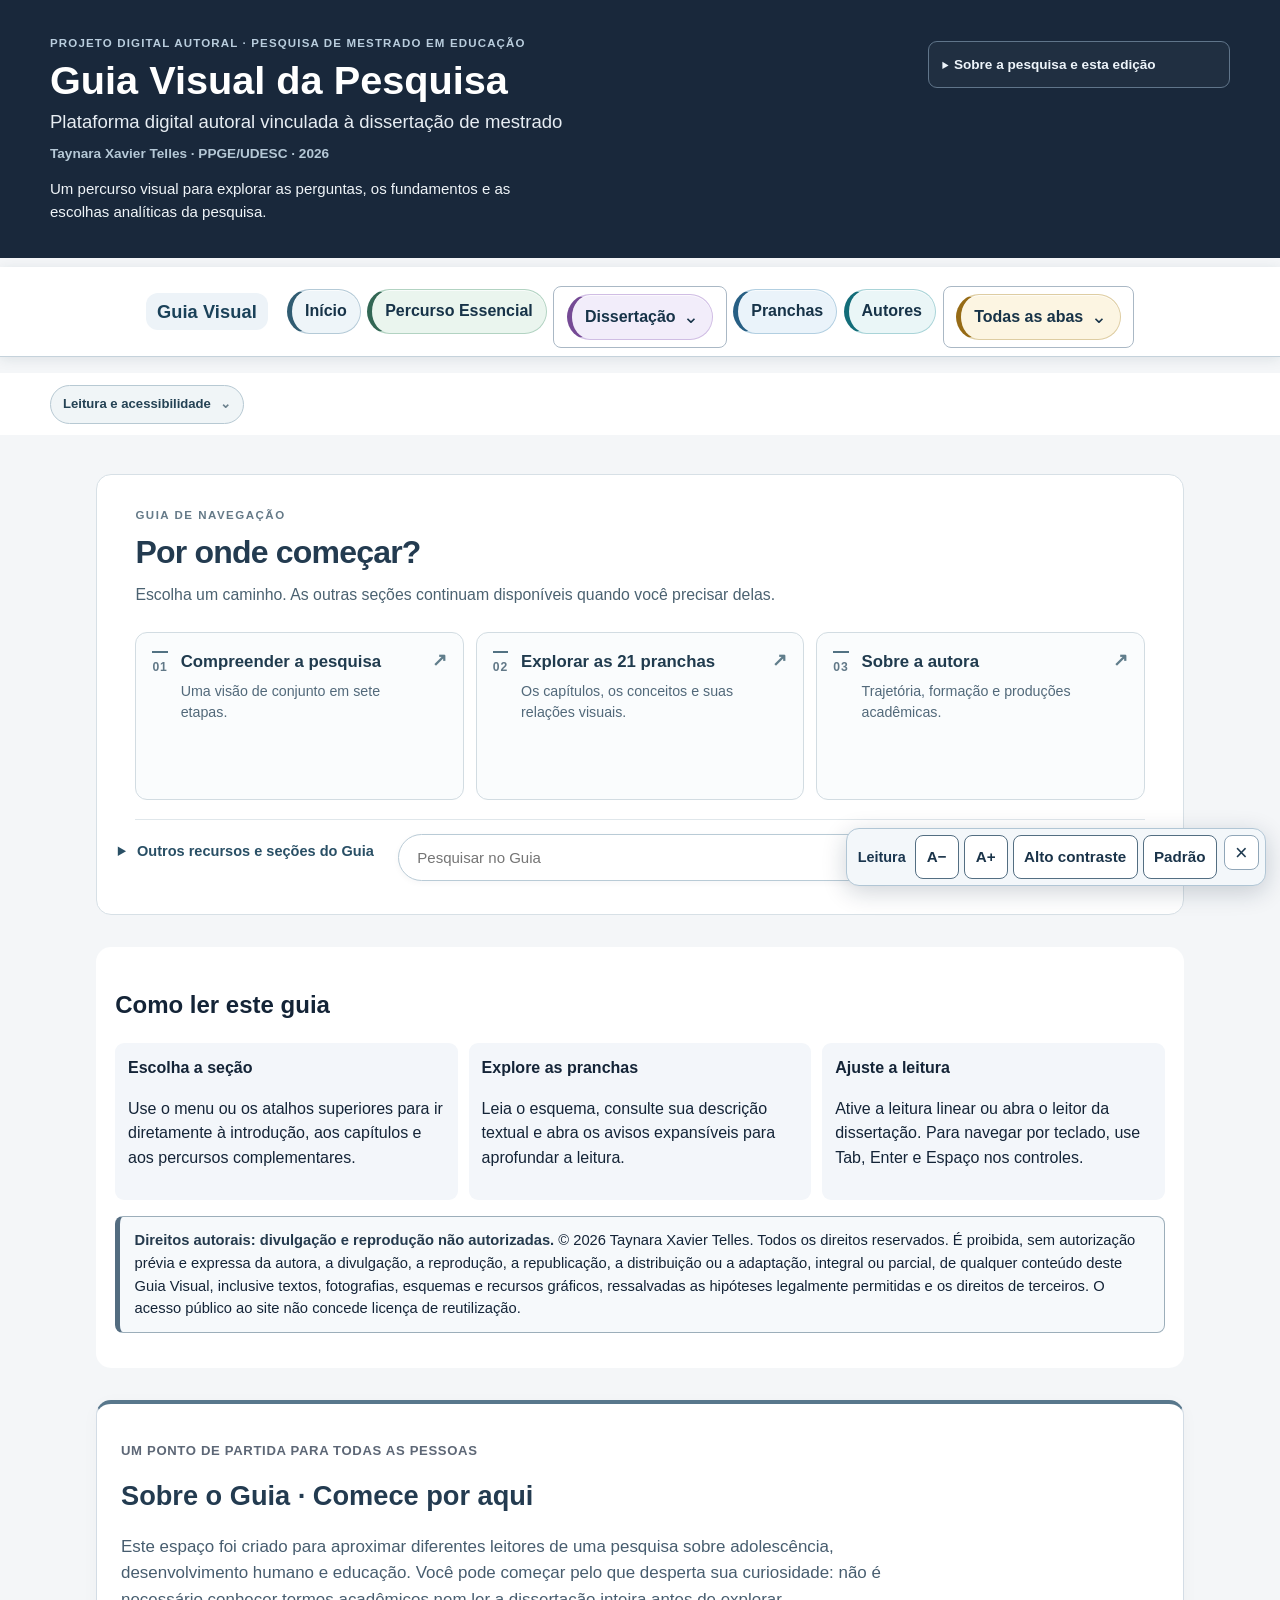
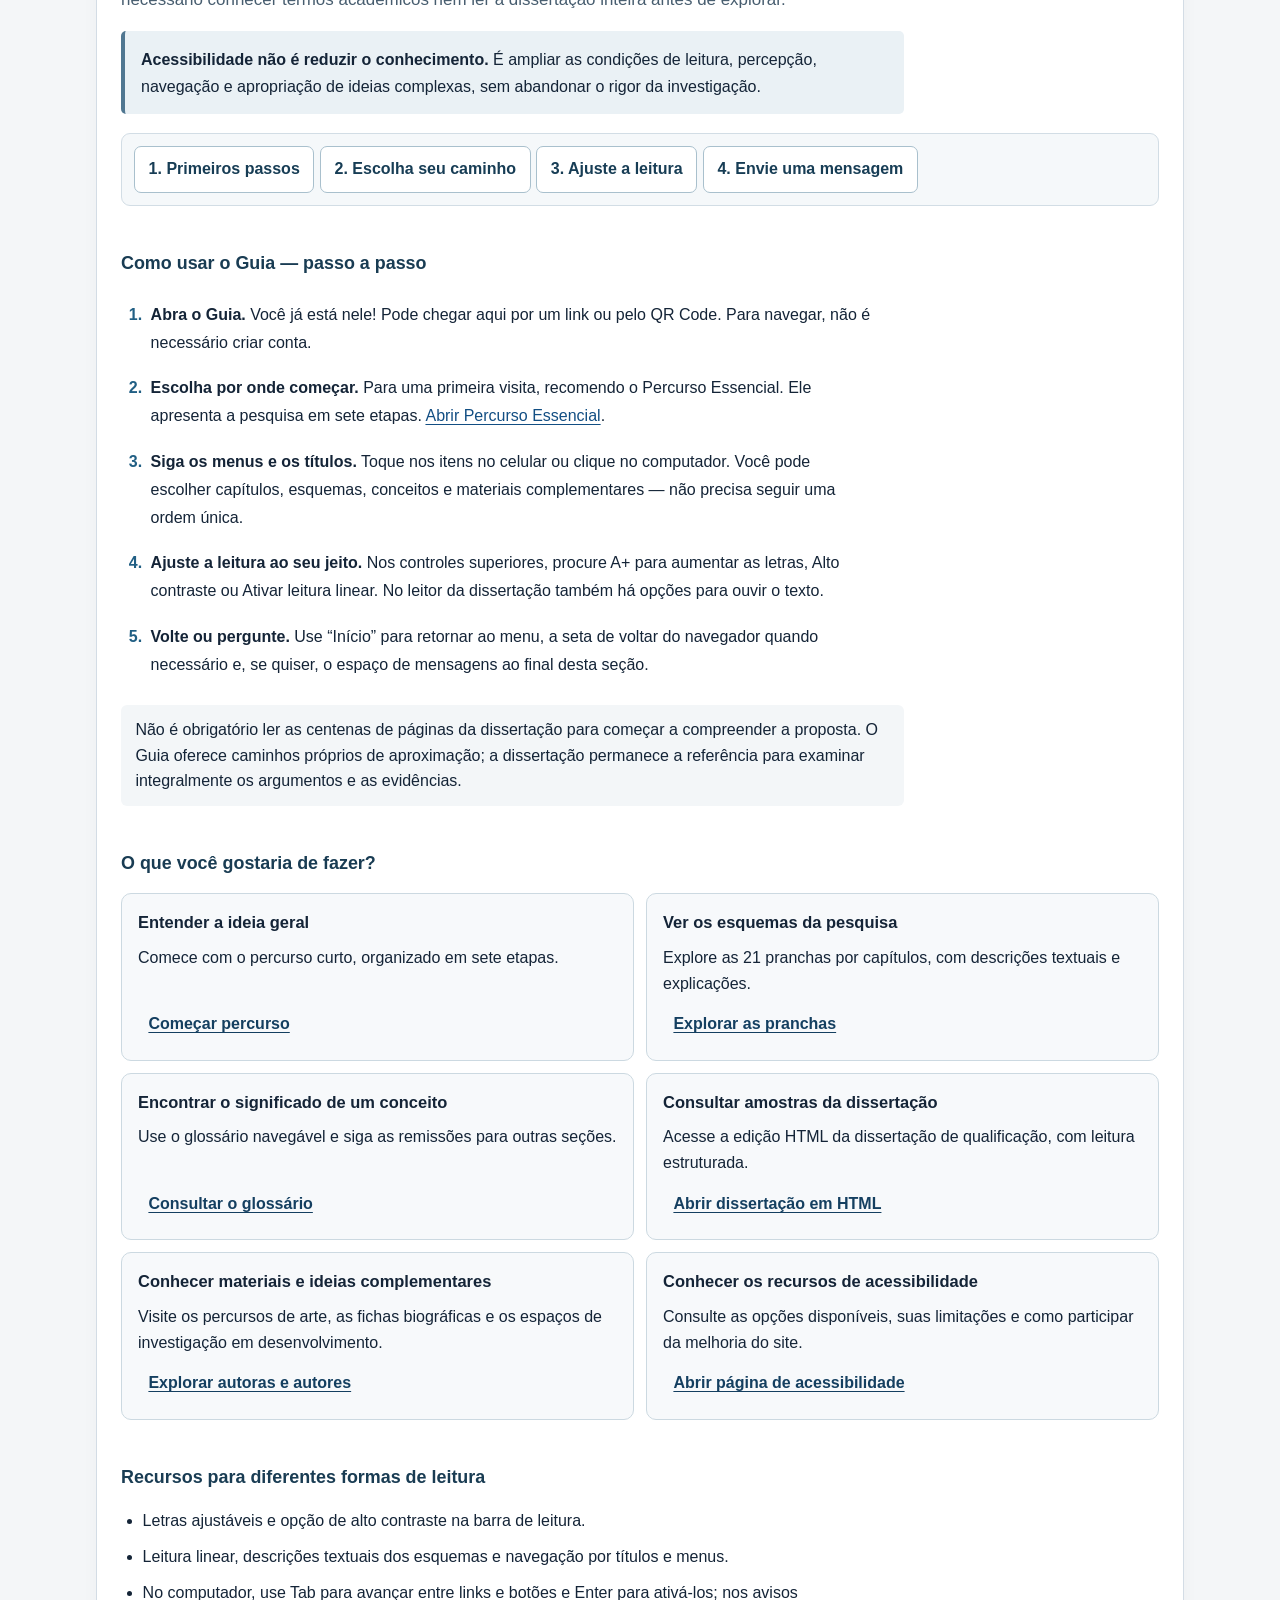
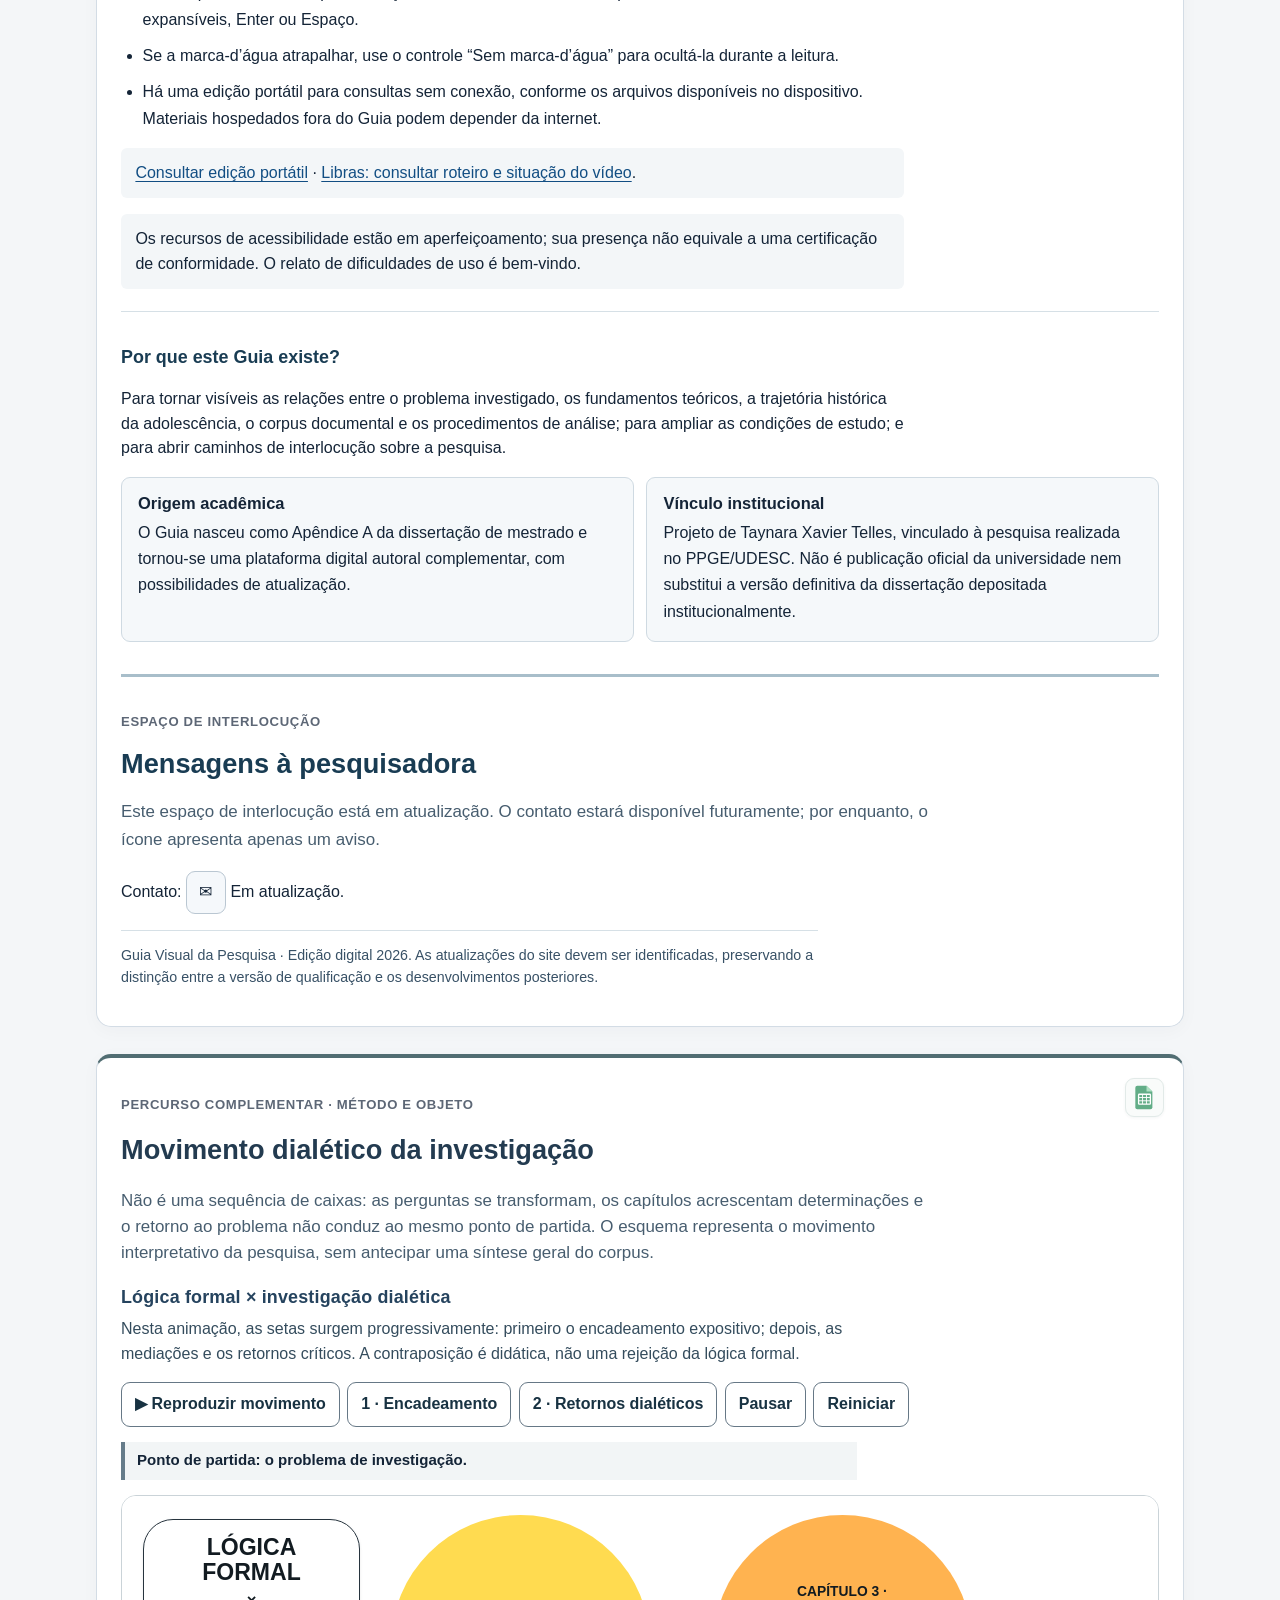
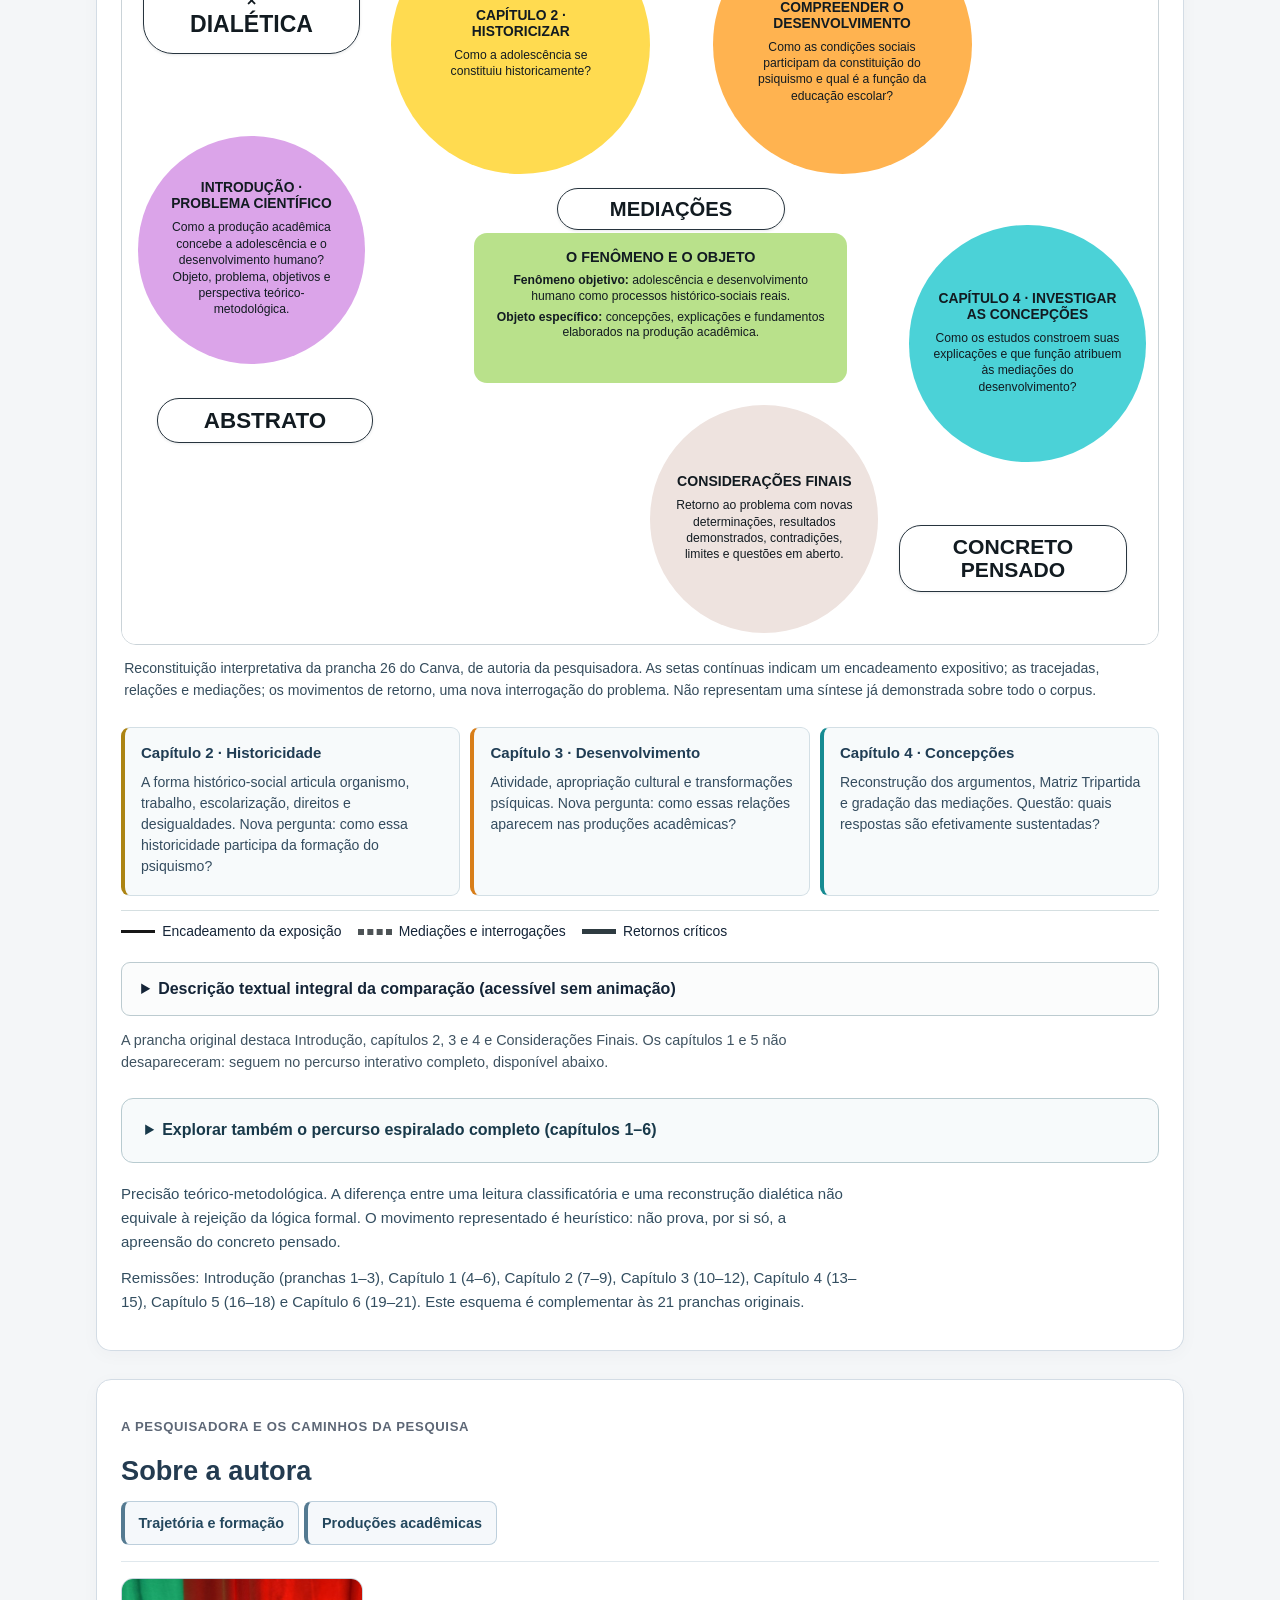
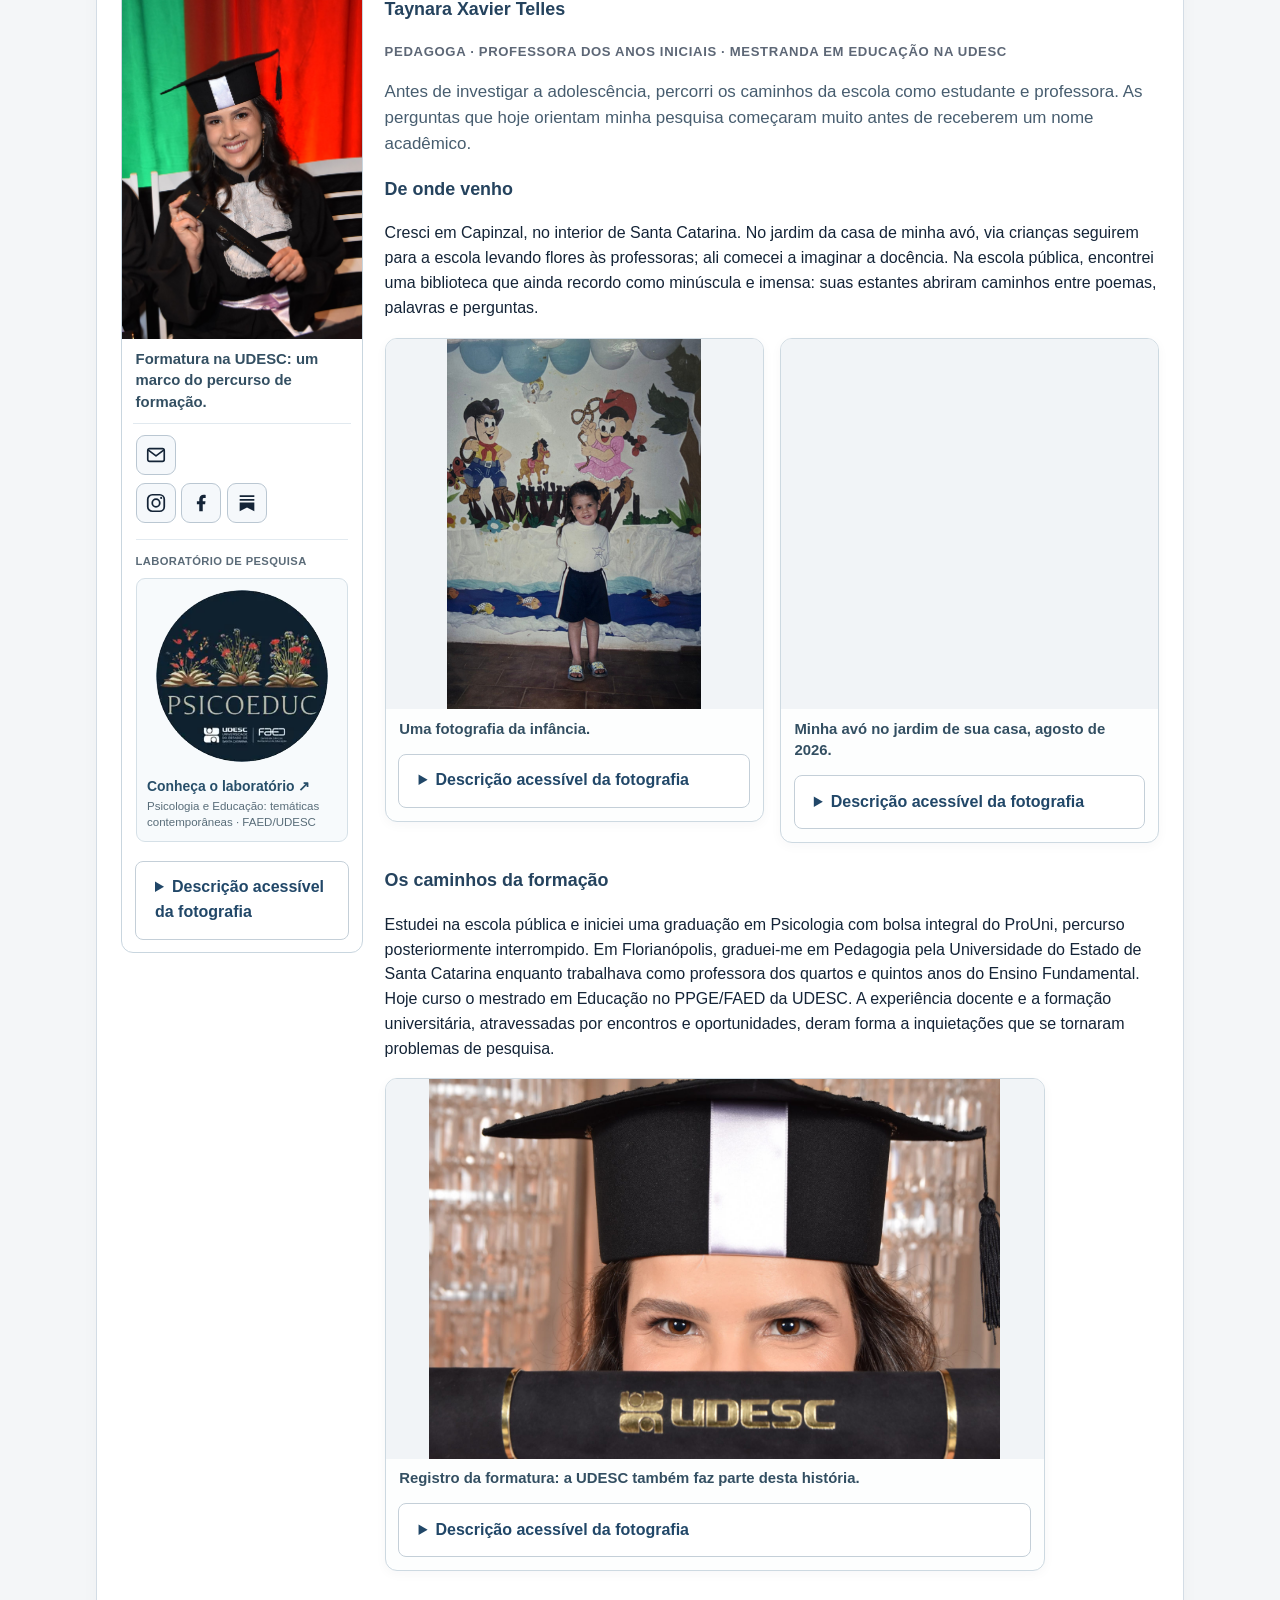
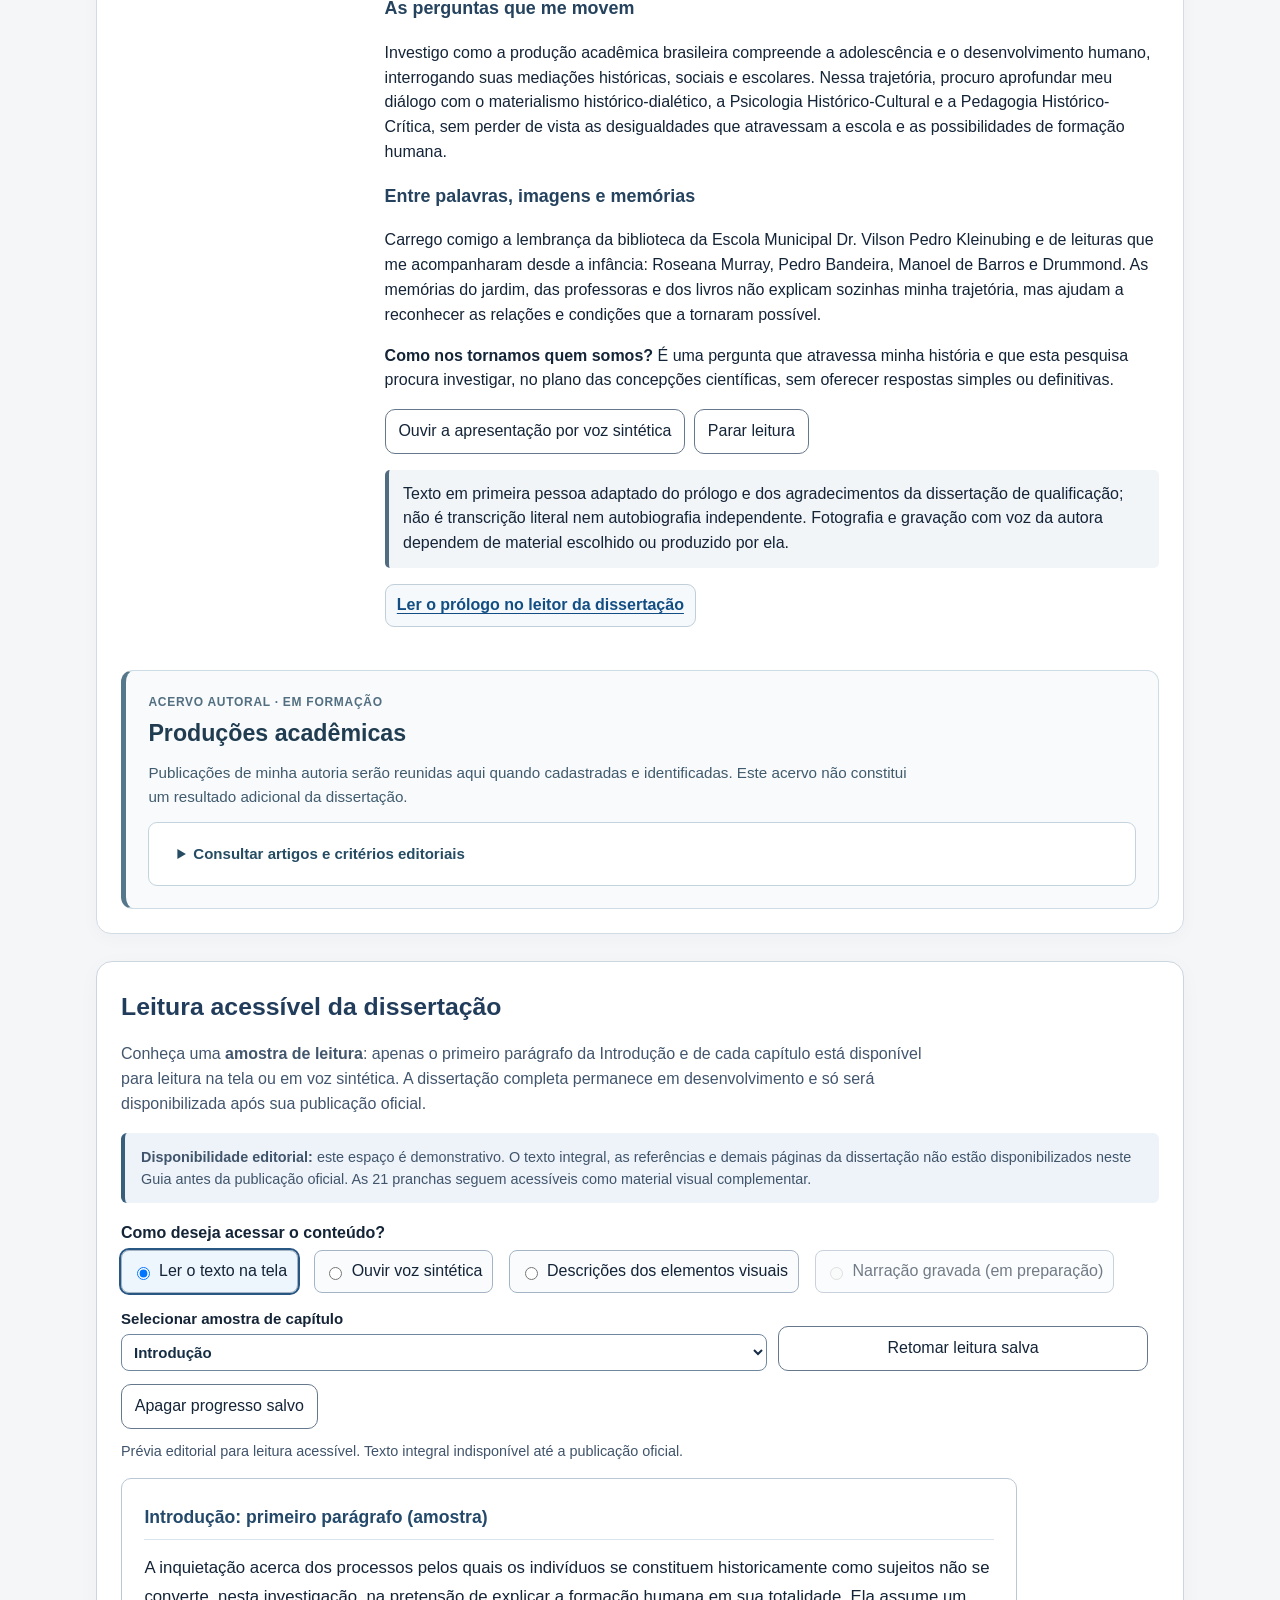
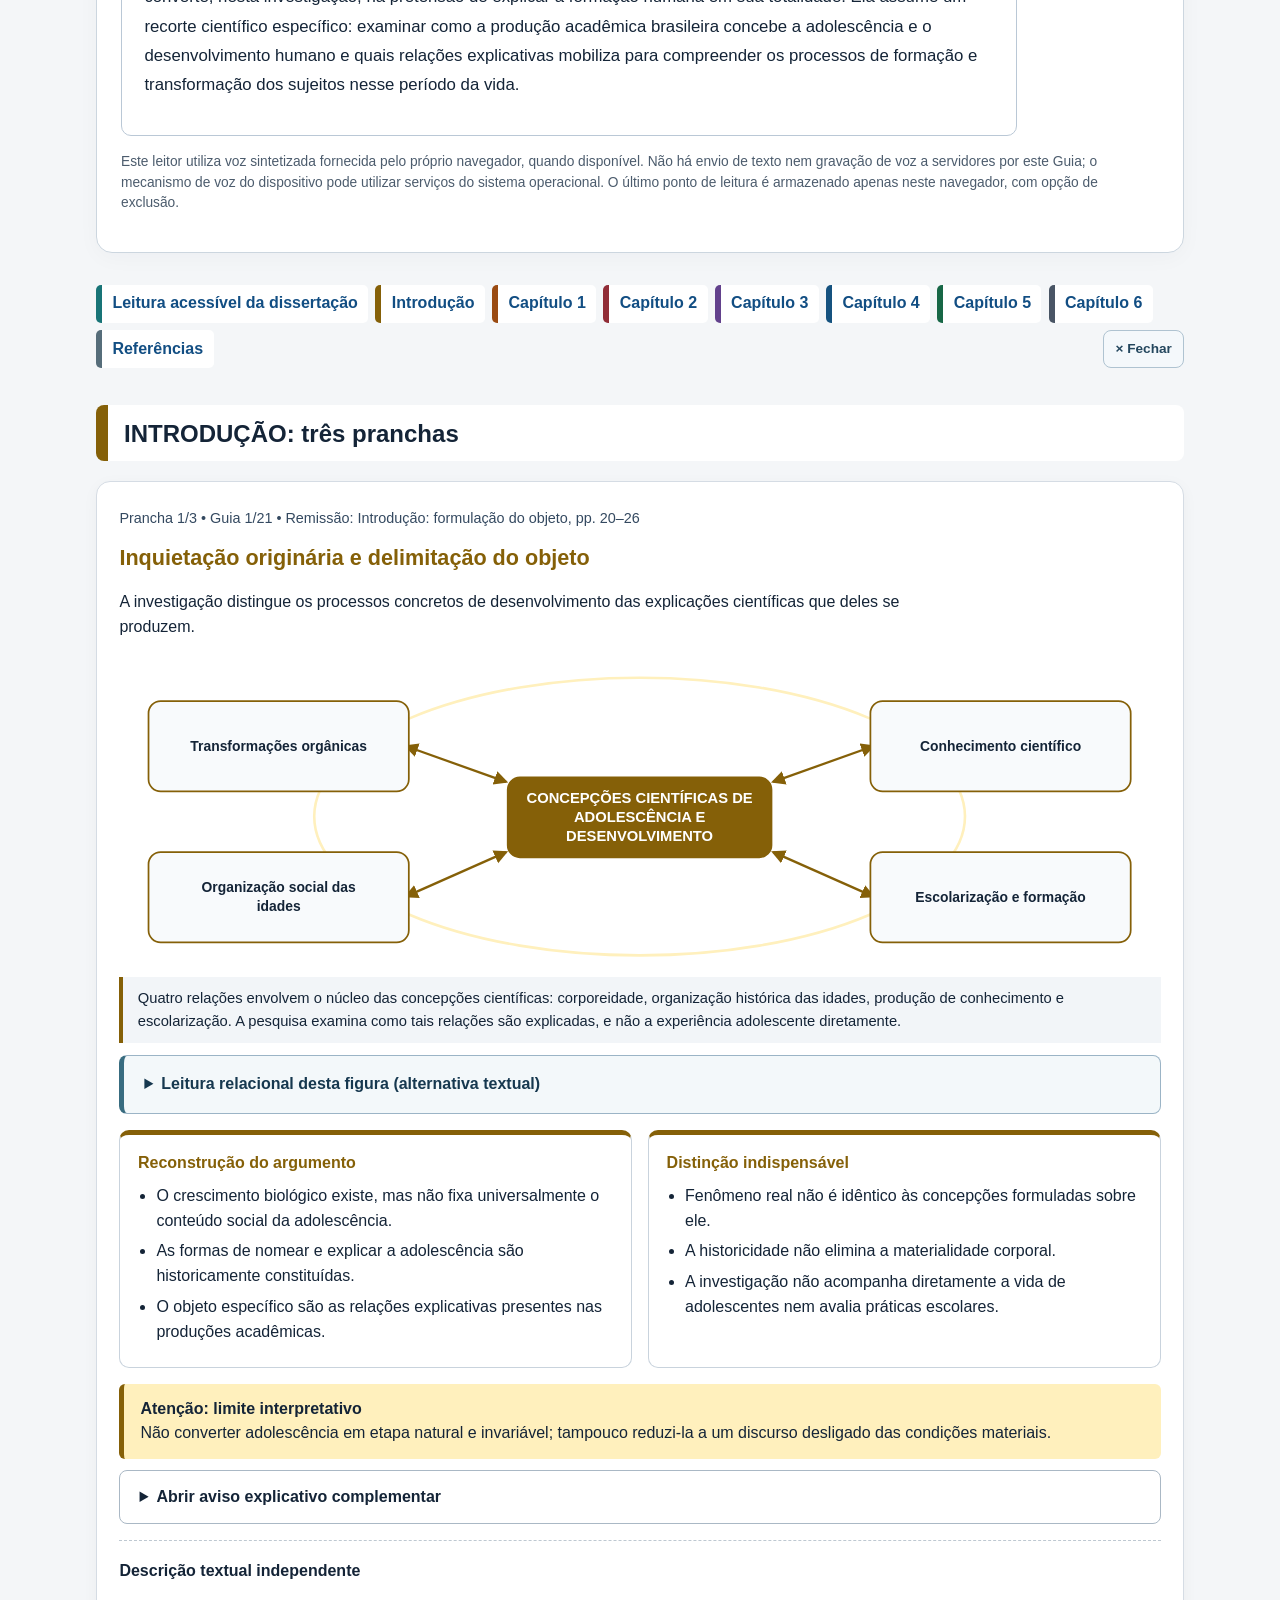
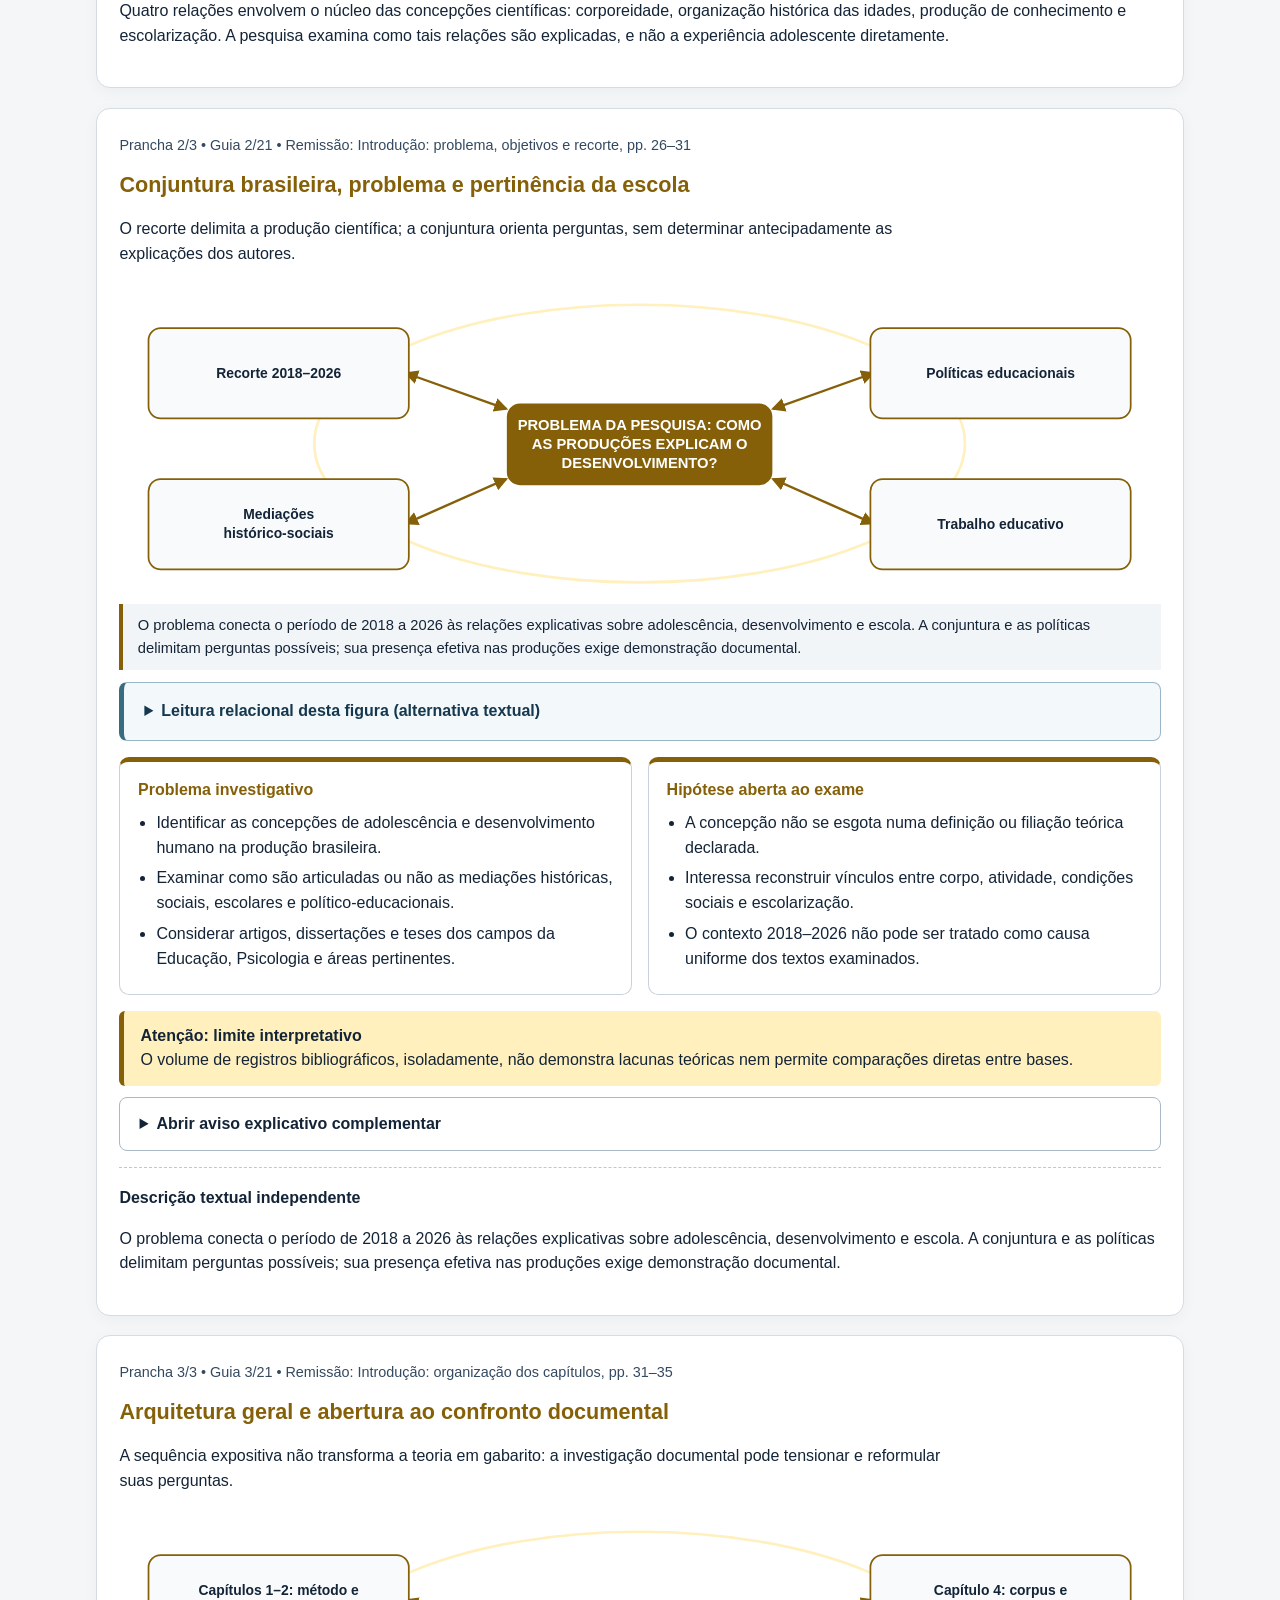
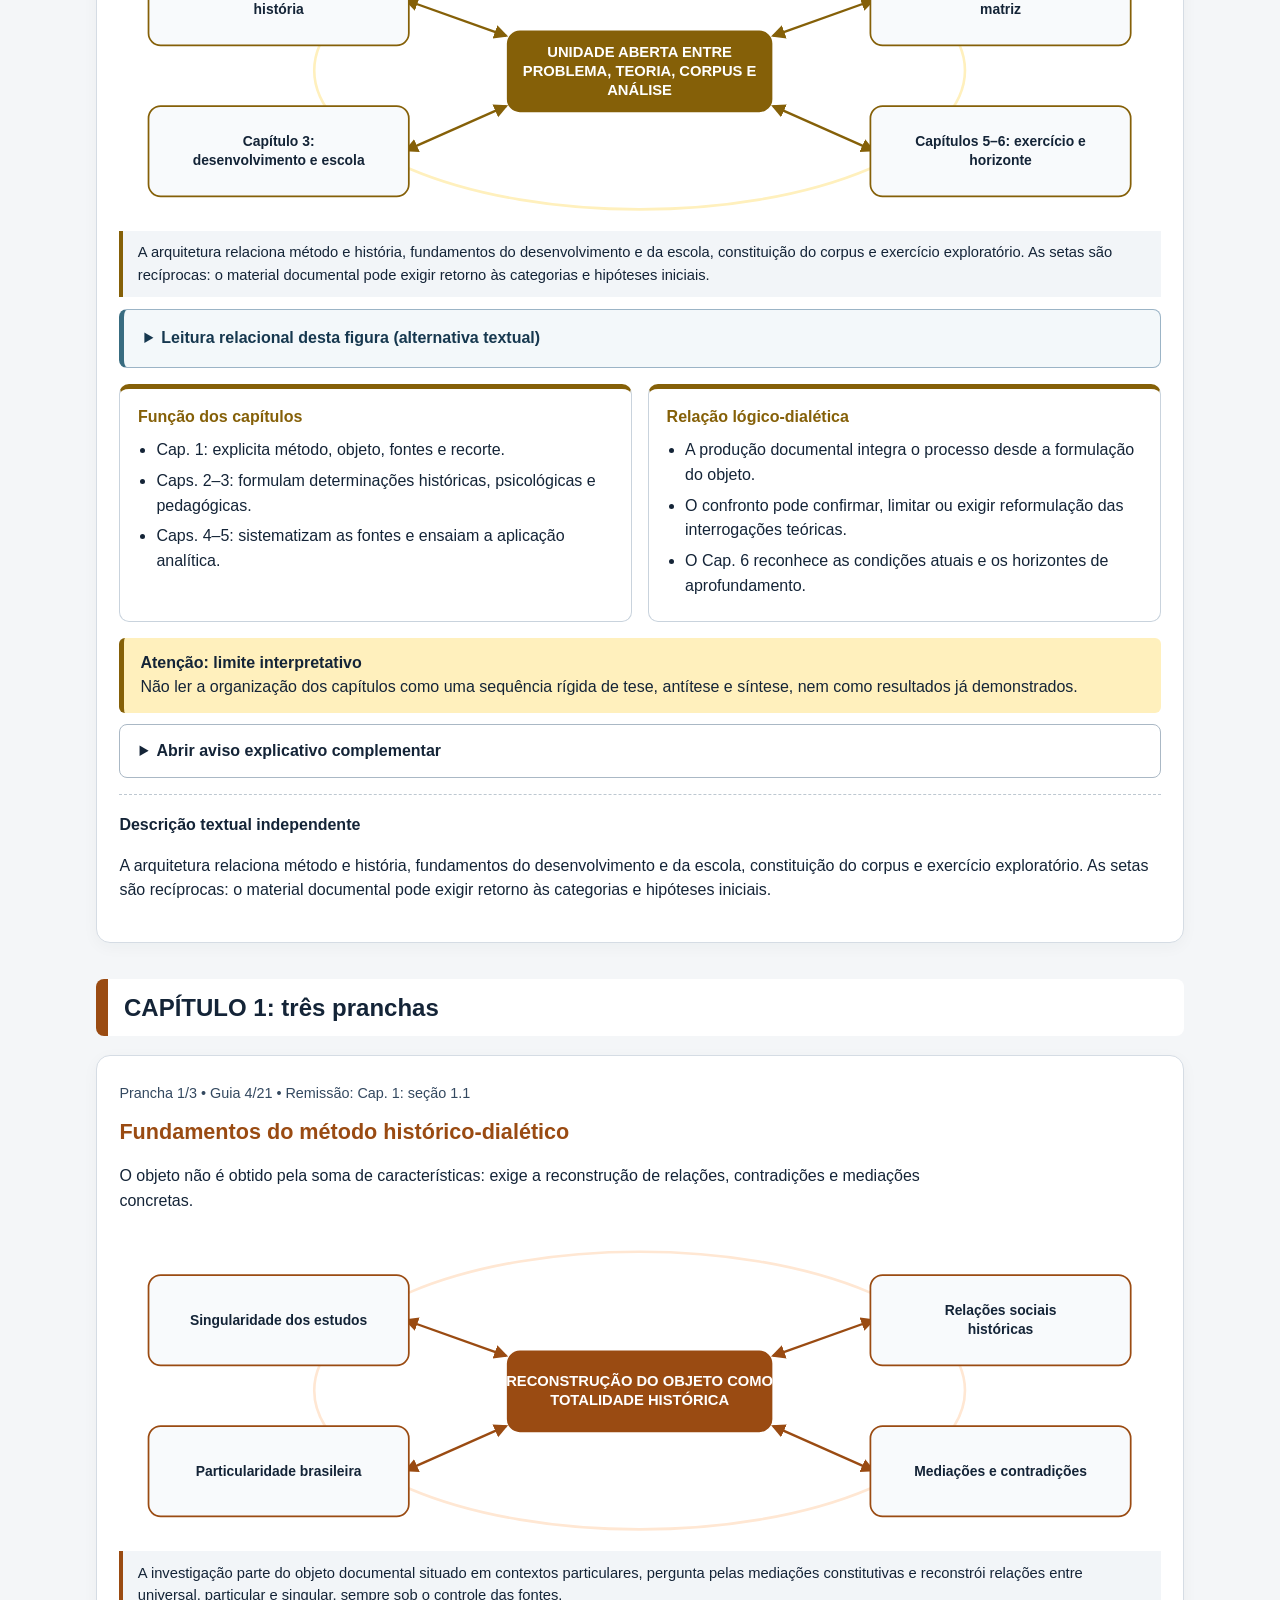
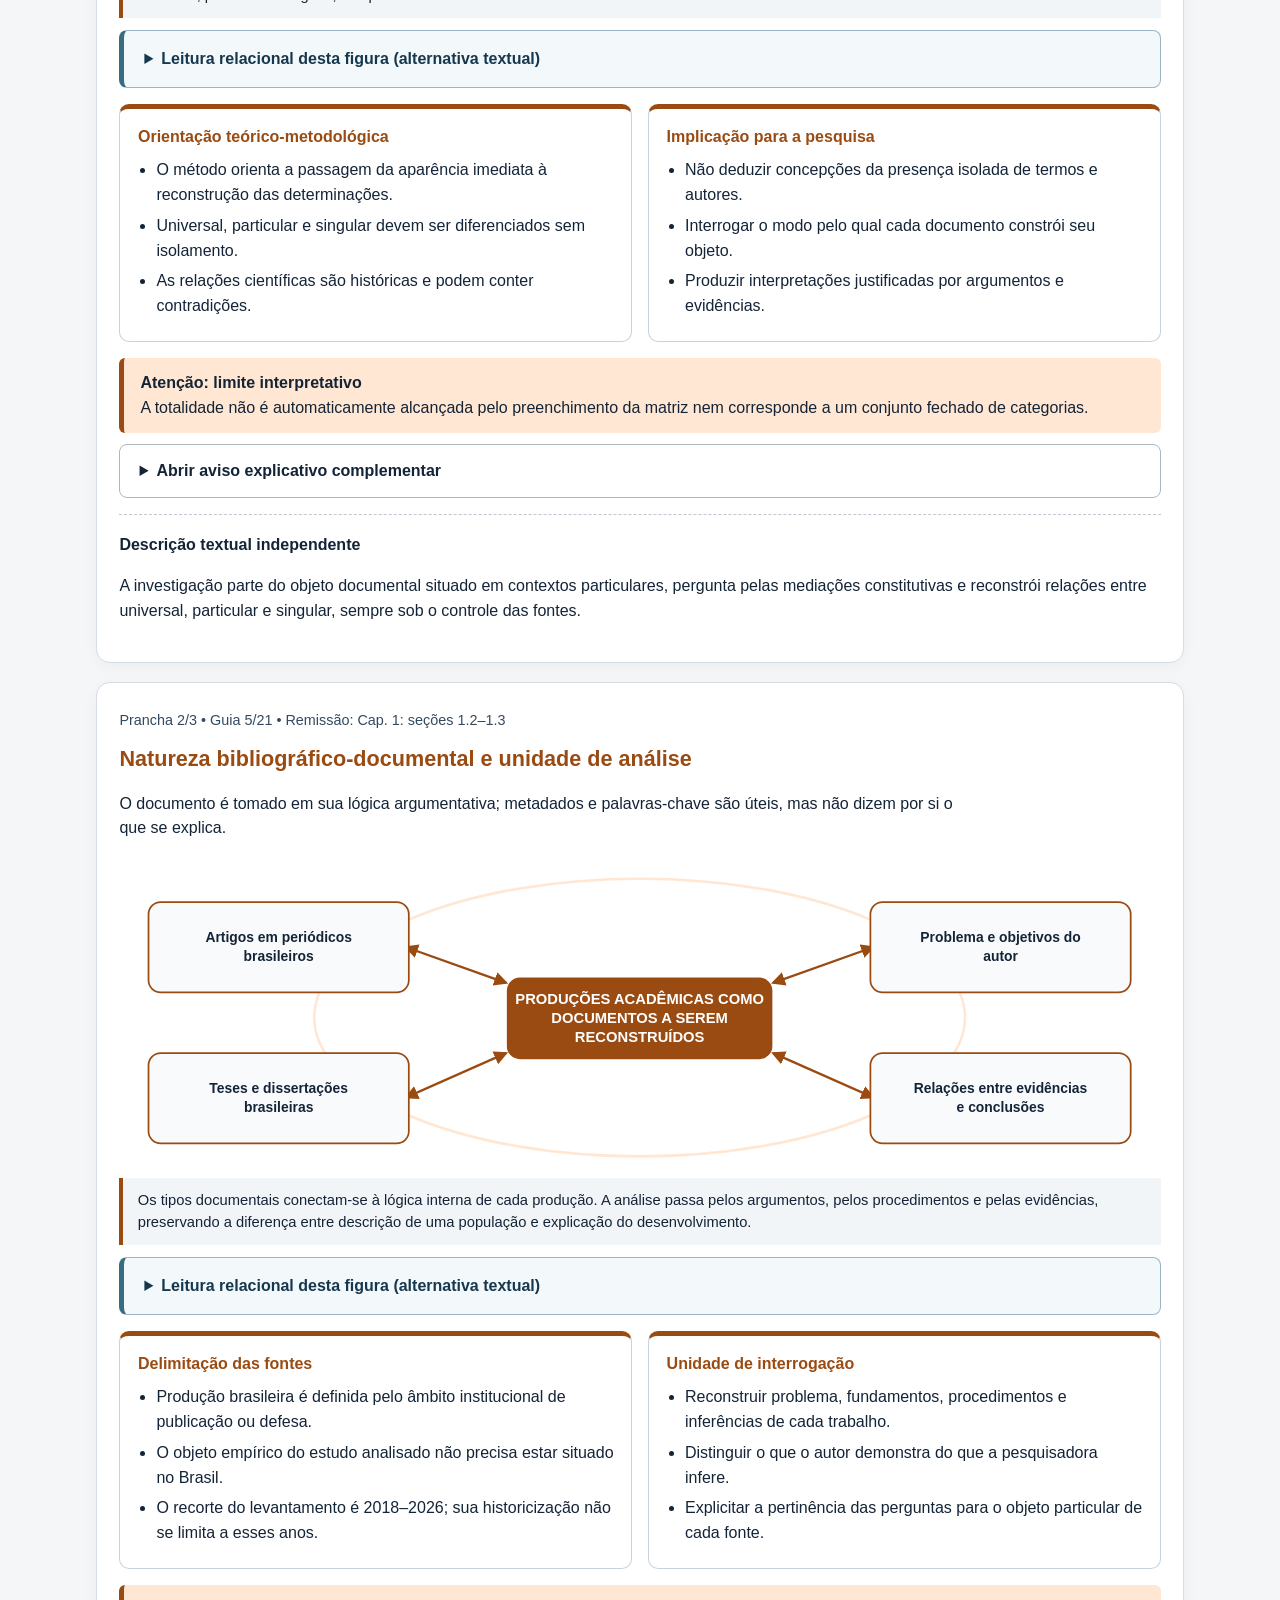
<file: index.html>
<!doctype html><html lang="pt-BR"><head>
<meta name="author" content="Taynara Xavier Telles"><meta name="copyright" content="© 2026 Taynara Xavier Telles. Direitos reservados, ressalvados direitos de terceiros e limitações legais."><meta charset="utf-8">
<meta name="viewport" content="width=device-width, initial-scale=1">
<title>Guia Visual da Pesquisa · Plataforma digital autoral</title>
<meta name="description" content="Plataforma digital autoral de Taynara Xavier Telles vinculada à dissertação de mestrado: acessibilidade, divulgação científica e exploração dos fundamentos da pesquisa.">
<style>
:root { color-scheme:light; --ink:#142437; --sub:#405368; --focus:#1462ab; }
* { box-sizing:border-box; }
html { scroll-behavior:smooth; }
body { margin:0; font-family:Arial, sans-serif; color:var(--ink); background:#f4f6f8; line-height:1.55; }
a { color:#124e83; text-underline-offset:3px; }
button,summary { font:inherit; }
button { cursor:pointer; background:#fff; border:1px solid #66788c; border-radius:10px; padding:.55rem .8rem; color:var(--ink); }
button:focus-visible,a:focus-visible,summary:focus-visible { outline:3px solid var(--focus); outline-offset:3px; }
.skip { position:absolute; left:-999px; top:auto; } .skip:focus { left:1rem; top:1rem; z-index:9; background:#fff; padding:.8rem; }
header.site { background:#19283b; color:white; padding:2.3rem max(1rem,calc((100vw - 1100px)/2)); }
header.site h1 { font-size:clamp(1.55rem,3vw,2.2rem); margin:.3rem 0; }
header.site p { max-width:85ch; margin:.35rem 0; }
header.site .thesis-source { margin-top:1.2rem; padding:.75rem 1rem; max-width:85ch; border-left:3px solid #8ca8bd; background:rgba(255,255,255,.055); font-size:.86rem; line-height:1.5; }
header.site .thesis-source-title { font-size:.88rem; font-weight:700; margin:0 0 .35rem; }
header.site .thesis-source-note { opacity:.9; margin:.6rem 0 0; }
.tools { position:sticky; top:0; background:#fff; border-bottom:2px solid #d6dde5; z-index:3; padding:.55rem max(1rem,calc((100vw - 1100px)/2)); display:flex;gap:.5rem;flex-wrap:wrap;align-items:center; }
nav[aria-label] { display:flex;flex-wrap:wrap;gap:.35rem;margin:.55rem 0 1rem; }
nav a { display:inline-block; border-left:6px solid var(--tag); padding:.42rem .65rem; border-radius:5px; background:#fff; font-weight:bold; text-decoration:none; }
main { max-width:1120px; padding:1.2rem 1rem 5rem; margin:auto; }
.intro { background:white; border-radius:15px; padding:1.2rem; margin-bottom:2rem; }
.rules { display:grid; grid-template-columns:repeat(3,minmax(0,1fr)); gap:.7rem; }
.rules>div { padding:.8rem; background:#f3f6fa; border-radius:9px; }
.chapter>h2 { border-left:12px solid var(--tone); padding:.6rem 1rem; background:white; border-radius:8px; margin:2.3rem 0 1rem; font-size:1.5rem; }
.plate { background:white; border:1px solid #d5dce4; border-radius:14px; padding:1.4rem; margin:1.2rem 0; box-shadow:0 4px 16px #19283b0a; break-inside:avoid; }
.plate h3 { color:var(--tone); margin:.15rem 0 .4rem; font-size:1.35rem; }
.ref { font-size:.9rem; color:#344960; margin:.2rem 0 .7rem; }
.lead { font-weight:500; max-width:95ch; }
.diagram { margin:1rem 0 .7rem; }
.diagram svg { display:block; width:100%; height:auto; max-height:340px; }
.diagram figcaption { font-size:.92rem; background:#f2f5f8; padding:.65rem .9rem; border-left:4px solid var(--tone); }
.cards { display:grid; grid-template-columns:1fr 1fr; gap:1rem; margin:1rem 0; }
.card { border-radius:10px; padding:1rem; border:1px solid #c9d3dd; border-top:5px solid var(--tone); }
.card h4 { margin:0 .1rem .5rem; color:var(--tone); }
.card ul { margin:.1rem 0 .1rem; padding-left:1.25rem; }
.card li { margin-bottom:.38rem; }
.warning { background:var(--pale); border-left:5px solid var(--tone); padding:.8rem 1rem; border-radius:6px; }
.warning strong { display:block; }
details { margin-top:.7rem; border:1px solid #aab8c5; border-radius:8px; background:#fff; padding:.45rem .8rem; }
summary { cursor:pointer; font-weight:bold; padding:.4rem; }
details p { margin:.5rem; }
.description { border-top:1px dashed #bec8d1; margin-top:1rem; padding-top:.85rem; }
.description h4 { margin:.25rem 0; font-size:1rem; }
footer { padding:1.5rem; font-size:.9rem; text-align:center; color:var(--sub); }
.linear .diagram { display:none; }
.linear .cards { grid-template-columns:1fr; }
.linear .plate { max-width:860px; }
.linear .description { border-top:2px solid #8d9cab; }
@media(max-width:750px) { .rules,.cards {grid-template-columns:1fr;} .plate{padding:1rem;} nav a{font-size:.88rem;} }
@media(prefers-reduced-motion:reduce) { html{scroll-behavior:auto;} }
@media print { body{background:#fff;} .tools,nav,button,.skip{display:none!important;} main{max-width:none;} .plate{break-after:page;box-shadow:none;border:0;} details {display:block;} details:not([open]) > *:not(summary){display:block;} .diagram svg {height:auto;} .site {background:white!important;color:black!important;} }

/* Leitor da dissertação: versão de qualificação. Estilos isolados do Guia original. */
.reader-shell { --r-border:#bac8d6; background:#fff; border:1px solid #ccd6df; border-radius:16px; padding:clamp(1rem,2vw,1.5rem); margin:1.25rem 0 2rem; box-shadow:0 5px 22px #19283b08; }
.reader-shell h2 {margin:.1rem 0 .4rem; font-size:1.55rem; color:#223d5b;}
.reader-lead { color:#42566e; max-width:90ch; }
.reader-modes {display:flex;flex-wrap:wrap;gap:.65rem 1rem; border:0; margin:1.1rem 0 .85rem; padding:0;}
.reader-modes legend { font-weight:bold; padding:0 0 .3rem; }
.reader-modes label {border:1px solid #a4b4c5;background:#f9fbfd;padding:.5rem .6rem;border-radius:8px;display:inline-flex;gap:.4rem;align-items:center;cursor:pointer;}
.reader-modes label:has(input:checked) {outline:2px solid #285783;background:#edf5fd;}
.reader-modes label:has(input:disabled) {opacity:.6;cursor:not-allowed;}
.reader-grid {display:grid;grid-template-columns:1.4fr .8fr auto;gap:.7rem;align-items:end;margin:.85rem 0;}
.reader-grid label, .reader-voice label {display:grid;gap:.25rem;font-weight:600; font-size:.94rem;}
.reader-shell select,.reader-shell input[type='number'], .reader-shell input[type='range'] {padding:.5rem;border:1px solid #6f879f;border-radius:8px;max-width:100%;font:inherit;background:white;color:#162e45;}
.reader-grid select { width:100%; }
.reader-help,.reader-status,.reader-meta {font-size:.9rem;color:#40546b;}
.reader-help { background:#edf3f8; padding:.8rem 1rem; border-left:4px solid #385e7c; border-radius:6px;margin:.9rem 0; }
.reader-toolbar {display:flex;flex-wrap:wrap;align-items:center;gap:.5rem;margin:.7rem 0;}
.reader-voice { display:grid;grid-template-columns:minmax(11rem,1.7fr) minmax(8rem,1fr) auto;gap:.8rem; align-items:end; padding:.9rem;background:#f5f8fb;border-radius:10px;margin:.6rem 0; }
.reader-shell button {min-height:40px;}
.reader-shell button[disabled] {opacity:.55;cursor:not-allowed;}
.reader-status {min-height:1.4em;margin:.35rem 0;}
.reader-text {margin:1rem 0;background:#fff;border:1px solid var(--r-border);border-radius:10px;padding:clamp(.9rem,2vw,1.4rem);font-size:1.05rem;line-height:1.75;max-width:96ch;}
.reader-text h3 {font-size:1.1rem;color:#24496a;margin:0 0 .7rem;padding-bottom:.4rem;border-bottom:1px solid #dbe3ec;}
.reader-text p {margin:.8rem 0;text-align:left;overflow-wrap:anywhere;}
.reader-text p.reader-heading {font-weight:bold;}
.reader-text p.reader-footnote {border-left:3px solid #9caec0;padding:.55rem .7rem;background:#f7f9fc;font-size:.92rem;}
.reader-text p.reader-speaking {background:#fff2c8;outline:2px solid #d19a18;outline-offset:3px;border-radius:3px;}
.reader-description-list {display:grid;gap:.65rem;margin:1rem 0;}
.reader-description-card {border:1px solid #cbd6e0;border-radius:10px;padding:.85rem;background:#fbfcfe;}
.reader-description-card h3 {font-size:1.05rem;margin:0 0 .35rem;}
.reader-description-card p {margin:.3rem 0;}
.reader-shell a.reader-source {padding:.45rem .6rem;display:inline-block;}
.reader-hidden {display:none!important;}
.reader-note {color:#4c5c6d;font-size:.86rem;line-height:1.5;}
.reader-rate {display:flex;gap:.45rem;align-items:center;}
.reader-rate output {min-width:2.6rem;font-variant-numeric:tabular-nums;}
@media(max-width:800px){.reader-grid{grid-template-columns:1fr 1fr;}.reader-grid>label:first-child{grid-column:1/-1}.reader-voice{grid-template-columns:1fr}.reader-modes{display:grid;grid-template-columns:1fr}.reader-modes label{width:100%;}}
@media print {.reader-voice,.reader-toolbar,.reader-modes,.reader-grid,.reader-help{display:none!important;}.reader-text{border:0;padding:0}.reader-shell{box-shadow:none}.reader-hidden{display:block!important}}

/* gv-expansao-141126: novos percursos, sem alterar a estrutura das pranchas originais */
#explorar,#roteiro,#autora,#galeria,#arte,#fontes{scroll-margin-top:5.5rem}
.extra-menu,.extra-panel{background:#fff;border:1px solid #d3dce5;border-radius:15px;padding:clamp(1rem,2.3vw,1.5rem);margin:1.1rem 0 1.7rem;box-shadow:0 4px 18px #19283b08}
.extra-menu h2,.extra-panel h2{font-size:clamp(1.35rem,2.4vw,1.7rem);margin:.15rem 0 .55rem;color:#233b50}
.extra-menu p,.extra-panel p{max-width:88ch}
.extra-menu-list{display:grid;grid-template-columns:repeat(3,minmax(0,1fr));gap:.6rem;margin:.75rem 0 1rem}
.extra-menu-list a{padding:.7rem .85rem;border:1px solid #b6c7d5;border-radius:9px;color:#183c56;background:#f7fafc;text-decoration:none;display:block;font-weight:700}
.extra-menu-list a:focus-visible,.extra-menu-list a:hover{background:#e8f0f6;text-decoration:underline}
.extra-menu .language-tool{border-top:1px solid #d9e1e8;padding-top:.9rem;margin-top:1.1rem;display:flex;gap:.8rem;flex-wrap:wrap;align-items:center}
.language-tool label{font-weight:bold}
.language-tool select{font:inherit;padding:.6rem .75rem;min-height:44px;border:1px solid #536c80;border-radius:9px;background:white;color:#152d43}
.language-scope{font-size:.9rem;color:#4a5d6c;max-width:80ch}
.panel-lead{color:#475d6f;font-size:1.06rem}
.author-layout{display:grid;grid-template-columns:minmax(165px,1fr) minmax(0,3.2fr);gap:1.35rem;align-items:start}
.author-portrait{min-height:240px;border:1px dashed #8da6b6;background:linear-gradient(140deg,#f5f1ec,#f1f5f7);border-radius:10px;padding:1.2rem;display:flex;flex-direction:column;justify-content:center;align-items:center;text-align:center;color:#4b6170}
.author-portrait strong{display:block;font-size:1.05rem;margin:.3rem 0}
.extra-panel .eyebrow{font-size:.82rem;letter-spacing:.05em;text-transform:uppercase;color:#5d6776;font-weight:700}
.author-layout h3,.extra-panel h3{font-size:1.12rem;color:#25435e}
.extra-panel .action-strip{display:flex;gap:.55rem;flex-wrap:wrap;align-items:center;margin:1rem 0}
.extra-panel .action-strip button{min-height:44px}
.extra-panel .action-strip .status{color:#40566e;font-size:.86rem;min-height:1.3em}
.crosslinks{display:flex;gap:.55rem;flex-wrap:wrap;margin:1rem 0}
.crosslinks a{display:inline-block;border:1px solid #c0cfda;border-radius:9px;padding:.5rem .7rem;background:#f6f9fc;font-weight:600}
.focus-cards{display:grid;grid-template-columns:repeat(2,minmax(0,1fr));gap:.85rem;margin:.9rem 0}
.focus-card{border:1px solid #d3dce5;border-radius:10px;padding:1rem;background:#fcfdfe}
.focus-card h3{margin:.05rem 0 .35rem}
.focus-card p{margin:.3rem 0}
.focus-card .note{font-size:.87rem;color:#586b7b}
.focus-card a{overflow-wrap:anywhere}
.route-list{display:grid;grid-template-columns:repeat(2,minmax(0,1fr));gap:.6rem;list-style:none;padding:0;margin:1rem 0}
.route-list li{margin:0}
.route-list a{display:block;background:#f5f8fb;border:1px solid #cbd8e2;border-radius:9px;padding:.7rem .8rem;text-decoration:none;font-weight:600;color:#24415b}
.route-list a:hover,.route-list a:focus-visible{background:#eaf1f7;text-decoration:underline}
.side-note{background:#f2f5f8;padding:.75rem .9rem;border-left:4px solid #516b81;border-radius:5px}
#banca-toggle[aria-pressed="true"]{background:#213c58;color:#fff}
.banca-mode .chapter .plate{font-size:1.12em}
.banca-mode .chapter .diagram svg{max-height:65vh}
.banca-mode .chapter .ref{font-size:.98rem}
[hidden]{display:none!important}
@media(max-width:790px){.extra-menu-list{grid-template-columns:repeat(2,1fr)}.author-layout{grid-template-columns:1fr}.author-portrait{min-height:150px}.focus-cards,.route-list{grid-template-columns:1fr}}
@media(max-width:480px){.extra-menu-list{grid-template-columns:1fr}}
@media print{.extra-menu,.extra-panel{box-shadow:none;break-inside:auto}.extra-menu-list,.language-tool,.action-strip,#roteiro{display:none!important}}


/* photo-extension-141126: fotos autorizadas, descrição e audiodescrição sintética */
.author-portrait.author-photo-main{display:block;margin:0;padding:0;border:1px solid #c9d6df;border-radius:12px;overflow:hidden;background:#fff;min-height:0;text-align:left;color:var(--ink)}
.author-photo-main img{display:block;width:100%;max-height:470px;height:auto;object-fit:cover;object-position:center top;background:#eef2f4}
.author-photo-main figcaption,.memory-figure figcaption,.graduation-figure figcaption{padding:.6rem .85rem;font-size:.93rem;color:#334f62;line-height:1.45;font-weight:600}
.memory-images{display:grid;grid-template-columns:repeat(2,minmax(0,1fr));gap:1rem;margin:1.1rem 0 1.5rem;max-width:780px;align-items:start}
.memory-figure,.graduation-figure{margin:0;background:#fdfefe;border:1px solid #cdd9e1;border-radius:12px;overflow:hidden;box-shadow:0 3px 12px #19283b09}
.memory-figure img{display:block;height:370px;max-width:100%;width:100%;object-fit:contain;object-position:center;background:#f1f4f7}
.graduation-figure{max-width:660px;margin:1rem 0 1.5rem}
.graduation-figure img{display:block;width:100%;height:auto;max-height:380px;object-fit:contain;background:#f1f4f7}
.photo-access{margin:.25rem .8rem .8rem;background:#fff;border:1px solid #c4cfd8}
.photo-access summary{font-weight:600;color:#214768}
.photo-access p{font-size:.91rem;line-height:1.6;text-align:left}
.photo-access button{min-height:44px;font-size:.91rem;margin:.2rem 0}
.photo-status{font-size:.85rem;display:block;color:#405e73;min-height:1.1em;padding:.1rem}
@media(max-width:730px){.memory-images{grid-template-columns:1fr 1fr;gap:.55rem}.memory-figure img{height:270px}}
@media(max-width:490px){.memory-images{grid-template-columns:1fr;max-width:430px}.memory-figure img{height:410px}}
@media print{.photo-access button,.photo-status{display:none!important}.memory-figure,.graduation-figure{break-inside:avoid}}


/* Guia Visual: atalhos flutuantes acessíveis */
.tools{gap:.45rem;align-items:center;box-shadow:0 3px 12px #14243712}
.tools nav.quick-nav{display:flex;flex:1 0 100%;flex-wrap:nowrap;gap:.45rem;margin:0;padding:.25rem 0 .35rem;overflow-x:auto;overscroll-behavior-inline:contain;scroll-snap-type:x proximity;white-space:nowrap;scrollbar-width:thin}
.tools nav.quick-nav a{flex:0 0 auto;display:inline-flex;align-items:center;scroll-snap-align:start;text-decoration:none;border:1px solid #b4c6d4;border-radius:999px;padding:.33rem .7rem;background:#f5f8fb;color:#153d57;font-size:.88rem;font-weight:700;min-height:39px}
.tools nav.quick-nav a:hover,.tools nav.quick-nav a:focus-visible{background:#dfecf5;text-decoration:underline}
html{scroll-padding-top:9rem}
#conteudo [id],#explorar{scroll-margin-top:9rem}
.author-contact{display:flex;gap:.5rem;flex-wrap:wrap;align-items:baseline;border-left:3px solid #5985a2;padding:.4rem .7rem;background:#f1f5f9;border-radius:5px}
.rights-notice{border:1px solid #9caeba;border-left:5px solid #536c80;padding:.75rem .9rem;background:#f6f9fb;border-radius:8px;margin:1rem 0;font-size:.92rem;line-height:1.55}
.rights-notice strong{color:#253a4d}
footer .rights-notice{max-width:1020px;margin:1rem auto;color:#293e50;text-align:left}
@media(max-width:630px){.tools{padding:.4rem .65rem}.tools>span{display:none}.tools nav.quick-nav{padding:.2rem 0}}
@media print{.tools{display:none!important}.rights-notice{break-inside:avoid}html{scroll-padding-top:0}}

/* Percurso dialético: seção interativa complementar, sem alterar as 21 pranchas */
#dialetica {--dial-ink:#223946;--dial-muted:#4a5f6b;--dial-line:#536972; scroll-margin-top:9rem; border-top:4px solid #516d72;}
#dialetica .dial-lead {max-width:86ch}
.dial-actionbar{display:flex;flex-wrap:wrap;gap:.6rem;align-items:center;margin:1rem 0}
.dial-actionbar button{min-height:44px;font-weight:600}
.dial-actionbar button[aria-pressed="true"]{background:#253f4b;color:#fff}
.dial-graphic{margin:1rem 0 .3rem;overflow-x:auto;border:1px solid #d6dce0;border-radius:14px;background:#fcfbf8;scrollbar-width:thin}
.dial-graphic svg{display:block;width:100%;min-width:740px;height:auto;aspect-ratio:1150/790}
.dial-path{fill:none;stroke:var(--dial-line);stroke-width:5;stroke-linecap:round;stroke-linejoin:round;marker-end:url(#dial-arrow)}
.dial-flow-arc{opacity:.68;transition:opacity .2s,stroke .2s,stroke-width .2s}
.dial-flow-arc.is-current{opacity:1;stroke:#183e4c;stroke-width:7}
.dial-return{fill:none;stroke:#7a5e5e;stroke-width:3.5;stroke-dasharray:10 11;stroke-linecap:round;marker-end:url(#dial-arrow-return)}
.dial-motion{fill:none;stroke:#f8f7f1;stroke-width:2.5;stroke-dasharray:4 24;pointer-events:none}
.dial-node{color:var(--dial-ink);text-decoration:none;cursor:pointer;outline:none}
.dial-node-disc{fill:var(--node-fill);stroke:#4b646a;stroke-width:2.2;transition:stroke-width .2s,stroke .2s}
.dial-node:is(:focus-visible,:hover,.is-current) .dial-node-disc{stroke:#143f56;stroke-width:5.5}
.dial-node:focus-visible .dial-node-disc{stroke-dasharray:10 5}
.dial-node text{font-family:Arial,sans-serif;fill:#172d38;text-anchor:middle;pointer-events:none}
.dial-node-kicker{font-size:15px;font-weight:700;letter-spacing:1px}
.dial-node-name{font-size:20px;font-weight:700}
.dial-node [data-tx="dialNode6b"]{font-size:16px}
.dial-central{fill:#f7f6ee;stroke:#668681;stroke-width:3;stroke-dasharray:11 7}
.dial-central-label{font:700 29px Arial,sans-serif;fill:#233e46;text-anchor:middle}
.dial-central-sub{font:19px Arial,sans-serif;fill:#293e48;text-anchor:middle}
.dial-central-small{font:italic 17px Arial,sans-serif;fill:#3c5862;text-anchor:middle}
.dial-caption{font-size:.94rem;line-height:1.65;color:#385061;margin:.6rem .15rem 1rem}
.dial-stepnav{display:grid;grid-template-columns:repeat(4,minmax(0,1fr));gap:.55rem;margin:1rem 0}
.dial-step{line-height:1.4;text-align:left;border:1px solid #bdcad1;border-left:5px solid #7c9297;border-radius:9px;background:#fafcfd;min-height:64px;color:#203d4a}
.dial-step.is-current{border-left-color:#193f50;background:#e6f0f2;box-shadow:inset 0 0 0 1px #73929b}
.dial-detail{border:1px solid #c4d5d5;border-left:5px solid #416f70;background:#f5f9f8;border-radius:9px;padding:1rem 1.15rem;min-height:154px}
.dial-detail h3{font-size:1.15rem!important;color:#244650!important;margin:0 0 .45rem!important}
.dial-detail p{margin:.4rem 0 .75rem}
.dial-detail a{font-weight:700}
.dial-linear{background:#f7f9fa;border:1px solid #c7d4da;border-radius:10px;padding:1rem 1.1rem;margin:1rem 0}
.dial-linear ol{padding-left:1.3rem;margin:.5rem 0}
.dial-linear li{margin:.7rem 0;line-height:1.55}
.dial-explanation{font-size:.94rem;line-height:1.6;color:#334e60;margin:.75rem 0}
.dial-section .dial-linear{display:none}
.dial-section.is-linear .dial-graphic,.linear .dial-section .dial-graphic{display:none}
.dial-section.is-linear .dial-linear,.linear .dial-section .dial-linear{display:block}
@media(prefers-reduced-motion:no-preference){
 .dial-section:not(.is-paused) .dial-motion{animation:dial-moving-stroke 15s linear infinite}
 .dial-section:not(.is-paused) .dial-return{animation:dial-moving-stroke 20s linear infinite}
}
@keyframes dial-moving-stroke{to{stroke-dashoffset:-280}}
@media(max-width:820px){.dial-stepnav{grid-template-columns:repeat(2,minmax(0,1fr))}.dial-graphic svg{min-width:850px}}
@media(max-width:470px){.dial-stepnav{grid-template-columns:1fr}.dial-graphic svg{min-width:820px}}
@media print{.dial-actionbar,.dial-stepnav{display:none!important}.dial-graphic{overflow:visible}.dial-graphic svg{min-width:0}.dial-linear{display:block!important}.dial-section{break-before:page}.dial-section .dial-detail{break-inside:avoid}}


/* Controles de leitura acessível, compartilhados entre as páginas do Guia */
.accessibility-controls{display:none;align-items:center;flex-wrap:wrap;gap:.3rem;padding:.3rem .45rem;border-radius:12px;background:#eef3f8;border:1px solid #afc0cf}
html.gv-a11y-ready .accessibility-controls{display:inline-flex}
.accessibility-controls .a11y-label{font-weight:700;font-size:.88rem;color:#19354e;padding:0 .25rem}
.accessibility-controls button{font:inherit;font-weight:700;min-height:44px;min-width:44px;padding:.45rem .62rem;white-space:nowrap;background:#fff;color:#1a3349;border:1px solid #536e82;border-radius:8px}
.accessibility-controls button[aria-pressed="true"]{background:#19283b;color:#fff;border-color:#19283b}
.accessibility-controls button:disabled{opacity:.5;cursor:not-allowed}
.accessibility-controls button:focus-visible{outline:3px solid #ce7400;outline-offset:2px}
.a11y-visually-hidden{position:absolute!important;width:1px!important;height:1px!important;padding:0!important;margin:-1px!important;overflow:hidden!important;clip:rect(0,0,0,0)!important;white-space:nowrap!important;border:0!important}
.a11y-standalone{display:flex;justify-content:flex-end;max-width:1040px;margin:.8rem auto;padding:0 1rem}
html.gv-large-type .tools,html.gv-large-type .floating,html.gv-large-type .ma-floating{position:relative;top:auto}
@media(max-width:650px){.accessibility-controls{max-width:100%}.accessibility-controls .a11y-label{flex:1 0 100%}.tools .accessibility-controls{flex:1 0 auto}}
@media print{.accessibility-controls,.a11y-standalone{display:none!important}}
@media screen{
html.gv-high-contrast{--ink:#000;--sub:#000;--focus:#bf1600}
html.gv-high-contrast body{background:#fff!important;color:#000!important}
html.gv-high-contrast header{background:#000!important;color:#fff!important}
html.gv-high-contrast header :is(h1,h2,p,span,strong,a,small){color:#fff!important}
html.gv-high-contrast header a{text-decoration:underline!important}
html.gv-high-contrast header.site .thesis-source{background:#101010!important;color:#fff!important;border-color:#fff!important}
html.gv-high-contrast .tools,html.gv-high-contrast .accessibility-controls,html.gv-high-contrast .a11y-standalone{background:#fff!important;color:#000!important;border-color:#000!important;box-shadow:none!important}
html.gv-high-contrast .accessibility-controls .a11y-label{color:#000!important}
html.gv-high-contrast .accessibility-controls button{color:#000!important;background:#fff!important;border:2px solid #000!important}
html.gv-high-contrast .accessibility-controls button[aria-pressed="true"]{color:#fff!important;background:#000!important}
html.gv-high-contrast main *:not(svg):not(svg *){color:#000!important;background-color:#fff!important;border-color:#111!important;box-shadow:none!important;text-shadow:none!important}
html.gv-high-contrast main a{color:#002bba!important;text-decoration:underline!important}
html.gv-high-contrast main :is(button,input,textarea,select){border:2px solid #000!important}
html.gv-high-contrast main [aria-pressed="true"]{color:#fff!important;background:#000!important}
html.gv-high-contrast .tools nav.quick-nav a,html.gv-high-contrast .floating a,html.gv-high-contrast .ma-floating a{background:#fff!important;color:#000!important;border:2px solid #000!important;text-decoration:underline!important}
html.gv-high-contrast :is(a,button,input,select,summary,textarea):focus-visible{outline:4px solid #d10000!important;outline-offset:3px}
html.gv-high-contrast main .reader-speaking{background:#fff0a5!important}
}

/* Identidade cromática discreta para cada aba, mantendo o texto legível */
.tools nav.quick-nav a[href="#explorar"],.extra-menu-list a[href="#explorar"]{--gv-tab-accent:#325b72;--gv-tab-bg:#eaf1f5}
.tools nav.quick-nav a[href="#roteiro"],.extra-menu-list a[href="#roteiro"]{--gv-tab-accent:#a34a23;--gv-tab-bg:#fff1e6}
.tools nav.quick-nav a[href="#dialetica"],.extra-menu-list a[href="#dialetica"]{--gv-tab-accent:#6f438f;--gv-tab-bg:#f4edfa}
.tools nav.quick-nav a[href="#autora"],.extra-menu-list a[href="#autora"]{--gv-tab-accent:#9c3561;--gv-tab-bg:#fbedf3}
.tools nav.quick-nav a[href="#leitor"],.extra-menu-list a[href="#leitor"]{--gv-tab-accent:#136b79;--gv-tab-bg:#eaf7f8}
.tools nav.quick-nav a[href="#cap0"],.extra-menu-list a[href="#cap0"]{--gv-tab-accent:#856008;--gv-tab-bg:#fff4d9}
.tools nav.quick-nav a[href="#cap1"],.extra-menu-list a[href="#cap1"]{--gv-tab-accent:#9a4b12;--gv-tab-bg:#fff1e6}
.tools nav.quick-nav a[href="#cap2"],.extra-menu-list a[href="#cap2"]{--gv-tab-accent:#912d37;--gv-tab-bg:#fcecee}
.tools nav.quick-nav a[href="#cap3"],.extra-menu-list a[href="#cap3"]{--gv-tab-accent:#62418c;--gv-tab-bg:#f1ebfb}
.tools nav.quick-nav a[href="#cap4"],.extra-menu-list a[href="#cap4"]{--gv-tab-accent:#15527f;--gv-tab-bg:#e9f3fc}
.tools nav.quick-nav a[href="#cap5"],.extra-menu-list a[href="#cap5"]{--gv-tab-accent:#18694f;--gv-tab-bg:#e9f7ef}
.tools nav.quick-nav a[href="#cap6"],.extra-menu-list a[href="#cap6"]{--gv-tab-accent:#76533d;--gv-tab-bg:#f6eee9}
.tools nav.quick-nav a[href="#galeria"],.extra-menu-list a[href="#galeria"]{--gv-tab-accent:#3b5b39;--gv-tab-bg:#eef5e9}
.tools nav.quick-nav a[href="#arte"],.extra-menu-list a[href="#arte"]{--gv-tab-accent:#9c427c;--gv-tab-bg:#f9edf6}
.tools nav.quick-nav a[href="percursos-arte.html"],.extra-menu-list a[href="percursos-arte.html"]{--gv-tab-accent:#725716;--gv-tab-bg:#fbf4e1}
.tools nav.quick-nav a[href="matriz-aberta.html"],.extra-menu-list a[href="matriz-aberta.html"]{--gv-tab-accent:#5147a2;--gv-tab-bg:#eeedfa}
.tools nav.quick-nav a[href="#fontes"],.extra-menu-list a[href="#fontes"]{--gv-tab-accent:#326673;--gv-tab-bg:#e9f6f7}

.tools nav.quick-nav a,.extra-menu-list a{border:1px solid var(--gv-tab-accent,#58778a);border-left:5px solid var(--gv-tab-accent,#58778a);background:var(--gv-tab-bg,#f4f7fa);color:#172c3c}
.tools nav.quick-nav a:hover,.extra-menu-list a:hover{background:var(--gv-tab-bg,#e7eef3);filter:brightness(.96);text-decoration:underline}
.tools nav.quick-nav a:focus-visible,.extra-menu-list a:focus-visible{outline:3px solid #1462ab;outline-offset:2px}




/* Cronômetro de apresentação: tempo real e silencioso, independente da navegação por pranchas. */
.banca-clock{display:flex;gap:.65rem;align-items:center;padding:.35rem .6rem;background:#102135;color:#fff;border:1px solid #7892a9;border-radius:11px;flex-wrap:wrap}
.banca-clock-display{display:flex;flex-direction:column;align-items:flex-end;gap:0;min-width:112px}
.banca-clock .banca-clock-caption{font-size:.66rem;letter-spacing:.075em;color:#c8ddec}
.banca-clock .banca-clock-digits{font-size:clamp(1.25rem,2vw,1.75rem);font-weight:800;font-variant-numeric:tabular-nums;letter-spacing:.035em;line-height:1.15;color:#fff}
.banca-clock .banca-clock-remaining{font-size:.72rem;font-weight:650;color:#e6f0f7;font-variant-numeric:tabular-nums}
.banca-clock-actions{display:flex;gap:.35rem;flex-wrap:wrap}
.banca-clock .banca-clock-actions button{min-height:39px;padding:.3rem .53rem;font-size:.82rem;font-weight:700;border-color:#b4cbdc;color:#fff;background:#233e55}
.banca-clock .banca-clock-actions button:focus-visible{outline:3px solid #f0b846;outline-offset:2px}
.banca-clock[data-status="attention"]{border-color:#f4bd55;background:#493412}
.banca-clock[data-status="attention"] .banca-clock-digits{color:#ffe29a}
.banca-clock[data-status="overtime"]{border-color:#ff8b93;background:#541d27}
.banca-clock[data-status="overtime"] .banca-clock-digits{color:#ffe2e5}
html.gv-high-contrast .banca-header .banca-clock{background:#000!important;border:2px solid #fff!important}
html.gv-high-contrast .banca-header .banca-clock :is(span,button){color:#fff!important}
@media(max-width:730px){.banca-header-right{width:100%;justify-content:space-between}.banca-clock{gap:.35rem}.banca-clock-actions button{min-height:38px}}
@media print{.banca-clock{display:none!important}}

/* Banca: percurso para defesa oral em oito momentos. Complementa as pranchas, sem substituí-las. */
.banca-launch{display:flex;flex-wrap:wrap;align-items:center;gap:.7rem;margin:.9rem 0 1.25rem;padding:.9rem;border:1px solid #b8c9d7;border-radius:12px;background:#f2f7fa}
.banca-launch button{background:#234c65;color:#fff;border:2px solid #234c65;font-weight:700;min-height:48px}
.banca-launch span{font-size:.93rem;color:#385267}
.banca-presenter[hidden]{display:none!important}
.banca-presenter{position:fixed;inset:0;z-index:10000;background:#f5f7fa;color:#182b3d;overflow:auto;overscroll-behavior:contain;padding:0;--banca-ink:#182b3d}
.banca-screen{min-height:100%;display:flex;flex-direction:column;max-width:1640px;margin:auto}
.banca-header{background:#192b3f;color:#fff;display:flex;justify-content:space-between;align-items:center;gap:1rem;padding:1rem clamp(1rem,3vw,2.5rem)}
.banca-header div:first-child{display:flex;flex-direction:column;gap:.2rem}
.banca-header strong{font-size:1.18rem}
.banca-header span{font-size:.9rem}
.banca-header-right{display:flex;align-items:center;gap:1rem;flex-wrap:wrap}
.banca-header button{color:#fff;background:transparent;border:1px solid #c4d5e5;min-height:44px}
.banca-progress{height:7px;background:linear-gradient(to right,#6586a0 0%,#dce5ed 0%)}
.banca-stage-content{flex:1;display:grid;grid-template-columns:minmax(300px,.85fr) minmax(400px,1.3fr);gap:clamp(1rem,2.5vw,2.5rem);padding:clamp(1rem,3vw,2.2rem);align-items:center}
.banca-copy{align-self:center}
.banca-meta{color:#3a6177;font-size:.95rem;font-weight:700;letter-spacing:.025em;margin:0 0 .5rem}
.banca-copy h3{font-size:clamp(1.55rem,2.7vw,2.55rem);line-height:1.18;margin:0 0 1rem;color:#193d55}
.banca-thesis{font-size:clamp(1.12rem,1.5vw,1.35rem);line-height:1.45;font-weight:650;margin:.25rem 0 1rem}
.banca-points{font-size:clamp(.96rem,1.1vw,1.11rem);line-height:1.52;margin:.6rem 0 1rem;padding-left:1.3rem}
.banca-points li{margin:.45rem 0}
.banca-quote{font-size:1.02rem;line-height:1.4;border-left:4px solid #9d6b34;padding:.55rem 1rem;margin:.9rem 0;background:#f5efe6}
.banca-quote p{margin:.2rem 0 .45rem}
.banca-quote cite{font-style:normal;font-size:.84rem;font-weight:700;color:#374c60}
.banca-source{font-size:.86rem;color:#40566c;border-top:1px solid #bdcad6;padding-top:.7rem;line-height:1.45}
.banca-visual{background:#fff;border:1px solid #bfcedb;border-radius:15px;padding:1rem;min-width:0}
.banca-visual-label{margin:0 0 .5rem;color:#536373;font-size:.8rem;font-weight:700;text-transform:uppercase;letter-spacing:.07em}
.banca-stage-figure figure{margin:0;max-width:100%;padding:0}
.banca-stage-figure svg{width:100%;height:auto;display:block;max-height:440px}
.banca-stage-figure figcaption{font-size:.83rem;line-height:1.5;padding:.8rem 0 .2rem;color:#43566b;border-top:1px solid #d3dce4}
.banca-visual-extra{display:flex;gap:.55rem;flex-wrap:wrap;align-items:center;margin:.5rem 0 0}
.banca-visual-extra button{font-size:.85rem;min-height:42px;border:1px solid #536b7d}
.banca-notes{margin:0 clamp(1rem,3vw,2.2rem) 1rem;background:#fff;border:1px dashed #aabccc;padding:.5rem .8rem;border-radius:8px}
.banca-notes summary{font-size:.89rem}
.banca-notes p{font-size:.94rem;max-width:110ch;line-height:1.6}
.banca-footer{position:sticky;bottom:0;display:flex;justify-content:space-between;gap:.8rem;align-items:center;flex-wrap:wrap;border-top:1px solid #ccd8e1;padding:.9rem clamp(1rem,3vw,2.2rem);background:#fff;box-shadow:0 -2px 10px #19283b0d}
.banca-footer-main{display:flex;align-items:center;flex-wrap:wrap;gap:.55rem}
.banca-footer-main button,.banca-footer-main a{border:1px solid #536b7c;background:#fff;color:#1b394d;font:inherit;font-weight:700;min-height:43px;border-radius:8px;padding:.5rem .85rem;text-decoration:none;display:inline-flex;align-items:center}
.banca-footer-main button:disabled{opacity:.5}
.banca-footer-main a{text-decoration:underline}
.banca-footer-main #banca-next{color:#fff;background:#1b4c69}
.banca-footer>span{font-size:.89rem;color:#455c70}
body.banca-is-presenting{overflow:hidden}
html.gv-high-contrast .banca-presenter,html.gv-high-contrast .banca-screen,html.gv-high-contrast .banca-stage-content,html.gv-high-contrast .banca-copy,html.gv-high-contrast .banca-visual,html.gv-high-contrast .banca-quote,html.gv-high-contrast .banca-notes,html.gv-high-contrast .banca-footer{background:#fff!important;color:#000!important;border-color:#000!important}
html.gv-high-contrast .banca-header{background:#000!important;color:#fff!important}
html.gv-high-contrast .banca-copy :is(h3,p,li),html.gv-high-contrast .banca-visual :is(p,figcaption),html.gv-high-contrast .banca-footer>span{color:#000!important}
html.gv-high-contrast .banca-header :is(strong,span,button){color:#fff!important}
html.gv-high-contrast .banca-footer-main #banca-next{background:#000!important;color:#fff!important}
@media(max-width:980px){.banca-stage-content{grid-template-columns:1fr;align-items:start}.banca-copy h3{font-size:1.8rem}.banca-stage-figure svg{max-height:300px}}
@media(max-width:650px){.banca-header{align-items:flex-start;flex-wrap:wrap}.banca-stage-content{gap:.7rem}.banca-visual{padding:.5rem}.banca-visual-label{display:none}.banca-stage-figure svg{max-height:200px}.banca-footer{position:relative}.banca-footer-main a{display:none}}
@media print{.banca-launch,.banca-presenter{display:none!important}}


/* Identidade editorial: o site é autoral; a origem acadêmica é o Apêndice A. */
header.site .site-kicker{font-size:.79rem;text-transform:uppercase;letter-spacing:.08em;font-weight:700;color:#d5e0e8}
header.site #site-title{font-size:clamp(2rem,4vw,3rem);margin:.45rem 0 .4rem;line-height:1.15}
header.site .site-subtitle{font-size:clamp(1.08rem,2vw,1.37rem);font-weight:700;line-height:1.4}
header.site .site-author{font-weight:650;color:#e1ebf1;margin:.8rem 0 1rem}
header.site .site-purpose{font-size:1.05rem;max-width:77ch;line-height:1.65}
header.site .site-work-title{font-size:.95rem;line-height:1.5;margin:1.1rem 0 .4rem}
header.site .site-work-title cite{font-style:italic}
header.site .site-origin{font-size:.87rem;color:#d1e1e9}
header.site .site-advisor{margin:.75rem 0 .8rem;font-size:.95rem;line-height:1.6;color:#eef5f9}
header.site .site-advisor a{color:#f1f8ff;text-decoration:underline;text-decoration-color:#cce1f0;text-underline-offset:3px;font-weight:700}
header.site .site-advisor a:hover,header.site .site-advisor a:focus-visible{color:#fff;text-decoration-thickness:2px}
header.site .site-advisor-hint{font-size:.86em;color:#d1e1e9}

header.site .site-status{font-size:.91rem;max-width:82ch;margin:1.1rem 0 .6rem;padding:.75rem .95rem;border-left:4px solid #b8d1dc;background:#ffffff12;border-radius:5px;line-height:1.65}
#sobre-guia{scroll-margin-top:9rem;border-top:4px solid #58778c}
#sobre-guia .identity-panels{display:grid;grid-template-columns:repeat(2,minmax(0,1fr));gap:.8rem;margin:1rem 0}
#sobre-guia .identity-unit{padding:.8rem 1rem;background:#f5f8fa;border:1px solid #cfdae2;border-radius:9px}
#sobre-guia .identity-unit h3{margin:.1rem 0 .4rem;font-size:1.08rem}
#sobre-guia .identity-unit p{margin:.2rem 0;line-height:1.65}
#sobre-guia .edition-note{font-size:.89rem;color:#385166}
footer .site-edition{display:block;font-size:.86rem;line-height:1.5;margin:1rem auto;max-width:85ch;color:#485d71}
@media(max-width:690px){#sobre-guia .identity-panels{grid-template-columns:1fr}}
@media(forced-colors:active){header.site .site-status,#sobre-guia .identity-unit{border:1px solid CanvasText}}
@media print{header.site .site-status{color:inherit;background:transparent;border:1px solid #555}#sobre-guia .identity-panels{grid-template-columns:1fr}}

/* Seções editoriais autorais: sem serviços externos nem scripts de rastreamento */
#producoes,#mensagens{scroll-margin-top:9rem}
.gv-vazio{border:1px dashed #a5b8c5;background:#f7f9fa;border-radius:10px;padding:1.2rem;margin:.9rem 0;max-width:880px}
.gv-vazio h3{margin:.1rem 0 .5rem;color:#294861;font-size:1.1rem}
.gv-vazio p{margin:.45rem 0}
.gv-editor-note{font-size:.9rem;color:#425a6a;line-height:1.6}
.gv-feedback{max-width:840px;padding:1rem 1.15rem;margin:1rem 0;background:#f8fafb;border:1px solid #c4d3de;border-radius:12px}
.gv-f-field{display:grid;gap:.3rem;margin:.75rem 0}
.gv-f-field label{font-weight:bold}
.gv-f-field input,.gv-f-field select,.gv-f-field textarea{font:inherit;color:#21394b;border:1px solid #607b8a;border-radius:8px;padding:.6rem .7rem;min-height:44px;width:100%;background:white}
.gv-f-field textarea{min-height:140px;resize:vertical}
.gv-feedback fieldset{border:1px solid #b5c6d3;border-radius:8px;padding:.6rem .9rem;margin:.7rem 0}
.gv-feedback legend{font-weight:bold}
.gv-f-option{display:flex;gap:.5rem;align-items:flex-start;margin:.45rem 0;cursor:pointer}
.gv-f-option input{margin-top:.35rem}
.gv-f-warning{padding:.7rem .8rem;background:#eff3f6;border-left:4px solid #5f8192;border-radius:5px;font-size:.9rem;line-height:1.65}
.gv-f-actions{display:flex;gap:.6rem;flex-wrap:wrap;margin:.8rem 0}
.gv-f-actions button{font-weight:bold;min-height:44px}
.gv-f-actions button:first-child{background:#2b5268;color:white;border-color:#2b5268}
.gv-f-status{min-height:1.4em;color:#38546a;font-size:.9rem}
.gv-feedback input:disabled{opacity:.55}
@media(max-width:580px){.gv-f-actions{display:grid}.gv-f-actions button{width:100%}}
@media print{.gv-feedback{display:none}.gv-vazio{background:white}}

/* Três caminhos de acesso à pesquisa, identificados por cor e texto */
.tools nav.quick-nav a[href="percurso-essencial.html"],.extra-menu-list a[href="percurso-essencial.html"]{--gv-tab-accent:#366554;--gv-tab-bg:#eaf4ef}
.tools nav.quick-nav a[href="libras-apresentacao.html"],.extra-menu-list a[href="libras-apresentacao.html"]{--gv-tab-accent:#71518b;--gv-tab-bg:#f2edf8}
.tools nav.quick-nav a[href="acessibilidade.html"],.extra-menu-list a[href="acessibilidade.html"]{--gv-tab-accent:#325b86;--gv-tab-bg:#edf3fa}



/* Leitura sem sobreposição da identificação visual: preserva autoria textual e direitos no rodapé. */
.relational-reading{margin:.75rem 0 1rem;border:1px solid #9bb4c6;border-left:5px solid #386c80;padding:.6rem .85rem;border-radius:8px;background:#f3f8fa}
.relational-reading summary{font-weight:700;cursor:pointer;color:#16384f}
.relational-reading p{line-height:1.65;font-size:1rem;margin:.55rem 0}
.relational-reading .relational-note{font-size:.87rem;color:#405b6d}
html.gv-high-contrast .relational-reading{background:#fff!important;color:#000!important;border-color:#000!important}
.tools nav.quick-nav a[href="glossario.html"],.extra-menu-list a[href="glossario.html"]{--gv-tab-accent:#5b4b83;--gv-tab-bg:#f1edfa}
.tools nav.quick-nav a[href="documento-qualificacao.html"],.extra-menu-list a[href="documento-qualificacao.html"]{--gv-tab-accent:#396375;--gv-tab-bg:#edf4f7}
.tools nav.quick-nav a[href="portatil.html"],.extra-menu-list a[href="portatil.html"]{--gv-tab-accent:#3b6952;--gv-tab-bg:#eaf6ed}
@media print{.relational-reading:not([open])>*:not(summary){display:block}}

.banca-figure-source{width:100%;margin:.45rem 0 0!important;padding:.55rem .6rem;border-left:3px solid #638196;background:#f4f8fa;font-size:.86rem;line-height:1.5;color:#334d5d}
.banca-figure-source a{color:#164a78;text-decoration:underline}
.banca-stage-figure .relational-reading{margin:.7rem 0 .1rem;padding:.5rem .65rem}
.banca-stage-figure .relational-reading summary{font-size:.85rem}
.banca-stage-figure .relational-reading p{font-size:.87rem;line-height:1.5}
html.gv-high-contrast .banca-figure-source{color:#000!important;background:#fff!important;border-color:#000!important}

/* Sobre o Guia: instruções acessíveis de entrada e interlocução na mesma seção. */
.gv-guide-about{border-top:4px solid #58778c}
.gv-guide-about .gv-guide-promise{line-height:1.7;background:#eaf1f5;border-left:4px solid #507791;padding:.9rem 1rem;border-radius:5px;margin:1.15rem 0}
.gv-guide-index{display:flex;flex-wrap:wrap;gap:.55rem;margin:1.3rem 0;padding:.75rem;background:#f5f8fa;border-radius:9px;border:1px solid #d2dde5}
.gv-guide-index a{display:inline-block;text-decoration:none;font-weight:700;padding:.65rem .85rem;background:white;color:#173d55;border:1px solid #a9c0cd;border-radius:7px;min-height:44px}
.gv-guide-index a:focus-visible,.gv-guide-path a:focus-visible{outline:3px solid #145c96;outline-offset:2px}
.gv-guide-part{margin:1.35rem 0;padding-top:.4rem}
.gv-guide-part h3,.gv-guide-feedback h2{color:#193c53;line-height:1.3}
.gv-guide-steps{padding-left:1.6rem;max-width:85ch;line-height:1.75}
.gv-guide-steps li{padding:.45rem .3rem .65rem .25rem}
.gv-guide-steps li::marker{font-weight:800;color:#215f84}
.gv-guide-paths{display:grid;grid-template-columns:repeat(2,minmax(0,1fr));gap:.75rem;margin:1rem 0}
.gv-guide-path{border:1px solid #ccd9e1;border-radius:10px;background:#f7f9fb;padding:1rem;display:flex;flex-direction:column;gap:.55rem}
.gv-guide-path h4,.gv-guide-identity .identity-unit h4{margin:0;font-size:1.03rem}
.gv-guide-path p{margin:0;line-height:1.65;flex:1}
.gv-guide-path a{align-self:flex-start;display:inline-block;padding:.4rem .65rem;color:#143f60;font-weight:700;text-underline-offset:3px}
.gv-guide-access-list{padding-left:1.35rem;max-width:85ch;line-height:1.7}
.gv-guide-access-list li{margin:.55rem 0}
.gv-guide-hint{background:#f3f6f8;border-radius:6px;padding:.75rem .9rem;line-height:1.6;max-width:85ch}
.gv-guide-identity{border-top:1px solid #d6e0e6;padding-top:1rem}
.gv-guide-feedback{border-top:3px solid #a8beca;margin-top:2rem;padding-top:1.3rem;scroll-margin-top:8rem}
.gv-guide-feedback p{line-height:1.65}
.gv-guide-edition{padding-top:.8rem;border-top:1px solid #d6e0e6}
#guia-passo-a-passo,#guia-escolha,#guia-recursos{scroll-margin-top:8rem}
@media(max-width:700px){.gv-guide-paths{grid-template-columns:1fr}.gv-guide-index{flex-direction:column}.gv-guide-index a{width:100%}}
@media print{.gv-guide-index{display:none}.gv-guide-paths{grid-template-columns:1fr}.gv-guide-promise,.gv-guide-hint{background:white}}
@media(forced-colors:active){.gv-guide-promise,.gv-guide-path,.gv-guide-index{border:1px solid CanvasText}}

/* Cabeçalho editorial em duas colunas, mantendo conteúdo original e leitura responsiva. */
header.site { padding:clamp(1.5rem,2.7vw,2.6rem) clamp(1rem,3vw,3.5rem); }
header.site .hero-grid { display:grid; grid-template-columns:minmax(0,1.13fr) minmax(0,.87fr); gap:clamp(1.5rem,3.4vw,3.5rem); align-items:start; max-width:1240px; margin:0 auto; }
header.site .hero-main,header.site .hero-side { min-width:0; }
header.site .hero-main p { max-width:100%; }
header.site .hero-main .site-kicker { margin:0 0 .55rem; }
header.site .hero-main #site-title { margin:.1rem 0 .4rem; }
header.site .hero-main .site-author { margin:.65rem 0 1rem; }
header.site .hero-main .site-origin { margin-top:.65rem; }
header.site .hero-side { display:flex; flex-direction:column; gap:1rem; padding-top:.5rem; }
header.site .hero-side .site-status { max-width:none; margin:0; padding:.86rem 1rem; }
header.site .hero-side .thesis-source { max-width:none; margin:0; padding:.9rem 1rem; }
header.site .hero-side .thesis-source p { max-width:none; }
@media(max-width:930px) {
 header.site .hero-grid { grid-template-columns:minmax(0,1fr); max-width:750px; gap:1.1rem; }
 header.site .hero-side { padding-top:0; gap:.7rem; }
}
@media(max-width:480px) {
 header.site { padding:1.35rem 1rem; }
 header.site .hero-side .site-status,header.site .hero-side .thesis-source { padding:.78rem .85rem; }
}
@media print { header.site .hero-grid { grid-template-columns:minmax(0,1.1fr) minmax(0,.9fr); gap:1rem; } }


/* Contato da autora: links com ícones abaixo da fotografia, com alvos acessíveis */
.author-photo-contact{margin:0 .7rem .45rem;padding:.65rem .15rem .75rem;border-top:1px solid #e1e9ef;}
.author-email-link{display:inline-flex;align-items:center;gap:.48rem;padding:.25rem .15rem;color:#274e69;font-size:.85rem;line-height:1.35;font-weight:600;text-decoration:none;overflow-wrap:anywhere;}
.author-email-link:hover{text-decoration:underline;}
.author-email-link svg{width:18px;height:18px;flex:none;}
.author-social-links{display:flex;align-items:center;gap:.55rem;margin-top:.55rem;}
.author-social-links a{display:inline-flex;align-items:center;justify-content:center;width:42px;height:42px;border-radius:11px;border:1px solid #cbdce7;background:#f3f7fa;color:#2a516e;text-decoration:none;transition:background-color .15s ease,border-color .15s ease,transform .15s ease;}
.author-social-links a:hover{background:#e6f0f6;border-color:#789fb6;transform:translateY(-1px);}
.author-social-links a:focus-visible,.author-email-link:focus-visible{outline:3px solid #b06b25;outline-offset:3px;}
.author-social-links svg{width:21px;height:21px;display:block;}
@media(prefers-reduced-motion:reduce){.author-social-links a{transition:none;}.author-social-links a:hover{transform:none;}}


/* Vinculação acadêmica: marca do laboratório após os contatos da autora */
.author-lab-affiliation{border-top:1px solid #e2eaf0;margin:.85rem 0 0;padding-top:.8rem;}
.author-lab-kicker{margin:0 0 .45rem;color:#5b6b78;font-size:.7rem;letter-spacing:.035em;text-transform:uppercase;font-weight:700;}
.author-lab-link{display:block;background:#f7fafc;border:1px solid #d5e0e7;border-radius:9px;overflow:hidden;color:#274e69;text-decoration:none;}
.author-lab-link img{display:block;width:min(100% - 1rem,172px);height:auto;aspect-ratio:1;object-fit:contain;margin:.72rem auto .24rem;border-radius:50%;background:transparent;}
.author-lab-name{display:block;font-size:.87rem;font-weight:700;padding:.6rem .65rem 0;}
.author-lab-subtitle{display:block;font-size:.72rem;line-height:1.35;padding:.12rem .65rem .65rem;color:#596d79;}
.author-lab-link:hover{background:#ecf4f8;border-color:#7d9fb4;}
.author-lab-link:focus-visible{outline:3px solid #b06b25;outline-offset:3px;}

</style>
<link rel="stylesheet" href="dialetica-canva.css"><link rel="stylesheet" href="home-clean.css"><link rel="stylesheet" href="guide-discovery.css">
<link rel="stylesheet" href="dissertation-menu.css">
<link rel="stylesheet" href="tipografia-arial.css">
<style>.gv-update-contact{display:inline-flex;align-items:center;justify-content:center;border:1px solid #bac7d2;border-radius:9px;background:#f5f8fb;color:inherit;cursor:pointer;padding:.45rem;min-width:40px;min-height:40px;font:inherit}.gv-update-contact svg{width:22px;height:22px}.gv-update-contact:focus-visible{outline:3px solid #2b6b87;outline-offset:3px}.reader-grid label[for="reader-page"]{display:none!important}#reader-prev,#reader-next{display:none!important}</style><style>#gv-feedback-form[hidden]{display:none!important}</style></head><body>
<a class="skip" href="#conteudo">Ir diretamente ao conteúdo principal</a>
<header class="site" aria-labelledby="site-title">
<div class="home-hero">
  <div class="home-hero-main">
    <p class="site-kicker">Projeto digital autoral · Pesquisa de mestrado em Educação</p>
    <h1 id="site-title">Guia Visual da Pesquisa</h1>
    <p class="site-subtitle">Plataforma digital autoral vinculada à dissertação de mestrado</p>
    <p class="site-author">Taynara Xavier Telles · PPGE/UDESC · 2026</p>
    <p class="home-hero-deck" data-home-tx="heroDeck">Um percurso visual para explorar as perguntas, os fundamentos e as escolhas analíticas da pesquisa.</p>
  </div>
  <details class="home-hero-more">
    <summary data-home-tx="heroMore">Sobre a pesquisa e esta edição</summary>
    <div class="home-hero-more-body">
      <p class="site-purpose">Ambiente digital de acessibilidade, divulgação científica e exploração dos fundamentos teórico-metodológicos da investigação.</p>
      <p class="site-work-title"><cite>Concepções de adolescência e desenvolvimento humano na produção acadêmica brasileira (2018–2026): mediações históricas, sociais e escolares da Psicologia e da Educação.</cite></p>
      <p class="site-advisor" lang="pt-BR"><strong>Orientadora:</strong> <a href="http://lattes.cnpq.br/7608653804581470" target="_blank" rel="noopener noreferrer" aria-label="Currículo Lattes da orientadora, Professora Doutora Patrícia de Oliveira e Silva Mendes (abre em outra aba)">Prof.ª Dr.ª Patrícia de Oliveira e Silva Mendes</a> <span class="site-advisor-hint">(Currículo Lattes ↗)</span></p>
      <p class="site-origin">Origem acadêmica: Apêndice A da dissertação de qualificação. As 21 pranchas, descrições textuais e remissões permanecem preservadas.</p>
      <aside class="site-status" role="note" aria-label="Natureza editorial e vínculo institucional">Projeto autoral complementar à dissertação em desenvolvimento. Não constitui publicação institucional da UDESC nem substitui a versão acadêmica oficialmente depositada.</aside>
      <div class="thesis-source" role="note" aria-label="Referência bibliográfica da pesquisa">
<p class="thesis-source-title">Referência da dissertação: versão de qualificação</p>
<p>TELLES, Taynara Xavier. <strong>Concepções de adolescência e desenvolvimento humano na produção acadêmica brasileira (2018–2026)</strong>: mediações históricas, sociais e escolares da Psicologia e da Educação. 2026. Dissertação (Mestrado em Educação) – Centro de Ciências Humanas e da Educação, Universidade do Estado de Santa Catarina, Florianópolis, 2026.</p>
<p class="thesis-source-note">(Versão apresentada para o exame de qualificação. A publicação integral da versão definitiva ocorrerá após a defesa e os procedimentos institucionais de depósito e validação no Repositório Institucional da UDESC.)</p>
</div>
    </div>
  </details>
</div>
</header>
<div class="tools home-tools" aria-label="Navegação e ferramentas do Guia">
<nav class="quick-nav" aria-label="Navegação rápida">
<a href="#explorar">Início</a>
<a href="percurso-essencial.html" lang="pt-BR">Percurso Essencial</a>
<div class="gv-dissertation-dropdown" id="gv-dissertation-dropdown"><button type="button" id="gv-dissertation-trigger" class="gv-dissertation-trigger" aria-haspopup="true" aria-controls="gv-dissertation-options" aria-expanded="false">Dissertação <span class="gv-dissertation-chevron" aria-hidden="true">⌄</span></button><div id="gv-dissertation-options" class="gv-dissertation-options" role="group" aria-label="Seções da dissertação"><a href="#leitor">Leitura acessível da dissertação</a><a href="documento-qualificacao.html#introducao">Introdução</a><a href="documento-qualificacao.html#cap1">Capítulo 1</a><a href="documento-qualificacao.html#cap2">Capítulo 2</a><a href="documento-qualificacao.html#cap3">Capítulo 3</a><a href="documento-qualificacao.html#cap4">Capítulo 4</a><a href="documento-qualificacao.html#cap5">Capítulo 5</a><a href="documento-qualificacao.html#cap6">Capítulo 6</a><a href="documento-qualificacao.html#referencias">Referências</a></div></div>
<a href="#dissertacao-indice">Pranchas</a>
<details class="home-nav-more">
  <summary data-home-tx="allTabs">Todas as abas</summary>
  <div class="home-nav-more-links" aria-label="Demais seções e capítulos">
<a href="#dialetica">Movimento dialético da investigação</a>
<a href="#sobre-guia" data-tx="aboutQuick">Sobre o Guia</a>
<a href="glossario.html" lang="pt-BR">Glossário</a>
<a href="documento-qualificacao.html" lang="pt-BR">Dissertação HTML (banca)</a>
<a href="portatil.html" lang="pt-BR">Edição portátil</a>
<a href="libras-apresentacao.html" lang="pt-BR">Libras: roteiro</a>
<a href="acessibilidade.html" lang="pt-BR">Acessibilidade</a>
<a href="#dialetica" data-tx="dialQuick">Dialética</a>
<a href="#autora">Sobre a autora</a>
<a href="#leitor">Leitor</a>
<a href="#cap1">Cap. 1</a>
<a href="#cap2">Cap. 2</a>
<a href="#cap3">Cap. 3</a>
<a href="#cap4">Cap. 4</a>
<a href="#cap5">Cap. 5</a>
<a href="#cap6">Cap. 6</a>
<a href="biografias.html">Autores</a>

<a href="#mensagens" data-xi="nMsg">Mensagens</a>
<a href="#arte">Arte</a>
<a href="percursos-arte.html" lang="pt-BR">Percursos artísticos</a>
<a href="matriz-aberta.html">Matriz Aberta</a>
<a href="#fontes">Leituras</a>
  </div>
</details>
</nav>
<details class="home-reading">
  <summary data-home-tx="reading">Leitura e acessibilidade</summary>
  <div class="home-reading-controls">
    <a href="#leitor" class="reader-source">Ouvir ou ler a dissertação</a><button id="linear" type="button" aria-pressed="false">Ativar leitura linear</button><button type="button" onclick="window.print()">Imprimir</button><div class="accessibility-controls" role="group" aria-label="Ajustes de acessibilidade"><span class="a11y-label">Leitura</span><button type="button" id="gv-font-minus" aria-label="Diminuir tamanho da letra" title="Diminuir tamanho da letra">A−</button><button type="button" id="gv-font-plus" aria-label="Aumentar tamanho da letra" title="Aumentar tamanho da letra">A+</button><button type="button" id="gv-contrast" aria-pressed="false" aria-label="Ativar alto contraste">Alto contraste</button><button type="button" id="gv-reset" title="Restaurar tamanho e contraste originais">Padrão</button><span id="gv-a11y-status" class="a11y-visually-hidden" role="status" aria-live="polite" aria-atomic="true"></span></div>
    <span class="home-reading-note">As notas podem ser abertas com Enter ou Espaço.</span>
  </div>
</details>
</div>
<main id="conteudo">

<nav class="extra-menu home-welcome" id="explorar" aria-labelledby="explorar-titulo">
  <p class="home-eyebrow" data-home-tx="welcomeKicker">GUIA DE NAVEGAÇÃO</p>
  <h2 id="explorar-titulo" data-home-tx="welcomeTitle">Por onde começar?</h2>
  <p class="home-welcome-lead" data-home-tx="welcomeLead">Escolha um caminho. As outras seções continuam disponíveis quando você precisar delas.</p>
  <div class="home-featured" aria-label="Três percursos principais">
    <a class="home-route" href="percurso-essencial.html">
      <span class="home-route-index">01</span>
      <span class="home-route-copy"><strong data-home-tx="r1Title">Compreender a pesquisa</strong><span data-home-tx="r1Copy">Uma visão de conjunto em sete etapas.</span></span>
      <span class="home-route-arrow" aria-hidden="true">↗</span>
    </a>
    <a class="home-route" href="#cap0">
      <span class="home-route-index">02</span>
      <span class="home-route-copy"><strong data-home-tx="r2Title">Explorar as 21 pranchas</strong><span data-home-tx="r2Copy">Os capítulos, os conceitos e suas relações visuais.</span></span>
      <span class="home-route-arrow" aria-hidden="true">↗</span>
    </a>
    <a class="home-route" href="#autora">
      <span class="home-route-index">03</span>
      <span class="home-route-copy"><strong data-home-tx="r3Title">Sobre a autora</strong><span data-home-tx="r3Copy">Trajetória, formação e produções acadêmicas.</span></span>
      <span class="home-route-arrow" aria-hidden="true">↗</span>
    </a>
    </div>
  <div class="home-secondary">
    <details class="home-catalog" id="todas-as-abas">
      <summary data-home-tx="catalog">Outros recursos e seções do Guia</summary>
      <button type="button" class="gv-catalog-close" id="gv-catalog-close" aria-label="Fechar quadro de todas as abas" title="Fechar quadro de todas as abas">× <span>Fechar</span></button>
      <p class="home-secondary-lead" data-home-tx="catalogLead">Acesse ferramentas de consulta, capítulos, materiais complementares e informações de acessibilidade.</p>
      <div class="extra-menu-list">
<a href="#sobre-guia" data-xi="guideMenu">Sobre o Guia · comece aqui</a>
<a href="#dialetica" data-tx="dialMenu">Movimento dialético</a>
<a href="#autora" data-tx="menuAuthor">Sobre a autora</a>
<a href="glossario.html" lang="pt-BR">Glossário de conceitos · com remissões</a>
<a href="documento-qualificacao.html" lang="pt-BR">Dissertação em HTML · banca 17/11/2026</a>
<a href="portatil.html" lang="pt-BR">Edição portátil · consulta sem internet</a>
<a href="libras-apresentacao.html" lang="pt-BR">Libras · transcrição e roteiro (vídeo pendente)</a>
<a href="acessibilidade.html" lang="pt-BR">Acessibilidade e participação</a>
<a href="biografias.html" data-tx="menuGallery">Autoras e autores mobilizados</a>

<a href="#mensagens" data-xi="mMsg">Mensagens e interlocução</a>
<a href="#arte" data-tx="menuArt">Adolescência, arte e experiência humana</a>
<a href="percursos-arte.html" lang="pt-BR">Percursos artísticos · 19 fichas e fontes</a>
<a href="#leitor" data-tx="menuAccess">Leitura acessível da dissertação</a>
<a href="matriz-aberta.html" lang="pt-BR">Matriz Aberta · protótipo e teste</a>
<a href="#fontes" data-tx="menuRefs">Dissertação e fichas biográficas</a>
      </div>
    </details>
    <div class="gv-discovery" id="gv-discovery" aria-label="Busca e idiomas de navegação">
      <form class="gv-site-search" id="gv-site-search" role="search" autocomplete="off">
        <label class="gv-visually-hidden" for="gv-search-input">Pesquisar no Guia</label>
        <input type="search" id="gv-search-input" name="q" placeholder="Pesquisar no Guia" aria-label="Pesquisar no Guia" aria-controls="gv-search-results" aria-expanded="false">
        <button type="submit" aria-label="Pesquisar" title="Pesquisar no Guia"><svg viewBox="0 0 24 24" aria-hidden="true" focusable="false"><circle cx="10.8" cy="10.8" r="6.4"></circle><path d="m15.5 15.5 5.1 5.1"></path></svg></button>
      </form>
      <div class="gv-languages" role="group" aria-label="Selecionar idioma da navegação">
        <button type="button" class="gv-flag" data-guide-lang="pt" lang="pt-BR" aria-label="Português, idioma original" title="Português · original" aria-pressed="true"><span class="gv-flag__emoji" aria-hidden="true">🇧🇷</span><span>PT</span></button>
        <button type="button" class="gv-flag" data-guide-lang="en" lang="en" aria-label="English, partial translation" title="English · partial" aria-pressed="false"><span class="gv-flag__emoji" aria-hidden="true">🇬🇧</span><span>ENG</span></button>
        <button type="button" class="gv-flag" data-guide-lang="es" lang="es" aria-label="Español, traducción parcial" title="Español · parcial" aria-pressed="false"><span class="gv-flag__emoji" aria-hidden="true">🇪🇸</span><span>ESP</span></button>
        <button type="button" class="gv-flag" data-guide-lang="fr" lang="fr" aria-label="Français, traduction partielle" title="Français · partiel" aria-pressed="false"><span class="gv-flag__emoji" aria-hidden="true">🇫🇷</span><span>FRA</span></button>
      </div>
      <label for="guide-lang" class="gv-visually-hidden">Idioma da navegação</label>
      <select id="guide-lang" class="gv-visually-hidden" tabindex="-1" aria-describedby="language-scope">
        <option value="pt" lang="pt-BR">Português (original)</option><option value="en" lang="en">English (partial)</option><option value="es" lang="es">Español (parcial)</option><option value="fr" lang="fr">Français (partiel)</option>
      </select>
      <details class="gv-lang-note">
        <summary aria-label="Sobre os idiomas" title="Sobre os idiomas">i</summary>
        <p class="language-scope" id="language-scope" role="note">Português é o idioma original. Inglês, espanhol e francês oferecem navegação e textos editoriais selecionados; as pranchas, o glossário, as fichas e a dissertação continuam em português.</p>
      </details>
    </div>
    <div id="gv-search-results" class="gv-search-results" role="region" aria-label="Resultados da pesquisa" aria-live="polite" hidden></div>
  </div>
</nav>
<section class="intro" aria-labelledby="objetivos"><h2 id="objetivos">Como ler este guia</h2>
<div class="rules"><div><strong>Escolha a seção</strong><p>Use o menu ou os atalhos superiores para ir diretamente à introdução, aos capítulos e aos percursos complementares.</p></div>
<div><strong>Explore as pranchas</strong><p>Leia o esquema, consulte sua descrição textual e abra os avisos expansíveis para aprofundar a leitura.</p></div>
<div><strong>Ajuste a leitura</strong><p>Ative a leitura linear ou abra o leitor da dissertação. Para navegar por teclado, use Tab, Enter e Espaço nos controles.</p></div></div>
<aside class="rights-notice" aria-label="Aviso de direitos autorais e restrição de divulgação"><strong>Direitos autorais: divulgação e reprodução não autorizadas.</strong> © 2026 Taynara Xavier Telles. Todos os direitos reservados. É proibida, sem autorização prévia e expressa da autora, a divulgação, a reprodução, a republicação, a distribuição ou a adaptação, integral ou parcial, de qualquer conteúdo deste Guia Visual, inclusive textos, fotografias, esquemas e recursos gráficos, ressalvadas as hipóteses legalmente permitidas e os direitos de terceiros. O acesso público ao site não concede licença de reutilização.</aside></section>




<section class="extra-panel gv-guide-about" id="sobre-guia" aria-labelledby="sobre-guia-titulo">
  <p class="eyebrow" data-xi="guideEyebrow">Um ponto de partida para todas as pessoas</p>
  <h2 id="sobre-guia-titulo" data-xi="guideTitle">Sobre o Guia · Comece por aqui</h2>
  <p class="panel-lead" data-xi="guideLead">Este espaço foi criado para aproximar diferentes leitores de uma pesquisa sobre adolescência, desenvolvimento humano e educação. Você pode começar pelo que desperta sua curiosidade: não é necessário conhecer termos acadêmicos nem ler a dissertação inteira antes de explorar.</p>
  <p class="gv-guide-promise"><strong data-xi="guidePromiseStrong">Acessibilidade não é reduzir o conhecimento.</strong> <span data-xi="guidePromiseRest">É ampliar as condições de leitura, percepção, navegação e apropriação de ideias complexas, sem abandonar o rigor da investigação.</span></p>
  <nav class="gv-guide-index" aria-label="Atalhos desta seção">
    <a href="#guia-passo-a-passo" data-xi="guideJumpSteps">1. Primeiros passos</a>
    <a href="#guia-escolha" data-xi="guideJumpPaths">2. Escolha seu caminho</a>
    <a href="#guia-recursos" data-xi="guideJumpAccess">3. Ajuste a leitura</a>
    <a href="#mensagens" data-xi="guideJumpMessages">4. Envie uma mensagem</a>
  </nav>
  <section class="gv-guide-part" id="guia-passo-a-passo" aria-labelledby="guia-passo-titulo">
    <h3 id="guia-passo-titulo" data-xi="guideStepsTitle">Como usar o Guia — passo a passo</h3>
    <ol class="gv-guide-steps">
      <li><strong data-xi="guideStep1Title">Abra o Guia.</strong> <span data-xi="guideStep1">Você já está nele! Pode chegar aqui por um link ou pelo QR Code. Para navegar, não é necessário criar conta.</span></li>
      <li><strong data-xi="guideStep2Title">Escolha por onde começar.</strong> <span data-xi="guideStep2">Para uma primeira visita, recomendo o Percurso Essencial. Ele apresenta a pesquisa em sete etapas.</span> <a href="percurso-essencial.html" data-xi="guideOpenEssential">Abrir Percurso Essencial</a>.</li>
      <li><strong data-xi="guideStep3Title">Siga os menus e os títulos.</strong> <span data-xi="guideStep3">Toque nos itens no celular ou clique no computador. Você pode escolher capítulos, esquemas, conceitos e materiais complementares — não precisa seguir uma ordem única.</span></li>
      <li><strong data-xi="guideStep4Title">Ajuste a leitura ao seu jeito.</strong> <span data-xi="guideStep4">Nos controles superiores, procure A+ para aumentar as letras, Alto contraste ou Ativar leitura linear. No leitor da dissertação também há opções para ouvir o texto.</span></li>
      <li><strong data-xi="guideStep5Title">Volte ou pergunte.</strong> <span data-xi="guideStep5">Use “Início” para retornar ao menu, a seta de voltar do navegador quando necessário e, se quiser, o espaço de mensagens ao final desta seção.</span></li>
    </ol>
    <p class="gv-guide-hint" data-xi="guideNoNeed">Não é obrigatório ler as centenas de páginas da dissertação para começar a compreender a proposta. O Guia oferece caminhos próprios de aproximação; a dissertação permanece a referência para examinar integralmente os argumentos e as evidências.</p>
  </section>
  <section class="gv-guide-part" id="guia-escolha" aria-labelledby="guia-escolha-titulo">
    <h3 id="guia-escolha-titulo" data-xi="guidePathsTitle">O que você gostaria de fazer?</h3>
    <div class="gv-guide-paths">
      <div class="gv-guide-path"><h4 data-xi="guidePath1">Entender a ideia geral</h4><p data-xi="guidePath1Text">Comece com o percurso curto, organizado em sete etapas.</p><a href="percurso-essencial.html" data-xi="guideGoEssential">Começar percurso</a></div>
      <div class="gv-guide-path"><h4 data-xi="guidePath2">Ver os esquemas da pesquisa</h4><p data-xi="guidePath2Text">Explore as 21 pranchas por capítulos, com descrições textuais e explicações.</p><a href="#cap0" data-xi="guideGoPlates">Explorar as pranchas</a></div>
      <div class="gv-guide-path"><h4 data-xi="guidePath3">Encontrar o significado de um conceito</h4><p data-xi="guidePath3Text">Use o glossário navegável e siga as remissões para outras seções.</p><a href="glossario.html" data-xi="guideGoGlossary">Consultar o glossário</a></div>
      <div class="gv-guide-path"><h4 data-xi="guidePath4">Consultar amostras da dissertação</h4><p data-xi="guidePath4Text">Acesse a edição HTML da dissertação de qualificação, com leitura estruturada.</p><a href="documento-qualificacao.html" data-xi="guideGoText">Abrir dissertação em HTML</a></div>
      <div class="gv-guide-path"><h4 data-xi="guidePath5">Conhecer materiais e ideias complementares</h4><p data-xi="guidePath5Text">Visite os percursos de arte, as fichas biográficas e os espaços de investigação em desenvolvimento.</p><a href="biografias.html" data-xi="guideGoAuthors">Explorar autoras e autores</a></div>
      <div class="gv-guide-path"><h4 data-xi="guidePath6">Conhecer os recursos de acessibilidade</h4><p data-xi="guidePath6Text">Consulte as opções disponíveis, suas limitações e como participar da melhoria do site.</p><a href="acessibilidade.html" data-xi="guideGoAccess">Abrir página de acessibilidade</a></div>
    </div>
  </section>
  <section class="gv-guide-part" id="guia-recursos" aria-labelledby="guia-recursos-titulo">
    <h3 id="guia-recursos-titulo" data-xi="guideAccessTitle">Recursos para diferentes formas de leitura</h3>
    <ul class="gv-guide-access-list">
      <li data-xi="guideAccess1">Letras ajustáveis e opção de alto contraste na barra de leitura.</li>
      <li data-xi="guideAccess2">Leitura linear, descrições textuais dos esquemas e navegação por títulos e menus.</li>
      <li data-xi="guideAccess3">No computador, use Tab para avançar entre links e botões e Enter para ativá-los; nos avisos expansíveis, Enter ou Espaço.</li>
      <li data-xi="guideAccess4">Se a marca-d’água atrapalhar, use o controle “Sem marca-d’água” para ocultá-la durante a leitura.</li>
      <li data-xi="guideAccess5">Há uma edição portátil para consultas sem conexão, conforme os arquivos disponíveis no dispositivo. Materiais hospedados fora do Guia podem depender da internet.</li>
    </ul>
    <p class="gv-guide-hint"><a href="portatil.html" data-xi="guideOffline">Consultar edição portátil</a> · <a href="libras-apresentacao.html" data-xi="guideLibras">Libras: consultar roteiro e situação do vídeo</a>.</p>
    <p class="gv-guide-hint" data-xi="guideAccessLimit">Os recursos de acessibilidade estão em aperfeiçoamento; sua presença não equivale a uma certificação de conformidade. O relato de dificuldades de uso é bem-vindo.</p>
  </section>
  <section class="gv-guide-part gv-guide-identity" aria-labelledby="guia-origem-titulo">
    <h3 id="guia-origem-titulo" data-xi="guideIdentityTitle">Por que este Guia existe?</h3>
    <p data-xi="guideMission">Para tornar visíveis as relações entre o problema investigado, os fundamentos teóricos, a trajetória histórica da adolescência, o corpus documental e os procedimentos de análise; para ampliar as condições de estudo; e para abrir caminhos de interlocução sobre a pesquisa.</p>
    <div class="identity-panels">
      <div class="identity-unit"><h4 data-xi="guideAcademicTitle">Origem acadêmica</h4><p data-xi="guideAcademic">O Guia nasceu como Apêndice A da dissertação de mestrado e tornou-se uma plataforma digital autoral complementar, com possibilidades de atualização.</p></div>
      <div class="identity-unit"><h4 data-xi="guideStatusTitle">Vínculo institucional</h4><p data-xi="guideStatus">Projeto de Taynara Xavier Telles, vinculado à pesquisa realizada no PPGE/UDESC. Não é publicação oficial da universidade nem substitui a versão definitiva da dissertação depositada institucionalmente.</p></div>
    </div>
  </section>
  <section class="gv-guide-feedback" id="mensagens" aria-labelledby="mensagens-titulo">
  <p class="eyebrow" data-xi="fEye">Espaço de interlocução</p>
  <h2 id="mensagens-titulo" data-xi="fTitle">Mensagens à pesquisadora</h2>
  <p class="panel-lead">Este espaço de interlocução está em atualização. O contato estará disponível futuramente; por enquanto, o ícone apresenta apenas um aviso.</p>
  <p><span data-xi="fDirect">Contato:</span> <button type="button" class="gv-update-contact" aria-label="E-mail — em atualização" title="Em atualização">✉</button> <span>Em atualização.</span></p>
  <form id="gv-feedback-form" data-contact-status="updating" class="gv-feedback" aria-describedby="gv-feedback-privacy gv-feedback-how" hidden aria-hidden="true">
    <div class="gv-f-field">
      <label for="gv-f-topic" data-xi="fTopic">Assunto</label>
      <select id="gv-f-topic" required>
        <option value="" data-xi="fChoose">Escolha um assunto</option>
        <option value="appreciation" data-xi="fApp">Apreciação</option>
        <option value="critique" data-xi="fCrit">Crítica</option>
        <option value="theory" data-xi="fTheory">Dúvida teórica</option>
        <option value="method" data-xi="fMethod">Dúvida metodológica</option>
        <option value="suggestion" data-xi="fSuggest">Sugestão</option>
        <option value="other" data-xi="fOther">Outro</option>
      </select>
    </div>
    <fieldset aria-describedby="gv-feedback-privacy">
      <legend data-xi="fIdentity">Identificação no texto da mensagem</legend>
      <label class="gv-f-option"><input type="radio" name="gv-f-sign" value="name" checked><span data-xi="fWith">Identificação opcional</span></label>
      <label class="gv-f-option"><input type="radio" name="gv-f-sign" value="unsigned"><span data-xi="fWithout">Sem assinatura no texto</span></label>
    </fieldset>
    <div id="gv-f-identification">
      <div class="gv-f-field"><label for="gv-f-name" data-xi="fName">Nome (opcional)</label><input id="gv-f-name" type="text" maxlength="100" autocomplete="name"></div>
      <div class="gv-f-field"><label for="gv-f-reply" data-xi="fReply">E-mail para resposta (opcional)</label><input id="gv-f-reply" type="email" maxlength="150" autocomplete="email"></div>
    </div>
    <div class="gv-f-field">
      <label for="gv-f-message" data-xi="fMessage">Mensagem</label>
      <textarea id="gv-f-message" minlength="5" maxlength="1600" rows="6" required></textarea>
      <small data-xi="fLimit">Limite de 1.600 caracteres para compatibilidade com aplicativos de e-mail.</small>
    </div>
    <p id="gv-feedback-privacy" class="gv-f-warning" data-xi="fPrivacy">Atenção: a opção “sem assinatura” não é anonimato verdadeiro. Ao enviar pelo aplicativo de e-mail, o endereço do remetente poderá ser revelado. Um formulário genuinamente anônimo exigirá um serviço externo ainda não configurado.</p>
    <p id="gv-feedback-how" class="gv-editor-note" data-xi="fHow">Este site não armazena nem envia a mensagem diretamente: o botão abre um rascunho no seu aplicativo de e-mail, onde você confirma o envio.</p>
    <div class="gv-f-actions">
      <button type="submit" data-xi="fSend">Preparar e-mail</button>
      <button type="button" id="gv-f-copy" data-xi="fCopy">Copiar texto</button>
    </div>
    <p id="gv-f-status" class="gv-f-status" role="status" aria-live="polite"></p>
  </form>
</section>
  <p class="edition-note gv-guide-edition" data-xi="guideEdition">Guia Visual da Pesquisa · Edição digital 2026. As atualizações do site devem ser identificadas, preservando a distinção entre a versão de qualificação e os desenvolvimentos posteriores.</p>
</section>

<!-- Área de apresentação particular removida da publicação pública. -->

<section class="extra-panel dial-section" id="dialetica" aria-labelledby="dial-titulo">
  <p class="eyebrow" data-tx="dialEyebrow">Percurso complementar · método e objeto</p>
  <h2 id="dial-titulo" data-tx="dialTitle">Movimento dialético da investigação</h2>
<a class="gv-quiet-sheet-link" href="apresentacao-qualificacao.html" title="Material da apresentação de qualificação" aria-label="Abrir apresentação de qualificação, roteiro e notas em páginas complementares" target="_blank" rel="noopener noreferrer">
<svg xmlns="http://www.w3.org/2000/svg" viewBox="0 0 32 38" width="21" height="25" role="img" aria-label="Ícone verde de planilha"><path d="M5 1h14l9 9v24a3 3 0 0 1-3 3H5a3 3 0 0 1-3-3V4a3 3 0 0 1 3-3Z" fill="#208b55"/><path d="M19 1v9h9" fill="#8ed6ab"/><rect x="7" y="14" width="18" height="15" rx="1" fill="none" stroke="white" stroke-width="2"/><path d="M13 14v15m6-15v15M7 19h18m-18 5h18" stroke="white" stroke-width="1.4" fill="none"/></svg>
</a>
  <p class="panel-lead dial-lead" data-tx="dialLead">Não é uma sequência de caixas: as perguntas se transformam, os capítulos acrescentam determinações e o retorno ao problema não conduz ao mesmo ponto de partida. O esquema representa o movimento interpretativo da pesquisa, sem antecipar uma síntese geral do corpus.</p>

  <!-- Reconstituição interativa da prancha 26 da apresentação da autora (Canva, nov. 2026). -->
  <div class="cv-comparison" id="cv-comparacao" aria-labelledby="cv-heading">
    <h3 id="cv-heading" class="cv-heading">Lógica formal × investigação dialética</h3>
    <p class="cv-intro" data-cv="intro">Nesta animação, as setas surgem progressivamente: primeiro o encadeamento expositivo; depois, as mediações e os retornos críticos. A contraposição é didática, não uma rejeição da lógica formal.</p>
    <div class="cv-controls" role="group" aria-label="Controles da animação comparativa">
      <button type="button" id="cv-play" data-cv="play">▶ Reproduzir movimento</button>
      <button type="button" id="cv-formal" aria-pressed="false" data-cv="formalBtn">1 · Encadeamento</button>
      <button type="button" id="cv-dial" aria-pressed="false" data-cv="dialBtn">2 · Retornos dialéticos</button>
      <button type="button" id="cv-pause" aria-pressed="false" data-cv="pauseBtn">Pausar</button>
      <button type="button" id="cv-reset" data-cv="resetBtn">Reiniciar</button>
    </div>
    <p class="cv-live" id="cv-live" role="status" aria-live="polite" aria-atomic="true">Ponto de partida: o problema de investigação.</p>
    <figure class="cv-figure">
      <div class="cv-scroller" tabindex="0" role="region" aria-label="Diagrama comparativo; role horizontalmente para ver toda a figura em telas pequenas">
        <div class="cv-scene" id="cv-cenario" data-phase="0">
          <section class="cv-circle cv-introducao" aria-label="Introdução e problema científico">
            <h4 data-cv="problemHead">INTRODUÇÃO · PROBLEMA CIENTÍFICO</h4>
            <p data-cv="problemText">Como a produção acadêmica concebe a adolescência e o desenvolvimento humano? Objeto, problema, objetivos e perspectiva teórico-metodológica.</p>
          </section>
          <section class="cv-circle cv-historicidade" aria-label="Capítulo 2: historicizar">
            <h4 data-cv="historyHead">CAPÍTULO 2 · HISTORICIZAR</h4>
            <p data-cv="historyText">Como a adolescência se constituiu historicamente?</p>
            
          </section>
          <section class="cv-circle cv-desenvolvimento" aria-label="Capítulo 3: compreender o desenvolvimento">
            <h4 data-cv="developHead">CAPÍTULO 3 · COMPREENDER O DESENVOLVIMENTO</h4>
            <p data-cv="developText">Como as condições sociais participam da constituição do psiquismo e qual é a função da educação escolar?</p>
            
          </section>
          <section class="cv-circle cv-concepcoes" aria-label="Capítulo 4: investigar as concepções">
            <h4 data-cv="corpusHead">CAPÍTULO 4 · INVESTIGAR AS CONCEPÇÕES</h4>
            <p data-cv="corpusText">Como os estudos constroem suas explicações e que função atribuem às mediações do desenvolvimento?</p>
            
          </section>
          <section class="cv-circle cv-consideracoes" aria-label="Considerações finais e retorno ao problema">
            <h4 data-cv="finalHead">CONSIDERAÇÕES FINAIS</h4>
            <p data-cv="finalText">Retorno ao problema com novas determinações, resultados demonstrados, contradições, limites e questões em aberto.</p>
          </section>
          <section class="cv-phenobj" aria-label="Distinção entre fenômeno real e objeto de pesquisa">
            <h4 data-cv="phenHead">O FENÔMENO E O OBJETO</h4>
            <p><strong data-cv="phenLabel">Fenômeno objetivo:</strong> <span data-cv="phenText">adolescência e desenvolvimento humano como processos histórico-sociais reais.</span></p>
            <p><strong data-cv="objectLabel">Objeto específico:</strong> <span data-cv="objectText">concepções, explicações e fundamentos elaborados na produção acadêmica.</span></p>
          </section>
          <span class="cv-poster cv-poster-title">LÓGICA<br>FORMAL<br><small>×</small><br>DIALÉTICA</span>
          <span class="cv-poster cv-poster-abstract" data-cv="abstract">ABSTRATO</span>
          <span class="cv-poster cv-poster-mediation" data-cv="mediations">MEDIAÇÕES</span>
          <span class="cv-poster cv-poster-concrete" data-cv="concrete">CONCRETO<br>PENSADO</span>
          <svg class="cv-overlay" viewBox="0 0 1440 1040" preserveAspectRatio="xMidYMid meet" focusable="false" aria-hidden="true">
            <defs>
              <marker id="cv-arrow-solid" markerWidth="9" markerHeight="9" refX="7" refY="4.5" orient="auto"><path d="M0,0 L9,4.5 L0,9 z" fill="#171717"/></marker>
              <marker id="cv-arrow-muted" markerWidth="7" markerHeight="7" refX="5.7" refY="3.5" orient="auto"><path d="M0,0 L7,3.5 L0,7 z" fill="#4d5356"/></marker>
              <marker id="cv-arrow-return" markerWidth="9" markerHeight="9" refX="7" refY="4.5" orient="auto"><path d="M0,0 L9,4.5 L0,9 z" fill="#2e3b41"/></marker>
            </defs>
            <path class="cv-line cv-arc-formal" d="M345 466 C375 400 404 320 451 303" marker-end="url(#cv-arrow-solid)"/>
            <path class="cv-line cv-arc-formal" d="M735 209 C775 199 804 197 839 210" marker-end="url(#cv-arrow-solid)"/>
            <path class="cv-line cv-arc-formal" d="M1150 321 C1216 349 1280 416 1270 464" marker-end="url(#cv-arrow-solid)"/>
            <path class="cv-line cv-arc-formal" d="M1226 759 C1178 840 1098 872 1043 876" marker-end="url(#cv-arrow-solid)"/>
            <path class="cv-line cv-arc-mediacao" d="M865 410 Q815 390 774 350" marker-end="url(#cv-arrow-muted)"/>
            <path class="cv-line cv-arc-mediacao" d="M1111 590 C1050 567 1033 561 1006 545" marker-end="url(#cv-arrow-muted)"/>
            <path class="cv-line cv-arc-mediacao" d="M490 548 Q429 545 360 548" marker-end="url(#cv-arrow-muted)"/>
            <path class="cv-line cv-arc-mediacao" d="M652 470 Q605 413 558 377" marker-end="url(#cv-arrow-muted)"/>
            <path class="cv-line cv-arc-mediacao" d="M1041 472 Q1090 436 1120 408" marker-end="url(#cv-arrow-muted)"/>
            <path class="cv-line cv-arc-retorno" d="M785 920 C541 1048 217 953 171 674" marker-end="url(#cv-arrow-return)"/>
            <path class="cv-line cv-arc-retorno" d="M965 722 C1026 665 1017 626 969 602" marker-end="url(#cv-arrow-return)"/>
            <path class="cv-line cv-arc-retorno" d="M783 703 Q746 664 720 651" marker-end="url(#cv-arrow-return)"/>
          </svg>
        </div>
      </div>
      <figcaption class="cv-caption" data-cv="caption">Reconstituição interpretativa da prancha 26 do Canva, de autoria da pesquisadora. As setas contínuas indicam um encadeamento expositivo; as tracejadas, relações e mediações; os movimentos de retorno, uma nova interrogação do problema. Não representam uma síntese já demonstrada sobre todo o corpus.</figcaption>
    </figure>
    <section class="cv-depth-grid" aria-label="Determinações acrescentadas no percurso dialético"><article class="cv-depth-item"><h4>Capítulo 2 · Historicidade</h4><p data-cv="historyAnswer">A forma histórico-social articula organismo, trabalho, escolarização, direitos e desigualdades. Nova pergunta: como essa historicidade participa da formação do psiquismo?</p></article>
<article class="cv-depth-item"><h4>Capítulo 3 · Desenvolvimento</h4><p data-cv="developAnswer">Atividade, apropriação cultural e transformações psíquicas. Nova pergunta: como essas relações aparecem nas produções acadêmicas?</p></article>
<article class="cv-depth-item"><h4>Capítulo 4 · Concepções</h4><p data-cv="corpusAnswer">Reconstrução dos argumentos, Matriz Tripartida e gradação das mediações. Questão: quais respostas são efetivamente sustentadas?</p></article></section>
    <div class="cv-legend" aria-label="Legenda das relações">
      <span data-cv="legend1"><i class="cv-l1" aria-hidden="true"></i> Encadeamento da exposição</span>
      <span data-cv="legend2"><i class="cv-l2" aria-hidden="true"></i> Mediações e interrogações</span>
      <span data-cv="legend3"><i class="cv-l3" aria-hidden="true"></i> Retornos críticos</span>
    </div>
    <details class="cv-text-description" id="cv-descricao">
      <summary data-cv="descSummary">Descrição textual integral da comparação (acessível sem animação)</summary>
      <p data-cv="descText">O primeiro movimento parte da introdução e apresenta, numa direção expositiva, a historicização da adolescência, a compreensão do desenvolvimento humano, a análise das concepções acadêmicas e as considerações finais. O segundo movimento torna visíveis relações em múltiplas direções: trabalho, escolarização, direitos, atividade e suas mediações reorientam as perguntas; as considerações finais retornam ao problema inicial, agora interrogado por novas determinações, contradições, limites e questões abertas. O fenômeno real não se confunde com as concepções produzidas sobre ele. Abstrato e concreto pensado são momentos da reconstrução no pensamento, não rótulos fixos para capítulos.</p>
    </details>
    <p class="cv-method" data-cv="method">A prancha original destaca Introdução, capítulos 2, 3 e 4 e Considerações Finais. Os capítulos 1 e 5 não desapareceram: seguem no percurso interativo completo, disponível abaixo.</p>
  </div>
  <details class="dial-original" id="cv-percurso-completo">
    <summary>Explorar também o percurso espiralado completo (capítulos 1–6)</summary>
  <div class="dial-actionbar" role="group" aria-label="Controles de exploração do diagrama">
    <button id="dial-play" type="button" data-tx="dialPlay">Percorrer o movimento</button>
    <button id="dial-pause" type="button" aria-pressed="false" data-tx="dialPause">Pausar a animação</button>
    <button id="dial-linear-toggle" type="button" aria-pressed="false" aria-controls="dial-linear" data-tx="dialLinearButton">Ativar leitura linear</button>
  </div>
  <figure class="dial-graphic" id="dial-figura">
    <svg xmlns="http://www.w3.org/2000/svg" viewBox="0 0 1150 790" role="group" aria-labelledby="dial-svg-title dial-svg-desc">
      <title id="dial-svg-title" data-tx="dialSvgTitle">Uma investigação em movimento: do problema à síntese provisória</title>
      <desc id="dial-svg-desc" data-tx="dialSvgDesc">Percurso curvo entre o problema inicial, os capítulos 1 a 6 e o retorno aberto ao problema. No centro estão as mediações históricas, sociais, escolares e psicológicas. Setas contínuas mostram a direção de reconstrução; seta tracejada representa um retorno transformado, não um círculo fechado.</desc>
      <defs>
        <marker id="dial-arrow" viewBox="0 0 10 10" refX="8" refY="5" markerWidth="8" markerHeight="8" orient="auto"><path d="M0 0 L10 5 L0 10 Z" fill="#536972"/></marker>
        <marker id="dial-arrow-return" viewBox="0 0 10 10" refX="8" refY="5" markerWidth="7" markerHeight="7" orient="auto"><path d="M0 0 L10 5 L0 10 Z" fill="#7a5e5e"/></marker>
      </defs>
      <path class="dial-path dial-flow-arc is-current" data-dial-edge="0" d="M 158 444 C 165 399 176 364 208 325"/>
<path class="dial-path dial-flow-arc" data-dial-edge="1" d="M 313 202 C 363 155 407 137 429 133"/>
<path class="dial-path dial-flow-arc" data-dial-edge="2" d="M 612 115 C 672 92 747 101 779 120"/>
<path class="dial-path dial-flow-arc" data-dial-edge="3" d="M 932 218 C 966 257 993 308 1000 337"/>
<path class="dial-path dial-flow-arc" data-dial-edge="4" d="M 982 520 C 961 570 928 612 900 637"/>
<path class="dial-path dial-flow-arc" data-dial-edge="5" d="M 741 695 C 674 725 607 733 566 703"/>
      <path class="dial-return" d="M 398 710 C 286 776 150 717 123 622"/>
      <path class="dial-motion" d="M 158 444 C 165 399 176 364 208 325 M 313 202 C 363 155 407 137 429 133 M 612 115 C 672 92 747 101 779 120 M 932 218 C 966 257 993 308 1000 337 M 982 520 C 961 570 928 612 900 637 M 741 695 C 674 725 607 733 566 703"/>
      <rect class="dial-central" x="344" y="329" width="492" height="231" rx="25"/>
      <text class="dial-central-label" x="590" y="377" data-tx="dialCentralTitle">MEDIAÇÕES</text>
      <text class="dial-central-sub" x="590" y="413" data-tx="dialCentralPhen">Fenômeno: adolescência e desenvolvimento reais</text>
      <text class="dial-central-sub" x="590" y="444" data-tx="dialCentralObj">Objeto: concepções acadêmicas produzidas</text>
      <text class="dial-central-sub" x="590" y="478" data-tx="dialCentralRelations">Trabalho · escolarização · direitos · atividade</text>
      <text class="dial-central-small" x="590" y="524" data-tx="dialCentralHorizon">Abstrato → concreto pensado: horizonte, não ponto final</text>
      <rect x="22" y="360" width="160" height="45" fill="#fff" stroke="#8799a2" rx="23"/>
      <text x="102" y="388" fill="#213c49" text-anchor="middle" font-size="19" font-weight="700" font-family="Arial" data-tx="dialAbstract">ABSTRATO</text>
      <a href="#dial-detalhe" class="dial-node is-current" data-dial-node="0" aria-label="Problema científico"><g transform="translate(128 530)"><circle class="dial-node-disc" r="91" style="--node-fill:#eedfe7"/><text class="dial-node-kicker" x="0" y="-10" data-tx="dialNode0a">PONTO DE PARTIDA</text><text class="dial-node-name" x="0" y="20" data-tx="dialNode0b">Problema</text></g></a>
<a href="#dial-detalhe" class="dial-node" data-dial-node="1" aria-label="Capítulo 1: Método"><g transform="translate(248 251)"><circle class="dial-node-disc" r="87" style="--node-fill:#e8ece4"/><text class="dial-node-kicker" x="0" y="-10" data-tx="dialNode1a">CAPÍTULO 1</text><text class="dial-node-name" x="0" y="20" data-tx="dialNode1b">Método</text></g></a>
<a href="#dial-detalhe" class="dial-node" data-dial-node="2" aria-label="Capítulo 2: Historicidade"><g transform="translate(521 128)"><circle class="dial-node-disc" r="91" style="--node-fill:#f1e4c9"/><text class="dial-node-kicker" x="0" y="-10" data-tx="dialNode2a">CAPÍTULO 2</text><text class="dial-node-name" x="0" y="20" data-tx="dialNode2b">Historicidade</text></g></a>
<a href="#dial-detalhe" class="dial-node" data-dial-node="3" aria-label="Capítulo 3: Desenvolvimento"><g transform="translate(870 151)"><circle class="dial-node-disc" r="91" style="--node-fill:#e4e9f2"/><text class="dial-node-kicker" x="0" y="-10" data-tx="dialNode3a">CAPÍTULO 3</text><text class="dial-node-name" x="0" y="20" data-tx="dialNode3b">Desenvolvimento</text></g></a>
<a href="#dial-detalhe" class="dial-node" data-dial-node="4" aria-label="Capítulo 4: Corpus e matriz"><g transform="translate(1004 429)"><circle class="dial-node-disc" r="93" style="--node-fill:#dfedef"/><text class="dial-node-kicker" x="0" y="-10" data-tx="dialNode4a">CAPÍTULO 4</text><text class="dial-node-name" x="0" y="20" data-tx="dialNode4b">Corpus e matriz</text></g></a>
<a href="#dial-detalhe" class="dial-node" data-dial-node="5" aria-label="Capítulo 5: Exercícios exploratórios"><g transform="translate(830 674)"><circle class="dial-node-disc" r="89" style="--node-fill:#e1eddf"/><text class="dial-node-kicker" x="0" y="-10" data-tx="dialNode5a">CAPÍTULO 5</text><text class="dial-node-name" x="0" y="20" data-tx="dialNode5b">Exercícios</text></g></a>
<a href="#dial-detalhe" class="dial-node" data-dial-node="6" aria-label="Capítulo 6: Síntese provisória"><g transform="translate(475 680)"><circle class="dial-node-disc" r="91" style="--node-fill:#ede5df"/><text class="dial-node-kicker" x="0" y="-10" data-tx="dialNode6a">CAPÍTULO 6</text><text class="dial-node-name" x="0" y="20" data-tx="dialNode6b">Síntese</text></g></a>
      <text x="1077" y="747" text-anchor="end" font-size="17" fill="#52646e" font-family="Arial" data-tx="dialNotClosed">Retorno ≠ repetição</text>
    </svg>
    <figcaption class="dial-caption" data-tx="dialCaption">A trajetória espiralada diferencia avanço analítico e retornos críticos. Os elementos centrais não são etapas independentes: são relações que atravessam o fenômeno real e as concepções que a pesquisa examina. O concreto pensado permanece um horizonte de reconstrução, limitado pelo estágio atual da investigação.</figcaption>
  </figure>
  <div class="dial-stepnav" id="dial-etapas" role="group" aria-label="Escolha uma etapa do percurso">
    <button class="dial-step is-current" type="button" data-dial-step="0" aria-pressed="true" data-tx="dialStep0">Problema científico</button>
<button class="dial-step" type="button" data-dial-step="1" aria-pressed="false" data-tx="dialStep1">Capítulo 1: Método</button>
<button class="dial-step" type="button" data-dial-step="2" aria-pressed="false" data-tx="dialStep2">Capítulo 2: Historicidade</button>
<button class="dial-step" type="button" data-dial-step="3" aria-pressed="false" data-tx="dialStep3">Capítulo 3: Desenvolvimento</button>
<button class="dial-step" type="button" data-dial-step="4" aria-pressed="false" data-tx="dialStep4">Capítulo 4: Corpus e matriz</button>
<button class="dial-step" type="button" data-dial-step="5" aria-pressed="false" data-tx="dialStep5">Capítulo 5: Exercícios exploratórios</button>
<button class="dial-step" type="button" data-dial-step="6" aria-pressed="false" data-tx="dialStep6">Capítulo 6: Síntese provisória</button>
  </div>
  <article class="dial-detail" id="dial-detalhe" aria-live="polite" aria-atomic="true">
    <h3 id="dial-detail-title">Problema científico</h3>
    <p id="dial-detail-copy">A questão inicial procura compreender como a produção acadêmica concebe a adolescência e o desenvolvimento humano, distinguindo a realidade desses processos dos discursos que os interpretam.</p>
    <a id="dial-detail-link" href="#prancha1">Ver prancha relacionada no Guia</a>
  </article>
  <div class="dial-linear" id="dial-linear">
    <h3 data-tx="dialLinearTitle">Leitura linear e descrição do movimento</h3>
    <ol>
      <li data-tx="dialLinear0"><strong>Problema:</strong> parte-se da pergunta sobre como as concepções acadêmicas explicam adolescência e desenvolvimento; o fenômeno de referência não se confunde com o objeto documental.</li>
      <li data-tx="dialLinear1"><strong>Capítulo 1: Método:</strong> explicitam-se as escolhas histórico-dialéticas e o modo de interrogar criticamente as produções.</li>
      <li data-tx="dialLinear2"><strong>Capítulo 2: Historicidade:</strong> examinam-se trabalho, classes, escolarização, direitos e desigualdades na constituição histórica da adolescência.</li>
      <li data-tx="dialLinear3"><strong>Capítulo 3: Desenvolvimento:</strong> investigam-se atividade, apropriação cultural, formação psíquica e mediações da educação escolar.</li>
      <li data-tx="dialLinear4"><strong>Capítulo 4: Corpus e matriz:</strong> reconstrução e análise das concepções acadêmicas com a Matriz Analítica Tripartida.</li>
      <li data-tx="dialLinear5"><strong>Capítulo 5: Exercícios:</strong> aplicação exploratória a estudos distintos, sem generalização para o corpus.</li>
      <li data-tx="dialLinear6"><strong>Capítulo 6: Síntese:</strong> retorna-se ao problema com determinações possíveis, limites, contradições e questões em aberto. Esse retorno não é circular: o ponto de chegada não é idêntico ao de partida.</li>
    </ol>
  </div>
  </details>
  <p class="dial-explanation" data-tx="dialMethodNote"><strong>Precisão teórico-metodológica.</strong> A diferença entre uma leitura classificatória e uma reconstrução dialética não equivale à rejeição da lógica formal. O movimento representado é heurístico: não prova, por si só, a apreensão do concreto pensado.</p>
  <p class="dial-explanation" data-tx="dialSourceNote">Remissões: Introdução (pranchas 1–3), Capítulo 1 (4–6), Capítulo 2 (7–9), Capítulo 3 (10–12), Capítulo 4 (13–15), Capítulo 5 (16–18) e Capítulo 6 (19–21). Este esquema é complementar às 21 pranchas originais.</p>
</section>

<section class="extra-panel" id="autora" aria-labelledby="autora-titulo">
 <p class="eyebrow" data-tx="authorEyebrow">A pesquisadora e os caminhos da pesquisa</p>
 <h2 id="autora-titulo" data-tx="authorTitle">Sobre a autora</h2>
 <nav class="author-mini-nav" aria-label="Navegação sobre a autora">
  <a href="#autora-historia" data-author-nav="story">Trajetória e formação</a>
  <a href="#producoes" data-xi="pTitle">Produções acadêmicas</a>
 </nav>
 <div class="author-layout" id="autora-historia">
  
  <figure class="author-portrait author-photo-main">
    <img src="assets/autora/formatura-udesc-retrato.jpg" width="966" height="1450" loading="lazy" decoding="async" data-photo-alt="portraitAlt" alt="Taynara sorrindo em traje de formatura, com capelo e beca pretos, segurando um canudo da UDESC.">
    <figcaption data-photo-tx="portraitCaption">Formatura na UDESC: um marco do percurso de formação.</figcaption>
    <div class="author-photo-contact" aria-label="Contato e redes sociais da autora">
      <button type="button" class="author-email-link gv-update-contact" aria-label="E-mail — em atualização" title="E-mail — em atualização"><svg viewBox="0 0 24 24" aria-hidden="true" focusable="false"><rect x="3" y="5" width="18" height="14" rx="2" fill="none" stroke="currentColor" stroke-width="1.8"/><path d="m4 7 8 6 8-6" fill="none" stroke="currentColor" stroke-linecap="round" stroke-linejoin="round" stroke-width="1.8"/></svg></button>
      <nav class="author-social-links" aria-label="Perfis da autora nas redes sociais">
        <button type="button" class="gv-update-contact" aria-label="Instagram — em atualização" title="Instagram — em atualização">
          <svg viewBox="0 0 24 24" aria-hidden="true" focusable="false"><rect x="3" y="3" width="18" height="18" rx="5" fill="none" stroke="currentColor" stroke-width="1.9"/><circle cx="12" cy="12" r="4.1" fill="none" stroke="currentColor" stroke-width="1.9"/><circle cx="17.65" cy="6.45" r="1.15" fill="currentColor"/></svg>
        </button>
        <button type="button" class="gv-update-contact" aria-label="Facebook — em atualização" title="Facebook — em atualização">
          <svg viewBox="0 0 24 24" aria-hidden="true" focusable="false"><path fill="currentColor" d="M13.9 21v-7.7h2.6l.4-3.2h-3V8c0-.9.3-1.5 1.6-1.5h1.6V3.2C16.8 3.1 16 3 15 3c-3 0-4.9 1.8-4.9 5.1v2H7.5v3.2h2.6V21z"/></svg>
        </button>
        <button type="button" class="gv-update-contact" aria-label="Substack — em atualização" title="Substack — em atualização">
          <svg viewBox="0 0 24 24" aria-hidden="true" focusable="false"><path fill="currentColor" d="M4 3.5h16v2H4zm0 4h16v2H4zm0 4h16V21l-8-4.1L4 21z"/></svg>
        </button>
      </nav>
      <div class="author-lab-affiliation">
        <p class="author-lab-kicker">Laboratório de pesquisa</p>
        <a class="author-lab-link" href="https://www.udesc.br/faed/piscoeduc" target="_blank" rel="noopener noreferrer" aria-label="Visitar página oficial do PSICOEDUC no portal da UDESC (abre em nova aba)" title="PSICOEDUC — Página oficial na UDESC">
          <img src="assets/autora/psicoeduc-logo.webp" alt="Logomarca circular do PSICOEDUC em azul-marinho: livros abertos, flores e borboletas, com o nome do laboratório e as assinaturas UDESC e FAED" width="240" height="240" loading="lazy" decoding="async">
          <span class="author-lab-name">Conheça o laboratório <span aria-hidden="true">↗</span></span>
          <span class="author-lab-subtitle">Psicologia e Educação: temáticas contemporâneas · FAED/UDESC</span>
        </a>
      </div>
    </div>
    <details class="photo-access">
      <summary data-photo-tx="photoDetailSummary">Descrição acessível da fotografia</summary>
      <p data-photo-desc="portraitDescription" data-photo-tx="portraitDescription" id="photo-description-portrait">Retrato da autora durante a formatura: mulher sorrindo, com cabelos escuros, capelo e beca pretos sobre roupa clara, segurando um canudo preto identificado com a sigla UDESC. Ao fundo aparecem faixas verdes e vermelhas.</p>
      <button type="button" class="photo-speak" data-photo-speak="photo-description-portrait" data-photo-tx="photoListen">Ouvir descrição da fotografia</button>
      <span class="photo-status" role="status" aria-live="polite"></span>
    </details>
  </figure>
  <div>
   <h3>Taynara Xavier Telles</h3>
   <p class="eyebrow" data-tx="authorRole">Pedagoga · Professora dos Anos Iniciais · Mestranda em Educação na UDESC</p>
   <p class="panel-lead" data-tx="authorIntro" data-about-read>Antes de investigar a adolescência, percorri os caminhos da escola como estudante e professora. As perguntas que hoje orientam minha pesquisa começaram muito antes de receberem um nome acadêmico.</p>
   <h3 data-tx="authorFromTitle">De onde venho</h3>
   <p data-tx="authorFrom" data-about-read>Cresci em Capinzal, no interior de Santa Catarina. No jardim da casa de minha avó, via crianças seguirem para a escola levando flores às professoras; ali comecei a imaginar a docência. Na escola pública, encontrei uma biblioteca que ainda recordo como minúscula e imensa: suas estantes abriram caminhos entre poemas, palavras e perguntas.</p>
  <div class="memory-images" aria-label="Imagens da infância e do jardim">
    <figure class="memory-figure">
      <img src="assets/autora/infancia-taynara.jpg" width="776" height="1132" loading="lazy" decoding="async" data-photo-alt="childAlt" alt="Taynara criança, usando camiseta branca e bermuda azul-escura, diante de painel ilustrado com personagens infantis, flores e peixes.">
      <figcaption data-photo-tx="childCaption">Uma fotografia da infância.</figcaption>
      <details class="photo-access">
        <summary data-photo-tx="photoDetailSummary">Descrição acessível da fotografia</summary>
        <p id="photo-description-child" data-photo-tx="childDescription">Fotografia antiga, em papel, de Taynara criança, em pé diante de um painel colorido. Ela usa camiseta branca, bermuda azul-escura e sandálias. Ao fundo aparecem personagens infantis com temática rural, uma árvore, flores e peixes sobre uma faixa azul.</p>
        <button type="button" class="photo-speak" data-photo-speak="photo-description-child" data-photo-tx="photoListen">Ouvir descrição da fotografia</button>
        <span class="photo-status" role="status" aria-live="polite"></span>
      </details>
    </figure>
    <figure class="memory-figure">
      <img src="assets/autora/avo-jardim-agosto-2026.jpg" width="816" height="1450" loading="lazy" decoding="async" data-photo-alt="grandmaAlt" alt="Avó da autora em pé no jardim da própria casa, junto a roseiras e vasos de plantas, vestindo roupa de estampa floral.">
      <figcaption data-photo-tx="grandmaCaption">Minha avó no jardim de sua casa, agosto de 2026.</figcaption>
      <details class="photo-access">
        <summary data-photo-tx="photoDetailSummary">Descrição acessível da fotografia</summary>
        <p id="photo-description-grandma" data-photo-tx="grandmaDescription">Fotografia colorida, feita em um dia ensolarado de agosto de 2026. A avó da autora está em pé ao lado de um canteiro com roseiras, lírios e outras plantas em vasos. Usa vestido escuro com flores azuis e verdes. Ao fundo, aparecem um muro baixo, uma grade e construções do outro lado da rua.</p>
        <button type="button" class="photo-speak" data-photo-speak="photo-description-grandma" data-photo-tx="photoListen">Ouvir descrição da fotografia</button>
        <span class="photo-status" role="status" aria-live="polite"></span>
      </details>
    </figure>
  </div>
   <h3 data-tx="authorEducationTitle">Os caminhos da formação</h3>
   <p data-tx="authorEducation" data-about-read>Estudei na escola pública e iniciei uma graduação em Psicologia com bolsa integral do ProUni, percurso posteriormente interrompido. Em Florianópolis, graduei-me em Pedagogia pela Universidade do Estado de Santa Catarina enquanto trabalhava como professora dos quartos e quintos anos do Ensino Fundamental. Hoje curso o mestrado em Educação no PPGE/FAED da UDESC. A experiência docente e a formação universitária, atravessadas por encontros e oportunidades, deram forma a inquietações que se tornaram problemas de pesquisa.</p>
  <figure class="graduation-figure">
    <img src="assets/autora/formatura-udesc-detalhe.jpg" width="1450" height="966" loading="lazy" decoding="async" data-photo-alt="graduationAlt" alt="Detalhe de foto de formatura: capelo preto, olhos da autora e canudo preto com a inscrição UDESC em dourado.">
    <figcaption data-photo-tx="graduationCaption">Registro da formatura: a UDESC também faz parte desta história.</figcaption>
    <details class="photo-access">
      <summary data-photo-tx="photoDetailSummary">Descrição acessível da fotografia</summary>
      <p id="photo-description-graduation" data-photo-tx="graduationDescription">Fotografia aproximada da formatura. O enquadramento destaca os olhos da autora sob um capelo preto, com uma faixa clara no centro. Na frente do rosto, ela segura um canudo preto com a inscrição UDESC em letras douradas. O fundo está desfocado.</p>
      <button type="button" class="photo-speak" data-photo-speak="photo-description-graduation" data-photo-tx="photoListen">Ouvir descrição da fotografia</button>
      <span class="photo-status" role="status" aria-live="polite"></span>
    </details>
  </figure>
   <h3 data-tx="authorQuestionsTitle">As perguntas que me movem</h3>
   <p data-tx="authorQuestions" data-about-read>Investigo como a produção acadêmica brasileira compreende a adolescência e o desenvolvimento humano, interrogando suas mediações históricas, sociais e escolares. Nessa trajetória, procuro aprofundar meu diálogo com o materialismo histórico-dialético, a Psicologia Histórico-Cultural e a Pedagogia Histórico-Crítica, sem perder de vista as desigualdades que atravessam a escola e as possibilidades de formação humana.</p>
   <h3 data-tx="authorMemoryTitle">Entre palavras, imagens e memórias</h3>
   <p data-tx="authorMemory" data-about-read>Carrego comigo a lembrança da biblioteca da Escola Municipal Dr. Vilson Pedro Kleinubing e de leituras que me acompanharam desde a infância: Roseana Murray, Pedro Bandeira, Manoel de Barros e Drummond. As memórias do jardim, das professoras e dos livros não explicam sozinhas minha trajetória, mas ajudam a reconhecer as relações e condições que a tornaram possível.</p>
   <p><strong data-tx="authorQuestion">Como nos tornamos quem somos?</strong> <span data-tx="authorAnswer" data-about-read>É uma pergunta que atravessa minha história e que esta pesquisa procura investigar, no plano das concepções científicas, sem oferecer respostas simples ou definitivas.</span></p>
   <div class="action-strip">
    <button id="author-speech" type="button" data-tx="listenBio">Ouvir a apresentação por voz sintética</button>
    <button id="author-stop" type="button" data-tx="stopBio">Parar leitura</button>
    <span class="status" id="author-speech-status" role="status" aria-live="polite"></span>
   </div>
   <p class="side-note" data-tx="authorProvenance">Texto em primeira pessoa adaptado do prólogo e dos agradecimentos da dissertação de qualificação; não é transcrição literal nem autobiografia independente. Fotografia e gravação com voz da autora dependem de material escolhido ou produzido por ela.</p>
   <div class="crosslinks"><a href="#leitor" data-tx="readPrologue">Ler o prólogo no leitor da dissertação</a></div>
  </div>
 </div>
 <section class="gv-author-productions" id="producoes" aria-labelledby="producoes-titulo">
  <p class="eyebrow" data-xi="pEye">Acervo autoral · Em formação</p>
  <h3 id="producoes-titulo" data-xi="pTitle">Produções acadêmicas</h3>
  <p class="gv-author-productions__lead" data-xi="pLead">Publicações de minha autoria serão reunidas aqui quando cadastradas e identificadas. Este acervo não constitui um resultado adicional da dissertação.</p>
  <details class="gv-author-productions__details"><summary data-author-nav="details">Consultar artigos e critérios editoriais</summary><div class="gv-author-productions__detail-body">
    <h4 id="artigos-titulo" data-xi="pArticles">Artigos</h4>
    <p data-xi="pEmpty">Nenhum artigo cadastrado no Guia até o momento.</p>
    <p class="gv-editor-note" data-xi="pFormat">Os registros poderão conter referência bibliográfica, resumo, palavras-chave, DOI ou endereço persistente e acesso ao texto quando autorizado.</p>
    <p class="gv-editor-note" data-xi="pCaution">Trabalhos em elaboração, submetidos, aceitos e publicados serão identificados separadamente.</p>
</div></details>
</section>
</section>
<section class="reader-shell" id="leitor" aria-labelledby="leitor-titulo">
  <h2 id="leitor-titulo">Leitura acessível da dissertação</h2>
  <p class="reader-lead">Conheça uma <strong>amostra de leitura</strong>: apenas o primeiro parágrafo da Introdução e de cada capítulo está disponível para leitura na tela ou em voz sintética. A dissertação completa permanece em desenvolvimento e só será disponibilizada após sua publicação oficial.</p>
  <p class="reader-help"><strong>Disponibilidade editorial:</strong> este espaço é demonstrativo. O texto integral, as referências e demais páginas da dissertação não estão disponibilizados neste Guia antes da publicação oficial. As 21 pranchas seguem acessíveis como material visual complementar.</p>
  <fieldset class="reader-modes" aria-label="Modos de acesso">
    <legend>Como deseja acessar o conteúdo?</legend>
    <label><input type="radio" name="reader-mode" value="text" checked> Ler o texto na tela</label>
    <label><input type="radio" name="reader-mode" value="speech"> Ouvir voz sintética</label>
    <label><input type="radio" name="reader-mode" value="description"> Descrições dos elementos visuais</label>
    <label><input type="radio" name="reader-mode" value="recorded" disabled> Narração gravada (em preparação)</label>
  </fieldset>
  <div id="reader-document">
    <div class="reader-grid">
      <label for="reader-chapter">Selecionar amostra de capítulo <select id="reader-chapter"></select></label>
      <label for="reader-page">Trecho de amostra <select id="reader-page"></select></label>
      <button id="reader-resume" type="button">Retomar leitura salva</button>
    </div>
    <div id="reader-voice" class="reader-voice reader-hidden">
      <label for="reader-voice-select">Voz disponível no aparelho <select id="reader-voice-select"><option value="">Voz padrão do navegador</option></select></label>
      <label for="reader-speed">Velocidade <span class="reader-rate"><input type="range" id="reader-speed" min="0.7" max="1.8" step="0.1" value="1"><output id="reader-speed-display" for="reader-speed">1,0×</output></span></label>
      <label><input id="reader-auto" type="checkbox" checked> Concluir a leitura desta amostra</label>
    </div>
    <div class="reader-toolbar" aria-label="Controles de leitura">
      <button id="reader-prev" type="button" hidden>Página anterior</button>
      <button id="reader-next" type="button" hidden>Próxima página</button>
      <button id="reader-play" class="reader-hidden" type="button">▶ Ouvir</button>
      <button id="reader-pause" class="reader-hidden" type="button">Pausar</button>
      <button id="reader-stop" class="reader-hidden" type="button">Parar áudio</button>
      <button id="reader-clear" type="button">Apagar progresso salvo</button>
    </div>
    <p id="reader-status" class="reader-status" role="status" aria-live="polite"></p>
    <article id="reader-text" class="reader-text" aria-label="Amostra de leitura da dissertação" tabindex="-1"></article>
  </div>
  <div id="reader-descriptions" class="reader-hidden" aria-label="Descrições textuais dos esquemas do Guia Visual">
    <p>As descrições independentes já presentes nas 21 pranchas estão reunidas aqui para leitura sequencial ou escuta sintética. Elas são um recurso complementar; o texto integral não está disponível antes da publicação.</p>
    <div class="reader-toolbar"><button id="reader-desc-play" type="button">▶ Ouvir descrições</button><button id="reader-desc-stop" type="button">Parar áudio</button></div>
    <div id="reader-description-list" class="reader-description-list"></div>
  </div>
  <p class="reader-note">Este leitor utiliza voz sintetizada fornecida pelo próprio navegador, quando disponível. Não há envio de texto nem gravação de voz a servidores por este Guia; o mecanismo de voz do dispositivo pode utilizar serviços do sistema operacional. O último ponto de leitura é armazenado apenas neste navegador, com opção de exclusão.</p>
  <noscript><p><strong>JavaScript desativado:</strong> o Guia Visual e suas 21 descrições continuam disponíveis; a leitura paginada e a voz sintética exigem JavaScript.</p></noscript>
</section>


<nav class="gv-chapter-strip" id="dissertacao-indice" aria-label="Navegação por etapa da dissertação">
<a href="#leitor" style="--tag:#187477">Leitura acessível da dissertação</a>
<a href="#cap0" style="--tag:#856008">Introdução</a>
<a href="#cap1" style="--tag:#9A4B12">Capítulo 1</a>
<a href="#cap2" style="--tag:#912D37">Capítulo 2</a>
<a href="#cap3" style="--tag:#62418C">Capítulo 3</a>
<a href="#cap4" style="--tag:#15527F">Capítulo 4</a>
<a href="#cap5" style="--tag:#176746">Capítulo 5</a>
<a href="#cap6" style="--tag:#495565">Capítulo 6</a>
<a href="documento-qualificacao.html#referencias" style="--tag:#566d7a">Referências</a>
<button type="button" id="gv-chapter-strip-close" class="gv-chapter-strip-close" aria-label="Fechar menu de capítulos" title="Fechar menu de capítulos">× <span>Fechar</span></button>
</nav>
<section class="chapter" id="cap0" style="--tone:#856008;--pale:#FFF0BD" aria-labelledby="cap0titulo"><h2 id="cap0titulo">INTRODUÇÃO: três pranchas</h2>
<article class="plate" id="prancha1" aria-labelledby="titulo1">
<p class="ref">Prancha 1/3 • Guia 1/21 • Remissão: Introdução: formulação do objeto, pp. 20–26</p><h3 id="titulo1">Inquietação originária e delimitação do objeto</h3>
<p class="lead">A investigação distingue os processos concretos de desenvolvimento das explicações científicas que deles se produzem.</p>
<figure class="diagram"><svg xmlns="http://www.w3.org/2000/svg" viewBox="0 0 1200 370" role="img" aria-labelledby="t1 d1">
<title id="t1">Inquietação originária e delimitação do objeto</title>
<desc id="d1">Quatro relações envolvem o núcleo das concepções científicas: corporeidade, organização histórica das idades, produção de conhecimento e escolarização. A pesquisa examina como tais relações são explicadas, e não a experiência adolescente diretamente.</desc>
<rect width="1200" height="370" fill="white"/>
<ellipse cx="600" cy="185" rx="375" ry="160" fill="none" stroke="#FFF0BD" stroke-width="3"/>
<defs><marker id="arr1" markerWidth="8" markerHeight="8" refX="5" refY="3" orient="auto-start-reverse"><path d="M0,0 L6,3 L0,6 Z" fill="#856008"/></marker></defs>
<path d="M331 104 L446 145" fill="none" stroke="#856008" stroke-width="2.7" marker-start="url(#arr1)" marker-end="url(#arr1)"/>
<path d="M331 277 L446 226" fill="none" stroke="#856008" stroke-width="2.7" marker-start="url(#arr1)" marker-end="url(#arr1)"/>
<path d="M754 145 L869 104" fill="none" stroke="#856008" stroke-width="2.7" marker-start="url(#arr1)" marker-end="url(#arr1)"/>
<path d="M754 226 L869 277" fill="none" stroke="#856008" stroke-width="2.7" marker-start="url(#arr1)" marker-end="url(#arr1)"/>
<rect x="448" y="140" width="304" height="92" rx="14" fill="#856008" stroke="#856008" stroke-width="2"/>
<text x="600.0" y="169.0" text-anchor="middle" font-family="Arial, sans-serif" font-size="17" font-weight="bold" fill="#FFF">CONCEPÇÕES CIENTÍFICAS DE</text>
<text x="600.0" y="191.0" text-anchor="middle" font-family="Arial, sans-serif" font-size="17" font-weight="bold" fill="#FFF">ADOLESCÊNCIA E</text>
<text x="600.0" y="213.0" text-anchor="middle" font-family="Arial, sans-serif" font-size="17" font-weight="bold" fill="#FFF">DESENVOLVIMENTO</text>
<rect x="34" y="52" width="300" height="104" rx="14" fill="#F8FAFC" stroke="#856008" stroke-width="2"/>
<text x="184.0" y="109.0" text-anchor="middle" font-family="Arial, sans-serif" font-size="16" font-weight="bold" fill="#142437">Transformações orgânicas</text>
<rect x="34" y="226" width="300" height="104" rx="14" fill="#F8FAFC" stroke="#856008" stroke-width="2"/>
<text x="184.0" y="272.5" text-anchor="middle" font-family="Arial, sans-serif" font-size="16" font-weight="bold" fill="#142437">Organização social das</text>
<text x="184.0" y="293.5" text-anchor="middle" font-family="Arial, sans-serif" font-size="16" font-weight="bold" fill="#142437">idades</text>
<rect x="866" y="52" width="300" height="104" rx="14" fill="#F8FAFC" stroke="#856008" stroke-width="2"/>
<text x="1016.0" y="109.0" text-anchor="middle" font-family="Arial, sans-serif" font-size="16" font-weight="bold" fill="#142437">Conhecimento científico</text>
<rect x="866" y="226" width="300" height="104" rx="14" fill="#F8FAFC" stroke="#856008" stroke-width="2"/>
<text x="1016.0" y="283.0" text-anchor="middle" font-family="Arial, sans-serif" font-size="16" font-weight="bold" fill="#142437">Escolarização e formação</text>
</svg><figcaption>Quatro relações envolvem o núcleo das concepções científicas: corporeidade, organização histórica das idades, produção de conhecimento e escolarização. A pesquisa examina como tais relações são explicadas, e não a experiência adolescente diretamente.</figcaption></figure>
<details class="relational-reading"><summary>Leitura relacional desta figura (alternativa textual)</summary><p>No centro, o objeto são as concepções científicas, e não a experiência direta dos adolescentes. Corporeidade, organização histórica das idades, conhecimento e escolarização convergem como perguntas. As conexões não indicam que uma dimensão isolada produza as demais.</p><p class="relational-note">Esta leitura orienta a compreensão das relações representadas; consulte a prancha e a dissertação para a argumentação completa.</p></details>
<div class="cards"><section class="card"><h4>Reconstrução do argumento</h4><ul>
<li>O crescimento biológico existe, mas não fixa universalmente o conteúdo social da adolescência.</li>
<li>As formas de nomear e explicar a adolescência são historicamente constituídas.</li>
<li>O objeto específico são as relações explicativas presentes nas produções acadêmicas.</li>
</ul></section><section class="card"><h4>Distinção indispensável</h4><ul>
<li>Fenômeno real não é idêntico às concepções formuladas sobre ele.</li>
<li>A historicidade não elimina a materialidade corporal.</li>
<li>A investigação não acompanha diretamente a vida de adolescentes nem avalia práticas escolares.</li>
</ul></section></div>
<aside class="warning" aria-label="Limite interpretativo"><strong>Atenção: limite interpretativo</strong>Não converter adolescência em etapa natural e invariável; tampouco reduzi-la a um discurso desligado das condições materiais.</aside>
<details><summary>Abrir aviso explicativo complementar</summary><p>A literatura utilizada na abertura oferece indícios historicamente situados, não comprovação de uma adolescência universal em outras épocas.</p></details>
<div class="description"><h4>Descrição textual independente</h4><p>Quatro relações envolvem o núcleo das concepções científicas: corporeidade, organização histórica das idades, produção de conhecimento e escolarização. A pesquisa examina como tais relações são explicadas, e não a experiência adolescente diretamente.</p></div>
</article>
<article class="plate" id="prancha2" aria-labelledby="titulo2">
<p class="ref">Prancha 2/3 • Guia 2/21 • Remissão: Introdução: problema, objetivos e recorte, pp. 26–31</p><h3 id="titulo2">Conjuntura brasileira, problema e pertinência da escola</h3>
<p class="lead">O recorte delimita a produção científica; a conjuntura orienta perguntas, sem determinar antecipadamente as explicações dos autores.</p>
<figure class="diagram"><svg xmlns="http://www.w3.org/2000/svg" viewBox="0 0 1200 370" role="img" aria-labelledby="t2 d2">
<title id="t2">Conjuntura brasileira, problema e pertinência da escola</title>
<desc id="d2">O problema conecta o período de 2018 a 2026 às relações explicativas sobre adolescência, desenvolvimento e escola. A conjuntura e as políticas delimitam perguntas possíveis; sua presença efetiva nas produções exige demonstração documental.</desc>
<rect width="1200" height="370" fill="white"/>
<ellipse cx="600" cy="185" rx="375" ry="160" fill="none" stroke="#FFF0BD" stroke-width="3"/>
<defs><marker id="arr2" markerWidth="8" markerHeight="8" refX="5" refY="3" orient="auto-start-reverse"><path d="M0,0 L6,3 L0,6 Z" fill="#856008"/></marker></defs>
<path d="M331 104 L446 145" fill="none" stroke="#856008" stroke-width="2.7" marker-start="url(#arr2)" marker-end="url(#arr2)"/>
<path d="M331 277 L446 226" fill="none" stroke="#856008" stroke-width="2.7" marker-start="url(#arr2)" marker-end="url(#arr2)"/>
<path d="M754 145 L869 104" fill="none" stroke="#856008" stroke-width="2.7" marker-start="url(#arr2)" marker-end="url(#arr2)"/>
<path d="M754 226 L869 277" fill="none" stroke="#856008" stroke-width="2.7" marker-start="url(#arr2)" marker-end="url(#arr2)"/>
<rect x="448" y="140" width="304" height="92" rx="14" fill="#856008" stroke="#856008" stroke-width="2"/>
<text x="600.0" y="169.0" text-anchor="middle" font-family="Arial, sans-serif" font-size="17" font-weight="bold" fill="#FFF">PROBLEMA DA PESQUISA: COMO</text>
<text x="600.0" y="191.0" text-anchor="middle" font-family="Arial, sans-serif" font-size="17" font-weight="bold" fill="#FFF">AS PRODUÇÕES EXPLICAM O</text>
<text x="600.0" y="213.0" text-anchor="middle" font-family="Arial, sans-serif" font-size="17" font-weight="bold" fill="#FFF">DESENVOLVIMENTO?</text>
<rect x="34" y="52" width="300" height="104" rx="14" fill="#F8FAFC" stroke="#856008" stroke-width="2"/>
<text x="184.0" y="109.0" text-anchor="middle" font-family="Arial, sans-serif" font-size="16" font-weight="bold" fill="#142437">Recorte 2018–2026</text>
<rect x="34" y="226" width="300" height="104" rx="14" fill="#F8FAFC" stroke="#856008" stroke-width="2"/>
<text x="184.0" y="272.5" text-anchor="middle" font-family="Arial, sans-serif" font-size="16" font-weight="bold" fill="#142437">Mediações</text>
<text x="184.0" y="293.5" text-anchor="middle" font-family="Arial, sans-serif" font-size="16" font-weight="bold" fill="#142437">histórico-sociais</text>
<rect x="866" y="52" width="300" height="104" rx="14" fill="#F8FAFC" stroke="#856008" stroke-width="2"/>
<text x="1016.0" y="109.0" text-anchor="middle" font-family="Arial, sans-serif" font-size="16" font-weight="bold" fill="#142437">Políticas educacionais</text>
<rect x="866" y="226" width="300" height="104" rx="14" fill="#F8FAFC" stroke="#856008" stroke-width="2"/>
<text x="1016.0" y="283.0" text-anchor="middle" font-family="Arial, sans-serif" font-size="16" font-weight="bold" fill="#142437">Trabalho educativo</text>
</svg><figcaption>O problema conecta o período de 2018 a 2026 às relações explicativas sobre adolescência, desenvolvimento e escola. A conjuntura e as políticas delimitam perguntas possíveis; sua presença efetiva nas produções exige demonstração documental.</figcaption></figure>
<details class="relational-reading"><summary>Leitura relacional desta figura (alternativa textual)</summary><p>A conjuntura brasileira de 2018 a 2026 delimita o horizonte documental e as perguntas acerca da escola. Políticas, condições sociais e explicações científicas devem ser confrontadas nas fontes: o contexto histórico não demonstra automaticamente que uma mediação foi analisada por cada estudo.</p><p class="relational-note">Esta leitura orienta a compreensão das relações representadas; consulte a prancha e a dissertação para a argumentação completa.</p></details>
<div class="cards"><section class="card"><h4>Problema investigativo</h4><ul>
<li>Identificar as concepções de adolescência e desenvolvimento humano na produção brasileira.</li>
<li>Examinar como são articuladas ou não as mediações históricas, sociais, escolares e político-educacionais.</li>
<li>Considerar artigos, dissertações e teses dos campos da Educação, Psicologia e áreas pertinentes.</li>
</ul></section><section class="card"><h4>Hipótese aberta ao exame</h4><ul>
<li>A concepção não se esgota numa definição ou filiação teórica declarada.</li>
<li>Interessa reconstruir vínculos entre corpo, atividade, condições sociais e escolarização.</li>
<li>O contexto 2018–2026 não pode ser tratado como causa uniforme dos textos examinados.</li>
</ul></section></div>
<aside class="warning" aria-label="Limite interpretativo"><strong>Atenção: limite interpretativo</strong>O volume de registros bibliográficos, isoladamente, não demonstra lacunas teóricas nem permite comparações diretas entre bases.</aside>
<details><summary>Abrir aviso explicativo complementar</summary><p>A defesa da escola pública é um fundamento pedagógico do trabalho, não uma presunção de que todas as produções partilhem a mesma orientação.</p></details>
<div class="description"><h4>Descrição textual independente</h4><p>O problema conecta o período de 2018 a 2026 às relações explicativas sobre adolescência, desenvolvimento e escola. A conjuntura e as políticas delimitam perguntas possíveis; sua presença efetiva nas produções exige demonstração documental.</p></div>
</article>
<article class="plate" id="prancha3" aria-labelledby="titulo3">
<p class="ref">Prancha 3/3 • Guia 3/21 • Remissão: Introdução: organização dos capítulos, pp. 31–35</p><h3 id="titulo3">Arquitetura geral e abertura ao confronto documental</h3>
<p class="lead">A sequência expositiva não transforma a teoria em gabarito: a investigação documental pode tensionar e reformular suas perguntas.</p>
<figure class="diagram"><svg xmlns="http://www.w3.org/2000/svg" viewBox="0 0 1200 370" role="img" aria-labelledby="t3 d3">
<title id="t3">Arquitetura geral e abertura ao confronto documental</title>
<desc id="d3">A arquitetura relaciona método e história, fundamentos do desenvolvimento e da escola, constituição do corpus e exercício exploratório. As setas são recíprocas: o material documental pode exigir retorno às categorias e hipóteses iniciais.</desc>
<rect width="1200" height="370" fill="white"/>
<ellipse cx="600" cy="185" rx="375" ry="160" fill="none" stroke="#FFF0BD" stroke-width="3"/>
<defs><marker id="arr3" markerWidth="8" markerHeight="8" refX="5" refY="3" orient="auto-start-reverse"><path d="M0,0 L6,3 L0,6 Z" fill="#856008"/></marker></defs>
<path d="M331 104 L446 145" fill="none" stroke="#856008" stroke-width="2.7" marker-start="url(#arr3)" marker-end="url(#arr3)"/>
<path d="M331 277 L446 226" fill="none" stroke="#856008" stroke-width="2.7" marker-start="url(#arr3)" marker-end="url(#arr3)"/>
<path d="M754 145 L869 104" fill="none" stroke="#856008" stroke-width="2.7" marker-start="url(#arr3)" marker-end="url(#arr3)"/>
<path d="M754 226 L869 277" fill="none" stroke="#856008" stroke-width="2.7" marker-start="url(#arr3)" marker-end="url(#arr3)"/>
<rect x="448" y="140" width="304" height="92" rx="14" fill="#856008" stroke="#856008" stroke-width="2"/>
<text x="600.0" y="169.0" text-anchor="middle" font-family="Arial, sans-serif" font-size="17" font-weight="bold" fill="#FFF">UNIDADE ABERTA ENTRE</text>
<text x="600.0" y="191.0" text-anchor="middle" font-family="Arial, sans-serif" font-size="17" font-weight="bold" fill="#FFF">PROBLEMA, TEORIA, CORPUS E</text>
<text x="600.0" y="213.0" text-anchor="middle" font-family="Arial, sans-serif" font-size="17" font-weight="bold" fill="#FFF">ANÁLISE</text>
<rect x="34" y="52" width="300" height="104" rx="14" fill="#F8FAFC" stroke="#856008" stroke-width="2"/>
<text x="184.0" y="98.5" text-anchor="middle" font-family="Arial, sans-serif" font-size="16" font-weight="bold" fill="#142437">Capítulos 1–2: método e</text>
<text x="184.0" y="119.5" text-anchor="middle" font-family="Arial, sans-serif" font-size="16" font-weight="bold" fill="#142437">história</text>
<rect x="34" y="226" width="300" height="104" rx="14" fill="#F8FAFC" stroke="#856008" stroke-width="2"/>
<text x="184.0" y="272.5" text-anchor="middle" font-family="Arial, sans-serif" font-size="16" font-weight="bold" fill="#142437">Capítulo 3:</text>
<text x="184.0" y="293.5" text-anchor="middle" font-family="Arial, sans-serif" font-size="16" font-weight="bold" fill="#142437">desenvolvimento e escola</text>
<rect x="866" y="52" width="300" height="104" rx="14" fill="#F8FAFC" stroke="#856008" stroke-width="2"/>
<text x="1016.0" y="98.5" text-anchor="middle" font-family="Arial, sans-serif" font-size="16" font-weight="bold" fill="#142437">Capítulo 4: corpus e</text>
<text x="1016.0" y="119.5" text-anchor="middle" font-family="Arial, sans-serif" font-size="16" font-weight="bold" fill="#142437">matriz</text>
<rect x="866" y="226" width="300" height="104" rx="14" fill="#F8FAFC" stroke="#856008" stroke-width="2"/>
<text x="1016.0" y="272.5" text-anchor="middle" font-family="Arial, sans-serif" font-size="16" font-weight="bold" fill="#142437">Capítulos 5–6: exercício e</text>
<text x="1016.0" y="293.5" text-anchor="middle" font-family="Arial, sans-serif" font-size="16" font-weight="bold" fill="#142437">horizonte</text>
</svg><figcaption>A arquitetura relaciona método e história, fundamentos do desenvolvimento e da escola, constituição do corpus e exercício exploratório. As setas são recíprocas: o material documental pode exigir retorno às categorias e hipóteses iniciais.</figcaption></figure>
<details class="relational-reading"><summary>Leitura relacional desta figura (alternativa textual)</summary><p>Método, reconstrução histórica, fundamentos do desenvolvimento e da educação, corpus e exercício exploratório constituem um percurso relacionado. Os retornos às etapas anteriores indicam revisão de problemas, categorias e evidências, não um circuito fechado com resposta previamente estabelecida.</p><p class="relational-note">Esta leitura orienta a compreensão das relações representadas; consulte a prancha e a dissertação para a argumentação completa.</p></details>
<div class="cards"><section class="card"><h4>Função dos capítulos</h4><ul>
<li>Cap. 1: explicita método, objeto, fontes e recorte.</li>
<li>Caps. 2–3: formulam determinações históricas, psicológicas e pedagógicas.</li>
<li>Caps. 4–5: sistematizam as fontes e ensaiam a aplicação analítica.</li>
</ul></section><section class="card"><h4>Relação lógico-dialética</h4><ul>
<li>A produção documental integra o processo desde a formulação do objeto.</li>
<li>O confronto pode confirmar, limitar ou exigir reformulação das interrogações teóricas.</li>
<li>O Cap. 6 reconhece as condições atuais e os horizontes de aprofundamento.</li>
</ul></section></div>
<aside class="warning" aria-label="Limite interpretativo"><strong>Atenção: limite interpretativo</strong>Não ler a organização dos capítulos como uma sequência rígida de tese, antítese e síntese, nem como resultados já demonstrados.</aside>
<details><summary>Abrir aviso explicativo complementar</summary><p>O Guia Visual é apoio à leitura da dissertação, não novo método, pesquisa paralela ou substituto da fundamentação dos capítulos.</p></details>
<div class="description"><h4>Descrição textual independente</h4><p>A arquitetura relaciona método e história, fundamentos do desenvolvimento e da escola, constituição do corpus e exercício exploratório. As setas são recíprocas: o material documental pode exigir retorno às categorias e hipóteses iniciais.</p></div>
</article>
</section>
<section class="chapter" id="cap1" style="--tone:#9A4B12;--pale:#FFE7D3" aria-labelledby="cap1titulo"><h2 id="cap1titulo">CAPÍTULO 1: três pranchas</h2>
<article class="plate" id="prancha4" aria-labelledby="titulo4">
<p class="ref">Prancha 1/3 • Guia 4/21 • Remissão: Cap. 1: seção 1.1</p><h3 id="titulo4">Fundamentos do método histórico-dialético</h3>
<p class="lead">O objeto não é obtido pela soma de características: exige a reconstrução de relações, contradições e mediações concretas.</p>
<figure class="diagram"><svg xmlns="http://www.w3.org/2000/svg" viewBox="0 0 1200 370" role="img" aria-labelledby="t4 d4">
<title id="t4">Fundamentos do método histórico-dialético</title>
<desc id="d4">A investigação parte do objeto documental situado em contextos particulares, pergunta pelas mediações constitutivas e reconstrói relações entre universal, particular e singular, sempre sob o controle das fontes.</desc>
<rect width="1200" height="370" fill="white"/>
<ellipse cx="600" cy="185" rx="375" ry="160" fill="none" stroke="#FFE7D3" stroke-width="3"/>
<defs><marker id="arr4" markerWidth="8" markerHeight="8" refX="5" refY="3" orient="auto-start-reverse"><path d="M0,0 L6,3 L0,6 Z" fill="#9A4B12"/></marker></defs>
<path d="M331 104 L446 145" fill="none" stroke="#9A4B12" stroke-width="2.7" marker-start="url(#arr4)" marker-end="url(#arr4)"/>
<path d="M331 277 L446 226" fill="none" stroke="#9A4B12" stroke-width="2.7" marker-start="url(#arr4)" marker-end="url(#arr4)"/>
<path d="M754 145 L869 104" fill="none" stroke="#9A4B12" stroke-width="2.7" marker-start="url(#arr4)" marker-end="url(#arr4)"/>
<path d="M754 226 L869 277" fill="none" stroke="#9A4B12" stroke-width="2.7" marker-start="url(#arr4)" marker-end="url(#arr4)"/>
<rect x="448" y="140" width="304" height="92" rx="14" fill="#9A4B12" stroke="#9A4B12" stroke-width="2"/>
<text x="600.0" y="180.0" text-anchor="middle" font-family="Arial, sans-serif" font-size="17" font-weight="bold" fill="#FFF">RECONSTRUÇÃO DO OBJETO COMO</text>
<text x="600.0" y="202.0" text-anchor="middle" font-family="Arial, sans-serif" font-size="17" font-weight="bold" fill="#FFF">TOTALIDADE HISTÓRICA</text>
<rect x="34" y="52" width="300" height="104" rx="14" fill="#F8FAFC" stroke="#9A4B12" stroke-width="2"/>
<text x="184.0" y="109.0" text-anchor="middle" font-family="Arial, sans-serif" font-size="16" font-weight="bold" fill="#142437">Singularidade dos estudos</text>
<rect x="34" y="226" width="300" height="104" rx="14" fill="#F8FAFC" stroke="#9A4B12" stroke-width="2"/>
<text x="184.0" y="283.0" text-anchor="middle" font-family="Arial, sans-serif" font-size="16" font-weight="bold" fill="#142437">Particularidade brasileira</text>
<rect x="866" y="52" width="300" height="104" rx="14" fill="#F8FAFC" stroke="#9A4B12" stroke-width="2"/>
<text x="1016.0" y="98.5" text-anchor="middle" font-family="Arial, sans-serif" font-size="16" font-weight="bold" fill="#142437">Relações sociais</text>
<text x="1016.0" y="119.5" text-anchor="middle" font-family="Arial, sans-serif" font-size="16" font-weight="bold" fill="#142437">históricas</text>
<rect x="866" y="226" width="300" height="104" rx="14" fill="#F8FAFC" stroke="#9A4B12" stroke-width="2"/>
<text x="1016.0" y="283.0" text-anchor="middle" font-family="Arial, sans-serif" font-size="16" font-weight="bold" fill="#142437">Mediações e contradições</text>
</svg><figcaption>A investigação parte do objeto documental situado em contextos particulares, pergunta pelas mediações constitutivas e reconstrói relações entre universal, particular e singular, sempre sob o controle das fontes.</figcaption></figure>
<details class="relational-reading"><summary>Leitura relacional desta figura (alternativa textual)</summary><p>Cada documento é tomado em sua singularidade e situado nas particularidades históricas brasileiras. A interpretação procura relações mais gerais sem apagar a organização específica do argumento. Totalidade, contradições e mediações são exigências investigativas, não etiquetas aplicadas antes da leitura.</p><p class="relational-note">Esta leitura orienta a compreensão das relações representadas; consulte a prancha e a dissertação para a argumentação completa.</p></details>
<div class="cards"><section class="card"><h4>Orientação teórico-metodológica</h4><ul>
<li>O método orienta a passagem da aparência imediata à reconstrução das determinações.</li>
<li>Universal, particular e singular devem ser diferenciados sem isolamento.</li>
<li>As relações científicas são históricas e podem conter contradições.</li>
</ul></section><section class="card"><h4>Implicação para a pesquisa</h4><ul>
<li>Não deduzir concepções da presença isolada de termos e autores.</li>
<li>Interrogar o modo pelo qual cada documento constrói seu objeto.</li>
<li>Produzir interpretações justificadas por argumentos e evidências.</li>
</ul></section></div>
<aside class="warning" aria-label="Limite interpretativo"><strong>Atenção: limite interpretativo</strong>A totalidade não é automaticamente alcançada pelo preenchimento da matriz nem corresponde a um conjunto fechado de categorias.</aside>
<details><summary>Abrir aviso explicativo complementar</summary><p>O esquema distingue orientação filosófica e operações empíricas: os instrumentos de triagem não equivalem ao método histórico-dialético.</p></details>
<div class="description"><h4>Descrição textual independente</h4><p>A investigação parte do objeto documental situado em contextos particulares, pergunta pelas mediações constitutivas e reconstrói relações entre universal, particular e singular, sempre sob o controle das fontes.</p></div>
</article>
<article class="plate" id="prancha5" aria-labelledby="titulo5">
<p class="ref">Prancha 2/3 • Guia 5/21 • Remissão: Cap. 1: seções 1.2–1.3</p><h3 id="titulo5">Natureza bibliográfico-documental e unidade de análise</h3>
<p class="lead">O documento é tomado em sua lógica argumentativa; metadados e palavras-chave são úteis, mas não dizem por si o que se explica.</p>
<figure class="diagram"><svg xmlns="http://www.w3.org/2000/svg" viewBox="0 0 1200 370" role="img" aria-labelledby="t5 d5">
<title id="t5">Natureza bibliográfico-documental e unidade de análise</title>
<desc id="d5">Os tipos documentais conectam-se à lógica interna de cada produção. A análise passa pelos argumentos, pelos procedimentos e pelas evidências, preservando a diferença entre descrição de uma população e explicação do desenvolvimento.</desc>
<rect width="1200" height="370" fill="white"/>
<ellipse cx="600" cy="185" rx="375" ry="160" fill="none" stroke="#FFE7D3" stroke-width="3"/>
<defs><marker id="arr5" markerWidth="8" markerHeight="8" refX="5" refY="3" orient="auto-start-reverse"><path d="M0,0 L6,3 L0,6 Z" fill="#9A4B12"/></marker></defs>
<path d="M331 104 L446 145" fill="none" stroke="#9A4B12" stroke-width="2.7" marker-start="url(#arr5)" marker-end="url(#arr5)"/>
<path d="M331 277 L446 226" fill="none" stroke="#9A4B12" stroke-width="2.7" marker-start="url(#arr5)" marker-end="url(#arr5)"/>
<path d="M754 145 L869 104" fill="none" stroke="#9A4B12" stroke-width="2.7" marker-start="url(#arr5)" marker-end="url(#arr5)"/>
<path d="M754 226 L869 277" fill="none" stroke="#9A4B12" stroke-width="2.7" marker-start="url(#arr5)" marker-end="url(#arr5)"/>
<rect x="448" y="140" width="304" height="92" rx="14" fill="#9A4B12" stroke="#9A4B12" stroke-width="2"/>
<text x="600.0" y="169.0" text-anchor="middle" font-family="Arial, sans-serif" font-size="17" font-weight="bold" fill="#FFF">PRODUÇÕES ACADÊMICAS COMO</text>
<text x="600.0" y="191.0" text-anchor="middle" font-family="Arial, sans-serif" font-size="17" font-weight="bold" fill="#FFF">DOCUMENTOS A SEREM</text>
<text x="600.0" y="213.0" text-anchor="middle" font-family="Arial, sans-serif" font-size="17" font-weight="bold" fill="#FFF">RECONSTRUÍDOS</text>
<rect x="34" y="52" width="300" height="104" rx="14" fill="#F8FAFC" stroke="#9A4B12" stroke-width="2"/>
<text x="184.0" y="98.5" text-anchor="middle" font-family="Arial, sans-serif" font-size="16" font-weight="bold" fill="#142437">Artigos em periódicos</text>
<text x="184.0" y="119.5" text-anchor="middle" font-family="Arial, sans-serif" font-size="16" font-weight="bold" fill="#142437">brasileiros</text>
<rect x="34" y="226" width="300" height="104" rx="14" fill="#F8FAFC" stroke="#9A4B12" stroke-width="2"/>
<text x="184.0" y="272.5" text-anchor="middle" font-family="Arial, sans-serif" font-size="16" font-weight="bold" fill="#142437">Teses e dissertações</text>
<text x="184.0" y="293.5" text-anchor="middle" font-family="Arial, sans-serif" font-size="16" font-weight="bold" fill="#142437">brasileiras</text>
<rect x="866" y="52" width="300" height="104" rx="14" fill="#F8FAFC" stroke="#9A4B12" stroke-width="2"/>
<text x="1016.0" y="98.5" text-anchor="middle" font-family="Arial, sans-serif" font-size="16" font-weight="bold" fill="#142437">Problema e objetivos do</text>
<text x="1016.0" y="119.5" text-anchor="middle" font-family="Arial, sans-serif" font-size="16" font-weight="bold" fill="#142437">autor</text>
<rect x="866" y="226" width="300" height="104" rx="14" fill="#F8FAFC" stroke="#9A4B12" stroke-width="2"/>
<text x="1016.0" y="272.5" text-anchor="middle" font-family="Arial, sans-serif" font-size="16" font-weight="bold" fill="#142437">Relações entre evidências</text>
<text x="1016.0" y="293.5" text-anchor="middle" font-family="Arial, sans-serif" font-size="16" font-weight="bold" fill="#142437">e conclusões</text>
</svg><figcaption>Os tipos documentais conectam-se à lógica interna de cada produção. A análise passa pelos argumentos, pelos procedimentos e pelas evidências, preservando a diferença entre descrição de uma população e explicação do desenvolvimento.</figcaption></figure>
<details class="relational-reading"><summary>Leitura relacional desta figura (alternativa textual)</summary><p>A unidade documental é cada artigo, tese ou dissertação, enquanto a unidade de análise é a lógica de sua explicação. O caminho da leitura vai do problema às premissas, aos procedimentos, às evidências e às conclusões, permitindo reconstruir nexos entre eles.</p><p class="relational-note">Esta leitura orienta a compreensão das relações representadas; consulte a prancha e a dissertação para a argumentação completa.</p></details>
<div class="cards"><section class="card"><h4>Delimitação das fontes</h4><ul>
<li>Produção brasileira é definida pelo âmbito institucional de publicação ou defesa.</li>
<li>O objeto empírico do estudo analisado não precisa estar situado no Brasil.</li>
<li>O recorte do levantamento é 2018–2026; sua historicização não se limita a esses anos.</li>
</ul></section><section class="card"><h4>Unidade de interrogação</h4><ul>
<li>Reconstruir problema, fundamentos, procedimentos e inferências de cada trabalho.</li>
<li>Distinguir o que o autor demonstra do que a pesquisadora infere.</li>
<li>Explicitar a pertinência das perguntas para o objeto particular de cada fonte.</li>
</ul></section></div>
<aside class="warning" aria-label="Limite interpretativo"><strong>Atenção: limite interpretativo</strong>Não confundir a categoria “adolescente” empregada para identificar participantes com uma concepção de adolescência efetivamente explicada.</aside>
<details><summary>Abrir aviso explicativo complementar</summary><p>A pesquisa é teórico-bibliográfica e documental, de abordagem qualitativa; o quantitativo caracteriza o levantamento, mas não substitui a análise das relações.</p></details>
<div class="description"><h4>Descrição textual independente</h4><p>Os tipos documentais conectam-se à lógica interna de cada produção. A análise passa pelos argumentos, pelos procedimentos e pelas evidências, preservando a diferença entre descrição de uma população e explicação do desenvolvimento.</p></div>
</article>
<article class="plate" id="prancha6" aria-labelledby="titulo6">
<p class="ref">Prancha 3/3 • Guia 6/21 • Remissão: Cap. 1: seções 1.3–1.4; ver Cap. 4, seção 4.6</p><h3 id="titulo6">Delimitação temporal, conjuntura e rastreabilidade</h3>
<p class="lead">Os acontecimentos situam o período do corpus; sua função explicativa exige ser reconstruída em cada produção.</p>
<figure class="diagram"><svg xmlns="http://www.w3.org/2000/svg" viewBox="0 0 1200 370" role="img" aria-labelledby="t6 d6">
<title id="t6">Delimitação temporal, conjuntura e rastreabilidade</title>
<desc id="d6">Quatro campos da conjuntura brasileira se relacionam à delimitação temporal: currículo, pandemia, permanência e proteção. A pesquisa pode perguntar como essas relações aparecem nos documentos, sem atribuí-las previamente a todos eles.</desc>
<rect width="1200" height="370" fill="white"/>
<ellipse cx="600" cy="185" rx="375" ry="160" fill="none" stroke="#FFE7D3" stroke-width="3"/>
<defs><marker id="arr6" markerWidth="8" markerHeight="8" refX="5" refY="3" orient="auto-start-reverse"><path d="M0,0 L6,3 L0,6 Z" fill="#9A4B12"/></marker></defs>
<path d="M331 104 L446 145" fill="none" stroke="#9A4B12" stroke-width="2.7" marker-start="url(#arr6)" marker-end="url(#arr6)"/>
<path d="M331 277 L446 226" fill="none" stroke="#9A4B12" stroke-width="2.7" marker-start="url(#arr6)" marker-end="url(#arr6)"/>
<path d="M754 145 L869 104" fill="none" stroke="#9A4B12" stroke-width="2.7" marker-start="url(#arr6)" marker-end="url(#arr6)"/>
<path d="M754 226 L869 277" fill="none" stroke="#9A4B12" stroke-width="2.7" marker-start="url(#arr6)" marker-end="url(#arr6)"/>
<rect x="448" y="140" width="304" height="92" rx="14" fill="#9A4B12" stroke="#9A4B12" stroke-width="2"/>
<text x="600.0" y="169.0" text-anchor="middle" font-family="Arial, sans-serif" font-size="17" font-weight="bold" fill="#FFF">RECORTE 2018–2026 E</text>
<text x="600.0" y="191.0" text-anchor="middle" font-family="Arial, sans-serif" font-size="17" font-weight="bold" fill="#FFF">PARTICULARIDADE DA</text>
<text x="600.0" y="213.0" text-anchor="middle" font-family="Arial, sans-serif" font-size="17" font-weight="bold" fill="#FFF">CONJUNTURA</text>
<rect x="34" y="52" width="300" height="104" rx="14" fill="#F8FAFC" stroke="#9A4B12" stroke-width="2"/>
<text x="184.0" y="98.5" text-anchor="middle" font-family="Arial, sans-serif" font-size="16" font-weight="bold" fill="#142437">Currículo e disputas</text>
<text x="184.0" y="119.5" text-anchor="middle" font-family="Arial, sans-serif" font-size="16" font-weight="bold" fill="#142437">educacionais</text>
<rect x="34" y="226" width="300" height="104" rx="14" fill="#F8FAFC" stroke="#9A4B12" stroke-width="2"/>
<text x="184.0" y="283.0" text-anchor="middle" font-family="Arial, sans-serif" font-size="16" font-weight="bold" fill="#142437">Pandemia e escolarização</text>
<rect x="866" y="52" width="300" height="104" rx="14" fill="#F8FAFC" stroke="#9A4B12" stroke-width="2"/>
<text x="1016.0" y="109.0" text-anchor="middle" font-family="Arial, sans-serif" font-size="16" font-weight="bold" fill="#142437">Políticas de permanência</text>
<rect x="866" y="226" width="300" height="104" rx="14" fill="#F8FAFC" stroke="#9A4B12" stroke-width="2"/>
<text x="1016.0" y="272.5" text-anchor="middle" font-family="Arial, sans-serif" font-size="16" font-weight="bold" fill="#142437">Violência, proteção e</text>
<text x="1016.0" y="293.5" text-anchor="middle" font-family="Arial, sans-serif" font-size="16" font-weight="bold" fill="#142437">direitos</text>
</svg><figcaption>Quatro campos da conjuntura brasileira se relacionam à delimitação temporal: currículo, pandemia, permanência e proteção. A pesquisa pode perguntar como essas relações aparecem nos documentos, sem atribuí-las previamente a todos eles.</figcaption></figure>
<details class="relational-reading"><summary>Leitura relacional desta figura (alternativa textual)</summary><p>A delimitação 2018–2026 relaciona mudanças curriculares, condições de escolarização na pandemia, políticas de permanência e proteção. Esses planos compõem o contexto que justifica perguntas às produções, mas as relações efetivamente formuladas exigem verificação em cada documento.</p><p class="relational-note">Esta leitura orienta a compreensão das relações representadas; consulte a prancha e a dissertação para a argumentação completa.</p></details>
<div class="cards"><section class="card"><h4>Mediações conjunturais</h4><ul>
<li>A reforma curricular de 2017 antecede e atravessa parte do intervalo estudado.</li>
<li>A pandemia alterou condições de escolarização e participação.</li>
<li>Permanência, direitos e segurança escolar compõem a conjuntura recente.</li>
</ul></section><section class="card"><h4>Controle metodológico</h4><ul>
<li>Separar acontecimento histórico de mediação demonstrada pelo estudo.</li>
<li>Registrar fontes, critérios e decisões para possibilitar verificação.</li>
<li>Reprocessar o recorte documental sem apagar o histórico das buscas anteriores.</li>
</ul></section></div>
<aside class="warning" aria-label="Limite interpretativo"><strong>Atenção: limite interpretativo</strong>O recorte 2018–2026 não supõe que todos os trabalhos respondam do mesmo modo à conjuntura política e educacional.</aside>
<details><summary>Abrir aviso explicativo complementar</summary><p>A rastreabilidade operacional é detalhada no Capítulo 4; aqui aparece como exigência antecipada da delimitação do objeto.</p></details>
<div class="description"><h4>Descrição textual independente</h4><p>Quatro campos da conjuntura brasileira se relacionam à delimitação temporal: currículo, pandemia, permanência e proteção. A pesquisa pode perguntar como essas relações aparecem nos documentos, sem atribuí-las previamente a todos eles.</p></div>
</article>
</section>
<section class="chapter" id="cap2" style="--tone:#912D37;--pale:#FDE4E7" aria-labelledby="cap2titulo"><h2 id="cap2titulo">CAPÍTULO 2: três pranchas</h2>
<article class="plate" id="prancha7" aria-labelledby="titulo7">
<p class="ref">Prancha 1/3 • Guia 7/21 • Remissão: Cap. 2: seção 2.1</p><h3 id="titulo7">Historicidade das idades da vida e trabalho</h3>
<p class="lead">As idades são vividas em corpos reais e organizadas em posições sociais historicamente produzidas.</p>
<figure class="diagram"><svg xmlns="http://www.w3.org/2000/svg" viewBox="0 0 1200 370" role="img" aria-labelledby="t7 d7">
<title id="t7">Historicidade das idades da vida e trabalho</title>
<desc id="d7">A representação aproxima idade contada, transformações do organismo, lugar nas relações sociais e trabalho. Nenhuma dimensão, isoladamente, define uma adolescência universal e invariável.</desc>
<rect width="1200" height="370" fill="white"/>
<ellipse cx="600" cy="185" rx="375" ry="160" fill="none" stroke="#FDE4E7" stroke-width="3"/>
<defs><marker id="arr7" markerWidth="8" markerHeight="8" refX="5" refY="3" orient="auto-start-reverse"><path d="M0,0 L6,3 L0,6 Z" fill="#912D37"/></marker></defs>
<path d="M331 104 L446 145" fill="none" stroke="#912D37" stroke-width="2.7" marker-start="url(#arr7)" marker-end="url(#arr7)"/>
<path d="M331 277 L446 226" fill="none" stroke="#912D37" stroke-width="2.7" marker-start="url(#arr7)" marker-end="url(#arr7)"/>
<path d="M754 145 L869 104" fill="none" stroke="#912D37" stroke-width="2.7" marker-start="url(#arr7)" marker-end="url(#arr7)"/>
<path d="M754 226 L869 277" fill="none" stroke="#912D37" stroke-width="2.7" marker-start="url(#arr7)" marker-end="url(#arr7)"/>
<rect x="448" y="140" width="304" height="92" rx="14" fill="#912D37" stroke="#912D37" stroke-width="2"/>
<text x="600.0" y="180.0" text-anchor="middle" font-family="Arial, sans-serif" font-size="17" font-weight="bold" fill="#FFF">IDADES DA VIDA COMO RELAÇÕES</text>
<text x="600.0" y="202.0" text-anchor="middle" font-family="Arial, sans-serif" font-size="17" font-weight="bold" fill="#FFF">HISTÓRICO-SOCIAIS</text>
<rect x="34" y="52" width="300" height="104" rx="14" fill="#F8FAFC" stroke="#912D37" stroke-width="2"/>
<text x="184.0" y="109.0" text-anchor="middle" font-family="Arial, sans-serif" font-size="16" font-weight="bold" fill="#142437">Idade cronológica</text>
<rect x="34" y="226" width="300" height="104" rx="14" fill="#F8FAFC" stroke="#912D37" stroke-width="2"/>
<text x="184.0" y="283.0" text-anchor="middle" font-family="Arial, sans-serif" font-size="16" font-weight="bold" fill="#142437">Maturação orgânica</text>
<rect x="866" y="52" width="300" height="104" rx="14" fill="#F8FAFC" stroke="#912D37" stroke-width="2"/>
<text x="1016.0" y="109.0" text-anchor="middle" font-family="Arial, sans-serif" font-size="16" font-weight="bold" fill="#142437">Posição social</text>
<rect x="866" y="226" width="300" height="104" rx="14" fill="#F8FAFC" stroke="#912D37" stroke-width="2"/>
<text x="1016.0" y="272.5" text-anchor="middle" font-family="Arial, sans-serif" font-size="16" font-weight="bold" fill="#142437">Trabalho e reprodução da</text>
<text x="1016.0" y="293.5" text-anchor="middle" font-family="Arial, sans-serif" font-size="16" font-weight="bold" fill="#142437">vida</text>
</svg><figcaption>A representação aproxima idade contada, transformações do organismo, lugar nas relações sociais e trabalho. Nenhuma dimensão, isoladamente, define uma adolescência universal e invariável.</figcaption></figure>
<details class="relational-reading"><summary>Leitura relacional desta figura (alternativa textual)</summary><p>Idade cronológica, transformações orgânicas, posição social e trabalho participam da organização das idades da vida. Nenhum desses planos, separado dos demais, explica universalmente a adolescência; sua articulação muda historicamente.</p><p class="relational-note">Esta leitura orienta a compreensão das relações representadas; consulte a prancha e a dissertação para a argumentação completa.</p></details>
<div class="cards"><section class="card"><h4>Reconstrução histórica</h4><ul>
<li>Diferentes formações sociais organizam transições e responsabilidades de modos distintos.</li>
<li>O trabalho integra a produção da vida social e as formas de formação humana.</li>
<li>Organização familiar, aprendizagem e autoridade variam historicamente.</li>
</ul></section><section class="card"><h4>Distinções analíticas</h4><ul>
<li>Idade cronológica não explica sozinha a posição social ocupada.</li>
<li>Maturação orgânica não equivale à determinação histórica das idades.</li>
<li>Evitar projetar o conceito contemporâneo de adolescência sobre outros tempos.</li>
</ul></section></div>
<aside class="warning" aria-label="Limite interpretativo"><strong>Atenção: limite interpretativo</strong>Não afirmar que “não existiam adolescentes” em todas as sociedades anteriores à modernidade; a questão é a historicidade da categoria e de suas formas de organização.</aside>
<details><summary>Abrir aviso explicativo complementar</summary><p>Historicizar o desenvolvimento é investigar condições e formas sociais, não negar processos orgânicos.</p></details>
<div class="description"><h4>Descrição textual independente</h4><p>A representação aproxima idade contada, transformações do organismo, lugar nas relações sociais e trabalho. Nenhuma dimensão, isoladamente, define uma adolescência universal e invariável.</p></div>
</article>
<article class="plate" id="prancha8" aria-labelledby="titulo8">
<p class="ref">Prancha 2/3 • Guia 8/21 • Remissão: Cap. 2: seção 2.2 e subseções 2.2.1–2.2.5</p><h3 id="titulo8">Constituição da adolescência na modernidade</h3>
<p class="lead">A adolescência moderna se configura nas transformações do trabalho, da escolarização e da regulação social das idades.</p>
<figure class="diagram"><svg xmlns="http://www.w3.org/2000/svg" viewBox="0 0 1200 370" role="img" aria-labelledby="t8 d8">
<title id="t8">Constituição da adolescência na modernidade</title>
<desc id="d8">O conceito de adolescência se constitui em relações entre transformações produtivas, escola, família e instituições. Esses nexos são contraditórios e historicamente desiguais, não uma cadeia causal simples.</desc>
<rect width="1200" height="370" fill="white"/>
<ellipse cx="600" cy="185" rx="375" ry="160" fill="none" stroke="#FDE4E7" stroke-width="3"/>
<defs><marker id="arr8" markerWidth="8" markerHeight="8" refX="5" refY="3" orient="auto-start-reverse"><path d="M0,0 L6,3 L0,6 Z" fill="#912D37"/></marker></defs>
<path d="M331 104 L446 145" fill="none" stroke="#912D37" stroke-width="2.7" marker-start="url(#arr8)" marker-end="url(#arr8)"/>
<path d="M331 277 L446 226" fill="none" stroke="#912D37" stroke-width="2.7" marker-start="url(#arr8)" marker-end="url(#arr8)"/>
<path d="M754 145 L869 104" fill="none" stroke="#912D37" stroke-width="2.7" marker-start="url(#arr8)" marker-end="url(#arr8)"/>
<path d="M754 226 L869 277" fill="none" stroke="#912D37" stroke-width="2.7" marker-start="url(#arr8)" marker-end="url(#arr8)"/>
<rect x="448" y="140" width="304" height="92" rx="14" fill="#912D37" stroke="#912D37" stroke-width="2"/>
<text x="600.0" y="180.0" text-anchor="middle" font-family="Arial, sans-serif" font-size="17" font-weight="bold" fill="#FFF">CONSTITUIÇÃO HISTÓRICA DA</text>
<text x="600.0" y="202.0" text-anchor="middle" font-family="Arial, sans-serif" font-size="17" font-weight="bold" fill="#FFF">ADOLESCÊNCIA MODERNA</text>
<rect x="34" y="52" width="300" height="104" rx="14" fill="#F8FAFC" stroke="#912D37" stroke-width="2"/>
<text x="184.0" y="98.5" text-anchor="middle" font-family="Arial, sans-serif" font-size="16" font-weight="bold" fill="#142437">Trabalho e</text>
<text x="184.0" y="119.5" text-anchor="middle" font-family="Arial, sans-serif" font-size="16" font-weight="bold" fill="#142437">industrialização</text>
<rect x="34" y="226" width="300" height="104" rx="14" fill="#F8FAFC" stroke="#912D37" stroke-width="2"/>
<text x="184.0" y="272.5" text-anchor="middle" font-family="Arial, sans-serif" font-size="16" font-weight="bold" fill="#142437">Família, ciência e</text>
<text x="184.0" y="293.5" text-anchor="middle" font-family="Arial, sans-serif" font-size="16" font-weight="bold" fill="#142437">instituições</text>
<rect x="866" y="52" width="300" height="104" rx="14" fill="#F8FAFC" stroke="#912D37" stroke-width="2"/>
<text x="1016.0" y="109.0" text-anchor="middle" font-family="Arial, sans-serif" font-size="16" font-weight="bold" fill="#142437">Escolarização diferenciada</text>
<rect x="866" y="226" width="300" height="104" rx="14" fill="#F8FAFC" stroke="#912D37" stroke-width="2"/>
<text x="1016.0" y="272.5" text-anchor="middle" font-family="Arial, sans-serif" font-size="16" font-weight="bold" fill="#142437">Proteção, disciplina e</text>
<text x="1016.0" y="293.5" text-anchor="middle" font-family="Arial, sans-serif" font-size="16" font-weight="bold" fill="#142437">controle</text>
</svg><figcaption>O conceito de adolescência se constitui em relações entre transformações produtivas, escola, família e instituições. Esses nexos são contraditórios e historicamente desiguais, não uma cadeia causal simples.</figcaption></figure>
<details class="relational-reading"><summary>Leitura relacional desta figura (alternativa textual)</summary><p>Transformações do trabalho, organização da família, escolarização e novas instituições participam da constituição moderna de classificações e experiências adolescentes. A figura não apresenta uma linha evolutiva uniforme nem presume que uma experiência europeia seja universal.</p><p class="relational-note">Esta leitura orienta a compreensão das relações representadas; consulte a prancha e a dissertação para a argumentação completa.</p></details>
<div class="cards"><section class="card"><h4>Nexos históricos</h4><ul>
<li>As transformações produtivas redefinem tempos e possibilidades de formação.</li>
<li>Escola, família e Estado participam da diferenciação das idades.</li>
<li>Ciências, direitos e instituições produzem interpretações e intervenções.</li>
</ul></section><section class="card"><h4>Contradições a preservar</h4><ul>
<li>Ampliação de escolarização não elimina exploração e desigualdades.</li>
<li>Proteção, classificação e controle podem coexistir nas instituições.</li>
<li>A emergência histórica não possui cronologia homogênea nem causa única.</li>
</ul></section></div>
<aside class="warning" aria-label="Limite interpretativo"><strong>Atenção: limite interpretativo</strong>Industrialização europeia não deve ser isolada das relações coloniais e da escravidão atlântica que integraram a formação do capitalismo.</aside>
<details><summary>Abrir aviso explicativo complementar</summary><p>As obras literárias e científicas examinadas são registros situados; não constituem prova de uma etapa invariável do desenvolvimento.</p></details>
<div class="description"><h4>Descrição textual independente</h4><p>O conceito de adolescência se constitui em relações entre transformações produtivas, escola, família e instituições. Esses nexos são contraditórios e historicamente desiguais, não uma cadeia causal simples.</p></div>
</article>
<article class="plate" id="prancha9" aria-labelledby="titulo9">
<p class="ref">Prancha 3/3 • Guia 9/21 • Remissão: Cap. 2: seção 2.3 e subseções 2.3.1–2.3.5</p><h3 id="titulo9">Particularidade brasileira: escolarização e desigualdade</h3>
<p class="lead">A formação social brasileira não é uma versão tardia de uma história europeia; tem determinações e contradições próprias.</p>
<figure class="diagram"><svg xmlns="http://www.w3.org/2000/svg" viewBox="0 0 1200 370" role="img" aria-labelledby="t9 d9">
<title id="t9">Particularidade brasileira: escolarização e desigualdade</title>
<desc id="d9">Colonização, classes, trabalho, direitos e escolarização articulam-se na produção desigual das condições de adolescência no Brasil. A escola aparece como mediação contraditória da formação humana.</desc>
<rect width="1200" height="370" fill="white"/>
<ellipse cx="600" cy="185" rx="375" ry="160" fill="none" stroke="#FDE4E7" stroke-width="3"/>
<defs><marker id="arr9" markerWidth="8" markerHeight="8" refX="5" refY="3" orient="auto-start-reverse"><path d="M0,0 L6,3 L0,6 Z" fill="#912D37"/></marker></defs>
<path d="M331 104 L446 145" fill="none" stroke="#912D37" stroke-width="2.7" marker-start="url(#arr9)" marker-end="url(#arr9)"/>
<path d="M331 277 L446 226" fill="none" stroke="#912D37" stroke-width="2.7" marker-start="url(#arr9)" marker-end="url(#arr9)"/>
<path d="M754 145 L869 104" fill="none" stroke="#912D37" stroke-width="2.7" marker-start="url(#arr9)" marker-end="url(#arr9)"/>
<path d="M754 226 L869 277" fill="none" stroke="#912D37" stroke-width="2.7" marker-start="url(#arr9)" marker-end="url(#arr9)"/>
<rect x="448" y="140" width="304" height="92" rx="14" fill="#912D37" stroke="#912D37" stroke-width="2"/>
<text x="600.0" y="169.0" text-anchor="middle" font-family="Arial, sans-serif" font-size="17" font-weight="bold" fill="#FFF">ADOLESCÊNCIAS NA</text>
<text x="600.0" y="191.0" text-anchor="middle" font-family="Arial, sans-serif" font-size="17" font-weight="bold" fill="#FFF">PARTICULARIDADE DA FORMAÇÃO</text>
<text x="600.0" y="213.0" text-anchor="middle" font-family="Arial, sans-serif" font-size="17" font-weight="bold" fill="#FFF">BRASILEIRA</text>
<rect x="34" y="52" width="300" height="104" rx="14" fill="#F8FAFC" stroke="#912D37" stroke-width="2"/>
<text x="184.0" y="109.0" text-anchor="middle" font-family="Arial, sans-serif" font-size="16" font-weight="bold" fill="#142437">Colonização e escravidão</text>
<rect x="34" y="226" width="300" height="104" rx="14" fill="#F8FAFC" stroke="#912D37" stroke-width="2"/>
<text x="184.0" y="283.0" text-anchor="middle" font-family="Arial, sans-serif" font-size="16" font-weight="bold" fill="#142437">Classes, raça e gênero</text>
<rect x="866" y="52" width="300" height="104" rx="14" fill="#F8FAFC" stroke="#912D37" stroke-width="2"/>
<text x="1016.0" y="109.0" text-anchor="middle" font-family="Arial, sans-serif" font-size="16" font-weight="bold" fill="#142437">Trabalho e desigualdade</text>
<rect x="866" y="226" width="300" height="104" rx="14" fill="#F8FAFC" stroke="#912D37" stroke-width="2"/>
<text x="1016.0" y="283.0" text-anchor="middle" font-family="Arial, sans-serif" font-size="16" font-weight="bold" fill="#142437">Direitos e acesso à escola</text>
</svg><figcaption>Colonização, classes, trabalho, direitos e escolarização articulam-se na produção desigual das condições de adolescência no Brasil. A escola aparece como mediação contraditória da formação humana.</figcaption></figure>
<details class="relational-reading"><summary>Leitura relacional desta figura (alternativa textual)</summary><p>Colonização, escravização, formação de classes, trabalho, direitos e escolarização conformam a particularidade brasileira. O reconhecimento jurídico pode ampliar direitos enquanto a distribuição das condições concretas de formação permanece desigual, constituindo uma tensão histórica.</p><p class="relational-note">Esta leitura orienta a compreensão das relações representadas; consulte a prancha e a dissertação para a argumentação completa.</p></details>
<div class="cards"><section class="card"><h4>Determinações articuladas</h4><ul>
<li>Formação colonial, escravização e desenvolvimento capitalista participam da configuração brasileira.</li>
<li>A posição de classe e as desigualdades raciais e de gênero diferenciam experiências juvenis.</li>
<li>O acesso aos conhecimentos escolares foi historicamente desigual.</li>
</ul></section><section class="card"><h4>Contradição histórico-social</h4><ul>
<li>Reconhecimento jurídico de direitos não garante condições materiais equivalentes.</li>
<li>A escola pode ampliar possibilidades formativas e reproduzir desigualdades.</li>
<li>Políticas educacionais exigem exame de sua efetivação concreta.</li>
</ul></section></div>
<aside class="warning" aria-label="Limite interpretativo"><strong>Atenção: limite interpretativo</strong>A particularidade brasileira não é dedutível de uma narrativa linear da “modernização” europeia; indígenas, população negra e classes trabalhadoras não podem desaparecer da explicação.</aside>
<details><summary>Abrir aviso explicativo complementar</summary><p>Indicadores quantitativos situam desigualdades; sua interpretação exige as relações históricas que os produzem.</p></details>
<div class="description"><h4>Descrição textual independente</h4><p>Colonização, classes, trabalho, direitos e escolarização articulam-se na produção desigual das condições de adolescência no Brasil. A escola aparece como mediação contraditória da formação humana.</p></div>
</article>
</section>
<section class="chapter" id="cap3" style="--tone:#62418C;--pale:#EEE5F8" aria-labelledby="cap3titulo"><h2 id="cap3titulo">CAPÍTULO 3: três pranchas</h2>
<article class="plate" id="prancha10" aria-labelledby="titulo10">
<p class="ref">Prancha 1/3 • Guia 10/21 • Remissão: Cap. 3: seções 3.1–3.2</p><h3 id="titulo10">Gênese social do psiquismo e apropriação cultural</h3>
<p class="lead">As funções psíquicas superiores são investigadas em sua formação histórica e social, mediada pela atividade e pela cultura.</p>
<figure class="diagram"><svg xmlns="http://www.w3.org/2000/svg" viewBox="0 0 1200 370" role="img" aria-labelledby="t10 d10">
<title id="t10">Gênese social do psiquismo e apropriação cultural</title>
<desc id="d10">Relações entre sujeitos, signos, apropriação e funções psíquicas superiores convergem para a compreensão do desenvolvimento como processo histórico-social mediado, sem negar sua materialidade orgânica.</desc>
<rect width="1200" height="370" fill="white"/>
<ellipse cx="600" cy="185" rx="375" ry="160" fill="none" stroke="#EEE5F8" stroke-width="3"/>
<defs><marker id="arr10" markerWidth="8" markerHeight="8" refX="5" refY="3" orient="auto-start-reverse"><path d="M0,0 L6,3 L0,6 Z" fill="#62418C"/></marker></defs>
<path d="M331 104 L446 145" fill="none" stroke="#62418C" stroke-width="2.7" marker-start="url(#arr10)" marker-end="url(#arr10)"/>
<path d="M331 277 L446 226" fill="none" stroke="#62418C" stroke-width="2.7" marker-start="url(#arr10)" marker-end="url(#arr10)"/>
<path d="M754 145 L869 104" fill="none" stroke="#62418C" stroke-width="2.7" marker-start="url(#arr10)" marker-end="url(#arr10)"/>
<path d="M754 226 L869 277" fill="none" stroke="#62418C" stroke-width="2.7" marker-start="url(#arr10)" marker-end="url(#arr10)"/>
<rect x="448" y="140" width="304" height="92" rx="14" fill="#62418C" stroke="#62418C" stroke-width="2"/>
<text x="600.0" y="169.0" text-anchor="middle" font-family="Arial, sans-serif" font-size="17" font-weight="bold" fill="#FFF">DESENVOLVIMENTO HUMANO NA</text>
<text x="600.0" y="191.0" text-anchor="middle" font-family="Arial, sans-serif" font-size="17" font-weight="bold" fill="#FFF">UNIDADE ENTRE SUJEITO E</text>
<text x="600.0" y="213.0" text-anchor="middle" font-family="Arial, sans-serif" font-size="17" font-weight="bold" fill="#FFF">RELAÇÕES SOCIAIS</text>
<rect x="34" y="52" width="300" height="104" rx="14" fill="#F8FAFC" stroke="#62418C" stroke-width="2"/>
<text x="184.0" y="109.0" text-anchor="middle" font-family="Arial, sans-serif" font-size="16" font-weight="bold" fill="#142437">Relações interpsíquicas</text>
<rect x="34" y="226" width="300" height="104" rx="14" fill="#F8FAFC" stroke="#62418C" stroke-width="2"/>
<text x="184.0" y="272.5" text-anchor="middle" font-family="Arial, sans-serif" font-size="16" font-weight="bold" fill="#142437">Signos e mediações</text>
<text x="184.0" y="293.5" text-anchor="middle" font-family="Arial, sans-serif" font-size="16" font-weight="bold" fill="#142437">culturais</text>
<rect x="866" y="52" width="300" height="104" rx="14" fill="#F8FAFC" stroke="#62418C" stroke-width="2"/>
<text x="1016.0" y="109.0" text-anchor="middle" font-family="Arial, sans-serif" font-size="16" font-weight="bold" fill="#142437">Apropriação cultural</text>
<rect x="866" y="226" width="300" height="104" rx="14" fill="#F8FAFC" stroke="#62418C" stroke-width="2"/>
<text x="1016.0" y="272.5" text-anchor="middle" font-family="Arial, sans-serif" font-size="16" font-weight="bold" fill="#142437">Funções psíquicas</text>
<text x="1016.0" y="293.5" text-anchor="middle" font-family="Arial, sans-serif" font-size="16" font-weight="bold" fill="#142437">superiores</text>
</svg><figcaption>Relações entre sujeitos, signos, apropriação e funções psíquicas superiores convergem para a compreensão do desenvolvimento como processo histórico-social mediado, sem negar sua materialidade orgânica.</figcaption></figure>
<details class="relational-reading"><summary>Leitura relacional desta figura (alternativa textual)</summary><p>A constituição das funções psíquicas superiores envolve relações entre pessoas, uso de signos, atividade e apropriação cultural. O movimento da relação social à reorganização do psiquismo não é transmissão mecânica: envolve atividade singular em condições históricas determinadas.</p><p class="relational-note">Esta leitura orienta a compreensão das relações representadas; consulte a prancha e a dissertação para a argumentação completa.</p></details>
<div class="cards"><section class="card"><h4>Psicologia Histórico-Cultural</h4><ul>
<li>A gênese social do psiquismo confronta reduções biologicistas.</li>
<li>As relações mediadas por signos participam da reorganização das funções psicológicas.</li>
<li>A apropriação da cultura integra a constituição de capacidades humanas.</li>
</ul></section><section class="card"><h4>Exigência epistemológica</h4><ul>
<li>Os processos psíquicos não são efeitos automáticos do ambiente.</li>
<li>A maturação orgânica integra o desenvolvimento, sem explicar isoladamente suas formas históricas.</li>
<li>A unidade entre sujeito e sociedade não apaga a atividade singular.</li>
</ul></section></div>
<aside class="warning" aria-label="Limite interpretativo"><strong>Atenção: limite interpretativo</strong>A presença de relações sociais nos documentos não demonstra por si a gênese de funções psíquicas específicas.</aside>
<details><summary>Abrir aviso explicativo complementar</summary><p>A Psicologia Histórico-Cultural oferece fundamentos para formular perguntas, não um modelo a impor aos textos do corpus.</p></details>
<div class="description"><h4>Descrição textual independente</h4><p>Relações entre sujeitos, signos, apropriação e funções psíquicas superiores convergem para a compreensão do desenvolvimento como processo histórico-social mediado, sem negar sua materialidade orgânica.</p></div>
</article>
<article class="plate" id="prancha11" aria-labelledby="titulo11">
<p class="ref">Prancha 2/3 • Guia 11/21 • Remissão: Cap. 3: seções 3.3–3.6</p><h3 id="titulo11">Atividade, adolescência e trabalho educativo</h3>
<p class="lead">O desenvolvimento adolescente é examinado em suas atividades e nas possibilidades formativas da educação escolar.</p>
<figure class="diagram"><svg xmlns="http://www.w3.org/2000/svg" viewBox="0 0 1200 370" role="img" aria-labelledby="t11 d11">
<title id="t11">Atividade, adolescência e trabalho educativo</title>
<desc id="d11">Motivos, pensamento conceitual e autoconsciência se relacionam à apropriação cultural e às condições de ensino. O trabalho educativo constitui uma mediação própria, não mera aplicação de princípios psicológicos.</desc>
<rect width="1200" height="370" fill="white"/>
<ellipse cx="600" cy="185" rx="375" ry="160" fill="none" stroke="#EEE5F8" stroke-width="3"/>
<defs><marker id="arr11" markerWidth="8" markerHeight="8" refX="5" refY="3" orient="auto-start-reverse"><path d="M0,0 L6,3 L0,6 Z" fill="#62418C"/></marker></defs>
<path d="M331 104 L446 145" fill="none" stroke="#62418C" stroke-width="2.7" marker-start="url(#arr11)" marker-end="url(#arr11)"/>
<path d="M331 277 L446 226" fill="none" stroke="#62418C" stroke-width="2.7" marker-start="url(#arr11)" marker-end="url(#arr11)"/>
<path d="M754 145 L869 104" fill="none" stroke="#62418C" stroke-width="2.7" marker-start="url(#arr11)" marker-end="url(#arr11)"/>
<path d="M754 226 L869 277" fill="none" stroke="#62418C" stroke-width="2.7" marker-start="url(#arr11)" marker-end="url(#arr11)"/>
<rect x="448" y="140" width="304" height="92" rx="14" fill="#62418C" stroke="#62418C" stroke-width="2"/>
<text x="600.0" y="180.0" text-anchor="middle" font-family="Arial, sans-serif" font-size="17" font-weight="bold" fill="#FFF">ATIVIDADE, CONCEITOS E</text>
<text x="600.0" y="202.0" text-anchor="middle" font-family="Arial, sans-serif" font-size="17" font-weight="bold" fill="#FFF">EDUCAÇÃO ESCOLAR</text>
<rect x="34" y="52" width="300" height="104" rx="14" fill="#F8FAFC" stroke="#62418C" stroke-width="2"/>
<text x="184.0" y="109.0" text-anchor="middle" font-family="Arial, sans-serif" font-size="16" font-weight="bold" fill="#142437">Motivos e atividade</text>
<rect x="34" y="226" width="300" height="104" rx="14" fill="#F8FAFC" stroke="#62418C" stroke-width="2"/>
<text x="184.0" y="283.0" text-anchor="middle" font-family="Arial, sans-serif" font-size="16" font-weight="bold" fill="#142437">Pensamento conceitual</text>
<rect x="866" y="52" width="300" height="104" rx="14" fill="#F8FAFC" stroke="#62418C" stroke-width="2"/>
<text x="1016.0" y="98.5" text-anchor="middle" font-family="Arial, sans-serif" font-size="16" font-weight="bold" fill="#142437">Autoconsciência e</text>
<text x="1016.0" y="119.5" text-anchor="middle" font-family="Arial, sans-serif" font-size="16" font-weight="bold" fill="#142437">personalidade</text>
<rect x="866" y="226" width="300" height="104" rx="14" fill="#F8FAFC" stroke="#62418C" stroke-width="2"/>
<text x="1016.0" y="283.0" text-anchor="middle" font-family="Arial, sans-serif" font-size="16" font-weight="bold" fill="#142437">Ensino e apropriação</text>
</svg><figcaption>Motivos, pensamento conceitual e autoconsciência se relacionam à apropriação cultural e às condições de ensino. O trabalho educativo constitui uma mediação própria, não mera aplicação de princípios psicológicos.</figcaption></figure>
<details class="relational-reading"><summary>Leitura relacional desta figura (alternativa textual)</summary><p>Mudanças de motivos, pensamento conceitual e autoconsciência se relacionam às atividades e condições de apropriação cultural. O ensino é uma mediação pedagógica específica, cuja função não se reduz a aplicar categorias psicológicas à sala de aula.</p><p class="relational-note">Esta leitura orienta a compreensão das relações representadas; consulte a prancha e a dissertação para a argumentação completa.</p></details>
<div class="cards"><section class="card"><h4>Relações psicológicas</h4><ul>
<li>Atividade, motivos e apropriação participam da organização da consciência.</li>
<li>O pensamento conceitual altera relações com o conhecimento e consigo mesmo.</li>
<li>Autoconsciência e personalidade se constituem em condições sociais concretas.</li>
</ul></section><section class="card"><h4>Relações pedagógicas</h4><ul>
<li>O trabalho educativo possui finalidades, conteúdos e formas específicas.</li>
<li>A escola pode participar da formação de capacidades ainda não desenvolvidas.</li>
<li>Psicologia e Pedagogia Histórico-Crítica não possuem objetos idênticos.</li>
</ul></section></div>
<aside class="warning" aria-label="Limite interpretativo"><strong>Atenção: limite interpretativo</strong>Conhecer processos psicológicos não responde automaticamente às questões pedagógicas “o que ensinar”, “para que ensinar” e “como organizar o ensino”.</aside>
<details><summary>Abrir aviso explicativo complementar</summary><p>Usar as denominações completas Psicologia Histórico-Cultural e Pedagogia Histórico-Crítica quando necessário diferenciá-las.</p></details>
<div class="description"><h4>Descrição textual independente</h4><p>Motivos, pensamento conceitual e autoconsciência se relacionam à apropriação cultural e às condições de ensino. O trabalho educativo constitui uma mediação própria, não mera aplicação de princípios psicológicos.</p></div>
</article>
<article class="plate" id="prancha12" aria-labelledby="titulo12">
<p class="ref">Prancha 3/3 • Guia 12/21 • Remissão: Cap. 3: seção 3.7; articulação com 4.5</p><h3 id="titulo12">Síntese 3.7: fundamentos convertidos em questões</h3>
<p class="lead">Os capítulos teóricos preparam perguntas analíticas, mas a reconstrução interna das fontes continua sendo indispensável.</p>
<figure class="diagram"><svg xmlns="http://www.w3.org/2000/svg" viewBox="0 0 1200 370" role="img" aria-labelledby="t12 d12">
<title id="t12">Síntese 3.7: fundamentos convertidos em questões</title>
<desc id="d12">Historicidade, psicologia, educação escolar e evidências convergem em perguntas sobre cada produção. O confronto com a lógica interna do estudo retroage sobre as categorias teóricas do próprio instrumento.</desc>
<rect width="1200" height="370" fill="white"/>
<ellipse cx="600" cy="185" rx="375" ry="160" fill="none" stroke="#EEE5F8" stroke-width="3"/>
<defs><marker id="arr12" markerWidth="8" markerHeight="8" refX="5" refY="3" orient="auto-start-reverse"><path d="M0,0 L6,3 L0,6 Z" fill="#62418C"/></marker></defs>
<path d="M331 104 L446 145" fill="none" stroke="#62418C" stroke-width="2.7" marker-start="url(#arr12)" marker-end="url(#arr12)"/>
<path d="M331 277 L446 226" fill="none" stroke="#62418C" stroke-width="2.7" marker-start="url(#arr12)" marker-end="url(#arr12)"/>
<path d="M754 145 L869 104" fill="none" stroke="#62418C" stroke-width="2.7" marker-start="url(#arr12)" marker-end="url(#arr12)"/>
<path d="M754 226 L869 277" fill="none" stroke="#62418C" stroke-width="2.7" marker-start="url(#arr12)" marker-end="url(#arr12)"/>
<rect x="448" y="140" width="304" height="92" rx="14" fill="#62418C" stroke="#62418C" stroke-width="2"/>
<text x="600.0" y="180.0" text-anchor="middle" font-family="Arial, sans-serif" font-size="17" font-weight="bold" fill="#FFF">DA RECONSTRUÇÃO TEÓRICA À</text>
<text x="600.0" y="202.0" text-anchor="middle" font-family="Arial, sans-serif" font-size="17" font-weight="bold" fill="#FFF">INTERROGAÇÃO DOCUMENTAL</text>
<rect x="34" y="52" width="300" height="104" rx="14" fill="#F8FAFC" stroke="#62418C" stroke-width="2"/>
<text x="184.0" y="98.5" text-anchor="middle" font-family="Arial, sans-serif" font-size="16" font-weight="bold" fill="#142437">Historicidade e condição</text>
<text x="184.0" y="119.5" text-anchor="middle" font-family="Arial, sans-serif" font-size="16" font-weight="bold" fill="#142437">social</text>
<rect x="34" y="226" width="300" height="104" rx="14" fill="#F8FAFC" stroke="#62418C" stroke-width="2"/>
<text x="184.0" y="272.5" text-anchor="middle" font-family="Arial, sans-serif" font-size="16" font-weight="bold" fill="#142437">Concepção de</text>
<text x="184.0" y="293.5" text-anchor="middle" font-family="Arial, sans-serif" font-size="16" font-weight="bold" fill="#142437">desenvolvimento</text>
<rect x="866" y="52" width="300" height="104" rx="14" fill="#F8FAFC" stroke="#62418C" stroke-width="2"/>
<text x="1016.0" y="98.5" text-anchor="middle" font-family="Arial, sans-serif" font-size="16" font-weight="bold" fill="#142437">Lugar do trabalho</text>
<text x="1016.0" y="119.5" text-anchor="middle" font-family="Arial, sans-serif" font-size="16" font-weight="bold" fill="#142437">educativo</text>
<rect x="866" y="226" width="300" height="104" rx="14" fill="#F8FAFC" stroke="#62418C" stroke-width="2"/>
<text x="1016.0" y="283.0" text-anchor="middle" font-family="Arial, sans-serif" font-size="16" font-weight="bold" fill="#142437">Limites das evidências</text>
</svg><figcaption>Historicidade, psicologia, educação escolar e evidências convergem em perguntas sobre cada produção. O confronto com a lógica interna do estudo retroage sobre as categorias teóricas do próprio instrumento.</figcaption></figure>
<details class="relational-reading"><summary>Leitura relacional desta figura (alternativa textual)</summary><p>Os fundamentos históricos, psicológicos e pedagógicos não são três listas para classificar documentos. Eles se transformam em perguntas dirigidas à lógica interna dos trabalhos; as respostas documentais podem exigir reformulação das perguntas iniciais.</p><p class="relational-note">Esta leitura orienta a compreensão das relações representadas; consulte a prancha e a dissertação para a argumentação completa.</p></details>
<div class="cards"><section class="card"><h4>Articulação necessária</h4><ul>
<li>O Cap. 2 historiciza a adolescência e as condições sociais de formação.</li>
<li>O Cap. 3 investiga processos psíquicos e a função da educação escolar.</li>
<li>Ambos fundamentam perguntas sobre concepções presentes nas fontes.</li>
</ul></section><section class="card"><h4>Passagem à investigação</h4><ul>
<li>O Cap. 4 explicita como registrar documentos, questões e evidências.</li>
<li>A pertinência de cada pergunta depende do objeto investigado no estudo.</li>
<li>As respostas documentais podem exigir revisar categorias anteriores.</li>
</ul></section></div>
<aside class="warning" aria-label="Limite interpretativo"><strong>Atenção: limite interpretativo</strong>A síntese teórica não antecipa resultados empíricos nem estabelece obrigação de concordância dos autores com o referencial da pesquisadora.</aside>
<details><summary>Abrir aviso explicativo complementar</summary><p>Não confundir a articulação de diferentes fundamentos com uma classificação prévia das pesquisas alheias.</p></details>
<div class="description"><h4>Descrição textual independente</h4><p>Historicidade, psicologia, educação escolar e evidências convergem em perguntas sobre cada produção. O confronto com a lógica interna do estudo retroage sobre as categorias teóricas do próprio instrumento.</p></div>
</article>
</section>
<section class="chapter" id="cap4" style="--tone:#15527F;--pale:#DFEEFA" aria-labelledby="cap4titulo"><h2 id="cap4titulo">CAPÍTULO 4: três pranchas</h2>
<article class="plate" id="prancha13" aria-labelledby="titulo13">
<p class="ref">Prancha 1/3 • Guia 13/21 • Remissão: Cap. 4: seções 4.1–4.4; Tabelas 1–2</p><h3 id="titulo13">Busca, deduplicação e recorte efetivamente documentado</h3>
<p class="lead">A contagem distingue ocorrências de consultas, documentos únicos e registros encaminhados à avaliação integral.</p>
<figure class="diagram"><svg xmlns="http://www.w3.org/2000/svg" viewBox="0 0 1200 370" role="img" aria-labelledby="t13 d13">
<title id="t13">Busca, deduplicação e recorte efetivamente documentado</title>
<desc id="d13">Quatro componentes se relacionam: buscas, deduplicação, recorte temporal e atualização documental. O levantamento original de 2017 a 2025 e o subconjunto de 2018 a 2025 possuem totais distintos e não equivalem ao corpus final elegível.</desc>
<rect width="1200" height="370" fill="white"/>
<ellipse cx="600" cy="185" rx="375" ry="160" fill="none" stroke="#DFEEFA" stroke-width="3"/>
<defs><marker id="arr13" markerWidth="8" markerHeight="8" refX="5" refY="3" orient="auto-start-reverse"><path d="M0,0 L6,3 L0,6 Z" fill="#15527F"/></marker></defs>
<path d="M331 104 L446 145" fill="none" stroke="#15527F" stroke-width="2.7" marker-start="url(#arr13)" marker-end="url(#arr13)"/>
<path d="M331 277 L446 226" fill="none" stroke="#15527F" stroke-width="2.7" marker-start="url(#arr13)" marker-end="url(#arr13)"/>
<path d="M754 145 L869 104" fill="none" stroke="#15527F" stroke-width="2.7" marker-start="url(#arr13)" marker-end="url(#arr13)"/>
<path d="M754 226 L869 277" fill="none" stroke="#15527F" stroke-width="2.7" marker-start="url(#arr13)" marker-end="url(#arr13)"/>
<rect x="448" y="140" width="304" height="92" rx="14" fill="#15527F" stroke="#15527F" stroke-width="2"/>
<text x="600.0" y="180.0" text-anchor="middle" font-family="Arial, sans-serif" font-size="17" font-weight="bold" fill="#FFF">CONSTITUIÇÃO AUDITÁVEL DO</text>
<text x="600.0" y="202.0" text-anchor="middle" font-family="Arial, sans-serif" font-size="17" font-weight="bold" fill="#FFF">UNIVERSO DOCUMENTAL</text>
<rect x="34" y="52" width="300" height="104" rx="14" fill="#F8FAFC" stroke="#15527F" stroke-width="2"/>
<text x="184.0" y="98.5" text-anchor="middle" font-family="Arial, sans-serif" font-size="16" font-weight="bold" fill="#142437">Busca BDTD: seis</text>
<text x="184.0" y="119.5" text-anchor="middle" font-family="Arial, sans-serif" font-size="16" font-weight="bold" fill="#142437">estratégias</text>
<rect x="34" y="226" width="300" height="104" rx="14" fill="#F8FAFC" stroke="#15527F" stroke-width="2"/>
<text x="184.0" y="272.5" text-anchor="middle" font-family="Arial, sans-serif" font-size="16" font-weight="bold" fill="#142437">Deduplicação e</text>
<text x="184.0" y="293.5" text-anchor="middle" font-family="Arial, sans-serif" font-size="16" font-weight="bold" fill="#142437">identificadores</text>
<rect x="866" y="52" width="300" height="104" rx="14" fill="#F8FAFC" stroke="#15527F" stroke-width="2"/>
<text x="1016.0" y="109.0" text-anchor="middle" font-family="Arial, sans-serif" font-size="16" font-weight="bold" fill="#142437">Subconjunto 2018–2025</text>
<rect x="866" y="226" width="300" height="104" rx="14" fill="#F8FAFC" stroke="#15527F" stroke-width="2"/>
<text x="1016.0" y="283.0" text-anchor="middle" font-family="Arial, sans-serif" font-size="16" font-weight="bold" fill="#142437">Busca complementar de 2026</text>
</svg><figcaption>Quatro componentes se relacionam: buscas, deduplicação, recorte temporal e atualização documental. O levantamento original de 2017 a 2025 e o subconjunto de 2018 a 2025 possuem totais distintos e não equivalem ao corpus final elegível.</figcaption></figure>
<details class="relational-reading"><summary>Leitura relacional desta figura (alternativa textual)</summary><p>Busca, deduplicação, recorte temporal e triagem compõem operações distintas. A sequência de registros brutos para documentos únicos e leitura integral não equivale ao conjunto definitivamente elegível. Os quantitativos do levantamento original e do subconjunto temporal não devem ser confundidos.</p><p class="relational-note">Esta leitura orienta a compreensão das relações representadas; consulte a prancha e a dissertação para a argumentação completa.</p></details>
<div class="cards"><section class="card"><h4>Levantamento original 2017–2025</h4><ul>
<li>1.543 ocorrências atribuídas nas estratégias da BDTD.</li>
<li>992 documentos únicos: 609 dissertações e 383 teses.</li>
<li>633 encaminhados à avaliação integral, sem elegibilidade integral confirmada.</li>
</ul></section><section class="card"><h4>Subconjunto 2018–2025</h4><ul>
<li>1.352 ocorrências atribuídas; 875 documentos únicos.</li>
<li>533 dissertações e 342 teses; 563 encaminhados à avaliação integral.</li>
<li>A incorporação de 2026 e a avaliação integral ainda são pendências.</li>
</ul></section></div>
<aside class="warning" aria-label="Limite interpretativo"><strong>Atenção: limite interpretativo</strong>Não apresentar “633” como corpus definitivo de 2018–2026. A coluna original é 2017–2025 e os quantitativos não incluem artigos científicos.</aside>
<details><summary>Abrir aviso explicativo complementar</summary><p>Tabela 2: “encaminhados à avaliação integral” não equivale a confirmação de elegibilidade. A rastreabilidade preserva decisões e versões do levantamento.</p></details>
<div class="description"><h4>Descrição textual independente</h4><p>Quatro componentes se relacionam: buscas, deduplicação, recorte temporal e atualização documental. O levantamento original de 2017 a 2025 e o subconjunto de 2018 a 2025 possuem totais distintos e não equivalem ao corpus final elegível.</p></div>
</article>
<article class="plate" id="prancha14" aria-labelledby="titulo14">
<p class="ref">Prancha 2/3 • Guia 14/21 • Remissão: Cap. 4: seções 4.5.1–4.5.4; Quadros 5–6</p><h3 id="titulo14">Matriz Analítica Tripartida e estados de mediação</h3>
<p class="lead">A matriz interroga a função explicativa das relações em cada produção, sem atribuir uma nota de qualidade aos pesquisadores.</p>
<figure class="diagram"><svg xmlns="http://www.w3.org/2000/svg" viewBox="0 0 1200 370" role="img" aria-labelledby="t14 d14">
<title id="t14">Matriz Analítica Tripartida e estados de mediação</title>
<desc id="d14">As três dimensões interrogam reciprocamente a lógica interna de cada produção. Evidências e justificativas sustentam estados qualitativos E, M, I, NI e A, com T como marcador transversal, sem pontuação ou hierarquia automática.</desc>
<rect width="1200" height="370" fill="white"/>
<ellipse cx="600" cy="185" rx="375" ry="160" fill="none" stroke="#DFEEFA" stroke-width="3"/>
<defs><marker id="arr14" markerWidth="8" markerHeight="8" refX="5" refY="3" orient="auto-start-reverse"><path d="M0,0 L6,3 L0,6 Z" fill="#15527F"/></marker></defs>
<path d="M331 104 L446 145" fill="none" stroke="#15527F" stroke-width="2.7" marker-start="url(#arr14)" marker-end="url(#arr14)"/>
<path d="M331 277 L446 226" fill="none" stroke="#15527F" stroke-width="2.7" marker-start="url(#arr14)" marker-end="url(#arr14)"/>
<path d="M754 145 L869 104" fill="none" stroke="#15527F" stroke-width="2.7" marker-start="url(#arr14)" marker-end="url(#arr14)"/>
<path d="M754 226 L869 277" fill="none" stroke="#15527F" stroke-width="2.7" marker-start="url(#arr14)" marker-end="url(#arr14)"/>
<rect x="448" y="140" width="304" height="92" rx="14" fill="#15527F" stroke="#15527F" stroke-width="2"/>
<text x="600.0" y="180.0" text-anchor="middle" font-family="Arial, sans-serif" font-size="17" font-weight="bold" fill="#FFF">LÓGICA INTERNA DO DOCUMENTO</text>
<text x="600.0" y="202.0" text-anchor="middle" font-family="Arial, sans-serif" font-size="17" font-weight="bold" fill="#FFF">COMO CENTRO DA MATRIZ</text>
<rect x="34" y="52" width="300" height="104" rx="14" fill="#F8FAFC" stroke="#15527F" stroke-width="2"/>
<text x="184.0" y="109.0" text-anchor="middle" font-family="Arial, sans-serif" font-size="16" font-weight="bold" fill="#142437">Epistemológico-metodológica</text>
<rect x="34" y="226" width="300" height="104" rx="14" fill="#F8FAFC" stroke="#15527F" stroke-width="2"/>
<text x="184.0" y="283.0" text-anchor="middle" font-family="Arial, sans-serif" font-size="16" font-weight="bold" fill="#142437">Ontológico-psicológica</text>
<rect x="866" y="52" width="300" height="104" rx="14" fill="#F8FAFC" stroke="#15527F" stroke-width="2"/>
<text x="1016.0" y="109.0" text-anchor="middle" font-family="Arial, sans-serif" font-size="16" font-weight="bold" fill="#142437">Pedagógico-político-educacional</text>
<rect x="866" y="226" width="300" height="104" rx="14" fill="#F8FAFC" stroke="#15527F" stroke-width="2"/>
<text x="1016.0" y="272.5" text-anchor="middle" font-family="Arial, sans-serif" font-size="16" font-weight="bold" fill="#142437">Evidência e decisão</text>
<text x="1016.0" y="293.5" text-anchor="middle" font-family="Arial, sans-serif" font-size="16" font-weight="bold" fill="#142437">interpretativa</text>
</svg><figcaption>As três dimensões interrogam reciprocamente a lógica interna de cada produção. Evidências e justificativas sustentam estados qualitativos E, M, I, NI e A, com T como marcador transversal, sem pontuação ou hierarquia automática.</figcaption></figure>
<details class="relational-reading"><summary>Leitura relacional desta figura (alternativa textual)</summary><p>A lógica interna de cada documento ocupa o centro. A dimensão epistemológico-metodológica pergunta como o objeto é construído; a ontológico-psicológica interroga o desenvolvimento; e a pedagógico-político-educacional examina a função da escola e das condições educativas. Evidências sustentam registros E, M, I, NI e A; T indica tensão documentada, sem escala de pontuação. A investigação pode retornar de uma dimensão a outra.</p><p class="relational-note">Esta leitura orienta a compreensão das relações representadas; consulte a prancha e a dissertação para a argumentação completa.</p></details>
<div class="cards"><section class="card"><h4>Três dimensões reais</h4><ul>
<li>Como o autor constrói e fundamenta seu objeto?</li>
<li>Como concebe adolescência, psiquismo e desenvolvimento humano?</li>
<li>Que função atribui à escola, ao ensino e às condições político-educacionais?</li>
</ul></section><section class="card"><h4>Estados qualitativos (Quadro 6)</h4><ul>
<li>E: explicitação; M: menção; I: inferência fundamentada.</li>
<li>NI: não identificável; A: ausência verificada.</li>
<li>T: tensão interna documentada, marcador transversal, não escala ordinal.</li>
</ul></section></div>
<aside class="warning" aria-label="Limite interpretativo"><strong>Atenção: limite interpretativo</strong>A não pertinência de uma pergunta deve ser justificada separadamente; ausência não é sinônimo de insuficiência científica.</aside>
<details><summary>Abrir aviso explicativo complementar</summary><p>Registrar a passagem textual e sua localização, distinguindo proposições atribuídas ao autor das inferências produzidas pela pesquisadora.</p></details>
<div class="description"><h4>Descrição textual independente</h4><p>As três dimensões interrogam reciprocamente a lógica interna de cada produção. Evidências e justificativas sustentam estados qualitativos E, M, I, NI e A, com T como marcador transversal, sem pontuação ou hierarquia automática.</p></div>
</article>
<article class="plate" id="prancha15" aria-labelledby="titulo15">
<p class="ref">Prancha 3/3 • Guia 15/21 • Remissão: Cap. 4: seções 4.5.2–4.6; Quadros 3–10</p><h3 id="titulo15">Cinco movimentos e limites da interpretação</h3>
<p class="lead">Os movimentos são diferenciáveis para fins de controle, mas podem ser retomados quando o exame documental revela novas relações.</p>
<figure class="diagram"><svg xmlns="http://www.w3.org/2000/svg" viewBox="0 0 1200 370" role="img" aria-labelledby="t15 d15">
<title id="t15">Cinco movimentos e limites da interpretação</title>
<desc id="d15">O esquema associa reconstrução, interrogação, registro, confronto e síntese em movimento reversível. O retorno às fontes e às perguntas constitui parte da análise, não falha procedimental.</desc>
<rect width="1200" height="370" fill="white"/>
<ellipse cx="600" cy="185" rx="375" ry="160" fill="none" stroke="#DFEEFA" stroke-width="3"/>
<defs><marker id="arr15" markerWidth="8" markerHeight="8" refX="5" refY="3" orient="auto-start-reverse"><path d="M0,0 L6,3 L0,6 Z" fill="#15527F"/></marker></defs>
<path d="M331 104 L446 145" fill="none" stroke="#15527F" stroke-width="2.7" marker-start="url(#arr15)" marker-end="url(#arr15)"/>
<path d="M331 277 L446 226" fill="none" stroke="#15527F" stroke-width="2.7" marker-start="url(#arr15)" marker-end="url(#arr15)"/>
<path d="M754 145 L869 104" fill="none" stroke="#15527F" stroke-width="2.7" marker-start="url(#arr15)" marker-end="url(#arr15)"/>
<path d="M754 226 L869 277" fill="none" stroke="#15527F" stroke-width="2.7" marker-start="url(#arr15)" marker-end="url(#arr15)"/>
<rect x="448" y="140" width="304" height="92" rx="14" fill="#15527F" stroke="#15527F" stroke-width="2"/>
<text x="600.0" y="169.0" text-anchor="middle" font-family="Arial, sans-serif" font-size="17" font-weight="bold" fill="#FFF">RECONSTRUÇÃO ↔ INTERROGAÇÃO</text>
<text x="600.0" y="191.0" text-anchor="middle" font-family="Arial, sans-serif" font-size="17" font-weight="bold" fill="#FFF">↔ REGISTRO ↔ CONFRONTO ↔</text>
<text x="600.0" y="213.0" text-anchor="middle" font-family="Arial, sans-serif" font-size="17" font-weight="bold" fill="#FFF">SÍNTESE</text>
<rect x="34" y="52" width="300" height="104" rx="14" fill="#F8FAFC" stroke="#15527F" stroke-width="2"/>
<text x="184.0" y="109.0" text-anchor="middle" font-family="Arial, sans-serif" font-size="16" font-weight="bold" fill="#142437">Reconstrução interna</text>
<rect x="34" y="226" width="300" height="104" rx="14" fill="#F8FAFC" stroke="#15527F" stroke-width="2"/>
<text x="184.0" y="283.0" text-anchor="middle" font-family="Arial, sans-serif" font-size="16" font-weight="bold" fill="#142437">Interrogação analítica</text>
<rect x="866" y="52" width="300" height="104" rx="14" fill="#F8FAFC" stroke="#15527F" stroke-width="2"/>
<text x="1016.0" y="109.0" text-anchor="middle" font-family="Arial, sans-serif" font-size="16" font-weight="bold" fill="#142437">Registro das mediações</text>
<rect x="866" y="226" width="300" height="104" rx="14" fill="#F8FAFC" stroke="#15527F" stroke-width="2"/>
<text x="1016.0" y="272.5" text-anchor="middle" font-family="Arial, sans-serif" font-size="16" font-weight="bold" fill="#142437">Confronto e síntese</text>
<text x="1016.0" y="293.5" text-anchor="middle" font-family="Arial, sans-serif" font-size="16" font-weight="bold" fill="#142437">provisória</text>
</svg><figcaption>O esquema associa reconstrução, interrogação, registro, confronto e síntese em movimento reversível. O retorno às fontes e às perguntas constitui parte da análise, não falha procedimental.</figcaption></figure>
<details class="relational-reading"><summary>Leitura relacional desta figura (alternativa textual)</summary><p>Os cinco movimentos são reconstrução interna, interrogação analítica, registro das mediações, confronto crítico e síntese provisória. As setas de retorno representam revisões fundamentadas diante das fontes, e não etapas lineares obrigatoriamente concluídas de uma só vez.</p><p class="relational-note">Esta leitura orienta a compreensão das relações representadas; consulte a prancha e a dissertação para a argumentação completa.</p></details>
<div class="cards"><section class="card"><h4>Operações articuladas</h4><ul>
<li>I. Reconstruir objeto, fundamentos, procedimentos e conclusões do texto.</li>
<li>II. Formular perguntas pertinentes às três dimensões da matriz.</li>
<li>III. Vincular mediações e estados a excertos, páginas e justificativas.</li>
</ul></section><section class="card"><h4>Controle crítico</h4><ul>
<li>IV. Confrontar coerência e alcance de argumentos e evidências.</li>
<li>V. Produzir síntese interpretativa individualizada e revisável.</li>
<li>Preservar dúvidas, não aplicação, decisões e eventuais reformulações.</li>
</ul></section></div>
<aside class="warning" aria-label="Limite interpretativo"><strong>Atenção: limite interpretativo</strong>O protocolo não são seis passos; as seis operações anteriores foram reorganizadas em cinco movimentos sem ordem rígida e sem resultado automático.</aside>
<details><summary>Abrir aviso explicativo complementar</summary><p>A matriz deve poder ser aperfeiçoada diante de produções heterogêneas, sem enquadrar toda pesquisa em categorias impostas.</p></details>
<div class="description"><h4>Descrição textual independente</h4><p>O esquema associa reconstrução, interrogação, registro, confronto e síntese em movimento reversível. O retorno às fontes e às perguntas constitui parte da análise, não falha procedimental.</p></div>
</article>
</section>
<section class="chapter" id="cap5" style="--tone:#176746;--pale:#DFF2E7" aria-labelledby="cap5titulo"><h2 id="cap5titulo">CAPÍTULO 5: três pranchas</h2>
<article class="plate" id="prancha16" aria-labelledby="titulo16">
<p class="ref">Prancha 1/3 • Guia 16/21 • Remissão: Cap. 5: seções 5.1–5.2; Quadro 11</p><h3 id="titulo16">Soares e Bueno: duas reconstruções exploratórias</h3>
<p class="lead">Duas dissertações de 2018 com objetos distintos permitem testar perguntas comuns, preservando a singularidade de cada argumento.</p>
<figure class="diagram"><svg xmlns="http://www.w3.org/2000/svg" viewBox="0 0 1200 370" role="img" aria-labelledby="t16 d16">
<title id="t16">Soares e Bueno: duas reconstruções exploratórias</title>
<desc id="d16">Duas dissertações se conectam a perguntas sobre concepções e mediações: uma investiga a escolha profissional, outra a constituição institucional de uma prática pedagógica. A comparação parte de suas singularidades.</desc>
<rect width="1200" height="370" fill="white"/>
<ellipse cx="600" cy="185" rx="375" ry="160" fill="none" stroke="#DFF2E7" stroke-width="3"/>
<defs><marker id="arr16" markerWidth="8" markerHeight="8" refX="5" refY="3" orient="auto-start-reverse"><path d="M0,0 L6,3 L0,6 Z" fill="#176746"/></marker></defs>
<path d="M331 104 L446 145" fill="none" stroke="#176746" stroke-width="2.7" marker-start="url(#arr16)" marker-end="url(#arr16)"/>
<path d="M331 277 L446 226" fill="none" stroke="#176746" stroke-width="2.7" marker-start="url(#arr16)" marker-end="url(#arr16)"/>
<path d="M754 145 L869 104" fill="none" stroke="#176746" stroke-width="2.7" marker-start="url(#arr16)" marker-end="url(#arr16)"/>
<path d="M754 226 L869 277" fill="none" stroke="#176746" stroke-width="2.7" marker-start="url(#arr16)" marker-end="url(#arr16)"/>
<rect x="448" y="140" width="304" height="92" rx="14" fill="#176746" stroke="#176746" stroke-width="2"/>
<text x="600.0" y="180.0" text-anchor="middle" font-family="Arial, sans-serif" font-size="17" font-weight="bold" fill="#FFF">EXERCÍCIO EXPLORATÓRIO COM</text>
<text x="600.0" y="202.0" text-anchor="middle" font-family="Arial, sans-serif" font-size="17" font-weight="bold" fill="#FFF">DUAS PRODUÇÕES</text>
<rect x="34" y="52" width="300" height="104" rx="14" fill="#F8FAFC" stroke="#176746" stroke-width="2"/>
<text x="184.0" y="98.5" text-anchor="middle" font-family="Arial, sans-serif" font-size="16" font-weight="bold" fill="#142437">Soares: escolha</text>
<text x="184.0" y="119.5" text-anchor="middle" font-family="Arial, sans-serif" font-size="16" font-weight="bold" fill="#142437">profissional</text>
<rect x="34" y="226" width="300" height="104" rx="14" fill="#F8FAFC" stroke="#176746" stroke-width="2"/>
<text x="184.0" y="272.5" text-anchor="middle" font-family="Arial, sans-serif" font-size="16" font-weight="bold" fill="#142437">Preferências e condições</text>
<text x="184.0" y="293.5" text-anchor="middle" font-family="Arial, sans-serif" font-size="16" font-weight="bold" fill="#142437">sociais</text>
<rect x="866" y="52" width="300" height="104" rx="14" fill="#F8FAFC" stroke="#176746" stroke-width="2"/>
<text x="1016.0" y="98.5" text-anchor="middle" font-family="Arial, sans-serif" font-size="16" font-weight="bold" fill="#142437">Bueno: educação sexual</text>
<text x="1016.0" y="119.5" text-anchor="middle" font-family="Arial, sans-serif" font-size="16" font-weight="bold" fill="#142437">escolar</text>
<rect x="866" y="226" width="300" height="104" rx="14" fill="#F8FAFC" stroke="#176746" stroke-width="2"/>
<text x="1016.0" y="272.5" text-anchor="middle" font-family="Arial, sans-serif" font-size="16" font-weight="bold" fill="#142437">Organização e finalidade</text>
<text x="1016.0" y="293.5" text-anchor="middle" font-family="Arial, sans-serif" font-size="16" font-weight="bold" fill="#142437">pedagógica</text>
</svg><figcaption>Duas dissertações se conectam a perguntas sobre concepções e mediações: uma investiga a escolha profissional, outra a constituição institucional de uma prática pedagógica. A comparação parte de suas singularidades.</figcaption></figure>
<details class="relational-reading"><summary>Leitura relacional desta figura (alternativa textual)</summary><p>Soares e Bueno são estudos distintos. Em Soares, a análise interroga escolha profissional e condições sociais e escolares; em Bueno, a formação de uma prática curricular de educação sexual. As mesmas dimensões permitem perguntas comparáveis, mas a singularidade de cada estudo permanece central.</p><p class="relational-note">Esta leitura orienta a compreensão das relações representadas; consulte a prancha e a dissertação para a argumentação completa.</p></details>
<div class="cards"><section class="card"><h4>Estudo de Soares (2018)</h4><ul>
<li>Investiga escolhas profissionais e experiências de estudantes no IFPA.</li>
<li>Interroga a relação entre identificação subjetiva, alternativas ofertadas e apoio institucional.</li>
<li>Distingue respostas hipotéticas de escolhas realmente efetuadas.</li>
</ul></section><section class="card"><h4>Estudo de Bueno (2018)</h4><ul>
<li>Reconstrói a trajetória do projeto de educação sexual Papo Jovem.</li>
<li>Examina decisões curriculares, materiais e condições de continuidade.</li>
<li>Distingue finalidades educativas declaradas de efeitos psicológicos demonstrados.</li>
</ul></section></div>
<aside class="warning" aria-label="Limite interpretativo"><strong>Atenção: limite interpretativo</strong>Duas produções não permitem inferir tendências nacionais, tipologias consolidadas ou validade geral do instrumento.</aside>
<details><summary>Abrir aviso explicativo complementar</summary><p>O estatuto da análise é exploratório: demonstra aplicações localizadas, não representatividade do corpus total.</p></details>
<div class="description"><h4>Descrição textual independente</h4><p>Duas dissertações se conectam a perguntas sobre concepções e mediações: uma investiga a escolha profissional, outra a constituição institucional de uma prática pedagógica. A comparação parte de suas singularidades.</p></div>
</article>
<article class="plate" id="prancha17" aria-labelledby="titulo17">
<p class="ref">Prancha 2/3 • Guia 17/21 • Remissão: Cap. 5: seções 5.3–5.4; Quadros 12–14</p><h3 id="titulo17">Evidências, estados e limites das inferências</h3>
<p class="lead">Uma mediação interessa pelo papel que cumpre no argumento, não apenas por constar como palavra ou informação contextual.</p>
<figure class="diagram"><svg xmlns="http://www.w3.org/2000/svg" viewBox="0 0 1200 370" role="img" aria-labelledby="t17 d17">
<title id="t17">Evidências, estados e limites das inferências</title>
<desc id="d17">Os registros contrapõem dados, suas funções argumentativas e os limites de inferência: uma condição escolar pode ser contexto, alternativa concreta ou mediação explicativa, a depender da fonte.</desc>
<rect width="1200" height="370" fill="white"/>
<ellipse cx="600" cy="185" rx="375" ry="160" fill="none" stroke="#DFF2E7" stroke-width="3"/>
<defs><marker id="arr17" markerWidth="8" markerHeight="8" refX="5" refY="3" orient="auto-start-reverse"><path d="M0,0 L6,3 L0,6 Z" fill="#176746"/></marker></defs>
<path d="M331 104 L446 145" fill="none" stroke="#176746" stroke-width="2.7" marker-start="url(#arr17)" marker-end="url(#arr17)"/>
<path d="M331 277 L446 226" fill="none" stroke="#176746" stroke-width="2.7" marker-start="url(#arr17)" marker-end="url(#arr17)"/>
<path d="M754 145 L869 104" fill="none" stroke="#176746" stroke-width="2.7" marker-start="url(#arr17)" marker-end="url(#arr17)"/>
<path d="M754 226 L869 277" fill="none" stroke="#176746" stroke-width="2.7" marker-start="url(#arr17)" marker-end="url(#arr17)"/>
<rect x="448" y="140" width="304" height="92" rx="14" fill="#176746" stroke="#176746" stroke-width="2"/>
<text x="600.0" y="180.0" text-anchor="middle" font-family="Arial, sans-serif" font-size="17" font-weight="bold" fill="#FFF">DADO DOCUMENTAL ↔ FUNÇÃO</text>
<text x="600.0" y="202.0" text-anchor="middle" font-family="Arial, sans-serif" font-size="17" font-weight="bold" fill="#FFF">EXPLICATIVA ↔ LIMITE</text>
<rect x="34" y="52" width="300" height="104" rx="14" fill="#F8FAFC" stroke="#176746" stroke-width="2"/>
<text x="184.0" y="98.5" text-anchor="middle" font-family="Arial, sans-serif" font-size="16" font-weight="bold" fill="#142437">Perfil socioeconômico:</text>
<text x="184.0" y="119.5" text-anchor="middle" font-family="Arial, sans-serif" font-size="16" font-weight="bold" fill="#142437">contexto</text>
<rect x="34" y="226" width="300" height="104" rx="14" fill="#F8FAFC" stroke="#176746" stroke-width="2"/>
<text x="184.0" y="272.5" text-anchor="middle" font-family="Arial, sans-serif" font-size="16" font-weight="bold" fill="#142437">Oferta de curso: hipótese</text>
<text x="184.0" y="293.5" text-anchor="middle" font-family="Arial, sans-serif" font-size="16" font-weight="bold" fill="#142437">de escolha</text>
<rect x="866" y="52" width="300" height="104" rx="14" fill="#F8FAFC" stroke="#176746" stroke-width="2"/>
<text x="1016.0" y="98.5" text-anchor="middle" font-family="Arial, sans-serif" font-size="16" font-weight="bold" fill="#142437">Currículo: organização</text>
<text x="1016.0" y="119.5" text-anchor="middle" font-family="Arial, sans-serif" font-size="16" font-weight="bold" fill="#142437">concreta</text>
<rect x="866" y="226" width="300" height="104" rx="14" fill="#F8FAFC" stroke="#176746" stroke-width="2"/>
<text x="1016.0" y="272.5" text-anchor="middle" font-family="Arial, sans-serif" font-size="16" font-weight="bold" fill="#142437">Resultados formativos:</text>
<text x="1016.0" y="293.5" text-anchor="middle" font-family="Arial, sans-serif" font-size="16" font-weight="bold" fill="#142437">evidências</text>
</svg><figcaption>Os registros contrapõem dados, suas funções argumentativas e os limites de inferência: uma condição escolar pode ser contexto, alternativa concreta ou mediação explicativa, a depender da fonte.</figcaption></figure>
<details class="relational-reading"><summary>Leitura relacional desta figura (alternativa textual)</summary><p>Excertos e proposições dos autores fundamentam os registros das relações. Uma condição escolar pode aparecer como contexto, alternativa objetiva ou mediação explicativa; essa função não é deduzida da mera presença de uma palavra. As inferências da pesquisadora devem ser identificadas separadamente.</p><p class="relational-note">Esta leitura orienta a compreensão das relações representadas; consulte a prancha e a dissertação para a argumentação completa.</p></details>
<div class="cards"><section class="card"><h4>Soares (2018)</h4><ul>
<li>O perfil caracteriza condições sociais, sem explicar isoladamente escolhas.</li>
<li>A alternativa de novos cursos é uma preferência hipotética; não comprova mudança efetiva.</li>
<li>A assistência pode ser percebida como importante, mas efeito causal geral não foi demonstrado.</li>
</ul></section><section class="card"><h4>Bueno (2018)</h4><ul>
<li>A história do projeto e a organização do tempo escolar integram a explicação.</li>
<li>Sala própria e alterações de carga horária modificam condições de realização.</li>
<li>Objetivos de autonomia e diálogo não provam transformações psíquicas individuais.</li>
</ul></section></div>
<aside class="warning" aria-label="Limite interpretativo"><strong>Atenção: limite interpretativo</strong>Não converter uma formulação de objetivo pedagógico em evidência de desenvolvimento psicológico efetivamente medido.</aside>
<details><summary>Abrir aviso explicativo complementar</summary><p>O Quadro 14 rastreia movimentos analíticos de evidências particulares; não oferece nota de classificação das duas pesquisas.</p></details>
<div class="description"><h4>Descrição textual independente</h4><p>Os registros contrapõem dados, suas funções argumentativas e os limites de inferência: uma condição escolar pode ser contexto, alternativa concreta ou mediação explicativa, a depender da fonte.</p></div>
</article>
<article class="plate" id="prancha18" aria-labelledby="titulo18">
<p class="ref">Prancha 3/3 • Guia 18/21 • Remissão: Cap. 5: seção 5.5</p><h3 id="titulo18">Síntese exploratória e horizonte de comparação</h3>
<p class="lead">O confronto inicial mostra possibilidades e limites da matriz; sua aplicação ampla dependerá de mais documentos e revisões fundamentadas.</p>
<figure class="diagram"><svg xmlns="http://www.w3.org/2000/svg" viewBox="0 0 1200 370" role="img" aria-labelledby="t18 d18">
<title id="t18">Síntese exploratória e horizonte de comparação</title>
<desc id="d18">O confronto entre dois estudos produz sínteses individualizadas e questões comparáveis, mas não tendências gerais. A ampliação do corpus deve retroalimentar a revisão de perguntas e critérios.</desc>
<rect width="1200" height="370" fill="white"/>
<ellipse cx="600" cy="185" rx="375" ry="160" fill="none" stroke="#DFF2E7" stroke-width="3"/>
<defs><marker id="arr18" markerWidth="8" markerHeight="8" refX="5" refY="3" orient="auto-start-reverse"><path d="M0,0 L6,3 L0,6 Z" fill="#176746"/></marker></defs>
<path d="M331 104 L446 145" fill="none" stroke="#176746" stroke-width="2.7" marker-start="url(#arr18)" marker-end="url(#arr18)"/>
<path d="M331 277 L446 226" fill="none" stroke="#176746" stroke-width="2.7" marker-start="url(#arr18)" marker-end="url(#arr18)"/>
<path d="M754 145 L869 104" fill="none" stroke="#176746" stroke-width="2.7" marker-start="url(#arr18)" marker-end="url(#arr18)"/>
<path d="M754 226 L869 277" fill="none" stroke="#176746" stroke-width="2.7" marker-start="url(#arr18)" marker-end="url(#arr18)"/>
<rect x="448" y="140" width="304" height="92" rx="14" fill="#176746" stroke="#176746" stroke-width="2"/>
<text x="600.0" y="180.0" text-anchor="middle" font-family="Arial, sans-serif" font-size="17" font-weight="bold" fill="#FFF">SÍNTESE PROVISÓRIA SEM</text>
<text x="600.0" y="202.0" text-anchor="middle" font-family="Arial, sans-serif" font-size="17" font-weight="bold" fill="#FFF">GENERALIZAÇÃO AO CAMPO</text>
<rect x="34" y="52" width="300" height="104" rx="14" fill="#F8FAFC" stroke="#176746" stroke-width="2"/>
<text x="184.0" y="109.0" text-anchor="middle" font-family="Arial, sans-serif" font-size="16" font-weight="bold" fill="#142437">Questões comparáveis</text>
<rect x="34" y="226" width="300" height="104" rx="14" fill="#F8FAFC" stroke="#176746" stroke-width="2"/>
<text x="184.0" y="283.0" text-anchor="middle" font-family="Arial, sans-serif" font-size="16" font-weight="bold" fill="#142437">Singularidade dos estudos</text>
<rect x="866" y="52" width="300" height="104" rx="14" fill="#F8FAFC" stroke="#176746" stroke-width="2"/>
<text x="1016.0" y="109.0" text-anchor="middle" font-family="Arial, sans-serif" font-size="16" font-weight="bold" fill="#142437">Revisão da matriz</text>
<rect x="866" y="226" width="300" height="104" rx="14" fill="#F8FAFC" stroke="#176746" stroke-width="2"/>
<text x="1016.0" y="283.0" text-anchor="middle" font-family="Arial, sans-serif" font-size="16" font-weight="bold" fill="#142437">Decisões acerca do corpus</text>
</svg><figcaption>O confronto entre dois estudos produz sínteses individualizadas e questões comparáveis, mas não tendências gerais. A ampliação do corpus deve retroalimentar a revisão de perguntas e critérios.</figcaption></figure>
<details class="relational-reading"><summary>Leitura relacional desta figura (alternativa textual)</summary><p>As reconstruções dos dois estudos permitem comparar questões e limites do instrumento, sem produzir tendências nacionais. A ampliação do corpus deve retroalimentar a sensibilidade da matriz, seus registros e a pertinência das perguntas.</p><p class="relational-note">Esta leitura orienta a compreensão das relações representadas; consulte a prancha e a dissertação para a argumentação completa.</p></details>
<div class="cards"><section class="card"><h4>O que foi demonstrado</h4><ul>
<li>A matriz orienta perguntas pertinentes a dois objetos distintos.</li>
<li>Permite diferenciar contexto, explicitação, inferência e indeterminação.</li>
<li>Evidências registradas sustentam uma primeira reconstrução comparativa.</li>
</ul></section><section class="card"><h4>O que permanece aberto</h4><ul>
<li>Análise integral de elegibilidade e atualização do recorte até 2026.</li>
<li>Exame de novas produções com diversidade documental e teórica.</li>
<li>Avaliação de consistência, carga de trabalho e eventuais agrupamentos.</li>
</ul></section></div>
<aside class="warning" aria-label="Limite interpretativo"><strong>Atenção: limite interpretativo</strong>Não afirmar que a matriz esteja definitivamente validada nem que possa ser aplicada automaticamente a todas as produções encaminhadas à leitura integral.</aside>
<details><summary>Abrir aviso explicativo complementar</summary><p>Agrupamentos futuros dependem das relações explicativas reconstruídas; não podem decorrer da contagem de termos ou da soma dos estados de mediação.</p></details>
<div class="description"><h4>Descrição textual independente</h4><p>O confronto entre dois estudos produz sínteses individualizadas e questões comparáveis, mas não tendências gerais. A ampliação do corpus deve retroalimentar a revisão de perguntas e critérios.</p></div>
</article>
</section>
<section class="chapter" id="cap6" style="--tone:#495565;--pale:#E9EDF1" aria-labelledby="cap6titulo"><h2 id="cap6titulo">CAPÍTULO 6: três pranchas</h2>
<article class="plate" id="prancha19" aria-labelledby="titulo19">
<p class="ref">Prancha 1/3 • Guia 19/21 • Remissão: Cap. 6: considerações finais, abertura</p><h3 id="titulo19">Balanço reflexivo da etapa de qualificação</h3>
<p class="lead">A dissertação reconhece resultados parciais, operações inconclusas e o caráter formativo de sua própria elaboração.</p>
<figure class="diagram"><svg xmlns="http://www.w3.org/2000/svg" viewBox="0 0 1200 370" role="img" aria-labelledby="t19 d19">
<title id="t19">Balanço reflexivo da etapa de qualificação</title>
<desc id="d19">Quatro elementos da pesquisa (fundamentos históricos, psicológicos, corpus e matriz) possuem graus distintos de elaboração. Sua unidade é processual e permanece aberta à qualificação e à revisão.</desc>
<rect width="1200" height="370" fill="white"/>
<ellipse cx="600" cy="185" rx="375" ry="160" fill="none" stroke="#E9EDF1" stroke-width="3"/>
<defs><marker id="arr19" markerWidth="8" markerHeight="8" refX="5" refY="3" orient="auto-start-reverse"><path d="M0,0 L6,3 L0,6 Z" fill="#495565"/></marker></defs>
<path d="M331 104 L446 145" fill="none" stroke="#495565" stroke-width="2.7" marker-start="url(#arr19)" marker-end="url(#arr19)"/>
<path d="M331 277 L446 226" fill="none" stroke="#495565" stroke-width="2.7" marker-start="url(#arr19)" marker-end="url(#arr19)"/>
<path d="M754 145 L869 104" fill="none" stroke="#495565" stroke-width="2.7" marker-start="url(#arr19)" marker-end="url(#arr19)"/>
<path d="M754 226 L869 277" fill="none" stroke="#495565" stroke-width="2.7" marker-start="url(#arr19)" marker-end="url(#arr19)"/>
<rect x="448" y="140" width="304" height="92" rx="14" fill="#495565" stroke="#495565" stroke-width="2"/>
<text x="600.0" y="180.0" text-anchor="middle" font-family="Arial, sans-serif" font-size="17" font-weight="bold" fill="#FFF">O QUE FOI PRODUZIDO E O QUE</text>
<text x="600.0" y="202.0" text-anchor="middle" font-family="Arial, sans-serif" font-size="17" font-weight="bold" fill="#FFF">AINDA EXIGE DEMONSTRAÇÃO</text>
<rect x="34" y="52" width="300" height="104" rx="14" fill="#F8FAFC" stroke="#495565" stroke-width="2"/>
<text x="184.0" y="98.5" text-anchor="middle" font-family="Arial, sans-serif" font-size="16" font-weight="bold" fill="#142437">Fundamentos</text>
<text x="184.0" y="119.5" text-anchor="middle" font-family="Arial, sans-serif" font-size="16" font-weight="bold" fill="#142437">histórico-sociais</text>
<rect x="34" y="226" width="300" height="104" rx="14" fill="#F8FAFC" stroke="#495565" stroke-width="2"/>
<text x="184.0" y="272.5" text-anchor="middle" font-family="Arial, sans-serif" font-size="16" font-weight="bold" fill="#142437">Psicologia e educação</text>
<text x="184.0" y="293.5" text-anchor="middle" font-family="Arial, sans-serif" font-size="16" font-weight="bold" fill="#142437">escolar</text>
<rect x="866" y="52" width="300" height="104" rx="14" fill="#F8FAFC" stroke="#495565" stroke-width="2"/>
<text x="1016.0" y="109.0" text-anchor="middle" font-family="Arial, sans-serif" font-size="16" font-weight="bold" fill="#142437">Corpus em constituição</text>
<rect x="866" y="226" width="300" height="104" rx="14" fill="#F8FAFC" stroke="#495565" stroke-width="2"/>
<text x="1016.0" y="283.0" text-anchor="middle" font-family="Arial, sans-serif" font-size="16" font-weight="bold" fill="#142437">Matriz em aperfeiçoamento</text>
</svg><figcaption>Quatro elementos da pesquisa (fundamentos históricos, psicológicos, corpus e matriz) possuem graus distintos de elaboração. Sua unidade é processual e permanece aberta à qualificação e à revisão.</figcaption></figure>
<details class="relational-reading"><summary>Leitura relacional desta figura (alternativa textual)</summary><p>Fundamentação histórica, estudo psicológico-pedagógico, constituição documental e matriz não estão no mesmo estágio de desenvolvimento. A unidade alcançada é processual: o exame da banca pode modificar escolhas e prioridades da continuidade da investigação.</p><p class="relational-note">Esta leitura orienta a compreensão das relações representadas; consulte a prancha e a dissertação para a argumentação completa.</p></details>
<div class="cards"><section class="card"><h4>Avanços situados</h4><ul>
<li>Reconstrução teórica da adolescência e do desenvolvimento humano.</li>
<li>Explicitação de fundamentos e procedimentos documentais.</li>
<li>Primeiras aplicações da matriz a dois trabalhos selecionados.</li>
</ul></section><section class="card"><h4>Limites reconhecidos</h4><ul>
<li>A elegibilidade integral do corpus ainda não está consolidada.</li>
<li>Faltam buscas complementares e ampliação da análise.</li>
<li>As considerações finais da qualificação não são conclusões da dissertação final.</li>
</ul></section></div>
<aside class="warning" aria-label="Limite interpretativo"><strong>Atenção: limite interpretativo</strong>Evitar apresentar como objetivos definitivamente cumpridos resultados que dependem de análise documental futura.</aside>
<details><summary>Abrir aviso explicativo complementar</summary><p>Este capítulo é reflexivo e provisório, não contém uma síntese conclusiva nacional sobre as concepções de adolescência.</p></details>
<div class="description"><h4>Descrição textual independente</h4><p>Quatro elementos da pesquisa (fundamentos históricos, psicológicos, corpus e matriz) possuem graus distintos de elaboração. Sua unidade é processual e permanece aberta à qualificação e à revisão.</p></div>
</article>
<article class="plate" id="prancha20" aria-labelledby="titulo20">
<p class="ref">Prancha 2/3 • Guia 20/21 • Remissão: Cap. 6; articulação com seções 4.5–4.6 e 5.5</p><h3 id="titulo20">Interrogação não dogmática e responsabilidade intelectual</h3>
<p class="lead">O rigor exige ouvir os documentos em seus próprios termos, justificar interpretações e reconhecer limites da própria pesquisa.</p>
<figure class="diagram"><svg xmlns="http://www.w3.org/2000/svg" viewBox="0 0 1200 370" role="img" aria-labelledby="t20 d20">
<title id="t20">Interrogação não dogmática e responsabilidade intelectual</title>
<desc id="d20">No centro está a responsabilidade do confronto: escuta do objeto particular, evidência verificável, distinção de autoria e possibilidade de revisão das questões. As quatro dimensões limitam reciprocamente a interpretação.</desc>
<rect width="1200" height="370" fill="white"/>
<ellipse cx="600" cy="185" rx="375" ry="160" fill="none" stroke="#E9EDF1" stroke-width="3"/>
<defs><marker id="arr20" markerWidth="8" markerHeight="8" refX="5" refY="3" orient="auto-start-reverse"><path d="M0,0 L6,3 L0,6 Z" fill="#495565"/></marker></defs>
<path d="M331 104 L446 145" fill="none" stroke="#495565" stroke-width="2.7" marker-start="url(#arr20)" marker-end="url(#arr20)"/>
<path d="M331 277 L446 226" fill="none" stroke="#495565" stroke-width="2.7" marker-start="url(#arr20)" marker-end="url(#arr20)"/>
<path d="M754 145 L869 104" fill="none" stroke="#495565" stroke-width="2.7" marker-start="url(#arr20)" marker-end="url(#arr20)"/>
<path d="M754 226 L869 277" fill="none" stroke="#495565" stroke-width="2.7" marker-start="url(#arr20)" marker-end="url(#arr20)"/>
<rect x="448" y="140" width="304" height="92" rx="14" fill="#495565" stroke="#495565" stroke-width="2"/>
<text x="600.0" y="180.0" text-anchor="middle" font-family="Arial, sans-serif" font-size="17" font-weight="bold" fill="#FFF">ÉTICA DO CONFRONTO CRÍTICO</text>
<text x="600.0" y="202.0" text-anchor="middle" font-family="Arial, sans-serif" font-size="17" font-weight="bold" fill="#FFF">COM AS PRODUÇÕES</text>
<rect x="34" y="52" width="300" height="104" rx="14" fill="#F8FAFC" stroke="#495565" stroke-width="2"/>
<text x="184.0" y="98.5" text-anchor="middle" font-family="Arial, sans-serif" font-size="16" font-weight="bold" fill="#142437">Autonomia dos objetos</text>
<text x="184.0" y="119.5" text-anchor="middle" font-family="Arial, sans-serif" font-size="16" font-weight="bold" fill="#142437">investigados</text>
<rect x="34" y="226" width="300" height="104" rx="14" fill="#F8FAFC" stroke="#495565" stroke-width="2"/>
<text x="184.0" y="272.5" text-anchor="middle" font-family="Arial, sans-serif" font-size="16" font-weight="bold" fill="#142437">Evidência textual</text>
<text x="184.0" y="293.5" text-anchor="middle" font-family="Arial, sans-serif" font-size="16" font-weight="bold" fill="#142437">localizada</text>
<rect x="866" y="52" width="300" height="104" rx="14" fill="#F8FAFC" stroke="#495565" stroke-width="2"/>
<text x="1016.0" y="98.5" text-anchor="middle" font-family="Arial, sans-serif" font-size="16" font-weight="bold" fill="#142437">Diferença entre autor e</text>
<text x="1016.0" y="119.5" text-anchor="middle" font-family="Arial, sans-serif" font-size="16" font-weight="bold" fill="#142437">análise</text>
<rect x="866" y="226" width="300" height="104" rx="14" fill="#F8FAFC" stroke="#495565" stroke-width="2"/>
<text x="1016.0" y="272.5" text-anchor="middle" font-family="Arial, sans-serif" font-size="16" font-weight="bold" fill="#142437">Revisão fundamentada das</text>
<text x="1016.0" y="293.5" text-anchor="middle" font-family="Arial, sans-serif" font-size="16" font-weight="bold" fill="#142437">questões</text>
</svg><figcaption>No centro está a responsabilidade do confronto: escuta do objeto particular, evidência verificável, distinção de autoria e possibilidade de revisão das questões. As quatro dimensões limitam reciprocamente a interpretação.</figcaption></figure>
<details class="relational-reading"><summary>Leitura relacional desta figura (alternativa textual)</summary><p>A relação entre escuta da lógica interna, evidência documental, distinção de autoria e confronto crítico limita a interpretação. Referenciais não substituem exame do objeto e tensões entre proposições não são convertidas automaticamente em contradições dialéticas.</p><p class="relational-note">Esta leitura orienta a compreensão das relações representadas; consulte a prancha e a dissertação para a argumentação completa.</p></details>
<div class="cards"><section class="card"><h4>Compromissos epistemológicos</h4><ul>
<li>O referencial da pesquisadora fundamenta perguntas, não juízos antecipados.</li>
<li>A heterogeneidade das produções demanda pertinência diferenciada.</li>
<li>Críticas precisam apoiar-se em passagens e relações efetivamente demonstradas.</li>
</ul></section><section class="card"><h4>Compromissos éticos</h4><ul>
<li>Distinguir limitações do objeto do estudo de insuficiências argumentativas.</li>
<li>Registrar decisões, dúvidas e revisões metodológicas.</li>
<li>Preservar a autoria intelectual de pesquisas realizadas em condições concretas próprias.</li>
</ul></section></div>
<aside class="warning" aria-label="Limite interpretativo"><strong>Atenção: limite interpretativo</strong>Diferença teórica não constitui, por si só, contradição interna; ausência de dado que não cabia ao estudo investigar não autoriza desqualificá-lo.</aside>
<details><summary>Abrir aviso explicativo complementar</summary><p>O confronto crítico não é um julgamento moral dos pares nem um teste de fidelidade à Psicologia Histórico-Cultural.</p></details>
<div class="description"><h4>Descrição textual independente</h4><p>No centro está a responsabilidade do confronto: escuta do objeto particular, evidência verificável, distinção de autoria e possibilidade de revisão das questões. As quatro dimensões limitam reciprocamente a interpretação.</p></div>
</article>
<article class="plate" id="prancha21" aria-labelledby="titulo21">
<p class="ref">Prancha 3/3 • Guia 21/21 • Remissão: Cap. 6: continuidade e horizontes investigativos</p><h3 id="titulo21">Horizontes de aprofundamento após a qualificação</h3>
<p class="lead">A continuidade investigativa depende de aprofundar simultaneamente o corpus, os registros e a força explicativa das análises.</p>
<figure class="diagram"><svg xmlns="http://www.w3.org/2000/svg" viewBox="0 0 1200 370" role="img" aria-labelledby="t21 d21">
<title id="t21">Horizontes de aprofundamento após a qualificação</title>
<desc id="d21">O percurso continua em duas direções articuladas: constituição do corpus e aprofundamento do procedimento analítico. A ampliação documental deve produzir novas perguntas e justificar revisões, não apenas aumentar contagens.</desc>
<rect width="1200" height="370" fill="white"/>
<ellipse cx="600" cy="185" rx="375" ry="160" fill="none" stroke="#E9EDF1" stroke-width="3"/>
<defs><marker id="arr21" markerWidth="8" markerHeight="8" refX="5" refY="3" orient="auto-start-reverse"><path d="M0,0 L6,3 L0,6 Z" fill="#495565"/></marker></defs>
<path d="M331 104 L446 145" fill="none" stroke="#495565" stroke-width="2.7" marker-start="url(#arr21)" marker-end="url(#arr21)"/>
<path d="M331 277 L446 226" fill="none" stroke="#495565" stroke-width="2.7" marker-start="url(#arr21)" marker-end="url(#arr21)"/>
<path d="M754 145 L869 104" fill="none" stroke="#495565" stroke-width="2.7" marker-start="url(#arr21)" marker-end="url(#arr21)"/>
<path d="M754 226 L869 277" fill="none" stroke="#495565" stroke-width="2.7" marker-start="url(#arr21)" marker-end="url(#arr21)"/>
<rect x="448" y="140" width="304" height="92" rx="14" fill="#495565" stroke="#495565" stroke-width="2"/>
<text x="600.0" y="169.0" text-anchor="middle" font-family="Arial, sans-serif" font-size="17" font-weight="bold" fill="#FFF">AMPLIAÇÃO DOCUMENTAL ↔</text>
<text x="600.0" y="191.0" text-anchor="middle" font-family="Arial, sans-serif" font-size="17" font-weight="bold" fill="#FFF">APROFUNDAMENTO</text>
<text x="600.0" y="213.0" text-anchor="middle" font-family="Arial, sans-serif" font-size="17" font-weight="bold" fill="#FFF">INTERPRETATIVO</text>
<rect x="34" y="52" width="300" height="104" rx="14" fill="#F8FAFC" stroke="#495565" stroke-width="2"/>
<text x="184.0" y="98.5" text-anchor="middle" font-family="Arial, sans-serif" font-size="16" font-weight="bold" fill="#142437">Completar o recorte até</text>
<text x="184.0" y="119.5" text-anchor="middle" font-family="Arial, sans-serif" font-size="16" font-weight="bold" fill="#142437">2026</text>
<rect x="34" y="226" width="300" height="104" rx="14" fill="#F8FAFC" stroke="#495565" stroke-width="2"/>
<text x="184.0" y="283.0" text-anchor="middle" font-family="Arial, sans-serif" font-size="16" font-weight="bold" fill="#142437">Consolidar elegibilidade</text>
<rect x="866" y="52" width="300" height="104" rx="14" fill="#F8FAFC" stroke="#495565" stroke-width="2"/>
<text x="1016.0" y="98.5" text-anchor="middle" font-family="Arial, sans-serif" font-size="16" font-weight="bold" fill="#142437">Testar diversidade de</text>
<text x="1016.0" y="119.5" text-anchor="middle" font-family="Arial, sans-serif" font-size="16" font-weight="bold" fill="#142437">fontes</text>
<rect x="866" y="226" width="300" height="104" rx="14" fill="#F8FAFC" stroke="#495565" stroke-width="2"/>
<text x="1016.0" y="272.5" text-anchor="middle" font-family="Arial, sans-serif" font-size="16" font-weight="bold" fill="#142437">Reelaborar sínteses</text>
<text x="1016.0" y="293.5" text-anchor="middle" font-family="Arial, sans-serif" font-size="16" font-weight="bold" fill="#142437">provisórias</text>
</svg><figcaption>O percurso continua em duas direções articuladas: constituição do corpus e aprofundamento do procedimento analítico. A ampliação documental deve produzir novas perguntas e justificar revisões, não apenas aumentar contagens.</figcaption></figure>
<details class="relational-reading"><summary>Leitura relacional desta figura (alternativa textual)</summary><p>A continuidade articula duas frentes: completar a constituição do universo documental e aprofundar a aplicação controlada da matriz. O acréscimo de documentos não basta por si; novas evidências podem exigir revisão dos critérios e das categorias e produzir uma síntese mais determinada.</p><p class="relational-note">Esta leitura orienta a compreensão das relações representadas; consulte a prancha e a dissertação para a argumentação completa.</p></details>
<div class="cards"><section class="card"><h4>Tarefas de continuidade</h4><ul>
<li>Concluir recuperação, triagem e avaliação integral das fontes.</li>
<li>Ampliar a aplicação controlada da matriz e documentar seu custo de execução.</li>
<li>Confrontar novos objetos, métodos e evidências sem fixar grupos antecipados.</li>
</ul></section><section class="card"><h4>Horizonte de pesquisa</h4><ul>
<li>Aprofundar como as concepções científicas articulam desenvolvimento e escola.</li>
<li>Reexaminar categorias e perguntas diante de achados não previstos.</li>
<li>Produzir sínteses mais determinadas somente após análise suficiente.</li>
</ul></section></div>
<aside class="warning" aria-label="Limite interpretativo"><strong>Atenção: limite interpretativo</strong>O Apêndice A permanece recurso de apresentação acessível; não acrescenta nova fonte, novo objeto ou etapa autônoma à investigação.</aside>
<details><summary>Abrir aviso explicativo complementar</summary><p>Não confundir horizonte investigativo com resultados garantidos nem prometer aplicação automática a todo o levantamento.</p></details>
<div class="description"><h4>Descrição textual independente</h4><p>O percurso continua em duas direções articuladas: constituição do corpus e aprofundamento do procedimento analítico. A ampliação documental deve produzir novas perguntas e justificar revisões, não apenas aumentar contagens.</p></div>
</article>
</section>

<section class="extra-panel" id="arte" aria-labelledby="arte-titulo">
 <p class="eyebrow" data-tx="artEyebrow">Curadoria em desenvolvimento</p>
 <h2 id="arte-titulo" data-tx="artTitle">Adolescência, arte e experiência humana</h2>
 <p class="panel-lead" data-tx="artLead">Um percurso para conhecer formas pelas quais adolescentes criaram, foram representados e se apropriaram de produções artísticas. Esta seção complementa a reflexão histórica: as obras não integram automaticamente o corpus de teses e dissertações analisado pela pesquisa.</p>
 <div class="side-note" lang="pt-BR" aria-label="Nova curadoria artística de acesso aberto">
 <strong>Nova curadoria publicada · dois percursos, 19 fichas verificadas.</strong>
 <p>Investigue representações históricas das idades da vida e, separadamente, criações de adolescentes. Cada ficha apresenta procedência institucional, pergunta crítica e limite de interpretação. A seleção não pretende esgotar as possibilidades da arte e permanece aberta à ampliação.</p>
 <p><a href="percursos-arte.html" style="font-weight:700">Abrir a curadoria «Quem pôde representar a adolescência? E quem pôde representar o mundo?»</a></p>
 <p class="note">As obras podem ser consultadas nos acervos originais. Reproduções de imagens e textos dependem de verificação de licença ou autorização.</p>
 </div>
 <div class="focus-cards">
  <article class="focus-card"><h3>O Ateneu, de Raul Pompeia (1888)</h3><p data-tx="art1">Romance que permite interrogar a experiência escolar, a disciplina e as relações de poder na formação de um jovem.</p><p class="note" data-tx="artLabel">Imagem e reprodução dependem de verificação de direitos e procedência.</p></article>
  <article class="focus-card"><h3>Capitães da Areia, de Jorge Amado (1937)</h3><p data-tx="art2">Narrativa que coloca em cena infâncias e juventudes marcadas por desigualdade, vida nas ruas e disputas por reconhecimento.</p><p class="note" data-tx="artLabel">Imagem e reprodução dependem de verificação de direitos e procedência.</p></article>
  <article class="focus-card"><h3>O Diário de Anne Frank (1942–1944)</h3><p data-tx="art3">Escrita de uma adolescente em contexto de perseguição nazista; uma possibilidade de discutir autoria juvenil e mediações históricas extremas.</p><p class="note" data-tx="artLabel">Imagem e reprodução dependem de verificação de direitos e procedência.</p></article>
  <article class="focus-card"><h3 data-tx="artOpenTitle">A voz dos próprios adolescentes</h3><p data-tx="artOpen">Que possibilidades de expressão encontram os próprios adolescentes? Esta pergunta convida a observar suas produções culturais e as condições de circulação e reconhecimento.</p></article>
 </div>
 <p class="side-note" data-tx="artQuestions">Questões de leitura: quem representa a adolescência? Quais experiências e desigualdades aparecem? Quando os adolescentes são autores de suas próprias narrativas?</p>
</section>


<section class="extra-panel" id="fontes" aria-labelledby="fontes-titulo">
 <h2 id="fontes-titulo" data-tx="refsTitle">Dissertação e fichas biográficas</h2>
 
 <div class="crosslinks">
  <a href="#leitor" data-tx="refsReader">Abrir o leitor da dissertação</a>
  <a href="biografias.html" data-tx="refsAuthors">Consultar fichas biográficas</a>
  
 </div>
 <p class="language-scope" data-tx="refsCaveat">Links para acervos e imagens hospedadas fora do Guia exigem internet. Para consulta offline, use uma cópia local que inclua as páginas necessárias.</p>
</section>
</main><footer>Os esquemas orientam a leitura, mas não substituem a fundamentação apresentada na dissertação. <a href="percurso-essencial.html">Percurso Essencial</a> · <a href="libras-apresentacao.html">Libras e transcrição</a> · <a href="acessibilidade.html">Acessibilidade e participação</a>.<span class="site-edition">Guia Visual da Pesquisa · Plataforma digital autoral · Taynara Xavier Telles · PPGE/UDESC · Edição 2026, atualização editorial em 14/11/2026. Não é publicação institucional.</span><aside class="rights-notice" aria-label="Aviso de direitos autorais e restrição de divulgação"><strong>Direitos autorais: divulgação e reprodução não autorizadas.</strong> © 2026 Taynara Xavier Telles. Todos os direitos reservados. É proibida, sem autorização prévia e expressa da autora, a divulgação, a reprodução, a republicação, a distribuição ou a adaptação, integral ou parcial, de qualquer conteúdo deste Guia Visual, inclusive textos, fotografias, esquemas e recursos gráficos, ressalvadas as hipóteses legalmente permitidas e os direitos de terceiros. O acesso público ao site não concede licença de reutilização.</aside></footer><script>
const btn = document.querySelector('#linear');
btn.addEventListener('click',()=>{let on=document.body.classList.toggle('linear'); btn.setAttribute('aria-pressed',String(on)); btn.textContent = on ? 'Retomar diagramas relacionais' : 'Ativar leitura linear'; });
</script>
<script type="application/json" id="reader-json">{"edition":"Amostras para leitura acessível — dissertação em desenvolvimento, ainda não publicada","parts":[{"title":"Introdução","from":1,"to":1},{"title":"Capítulo 1 — Caminhos teórico-metodológicos","from":2,"to":2},{"title":"Capítulo 2 — Constituição histórico-social da adolescência","from":3,"to":3},{"title":"Capítulo 3 — Desenvolvimento humano e educação escolar","from":4,"to":4},{"title":"Capítulo 4 — Corpus e procedimentos de análise","from":5,"to":5},{"title":"Capítulo 5 — Exercício exploratório da matriz","from":6,"to":6},{"title":"Capítulo 6 — Considerações sobre o percurso","from":7,"to":7}],"pages":[[{"t":"A inquietação acerca dos processos pelos quais os indivíduos se constituem historicamente como sujeitos não se converte, nesta investigação, na pretensão de explicar a formação humana em sua totalidade. Ela assume um recorte científico específico: examinar como a produção acadêmica brasileira concebe a adolescência e o desenvolvimento humano e quais relações explicativas mobiliza para compreender os processos de formação e transformação dos sujeitos nesse período da vida.","heading":false,"note":false}],[{"t":"A investigação científica não se inicia diante de um objeto inteiramente conhecido, cuja compreensão dependeria apenas da escolha de instrumentos adequados para descrevê-lo. Entre aquilo que se apresenta imediatamente à experiência e o conhecimento de suas determinações, interpõe-se um trabalho de investigação que exige delimitar problemas, examinar fundamentos, reconstruir relações e interrogar as próprias condições pelas quais o objeto se torna acessível ao conhecimento. A explicitação do percurso teórico-metodológico constitui, portanto, parte do processo de construção do objeto investigado, e não apenas a apresentação dos procedimentos utilizados para reunir informações a seu respeito.","heading":false,"note":false}],[{"t":"Como evocam as vozes intergeracionais de Conceição Evaristo em “Vozes-mulheres” (2017), o passado não se encerra em si mesmo, mas permanece, sob formas historicamente transformadas, nas contradições do presente e nas possibilidades de constituição do futuro. A reconstrução histórico-social da adolescência articula três dimensões: as transformações orgânicas que integram o desenvolvimento humano, as formas pelas quais diferentes sociedades organizam as idades da vida e as condições históricas de elaboração das explicações científicas sobre esse fenômeno. A relação entre essas dimensões permite compreender como atividades, responsabilidades, direitos e possibilidades de formação assumem configurações distintas ao longo da história. A maturação sexual, por exemplo, integra o desenvolvimento orgânico, enquanto a atribuição de responsabilidades, o tempo destinado à escolarização e as possibilidades de participação na vida coletiva se constituem nas relações sociais.","heading":false,"note":false}],[{"t":"As contradições históricas que participam da constituição social da adolescência alcançam o desenvolvimento humano por meio das atividades e relações nas quais os indivíduos se formam. A organização do trabalho, a distribuição das responsabilidades sociais, as condições de reprodução da existência e as possibilidades de escolarização não constituem apenas circunstâncias externas à vida dos adolescentes. Essas relações participam da definição das atividades que realizam, dos conhecimentos aos quais têm acesso e das formas de participação social que se tornam possíveis em determinadas condições históricas. Entretanto, reconhecer sua importância não esclarece, por si, como se constituem as capacidades psicológicas dos sujeitos. A compreensão dessa relação desloca a investigação para os processos pelos quais as condições histórico-sociais participam da formação e da transformação do psiquismo.","heading":false,"note":false}],[{"t":"A constituição do corpus integra esse movimento investigativo. A seleção das produções não corresponde a uma operação meramente administrativa: assim como no trabalho de “catar feijão”, poeticamente elaborado por João Cabral de Melo Neto (1966), selecionar implica decidir o que permanece, o que se afasta e o que merece novo exame, pois os critérios de recuperação, identificação e elegibilidade delimitam o universo documental sobre o qual poderão ser formuladas as interpretações. A investigação distingue, nesse processo, os registros recuperados nas buscas, os documentos individualizados após a deduplicação, as produções encaminhadas à avaliação integral e aquelas cuja elegibilidade foi efetivamente confirmada. Cada etapa envolveu decisões específicas, cujos fundamentos e resultados precisam permanecer documentados. A unidade documental corresponde a cada produção selecionada; a unidade de análise , por sua vez, situa-se na lógica interna das explicações que ela desenvolve acerca da adolescência e do desenvolvimento humano.","heading":false,"note":false}],[{"t":"Nesta etapa da investigação, o capítulo apresenta um exercício exploratório de aplicação da Matriz Analítica Tripartida a duas dissertações selecionadas do levantamento documental. A análise compreenderá a reconstrução interna das produções, a interrogação das determinações pertinentes, o registro das mediações, o confronto crítico das relações explicativas e a elaboração de sínteses interpretativas individualizadas. Posteriormente, serão examinadas as aproximações e diferenças identificáveis entre os estudos, considerando as particularidades de seus objetos e os limites das interpretações produzidas. O exercício permitirá, ainda, avaliar as possibilidades iniciais de operacionalização da matriz e reconhecer questões que poderão exigir seu aperfeiçoamento.","heading":false,"note":false}],[{"t":"A presente pesquisa encontra-se em um momento de desenvolvimento no qual a reconstrução dos fundamentos histórico-sociais da adolescência, o estudo das contribuições da Psicologia Histórico-Cultural e da Pedagogia Histórico-Crítica e a constituição do corpus documental integram um mesmo percurso investigativo, embora apresentem diferentes estágios de elaboração. A organização desses movimentos responde à necessidade de estabelecer as condições teórico-metodológicas para examinar as concepções de adolescência e desenvolvimento humano presentes na produção acadêmica brasileira. Nesta etapa, apresentam-se os conhecimentos, procedimentos e instrumentos efetivamente construídos e as questões que orientarão o aprofundamento da análise, como base de uma síntese ainda em desenvolvimento acerca das concepções investigadas.","heading":false,"note":false}]]}</script>
<script>
(function(){
  'use strict';
  const DATA = JSON.parse(document.getElementById('reader-json').textContent);
  const $ = id => document.getElementById(id);
  const chapter = $('reader-chapter'), pageSelect = $('reader-page'), output = $('reader-text');
  const speechSupported = 'speechSynthesis' in window && 'SpeechSynthesisUtterance' in window;
  const storageKey = 'gv-dissertacao-leitor-v12';
  const saved = (() => {try{return JSON.parse(localStorage.getItem(storageKey)||'null')}catch{return null}})();
  const initialChapter = saved && Number.isInteger(saved.part) && DATA.parts[saved.part] ? saved.part : 0;
  let partIndex = initialChapter;
  let pageNo = saved && Number.isInteger(saved.page) && saved.page>=DATA.parts[partIndex].from && saved.page<=DATA.parts[partIndex].to ? saved.page : DATA.parts[partIndex].from;
  let mode='text', voiceList=[], token=0, speechQueue=[], speechIndex=0, isSpeaking=false, isPaused=false;
  let activeParagraph=null, currentSpeechText='';
  const save = () => {try{localStorage.setItem(storageKey,JSON.stringify({part:partIndex,page:pageNo}))}catch{}};
  const note = message => {$('reader-status').textContent=message};
  DATA.parts.forEach((x,i)=>{const op=document.createElement('option');op.value=i;op.textContent=x.title;chapter.append(op)});
  function populatePages(){
    const info=DATA.parts[partIndex];chapter.value=partIndex;pageSelect.replaceChildren();
    for(let i=info.from;i<=info.to;i++){let op=document.createElement('option');op.value=i;op.textContent=`Página ${i}`;pageSelect.append(op)}
    pageSelect.value=pageNo;
  }
  function stopSpeaking(){
    token++; speechQueue=[];speechIndex=0;isSpeaking=false;isPaused=false;
    if(speechSupported)window.speechSynthesis.cancel();
    if(activeParagraph)activeParagraph.classList.remove('reader-speaking');
    activeParagraph=null;currentSpeechText='';
    $('reader-pause').textContent='Pausar';
  }
  function render(focus=false){
    populatePages();output.replaceChildren();
    const title=document.createElement('h3');title.id='reader-page-title';title.tabIndex=-1;
    title.textContent=`${DATA.parts[partIndex].title}: primeiro parágrafo (amostra)`;
    output.append(title);
    const para=DATA.pages[pageNo-1];
    if(!para || !para.length){const p=document.createElement('p');p.textContent='Não foi possível extrair texto selecionável desta página.';output.append(p)}
    else for(const p of para){const el=document.createElement('p');el.textContent=p.t;el.className=(p.heading?'reader-heading ':'')+(p.note?'reader-footnote':'');if(p.note){el.setAttribute('role','note');el.setAttribute('aria-label','Nota de rodapé');}output.append(el)}
    $('reader-prev').disabled=pageNo<=DATA.parts[partIndex].from;
    $('reader-next').disabled=pageNo>=DATA.parts[partIndex].to;
    note('Prévia editorial para leitura acessível. Texto integral indisponível até a publicação oficial.');
    save();if(focus)title.focus({preventScroll:true});
  }
  function jump(part,page,focus=true){
    stopSpeaking();partIndex=part;pageNo=Math.max(DATA.parts[part].from,Math.min(page,DATA.parts[part].to));render(focus);
  }
  chapter.addEventListener('change',()=>{const i=Number(chapter.value);jump(i,DATA.parts[i].from)});
  pageSelect.addEventListener('change',()=>jump(partIndex,Number(pageSelect.value)));
  $('reader-prev').addEventListener('click',()=>jump(partIndex,pageNo-1));
  $('reader-next').addEventListener('click',()=>jump(partIndex,pageNo+1));
  $('reader-resume').addEventListener('click',()=>{
    let v;try{v=JSON.parse(localStorage.getItem(storageKey)||'null')}catch{};
    if(!v || !DATA.parts[v.part]){note('Não há progresso salvo neste navegador.');return}
    jump(v.part,v.page);note(`Leitura retomada na página ${pageNo}.`);
  });
  $('reader-clear').addEventListener('click',()=>{
    try{localStorage.removeItem(storageKey)}catch{};
    note('Progresso local apagado deste navegador. A leitura atual permanece aberta.');
  });
  function allVoices(){
    if(!speechSupported)return;
    const chosen=$('reader-voice-select').value;
    voiceList=window.speechSynthesis.getVoices().slice().sort((a,b)=>
      ((b.lang||'').toLowerCase().startsWith('pt-br')?1:0)-((a.lang||'').toLowerCase().startsWith('pt-br')?1:0) || a.name.localeCompare(b.name));
    const sel=$('reader-voice-select');sel.replaceChildren();
    const fallback=document.createElement('option');fallback.value='';fallback.textContent='Padrão do navegador';sel.append(fallback);
    voiceList.forEach((v,i)=>{const op=document.createElement('option');op.value=String(i);op.textContent=`${v.name} (${v.lang})`;sel.append(op)});
    if(chosen && voiceList[Number(chosen)])sel.value=chosen;
    else if(voiceList.some(v=>(v.lang||'').toLowerCase()==='pt-br'))sel.value=String(voiceList.findIndex(v=>(v.lang||'').toLowerCase()==='pt-br'));
  }
  if(speechSupported){allVoices();window.speechSynthesis.addEventListener?.('voiceschanged',allVoices)}
  else {$('reader-play').disabled=true;$('reader-desc-play').disabled=true;}
  $('reader-speed').addEventListener('input',()=>{$('reader-speed-display').value=Number($('reader-speed').value).toFixed(1).replace('.',',')+'×'});
  function splitChunks(text){
    let left=text.replace(/\s+/g,' ').trim(), result=[];
    while(left.length>0){
      if(left.length<=850){result.push(left);break}
      const sl=left.slice(0,850);let n=Math.max(sl.lastIndexOf('. '),sl.lastIndexOf('; '),sl.lastIndexOf(': '),sl.lastIndexOf('! '),sl.lastIndexOf('? '));
      if(n<300)n=sl.lastIndexOf(' ');
      if(n<180)n=850;
      result.push(left.slice(0,n+1).trim());left=left.slice(n+1).trim();
    }
    return result;
  }
  function getSelectedVoice(){const v=Number($('reader-voice-select').value);return voiceList[v] || null}
  function textEntriesForPage(){return [...output.querySelectorAll('p')].map(el=>({el,txt:el.textContent})).filter(x=>x.txt)}
  function queueForCurrentPage(){
    for(const entry of textEntriesForPage())for(const piece of splitChunks(entry.txt))speechQueue.push({...entry,txt:piece});
  }
  function endSpeech(){stopSpeaking();note('Leitura sintética concluída.');}
  function advanceSpeech(myToken){
    if(myToken!==token)return;
    if(speechIndex>=speechQueue.length){
      if(mode==='speech' && $('reader-auto').checked && pageNo<DATA.parts[partIndex].to){
        pageNo++;render();queueForCurrentPage();
      }else{endSpeech();return}
    }
    const current=speechQueue[speechIndex++];
    if(activeParagraph && activeParagraph!==current.el)activeParagraph.classList.remove('reader-speaking');
    activeParagraph=current.el;current.el.classList.add('reader-speaking');
    const u=new SpeechSynthesisUtterance(current.txt);u.lang='pt-BR';u.rate=Number($('reader-speed').value);const selected=getSelectedVoice();if(selected)u.voice=selected;
    u.onend=()=>{if(myToken!==token)return;advanceSpeech(myToken)};
    u.onerror=(event)=>{if(myToken!==token)return;if(event.error==='canceled'||event.error==='interrupted')return;stopSpeaking();note('A reprodução de voz falhou neste navegador. Experimente outra voz ou atualize a página.');};
    note('Ouvindo a amostra do capítulo. Use Pausar ou Parar áudio.');
    window.speechSynthesis.speak(u);
  }
  function playSpeech(){
    if(!speechSupported){note('Este navegador não disponibiliza a função de voz sintética.');return}
    if(isPaused){window.speechSynthesis.resume();isPaused=false;$('reader-pause').textContent='Pausar';note('Leitura retomada.');return}
    stopSpeaking();isSpeaking=true;const myToken=token;queueForCurrentPage();
    if(!speechQueue.length){note('Não foi encontrado texto nesta página para leitura.');return}
    advanceSpeech(myToken);
  }
  $('reader-play').addEventListener('click',playSpeech);
  $('reader-pause').addEventListener('click',()=>{
    if(!speechSupported || !isSpeaking){note('Inicie a leitura antes de usar Pausar.');return}
    if(isPaused){window.speechSynthesis.resume();isPaused=false;$('reader-pause').textContent='Pausar';note('Leitura retomada.');}
    else{window.speechSynthesis.pause();isPaused=true;$('reader-pause').textContent='Retomar';note('Leitura pausada.');}
  });
  $('reader-stop').addEventListener('click',()=>{stopSpeaking();note('Áudio interrompido.')});
  function fillDescriptions(){
    const list=$('reader-description-list');
    const guides=[...document.querySelectorAll('.plate')];
    guides.forEach((plate,i)=>{
      const source=plate.querySelector('.description');if(!source)return;
      const c=document.createElement('article');c.className='reader-description-card';
      const t=document.createElement('h3');t.textContent=`Prancha ${i+1}: ${(plate.querySelector('h3')?.textContent||'Diagrama')}`;
      const p=document.createElement('p');p.textContent=source.textContent.replace(/^Descrição textual independente\s*/,'').trim();
      const link=document.createElement('a');link.href='#'+plate.id;link.textContent='Ver a prancha no Guia';link.className='reader-source';
      c.append(t,p,link);list.append(c);
    });
  }
  fillDescriptions();
  function playDescriptions(){
    if(!speechSupported){note('Voz sintética não disponível neste navegador.');return}
    stopSpeaking();mode='description';isSpeaking=true;const myToken=token;
    const texts=[...$('reader-description-list').querySelectorAll('.reader-description-card')];
    for(const card of texts){for(const p of [card.querySelector('h3'),card.querySelector('p')])for(const part of splitChunks(p.textContent))speechQueue.push({el:p,txt:part});}
    const onNext=()=>{
      if(token!==myToken)return;
      if(speechIndex>=speechQueue.length){endSpeech();return}
      const current=speechQueue[speechIndex++];
      if(activeParagraph&&activeParagraph!==current.el)activeParagraph.classList.remove('reader-speaking');
      activeParagraph=current.el;current.el.classList.add('reader-speaking');
      const u=new SpeechSynthesisUtterance(current.txt);u.lang='pt-BR';u.rate=Number($('reader-speed').value);const voice=getSelectedVoice();if(voice)u.voice=voice;
      u.onend=onNext;u.onerror=()=>{if(token===myToken){stopSpeaking();note('Não foi possível completar a leitura das descrições.')}};
      window.speechSynthesis.speak(u);
    };
    note('Ouvindo as descrições das 21 pranchas do Guia.');onNext();
  }
  $('reader-desc-play').addEventListener('click',playDescriptions);
  $('reader-desc-stop').addEventListener('click',()=>{stopSpeaking();note('Áudio interrompido.')});
  document.querySelectorAll('input[name="reader-mode"]').forEach(r=>r.addEventListener('change',()=>{
    if(!r.checked)return;stopSpeaking();mode=r.value;
    $('reader-document').classList.toggle('reader-hidden',mode==='description');
    $('reader-descriptions').classList.toggle('reader-hidden',mode!=='description');
    $('reader-voice').classList.toggle('reader-hidden',mode!=='speech');
    for(const id of ['reader-play','reader-pause','reader-stop'])$(id).classList.toggle('reader-hidden',mode!=='speech');
    if(mode==='description')note('Descrições textuais reunidas abaixo, com opção de leitura por voz sintética.');
    else note('Modo de acesso selecionado: '+(mode==='speech'?'leitura em voz sintética.':'leitura na tela.'));
  }));
  window.addEventListener('pagehide',()=>stopSpeaking());
  render();
})();
</script>
<script>
/* gv-expansao-141126: funcionamento das seções complementares */
(function(){
  'use strict';
  const dictionary={
    en:{
      aboutQuick:"About the Guide",
      aboutMenu:"About this Guide",
      aboutEyebrow:"Editorial identity · Digital edition 2026",
      aboutTitle:"From Appendix A to an author-created digital platform",
      aboutLead:"The Guide began as an accessibility resource linked to the dissertation. It now offers paths for scientific communication and interactive consultation, without replacing the research argument or presenting exploratory exercises as general findings.",
      aboutAcademicTitle:"Academic origins and relationship",
      aboutAcademic:"Appendix A documents the Guide's academic purpose in the qualification manuscript; the website is its digital implementation and may continue to evolve.",
      aboutStatusTitle:"Editorial status",
      aboutStatus:"This project is authored by Taynara Xavier Telles and linked to research conducted at PPGE/UDESC. It is not an official university publication and does not replace the final institutionally deposited dissertation.",
      aboutEdition:"Digital edition 2026 · Editorial update: 14 November 2026. Future changes should be dated to distinguish the qualification version from later additions.",
            menuTitle:"Explore the Visual Guide",menuLead:"Choose a route to begin. Use the shortcuts to switch sections at any time.",
      menuBanca:"Qualification presentation route",menuAuthor:"About the author",menuChapters:"Illustrated research pathway · 21 panels",menuGallery:"Authors referenced in the dissertation",
      menuArt:"Adolescence, art and human experience",menuAccess:"Accessible dissertation reader",menuRefs:"Dissertation and biographical profiles",
      languageLabel:"Language of supplementary content",languageScope:"The chosen language applies to supplementary sections. The panels and dissertation remain in Portuguese.",
      bancaEyebrow:"For the qualification · navigation guide",bancaTitle:"Defend the research proposal, not deliver another lecture",
      bancaLead:"Choose one of eight topics to open the corresponding panel and follow the main arguments of the proposal.",
      route1:"1. Research question and object",route2:"2. Methodological choice",route3:"3. Historicity of adolescence",route4:"4. Human development",route5:"5. Corpus and its limits",route6:"6. Tripartite Analytical Matrix",route7:"7. The Soares and Bueno exercises",route8:"8. Provisional synthesis and next steps",
      bancaButton:"Enlarge panels for presentation",bancaButtonOff:"Return to normal panel size",bancaNote:"This is a navigation aid for discussion with the committee, not a replacement for the dissertation. Keep a local copy in case the connection fails.",
      authorEyebrow:"The researcher and the paths of research",authorTitle:"About the author",photoPlaceholder:"Portrait of the author",photoMissing:"No photograph has been chosen yet. An accessible description will be written from the selected image.",
      authorContact:"Academic contact",authorRole:"Educator · Primary school teacher · Master's student in Education at UDESC",
      authorIntro:"Before studying adolescence, I experienced school as both a student and a teacher. The questions guiding my research began long before they had academic names.",
      authorFromTitle:"Where I come from",authorFrom:"I grew up in Capinzal, in the countryside of Santa Catarina, Brazil. In my grandmother's garden, I watched children going to school with flowers for their teachers; that was when I began imagining a life in teaching. In a public school, I encountered a library I still remember as both tiny and immense: its shelves opened paths through poems, words and questions.",
      authorEducationTitle:"My educational journey",authorEducation:"I attended public schools and began a Psychology degree on a full ProUni scholarship, a course of study I later discontinued. In Florianópolis, I graduated in Education from the State University of Santa Catarina while teaching fourth- and fifth-grade pupils. I am now pursuing a master's degree in Education at UDESC's PPGE/FAED. Classroom experience and university study, shaped by encounters and opportunities, gradually turned my concerns into research questions.",
      authorQuestionsTitle:"The questions that drive me",authorQuestions:"I investigate how Brazilian academic research understands adolescence and human development, examining their historical, social and educational mediations. Along the way, I deepen my dialogue with historical-dialectical materialism, Cultural-Historical Psychology and Historical-Critical Pedagogy, attentive to inequalities that shape schooling and possibilities for human development.",
      authorMemoryTitle:"Among words, images and memories",authorMemory:"I carry the memory of the library at Escola Municipal Dr. Vilson Pedro Kleinubing and of childhood readings by Roseana Murray, Pedro Bandeira, Manoel de Barros and Drummond. Memories of the garden, teachers and books do not explain my journey by themselves, but help me recognize the relationships and conditions that made it possible.",
      authorQuestion:"How do we become who we are?",authorAnswer:"This question runs through my life and, at the level of scientific conceptions, informs a study that offers no simple or final answers.",
      listenBio:"Listen to the presentation (synthetic voice)",stopBio:"Stop reading",readPrologue:"Read the prologue in the dissertation reader",
      authorProvenance:"First-person text adapted from the prologue and acknowledgements of the qualification dissertation; it is not a verbatim transcript or an independent autobiography. The photo and an author-recorded narration require materials chosen or produced by the author.",
      galleryEyebrow:"An evolving collection",galleryTitle:"Authors and ideas gallery",
      galleryLead:"Explore authors cited in the research. Open the 63 profiles to read about their intellectual paths, concepts, connections to the dissertation and sources.",
      vigCard:"Semiotic mediation, concept formation and the development of higher psychological functions.",
      leonCard:"Activity, motives, cultural appropriation and the formation of consciousness.",
      savCard:"Historical-Critical Pedagogy, educational work and the social role of schooling.",
      martCard:"Psychological development, schooling, and connections between Cultural-Historical Psychology and Historical-Critical Pedagogy.",
      imageNote:"Portrait, provenance and audio description: pending verification.",
      gallerySheet:"Open the 63 biographical profiles",
      galleryCaveat:"Check the sources listed in each profile before citing biographical details. Unverified information is flagged.",
      artEyebrow:"Curatorial work in progress",artTitle:"Adolescence, art and human experience",
      artLead:"A journey through ways in which adolescents have created art, been represented in it and appropriated cultural works. This section complements the historical discussion; these works are not automatically part of the dissertation's thesis-and-dissertation corpus.",
      art1:"A novel inviting questions about schooling, discipline and power relations in the education of a young person.",
      art2:"A narrative depicting childhoods and youths marked by inequality, street life and struggles for recognition.",
      art3:"Writing by an adolescent under Nazi persecution; an opportunity to discuss youth authorship and extreme historical conditions.",
      artLabel:"Reproductions require verification of provenance and rights.",artOpenTitle:"Adolescents' own voices",
      artOpen:"What opportunities do adolescents have to express themselves? Consider their cultural productions and how they circulate and gain recognition.",
      artOpenNote:"An evolving collection; no invented works.",artQuestions:"Questions for reading: who represents adolescence? Which experiences and inequalities appear? When do adolescents become the authors of their own narratives?",
      refsTitle:"Dissertation and biographical profiles",refsLead:"Read the dissertation and consult the independent biographical profiles within this Guide, without Google Drive dependencies.",
      refsReader:"Open the dissertation reader",refsAuthors:"Browse biographical profiles",refsThesis:"Return to the dissertation reader",
      refsCaveat:"Links to external collections and externally hosted images require internet. To read offline, use a local copy containing the necessary pages."
    },
    es:{
      aboutQuick:"Sobre la Guía",
      aboutMenu:"Sobre esta Guía",
      aboutEyebrow:"Identidad editorial · Edición digital 2026",
      aboutTitle:"Del Apéndice A a la plataforma digital de autoría propia",
      aboutLead:"La Guía nació como recurso de accesibilidad vinculado a la disertación. Ahora ofrece recorridos de divulgación científica y consulta interactiva, sin reemplazar la argumentación de la investigación ni presentar ejercicios exploratorios como resultados generales.",
      aboutAcademicTitle:"Origen y vínculo académico",
      aboutAcademic:"El Apéndice A documenta la finalidad académica de la Guía en el manuscrito de calificación; el sitio es su implementación digital y podrá seguir evolucionando.",
      aboutStatusTitle:"Situación editorial",
      aboutStatus:"Este proyecto es de autoría de Taynara Xavier Telles y está vinculado a la investigación realizada en el PPGE/UDESC. No es una publicación oficial de la universidad ni reemplaza la disertación definitiva depositada institucionalmente.",
      aboutEdition:"Edición digital 2026 · Actualización editorial: 14 de noviembre de 2026. Las modificaciones posteriores deben fecharse para distinguirlas de la versión de calificación.",
      menuTitle:"Explorar la Guía Visual",menuLead:"Elija un recorrido para comenzar. Use los accesos directos para cambiar de sección cuando quiera.",
      menuBanca:"Recorrido para la defensa de cualificación",menuAuthor:"Sobre la autora",menuChapters:"Recorrido ilustrado de la investigación · 21 paneles",menuGallery:"Autoras y autores citados en la disertación",
      menuArt:"Adolescencia, arte y experiencia humana",menuAccess:"Lectura accesible de la disertación",menuRefs:"Disertación y fichas biográficas",
      languageLabel:"Idioma de los contenidos complementarios",languageScope:"El idioma elegido se aplica a las secciones complementarias. Los paneles y la disertación permanecen en portugués.",
      bancaEyebrow:"Para la cualificación · guía de navegación",bancaTitle:"Defender la propuesta, no repetir una clase",
      bancaLead:"Elija uno de los ocho temas para abrir el panel correspondiente y seguir los principales argumentos de la propuesta.",
      route1:"1. Problema y objeto",route2:"2. Elección del método",route3:"3. Historicidad de la adolescencia",route4:"4. Desarrollo humano",route5:"5. Corpus y límites",route6:"6. Matriz Analítica Tripartita",route7:"7. Ejercicios con Soares y Bueno",route8:"8. Síntesis provisional y próximos pasos",
      bancaButton:"Ampliar los paneles para la presentación",bancaButtonOff:"Volver al tamaño normal",bancaNote:"Este recorrido es un apoyo para dialogar con el tribunal, no sustituye la disertación. Conviene disponer de una copia local por si falla la conexión.",
      authorEyebrow:"La investigadora y los caminos de la investigación",authorTitle:"Sobre la autora",photoPlaceholder:"Fotografía de la autora",photoMissing:"Todavía no se ha seleccionado una fotografía. La descripción accesible se redactará a partir de la imagen elegida.",
      authorContact:"Contacto académico",authorRole:"Pedagoga · Profesora de primaria · Estudiante de maestría en Educación en la UDESC",
      authorIntro:"Antes de investigar la adolescencia, recorrí la escuela como estudiante y profesora. Las preguntas que hoy orientan mi investigación surgieron mucho antes de tener nombre académico.",
      authorFromTitle:"De dónde vengo",authorFrom:"Crecí en Capinzal, en el interior de Santa Catarina, Brasil. En el jardín de la casa de mi abuela veía a niños que iban a la escuela llevando flores a sus maestras; allí comencé a imaginar la docencia. En una escuela pública encontré una biblioteca que todavía recuerdo como diminuta e inmensa: sus estantes abrieron caminos entre poemas, palabras y preguntas.",
      authorEducationTitle:"Los caminos de mi formación",authorEducation:"Estudié en escuelas públicas y comencé una carrera de Psicología con una beca integral del ProUni, estudios que más tarde interrumpí. En Florianópolis me gradué en Pedagogía por la Universidad del Estado de Santa Catarina mientras enseñaba a estudiantes de cuarto y quinto año de primaria. Actualmente curso la maestría en Educación en el PPGE/FAED de la UDESC. La experiencia docente y la formación universitaria, atravesadas por encuentros y oportunidades, transformaron mis inquietudes en problemas de investigación.",
      authorQuestionsTitle:"Las preguntas que me mueven",authorQuestions:"Investigo cómo la producción académica brasileña comprende la adolescencia y el desarrollo humano, interrogando sus mediaciones históricas, sociales y escolares. En esta trayectoria profundizo el diálogo con el materialismo histórico-dialéctico, la Psicología Histórico-Cultural y la Pedagogía Histórico-Crítica, sin perder de vista las desigualdades escolares y las posibilidades de formación humana.",
      authorMemoryTitle:"Entre palabras, imágenes y memorias",authorMemory:"Conservo el recuerdo de la biblioteca de la Escola Municipal Dr. Vilson Pedro Kleinubing y de lecturas que me acompañaron desde la infancia: Roseana Murray, Pedro Bandeira, Manoel de Barros y Drummond. Las memorias del jardín, de las maestras y de los libros no explican por sí solas mi trayectoria, pero ayudan a reconocer las relaciones y condiciones que la hicieron posible.",
      authorQuestion:"¿Cómo llegamos a ser quienes somos?",authorAnswer:"Esta pregunta atraviesa mi historia y, en el plano de las concepciones científicas, orienta una investigación sin respuestas simples ni definitivas.",
      listenBio:"Escuchar la presentación (voz sintética)",stopBio:"Detener lectura",readPrologue:"Leer el prólogo en el lector de la disertación",
      authorProvenance:"Texto en primera persona adaptado del prólogo y de los agradecimientos de la disertación de cualificación; no es una transcripción literal ni una autobiografía independiente. La fotografía y una narración grabada por la autora requieren material elegido o producido por ella.",
      galleryEyebrow:"Archivo en construcción",galleryTitle:"Galería de autores e ideas",
      galleryLead:"Conozca las autoras y los autores citados en la investigación. Abra las fichas para consultar trayectorias, conceptos, vínculos con la disertación y fuentes.",
      vigCard:"Mediación semiótica, formación de conceptos y desarrollo de las funciones psicológicas superiores.",
      leonCard:"Actividad, motivos, apropiación cultural y formación de la conciencia.",
      savCard:"Pedagogía Histórico-Crítica, trabajo educativo y función social de la escuela.",
      martCard:"Desarrollo del psiquismo, escolarización y relaciones entre Psicología Histórico-Cultural y Pedagogía Histórico-Crítica.",
      imageNote:"Retrato, procedencia y audiodescripción: pendientes de verificación.",
      gallerySheet:"Abrir las fichas biográficas",
      galleryCaveat:"Antes de citar datos biográficos, consulte las fuentes indicadas en las fichas. La información no confirmada está señalada.",
      artEyebrow:"Curaduría en preparación",artTitle:"Adolescencia, arte y experiencia humana",
      artLead:"Un recorrido por maneras en que adolescentes crearon, fueron representados y se apropiaron de producciones artísticas. Esta sección complementa la reflexión histórica; las obras no pasan automáticamente a integrar el corpus de tesis y disertaciones investigado.",
      art1:"Novela que permite interrogar la experiencia escolar, la disciplina y las relaciones de poder en la formación de un joven.",
      art2:"Narración sobre infancias y juventudes atravesadas por desigualdad, vida en las calles y disputas por reconocimiento.",
      art3:"Escritura de una adolescente bajo la persecución nazi; una oportunidad para discutir autoría juvenil y condiciones históricas extremas.",
      artLabel:"Las reproducciones requieren verificar los derechos y la procedencia.",artOpenTitle:"La voz de los propios adolescentes",
      artOpen:"¿Qué oportunidades de expresión encuentran los propios adolescentes? Observe sus producciones culturales y las condiciones de circulación y reconocimiento.",
      artOpenNote:"Acervo en construcción; sin obras inventadas.",artQuestions:"Preguntas de lectura: ¿quién representa la adolescencia? ¿Qué experiencias y desigualdades aparecen? ¿Cuándo son los adolescentes autores de sus propias narraciones?",
      refsTitle:"Disertación y fichas biográficas",refsLead:"Consulte la disertación y las fichas biográficas independientes dentro de esta Guía, sin depender de Google Drive.",
      refsReader:"Abrir el lector de la disertación",refsAuthors:"Consultar fichas biográficas",refsThesis:"Volver al lector de la disertación",
      refsCaveat:"Los enlaces a archivos y las imágenes alojadas en sitios externos requieren internet. Para consultar sin conexión, utilice una copia local que incluya las páginas necesarias."
    }
  };
dictionary.fr={
 aboutQuick:"À propos du Guide",aboutMenu:"À propos de ce Guide",
 menuTitle:"Explorer le Guide visuel",menuLead:"Choisissez un parcours et utilisez les raccourcis pour changer de section.",
 menuAuthor:"À propos de l’autrice",menuChapters:"Parcours illustré · 21 planches",menuGallery:"Chercheuses et chercheurs cités dans le mémoire",
 menuArt:"Adolescence, art et expérience humaine",menuAccess:"Lecture accessible du mémoire",menuRefs:"Mémoire et notices biographiques",
 languageLabel:"Langue de navigation",languageScope:"La navigation et certains textes éditoriaux sont traduits ; les planches et le mémoire restent en portugais.",
 authorEyebrow:"La chercheuse et son parcours",authorTitle:"À propos de l’autrice",authorContact:"Contact universitaire",
 authorRole:"Pédagogue · Enseignante dans le primaire · Étudiante en master de sciences de l’éducation à l’UDESC",
 authorFromTitle:"D’où je viens",authorEducationTitle:"Les chemins de ma formation",authorQuestionsTitle:"Les questions qui me guident",authorMemoryTitle:"Entre mots, images et souvenirs",
 refsTitle:"Mémoire et notices biographiques",refsLead:"Consultez le mémoire et les notices biographiques depuis ce Guide.",
 refsReader:"Ouvrir le lecteur du mémoire",refsAuthors:"Consulter les notices biographiques",refsThesis:"Retourner au lecteur du mémoire"
};
  const pt=new Map([...document.querySelectorAll('[data-tx]')].map(n=>[n.dataset.tx,n.textContent]));
  const select=document.getElementById('guide-lang');
  const bancaBtn=document.getElementById('banca-toggle');
  let active='pt';
  function updateLanguage(){
    active=select.value;
    const dict=dictionary[active]||{};
    document.querySelectorAll('[data-tx]').forEach(el=>{
      const k=el.dataset.tx;
      const value=dict[k]??pt.get(k);
      if(value!==undefined)el.textContent=value;
      el.setAttribute('lang',active==='pt'?'pt-BR':active);
    });
    if(bancaBtn && bancaBtn.getAttribute('aria-pressed')==='true')bancaBtn.textContent=(dict.bancaButtonOff || 'Voltar ao tamanho habitual das pranchas');
    document.getElementById('author-speech-status').textContent='';
    if('speechSynthesis' in window)window.speechSynthesis.cancel();
  }
  select.addEventListener('change',updateLanguage);
  if(bancaBtn)bancaBtn.addEventListener('click',()=>{
    const on=document.body.classList.toggle('banca-mode');
    bancaBtn.setAttribute('aria-pressed',String(on));
    const dict=dictionary[active]||{};
    bancaBtn.textContent=on?(dict.bancaButtonOff||'Voltar ao tamanho habitual das pranchas'):(dict.bancaButton||pt.get('bancaButton'));
  });
  const btn=document.getElementById('author-speech');
  const stop=document.getElementById('author-stop');
  const status=document.getElementById('author-speech-status');
  if(!('speechSynthesis' in window)){btn.disabled=true;status.textContent='Voz sintética não disponível neste navegador.';}
  function stopVoice(){if('speechSynthesis' in window)window.speechSynthesis.cancel();status.textContent='';}
  stop.addEventListener('click',stopVoice);
  btn.addEventListener('click',()=>{
    if(!('speechSynthesis' in window))return;
    stopVoice();
    const el=[...document.querySelectorAll('#autora [data-about-read]')];
    const paragraphs=el.map(x=>x.textContent).filter(Boolean);
    const all=[];
    paragraphs.forEach(par=>{
      let remaining=par;
      while(remaining.length){
        if(remaining.length<=210){all.push(remaining);break;}
        let cut=remaining.lastIndexOf(' ',210);
        if(cut<95)cut=210;
        all.push(remaining.slice(0,cut).trim());remaining=remaining.slice(cut).trim();
      }
    });
    let i=0;
    const voiceLang=active==='pt'?'pt-BR':active==='en'?'en-US':'es-ES';
    const speakNext=()=>{
      if(i>=all.length){status.textContent=active==='pt'?'Leitura concluída.':active==='en'?'Reading completed.':'Lectura finalizada.';return;}
      const u=new SpeechSynthesisUtterance(all[i++]);u.lang=voiceLang;u.rate=1;
      u.onend=speakNext;u.onerror=()=>{status.textContent=active==='pt'?'Não foi possível concluir a leitura.':'Speech unavailable.';};
      window.speechSynthesis.speak(u);
    };
    status.textContent=active==='pt'?'Lendo a apresentação…':active==='en'?'Reading the presentation…':'Leyendo la presentación…';
    speakNext();
  });
  window.addEventListener('pagehide',stopVoice);
})();
</script>
<script>
/* photo-extension-141126: legendas e descrição com tradução manual, sem rede externa */
(function(){
  'use strict';
  const translations={
    pt:{
      portraitAlt:"Taynara sorrindo em traje de formatura, com capelo e beca pretos, segurando um canudo da UDESC.",
      portraitCaption:"Formatura na UDESC: um marco do percurso de formação.",
      portraitDescription:"Retrato da autora durante a formatura: mulher sorrindo, com cabelos escuros, capelo e beca pretos sobre roupa clara, segurando um canudo preto identificado com a sigla UDESC. Ao fundo aparecem faixas verdes e vermelhas.",
      childAlt:"Taynara criança, usando camiseta branca e bermuda azul-escura, diante de painel ilustrado com personagens infantis, flores e peixes.",
      childCaption:"Uma fotografia da infância.",
      childDescription:"Fotografia antiga, em papel, de Taynara criança, em pé diante de um painel colorido. Ela usa camiseta branca, bermuda azul-escura e sandálias. Ao fundo aparecem personagens infantis com temática rural, uma árvore, flores e peixes sobre uma faixa azul.",
      grandmaAlt:"Avó da autora em pé no jardim da própria casa, junto a roseiras e vasos de plantas, vestindo roupa de estampa floral.",
      grandmaCaption:"Minha avó no jardim de sua casa, agosto de 2026.",
      grandmaDescription:"Fotografia colorida, feita em um dia ensolarado de agosto de 2026. A avó da autora está em pé ao lado de um canteiro com roseiras, lírios e outras plantas em vasos. Usa vestido escuro com flores azuis e verdes. Ao fundo, aparecem um muro baixo, uma grade e construções do outro lado da rua.",
      graduationAlt:"Detalhe de foto de formatura: capelo preto, olhos da autora e canudo preto com a inscrição UDESC em dourado.",
      graduationCaption:"Registro da formatura: a UDESC também faz parte desta história.",
      graduationDescription:"Fotografia aproximada da formatura. O enquadramento destaca os olhos da autora sob um capelo preto, com uma faixa clara no centro. Na frente do rosto, ela segura um canudo preto com a inscrição UDESC em letras douradas. O fundo está desfocado.",
      photoDetailSummary:"Descrição acessível da fotografia",photoListen:"Ouvir descrição da fotografia",speechBusy:"Lendo a descrição…",speechDone:"Leitura concluída.",speechError:"Não foi possível reproduzir a voz neste navegador."
    },
    en:{
      portraitAlt:"Taynara smiling in graduation robes and a black mortarboard, holding a UDESC diploma tube.",
      portraitCaption:"Graduation at UDESC: a milestone in my educational journey.",
      portraitDescription:"Portrait of the author during her graduation ceremony: a smiling woman with dark hair, wearing a black mortarboard and gown over light-colored clothing, holding a black diploma tube marked UDESC. Green and red drapery can be seen in the background.",
      childAlt:"Taynara as a child, wearing a white T-shirt and dark blue shorts in front of an illustrated backdrop with cartoon figures, flowers and fish.",
      childCaption:"A photograph from childhood.",
      childDescription:"An old printed photograph of Taynara as a child, standing in front of a colorful illustrated backdrop. She is wearing a white T-shirt, dark blue shorts and sandals. The backdrop features cartoon figures in a rural setting, a tree, flowers and fish above a blue band.",
      grandmaAlt:"The author's grandmother standing in her garden beside roses and potted plants, wearing a floral-print dress.",
      grandmaCaption:"My grandmother in her garden, August 2026.",
      grandmaDescription:"A color photograph taken on a sunny day in August 2026. The author's grandmother stands beside a garden bed filled with roses, lilies and other potted plants. She is wearing a dark dress with blue and green flowers. A low wall, metal fence and buildings across the street appear in the background.",
      graduationAlt:"Graduation photograph close-up: a black mortarboard, the author's eyes and a black diploma tube with gold UDESC lettering.",
      graduationCaption:"A graduation photograph: UDESC is part of this story, too.",
      graduationDescription:"A close-up graduation photograph. The framing focuses on the author's eyes beneath a black mortarboard with a pale central band. She holds a black diploma tube with the letters UDESC in gold in front of her face. The background is blurred.",
      photoDetailSummary:"Accessible image description",photoListen:"Listen to the image description",speechBusy:"Reading the description…",speechDone:"Reading completed.",speechError:"Speech playback is unavailable in this browser."
    },
    es:{
      portraitAlt:"Taynara sonriente con toga y birrete negros de graduación, sosteniendo un tubo de diploma de la UDESC.",
      portraitCaption:"Graduación en la UDESC: un hito en mi trayectoria formativa.",
      portraitDescription:"Retrato de la autora durante su graduación: una mujer sonriente, de cabello oscuro, con birrete y toga negros sobre ropa clara, que sostiene un tubo de diploma negro con la sigla UDESC. Al fondo aparecen telas verdes y rojas.",
      childAlt:"Taynara de niña, con camiseta blanca y pantalón corto azul oscuro, frente a un panel ilustrado con personajes, flores y peces.",
      childCaption:"Una fotografía de la infancia.",
      childDescription:"Fotografía antigua en papel de Taynara de niña, de pie frente a un panel colorido. Lleva camiseta blanca, pantalón corto azul oscuro y sandalias. Al fondo hay personajes infantiles en un entorno rural, un árbol, flores y peces sobre una franja azul.",
      grandmaAlt:"La abuela de la autora de pie en su jardín, junto a rosales y plantas en macetas, con un vestido estampado de flores.",
      grandmaCaption:"Mi abuela en el jardín de su casa, agosto de 2026.",
      grandmaDescription:"Fotografía en color tomada en un día soleado de agosto de 2026. La abuela de la autora está de pie junto a un jardín con rosales, lirios y otras plantas en macetas. Lleva un vestido oscuro con flores azules y verdes. Detrás se observan un muro bajo, una reja y edificios al otro lado de la calle.",
      graduationAlt:"Detalle de graduación: birrete negro, ojos de la autora y tubo negro de diploma con letras doradas UDESC.",
      graduationCaption:"Una fotografía de graduación: la UDESC también forma parte de esta historia.",
      graduationDescription:"Fotografía de graduación en primer plano. El encuadre destaca los ojos de la autora bajo un birrete negro con una franja clara en el centro. Delante del rostro sostiene un tubo negro con las letras UDESC en dorado. El fondo está desenfocado.",
      photoDetailSummary:"Descripción accesible de la fotografía",photoListen:"Escuchar la descripción de la fotografía",speechBusy:"Leyendo la descripción…",speechDone:"Lectura finalizada.",speechError:"No se puede reproducir la voz en este navegador."
    }
  };
  const select=document.getElementById('guide-lang');
  const supported=typeof window.speechSynthesis!=='undefined' && typeof window.SpeechSynthesisUtterance!=='undefined';
  function current(){return translations[select?.value]||translations.pt;}
  function localize(){
    const d=current();
    document.querySelectorAll('#autora [data-photo-tx]').forEach(el=>{
      const key=el.getAttribute('data-photo-tx');
      if(d[key]){el.textContent=d[key];el.setAttribute('lang',select?.value==='pt'?'pt-BR':select?.value||'pt-BR');}
    });
    document.querySelectorAll('#autora img[data-photo-alt]').forEach(img=>{
      const v=d[img.getAttribute('data-photo-alt')];if(v)img.setAttribute('alt',v);
    });
    document.querySelectorAll('#autora .photo-status').forEach(el=>el.textContent='');
  }
  select?.addEventListener('change',()=>{if(supported)window.speechSynthesis.cancel();localize();});
  document.querySelectorAll('#autora .photo-speak').forEach(btn=>{
    if(!supported){btn.disabled=true;return;}
    btn.addEventListener('click',()=>{
      const description=document.getElementById(btn.getAttribute('data-photo-speak'));
      const status=btn.parentElement.querySelector('.photo-status');
      if(!description || !status)return;
      window.speechSynthesis.cancel();
      document.querySelectorAll('#autora .photo-status').forEach(el=>el.textContent='');
      const lang=select?.value==='en'?'en-US':select?.value==='es'?'es-ES':'pt-BR';
      const utterance=new SpeechSynthesisUtterance(description.textContent.trim());
      utterance.lang=lang;utterance.rate=1;
      status.textContent=current().speechBusy;
      utterance.onend=()=>{status.textContent=current().speechDone;};
      utterance.onerror=e=>{if(e.error!=='canceled'&&e.error!=='interrupted')status.textContent=current().speechError;};
      window.speechSynthesis.speak(utterance);
    });
  });
  localize();
})();
</script>

<script>
/* Complemento: diagrama dialético interativo, autônomo e sem dependências externas. */
(function(){
 'use strict';
 const root=document.getElementById('dialetica');
 if(!root)return;
 const sel=document.getElementById('guide-lang');
 const i18n={"pt":{"dialMenu":"Movimento dialético","dialQuick":"Dialética","dialEyebrow":"Percurso complementar · método e objeto","dialTitle":"Movimento dialético da investigação","dialLead":"Não é uma sequência de caixas: as perguntas se transformam, os capítulos acrescentam determinações e o retorno ao problema não conduz ao mesmo ponto de partida. O esquema representa o movimento interpretativo da pesquisa, sem antecipar uma síntese geral do corpus.","dialPlay":"Percorrer o movimento","dialPause":"Pausar a animação","dialResume":"Retomar a animação","dialStop":"Interromper percurso","dialLinearButton":"Ativar leitura linear","dialVisualButton":"Retomar diagrama visual","dialSvgTitle":"Uma investigação em movimento: do problema à síntese provisória","dialSvgDesc":"Percurso curvo entre o problema inicial, os capítulos 1 a 6 e o retorno aberto ao problema. No centro estão as mediações históricas, sociais, escolares e psicológicas. Setas contínuas mostram a direção de reconstrução; seta tracejada representa um retorno transformado, não um círculo fechado.","dialCentralTitle":"MEDIAÇÕES","dialCentralPhen":"Fenômeno: adolescência e desenvolvimento reais","dialCentralObj":"Objeto: concepções acadêmicas produzidas","dialCentralRelations":"Trabalho · escolarização · direitos · atividade","dialCentralHorizon":"Abstrato → concreto pensado: horizonte, não ponto final","dialAbstract":"ABSTRATO","dialNotClosed":"Retorno ≠ repetição","dialCaption":"A trajetória espiralada diferencia avanço analítico e retornos críticos. Os elementos centrais não são etapas independentes: são relações que atravessam o fenômeno real e as concepções que a pesquisa examina. O concreto pensado permanece um horizonte de reconstrução, limitado pelo estágio atual da investigação.","dialLinearTitle":"Leitura linear e descrição do movimento","dialLinear0":"Problema: parte-se da pergunta sobre como as concepções acadêmicas explicam adolescência e desenvolvimento; o fenômeno de referência não se confunde com o objeto documental.","dialLinear1":"Capítulo 1: Método: explicitam-se as escolhas histórico-dialéticas e o modo de interrogar criticamente as produções.","dialLinear2":"Capítulo 2: Historicidade: examinam-se trabalho, classes, escolarização, direitos e desigualdades na constituição histórica da adolescência.","dialLinear3":"Capítulo 3: Desenvolvimento: investigam-se atividade, apropriação cultural, formação psíquica e mediações da educação escolar.","dialLinear4":"Capítulo 4: Corpus e matriz: reconstrução e análise das concepções acadêmicas com a Matriz Analítica Tripartida.","dialLinear5":"Capítulo 5: Exercícios: aplicação exploratória a estudos distintos, sem generalização para o corpus.","dialLinear6":"Capítulo 6: Síntese: retorna-se ao problema com determinações possíveis, limites, contradições e questões em aberto. Esse retorno não é circular: o ponto de chegada não é idêntico ao de partida.","dialMethodNote":"Precisão teórico-metodológica. A diferença entre uma leitura classificatória e uma reconstrução dialética não equivale à rejeição da lógica formal. O movimento representado é heurístico: não prova, por si só, a apreensão do concreto pensado.","dialSourceNote":"Remissões: Introdução (pranchas 1–3), Capítulo 1 (4–6), Capítulo 2 (7–9), Capítulo 3 (10–12), Capítulo 4 (13–15), Capítulo 5 (16–18) e Capítulo 6 (19–21). Este esquema é complementar às 21 pranchas originais.","dialDetailLink":"Ver prancha relacionada no Guia","dialNode0a":"PONTO DE PARTIDA","dialNode0b":"Problema","dialNode1a":"CAPÍTULO 1","dialNode1b":"Método","dialNode2a":"CAPÍTULO 2","dialNode2b":"Historicidade","dialNode3a":"CAPÍTULO 3","dialNode3b":"Desenvolvimento","dialNode4a":"CAPÍTULO 4","dialNode4b":"Corpus e matriz","dialNode5a":"CAPÍTULO 5","dialNode5b":"Exercícios","dialNode6a":"CAPÍTULO 6","dialNode6b":"Síntese","dialStep0":"Problema científico","dialStep1":"Capítulo 1: Método","dialStep2":"Capítulo 2: Historicidade","dialStep3":"Capítulo 3: Desenvolvimento","dialStep4":"Capítulo 4: Corpus e matriz","dialStep5":"Capítulo 5: Exercícios exploratórios","dialStep6":"Capítulo 6: Síntese provisória"},"en":{"dialMenu":"Dialectical movement","dialQuick":"Dialectics","dialEyebrow":"Supplementary route · method and object","dialTitle":"Dialectical movement of the investigation","dialLead":"This is not a sequence of boxes: questions change, each chapter adds determinations, and returning to the problem does not mean returning to the same starting point. The diagram depicts the interpretative movement without presuming a general synthesis of the corpus.","dialPlay":"Follow the movement","dialPause":"Pause animation","dialResume":"Resume animation","dialStop":"Stop sequence","dialLinearButton":"Switch to linear reading","dialVisualButton":"Return to visual diagram","dialSvgTitle":"Research in movement: from the problem to a provisional synthesis","dialSvgDesc":"Curving route from the initial problem through chapters 1–6 and an open return. Historical, social, educational and psychological mediations lie at its centre. Solid arrows mark the reconstruction's direction; a dashed arrow marks a transformed return, not a closed circle.","dialCentralTitle":"MEDIATIONS","dialCentralPhen":"Phenomenon: real adolescence and development","dialCentralObj":"Object: academic conceptions produced","dialCentralRelations":"Labour · schooling · rights · activity","dialCentralHorizon":"Abstract → concrete in thought: a horizon, not an endpoint","dialAbstract":"ABSTRACT","dialNotClosed":"Return ≠ repetition","dialCaption":"The spiral trajectory distinguishes analytical advances from critical returns. The central elements are not independent steps but relations that cross the real phenomenon and the conceptions examined. Concrete in thought remains a horizon of reconstruction, limited by the investigation's current stage.","dialLinearTitle":"Linear reading and description of the movement","dialLinear0":"Problem: the question concerns how academic conceptions explain adolescence and development. The real phenomenon must be distinguished from the documentary research object.","dialLinear1":"Chapter 1: Method: historical-dialectical choices and critical inquiry into academic works.","dialLinear2":"Chapter 2: Historicity: labour, classes, schooling, rights and inequalities in the historical formation of adolescence.","dialLinear3":"Chapter 3: Development: activity, cultural appropriation, psychic formation and educational mediations.","dialLinear4":"Chapter 4: Corpus and matrix: reconstruction and analysis of academic conceptions with the Tripartite Analytical Matrix.","dialLinear5":"Chapter 5: Exercises: exploratory application to different studies, without generalising to the corpus.","dialLinear6":"Chapter 6: Synthesis: return to the problem with possible determinations, limits, contradictions and open questions. The arrival point is not identical to the starting point.","dialMethodNote":"Methodological precision. The distinction between classification and dialectical reconstruction does not imply rejecting formal logic. This movement is heuristic: it does not by itself establish concrete-in-thought understanding.","dialSourceNote":"Cross-references: Introduction (panels 1–3), Chapter 1 (4–6), Chapter 2 (7–9), Chapter 3 (10–12), Chapter 4 (13–15), Chapter 5 (16–18), Chapter 6 (19–21). This diagram supplements the original 21 panels.","dialDetailLink":"See related panel in the Guide","dialNode0a":"STARTING POINT","dialNode0b":"Problem","dialNode1a":"CHAPTER 1","dialNode1b":"Method","dialNode2a":"CHAPTER 2","dialNode2b":"Historicity","dialNode3a":"CHAPTER 3","dialNode3b":"Development","dialNode4a":"CHAPTER 4","dialNode4b":"Corpus and matrix","dialNode5a":"CHAPTER 5","dialNode5b":"Exercises","dialNode6a":"CHAPTER 6","dialNode6b":"Provisional synthesis","dialStep0":"Research problem","dialStep1":"Chapter 1: Method","dialStep2":"Chapter 2: Historicity","dialStep3":"Chapter 3: Development","dialStep4":"Chapter 4: Corpus and matrix","dialStep5":"Chapter 5: Exploratory exercises","dialStep6":"Chapter 6: Provisional synthesis"},"es":{"dialMenu":"Movimiento dialéctico","dialQuick":"Dialéctica","dialEyebrow":"Recorrido complementario · método y objeto","dialTitle":"Movimiento dialéctico de la investigación","dialLead":"No es una secuencia de casillas: las preguntas se transforman, cada capítulo aporta determinaciones y regresar al problema no significa volver al mismo punto de partida. El esquema representa el movimiento interpretativo sin anticipar una síntesis general del corpus.","dialPlay":"Recorrer el movimiento","dialPause":"Pausar animación","dialResume":"Reanudar animación","dialStop":"Detener recorrido","dialLinearButton":"Activar lectura lineal","dialVisualButton":"Volver al diagrama visual","dialSvgTitle":"Investigación en movimiento: del problema a la síntesis provisional","dialSvgDesc":"Recorrido curvo desde el problema inicial por los capítulos 1–6 y retorno abierto. En el centro están las mediaciones históricas, sociales, educativas y psicológicas. Flechas continuas indican la reconstrucción; la flecha discontinua indica un retorno transformado, no un círculo cerrado.","dialCentralTitle":"MEDIACIONES","dialCentralPhen":"Fenómeno: adolescencia y desarrollo reales","dialCentralObj":"Objeto: concepciones académicas producidas","dialCentralRelations":"Trabajo · escolarización · derechos · actividad","dialCentralHorizon":"Abstracto → concreto pensado: horizonte, no punto final","dialAbstract":"ABSTRACTO","dialNotClosed":"Retorno ≠ repetición","dialCaption":"La trayectoria espiralada distingue avances analíticos y retornos críticos. Los elementos centrales no son etapas independientes, sino relaciones que atraviesan el fenómeno real y las concepciones examinadas. Lo concreto pensado sigue siendo un horizonte de reconstrucción, limitado por el estado actual del estudio.","dialLinearTitle":"Lectura lineal y descripción del movimiento","dialLinear0":"Problema: se pregunta cómo las concepciones académicas explican adolescencia y desarrollo; el fenómeno real difiere del objeto documental.","dialLinear1":"Capítulo 1: Método: decisiones histórico-dialécticas y examen crítico de las producciones.","dialLinear2":"Capítulo 2: Historicidad: trabajo, clases, escolarización, derechos y desigualdades en la formación histórica de la adolescencia.","dialLinear3":"Capítulo 3: Desarrollo: actividad, apropiación cultural, formación psíquica y mediaciones educativas.","dialLinear4":"Capítulo 4: Corpus y matriz: reconstrucción y análisis de concepciones con la Matriz Analítica Tripartita.","dialLinear5":"Capítulo 5: Ejercicios: aplicación exploratoria a estudios diferentes, sin generalizar al corpus.","dialLinear6":"Capítulo 6: Síntesis: retorno al problema con determinaciones posibles, límites, contradicciones y preguntas abiertas. La llegada no es idéntica a la partida.","dialMethodNote":"Precisión metodológica. Diferenciar clasificación y reconstrucción dialéctica no significa rechazar la lógica formal. El movimiento es heurístico: no demuestra por sí mismo la aprehensión de lo concreto pensado.","dialSourceNote":"Remisiones: Introducción (láminas 1–3), Capítulo 1 (4–6), Capítulo 2 (7–9), Capítulo 3 (10–12), Capítulo 4 (13–15), Capítulo 5 (16–18), Capítulo 6 (19–21). Este esquema complementa las 21 láminas originales.","dialDetailLink":"Ver lámina relacionada en la Guía","dialNode0a":"PUNTO DE PARTIDA","dialNode0b":"Problema","dialNode1a":"CAPÍTULO 1","dialNode1b":"Método","dialNode2a":"CAPÍTULO 2","dialNode2b":"Historicidad","dialNode3a":"CAPÍTULO 3","dialNode3b":"Desarrollo","dialNode4a":"CAPÍTULO 4","dialNode4b":"Corpus y matriz","dialNode5a":"CAPÍTULO 5","dialNode5b":"Ejercicios","dialNode6a":"CAPÍTULO 6","dialNode6b":"Síntesis provisional","dialStep0":"Problema científico","dialStep1":"Capítulo 1: Método","dialStep2":"Capítulo 2: Historicidad","dialStep3":"Capítulo 3: Desarrollo","dialStep4":"Capítulo 4: Corpus y matriz","dialStep5":"Capítulo 5: Ejercicios exploratorios","dialStep6":"Capítulo 6: Síntesis provisional"}};
 const explanations={"pt":["A pergunta inicial investiga como a produção acadêmica concebe adolescência e desenvolvimento humano. O fenômeno real e as formulações científicas sobre ele não são a mesma coisa.","O materialismo histórico-dialético orienta o modo de construir e interrogar o objeto. O método não opera como sequência automática de procedimentos.","Historicizar exige examinar formação social, trabalho, classes, escolarização, direitos e desigualdades, sem converter uma experiência histórica particular em universal.","A Psicologia Histórico-Cultural e a Pedagogia Histórico-Crítica permitem examinar atividade, apropriação, escolarização e formação psíquica como relações socialmente mediadas.","O corpus é reconstruído e interrogado em seus próprios termos, com registro das mediações e confronto crítico pela Matriz Analítica Tripartida.","Os exercícios exploratórios testam a sensibilidade da matriz em dois estudos distintos. Ainda não autorizam inferir tendências gerais das teses e dissertações brasileiras.","As considerações retomam o problema com relações mais determinadas, mas reconhecem limites documentais, resultados exploratórios, contradições e tarefas de continuidade."],"en":["The starting question asks how academic literature understands adolescence and human development. Real processes and their scholarly explanations are distinct.","Historical-dialectical materialism guides how the object is constructed and critically examined. Method is not an automatic sequence of procedures.","Historicity requires examination of social formation, labour, class, schooling, rights and inequality without making any particular historical experience universal.","Cultural-Historical Psychology and Historical-Critical Pedagogy examine activity, appropriation, schooling and psychic formation as socially mediated relations.","The corpus is reconstructed on its own terms, recording mediations and applying critical comparison through the Tripartite Analytical Matrix.","Exploratory exercises test the sensitivity of the matrix on two different studies; they do not justify generalising to Brazilian dissertations and theses.","The final considerations return to the problem with more determined relations while acknowledging documentary limits, exploratory findings, contradictions and future work."],"es":["La pregunta inicial examina cómo la producción académica concibe adolescencia y desarrollo humano. El fenómeno real no se confunde con las explicaciones científicas.","El materialismo histórico-dialéctico orienta la construcción e interrogación crítica del objeto. El método no es una secuencia automática.","Historizar exige examinar formación social, trabajo, clases, escolarización, derechos y desigualdades sin universalizar una experiencia histórica particular.","La Psicología Histórico-Cultural y la Pedagogía Histórico-Crítica examinan actividad, apropiación, escolarización y formación psíquica como relaciones socialmente mediadas.","El corpus se reconstruye en sus propios términos, registrando mediaciones y realizando confrontación crítica mediante la Matriz Analítica Tripartita.","Los ejercicios exploratorios prueban la sensibilidad de la matriz en dos estudios distintos y no permiten generalizar al conjunto de tesis y disertaciones.","Las consideraciones finales vuelven al problema con relaciones más determinadas, reconociendo límites documentales, resultados exploratorios, contradicciones y tareas pendientes."]};
 const paths=["#prancha1","#prancha4","#prancha7","#prancha10","#prancha13","#prancha16","#prancha19"];
 const nodes=[...root.querySelectorAll('[data-dial-node]')];
 const buttons=[...root.querySelectorAll('[data-dial-step]')];
 const arcs=[...root.querySelectorAll('[data-dial-edge]')];
 const play=document.getElementById('dial-play'), pause=document.getElementById('dial-pause');
 const linear=document.getElementById('dial-linear-toggle');
 const currentTitle=document.getElementById('dial-detail-title');
 const currentText=document.getElementById('dial-detail-copy');
 const currentLink=document.getElementById('dial-detail-link');
 let step=0, timer=null, paused=false;
 const language=()=>sel && (sel.value==='en'||sel.value==='es')?sel.value:'pt';
 function paint(){
   const lang=language(), t=i18n[lang];
   nodes.forEach((n,i)=>{n.classList.toggle('is-current',i===step);n.setAttribute('aria-current',i===step?'step':'false')});
   buttons.forEach((b,i)=>{b.classList.toggle('is-current',i===step);b.setAttribute('aria-pressed',String(i===step))});
   arcs.forEach((p,i)=>p.classList.toggle('is-current',i===Math.min(step,5)));
   currentTitle.textContent=t['dialStep'+step];
   currentText.textContent=explanations[lang][step];
   currentLink.href=paths[step];
   currentLink.textContent=t.dialDetailLink;
 }
 function stopSequence(){
   if(timer!==null){clearInterval(timer);timer=null}
   play.textContent=i18n[language()].dialPlay;
 }
 function selectStep(i){
   step=Math.max(0,Math.min(6,i));paint();
 }
 buttons.forEach(b=>b.addEventListener('click',()=>{stopSequence();selectStep(Number(b.dataset.dialStep))}));
 nodes.forEach(n=>n.addEventListener('click',e=>{e.preventDefault();stopSequence();selectStep(Number(n.dataset.dialNode));document.getElementById('dial-detalhe').scrollIntoView({behavior:'auto',block:'nearest'});}));
 play.addEventListener('click',()=>{
   if(timer!==null){stopSequence();return}
   const prefersReduced=window.matchMedia && window.matchMedia('(prefers-reduced-motion: reduce)').matches;
   if(prefersReduced){selectStep((step+1)%7);return}
   selectStep(0);
   play.textContent=i18n[language()].dialStop;
   timer=setInterval(()=>{if(step>=6){stopSequence();return}selectStep(step+1)},3200);
 });
 pause.addEventListener('click',()=>{
   paused=!paused;root.classList.toggle('is-paused',paused);pause.setAttribute('aria-pressed',String(paused));
   pause.textContent=i18n[language()][paused?'dialResume':'dialPause'];
   if(paused)stopSequence();
 });
 linear.addEventListener('click',()=>{
   const enabled=root.classList.toggle('is-linear');
   linear.setAttribute('aria-pressed',String(enabled));
   linear.textContent=i18n[language()][enabled?'dialVisualButton':'dialLinearButton'];
 });
 if(document.getElementById('linear'))document.getElementById('linear').addEventListener('click',()=>stopSequence());
 function localize(){
   const t=i18n[language()],lang=language()==='pt'?'pt-BR':language();
   root.querySelectorAll('[data-tx]').forEach(el=>{
     const v=t[el.dataset.tx];
     if(v!==undefined){el.textContent=v;el.setAttribute('lang',lang)}
   });
   root.querySelectorAll('[data-dial-node]').forEach((node,i)=>node.setAttribute('aria-label',t['dialStep'+i]));
   root.querySelectorAll('[data-dial-step]').forEach((b,i)=>b.setAttribute('aria-label',t['dialStep'+i]));
   const nav=document.querySelector('[data-tx="dialMenu"]');
   if(nav){nav.textContent=t.dialMenu;nav.setAttribute('lang',lang)}
   const quick=document.querySelector('[data-tx="dialQuick"]');
   if(quick){quick.textContent=t.dialQuick;quick.setAttribute('lang',lang)}
   play.textContent=t[timer===null?'dialPlay':'dialStop'];
   pause.textContent=t[paused?'dialResume':'dialPause'];
   linear.textContent=t[root.classList.contains('is-linear')?'dialVisualButton':'dialLinearButton'];
   root.querySelector('.dial-actionbar').setAttribute('aria-label',lang==='en'?'Diagram controls':lang==='es'?'Controles del diagrama':'Controles de exploração do diagrama');
   root.querySelector('.dial-stepnav').setAttribute('aria-label',lang==='en'?'Choose a stage':lang==='es'?'Elija una etapa':'Escolha uma etapa do percurso');
   paint();
 }
 if(sel)sel.addEventListener('change',localize);
 window.addEventListener('pagehide',stopSequence);
 localize();
})();
</script>

<script>
/* Preferências de acessibilidade do Guia: sem bibliotecas, compartilhadas entre páginas */
(function(){
"use strict";
var levels=[80,90,100,110,125,150,175,200], key="gv-a11y-preferences-v1";
var minus=document.getElementById("gv-font-minus"),plus=document.getElementById("gv-font-plus"),contrast=document.getElementById("gv-contrast"),reset=document.getElementById("gv-reset"),status=document.getElementById("gv-a11y-status");
if(!minus||!plus||!contrast||!reset||!status)return;
var state={level:2,contrast:false};
try{var stored=JSON.parse(localStorage.getItem(key)||"null");if(stored&&Number.isInteger(stored.level)&&stored.level>=0&&stored.level<levels.length)state.level=stored.level;if(stored&&typeof stored.contrast==="boolean")state.contrast=stored.contrast;}catch(e){}
function render(save){
 var root=document.documentElement;
 root.style.fontSize=levels[state.level]+"%";
 root.classList.toggle("gv-high-contrast",state.contrast);
 root.classList.toggle("gv-large-type",levels[state.level]>=175);
 minus.disabled=state.level===0;plus.disabled=state.level===levels.length-1;
 contrast.setAttribute("aria-pressed",String(state.contrast));
 contrast.setAttribute("aria-label",state.contrast?"Desativar alto contraste":"Ativar alto contraste");
 contrast.textContent=state.contrast?"Contraste: ligado":"Alto contraste";
 if(save){
   status.textContent="Tamanho do texto: "+levels[state.level]+"%. Alto contraste "+(state.contrast?"ativado.":"desativado.");
   try{localStorage.setItem(key,JSON.stringify(state));}catch(e){}
 }
}
minus.addEventListener("click",function(){if(state.level>0){state.level--;render(true);}});
plus.addEventListener("click",function(){if(state.level<levels.length-1){state.level++;render(true);}});
contrast.addEventListener("click",function(){state.contrast=!state.contrast;render(true);});
reset.addEventListener("click",function(){state={level:2,contrast:false};render(true);});
render(false);
document.documentElement.classList.add("gv-a11y-ready");
})();
</script>
<!-- Apresentação e notas pessoais não integram a versão pública. -->
<script>
/* Formulário de contato local: abre e-mail, nunca envia em segundo plano. */
(function(){
'use strict';
const form=document.getElementById('gv-feedback-form');if(!form)return;
const el=id=>document.getElementById(id);
const lang=()=>['en','es'].includes(el('guide-lang')?.value)?el('guide-lang').value:'pt';
const pt=new Map([...document.querySelectorAll('[data-xi]')].map(e=>[e.dataset.xi,e.textContent]));
const translations={
en:{guideMenu:"About the Guide · start here",guideEyebrow:"A starting point for everyone",guideTitle:"About the Guide · Start here",guideLead:"This space helps different readers explore a research project about adolescence, human development and education. Begin with what interests you: you do not need academic vocabulary or to read the entire dissertation first.",guidePromiseStrong:"Accessibility does not mean reducing knowledge.",guidePromiseRest:"It means widening the possibilities for reading, perceiving, navigating and engaging with complex ideas while preserving intellectual rigor.",guideJumpSteps:"1. First steps",guideJumpPaths:"2. Choose your route",guideJumpAccess:"3. Adjust your reading",guideJumpMessages:"4. Send a message",guideStepsTitle:"How to use the Guide — step by step",guideStep1Title:"Open the Guide.",guideStep1:"You are already here! Open it through a link or QR code. No account is required to navigate.",guideStep2Title:"Choose where to begin.",guideStep2:"For a first visit, try the Essential Pathway. It presents the research in seven steps.",guideOpenEssential:"Open Essential Pathway",guideStep3Title:"Follow menus and headings.",guideStep3:"Tap on a phone or click on a computer. Explore chapters, diagrams, concepts and additional material in whichever order works for you.",guideStep4Title:"Adjust reading to your needs.",guideStep4:"Look for A+ (larger text), High Contrast and Linear Reading at the top. The dissertation reader also offers options to listen to text.",guideStep5Title:"Go back or ask.",guideStep5:"Use “Home” to return to the menu, the browser's back button when needed, or the message section at the end.",guideNoNeed:"You do not have to read hundreds of dissertation pages to start engaging with the research. The Guide is an independent route into the ideas; the dissertation remains the full reference for arguments and evidence.",guidePathsTitle:"What would you like to do?",guidePath1:"Understand the main idea",guidePath1Text:"Start with the short seven-step pathway.",guideGoEssential:"Start the pathway",guidePath2:"Explore research diagrams",guidePath2Text:"Explore 21 panels by chapter, with text descriptions and explanations.",guideGoPlates:"Explore panels",guidePath3:"Look up a concept",guidePath3Text:"Use the browsable glossary and links to other sections.",guideGoGlossary:"Open glossary",guidePath4:"Read the full research",guidePath4Text:"Open the qualification dissertation in a structured HTML edition.",guideGoText:"Open dissertation in HTML",guidePath5:"Discover related ideas and materials",guidePath5Text:"Browse art pathways, biographical cards and ongoing research spaces.",guideGoAuthors:"Explore authors",guidePath6:"Explore accessibility options",guidePath6Text:"Learn what is available, what is still limited, and how to contribute feedback.",guideGoAccess:"Open accessibility page",guideAccessTitle:"Resources for different ways of reading",guideAccess1:"Adjustable text size and a high-contrast option in the reading toolbar.",guideAccess2:"Linear reading, text descriptions of diagrams, and navigation through headings and menus.",guideAccess3:"On a computer, press Tab to move through links and buttons and Enter to activate them; use Enter or Space for expandable notes.",guideAccess4:"If the watermark hinders reading, use the “Without watermark” control to hide it.",guideAccess5:"A portable edition is available for offline use when its files are on the device. External materials may require internet access.",guideOffline:"Open portable edition",guideLibras:"Sign language: guide and video status",guideAccessLimit:"Accessibility features are being improved; their presence is not a certification of compliance. Reports of usability barriers are welcome.",guideIdentityTitle:"Why does the Guide exist?",guideMission:"To make the relationships between the research problem, theoretical foundations, history of adolescence, document corpus and analysis procedures visible; to make study more accessible; and to support dialogue.",guideAcademicTitle:"Academic origin",guideAcademic:"The Guide began as Appendix A of the master's dissertation and became a complementary author-created digital platform.",guideStatusTitle:"Institutional relationship",guideStatus:"A project by Taynara Xavier Telles linked to research at PPGE/UDESC. It is not an official university publication and does not replace the final institutionally deposited dissertation.",guideEdition:"Visual Guide to the Research · Digital edition 2026. Updates should be identified to distinguish the qualification version from later work.",nProd:'Publications',nMsg:'Messages',mProd:'My academic work',mMsg:'Messages and dialogue',pEye:"Author's archive · In progress",pTitle:'Academic work',pLead:'Publications by the author will be listed here once registered and identified. This archive is not an additional dissertation result.',pArticles:'Articles',pEmpty:'No articles are currently listed in the Guide.',pFormat:'Entries may include a reference, abstract, keywords, DOI or persistent link and full text when permitted.',pCaution:'Work in preparation, submitted, accepted and published will be identified separately.',fEye:'Academic dialogue',fTitle:'Messages to the researcher',fLead:'Appreciations, criticism, theoretical and methodological questions and suggestions are welcome. Messages are private and will not be published without permission.',fDirect:'Contact:',fTopic:'Subject',fChoose:'Choose a subject',fApp:'Appreciation',fCrit:'Criticism',fTheory:'Theoretical question',fMethod:'Methodological question',fSuggest:'Suggestion',fOther:'Other',fIdentity:'Identification in message body',fWith:'Optional identification',fWithout:'No signature in message body',fName:'Name (optional)',fReply:'Reply email (optional)',fMessage:'Message',fLimit:'Maximum 1,600 characters for email app compatibility.',fPrivacy:'Note: an unsigned message is NOT truly anonymous. Your email app may reveal the sender address. Truly anonymous submissions require a separate service not yet configured.',fHow:'This site neither stores nor sends your message. The button opens a draft in your email app, where you confirm sending.',fSend:'Prepare email',fCopy:'Copy text'},
es:{guideMenu:"Sobre la Guía · empiece aquí",guideEyebrow:"Un punto de partida para todas las personas",guideTitle:"Sobre la Guía · Empiece aquí",guideLead:"Este espacio acerca a distintos lectores a una investigación sobre adolescencia, desarrollo humano y educación. Comience por lo que le interese: no necesita conocer términos académicos ni leer toda la disertación primero.",guidePromiseStrong:"Accesibilidad no significa reducir el conocimiento.",guidePromiseRest:"Significa ampliar las condiciones de lectura, percepción, navegación y apropiación de ideas complejas sin abandonar el rigor.",guideJumpSteps:"1. Primeros pasos",guideJumpPaths:"2. Elija su camino",guideJumpAccess:"3. Ajuste la lectura",guideJumpMessages:"4. Envíe un mensaje",guideStepsTitle:"Cómo usar la Guía — paso a paso",guideStep1Title:"Abra la Guía.",guideStep1:"¡Ya está aquí! Puede acceder mediante un enlace o código QR. No necesita crear una cuenta para navegar.",guideStep2Title:"Elija por dónde comenzar.",guideStep2:"Para la primera visita, recomendamos el Recorrido Esencial, en siete etapas.",guideOpenEssential:"Abrir Recorrido Esencial",guideStep3Title:"Siga los menús y títulos.",guideStep3:"Toque en el móvil o haga clic en el ordenador. Explore capítulos, esquemas, conceptos y otros materiales en el orden que prefiera.",guideStep4Title:"Ajuste la lectura a su manera.",guideStep4:"Busque A+ para aumentar letras, Alto contraste y Lectura lineal. El lector de la disertación también permite escuchar texto.",guideStep5Title:"Regrese o pregunte.",guideStep5:"Use «Inicio» para volver al menú, el botón atrás del navegador o el espacio de mensajes al final.",guideNoNeed:"No es necesario leer cientos de páginas para empezar a comprender la propuesta. La Guía ofrece una aproximación propia; la disertación sigue siendo la referencia para el examen completo de argumentos y evidencias.",guidePathsTitle:"¿Qué desea hacer?",guidePath1:"Comprender la idea general",guidePath1Text:"Empiece con el recorrido breve de siete etapas.",guideGoEssential:"Empezar recorrido",guidePath2:"Ver los esquemas de la investigación",guidePath2Text:"Explore 21 láminas por capítulos, con descripciones y explicaciones.",guideGoPlates:"Explorar láminas",guidePath3:"Consultar un concepto",guidePath3Text:"Use el glosario navegable y sus remisiones.",guideGoGlossary:"Abrir glosario",guidePath4:"Leer la investigación completa",guidePath4Text:"Acceda a la disertación de calificación en formato HTML.",guideGoText:"Abrir disertación en HTML",guidePath5:"Conocer materiales e ideas complementarias",guidePath5Text:"Visite los recorridos artísticos, las fichas biográficas y los espacios de investigación.",guideGoAuthors:"Explorar autores",guidePath6:"Conocer las opciones de accesibilidad",guidePath6Text:"Consulte los recursos disponibles, sus límites y cómo participar.",guideGoAccess:"Abrir página de accesibilidad",guideAccessTitle:"Recursos para diferentes maneras de leer",guideAccess1:"Tamaño de letra ajustable y opción de alto contraste en la barra de lectura.",guideAccess2:"Lectura lineal, descripciones de los esquemas y navegación por títulos y menús.",guideAccess3:"En ordenador, Tab avanza entre enlaces y botones; Enter los activa. Para notas desplegables, Enter o Espacio.",guideAccess4:"Si la marca de agua dificulta leer, use el control «Sin marca de agua» para ocultarla.",guideAccess5:"Existe una edición portátil que permite uso sin internet cuando los archivos están disponibles localmente. Los recursos externos pueden requerir conexión.",guideOffline:"Consultar edición portátil",guideLibras:"Lengua de señas: guía y estado del vídeo",guideAccessLimit:"Las funciones de accesibilidad están en desarrollo y no implican certificación de conformidad. Los comentarios sobre dificultades son bienvenidos.",guideIdentityTitle:"¿Por qué existe esta Guía?",guideMission:"Para mostrar las relaciones entre el problema, los fundamentos, la historia de la adolescencia, los documentos y los procedimientos de análisis; ampliar las condiciones de estudio; y fomentar el diálogo.",guideAcademicTitle:"Origen académico",guideAcademic:"La Guía nació como Apéndice A de la disertación de maestría y se amplió como plataforma digital autoral complementaria.",guideStatusTitle:"Vínculo institucional",guideStatus:"Proyecto de Taynara Xavier Telles vinculado a la investigación del PPGE/UDESC. No es publicación oficial de la universidad ni reemplaza la disertación definitiva depositada institucionalmente.",guideEdition:"Guía Visual de la Investigación · Edición digital 2026. Las actualizaciones se identificarán para distinguir la versión de calificación de los desarrollos posteriores.",nProd:'Producciones',nMsg:'Mensajes',mProd:'Mis producciones académicas',mMsg:'Mensajes e interlocución',pEye:'Archivo autoral · En formación',pTitle:'Producciones académicas',pLead:'Las publicaciones de la autora se reunirán aquí cuando estén registradas e identificadas. Este acervo no constituye un resultado adicional de la disertación.',pArticles:'Artículos',pEmpty:'Todavía no hay artículos registrados en la Guía.',pFormat:'Los registros podrán incluir referencia, resumen, palabras clave, DOI o enlace persistente y texto completo cuando esté permitido.',pCaution:'Los trabajos en preparación, enviados, aceptados y publicados se identificarán por separado.',fEye:'Interlocución científica',fTitle:'Mensajes a la investigadora',fLead:'Se agradecen apreciaciones, críticas, preguntas teóricas o metodológicas y sugerencias. Los mensajes son privados y no se publicarán sin autorización.',fDirect:'Contacto:',fTopic:'Tema',fChoose:'Elija un tema',fApp:'Apreciación',fCrit:'Crítica',fTheory:'Duda teórica',fMethod:'Duda metodológica',fSuggest:'Sugerencia',fOther:'Otro',fIdentity:'Identificación en el texto',fWith:'Identificación opcional',fWithout:'Sin firma en el texto',fName:'Nombre (opcional)',fReply:'Correo de respuesta (opcional)',fMessage:'Mensaje',fLimit:'Máximo 1.600 caracteres para aplicaciones de correo.',fPrivacy:'Atención: un texto sin firma NO es verdaderamente anónimo. La aplicación de correo puede revelar el remitente. Para anonimato real se necesita un servicio externo aún no configurado.',fHow:'El sitio no guarda ni envía mensajes directamente. El botón abre un borrador en su aplicación de correo para que confirme el envío.',fSend:'Preparar correo',fCopy:'Copiar texto'}};
const strings={
pt:{checkTopic:'Selecione um assunto.',checkMessage:'Escreva uma mensagem com pelo menos cinco caracteres.',checkEmail:'Confira o e-mail informado.',draft:'O aplicativo de e-mail foi solicitado. Confira se a mensagem abriu e conclua o envio.',copied:'Texto copiado. Cole-o no seu e-mail.',copyFail:'Não foi possível copiar automaticamente. Use o endereço indicado acima.',unsigned:'Sem assinatura (remetente de e-mail poderá ser identificado)',identified:'Identificação opcional',name:'Nome',reply:'E-mail para resposta',message:'Mensagem',subject:'Assunto'},
en:{checkTopic:'Choose a subject.',checkMessage:'Write at least five characters.',checkEmail:'Check the email address.',draft:'Your email application was requested. Check the draft and send it.',copied:'Text copied. Paste it in your email app.',copyFail:'Automatic copying failed. Please use the email address above.',unsigned:'Unsigned (email sender may still be identifiable)',identified:'Optional identification',name:'Name',reply:'Reply email',message:'Message',subject:'Subject'},
es:{checkTopic:'Elija un tema.',checkMessage:'Escriba al menos cinco caracteres.',checkEmail:'Revise el correo.',draft:'Se solicitó abrir el correo. Revise y envíe el borrador.',copied:'Texto copiado. Péguelo en su aplicación de correo.',copyFail:'No se pudo copiar automáticamente. Use la dirección indicada.',unsigned:'Sin firma (el remitente puede ser identificable)',identified:'Identificación opcional',name:'Nombre',reply:'Correo para respuesta',message:'Mensaje',subject:'Tema'}};
const fields=el('gv-f-identification'),topic=el('gv-f-topic'),name=el('gv-f-name'),reply=el('gv-f-reply'),body=el('gv-f-message'),status=el('gv-f-status');
const unsigned=()=>form.querySelector('input[name="gv-f-sign"]:checked').value==='unsigned';
function showIdentity(){fields.hidden=unsigned();name.disabled=unsigned();reply.disabled=unsigned()}
form.querySelectorAll('input[name="gv-f-sign"]').forEach(x=>x.addEventListener('change',showIdentity));
function localize(){const d=translations[lang()]||{};document.querySelectorAll('[data-xi]').forEach(x=>{x.textContent=d[x.dataset.xi]??pt.get(x.dataset.xi);x.setAttribute('lang',lang()==='pt'?'pt-BR':lang())});status.textContent=''}
el('guide-lang')?.addEventListener('change',localize);
function compose(){
 const t=strings[lang()];
 if(!topic.value){status.textContent=t.checkTopic;topic.focus();return null}
 if(body.value.trim().length<5){status.textContent=t.checkMessage;body.focus();return null}
 if(!unsigned()&&!reply.checkValidity()){status.textContent=t.checkEmail;reply.focus();return null}
 const label=topic.selectedOptions[0].textContent.trim();
 const parts=[t.subject+': '+label,unsigned()?t.unsigned:t.identified];
 if(!unsigned()&&name.value.trim())parts.push(t.name+': '+name.value.trim());
 if(!unsigned()&&reply.value.trim())parts.push(t.reply+': '+reply.value.trim());
 parts.push('',t.message+':',body.value.trim(),'','Guia Visual da Pesquisa · 2026');
 return {subject:'Guia Visual da Pesquisa — '+label,body:parts.join('\n')};
}
form.addEventListener('submit',event=>{
 event.preventDefault();const m=compose();if(!m)return;
 window.alert('Em atualização');
 status.textContent='Em atualização';
});
el('gv-f-copy').addEventListener('click',async()=>{
 const m=compose();if(!m)return;
 try{if(!navigator.clipboard?.writeText)throw Error('No clipboard');await navigator.clipboard.writeText(m.subject+'\n\n'+m.body);status.textContent=strings[lang()].copied}
 catch{status.textContent=strings[lang()].copyFail}
});
showIdentity();localize();
})();
</script>

<script src="dialetica-canva.js"></script>
<script src="home-clean.js"></script>
<script src="language-bridge.js"></script>
<script src="dissertation-menu.js"></script>
<script src="guide-discovery.js"></script>
<script>/* Preservação dos antigos endereços #galeria */(function(){if(window.location.hash==="#galeria")window.location.replace("biografias.html");})();</script>
<script>document.addEventListener("click",function(event){const control=event.target.closest(".gv-update-contact");if(control){event.preventDefault();window.alert("Em atualização");}});</script></body></html>
</file>
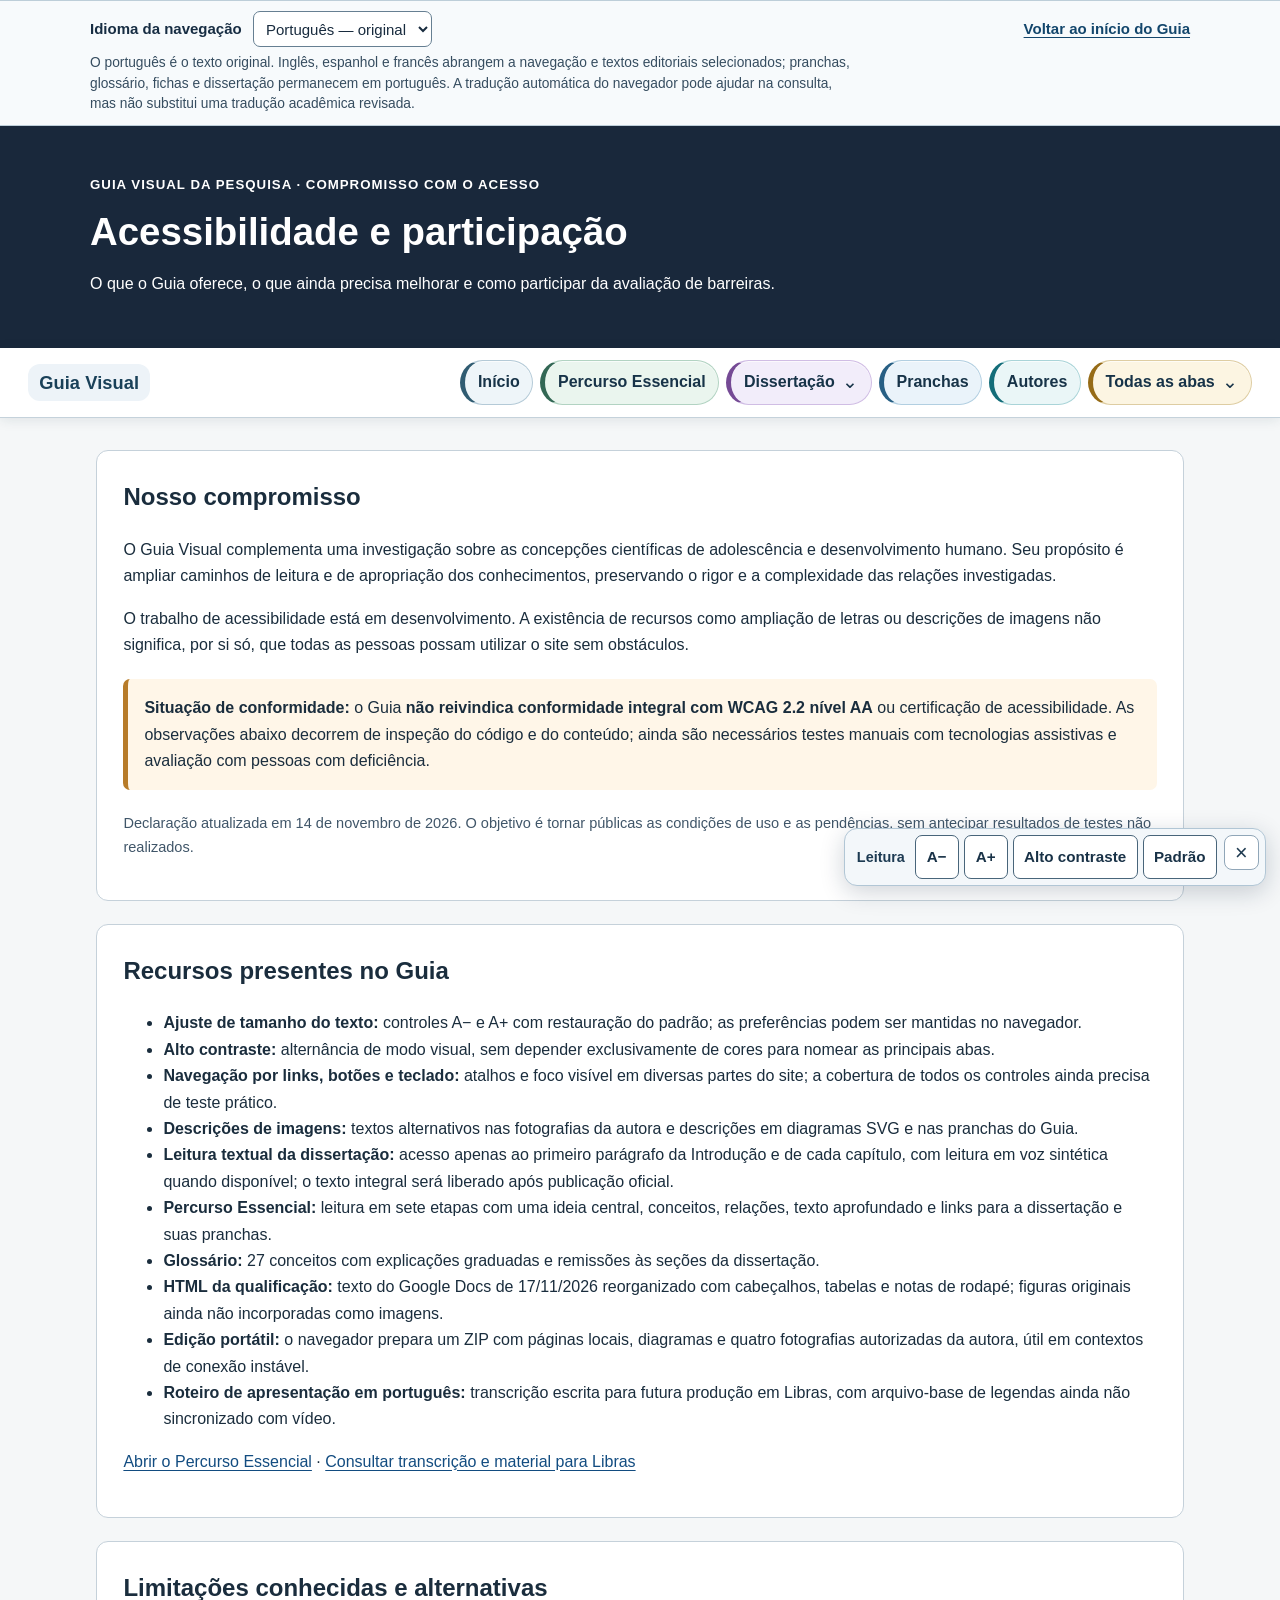
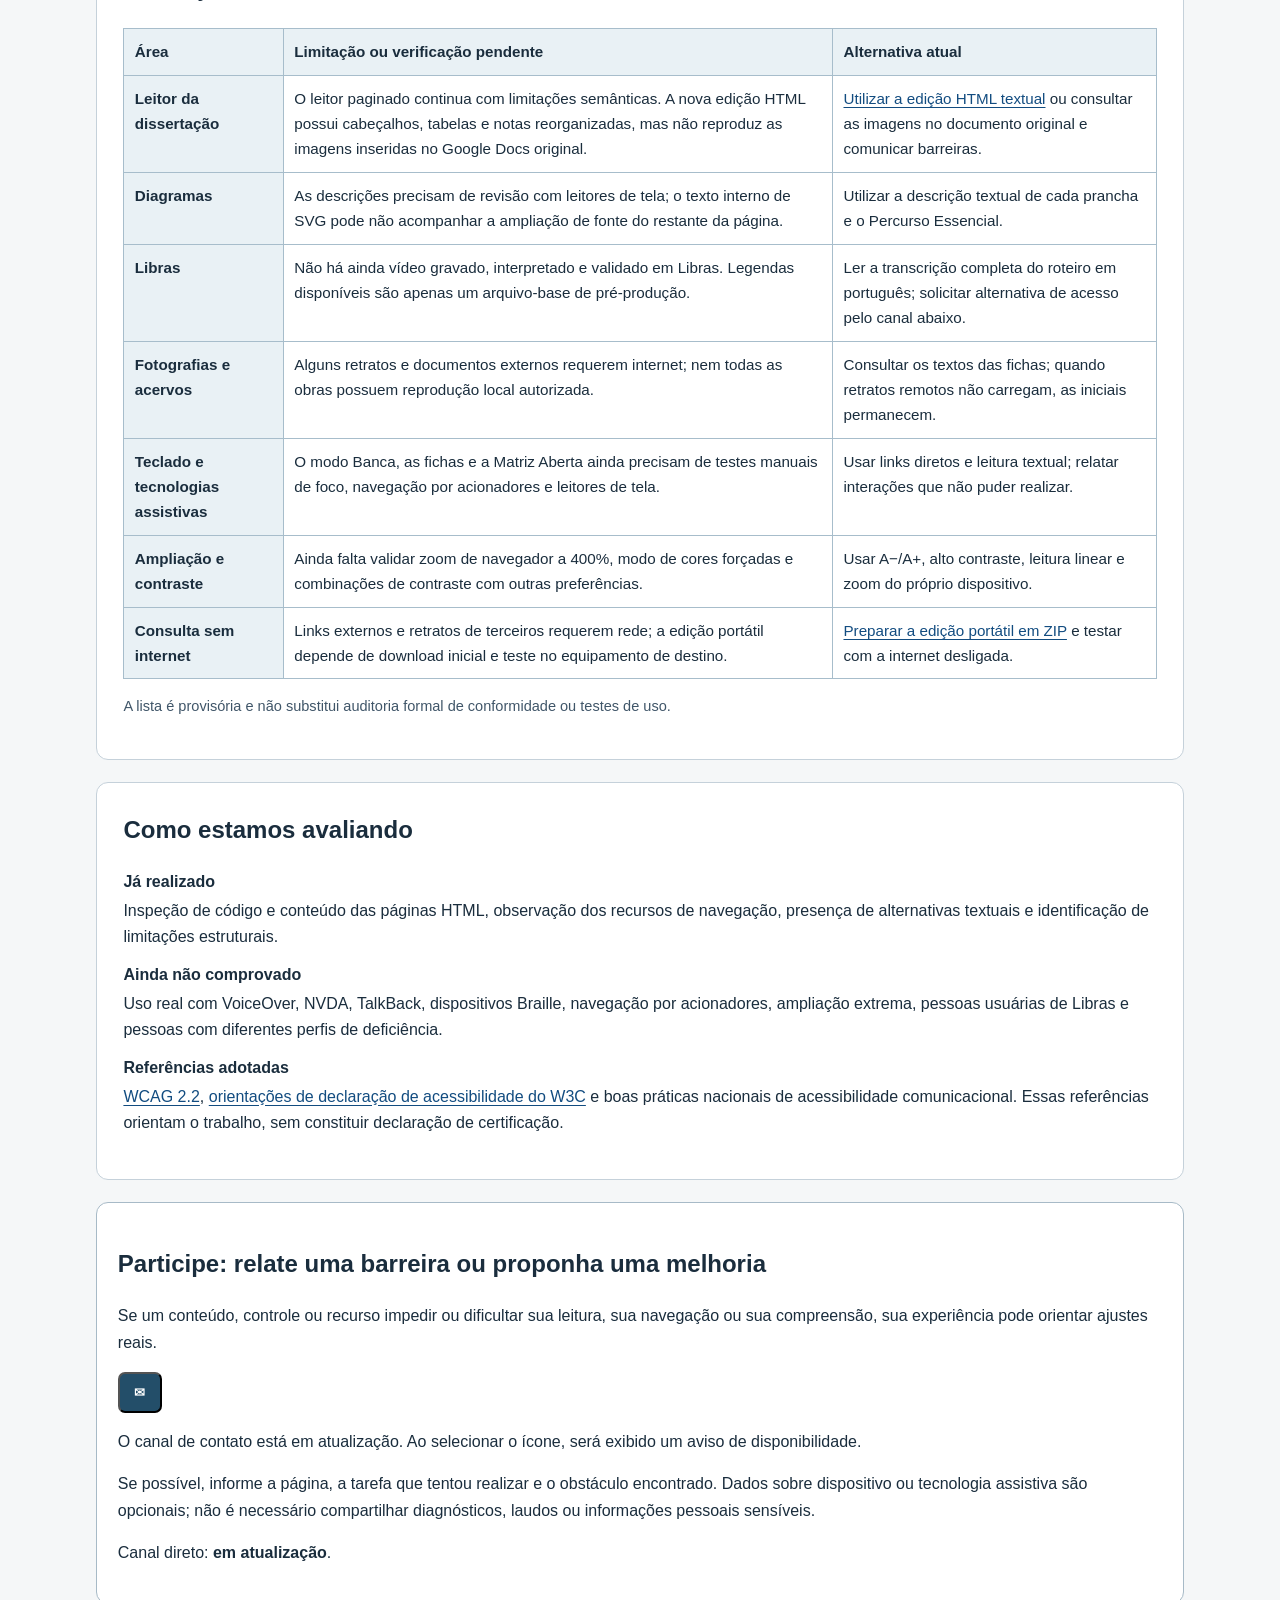
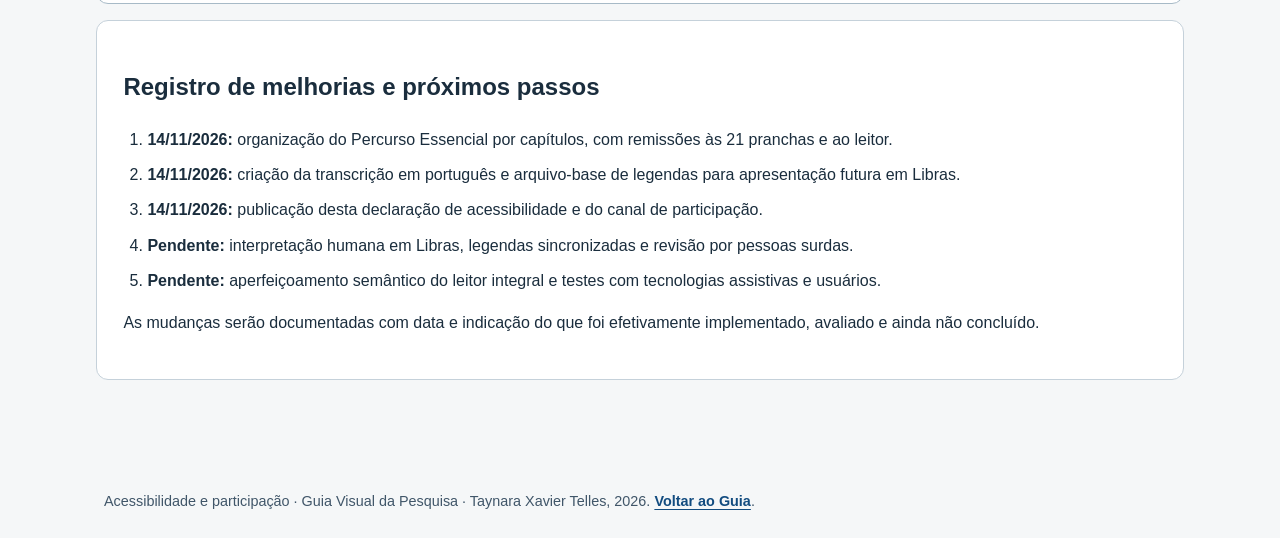
<file: acessibilidade.html>
<!doctype html><html lang="pt-BR"><head><meta charset="utf-8"><meta name="viewport" content="width=device-width,initial-scale=1"><meta name="author" content="Taynara Xavier Telles"><title>Acessibilidade e participação · Guia Visual</title><style>:root{--ink:#1a2d3d;--muted:#40576b;--line:#c5d1da;--bg:#f5f7f8;--navy:#19283b;--accent:#345e75;color-scheme:light}
*{box-sizing:border-box}html{scroll-behavior:smooth;scroll-padding-top:1.5rem}body{margin:0;font:1rem/1.65 Arial,Helvetica,sans-serif;background:var(--bg);color:var(--ink)}a{color:#124c80;text-underline-offset:3px}a:focus-visible,button:focus-visible,summary:focus-visible{outline:3px solid #b85d16;outline-offset:3px}.skip{position:absolute;left:-10000px}.skip:focus{left:1rem;top:.5rem;z-index:20;background:#fff;padding:.6rem}.hero{background:var(--navy);color:#fff;padding:2.15rem max(1rem,calc((100vw - 1100px)/2))}.eyebrow{text-transform:uppercase;letter-spacing:.075em;font-size:.83rem;font-weight:700}.hero h1{font-size:clamp(1.8rem,3vw,2.6rem);line-height:1.2;margin:.45rem 0}.hero p{max-width:82ch}.topnav{background:#fff;border-bottom:2px solid #c1cdd8;padding:.65rem max(1rem,calc((100vw - 1100px)/2));display:flex;flex-wrap:wrap;gap:.65rem;align-items:center}.topnav a{padding:.35rem .55rem;border-left:4px solid #6b8799;text-decoration:none;font-weight:700}.topnav a:hover{text-decoration:underline}.a11y-standalone{max-width:1120px;margin:.9rem auto;padding:0 1rem;display:flex;justify-content:flex-end}.accessibility-controls{display:none;align-items:center;gap:.35rem;flex-wrap:wrap;background:#edf3f7;border:1px solid #9cb0bf;padding:.4rem .5rem;border-radius:9px}html.gv-a11y-ready .accessibility-controls{display:flex}.accessibility-controls button{font:inherit;font-weight:700;padding:.38rem .6rem;min-height:44px;min-width:44px;background:#fff;border:1px solid #48657a;border-radius:7px;color:#193247}.accessibility-controls button[aria-pressed=true]{background:#19283b;color:#fff}.a11y-label{font-weight:bold;padding:0 .3rem}.a11y-visually-hidden{position:absolute!important;width:1px!important;height:1px!important;padding:0!important;margin:-1px!important;overflow:hidden!important;clip:rect(0,0,0,0)!important;white-space:nowrap!important;border:0!important}main{max-width:1120px;margin:auto;padding:1rem 1rem 4rem}.intro,.chapter,.last{background:#fff;border:1px solid var(--line);border-radius:12px;padding:clamp(1rem,2.3vw,1.65rem);margin:1rem 0 1.4rem}.intro h2{margin-top:0}.jump{display:grid;grid-template-columns:repeat(auto-fit,minmax(min(100%,220px),1fr));gap:.55rem;margin:.9rem 0}.jump a{border:1px solid #acbfce;border-left:5px solid var(--accent);border-radius:7px;padding:.65rem .75rem;background:#f3f7fa;text-decoration:none;font-weight:700}.jump a:hover{background:#e2eef5;text-decoration:underline}.chapter{border-left:8px solid var(--tone,#426b82)}.chapter header h2{font-size:clamp(1.3rem,2vw,1.7rem);margin:.15rem 0 .6rem}.chapter .step{font-size:.81rem;font-weight:700;text-transform:uppercase;letter-spacing:.05em;color:#3c6177}.chapter .key{font-size:1.12rem;line-height:1.55;font-weight:600;max-width:88ch}.chapter h3{font-size:1.05rem;margin:.8rem 0 .3rem}.chapter ul{margin:.25rem 0 1rem;padding-left:1.3rem}.chapter li{margin:.3rem 0}.chapter details{border:1px solid #a8bdcb;border-radius:8px;padding:.6rem .8rem;margin:.6rem 0;background:#f8fafc}.chapter summary{cursor:pointer;font-weight:700}.chapter details p{margin:.75rem 0}.links{display:flex;gap:.7rem;flex-wrap:wrap;margin-top:1rem}.links a{font-weight:700;display:inline-block;padding:.5rem .7rem;border:1px solid #9bb3c3;border-radius:7px}.trace{font-size:.88rem;color:#3e5568}.note{border-left:4px solid #b97927;background:#fcf6ec;padding:.75rem 1rem}.last ul{padding-left:1.35rem}.footer{padding:1.5rem;max-width:1120px;margin:auto;font-size:.9rem;color:#405669}.footer a{font-weight:700}@media(max-width:600px){.topnav{gap:.3rem}.topnav a{font-size:.88rem}.links{display:grid}.chapter{padding:1rem;border-left-width:5px}}@media(prefers-reduced-motion:reduce){html{scroll-behavior:auto}}@media print{.topnav,.a11y-standalone,.skip{display:none!important}body{background:#fff}.chapter{break-inside:avoid}.hero{background:#fff;color:#000}}html.gv-high-contrast,html.gv-high-contrast body{background:#fff!important;color:#000!important}html.gv-high-contrast .hero{background:#000!important;color:#fff!important}html.gv-high-contrast :is(.intro,.chapter,.last,.chapter details,.jump a,.topnav,.links a,.accessibility-controls){background:#fff!important;color:#000!important;border-color:#000!important;box-shadow:none!important}html.gv-high-contrast a{color:#001b9c!important;text-decoration:underline!important}html.gv-high-contrast .hero a{color:#fff!important}html.gv-high-contrast .note{background:#fff!important;border-color:#000!important;color:#000!important}html.gv-high-contrast .accessibility-controls button{background:#fff!important;color:#000!important;border:2px solid #000!important}html.gv-high-contrast .accessibility-controls button[aria-pressed=true]{background:#000!important;color:#fff!important}
.status-table{border-collapse:collapse;width:100%;font-size:.95rem;background:#fff}.status-table th,.status-table td{border:1px solid #a7bdcb;padding:.65rem;vertical-align:top;text-align:left}.status-table th{background:#e9f1f5}.statement dt{font-weight:700;margin-top:.7rem}.statement dd{margin:.15rem 0 .6rem}.notice{border-left:5px solid #b77b28;background:#fff6e8;padding:1rem;margin:1.3rem 0;border-radius:7px}.success-box{border-left:5px solid #42705e;background:#edf5f0;padding:1rem;margin:1rem 0;border-radius:7px}.feedback{border:1px solid #a7bac7;border-radius:12px;padding:1.3rem;background:#fff;margin:1rem 0}.feedback .contact{display:inline-block;background:#234e69;color:#fff;padding:.68rem .9rem;text-decoration:none;font-weight:700;border-radius:7px}.feedback .contact:focus-visible{outline:3px solid #dc961f}.feedback .contact:hover{text-decoration:underline}.small{font-size:.91rem;color:#405669}.timeline{padding-left:1.5rem}.timeline li{margin:.55rem 0}@media(max-width:620px){.status-table{display:block;overflow-x:auto}.feedback{padding:1rem}}html.gv-high-contrast :is(.status-table,.status-table th,.status-table td,.notice,.success-box,.feedback){background:#fff!important;color:#000!important;border-color:#000!important}html.gv-high-contrast .feedback .contact{background:#000!important;color:#fff!important}</style><link rel="stylesheet" href="tipografia-arial.css">
</head><body>
<a class="skip" href="#conteudo">Ir diretamente ao conteúdo</a>
<header class="hero"><p class="eyebrow">Guia Visual da Pesquisa · Compromisso com o acesso</p><h1>Acessibilidade e participação</h1><p>O que o Guia oferece, o que ainda precisa melhorar e como participar da avaliação de barreiras.</p></header>
<nav class="topnav" aria-label="Navegação principal"><a href="index.html#explorar">Guia principal</a><a href="percurso-essencial.html">Percurso Essencial</a><a href="glossario.html">Glossário</a><a href="documento-qualificacao.html">Amostras da dissertação</a><a href="portatil.html">Edição portátil</a><a href="libras-apresentacao.html">Libras e transcrição</a><a href="#recursos">Recursos disponíveis</a><a href="#limites">Limitações</a><a href="#participar">Participar</a></nav>
<div class="a11y-standalone"><div class="accessibility-controls" role="group" aria-label="Ajustes de acessibilidade"><span class="a11y-label">Leitura</span><button type="button" id="gv-font-minus" aria-label="Diminuir tamanho da letra" title="Diminuir tamanho da letra">A−</button><button type="button" id="gv-font-plus" aria-label="Aumentar tamanho da letra" title="Aumentar tamanho da letra">A+</button><button type="button" id="gv-contrast" aria-pressed="false" aria-label="Ativar alto contraste">Alto contraste</button><button type="button" id="gv-reset" title="Restaurar tamanho e contraste originais">Padrão</button><span id="gv-a11y-status" class="a11y-visually-hidden" role="status" aria-live="polite" aria-atomic="true"></span></div></div>
<main id="conteudo">
<section class="intro" aria-labelledby="compromisso"><h2 id="compromisso">Nosso compromisso</h2>
<p>O Guia Visual complementa uma investigação sobre as concepções científicas de adolescência e desenvolvimento humano. Seu propósito é ampliar caminhos de leitura e de apropriação dos conhecimentos, preservando o rigor e a complexidade das relações investigadas.</p>
<p>O trabalho de acessibilidade está em desenvolvimento. A existência de recursos como ampliação de letras ou descrições de imagens não significa, por si só, que todas as pessoas possam utilizar o site sem obstáculos.</p>
<div class="notice"><strong>Situação de conformidade:</strong> o Guia <strong>não reivindica conformidade integral com WCAG 2.2 nível AA</strong> ou certificação de acessibilidade. As observações abaixo decorrem de inspeção do código e do conteúdo; ainda são necessários testes manuais com tecnologias assistivas e avaliação com pessoas com deficiência.</div>
<p class="small">Declaração atualizada em 14 de novembro de 2026. O objetivo é tornar públicas as condições de uso e as pendências, sem antecipar resultados de testes não realizados.</p>
</section>
<section class="intro" id="recursos" aria-labelledby="recursos-titulo"><h2 id="recursos-titulo">Recursos presentes no Guia</h2>
<ul><li><strong>Ajuste de tamanho do texto:</strong> controles A− e A+ com restauração do padrão; as preferências podem ser mantidas no navegador.</li>
<li><strong>Alto contraste:</strong> alternância de modo visual, sem depender exclusivamente de cores para nomear as principais abas.</li>
<li><strong>Navegação por links, botões e teclado:</strong> atalhos e foco visível em diversas partes do site; a cobertura de todos os controles ainda precisa de teste prático.</li>
<li><strong>Descrições de imagens:</strong> textos alternativos nas fotografias da autora e descrições em diagramas SVG e nas pranchas do Guia.</li>
<li><strong>Leitura textual da dissertação:</strong> acesso apenas ao primeiro parágrafo da Introdução e de cada capítulo, com leitura em voz sintética quando disponível; o texto integral será liberado após publicação oficial.</li>
<li><strong>Percurso Essencial:</strong> leitura em sete etapas com uma ideia central, conceitos, relações, texto aprofundado e links para a dissertação e suas pranchas.</li><li><strong>Glossário:</strong> 27 conceitos com explicações graduadas e remissões às seções da dissertação.</li><li><strong>HTML da qualificação:</strong> texto do Google Docs de 17/11/2026 reorganizado com cabeçalhos, tabelas e notas de rodapé; figuras originais ainda não incorporadas como imagens.</li><li><strong>Edição portátil:</strong> o navegador prepara um ZIP com páginas locais, diagramas e quatro fotografias autorizadas da autora, útil em contextos de conexão instável.</li>
<li><strong>Roteiro de apresentação em português:</strong> transcrição escrita para futura produção em Libras, com arquivo-base de legendas ainda não sincronizado com vídeo.</li></ul>
<p><a href="percurso-essencial.html">Abrir o Percurso Essencial</a> · <a href="libras-apresentacao.html">Consultar transcrição e material para Libras</a></p></section>
<section class="intro" id="limites" aria-labelledby="limites-titulo"><h2 id="limites-titulo">Limitações conhecidas e alternativas</h2>
<table class="status-table"><thead><tr><th scope="col">Área</th><th scope="col">Limitação ou verificação pendente</th><th scope="col">Alternativa atual</th></tr></thead><tbody>
<tr><th scope="row">Leitor da dissertação</th><td>O leitor paginado continua com limitações semânticas. A nova edição HTML possui cabeçalhos, tabelas e notas reorganizadas, mas não reproduz as imagens inseridas no Google Docs original.</td><td><a href="documento-qualificacao.html">Utilizar a edição HTML textual</a> ou consultar as imagens no documento original e comunicar barreiras.</td></tr>
<tr><th scope="row">Diagramas</th><td>As descrições precisam de revisão com leitores de tela; o texto interno de SVG pode não acompanhar a ampliação de fonte do restante da página.</td><td>Utilizar a descrição textual de cada prancha e o Percurso Essencial.</td></tr>
<tr><th scope="row">Libras</th><td>Não há ainda vídeo gravado, interpretado e validado em Libras. Legendas disponíveis são apenas um arquivo-base de pré-produção.</td><td>Ler a transcrição completa do roteiro em português; solicitar alternativa de acesso pelo canal abaixo.</td></tr>
<tr><th scope="row">Fotografias e acervos</th><td>Alguns retratos e documentos externos requerem internet; nem todas as obras possuem reprodução local autorizada.</td><td>Consultar os textos das fichas; quando retratos remotos não carregam, as iniciais permanecem.</td></tr>
<tr><th scope="row">Teclado e tecnologias assistivas</th><td>O modo Banca, as fichas e a Matriz Aberta ainda precisam de testes manuais de foco, navegação por acionadores e leitores de tela.</td><td>Usar links diretos e leitura textual; relatar interações que não puder realizar.</td></tr>
<tr><th scope="row">Ampliação e contraste</th><td>Ainda falta validar zoom de navegador a 400%, modo de cores forçadas e combinações de contraste com outras preferências.</td><td>Usar A−/A+, alto contraste, leitura linear e zoom do próprio dispositivo.</td></tr>
<tr><th scope="row">Consulta sem internet</th><td>Links externos e retratos de terceiros requerem rede; a edição portátil depende de download inicial e teste no equipamento de destino.</td><td><a href="portatil.html">Preparar a edição portátil em ZIP</a> e testar com a internet desligada.</td></tr></tbody></table>
<p class="small">A lista é provisória e não substitui auditoria formal de conformidade ou testes de uso.</p>
</section>
<section class="intro" aria-labelledby="verificacao"><h2 id="verificacao">Como estamos avaliando</h2>
<dl class="statement"><dt>Já realizado</dt><dd>Inspeção de código e conteúdo das páginas HTML, observação dos recursos de navegação, presença de alternativas textuais e identificação de limitações estruturais.</dd>
<dt>Ainda não comprovado</dt><dd>Uso real com VoiceOver, NVDA, TalkBack, dispositivos Braille, navegação por acionadores, ampliação extrema, pessoas usuárias de Libras e pessoas com diferentes perfis de deficiência.</dd>
<dt>Referências adotadas</dt><dd><a href="https://www.w3.org/TR/WCAG22/" target="_blank" rel="noopener noreferrer">WCAG 2.2</a>, <a href="https://www.w3.org/WAI/planning/statements/" target="_blank" rel="noopener noreferrer">orientações de declaração de acessibilidade do W3C</a> e boas práticas nacionais de acessibilidade comunicacional. Essas referências orientam o trabalho, sem constituir declaração de certificação.</dd></dl>
</section>
<section class="feedback" id="participar" aria-labelledby="participar-titulo"><h2 id="participar-titulo">Participe: relate uma barreira ou proponha uma melhoria</h2>
<p>Se um conteúdo, controle ou recurso impedir ou dificultar sua leitura, sua navegação ou sua compreensão, sua experiência pode orientar ajustes reais.</p>
<p><button type="button" class="contact" aria-label="E-mail — em atualização" onclick="alert('Em atualização')">✉</button></p>
<p>O canal de contato está em atualização. Ao selecionar o ícone, será exibido um aviso de disponibilidade.</p>
<p>Se possível, informe a página, a tarefa que tentou realizar e o obstáculo encontrado. Dados sobre dispositivo ou tecnologia assistiva são opcionais; não é necessário compartilhar diagnósticos, laudos ou informações pessoais sensíveis.</p>
<p>Canal direto: <strong>em atualização</strong>.</p>
</section>
<section class="last" aria-labelledby="historico"><h2 id="historico">Registro de melhorias e próximos passos</h2>
<ol class="timeline"><li><strong>14/11/2026:</strong> organização do Percurso Essencial por capítulos, com remissões às 21 pranchas e ao leitor.</li>
<li><strong>14/11/2026:</strong> criação da transcrição em português e arquivo-base de legendas para apresentação futura em Libras.</li>
<li><strong>14/11/2026:</strong> publicação desta declaração de acessibilidade e do canal de participação.</li>
<li><strong>Pendente:</strong> interpretação humana em Libras, legendas sincronizadas e revisão por pessoas surdas.</li>
<li><strong>Pendente:</strong> aperfeiçoamento semântico do leitor integral e testes com tecnologias assistivas e usuários.</li></ol>
<p>As mudanças serão documentadas com data e indicação do que foi efetivamente implementado, avaliado e ainda não concluído.</p></section>
</main><footer class="footer">Acessibilidade e participação · Guia Visual da Pesquisa · Taynara Xavier Telles, 2026. <a href="index.html#explorar">Voltar ao Guia</a>.</footer><script>
/* Preferências de acessibilidade do Guia: sem bibliotecas, compartilhadas entre páginas */
(function(){
"use strict";
var levels=[80,90,100,110,125,150,175,200], key="gv-a11y-preferences-v1";
var minus=document.getElementById("gv-font-minus"),plus=document.getElementById("gv-font-plus"),contrast=document.getElementById("gv-contrast"),reset=document.getElementById("gv-reset"),status=document.getElementById("gv-a11y-status");
if(!minus||!plus||!contrast||!reset||!status)return;
var state={level:2,contrast:false};
try{var stored=JSON.parse(localStorage.getItem(key)||"null");if(stored&&Number.isInteger(stored.level)&&stored.level>=0&&stored.level<levels.length)state.level=stored.level;if(stored&&typeof stored.contrast==="boolean")state.contrast=stored.contrast;}catch(e){}
function render(save){
 var root=document.documentElement;
 root.style.fontSize=levels[state.level]+"%";
 root.classList.toggle("gv-high-contrast",state.contrast);
 root.classList.toggle("gv-large-type",levels[state.level]>=175);
 minus.disabled=state.level===0;plus.disabled=state.level===levels.length-1;
 contrast.setAttribute("aria-pressed",String(state.contrast));
 contrast.setAttribute("aria-label",state.contrast?"Desativar alto contraste":"Ativar alto contraste");
 contrast.textContent=state.contrast?"Contraste: ligado":"Alto contraste";
 if(save){
   status.textContent="Tamanho do texto: "+levels[state.level]+"%. Alto contraste "+(state.contrast?"ativado.":"desativado.");
   try{localStorage.setItem(key,JSON.stringify(state));}catch(e){}
 }
}
minus.addEventListener("click",function(){if(state.level>0){state.level--;render(true);}});
plus.addEventListener("click",function(){if(state.level<levels.length-1){state.level++;render(true);}});
contrast.addEventListener("click",function(){state.contrast=!state.contrast;render(true);});
reset.addEventListener("click",function(){state={level:2,contrast:false};render(true);});
render(false);
document.documentElement.classList.add("gv-a11y-ready");
})();
</script><script src="language-bridge.js"></script>
</body></html>
</file>
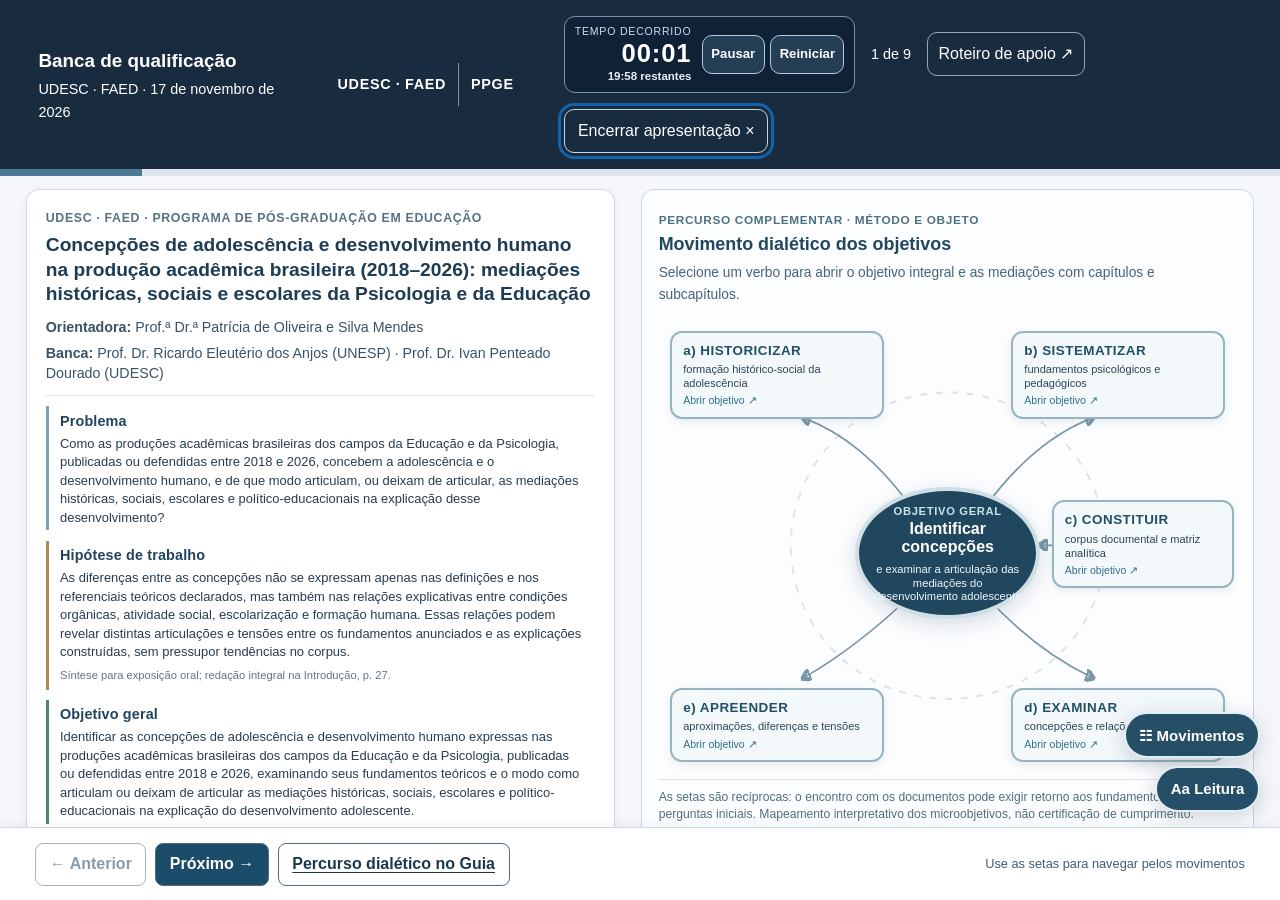
<file: apresentacao-qualificacao-offline.html>
<!doctype html><html lang="pt-BR"><head>
<!-- VERSÃO OFFLINE: componentes, figuras e estilos incorporados. Links externos para Matriz Aberta, Drive, Autores e Arte e História exigem conexão. --><meta charset="utf-8"><meta name="viewport" content="width=device-width,initial-scale=1"><meta name="robots" content="noindex,nofollow,noarchive"><meta name="author" content="Taynara Xavier Telles"><title>Apresentação de qualificação · Backup offline · Guia Visual da Pesquisa</title><style>
:root { color-scheme:light; --ink:#142437; --sub:#405368; --focus:#1462ab; }
* { box-sizing:border-box; }
html { scroll-behavior:smooth; }
body { margin:0; font-family:Arial, sans-serif; color:var(--ink); background:#f4f6f8; line-height:1.55; }
a { color:#124e83; text-underline-offset:3px; }
button,summary { font:inherit; }
button { cursor:pointer; background:#fff; border:1px solid #66788c; border-radius:10px; padding:.55rem .8rem; color:var(--ink); }
button:focus-visible,a:focus-visible,summary:focus-visible { outline:3px solid var(--focus); outline-offset:3px; }
.skip { position:absolute; left:-999px; top:auto; } .skip:focus { left:1rem; top:1rem; z-index:9; background:#fff; padding:.8rem; }
header.site { background:#19283b; color:white; padding:2.3rem max(1rem,calc((100vw - 1100px)/2)); }
header.site h1 { font-size:clamp(1.55rem,3vw,2.2rem); margin:.3rem 0; }
header.site p { max-width:85ch; margin:.35rem 0; }
header.site .thesis-source { margin-top:1.2rem; padding:.75rem 1rem; max-width:85ch; border-left:3px solid #8ca8bd; background:rgba(255,255,255,.055); font-size:.86rem; line-height:1.5; }
header.site .thesis-source-title { font-size:.88rem; font-weight:700; margin:0 0 .35rem; }
header.site .thesis-source-note { opacity:.9; margin:.6rem 0 0; }
.tools { position:sticky; top:0; background:#fff; border-bottom:2px solid #d6dde5; z-index:3; padding:.55rem max(1rem,calc((100vw - 1100px)/2)); display:flex;gap:.5rem;flex-wrap:wrap;align-items:center; }
nav[aria-label] { display:flex;flex-wrap:wrap;gap:.35rem;margin:.55rem 0 1rem; }
nav a { display:inline-block; border-left:6px solid var(--tag); padding:.42rem .65rem; border-radius:5px; background:#fff; font-weight:bold; text-decoration:none; }
main { max-width:1120px; padding:1.2rem 1rem 5rem; margin:auto; }
.intro { background:white; border-radius:15px; padding:1.2rem; margin-bottom:2rem; }
.rules { display:grid; grid-template-columns:repeat(3,minmax(0,1fr)); gap:.7rem; }
.rules>div { padding:.8rem; background:#f3f6fa; border-radius:9px; }
.chapter>h2 { border-left:12px solid var(--tone); padding:.6rem 1rem; background:white; border-radius:8px; margin:2.3rem 0 1rem; font-size:1.5rem; }
.plate { background:white; border:1px solid #d5dce4; border-radius:14px; padding:1.4rem; margin:1.2rem 0; box-shadow:0 4px 16px #19283b0a; break-inside:avoid; }
.plate h3 { color:var(--tone); margin:.15rem 0 .4rem; font-size:1.35rem; }
.ref { font-size:.9rem; color:#344960; margin:.2rem 0 .7rem; }
.lead { font-weight:500; max-width:95ch; }
.diagram { margin:1rem 0 .7rem; }
.diagram svg { display:block; width:100%; height:auto; max-height:340px; }
.diagram figcaption { font-size:.92rem; background:#f2f5f8; padding:.65rem .9rem; border-left:4px solid var(--tone); }
.cards { display:grid; grid-template-columns:1fr 1fr; gap:1rem; margin:1rem 0; }
.card { border-radius:10px; padding:1rem; border:1px solid #c9d3dd; border-top:5px solid var(--tone); }
.card h4 { margin:0 .1rem .5rem; color:var(--tone); }
.card ul { margin:.1rem 0 .1rem; padding-left:1.25rem; }
.card li { margin-bottom:.38rem; }
.warning { background:var(--pale); border-left:5px solid var(--tone); padding:.8rem 1rem; border-radius:6px; }
.warning strong { display:block; }
details { margin-top:.7rem; border:1px solid #aab8c5; border-radius:8px; background:#fff; padding:.45rem .8rem; }
summary { cursor:pointer; font-weight:bold; padding:.4rem; }
details p { margin:.5rem; }
.description { border-top:1px dashed #bec8d1; margin-top:1rem; padding-top:.85rem; }
.description h4 { margin:.25rem 0; font-size:1rem; }
footer { padding:1.5rem; font-size:.9rem; text-align:center; color:var(--sub); }
.linear .diagram { display:none; }
.linear .cards { grid-template-columns:1fr; }
.linear .plate { max-width:860px; }
.linear .description { border-top:2px solid #8d9cab; }
@media(max-width:750px) { .rules,.cards {grid-template-columns:1fr;} .plate{padding:1rem;} nav a{font-size:.88rem;} }
@media(prefers-reduced-motion:reduce) { html{scroll-behavior:auto;} }
@media print { body{background:#fff;} .tools,nav,button,.skip{display:none!important;} main{max-width:none;} .plate{break-after:page;box-shadow:none;border:0;} details {display:block;} details:not([open]) > *:not(summary){display:block;} .diagram svg {height:auto;} .site {background:white!important;color:black!important;} }

/* Leitor da dissertação: versão de qualificação. Estilos isolados do Guia original. */
.reader-shell { --r-border:#bac8d6; background:#fff; border:1px solid #ccd6df; border-radius:16px; padding:clamp(1rem,2vw,1.5rem); margin:1.25rem 0 2rem; box-shadow:0 5px 22px #19283b08; }
.reader-shell h2 {margin:.1rem 0 .4rem; font-size:1.55rem; color:#223d5b;}
.reader-lead { color:#42566e; max-width:90ch; }
.reader-modes {display:flex;flex-wrap:wrap;gap:.65rem 1rem; border:0; margin:1.1rem 0 .85rem; padding:0;}
.reader-modes legend { font-weight:bold; padding:0 0 .3rem; }
.reader-modes label {border:1px solid #a4b4c5;background:#f9fbfd;padding:.5rem .6rem;border-radius:8px;display:inline-flex;gap:.4rem;align-items:center;cursor:pointer;}
.reader-modes label:has(input:checked) {outline:2px solid #285783;background:#edf5fd;}
.reader-modes label:has(input:disabled) {opacity:.6;cursor:not-allowed;}
.reader-grid {display:grid;grid-template-columns:1.4fr .8fr auto;gap:.7rem;align-items:end;margin:.85rem 0;}
.reader-grid label, .reader-voice label {display:grid;gap:.25rem;font-weight:600; font-size:.94rem;}
.reader-shell select,.reader-shell input[type='number'], .reader-shell input[type='range'] {padding:.5rem;border:1px solid #6f879f;border-radius:8px;max-width:100%;font:inherit;background:white;color:#162e45;}
.reader-grid select { width:100%; }
.reader-help,.reader-status,.reader-meta {font-size:.9rem;color:#40546b;}
.reader-help { background:#edf3f8; padding:.8rem 1rem; border-left:4px solid #385e7c; border-radius:6px;margin:.9rem 0; }
.reader-toolbar {display:flex;flex-wrap:wrap;align-items:center;gap:.5rem;margin:.7rem 0;}
.reader-voice { display:grid;grid-template-columns:minmax(11rem,1.7fr) minmax(8rem,1fr) auto;gap:.8rem; align-items:end; padding:.9rem;background:#f5f8fb;border-radius:10px;margin:.6rem 0; }
.reader-shell button {min-height:40px;}
.reader-shell button[disabled] {opacity:.55;cursor:not-allowed;}
.reader-status {min-height:1.4em;margin:.35rem 0;}
.reader-text {margin:1rem 0;background:#fff;border:1px solid var(--r-border);border-radius:10px;padding:clamp(.9rem,2vw,1.4rem);font-size:1.05rem;line-height:1.75;max-width:96ch;}
.reader-text h3 {font-size:1.1rem;color:#24496a;margin:0 0 .7rem;padding-bottom:.4rem;border-bottom:1px solid #dbe3ec;}
.reader-text p {margin:.8rem 0;text-align:left;overflow-wrap:anywhere;}
.reader-text p.reader-heading {font-weight:bold;}
.reader-text p.reader-footnote {border-left:3px solid #9caec0;padding:.55rem .7rem;background:#f7f9fc;font-size:.92rem;}
.reader-text p.reader-speaking {background:#fff2c8;outline:2px solid #d19a18;outline-offset:3px;border-radius:3px;}
.reader-description-list {display:grid;gap:.65rem;margin:1rem 0;}
.reader-description-card {border:1px solid #cbd6e0;border-radius:10px;padding:.85rem;background:#fbfcfe;}
.reader-description-card h3 {font-size:1.05rem;margin:0 0 .35rem;}
.reader-description-card p {margin:.3rem 0;}
.reader-shell a.reader-source {padding:.45rem .6rem;display:inline-block;}
.reader-hidden {display:none!important;}
.reader-note {color:#4c5c6d;font-size:.86rem;line-height:1.5;}
.reader-rate {display:flex;gap:.45rem;align-items:center;}
.reader-rate output {min-width:2.6rem;font-variant-numeric:tabular-nums;}
@media(max-width:800px){.reader-grid{grid-template-columns:1fr 1fr;}.reader-grid>label:first-child{grid-column:1/-1}.reader-voice{grid-template-columns:1fr}.reader-modes{display:grid;grid-template-columns:1fr}.reader-modes label{width:100%;}}
@media print {.reader-voice,.reader-toolbar,.reader-modes,.reader-grid,.reader-help{display:none!important;}.reader-text{border:0;padding:0}.reader-shell{box-shadow:none}.reader-hidden{display:block!important}}

/* gv-expansao-141126: novos percursos, sem alterar a estrutura das pranchas originais */
#explorar,#roteiro,#autora,#galeria,#arte,#fontes{scroll-margin-top:5.5rem}
.extra-menu,.extra-panel{background:#fff;border:1px solid #d3dce5;border-radius:15px;padding:clamp(1rem,2.3vw,1.5rem);margin:1.1rem 0 1.7rem;box-shadow:0 4px 18px #19283b08}
.extra-menu h2,.extra-panel h2{font-size:clamp(1.35rem,2.4vw,1.7rem);margin:.15rem 0 .55rem;color:#233b50}
.extra-menu p,.extra-panel p{max-width:88ch}
.extra-menu-list{display:grid;grid-template-columns:repeat(3,minmax(0,1fr));gap:.6rem;margin:.75rem 0 1rem}
.extra-menu-list a{padding:.7rem .85rem;border:1px solid #b6c7d5;border-radius:9px;color:#183c56;background:#f7fafc;text-decoration:none;display:block;font-weight:700}
.extra-menu-list a:focus-visible,.extra-menu-list a:hover{background:#e8f0f6;text-decoration:underline}
.extra-menu .language-tool{border-top:1px solid #d9e1e8;padding-top:.9rem;margin-top:1.1rem;display:flex;gap:.8rem;flex-wrap:wrap;align-items:center}
.language-tool label{font-weight:bold}
.language-tool select{font:inherit;padding:.6rem .75rem;min-height:44px;border:1px solid #536c80;border-radius:9px;background:white;color:#152d43}
.language-scope{font-size:.9rem;color:#4a5d6c;max-width:80ch}
.panel-lead{color:#475d6f;font-size:1.06rem}
.author-layout{display:grid;grid-template-columns:minmax(165px,1fr) minmax(0,3.2fr);gap:1.35rem;align-items:start}
.author-portrait{min-height:240px;border:1px dashed #8da6b6;background:linear-gradient(140deg,#f5f1ec,#f1f5f7);border-radius:10px;padding:1.2rem;display:flex;flex-direction:column;justify-content:center;align-items:center;text-align:center;color:#4b6170}
.author-portrait strong{display:block;font-size:1.05rem;margin:.3rem 0}
.extra-panel .eyebrow{font-size:.82rem;letter-spacing:.05em;text-transform:uppercase;color:#5d6776;font-weight:700}
.author-layout h3,.extra-panel h3{font-size:1.12rem;color:#25435e}
.extra-panel .action-strip{display:flex;gap:.55rem;flex-wrap:wrap;align-items:center;margin:1rem 0}
.extra-panel .action-strip button{min-height:44px}
.extra-panel .action-strip .status{color:#40566e;font-size:.86rem;min-height:1.3em}
.crosslinks{display:flex;gap:.55rem;flex-wrap:wrap;margin:1rem 0}
.crosslinks a{display:inline-block;border:1px solid #c0cfda;border-radius:9px;padding:.5rem .7rem;background:#f6f9fc;font-weight:600}
.focus-cards{display:grid;grid-template-columns:repeat(2,minmax(0,1fr));gap:.85rem;margin:.9rem 0}
.focus-card{border:1px solid #d3dce5;border-radius:10px;padding:1rem;background:#fcfdfe}
.focus-card h3{margin:.05rem 0 .35rem}
.focus-card p{margin:.3rem 0}
.focus-card .note{font-size:.87rem;color:#586b7b}
.focus-card a{overflow-wrap:anywhere}
.route-list{display:grid;grid-template-columns:repeat(2,minmax(0,1fr));gap:.6rem;list-style:none;padding:0;margin:1rem 0}
.route-list li{margin:0}
.route-list a{display:block;background:#f5f8fb;border:1px solid #cbd8e2;border-radius:9px;padding:.7rem .8rem;text-decoration:none;font-weight:600;color:#24415b}
.route-list a:hover,.route-list a:focus-visible{background:#eaf1f7;text-decoration:underline}
.side-note{background:#f2f5f8;padding:.75rem .9rem;border-left:4px solid #516b81;border-radius:5px}
#banca-toggle[aria-pressed="true"]{background:#213c58;color:#fff}
.banca-mode .chapter .plate{font-size:1.12em}
.banca-mode .chapter .diagram svg{max-height:65vh}
.banca-mode .chapter .ref{font-size:.98rem}
[hidden]{display:none!important}
@media(max-width:790px){.extra-menu-list{grid-template-columns:repeat(2,1fr)}.author-layout{grid-template-columns:1fr}.author-portrait{min-height:150px}.focus-cards,.route-list{grid-template-columns:1fr}}
@media(max-width:480px){.extra-menu-list{grid-template-columns:1fr}}
@media print{.extra-menu,.extra-panel{box-shadow:none;break-inside:auto}.extra-menu-list,.language-tool,.action-strip,#roteiro{display:none!important}}


/* photo-extension-141126: fotos autorizadas, descrição e audiodescrição sintética */
.author-portrait.author-photo-main{display:block;margin:0;padding:0;border:1px solid #c9d6df;border-radius:12px;overflow:hidden;background:#fff;min-height:0;text-align:left;color:var(--ink)}
.author-photo-main img{display:block;width:100%;max-height:470px;height:auto;object-fit:cover;object-position:center top;background:#eef2f4}
.author-photo-main figcaption,.memory-figure figcaption,.graduation-figure figcaption{padding:.6rem .85rem;font-size:.93rem;color:#334f62;line-height:1.45;font-weight:600}
.memory-images{display:grid;grid-template-columns:repeat(2,minmax(0,1fr));gap:1rem;margin:1.1rem 0 1.5rem;max-width:780px;align-items:start}
.memory-figure,.graduation-figure{margin:0;background:#fdfefe;border:1px solid #cdd9e1;border-radius:12px;overflow:hidden;box-shadow:0 3px 12px #19283b09}
.memory-figure img{display:block;height:370px;max-width:100%;width:100%;object-fit:contain;object-position:center;background:#f1f4f7}
.graduation-figure{max-width:660px;margin:1rem 0 1.5rem}
.graduation-figure img{display:block;width:100%;height:auto;max-height:380px;object-fit:contain;background:#f1f4f7}
.photo-access{margin:.25rem .8rem .8rem;background:#fff;border:1px solid #c4cfd8}
.photo-access summary{font-weight:600;color:#214768}
.photo-access p{font-size:.91rem;line-height:1.6;text-align:left}
.photo-access button{min-height:44px;font-size:.91rem;margin:.2rem 0}
.photo-status{font-size:.85rem;display:block;color:#405e73;min-height:1.1em;padding:.1rem}
@media(max-width:730px){.memory-images{grid-template-columns:1fr 1fr;gap:.55rem}.memory-figure img{height:270px}}
@media(max-width:490px){.memory-images{grid-template-columns:1fr;max-width:430px}.memory-figure img{height:410px}}
@media print{.photo-access button,.photo-status{display:none!important}.memory-figure,.graduation-figure{break-inside:avoid}}


/* Guia Visual: atalhos flutuantes acessíveis */
.tools{gap:.45rem;align-items:center;box-shadow:0 3px 12px #14243712}
.tools nav.quick-nav{display:flex;flex:1 0 100%;flex-wrap:nowrap;gap:.45rem;margin:0;padding:.25rem 0 .35rem;overflow-x:auto;overscroll-behavior-inline:contain;scroll-snap-type:x proximity;white-space:nowrap;scrollbar-width:thin}
.tools nav.quick-nav a{flex:0 0 auto;display:inline-flex;align-items:center;scroll-snap-align:start;text-decoration:none;border:1px solid #b4c6d4;border-radius:999px;padding:.33rem .7rem;background:#f5f8fb;color:#153d57;font-size:.88rem;font-weight:700;min-height:39px}
.tools nav.quick-nav a:hover,.tools nav.quick-nav a:focus-visible{background:#dfecf5;text-decoration:underline}
html{scroll-padding-top:9rem}
#conteudo [id],#explorar{scroll-margin-top:9rem}
.author-contact{display:flex;gap:.5rem;flex-wrap:wrap;align-items:baseline;border-left:3px solid #5985a2;padding:.4rem .7rem;background:#f1f5f9;border-radius:5px}
.rights-notice{border:1px solid #9caeba;border-left:5px solid #536c80;padding:.75rem .9rem;background:#f6f9fb;border-radius:8px;margin:1rem 0;font-size:.92rem;line-height:1.55}
.rights-notice strong{color:#253a4d}
footer .rights-notice{max-width:1020px;margin:1rem auto;color:#293e50;text-align:left}
@media(max-width:630px){.tools{padding:.4rem .65rem}.tools>span{display:none}.tools nav.quick-nav{padding:.2rem 0}}
@media print{.tools{display:none!important}.rights-notice{break-inside:avoid}html{scroll-padding-top:0}}

/* Percurso dialético: seção interativa complementar, sem alterar as 21 pranchas */
#dialetica {--dial-ink:#223946;--dial-muted:#4a5f6b;--dial-line:#536972; scroll-margin-top:9rem; border-top:4px solid #516d72;}
#dialetica .dial-lead {max-width:86ch}
.dial-actionbar{display:flex;flex-wrap:wrap;gap:.6rem;align-items:center;margin:1rem 0}
.dial-actionbar button{min-height:44px;font-weight:600}
.dial-actionbar button[aria-pressed="true"]{background:#253f4b;color:#fff}
.dial-graphic{margin:1rem 0 .3rem;overflow-x:auto;border:1px solid #d6dce0;border-radius:14px;background:#fcfbf8;scrollbar-width:thin}
.dial-graphic svg{display:block;width:100%;min-width:740px;height:auto;aspect-ratio:1150/790}
.dial-path{fill:none;stroke:var(--dial-line);stroke-width:5;stroke-linecap:round;stroke-linejoin:round;marker-end:url(#dial-arrow)}
.dial-flow-arc{opacity:.68;transition:opacity .2s,stroke .2s,stroke-width .2s}
.dial-flow-arc.is-current{opacity:1;stroke:#183e4c;stroke-width:7}
.dial-return{fill:none;stroke:#7a5e5e;stroke-width:3.5;stroke-dasharray:10 11;stroke-linecap:round;marker-end:url(#dial-arrow-return)}
.dial-motion{fill:none;stroke:#f8f7f1;stroke-width:2.5;stroke-dasharray:4 24;pointer-events:none}
.dial-node{color:var(--dial-ink);text-decoration:none;cursor:pointer;outline:none}
.dial-node-disc{fill:var(--node-fill);stroke:#4b646a;stroke-width:2.2;transition:stroke-width .2s,stroke .2s}
.dial-node:is(:focus-visible,:hover,.is-current) .dial-node-disc{stroke:#143f56;stroke-width:5.5}
.dial-node:focus-visible .dial-node-disc{stroke-dasharray:10 5}
.dial-node text{font-family:Arial,sans-serif;fill:#172d38;text-anchor:middle;pointer-events:none}
.dial-node-kicker{font-size:15px;font-weight:700;letter-spacing:1px}
.dial-node-name{font-size:20px;font-weight:700}
.dial-node [data-tx="dialNode6b"]{font-size:16px}
.dial-central{fill:#f7f6ee;stroke:#668681;stroke-width:3;stroke-dasharray:11 7}
.dial-central-label{font:700 29px Arial,sans-serif;fill:#233e46;text-anchor:middle}
.dial-central-sub{font:19px Arial,sans-serif;fill:#293e48;text-anchor:middle}
.dial-central-small{font:italic 17px Arial,sans-serif;fill:#3c5862;text-anchor:middle}
.dial-caption{font-size:.94rem;line-height:1.65;color:#385061;margin:.6rem .15rem 1rem}
.dial-stepnav{display:grid;grid-template-columns:repeat(4,minmax(0,1fr));gap:.55rem;margin:1rem 0}
.dial-step{line-height:1.4;text-align:left;border:1px solid #bdcad1;border-left:5px solid #7c9297;border-radius:9px;background:#fafcfd;min-height:64px;color:#203d4a}
.dial-step.is-current{border-left-color:#193f50;background:#e6f0f2;box-shadow:inset 0 0 0 1px #73929b}
.dial-detail{border:1px solid #c4d5d5;border-left:5px solid #416f70;background:#f5f9f8;border-radius:9px;padding:1rem 1.15rem;min-height:154px}
.dial-detail h3{font-size:1.15rem!important;color:#244650!important;margin:0 0 .45rem!important}
.dial-detail p{margin:.4rem 0 .75rem}
.dial-detail a{font-weight:700}
.dial-linear{background:#f7f9fa;border:1px solid #c7d4da;border-radius:10px;padding:1rem 1.1rem;margin:1rem 0}
.dial-linear ol{padding-left:1.3rem;margin:.5rem 0}
.dial-linear li{margin:.7rem 0;line-height:1.55}
.dial-explanation{font-size:.94rem;line-height:1.6;color:#334e60;margin:.75rem 0}
.dial-section .dial-linear{display:none}
.dial-section.is-linear .dial-graphic,.linear .dial-section .dial-graphic{display:none}
.dial-section.is-linear .dial-linear,.linear .dial-section .dial-linear{display:block}
@media(prefers-reduced-motion:no-preference){
 .dial-section:not(.is-paused) .dial-motion{animation:dial-moving-stroke 15s linear infinite}
 .dial-section:not(.is-paused) .dial-return{animation:dial-moving-stroke 20s linear infinite}
}
@keyframes dial-moving-stroke{to{stroke-dashoffset:-280}}
@media(max-width:820px){.dial-stepnav{grid-template-columns:repeat(2,minmax(0,1fr))}.dial-graphic svg{min-width:850px}}
@media(max-width:470px){.dial-stepnav{grid-template-columns:1fr}.dial-graphic svg{min-width:820px}}
@media print{.dial-actionbar,.dial-stepnav{display:none!important}.dial-graphic{overflow:visible}.dial-graphic svg{min-width:0}.dial-linear{display:block!important}.dial-section{break-before:page}.dial-section .dial-detail{break-inside:avoid}}


/* Controles de leitura acessível, compartilhados entre as páginas do Guia */
.accessibility-controls{display:none;align-items:center;flex-wrap:wrap;gap:.3rem;padding:.3rem .45rem;border-radius:12px;background:#eef3f8;border:1px solid #afc0cf}
html.gv-a11y-ready .accessibility-controls{display:inline-flex}
.accessibility-controls .a11y-label{font-weight:700;font-size:.88rem;color:#19354e;padding:0 .25rem}
.accessibility-controls button{font:inherit;font-weight:700;min-height:44px;min-width:44px;padding:.45rem .62rem;white-space:nowrap;background:#fff;color:#1a3349;border:1px solid #536e82;border-radius:8px}
.accessibility-controls button[aria-pressed="true"]{background:#19283b;color:#fff;border-color:#19283b}
.accessibility-controls button:disabled{opacity:.5;cursor:not-allowed}
.accessibility-controls button:focus-visible{outline:3px solid #ce7400;outline-offset:2px}
.a11y-visually-hidden{position:absolute!important;width:1px!important;height:1px!important;padding:0!important;margin:-1px!important;overflow:hidden!important;clip:rect(0,0,0,0)!important;white-space:nowrap!important;border:0!important}
.a11y-standalone{display:flex;justify-content:flex-end;max-width:1040px;margin:.8rem auto;padding:0 1rem}
html.gv-large-type .tools,html.gv-large-type .floating,html.gv-large-type .ma-floating{position:relative;top:auto}
@media(max-width:650px){.accessibility-controls{max-width:100%}.accessibility-controls .a11y-label{flex:1 0 100%}.tools .accessibility-controls{flex:1 0 auto}}
@media print{.accessibility-controls,.a11y-standalone{display:none!important}}
@media screen{
html.gv-high-contrast{--ink:#000;--sub:#000;--focus:#bf1600}
html.gv-high-contrast body{background:#fff!important;color:#000!important}
html.gv-high-contrast header{background:#000!important;color:#fff!important}
html.gv-high-contrast header :is(h1,h2,p,span,strong,a,small){color:#fff!important}
html.gv-high-contrast header a{text-decoration:underline!important}
html.gv-high-contrast header.site .thesis-source{background:#101010!important;color:#fff!important;border-color:#fff!important}
html.gv-high-contrast .tools,html.gv-high-contrast .accessibility-controls,html.gv-high-contrast .a11y-standalone{background:#fff!important;color:#000!important;border-color:#000!important;box-shadow:none!important}
html.gv-high-contrast .accessibility-controls .a11y-label{color:#000!important}
html.gv-high-contrast .accessibility-controls button{color:#000!important;background:#fff!important;border:2px solid #000!important}
html.gv-high-contrast .accessibility-controls button[aria-pressed="true"]{color:#fff!important;background:#000!important}
html.gv-high-contrast main *:not(svg):not(svg *){color:#000!important;background-color:#fff!important;border-color:#111!important;box-shadow:none!important;text-shadow:none!important}
html.gv-high-contrast main a{color:#002bba!important;text-decoration:underline!important}
html.gv-high-contrast main :is(button,input,textarea,select){border:2px solid #000!important}
html.gv-high-contrast main [aria-pressed="true"]{color:#fff!important;background:#000!important}
html.gv-high-contrast .tools nav.quick-nav a,html.gv-high-contrast .floating a,html.gv-high-contrast .ma-floating a{background:#fff!important;color:#000!important;border:2px solid #000!important;text-decoration:underline!important}
html.gv-high-contrast :is(a,button,input,select,summary,textarea):focus-visible{outline:4px solid #d10000!important;outline-offset:3px}
html.gv-high-contrast main .reader-speaking{background:#fff0a5!important}
}

/* Identidade cromática discreta para cada aba, mantendo o texto legível */
.tools nav.quick-nav a[href="#explorar"],.extra-menu-list a[href="#explorar"]{--gv-tab-accent:#325b72;--gv-tab-bg:#eaf1f5}
.tools nav.quick-nav a[href="#roteiro"],.extra-menu-list a[href="#roteiro"]{--gv-tab-accent:#a34a23;--gv-tab-bg:#fff1e6}
.tools nav.quick-nav a[href="#dialetica"],.extra-menu-list a[href="#dialetica"]{--gv-tab-accent:#6f438f;--gv-tab-bg:#f4edfa}
.tools nav.quick-nav a[href="#autora"],.extra-menu-list a[href="#autora"]{--gv-tab-accent:#9c3561;--gv-tab-bg:#fbedf3}
.tools nav.quick-nav a[href="#leitor"],.extra-menu-list a[href="#leitor"]{--gv-tab-accent:#136b79;--gv-tab-bg:#eaf7f8}
.tools nav.quick-nav a[href="#cap0"],.extra-menu-list a[href="#cap0"]{--gv-tab-accent:#856008;--gv-tab-bg:#fff4d9}
.tools nav.quick-nav a[href="#cap1"],.extra-menu-list a[href="#cap1"]{--gv-tab-accent:#9a4b12;--gv-tab-bg:#fff1e6}
.tools nav.quick-nav a[href="#cap2"],.extra-menu-list a[href="#cap2"]{--gv-tab-accent:#912d37;--gv-tab-bg:#fcecee}
.tools nav.quick-nav a[href="#cap3"],.extra-menu-list a[href="#cap3"]{--gv-tab-accent:#62418c;--gv-tab-bg:#f1ebfb}
.tools nav.quick-nav a[href="#cap4"],.extra-menu-list a[href="#cap4"]{--gv-tab-accent:#15527f;--gv-tab-bg:#e9f3fc}
.tools nav.quick-nav a[href="#cap5"],.extra-menu-list a[href="#cap5"]{--gv-tab-accent:#18694f;--gv-tab-bg:#e9f7ef}
.tools nav.quick-nav a[href="#cap6"],.extra-menu-list a[href="#cap6"]{--gv-tab-accent:#76533d;--gv-tab-bg:#f6eee9}
.tools nav.quick-nav a[href="#galeria"],.extra-menu-list a[href="#galeria"]{--gv-tab-accent:#3b5b39;--gv-tab-bg:#eef5e9}
.tools nav.quick-nav a[href="#arte"],.extra-menu-list a[href="#arte"]{--gv-tab-accent:#9c427c;--gv-tab-bg:#f9edf6}
.tools nav.quick-nav a[href="percursos-arte.html"],.extra-menu-list a[href="percursos-arte.html"]{--gv-tab-accent:#725716;--gv-tab-bg:#fbf4e1}
.tools nav.quick-nav a[href="matriz-aberta.html"],.extra-menu-list a[href="matriz-aberta.html"]{--gv-tab-accent:#5147a2;--gv-tab-bg:#eeedfa}
.tools nav.quick-nav a[href="#fontes"],.extra-menu-list a[href="#fontes"]{--gv-tab-accent:#326673;--gv-tab-bg:#e9f6f7}

.tools nav.quick-nav a,.extra-menu-list a{border:1px solid var(--gv-tab-accent,#58778a);border-left:5px solid var(--gv-tab-accent,#58778a);background:var(--gv-tab-bg,#f4f7fa);color:#172c3c}
.tools nav.quick-nav a:hover,.extra-menu-list a:hover{background:var(--gv-tab-bg,#e7eef3);filter:brightness(.96);text-decoration:underline}
.tools nav.quick-nav a:focus-visible,.extra-menu-list a:focus-visible{outline:3px solid #1462ab;outline-offset:2px}




/* Cronômetro de apresentação: tempo real e silencioso, independente da navegação por pranchas. */
.banca-clock{display:flex;gap:.65rem;align-items:center;padding:.35rem .6rem;background:#102135;color:#fff;border:1px solid #7892a9;border-radius:11px;flex-wrap:wrap}
.banca-clock-display{display:flex;flex-direction:column;align-items:flex-end;gap:0;min-width:112px}
.banca-clock .banca-clock-caption{font-size:.66rem;letter-spacing:.075em;color:#c8ddec}
.banca-clock .banca-clock-digits{font-size:clamp(1.25rem,2vw,1.75rem);font-weight:800;font-variant-numeric:tabular-nums;letter-spacing:.035em;line-height:1.15;color:#fff}
.banca-clock .banca-clock-remaining{font-size:.72rem;font-weight:650;color:#e6f0f7;font-variant-numeric:tabular-nums}
.banca-clock-actions{display:flex;gap:.35rem;flex-wrap:wrap}
.banca-clock .banca-clock-actions button{min-height:39px;padding:.3rem .53rem;font-size:.82rem;font-weight:700;border-color:#b4cbdc;color:#fff;background:#233e55}
.banca-clock .banca-clock-actions button:focus-visible{outline:3px solid #f0b846;outline-offset:2px}
.banca-clock[data-status="attention"]{border-color:#f4bd55;background:#493412}
.banca-clock[data-status="attention"] .banca-clock-digits{color:#ffe29a}
.banca-clock[data-status="overtime"]{border-color:#ff8b93;background:#541d27}
.banca-clock[data-status="overtime"] .banca-clock-digits{color:#ffe2e5}
html.gv-high-contrast .banca-header .banca-clock{background:#000!important;border:2px solid #fff!important}
html.gv-high-contrast .banca-header .banca-clock :is(span,button){color:#fff!important}
@media(max-width:730px){.banca-header-right{width:100%;justify-content:space-between}.banca-clock{gap:.35rem}.banca-clock-actions button{min-height:38px}}
@media print{.banca-clock{display:none!important}}

/* Banca: percurso para defesa oral em oito momentos. Complementa as pranchas, sem substituí-las. */
.banca-launch{display:flex;flex-wrap:wrap;align-items:center;gap:.7rem;margin:.9rem 0 1.25rem;padding:.9rem;border:1px solid #b8c9d7;border-radius:12px;background:#f2f7fa}
.banca-launch button{background:#234c65;color:#fff;border:2px solid #234c65;font-weight:700;min-height:48px}
.banca-launch span{font-size:.93rem;color:#385267}
.banca-presenter[hidden]{display:none!important}
.banca-presenter{position:fixed;inset:0;z-index:10000;background:#f5f7fa;color:#182b3d;overflow:auto;overscroll-behavior:contain;padding:0;--banca-ink:#182b3d}
.banca-screen{min-height:100%;display:flex;flex-direction:column;max-width:1640px;margin:auto}
.banca-header{background:#192b3f;color:#fff;display:flex;justify-content:space-between;align-items:center;gap:1rem;padding:1rem clamp(1rem,3vw,2.5rem)}
.banca-header > .banca-identity{display:flex;flex-direction:column;gap:.2rem}
.banca-header strong{font-size:1.18rem}
.banca-header span{font-size:.9rem}
.banca-header-right{display:flex;align-items:center;gap:1rem;flex-wrap:wrap}
.banca-header button{color:#fff;background:transparent;border:1px solid #c4d5e5;min-height:44px}
.banca-progress{height:7px;background:linear-gradient(to right,#6586a0 0%,#dce5ed 0%)}
.banca-stage-content{flex:1;display:grid;grid-template-columns:minmax(300px,.85fr) minmax(400px,1.3fr);gap:clamp(1rem,2.5vw,2.5rem);padding:clamp(1rem,3vw,2.2rem);align-items:center}
.banca-copy{align-self:center}
.banca-meta{color:#3a6177;font-size:.95rem;font-weight:700;letter-spacing:.025em;margin:0 0 .5rem}
.banca-copy h3{font-size:clamp(1.55rem,2.7vw,2.55rem);line-height:1.18;margin:0 0 1rem;color:#193d55}
.banca-thesis{font-size:clamp(1.12rem,1.5vw,1.35rem);line-height:1.45;font-weight:650;margin:.25rem 0 1rem}
.banca-points{font-size:clamp(.96rem,1.1vw,1.11rem);line-height:1.52;margin:.6rem 0 1rem;padding-left:1.3rem}
.banca-points li{margin:.45rem 0}
.banca-quote{font-size:1.02rem;line-height:1.4;border-left:4px solid #9d6b34;padding:.55rem 1rem;margin:.9rem 0;background:#f5efe6}
.banca-quote p{margin:.2rem 0 .45rem}
.banca-quote cite{font-style:normal;font-size:.84rem;font-weight:700;color:#374c60}
.banca-source{font-size:.86rem;color:#40566c;border-top:1px solid #bdcad6;padding-top:.7rem;line-height:1.45}
.banca-visual{background:#fff;border:1px solid #bfcedb;border-radius:15px;padding:1rem;min-width:0}
.banca-visual-label{margin:0 0 .5rem;color:#536373;font-size:.8rem;font-weight:700;text-transform:uppercase;letter-spacing:.07em}
.banca-stage-figure figure{margin:0;max-width:100%;padding:0}
.banca-stage-figure svg{width:100%;height:auto;display:block;max-height:440px}
.banca-stage-figure figcaption{font-size:.83rem;line-height:1.5;padding:.8rem 0 .2rem;color:#43566b;border-top:1px solid #d3dce4}
.banca-visual-extra{display:flex;gap:.55rem;flex-wrap:wrap;align-items:center;margin:.5rem 0 0}
.banca-visual-extra button{font-size:.85rem;min-height:42px;border:1px solid #536b7d}
.banca-notes{margin:0 clamp(1rem,3vw,2.2rem) 1rem;background:#fff;border:1px dashed #aabccc;padding:.5rem .8rem;border-radius:8px}
.banca-notes summary{font-size:.89rem}
.banca-notes p{font-size:.94rem;max-width:110ch;line-height:1.6}
.banca-footer{position:sticky;bottom:0;display:flex;justify-content:space-between;gap:.8rem;align-items:center;flex-wrap:wrap;border-top:1px solid #ccd8e1;padding:.9rem clamp(1rem,3vw,2.2rem);background:#fff;box-shadow:0 -2px 10px #19283b0d}
.banca-footer-main{display:flex;align-items:center;flex-wrap:wrap;gap:.55rem}
.banca-footer-main button,.banca-footer-main a{border:1px solid #536b7c;background:#fff;color:#1b394d;font:inherit;font-weight:700;min-height:43px;border-radius:8px;padding:.5rem .85rem;text-decoration:none;display:inline-flex;align-items:center}
.banca-footer-main button:disabled{opacity:.5}
.banca-footer-main a{text-decoration:underline}
.banca-footer-main #banca-next{color:#fff;background:#1b4c69}
.banca-footer>span{font-size:.89rem;color:#455c70}
body.banca-is-presenting{overflow:hidden}
html.gv-high-contrast .banca-presenter,html.gv-high-contrast .banca-screen,html.gv-high-contrast .banca-stage-content,html.gv-high-contrast .banca-copy,html.gv-high-contrast .banca-visual,html.gv-high-contrast .banca-quote,html.gv-high-contrast .banca-notes,html.gv-high-contrast .banca-footer{background:#fff!important;color:#000!important;border-color:#000!important}
html.gv-high-contrast .banca-header{background:#000!important;color:#fff!important}
html.gv-high-contrast .banca-copy :is(h3,p,li),html.gv-high-contrast .banca-visual :is(p,figcaption),html.gv-high-contrast .banca-footer>span{color:#000!important}
html.gv-high-contrast .banca-header :is(strong,span,button){color:#fff!important}
html.gv-high-contrast .banca-footer-main #banca-next{background:#000!important;color:#fff!important}
@media(max-width:980px){.banca-stage-content{grid-template-columns:1fr;align-items:start}.banca-copy h3{font-size:1.8rem}.banca-stage-figure svg{max-height:300px}}
@media(max-width:650px){.banca-header{align-items:flex-start;flex-wrap:wrap}.banca-stage-content{gap:.7rem}.banca-visual{padding:.5rem}.banca-visual-label{display:none}.banca-stage-figure svg{max-height:200px}.banca-footer{position:relative}.banca-footer-main a{display:none}}
@media print{.banca-launch,.banca-presenter{display:none!important}}


/* Identidade editorial: o site é autoral; a origem acadêmica é o Apêndice A. */
header.site .site-kicker{font-size:.79rem;text-transform:uppercase;letter-spacing:.08em;font-weight:700;color:#d5e0e8}
header.site #site-title{font-size:clamp(2rem,4vw,3rem);margin:.45rem 0 .4rem;line-height:1.15}
header.site .site-subtitle{font-size:clamp(1.08rem,2vw,1.37rem);font-weight:700;line-height:1.4}
header.site .site-author{font-weight:650;color:#e1ebf1;margin:.8rem 0 1rem}
header.site .site-purpose{font-size:1.05rem;max-width:77ch;line-height:1.65}
header.site .site-work-title{font-size:.95rem;line-height:1.5;margin:1.1rem 0 .4rem}
header.site .site-work-title cite{font-style:italic}
header.site .site-origin{font-size:.87rem;color:#d1e1e9}
header.site .site-status{font-size:.91rem;max-width:82ch;margin:1.1rem 0 .6rem;padding:.75rem .95rem;border-left:4px solid #b8d1dc;background:#ffffff12;border-radius:5px;line-height:1.65}
#sobre-guia{scroll-margin-top:9rem;border-top:4px solid #58778c}
#sobre-guia .identity-panels{display:grid;grid-template-columns:repeat(2,minmax(0,1fr));gap:.8rem;margin:1rem 0}
#sobre-guia .identity-unit{padding:.8rem 1rem;background:#f5f8fa;border:1px solid #cfdae2;border-radius:9px}
#sobre-guia .identity-unit h3{margin:.1rem 0 .4rem;font-size:1.08rem}
#sobre-guia .identity-unit p{margin:.2rem 0;line-height:1.65}
#sobre-guia .edition-note{font-size:.89rem;color:#385166}
footer .site-edition{display:block;font-size:.86rem;line-height:1.5;margin:1rem auto;max-width:85ch;color:#485d71}
@media(max-width:690px){#sobre-guia .identity-panels{grid-template-columns:1fr}}
@media(forced-colors:active){header.site .site-status,#sobre-guia .identity-unit{border:1px solid CanvasText}}
@media print{header.site .site-status{color:inherit;background:transparent;border:1px solid #555}#sobre-guia .identity-panels{grid-template-columns:1fr}}

/* Seções editoriais autorais: sem serviços externos nem scripts de rastreamento */
#producoes,#mensagens{scroll-margin-top:9rem}
.gv-vazio{border:1px dashed #a5b8c5;background:#f7f9fa;border-radius:10px;padding:1.2rem;margin:.9rem 0;max-width:880px}
.gv-vazio h3{margin:.1rem 0 .5rem;color:#294861;font-size:1.1rem}
.gv-vazio p{margin:.45rem 0}
.gv-editor-note{font-size:.9rem;color:#425a6a;line-height:1.6}
.gv-feedback{max-width:840px;padding:1rem 1.15rem;margin:1rem 0;background:#f8fafb;border:1px solid #c4d3de;border-radius:12px}
.gv-f-field{display:grid;gap:.3rem;margin:.75rem 0}
.gv-f-field label{font-weight:bold}
.gv-f-field input,.gv-f-field select,.gv-f-field textarea{font:inherit;color:#21394b;border:1px solid #607b8a;border-radius:8px;padding:.6rem .7rem;min-height:44px;width:100%;background:white}
.gv-f-field textarea{min-height:140px;resize:vertical}
.gv-feedback fieldset{border:1px solid #b5c6d3;border-radius:8px;padding:.6rem .9rem;margin:.7rem 0}
.gv-feedback legend{font-weight:bold}
.gv-f-option{display:flex;gap:.5rem;align-items:flex-start;margin:.45rem 0;cursor:pointer}
.gv-f-option input{margin-top:.35rem}
.gv-f-warning{padding:.7rem .8rem;background:#eff3f6;border-left:4px solid #5f8192;border-radius:5px;font-size:.9rem;line-height:1.65}
.gv-f-actions{display:flex;gap:.6rem;flex-wrap:wrap;margin:.8rem 0}
.gv-f-actions button{font-weight:bold;min-height:44px}
.gv-f-actions button:first-child{background:#2b5268;color:white;border-color:#2b5268}
.gv-f-status{min-height:1.4em;color:#38546a;font-size:.9rem}
.gv-feedback input:disabled{opacity:.55}
@media(max-width:580px){.gv-f-actions{display:grid}.gv-f-actions button{width:100%}}
@media print{.gv-feedback{display:none}.gv-vazio{background:white}}

/* Três caminhos de acesso à pesquisa, identificados por cor e texto */
.tools nav.quick-nav a[href="percurso-essencial.html"],.extra-menu-list a[href="percurso-essencial.html"]{--gv-tab-accent:#366554;--gv-tab-bg:#eaf4ef}
.tools nav.quick-nav a[href="libras-apresentacao.html"],.extra-menu-list a[href="libras-apresentacao.html"]{--gv-tab-accent:#71518b;--gv-tab-bg:#f2edf8}
.tools nav.quick-nav a[href="acessibilidade.html"],.extra-menu-list a[href="acessibilidade.html"]{--gv-tab-accent:#325b86;--gv-tab-bg:#edf3fa}



/* Leitura sem sobreposição da identificação visual: preserva autoria textual e direitos no rodapé. */
.relational-reading{margin:.75rem 0 1rem;border:1px solid #9bb4c6;border-left:5px solid #386c80;padding:.6rem .85rem;border-radius:8px;background:#f3f8fa}
.relational-reading summary{font-weight:700;cursor:pointer;color:#16384f}
.relational-reading p{line-height:1.65;font-size:1rem;margin:.55rem 0}
.relational-reading .relational-note{font-size:.87rem;color:#405b6d}
html.gv-high-contrast .relational-reading{background:#fff!important;color:#000!important;border-color:#000!important}
.tools nav.quick-nav a[href="glossario.html"],.extra-menu-list a[href="glossario.html"]{--gv-tab-accent:#5b4b83;--gv-tab-bg:#f1edfa}
.tools nav.quick-nav a[href="documento-qualificacao.html"],.extra-menu-list a[href="documento-qualificacao.html"]{--gv-tab-accent:#396375;--gv-tab-bg:#edf4f7}
.tools nav.quick-nav a[href="portatil.html"],.extra-menu-list a[href="portatil.html"]{--gv-tab-accent:#3b6952;--gv-tab-bg:#eaf6ed}
@media print{.relational-reading:not([open])>*:not(summary){display:block}}

.banca-figure-source{width:100%;margin:.45rem 0 0!important;padding:.55rem .6rem;border-left:3px solid #638196;background:#f4f8fa;font-size:.86rem;line-height:1.5;color:#334d5d}
.banca-figure-source a{color:#164a78;text-decoration:underline}
.banca-stage-figure .relational-reading{margin:.7rem 0 .1rem;padding:.5rem .65rem}
.banca-stage-figure .relational-reading summary{font-size:.85rem}
.banca-stage-figure .relational-reading p{font-size:.87rem;line-height:1.5}
html.gv-high-contrast .banca-figure-source{color:#000!important;background:#fff!important;border-color:#000!important}

/* Sobre o Guia: instruções acessíveis de entrada e interlocução na mesma seção. */
.gv-guide-about{border-top:4px solid #58778c}
.gv-guide-about .gv-guide-promise{line-height:1.7;background:#eaf1f5;border-left:4px solid #507791;padding:.9rem 1rem;border-radius:5px;margin:1.15rem 0}
.gv-guide-index{display:flex;flex-wrap:wrap;gap:.55rem;margin:1.3rem 0;padding:.75rem;background:#f5f8fa;border-radius:9px;border:1px solid #d2dde5}
.gv-guide-index a{display:inline-block;text-decoration:none;font-weight:700;padding:.65rem .85rem;background:white;color:#173d55;border:1px solid #a9c0cd;border-radius:7px;min-height:44px}
.gv-guide-index a:focus-visible,.gv-guide-path a:focus-visible{outline:3px solid #145c96;outline-offset:2px}
.gv-guide-part{margin:1.35rem 0;padding-top:.4rem}
.gv-guide-part h3,.gv-guide-feedback h2{color:#193c53;line-height:1.3}
.gv-guide-steps{padding-left:1.6rem;max-width:85ch;line-height:1.75}
.gv-guide-steps li{padding:.45rem .3rem .65rem .25rem}
.gv-guide-steps li::marker{font-weight:800;color:#215f84}
.gv-guide-paths{display:grid;grid-template-columns:repeat(2,minmax(0,1fr));gap:.75rem;margin:1rem 0}
.gv-guide-path{border:1px solid #ccd9e1;border-radius:10px;background:#f7f9fb;padding:1rem;display:flex;flex-direction:column;gap:.55rem}
.gv-guide-path h4,.gv-guide-identity .identity-unit h4{margin:0;font-size:1.03rem}
.gv-guide-path p{margin:0;line-height:1.65;flex:1}
.gv-guide-path a{align-self:flex-start;display:inline-block;padding:.4rem .65rem;color:#143f60;font-weight:700;text-underline-offset:3px}
.gv-guide-access-list{padding-left:1.35rem;max-width:85ch;line-height:1.7}
.gv-guide-access-list li{margin:.55rem 0}
.gv-guide-hint{background:#f3f6f8;border-radius:6px;padding:.75rem .9rem;line-height:1.6;max-width:85ch}
.gv-guide-identity{border-top:1px solid #d6e0e6;padding-top:1rem}
.gv-guide-feedback{border-top:3px solid #a8beca;margin-top:2rem;padding-top:1.3rem;scroll-margin-top:8rem}
.gv-guide-feedback p{line-height:1.65}
.gv-guide-edition{padding-top:.8rem;border-top:1px solid #d6e0e6}
#guia-passo-a-passo,#guia-escolha,#guia-recursos{scroll-margin-top:8rem}
@media(max-width:700px){.gv-guide-paths{grid-template-columns:1fr}.gv-guide-index{flex-direction:column}.gv-guide-index a{width:100%}}
@media print{.gv-guide-index{display:none}.gv-guide-paths{grid-template-columns:1fr}.gv-guide-promise,.gv-guide-hint{background:white}}
@media(forced-colors:active){.gv-guide-promise,.gv-guide-path,.gv-guide-index{border:1px solid CanvasText}}

/* Cabeçalho editorial em duas colunas, mantendo conteúdo original e leitura responsiva. */
header.site { padding:clamp(1.5rem,2.7vw,2.6rem) clamp(1rem,3vw,3.5rem); }
header.site .hero-grid { display:grid; grid-template-columns:minmax(0,1.13fr) minmax(0,.87fr); gap:clamp(1.5rem,3.4vw,3.5rem); align-items:start; max-width:1240px; margin:0 auto; }
header.site .hero-main,header.site .hero-side { min-width:0; }
header.site .hero-main p { max-width:100%; }
header.site .hero-main .site-kicker { margin:0 0 .55rem; }
header.site .hero-main #site-title { margin:.1rem 0 .4rem; }
header.site .hero-main .site-author { margin:.65rem 0 1rem; }
header.site .hero-main .site-origin { margin-top:.65rem; }
header.site .hero-side { display:flex; flex-direction:column; gap:1rem; padding-top:.5rem; }
header.site .hero-side .site-status { max-width:none; margin:0; padding:.86rem 1rem; }
header.site .hero-side .thesis-source { max-width:none; margin:0; padding:.9rem 1rem; }
header.site .hero-side .thesis-source p { max-width:none; }
@media(max-width:930px) {
 header.site .hero-grid { grid-template-columns:minmax(0,1fr); max-width:750px; gap:1.1rem; }
 header.site .hero-side { padding-top:0; gap:.7rem; }
}
@media(max-width:480px) {
 header.site { padding:1.35rem 1rem; }
 header.site .hero-side .site-status,header.site .hero-side .thesis-source { padding:.78rem .85rem; }
}
@media print { header.site .hero-grid { grid-template-columns:minmax(0,1.1fr) minmax(0,.9fr); gap:1rem; } }



html,body{background:#f5f7fa}
.banca-entry{max-width:750px;margin:3rem auto;padding:1.5rem;background:#fff;border:1px solid #ccd9e4;border-radius:14px;font:16px/1.55 Arial,sans-serif}
.banca-entry h1{margin:.15rem 0 1rem;font-size:2rem;color:#1b344a}
.banca-entry>p{color:#425c70}
.banca-entry .banca-start{margin:1rem .7rem 1rem 0}
.banca-entry a{display:inline-block;margin:.4rem;color:#245477}
.banca-head-note{font-size:.85rem;color:#f4f8fa}
.banca-presenter .banca-header-right #banca-standalone-rou{border-color:#91a9bc;background:transparent;color:#fff;padding:.5rem .65rem}
.banca-presenter .banca-stage-content{grid-template-columns:minmax(0,1fr) minmax(0,1fr)}
.banca-presenter .banca-stage-copy,.banca-presenter .banca-copy,.banca-presenter .banca-visual{min-width:0}
.banca-presenter .banca-points li,.banca-presenter .banca-thesis{overflow-wrap:anywhere}
@media(max-width:1050px){.banca-presenter .banca-stage-content{grid-template-columns:1fr}.banca-presenter .banca-stage-figure svg{max-height:390px}}
#banca-time-total{font-size:.8rem}

/* Identidade institucional no espaço central do cabeçalho. */
.banca-header .banca-brand{display:flex;align-items:center;justify-content:center;gap:12px;padding:7px 12px;background:#fff;border-radius:10px;flex-shrink:1;min-width:245px;max-width:410px;box-shadow:0 2px 9px #07182a18}
.banca-brand img{display:block;object-fit:contain;max-width:58%;height:57px;width:auto;min-width:0}
.banca-brand img:last-child{max-width:37%;height:57px}
.banca-brand-divider{width:1px;height:43px;flex:none;background:#c6d3de}
.banca-stage-figure img{display:block;max-width:100%;height:auto;margin:0 auto}
.banca-stage-content.is-zoom{display:flex;flex-direction:column;align-items:stretch;justify-content:flex-start;gap:.25rem;padding:.65rem clamp(.65rem,2vw,1.5rem)}
.banca-stage-content.is-zoom .banca-copy{align-self:stretch}
.banca-stage-content.is-zoom .banca-copy h3{font-size:clamp(1.1rem,1.65vw,1.5rem);margin:0}
.banca-stage-content.is-zoom .banca-meta{font-size:.8rem;margin:0 0 .05rem}
.banca-stage-content.is-zoom .banca-thesis,.banca-stage-content.is-zoom .banca-points,.banca-stage-content.is-zoom .banca-quote,.banca-stage-content.is-zoom .banca-source{display:none}
.banca-stage-content.is-zoom .banca-visual{width:100%;padding:.45rem}
.banca-stage-content.is-zoom .banca-visual-label{display:none}
.banca-stage-content.is-zoom .banca-stage-figure img{width:100%;max-height:calc(100dvh - 250px);object-fit:contain}
.banca-stage-content.is-zoom .banca-stage-figure figcaption{font-size:.75rem;padding:.3rem .6rem}
@media(max-width:1100px){.banca-header{flex-wrap:wrap}.banca-header .banca-brand{order:2;margin-inline:auto}.banca-header-right{order:3}}
@media(max-width:650px){.banca-header .banca-brand{width:100%;max-width:340px;padding:5px 9px}.banca-brand img{height:42px}.banca-brand img:last-child{height:42px}.banca-brand-divider{height:34px}}

/* Ajustes da prancha de abertura e marca institucional fundida ao cabeçalho. */
.banca-header .banca-brand{background:transparent;box-shadow:none;border-radius:0;padding:0;max-width:440px}
.banca-brand img{filter:grayscale(1) invert(1) contrast(1.12);mix-blend-mode:screen}
.banca-brand-divider{background:rgba(233,241,249,.52)}
.banca-stage-content.is-cover{display:block;padding:clamp(.45rem,1vw,.9rem) clamp(.7rem,2vw,1.65rem)}
.banca-stage-content.is-cover>.banca-copy,.banca-stage-content.is-cover>.banca-visual{display:none}
#banca-cover-mount[hidden],#banca-authors-link[hidden]{display:none!important}
.banca-cover{display:grid;grid-template-columns:minmax(0,1fr) minmax(0,1.04fr);gap:clamp(12px,2vw,30px);align-items:start;width:100%}
.banca-cover-text{padding:clamp(13px,1.5vw,25px);background:#fff;border:1px solid #ccdae4;border-radius:13px;box-shadow:0 2px 10px #142e4010}
.banca-cover-kicker{font-size:.77rem;font-weight:700;color:#557284;text-transform:uppercase;letter-spacing:.055em;margin:0 0 .3rem}
.banca-cover-text h4{font-size:clamp(1.1rem,1.5vw,1.5rem);font-weight:800;line-height:1.28;color:#1e3c54;margin:.2rem 0 .65rem}
.banca-cover-people{font-size:.89rem;line-height:1.45;color:#395366;border-bottom:1px solid #dae4eb;padding-bottom:.7rem;margin:.2rem 0 .65rem}
.banca-cover-people span{display:block;margin-top:.3rem}
.banca-cover-section{border-left:3px solid #81a0b5;padding:.2rem .7rem;margin:.65rem 0}
.banca-cover-section:nth-of-type(2){border-color:#b18a57}
.banca-cover-section:nth-of-type(3){border-color:#4e886c}
.banca-cover-section h5{font-size:.9rem;letter-spacing:.01em;color:#21445e;margin:0 0 .17rem}
.banca-cover-section p{font-size:clamp(.81rem,.94vw,.95rem);line-height:1.43;margin:0;color:#273d50}
.banca-cover-section small,.banca-cover-ref{font-size:.7rem;color:#61768a;line-height:1.4}
.banca-cover-ref{margin:.7rem 0 0}
.banca-cover-diagram{background:#fcfdff;border:1px solid #c7d8e4;border-radius:13px;padding:clamp(12px,1.3vw,20px);min-width:0}
.banca-orbit-heading span{color:#4c7283;text-transform:uppercase;font-weight:700;letter-spacing:.055em;font-size:.74rem}
.banca-orbit-heading h4{margin:0;color:#21475e;font-size:clamp(1rem,1.4vw,1.25rem)}
.banca-orbit-heading p{margin:.2rem 0;font-size:.86rem;color:#476378}
.banca-orbit{position:relative;min-width:0;height:clamp(430px,51vh,560px);margin:.45rem 0;overflow:hidden}
.banca-orbit-lines{position:absolute;inset:0;width:100%;height:100%;pointer-events:none}
.banca-orbit-lines path{fill:none;stroke:#7a97a8;stroke-width:2.5}
.banca-orbit-center{position:absolute;left:34%;top:38%;width:32%;min-height:24%;border-radius:50%;background:#21475e;color:white;border:4px solid #cedfe5;display:flex;flex-direction:column;align-items:center;justify-content:center;text-align:center;padding:12px;box-shadow:0 6px 20px #153c5028}
.banca-orbit-center span{font-size:.7rem;font-weight:700;letter-spacing:.06em;color:#c5e5eb}
.banca-orbit-center strong{font-size:clamp(.87rem,1.25vw,1.16rem);line-height:1.15}
.banca-orbit-center p{font-size:clamp(.7rem,.8vw,.84rem);line-height:1.2;margin:.4rem 0 0;color:#eef7f9}
.banca-objective-node{position:absolute;min-height:16%;width:37%;padding:8px 11px;display:flex;flex-direction:column;justify-content:center;gap:.1rem;text-align:left;background:#f3f8fa;border:2px solid #98b4c1;border-radius:12px;box-shadow:0 3px 10px #22435317}
.banca-objective-node strong{color:#214f66;font-size:clamp(.8rem,1.05vw,.97rem);letter-spacing:.035em}
.banca-objective-node span{font-size:clamp(.69rem,.86vw,.84rem);color:#2d4559;line-height:1.25}
.banca-objective-node small{font-size:.66rem;color:#326f8b}
.banca-objective-node:hover,.banca-objective-node:focus-visible{background:#e3f1f5;border-color:#256a89;outline-offset:2px}
.banca-objective-node.node-a{top:4%;left:2%}
.banca-objective-node.node-b{top:4%;right:2%}
.banca-objective-node.node-c{top:41%;right:.5%;width:31.5%}
.banca-objective-node.node-d{bottom:2%;right:2%}
.banca-objective-node.node-e{bottom:2%;left:2%}
.banca-orbit-foot{font-size:.76rem;color:#516e7c;line-height:1.4;margin:.5rem 0 0;border-top:1px solid #d7e3e9;padding-top:.55rem}
.banca-objective-dialog{width:min(720px,95vw);max-height:min(85vh,830px);overflow:auto;background:#fff;border:1px solid #85a8bd;border-radius:15px;padding:clamp(18px,3vw,28px);color:#1e344b;box-shadow:0 18px 80px #12263860}
.banca-objective-dialog::backdrop{background:rgba(11,24,38,.68)}
.banca-dialog-close{float:right;background:#234f66!important;color:#fff!important;border:0!important;font-weight:700}
.banca-dialog-kicker{font-size:.83rem;letter-spacing:.08em;text-transform:uppercase;color:#4e7689;font-weight:700}
.banca-objective-dialog h3{font-size:1.6rem;color:#21455f;margin:.1rem 0 1rem}
.banca-objective-dialog h4{font-size:1rem;margin:1.1rem 0 .3rem;color:#29566c}
.banca-objective-dialog p,.banca-objective-dialog li{line-height:1.55;font-size:.98rem}
.banca-objective-dialog li{margin:.35rem 0}
.banca-dialog-limit{background:#edf5f6;border-left:3px solid #58928b;padding:.7rem .9rem}
.banca-objective-dialog small{font-size:.76rem;color:#5b7185}
.banca-authors-link{display:inline-flex;gap:.4rem;align-items:center;background:#e5f1f7;border:1px solid #8bb0c7;border-radius:9px;padding:.6rem 1rem;color:#1f5878;font-weight:800;letter-spacing:.06em;text-decoration:none}
.banca-authors-link:hover{background:#d6eaf5}
@media(max-width:960px){.banca-cover{grid-template-columns:1fr}.banca-orbit{height:520px}}
@media(max-width:520px){.banca-orbit{height:480px}.banca-orbit-center{top:40%;left:32%;width:36%;padding:6px;border-width:2px}.banca-objective-node{width:41%;padding:6px;min-height:17%}.banca-objective-node.node-c{width:31%;right:0}.banca-objective-node span{font-size:.71rem}.banca-objective-node strong{font-size:.74rem}}
@media(prefers-reduced-motion:reduce){.banca-objective-node{transition:none}}

/* Modo projetor: escala ampliada para as pranchas 1–9, sem alterar os conteúdos.
   A abertura e o zoom metodológico mantêm suas composições específicas. */
@media (min-width:1051px){
  .banca-presenter .banca-screen{max-width:1900px}
  .banca-presenter .banca-stage-content:not(.is-cover):not(.is-zoom):not(.is-figure-focus){
    grid-template-columns:minmax(0,.88fr) minmax(0,1.12fr);
    gap:clamp(1.1rem,2.1vw,2.7rem);
    padding:clamp(1.15rem,2.1vw,2.3rem) clamp(1.25rem,2.8vw,3rem);
    align-items:center;
  }
  .banca-presenter .banca-stage-content:not(.is-cover):not(.is-zoom) .banca-copy h3{
    font-size:clamp(2rem,3.05vw,3.1rem);
    line-height:1.14;
    margin-bottom:clamp(.75rem,1.1vw,1.1rem)
  }
  .banca-presenter .banca-stage-content:not(.is-cover):not(.is-zoom) .banca-meta{font-size:clamp(.98rem,1.14vw,1.16rem)}
  .banca-presenter .banca-stage-content:not(.is-cover):not(.is-zoom) .banca-thesis{
    font-size:clamp(1.25rem,1.56vw,1.68rem);
    line-height:1.38;
  }
  .banca-presenter .banca-stage-content:not(.is-cover):not(.is-zoom) .banca-points{
    font-size:clamp(1.09rem,1.2vw,1.33rem);
    line-height:1.45;
  }
  .banca-presenter .banca-stage-content:not(.is-cover):not(.is-zoom) .banca-points li{margin:.45rem 0}
  .banca-presenter .banca-stage-content:not(.is-cover):not(.is-zoom) .banca-quote{
    font-size:clamp(1.07rem,1.18vw,1.25rem);
    line-height:1.43;
    padding:.8rem 1rem;
  }
  .banca-presenter .banca-stage-content:not(.is-cover):not(.is-zoom) .banca-quote cite{font-size:.89rem}
  .banca-presenter .banca-stage-content:not(.is-cover):not(.is-zoom) .banca-source{font-size:clamp(.87rem,.94vw,1.01rem);line-height:1.48}
  .banca-presenter .banca-stage-content:not(.is-cover):not(.is-zoom) .banca-visual{padding:clamp(.85rem,1.35vw,1.5rem)}
  .banca-presenter .banca-stage-content:not(.is-cover):not(.is-zoom) .banca-visual-label{font-size:clamp(.85rem,.94vw,1rem);line-height:1.4}
  .banca-presenter .banca-stage-content:not(.is-cover):not(.is-zoom) .banca-stage-figure svg{
    width:100%;height:auto;max-height:min(53dvh,620px);
  }
  .banca-presenter .banca-stage-content:not(.is-cover):not(.is-zoom) .banca-stage-figure figcaption{
    font-size:clamp(.88rem,.94vw,1.02rem);line-height:1.5;
  }
  .banca-presenter .banca-stage-content:not(.is-cover):not(.is-zoom) .banca-figure-source{
    font-size:clamp(.85rem,.91vw,.98rem);
  }
}
@media (min-width:700px) and (max-width:1050px){
  .banca-presenter .banca-stage-content:not(.is-cover):not(.is-zoom):not(.is-figure-focus){grid-template-columns:minmax(0,1fr);gap:1rem;padding:1.2rem 1.6rem}
  .banca-presenter .banca-stage-content:not(.is-cover):not(.is-zoom) .banca-copy h3{font-size:clamp(1.8rem,3.2vw,2.4rem)}
  .banca-presenter .banca-stage-content:not(.is-cover):not(.is-zoom) .banca-thesis{font-size:clamp(1.15rem,2.1vw,1.4rem)}
  .banca-presenter .banca-stage-content:not(.is-cover):not(.is-zoom) .banca-points{font-size:clamp(1.03rem,1.8vw,1.24rem);line-height:1.42}
  .banca-presenter .banca-stage-content:not(.is-cover):not(.is-zoom) .banca-stage-figure svg{max-height:48dvh}
}
/* Ampliação opcional do esquema: é só um modo de visualização reversível. */
.banca-visual-extra .banca-figure-focus-toggle{background:#204e6b;color:#fff;border-color:#204e6b;font-weight:700}
.banca-visual-extra .banca-figure-focus-toggle:focus-visible{outline:3px solid #efb454;outline-offset:3px}
.banca-presenter .banca-stage-content.is-figure-focus{
  display:flex;flex-direction:column;align-items:stretch;justify-content:flex-start;
  gap:.3rem;padding:clamp(.5rem,1vw,1rem) clamp(.8rem,2vw,2rem);
}
.banca-presenter .banca-stage-content.is-figure-focus .banca-copy{width:100%;align-self:stretch}
.banca-presenter .banca-stage-content.is-figure-focus .banca-meta{font-size:.84rem;margin:0}
.banca-presenter .banca-stage-content.is-figure-focus .banca-copy h3{
  font-size:clamp(1.4rem,2.3vw,2.3rem);margin:0 0 .3rem;
}
.banca-presenter .banca-stage-content.is-figure-focus .banca-thesis,
.banca-presenter .banca-stage-content.is-figure-focus .banca-points,
.banca-presenter .banca-stage-content.is-figure-focus .banca-quote,
.banca-presenter .banca-stage-content.is-figure-focus .banca-source,
.banca-presenter .banca-stage-content.is-figure-focus #banca-authors-link{display:none!important}
.banca-presenter .banca-stage-content.is-figure-focus .banca-visual{width:100%;max-width:none;padding:clamp(.65rem,1vw,1rem)}
.banca-presenter .banca-stage-content.is-figure-focus .banca-visual-label{margin:.15rem 0 .4rem;font-size:.87rem}
.banca-presenter .banca-stage-content.is-figure-focus .banca-stage-figure svg{
  width:100%;max-height:min(61dvh,650px);height:auto;margin:auto
}
.banca-presenter .banca-stage-content.is-figure-focus .banca-stage-figure figcaption{
  font-size:clamp(.89rem,1vw,1.05rem);padding:.35rem .4rem .2rem
}
.banca-presenter .banca-stage-content.is-figure-focus .banca-figure-source{font-size:.9rem;padding:.4rem .6rem}
@media(max-width:699px){
  .banca-presenter .banca-stage-content:not(.is-cover):not(.is-zoom):not(.is-figure-focus){padding:.85rem .9rem}
  .banca-presenter .banca-stage-content.is-figure-focus .banca-stage-figure svg{max-height:45dvh}
}

/* Menus de apoio à projeção: recolhíveis, teclado e leitores de tela. */
.banca-presenter .banca-floating-ui{position:fixed;inset:0;pointer-events:none;z-index:10030;font-family:Arial,sans-serif}
.banca-presenter .banca-float-group{position:absolute;bottom:calc(5.5rem + env(safe-area-inset-bottom));pointer-events:auto;display:flex;flex-direction:column;gap:.45rem;max-width:calc(100vw - 1rem)}
.banca-presenter .banca-float-navigation{left:clamp(.6rem,1.6vw,1.4rem);align-items:flex-start}
.banca-presenter .banca-float-reading{right:clamp(.6rem,1.6vw,1.4rem);align-items:flex-end}
.banca-presenter .banca-float-launcher{min-height:44px;padding:.58rem .83rem;color:#fff;background:#244f67;border:2px solid #e2edf4;border-radius:999px;box-shadow:0 5px 20px #1b334a35;font-weight:700;font-size:.94rem;white-space:nowrap}
.banca-presenter .banca-float-launcher[aria-expanded=true]{background:#153f58}
.banca-presenter .banca-float-panel{width:min(365px,calc(100vw - 1.4rem));max-height:min(70dvh,620px);overflow:auto;padding:1rem;border:1px solid #a9c4d6;border-radius:16px;background:#fff;color:#1c354b;box-shadow:0 16px 48px #10283e45;overscroll-behavior:contain;order:-1}
.banca-presenter .banca-float-panel[hidden]{display:none!important}
.banca-presenter .banca-float-panel .banca-float-heading{display:flex;align-items:center;justify-content:space-between;gap:.45rem}
.banca-presenter .banca-float-heading h3{font-size:1.13rem;line-height:1.3;margin:.15rem 0 .35rem;color:#203e54}
.banca-presenter .banca-float-close{font-size:1.7rem;line-height:1;min-width:44px;min-height:44px;border:1px solid #a8bfce;border-radius:10px;background:#f2f6f9;color:#22455e;flex-shrink:0}
.banca-presenter .banca-float-help{font-size:.87rem;margin:.2rem 0 .8rem;line-height:1.45;color:#50677c}
.banca-presenter .banca-float-links{display:flex;flex-direction:column;gap:.35rem}
.banca-presenter .banca-float-links a{display:flex;gap:.6rem;align-items:flex-start;padding:.56rem .64rem;text-decoration:none;background:#f5f8fa;border:1px solid #d3e0e8;border-radius:8px;color:#1b4058;line-height:1.32;font-size:.89rem}
.banca-presenter .banca-float-links a:hover,.banca-presenter .banca-float-links a:focus-visible{border-color:#5f91ac;background:#e7f1f6}
.banca-presenter .banca-float-links a[aria-current=step]{background:#dbeaf2;border-color:#39728e;font-weight:700}
.banca-presenter .banca-float-links .banca-link-number{flex:0 0 2.8rem;font-weight:800;color:#29556e}
.banca-presenter .banca-float-control-row{display:flex;gap:.35rem;flex-wrap:wrap;margin:.65rem 0}
.banca-presenter .banca-float-control-row button{padding:.46rem .6rem;min-height:44px;font-size:.88rem;border:1px solid #91aec0;background:#f3f7fa;color:#1c3b50;border-radius:8px;font-weight:700}
.banca-presenter .banca-float-control-row button[aria-pressed=true]{background:#214d69;color:#fff}
.banca-presenter .banca-float-control-row button:disabled{opacity:.48;cursor:not-allowed}
.banca-presenter .banca-float-control-row #banca-speech-start{background:#235c72;color:#fff}
.banca-presenter .banca-float-voice{margin-top:.6rem;padding-top:.45rem;border-top:1px solid #d1e0e8}
.banca-presenter .banca-float-voice h4{margin:.15rem 0 .25rem;font-size:1rem;color:#234b64}
.banca-presenter .banca-speech-status{font-size:.83rem;line-height:1.45;color:#4b6577;margin:.4rem 0 0}
.banca-presenter .banca-float-launcher:focus-visible,.banca-presenter .banca-float-panel :is(button,a):focus-visible{outline:3px solid #d78e3a;outline-offset:3px}
.banca-presenter.banca-read-contrast .banca-stage-content{background:#fff!important;color:#000!important}
.banca-presenter.banca-read-contrast .banca-stage-content .banca-copy :is(h3,p,li,cite),
.banca-presenter.banca-read-contrast .banca-stage-content .banca-visual :is(p,figcaption),
.banca-presenter.banca-read-contrast .banca-cover :is(h4,h5,p,span,small){color:#000!important}
.banca-presenter.banca-read-contrast .banca-stage-content :is(.banca-cover-text,.banca-cover-diagram,.banca-visual,.banca-quote,.banca-source){background:#fff!important;border-color:#000!important}
.banca-presenter.banca-read-contrast .banca-orbit-center{background:#000!important;color:#fff!important;border-color:#000!important}
.banca-presenter.banca-read-contrast .banca-orbit-center :is(span,strong,p){color:#fff!important}
.banca-presenter.banca-read-contrast .banca-objective-node{background:#fff!important;color:#000!important;border-color:#000!important}
@media(max-width:650px){
 .banca-presenter .banca-float-group{bottom:calc(4.7rem + env(safe-area-inset-bottom))}
 .banca-presenter .banca-float-launcher{padding:.5rem .65rem;font-size:.82rem}
 .banca-presenter .banca-float-panel{max-height:58dvh;width:min(335px,calc(100vw - .8rem))}
}
@media print{.banca-presenter .banca-floating-ui{display:none!important}}

/* Ajuste 17/11/2026 · menus flutuantes agrupados à direita, sem cobrir as notas.
   O trilho permanece visível no modo apresentação; o título das notas recebe
   espaço próprio, inclusive com letras ampliadas e em telas menores. */
.banca-presenter .banca-floating-ui{
 position:fixed;
 inset:auto clamp(.6rem,1.6vw,1.4rem) calc(5.5rem + env(safe-area-inset-bottom)) auto;
 display:flex;
 flex-direction:column;
 align-items:flex-end;
 justify-content:flex-end;
 gap:.5rem;
 width:max-content;
 max-width:calc(100vw - 1rem);
 height:auto;
}
.banca-presenter .banca-float-group,
.banca-presenter .banca-float-navigation,
.banca-presenter .banca-float-reading{
 position:relative;
 inset:auto;
 bottom:auto;
 left:auto;
 right:auto;
 align-items:flex-end;
 width:auto;
 max-width:100%;
}
.banca-presenter .banca-float-launcher{min-width:0}
.banca-presenter #banca-notes{
 margin-right:clamp(12.8rem,18vw,16rem);
 min-width:0;
}
.banca-presenter #banca-notes>summary{
 max-width:100%;
 overflow-wrap:break-word;
}
@media(max-width:699px){
 .banca-presenter .banca-floating-ui{
  right:.5rem;
  bottom:calc(4.7rem + env(safe-area-inset-bottom));
  gap:.4rem;
 }
 .banca-presenter #banca-notes{
  margin-left:.55rem;
  margin-right:clamp(9.7rem,45vw,12.5rem);
 }
 .banca-presenter #banca-notes>summary{
  font-size:.86rem;
  line-height:1.35;
 }
 .banca-presenter .banca-float-panel{max-height:min(55dvh,440px)}
}
@media(max-width:390px){
 .banca-presenter #banca-notes{margin-right:9.2rem}
 .banca-presenter .banca-float-launcher{font-size:.78rem;padding:.45rem .55rem}
}
@media print{.banca-presenter .banca-floating-ui{display:none!important}}

/* Notas-relâmpago: autores, obras, categorias, páginas e setas. */
.banca-notes .banca-note-sequences{display:grid;gap:.55rem;padding:.55rem .35rem .25rem}
.banca-notes .banca-cue-line{display:flex;flex-wrap:wrap;align-items:center;gap:.3rem .42rem;margin:0!important;max-width:none!important}
.banca-notes .banca-cue-label{font-size:.77rem;font-weight:800;color:#38566d;text-transform:uppercase;letter-spacing:.045em;margin-right:.2rem}
.banca-notes .banca-cue-chip{display:inline-flex;align-items:baseline;flex-wrap:wrap;gap:.25rem;background:#f0f5f8;border:1px solid #d5e0e7;padding:.28rem .47rem;border-radius:7px;font-size:.88rem;font-weight:600;color:#1a3b50;line-height:1.42}
.banca-notes .banca-cue-page{color:#4b6980;background:#fff;border:1px solid #ccd8e0;border-radius:5px;padding:0 .25rem;font-size:.76rem;font-weight:700;white-space:nowrap}
.banca-notes .banca-cue-arrow{font-size:1.03rem;color:#477a94;font-weight:800;line-height:1}
.banca-notes .banca-note-legend{display:block;font-size:.72rem;color:#50687c;line-height:1.35;margin:.35rem .3rem 0}
@media(max-width:699px){.banca-notes .banca-cue-chip{font-size:.82rem}.banca-notes .banca-cue-page{font-size:.72rem}}
@media(forced-colors:active){.banca-notes .banca-cue-chip,.banca-notes .banca-cue-page{border:1px solid CanvasText}}

/* Matriz Tripartida e testes exploratórios: pranchas relacionais interativas. */
.banca-presenter .banca-stage-content.is-interactive{
 display:flex!important;flex-direction:column!important;align-items:stretch!important;
 padding:clamp(.65rem,1.4vw,1.35rem) clamp(.9rem,2.1vw,2rem)!important;gap:.4rem!important;
}
.banca-presenter .banca-stage-content.is-interactive .banca-copy{width:100%;align-self:stretch}
.banca-presenter .banca-stage-content.is-interactive .banca-meta{font-size:.84rem;margin:0 0 .12rem}
.banca-presenter .banca-stage-content.is-interactive .banca-copy h3{
 font-size:clamp(1.55rem,2.65vw,2.5rem)!important;margin:0 0 .3rem!important
}
.banca-presenter .banca-stage-content.is-interactive .banca-copy :is(.banca-thesis,.banca-points,.banca-source,.banca-quote){display:none}
.banca-presenter .banca-stage-content.is-interactive .banca-visual{
 width:100%!important;max-width:none;padding:clamp(.7rem,1vw,1rem)
}
.banca-presenter .banca-stage-content.is-interactive .banca-visual-label{display:none}
.banca-presenter .banca-stage-content.is-interactive.is-interactive-expanded{
 display:grid!important;grid-template-columns:minmax(0,.75fr) minmax(0,1.25fr)!important;align-items:start!important
}
.banca-presenter .banca-stage-content.is-interactive-expanded .banca-copy :is(.banca-thesis,.banca-points,.banca-source,.banca-quote){
 display:block!important
}
.banca-presenter .banca-stage-content.is-interactive-expanded .banca-visual{width:100%}
.banca-method-figure{margin:0;min-width:0;font-family:Arial,sans-serif}
.banca-method-toolbar{display:flex;align-items:center;justify-content:space-between;gap:.7rem;flex-wrap:wrap;border-bottom:1px solid #d6e3ec;padding:0 .25rem .6rem}
.banca-method-kicker{color:#4b7187;font-size:.78rem;letter-spacing:.065em;font-weight:700;margin:0 .1rem}
.banca-method-toolbar h4{font-size:clamp(1.1rem,1.65vw,1.63rem);color:#1e435e;margin:.15rem 0}
.banca-method-tabs{display:flex;gap:.4rem;flex-wrap:wrap}
.banca-presenter .banca-method-tabs button{border:1px solid #7a9db1;color:#1d4b65;background:#f4f8fb;border-radius:9px;font-weight:700;min-height:44px;padding:.6rem .8rem}
.banca-presenter .banca-method-tabs button[aria-pressed=true]{background:#204f70;color:#fff}
.banca-method-orbit{position:relative;height:clamp(390px,52dvh,590px);overflow:visible;max-width:1550px;margin:0 auto;width:100%}
.banca-method-orbit[hidden],.banca-method-caption[hidden]{display:none!important}
.banca-link-routes{position:absolute;inset:0;width:100%;height:100%;pointer-events:none}
.banca-presenter .banca-method-bubble{position:absolute;display:flex;flex-direction:column;align-items:flex-start;justify-content:center;text-align:left;gap:.23rem;min-height:21%;width:29%;padding:clamp(.6rem,1.1vw,1.15rem);border:2px solid #7da1b9;border-radius:15px;box-shadow:0 2px 8px #22496017;background:#f5f9fb;color:#173952;cursor:pointer}
.banca-method-bubble strong{font-size:clamp(.9rem,1.22vw,1.25rem);line-height:1.2;color:#173f5f}
.banca-method-bubble span{font-size:clamp(.81rem,.96vw,1.07rem);line-height:1.32;color:#314b60}
.banca-method-bubble small{font-size:.76rem;color:#316d89}
.banca-presenter .banca-method-bubble:focus-visible,.banca-presenter .banca-method-core:focus-visible,.banca-presenter .banca-method-tabs button:focus-visible{outline:4px solid #d79a37;outline-offset:3px}
.banca-presenter .banca-method-bubble:hover{border-color:#1c6888;background:#e9f4f8}
.banca-method-core{position:absolute;left:35%;top:39%;width:30%;min-height:22%;display:flex;flex-direction:column;align-items:center;justify-content:center;gap:.35rem;border:2px solid #a4c6d7;border-radius:16px;padding:12px;background:#20577d;color:#fff;box-shadow:0 6px 18px #244c7530;text-align:center;font-size:clamp(.95rem,1.25vw,1.34rem);font-weight:800;line-height:1.24}
.banca-method-core span{font-size:.84em;font-weight:600}
.banca-method-core small{font-size:.64em;color:#e0f0f9}
.banca-method-orbit .axes-epi,.banca-method-orbit .movs-one{top:12%;left:2%}
.banca-method-orbit .axes-onto,.banca-method-orbit .movs-two{bottom:12%;left:2%}
.banca-method-orbit .axes-ped,.banca-method-orbit .movs-three{top:12%;right:2%}
.banca-method-orbit .axes-evidence,.banca-method-orbit .movs-four{bottom:12%;right:2%}
.banca-method-orbit .movs-five{left:35%;top:1%;min-height:19%;width:30%;align-items:center;text-align:center}
.banca-method-orbit[data-method-panel=movements] .banca-method-core{top:40%;min-height:21%}
.banca-method-caption{font-size:clamp(.84rem,.95vw,1.02rem);color:#344f62;background:#edf4f8;border-left:4px solid #6b9ab1;line-height:1.45;padding:.6rem .8rem;margin:.25rem 0}
.banca-method-foot{font-size:.82rem;color:#546f81;margin:.35rem 0 0}
.banca-cases-tag{font-size:.84rem;color:#38647d;background:#ebf4f8;padding:.45rem .7rem;border:1px solid #c1d7e3;border-radius:9px}
.banca-cases-orbit .case-soares{top:8%;left:1.5%;background:#f0edf6;border-color:#a8a4c0}
.banca-cases-orbit .case-bueno{top:8%;right:1.5%;background:#fbf1e5;border-color:#c5a781}
.banca-cases-orbit .case-choice{bottom:8%;left:1.5%}
.banca-cases-orbit .case-curriculum{bottom:8%;right:1.5%}
.banca-cases-orbit .case-compare{top:2%;left:35%;width:30%;min-height:16%;align-items:center;text-align:center}
.banca-cases-orbit .banca-method-core{top:40%}
.banca-method-dialog{width:min(920px,96vw);max-height:88dvh;overflow:auto;box-sizing:border-box;border-radius:16px;border:2px solid #84aac0;background:white;color:#1d354a;padding:clamp(1rem,2.5vw,1.8rem);box-shadow:0 16px 75px #0a244670}
.banca-method-dialog::backdrop{background:rgba(13,29,45,.65)}
.banca-presenter .banca-method-dialog-close,.banca-method-dialog-close{float:right;min-width:44px;min-height:44px;border-radius:9px;border:1px solid #8aaabf;background:#eef5fa;color:#1f4b68;font-weight:700}
.banca-method-dialog-kicker{color:#476e84;font-size:.82rem;font-weight:700;letter-spacing:.055em;margin:.2rem 0}
.banca-method-dialog h3{font-size:clamp(1.3rem,2vw,1.9rem);margin:.2rem 0 .7rem}
.banca-method-dialog-lead{font-size:1.06rem;line-height:1.6}
.banca-method-dialog-refs{background:#e8f2f7;border-left:4px solid #6192ac;padding:.65rem .85rem;font-weight:700;line-height:1.4}
.banca-method-dialog-table{max-width:100%;overflow-x:auto}
.banca-method-dialog-table table{border-collapse:collapse;width:100%;min-width:550px;font-size:.92rem}
.banca-method-dialog-table th,.banca-method-dialog-table td{padding:.55rem .63rem;border:1px solid #c9d7e0;text-align:left;vertical-align:top;line-height:1.48}
.banca-method-dialog-table th{background:#eaf3f7;font-weight:800;color:#1e506a}
.banca-method-dialog-table tr:nth-child(even){background:#f7fafc}
.banca-method-dialog-limit{font-size:.93rem;line-height:1.5;background:#f4f8fa;border-left:3px solid #b18b52;padding:.7rem .9rem}
.banca-method-dialog-source{color:#596d7c;font-size:.78rem;line-height:1.45}
@media(max-width:950px){
 .banca-presenter .banca-stage-content.is-interactive.is-interactive-expanded{display:flex!important;flex-direction:column!important}
 .banca-method-orbit{height:500px}
 .banca-presenter .banca-method-bubble{width:33%;padding:.55rem;min-height:23%}
 .banca-method-core{left:34%;width:32%}
 .banca-method-orbit .movs-five,.banca-cases-orbit .case-compare{left:34%;width:32%}
}
@media(max-width:620px){
 .banca-method-orbit{height:570px}
 .banca-method-bubble strong{font-size:.78rem}
 .banca-method-bubble span{font-size:.7rem}
 .banca-method-bubble small{font-size:.62rem}
 .banca-presenter .banca-method-bubble{width:42%;min-height:20%;padding:.4rem}
 .banca-method-orbit .axes-epi,.banca-method-orbit .movs-one{top:14%;left:0}
 .banca-method-orbit .axes-onto,.banca-method-orbit .movs-two{bottom:12%;left:0}
 .banca-method-orbit .axes-ped,.banca-method-orbit .movs-three{top:14%;right:0}
 .banca-method-orbit .axes-evidence,.banca-method-orbit .movs-four{bottom:12%;right:0}
 .banca-method-core{left:29%;top:41%;width:42%;font-size:.78rem;padding:.3rem;min-height:19%}
 .banca-method-orbit .movs-five,.banca-cases-orbit .case-compare{left:29%;width:42%;min-height:14%;top:1%}
 .banca-cases-orbit .case-soares{left:0}.banca-cases-orbit .case-bueno{right:0}
 .banca-cases-orbit .case-choice{left:0}.banca-cases-orbit .case-curriculum{right:0}
 .banca-method-dialog-table table{font-size:.85rem}
}

/* Alto contraste também nos balões interativos e em seus detalhes. */
.banca-presenter.banca-read-contrast .banca-method-bubble{background:#fff!important;color:#000!important;border-color:#000!important}
.banca-presenter.banca-read-contrast .banca-method-bubble :is(strong,span,small){color:#000!important}
.banca-presenter.banca-read-contrast .banca-method-core{background:#000!important;color:#fff!important;border-color:#000!important}
.banca-presenter.banca-read-contrast .banca-method-core :is(span,small){color:#fff!important}
.banca-presenter.banca-read-contrast .banca-method-caption{background:#fff!important;color:#000!important;border-color:#000!important}

/* Controles discretos de consulta à metodologia e à proposta de desenvolvimento. */
.banca-presenter .banca-method-help{background:#fff;color:#20506c;border:1px solid #7c9cac;border-radius:9px;font-weight:700;padding:.58rem .72rem;min-height:44px}
.banca-presenter .banca-method-help:hover{background:#eaf4f8}
.banca-case-head-links{display:flex;gap:.45rem;align-items:center;flex-wrap:wrap}
.banca-cases-figure .banca-case-external{display:inline-flex;align-items:center;padding:.52rem .75rem;border:2px solid #7a9cae;border-radius:9px;color:#1a4e6a;background:#edf5f8;text-decoration:none;font-weight:800;font-size:.85rem}
.banca-cases-figure .banca-case-external:hover{background:#dceefa}
.banca-method-dialog-links{display:flex;flex-wrap:wrap;gap:.6rem;margin:.9rem 0}
.banca-method-project-link{display:inline-block;padding:.65rem .88rem;border-radius:10px;background:#1e5874;color:#fff;text-decoration:none;font-weight:800;border:2px solid #1e5874}
.banca-method-project-link:hover{background:#0d394f}
.banca-method-dialog-links a:focus-visible,.banca-case-external:focus-visible{outline:3px solid #c68620;outline-offset:3px}
@media(max-width:750px){.banca-presenter .banca-method-help{font-size:.78rem;padding:.4rem .5rem}.banca-method-tabs{gap:.28rem}}
.banca-entry a.banca-offline-download{background:#e7f1f6;border:1px solid #7da2b8;border-radius:9px;color:#174963;font-weight:800;padding:.58rem .85rem;text-decoration:none;margin:.2rem 0}.banca-entry a.banca-offline-download:hover{background:#d8eaf3}.banca-entry .banca-offline-tip{font-size:.86rem;line-height:1.45;margin:.15rem 0;color:#4f687a}\n
/* Prancha 5: interface acessível de corpus e funil em Arial. */
.banca-corpus-figure{font-family:Arial,sans-serif}
.banca-corpus-figure [hidden]{display:none!important}
.banca-corpus-map{position:relative;width:100%;max-width:1200px;aspect-ratio:1200 / 370;margin:.55rem auto}
.banca-corpus-map>svg{display:block!important;width:100%!important;height:100%!important;max-height:none!important}
.banca-presenter .banca-corpus-hit{position:absolute;display:block;border:2px solid transparent!important;background:transparent!important;border-radius:14px;padding:0!important;min-height:0!important;color:transparent!important;box-shadow:none!important;cursor:pointer}
.banca-presenter .banca-corpus-hit:hover{border-color:#bc883e!important;background:rgba(255,210,123,.09)!important;box-shadow:inset 0 0 0 2px #bc883e!important}
.banca-presenter .banca-corpus-hit:focus-visible{outline:4px solid #db9b33!important;outline-offset:2px!important}
.banca-corpus-hit::after{content:"+";position:absolute;top:6px;right:10px;font:700 clamp(13px,1.7vw,23px) Arial,sans-serif;color:#1d577d;background:#edf7ff;border:1px solid #a7c7db;border-radius:50%;width:1.3em;height:1.3em;text-align:center;line-height:1.15}
.banca-corpus-map .hit-search{left:2.83%;top:14.05%;width:25%;height:28.11%}
.banca-corpus-map .hit-dedup{left:2.83%;top:61.08%;width:25%;height:28.11%}
.banca-corpus-map .hit-core{left:37.33%;top:37.84%;width:25.33%;height:24.86%}
.banca-corpus-map .hit-cut{left:72.16%;top:14.05%;width:25%;height:28.11%}
.banca-corpus-map .hit-2026{left:72.16%;top:61.08%;width:25%;height:28.11%}
.banca-corpus-instruction{text-align:center;color:#36566b;font-size:.89rem;margin:.4rem auto}
.banca-corpus-funnel{display:flex;align-items:center;gap:clamp(.6rem,2vw,1.8rem);justify-content:center;max-width:1200px;margin:.6rem auto}
.banca-corpus-funnel-art{flex:0 1 61%;min-width:0;text-align:center}
.banca-corpus-funnel-art a{display:inline-block;max-width:100%}
.banca-corpus-funnel-art svg{display:block;max-height:min(61dvh,700px);max-width:100%;width:100%;height:auto;object-fit:contain}
.banca-corpus-note{flex:1 1 33%;max-width:38ch;color:#23465e;line-height:1.48;font-size:clamp(.86rem,1vw,1.08rem);background:#f1f6fa;padding:.85rem;border-left:3px solid #487d9d;border-radius:5px}
.banca-corpus-note p{margin:.5rem 0}
.banca-corpus-note strong{display:block;margin-bottom:.4rem}
.banca-corpus-figure figcaption{font-size:.86rem;line-height:1.5;color:#38566e;padding:.6rem .25rem;border-top:1px solid #d4e0e9}
@media(max-width:750px){.banca-corpus-funnel{flex-direction:column}.banca-corpus-funnel-art{flex:0 1 auto}.banca-corpus-funnel-art svg{max-height:min(54dvh,520px)}.banca-corpus-note{max-width:none}.banca-corpus-hit::after{top:0;right:0}}

/* Pranchas 3, 4 e 8: reconstruções vetoriais com botões reais, tipografia Arial e sem fundo amarelado. */
.banca-study-figure{width:100%;margin:0;font-family:Arial,Helvetica,sans-serif;color:#1c3851;min-width:0}
.banca-study-heading{display:flex;align-items:flex-start;justify-content:space-between;gap:.7rem;flex-wrap:wrap;padding:.3rem .3rem .6rem;border-bottom:1px solid #cadde7}
.banca-study-heading span{font-size:.72rem;color:#52778b;font-weight:800;letter-spacing:.06em}
.banca-study-heading h4{font-size:clamp(1.2rem,1.7vw,1.75rem);color:#21435b;margin:.25rem 0 0}
.banca-study-switch{display:flex;flex-wrap:wrap;gap:.4rem}
.banca-presenter .banca-study-switch button{border:1px solid #8caab9;border-radius:9px;padding:.55rem .75rem;min-height:44px;background:#f4f8fb;color:#1a4d65;font-weight:700}
.banca-presenter .banca-study-switch button[aria-pressed="true"]{background:#24536c;color:#fff}
.banca-study-figure [hidden]{display:none!important}
.banca-study-grid{position:relative;max-width:1400px;min-height:clamp(330px,45dvh,540px);margin:.6rem auto;display:grid;grid-template-columns:repeat(2,minmax(0,1fr));grid-template-rows:repeat(2,minmax(0,1fr));column-gap:clamp(2.3rem,18vw,19rem);row-gap:clamp(1rem,5vw,4.5rem);align-items:center;justify-items:center;padding:clamp(.25rem,1.1vw,1rem)}
.banca-study-curve{position:absolute;inset:10% 23%;border:4px solid #e4e7f2;border-radius:50%;pointer-events:none}
.banca-presenter .banca-study-bubble{position:relative;z-index:1;display:flex;flex-direction:column;align-items:center;justify-content:center;text-align:center;gap:.2rem;min-height:clamp(88px,13dvh,155px);max-width:430px;width:100%;border:2px solid #7d99b7;border-radius:14px;background:#f7f9fb;color:#1b3851;box-shadow:0 3px 10px #142f4521;padding:clamp(.5rem,1vw,1.1rem);cursor:pointer;font-family:Arial,Helvetica,sans-serif}
.banca-presenter .banca-study-bubble:hover{border-color:#315c80;background:#e9f2f8}
.banca-study-bubble strong{font-size:clamp(.96rem,1.3vw,1.28rem);line-height:1.25;color:#1e405f}
.banca-study-bubble span{font-size:clamp(.76rem,.95vw,1rem);line-height:1.3;color:#3d576e}
.banca-study-bubble small{font-size:.7rem;color:#396d90}
.banca-study-grid .banca-study-center{position:absolute;left:35%;top:34%;width:30%;max-width:none;min-height:30%;background:#2c5475;border-color:#7aa4b7;color:white;box-shadow:0 7px 22px #19374d30}
.banca-study-grid .banca-study-center strong,.banca-study-grid .banca-study-center span,.banca-study-grid .banca-study-center small{color:white}
.banca-study-grid .banca-study-center:hover{background:#1e4866}
.banca-study-caption{font-size:clamp(.8rem,.94vw,1rem);line-height:1.5;color:#365468;background:#f0f5f8;border-top:1px solid #d4e0e8;padding:.65rem .7rem;margin:.3rem 0}
.banca-study-illustration{padding:.5rem 0}
.banca-study-illustration svg{display:block;width:100%;max-height:57dvh;margin:auto;object-fit:contain}
.banca-study-illustration .banca-architecture svg{max-height:60dvh}
.banca-study-hotspots{display:grid;grid-template-columns:repeat(4,minmax(0,1fr));gap:.5rem;margin:.55rem 0}
.banca-study-hotspots .banca-study-bubble{min-height:76px;padding:.5rem .45rem}
.banca-study-hotspots .banca-study-bubble strong{font-size:clamp(.73rem,1vw,1rem)}
.banca-study-hotspots .banca-study-bubble span{font-size:.77rem}
.banca-study-hotspots .banca-study-bubble small{display:none}
.banca-study-timeline{position:relative;display:flex;flex-direction:column;gap:1rem;margin:1.1rem auto .6rem;max-width:1550px}
.banca-timeline-line{height:32px;width:100%;border-radius:18px;display:flex;align-items:center;padding:0 1rem;box-sizing:border-box;color:#fff;font-size:clamp(.8rem,1.12vw,1.1rem);font-weight:700}
.history-navy{background:#1f3e5c}.history-gold{background:#ae8b62}
.banca-timeline-nodes{display:grid;grid-template-columns:repeat(3,minmax(0,1fr));gap:clamp(.5rem,3vw,2.5rem);align-items:center}
.banca-timeline-nodes .banca-study-bubble{min-height:clamp(86px,11dvh,120px);padding:.5rem}
.banca-study-overlap{display:flex;justify-content:center;padding:.1rem 0}
.banca-study-overlap .banca-study-bubble{max-width:500px;min-height:75px;background:#f9f5ee;border-color:#a48b68}
.banca-unit-concrete{display:flex;align-items:center;justify-content:center;flex-direction:column;gap:.2rem;max-height:59dvh}
.banca-unit-concrete svg{width:min(100%,540px);max-height:47dvh}
.banca-presenter .banca-study-open-unit{background:#22526d;color:#fff;border-radius:9px;padding:.55rem .9rem;font-weight:800;border:1px solid #1d4a61}
.banca-last-links{display:flex;gap:.5rem;flex-wrap:wrap;align-items:center}
.banca-last-links>a[hidden]{display:none!important}
.banca-presenter .banca-study-figure button:focus-visible{outline:3px solid #cb8b2c;outline-offset:3px}
@media(max-width:750px){.banca-study-grid{column-gap:1rem;row-gap:2rem;min-height:410px}.banca-study-grid .banca-study-center{left:28%;width:44%;top:38%;min-height:24%}.banca-study-hotspots{grid-template-columns:repeat(2,minmax(0,1fr))}.banca-study-timeline{gap:.55rem}.banca-timeline-nodes{gap:.4rem}.banca-timeline-nodes .banca-study-bubble{padding:.35rem}.banca-timeline-nodes .banca-study-bubble span{font-size:.72rem}}
@media(max-width:450px){.banca-study-grid{min-height:500px}.banca-study-grid .banca-study-bubble{padding:.3rem}.banca-study-bubble strong{font-size:.82rem}.banca-study-bubble span{font-size:.7rem}.banca-study-timeline .banca-study-bubble{min-height:108px}}

.banca-stage-epigraph{margin:.1rem 0 .6rem;max-width:65ch;color:#63798b;font-family:Arial,Helvetica,sans-serif;font-size:clamp(.76rem,.83vw,.93rem);line-height:1.4;font-style:italic}
.banca-stage-epigraph q{quotes:"“" "”" "‘" "’"}
.banca-stage-epigraph #banca-epigraph-source{font-style:normal;font-weight:600;color:#60798a}
.banca-presenter .banca-stage-content.is-interactive .banca-stage-epigraph{font-size:.79rem;margin:.03rem 0 .2rem;max-width:100ch}
.banca-presenter.banca-read-contrast .banca-stage-epigraph,.banca-presenter.banca-read-contrast .banca-stage-epigraph span{color:#000!important}

/* Ajuste responsivo do material novo nos três modos de visualização. */
.banca-presenter.banca-read-contrast .banca-study-bubble{background:#fff!important;border-color:#000!important}
.banca-presenter.banca-read-contrast .banca-study-bubble :is(strong,span,small){color:#000!important}
.banca-presenter.banca-read-contrast .banca-study-grid .banca-study-center{background:#000!important;border-color:#000!important}
.banca-presenter.banca-read-contrast .banca-study-grid .banca-study-center :is(strong,span,small){color:#fff!important}
.banca-presenter.banca-read-contrast .banca-study-caption{background:#fff!important;color:#000!important}
.banca-study-switch button:focus-visible{outline:3px solid #d99829;outline-offset:3px}
.banca-offline-brand{font-family:Arial,Helvetica,sans-serif;color:#fff;font-size:clamp(1rem,1.5vw,1.5rem);font-weight:800;letter-spacing:.045em;white-space:nowrap} @media(max-width:620px){.banca-offline-brand{font-size:1rem}}
.banca-corpus-funnel-art{display:flex;justify-content:center;align-items:center;background:transparent!important}
.banca-corpus-funnel-art .banca-inline-funnel{background:none!important;overflow:visible}
.banca-presenter .banca-corpus-enlarge{display:inline-flex;align-items:center;min-height:44px;padding:.55rem .75rem;border-radius:9px;border:1px solid #7ba1b6;background:#fff;color:#1e4b68;font-weight:800;margin:.3rem 0}
.banca-corpus-zoom-dialog{border:2px solid #83a8bc;border-radius:16px;padding:clamp(.7rem,1.5vw,1.2rem);width:min(1280px,97vw);max-width:97vw;max-height:94dvh;overflow:auto;box-shadow:0 15px 80px #12263c55;background:#f7f9fc;color:#1b354b}
.banca-corpus-zoom-dialog::backdrop{background:#102234ad}
.banca-corpus-zoom-header{display:flex;justify-content:space-between;align-items:center;gap:1rem;border-bottom:1px solid #c7d7e2;padding:.4rem .2rem}
.banca-corpus-zoom-header h3{font-size:clamp(1.2rem,2.3vw,1.85rem);margin:0}
.banca-corpus-zoom-header button{min-height:44px;border-radius:9px;border:1px solid #7fa4b7;background:#eaf3f8;padding:.5rem .8rem;color:#1e4863;font-weight:800}
.banca-corpus-zoom-content{display:flex;justify-content:center;padding:.2rem 0}
.banca-corpus-zoom-content svg{display:block;width:100%;max-height:76dvh;height:auto;object-fit:contain}
.banca-corpus-zoom-note{font-size:.84rem;color:#415b70;line-height:1.45;margin:.1rem .35rem .5rem}
.banca-corpus-enlarge:focus-visible,.banca-corpus-zoom-header button:focus-visible{outline:3px solid #bd872c;outline-offset:3px}</style><style id="offline-typography">/* Guia Visual da Pesquisa | Tipografia unificada (14/11/2026)
   Arial em todas as páginas e elementos textuais, inclusive pranchas SVG.
   Preserva tamanho, peso, itálico, cores, ícones vetoriais e imagens institucionais. */
:root, html, body, body *, body *::before, body *::after,
svg text, svg tspan, svg textPath {
  font-family: Arial, Helvetica, sans-serif !important;
}
</style>
</head>
<body>
<main class="banca-entry" id="banca-entry"><p>Guia Visual da Pesquisa · UDESC/FAED · 2026</p><h1>Apresentação de qualificação</h1><p>Oito movimentos precedidos por uma prancha de abertura interativa com os objetivos da pesquisa; roteiro e notas de fala disponíveis. Este material é complementar à dissertação, não uma publicação acadêmica autônoma.</p><button type="button" id="banca-start" class="banca-start">Iniciar apresentação</button><a href="banca-apoio.html">Consultar roteiro detalhado</a><p><span class="banca-offline-download" aria-label="Cópia offline ativa">✓ Esta é a cópia offline da apresentação</span></p><p class="banca-offline-tip">Guarde no Mac e teste antes da banca. A apresentação, o cronômetro, os diagramas e as janelas são locais; páginas e PDFs externos ainda exigem internet.</p><p><a href="index.html#dialetica">Voltar ao Guia Visual</a></p></main>
<div class="banca-presenter" id="banca-presenter" role="dialog" aria-modal="true" aria-labelledby="banca-view-title" tabindex="-1" hidden>
  <div class="banca-screen">
   <header class="banca-header"><div class="banca-identity"><strong>Banca de qualificação</strong><span>UDESC · FAED · 17 de novembro de 2026</span></div>
 <div class="banca-brand" aria-label="Identidade institucional UDESC, FAED e PPGE">
   <span class="banca-offline-brand" role="img" aria-label="Universidade do Estado de Santa Catarina, Centro de Ciências Humanas e da Educação">UDESC · FAED</span>
   <span class="banca-brand-divider" aria-hidden="true"></span>
   <span class="banca-offline-brand" role="img" aria-label="Programa de Pós-Graduação em Educação">PPGE</span>
 </div><div class="banca-header-right"><div class="banca-clock" role="group" aria-label="Cronômetro da apresentação">
  <div class="banca-clock-display"><span class="banca-clock-caption">TEMPO DECORRIDO</span><span id="banca-clock-elapsed" class="banca-clock-digits" role="timer" aria-label="Tempo decorrido">00:00</span><span id="banca-clock-remaining" class="banca-clock-remaining">20:00 restantes</span></div>
  <div class="banca-clock-actions"><button type="button" id="banca-clock-pause" aria-label="Pausar cronômetro" title="Pausar ou retomar cronômetro">Pausar</button><button type="button" id="banca-clock-reset" title="Reiniciar cronômetro a partir de zero">Reiniciar</button></div>
  <span id="banca-clock-status" class="a11y-visually-hidden" role="status" aria-live="polite"></span>
 </div><span id="banca-progress-text" role="status" aria-live="polite">1 de 9</span><button type="button" id="banca-standalone-rou" title="Abrir o roteiro detalhado em outra janela">Roteiro de apoio ↗</button><button type="button" id="banca-exit">Encerrar apresentação ×</button></div></header>
   <div class="banca-progress" id="banca-progress" aria-hidden="true"></div>
   <div class="banca-stage-content">
    <div id="banca-cover-mount" hidden>
<section class="banca-cover" aria-label="Prancha de abertura: problema, hipótese e objetivos">
  <div class="banca-cover-text">
    <p class="banca-cover-kicker">UDESC · FAED · Programa de Pós-Graduação em Educação</p>
    <h4>Concepções de adolescência e desenvolvimento humano na produção acadêmica brasileira (2018–2026): mediações históricas, sociais e escolares da Psicologia e da Educação</h4>
    <p class="banca-cover-people"><strong>Orientadora:</strong> Prof.ª Dr.ª Patrícia de Oliveira e Silva Mendes
      <span><strong>Banca:</strong> Prof. Dr. Ricardo Eleutério dos Anjos (UNESP) · Prof. Dr. Ivan Penteado Dourado (UDESC)</span>
    </p>
    <section class="banca-cover-section"><h5>Problema</h5>
      <p>Como as produções acadêmicas brasileiras dos campos da Educação e da Psicologia, publicadas ou defendidas entre 2018 e 2026, concebem a adolescência e o desenvolvimento humano, e de que modo articulam, ou deixam de articular, as mediações históricas, sociais, escolares e político-educacionais na explicação desse desenvolvimento?</p>
    </section>
    <section class="banca-cover-section"><h5>Hipótese de trabalho</h5>
      <p>As diferenças entre as concepções não se expressam apenas nas definições e nos referenciais teóricos declarados, mas também nas relações explicativas entre condições orgânicas, atividade social, escolarização e formação humana. Essas relações podem revelar distintas articulações e tensões entre os fundamentos anunciados e as explicações construídas, sem pressupor tendências no corpus.</p>
      <small>Síntese para exposição oral; redação integral na Introdução, p. 27.</small>
    </section>
    <section class="banca-cover-section"><h5>Objetivo geral</h5>
      <p>Identificar as concepções de adolescência e desenvolvimento humano expressas nas produções acadêmicas brasileiras dos campos da Educação e da Psicologia, publicadas ou defendidas entre 2018 e 2026, examinando seus fundamentos teóricos e o modo como articulam ou deixam de articular as mediações históricas, sociais, escolares e político-educacionais na explicação do desenvolvimento adolescente.</p>
    </section>
    <p class="banca-cover-ref">Fonte: TELLES (2026), Introdução, pp. 27–28. Objetivos transcritos; hipótese sintetizada e identificada como tal.</p>
  </div>
  <div class="banca-cover-diagram" aria-label="Percurso dialético dos objetivos específicos">
    <div class="banca-orbit-heading"><span>Percurso complementar · método e objeto</span><h4>Movimento dialético dos objetivos</h4><p>Selecione um verbo para abrir o objetivo integral e as mediações com capítulos e subcapítulos.</p></div>
    <div class="banca-orbit">
      <svg viewBox="0 0 1000 650" preserveAspectRatio="none" class="banca-orbit-lines" role="img" aria-label="Cinco objetivos específicos articulados reciprocamente ao objetivo geral central por setas de ida e retorno.">
        <defs><marker id="banca-orbit-arrow" markerWidth="7" markerHeight="7" refX="5" refY="3.5" orient="auto-start-reverse"><path d="M0 0L6 3.5L0 7Z" fill="#668596"/></marker></defs>
        <ellipse cx="500" cy="331" rx="272" ry="217" fill="none" stroke="#d9e4eb" stroke-width="3" stroke-dasharray="12 15"/>
        <path d="M435 275 Q352 181 250 150" marker-start="url(#banca-orbit-arrow)" marker-end="url(#banca-orbit-arrow)"/>
        <path d="M565 275 Q650 181 750 150" marker-start="url(#banca-orbit-arrow)" marker-end="url(#banca-orbit-arrow)"/>
        <path d="M660 330 Q705 331 775 330" marker-start="url(#banca-orbit-arrow)" marker-end="url(#banca-orbit-arrow)"/>
        <path d="M565 402 Q650 479 750 518" marker-start="url(#banca-orbit-arrow)" marker-end="url(#banca-orbit-arrow)"/>
        <path d="M435 402 Q342 475 250 518" marker-start="url(#banca-orbit-arrow)" marker-end="url(#banca-orbit-arrow)"/>
      </svg>
      <div class="banca-orbit-center"><span>OBJETIVO GERAL</span><strong>Identificar concepções</strong><p>e examinar a articulação das mediações do desenvolvimento adolescente</p></div>
      <button type="button" class="banca-objective-node node-a" data-oe="a"><strong>a) HISTORICIZAR</strong><span>formação histórico-social da adolescência</span><small>Abrir objetivo ↗</small></button>
      <button type="button" class="banca-objective-node node-b" data-oe="b"><strong>b) SISTEMATIZAR</strong><span>fundamentos psicológicos e pedagógicos</span><small>Abrir objetivo ↗</small></button>
      <button type="button" class="banca-objective-node node-c" data-oe="c"><strong>c) CONSTITUIR</strong><span>corpus documental e matriz analítica</span><small>Abrir objetivo ↗</small></button>
      <button type="button" class="banca-objective-node node-d" data-oe="d"><strong>d) EXAMINAR</strong><span>concepções e relações explicativas</span><small>Abrir objetivo ↗</small></button>
      <button type="button" class="banca-objective-node node-e" data-oe="e"><strong>e) APREENDER</strong><span>aproximações, diferenças e tensões</span><small>Abrir objetivo ↗</small></button>
    </div>
    <p class="banca-orbit-foot">As setas são recíprocas: o encontro com os documentos pode exigir retorno aos fundamentos e às perguntas iniciais. Mapeamento interpretativo dos microobjetivos, não certificação de cumprimento.</p>
  </div>
</section></div>
    <div class="banca-copy">
     <p id="banca-stage-meta" class="banca-meta"></p>
     <h3 id="banca-view-title"></h3>
     <p id="banca-stage-epigraph" class="banca-stage-epigraph" hidden><q id="banca-epigraph-quote"></q><span id="banca-epigraph-source"></span></p>
     <p id="banca-stage-thesis" class="banca-thesis"></p>
     <ul id="banca-stage-points" class="banca-points"></ul>
     <blockquote id="banca-stage-quote" class="banca-quote" hidden><p id="banca-stage-quote-text"></p><cite id="banca-stage-quote-cite"></cite></blockquote>
     <p id="banca-stage-source" class="banca-source"></p>
<div class="banca-last-links"><a id="banca-authors-link" class="banca-authors-link" href="https://tayxaa-boop.github.io/guia-visual-dissertacao/biografias.html" target="_blank" rel="noopener noreferrer" hidden>AUTORES ↗</a><a id="banca-art-link" class="banca-authors-link" href="https://tayxaa-boop.github.io/guia-visual-dissertacao/percursos-arte.html" target="_blank" rel="noopener noreferrer" hidden>ARTE E HISTÓRIA ↗</a></div>
    </div>
    <div class="banca-visual">
     <p class="banca-visual-label">Esquema do Guia · síntese relacional da pesquisa</p>
     <div id="banca-stage-figure" class="banca-stage-figure"></div>
     <div id="banca-visual-extra" class="banca-visual-extra"></div>
    </div>
   </div>
   <details id="banca-notes" class="banca-notes"><summary>Notas da fala e transição</summary><div class="banca-note-sequences"><p id="banca-stage-notes" aria-label="Palavras-chave da fala"></p><p id="banca-stage-transition" aria-label="Palavras-chave da transição"></p></div><small class="banca-note-legend">Páginas indicadas: dissertação de qualificação, TELLES (2026), não as obras citadas.</small></details>
   <div class="banca-footer"><div class="banca-footer-main"><button type="button" id="banca-prev">← Anterior</button><button type="button" id="banca-next">Próximo →</button><a href="#prancha1" id="banca-go-plate">Abrir prancha no Guia</a></div><span id="banca-time-total">Use as setas para navegar pelos movimentos</span></div>
  </div>
  
  <div class="banca-floating-ui" id="banca-floating-ui" aria-label="Menus de apoio da apresentação">
    <section class="banca-float-group banca-float-navigation" aria-label="Navegação por movimentos">
      <button type="button" class="banca-float-launcher" id="banca-nav-trigger" aria-controls="banca-nav-panel" aria-expanded="false" title="Abrir menu de movimentos">☷ Movimentos</button>
      <div class="banca-float-panel" id="banca-nav-panel" hidden>
        <div class="banca-float-heading"><h3>Ir para um movimento</h3><button type="button" class="banca-float-close" id="banca-nav-close" aria-label="Fechar menu de movimentos">×</button></div>
        <p class="banca-float-help">Selecione a abertura ou um movimento para ir diretamente à prancha, sem reiniciar o cronômetro.</p>
        <nav id="banca-float-links" class="banca-float-links" aria-label="Índice clicável dos movimentos"></nav>
      </div>
    </section>
    <section class="banca-float-group banca-float-reading" aria-label="Ajustes de leitura e narração">
      <button type="button" class="banca-float-launcher" id="banca-read-trigger" aria-controls="banca-read-panel" aria-expanded="false" title="Abrir ajustes de leitura">Aa Leitura</button>
      <div class="banca-float-panel" id="banca-read-panel" hidden>
        <div class="banca-float-heading"><h3>Leitura e acessibilidade</h3><button type="button" class="banca-float-close" id="banca-read-close" aria-label="Fechar ajustes de leitura">×</button></div>
        <div class="banca-float-control-row" role="group" aria-label="Ajuste de tamanho e contraste">
          <button type="button" id="banca-text-minus" aria-label="Diminuir tamanho da letra">A−</button>
          <button type="button" id="banca-text-plus" aria-label="Aumentar tamanho da letra">A+</button>
          <button type="button" id="banca-contrast-toggle" aria-pressed="false">Alto contraste</button>
          <button type="button" id="banca-text-reset">Padrão</button>
        </div>
        <div class="banca-float-voice" role="group" aria-label="Leitura em voz alta da prancha">
          <h4>Leitura em voz alta</h4>
          <div class="banca-float-control-row">
            <button type="button" id="banca-speech-start">▶ Ler prancha</button>
            <button type="button" id="banca-speech-pause" disabled>Pausar</button>
            <button type="button" id="banca-speech-stop" disabled>Parar</button>
          </div>
          <p id="banca-speech-status" class="banca-speech-status" role="status" aria-live="polite">Narração disponível conforme o navegador e as vozes do dispositivo.</p>
        </div>
      </div>
    </section>
  </div>
 </div>



<template id="banca-interactive-corpus">
 <figure class="banca-method-figure banca-corpus-figure" aria-label="Esquema interativo de constituição do corpus documental">
  <div class="banca-method-toolbar"><div><p class="banca-method-kicker">CAPÍTULO 4 · TABELAS 1–2 · FIGURA 12</p><h4>Corpus: operações, evidências e limites</h4></div>
   <div class="banca-method-tabs" role="group" aria-label="Visualização do corpus">
    <button type="button" data-corpus-view="map" aria-pressed="false">Esquema relacional</button>
    <button type="button" data-corpus-view="funnel" aria-pressed="true">Funil documental</button>
    <button type="button" data-method-key="corpus-core" aria-haspopup="dialog">Auditabilidade e critérios</button>
   </div>
  </div>
  <section data-corpus-panel="map" aria-label="Cinco balões clicáveis" hidden>
   <div class="banca-corpus-map" role="group" aria-label="Clique nos balões para abrir evidências da dissertação">
    <button type="button" class="banca-corpus-hit hit-search" data-method-key="corpus-search" aria-haspopup="dialog" aria-label="Evidências da busca BDTD: seis estratégias"></button>
    <button type="button" class="banca-corpus-hit hit-dedup" data-method-key="corpus-dedup" aria-haspopup="dialog" aria-label="Evidências da deduplicação e identificadores"></button>
    <button type="button" class="banca-corpus-hit hit-core" data-method-key="corpus-core" aria-haspopup="dialog" aria-label="Constituição auditável do universo documental"></button>
    <button type="button" class="banca-corpus-hit hit-cut" data-method-key="corpus-cut" aria-haspopup="dialog" aria-label="Evidências do subconjunto 2018 a 2025"></button>
    <button type="button" class="banca-corpus-hit hit-2026" data-method-key="corpus-update" aria-haspopup="dialog" aria-label="Busca complementar planejada de 2026"></button>
   </div>
   <p class="banca-corpus-instruction">Cada balão abre uma janela com síntese, dados e remissões ao capítulo 4. Acesse também por Tab e Enter.</p>
   <figcaption>Busca, deduplicação, recorte e atualização não equivalem à elegibilidade integral confirmada. Fonte: TELLES (2026), seções 4.1–4.4, Tabelas 1–2 e Figura 12.</figcaption>
  </section>
  <section data-corpus-panel="funnel" aria-label="Funil documental">
   <div class="banca-corpus-funnel">
    <div class="banca-corpus-funnel-art"><svg class="banca-inline-funnel" xmlns="http://www.w3.org/2000/svg" width="1200" height="930" viewBox="0 0 1200 930" preserveAspectRatio="xMidYMid meet" role="img" aria-labelledby="banca-funnel-title banca-funnel-desc">
<title id="banca-funnel-title">Funil documental — dados e percurso de triagem</title>
<desc id="banca-funnel-desc">Representação visual do fluxo documental: 1.543 ocorrências brutas do levantamento 2017 a 2025; 875 documentos únicos do subconjunto 2018 a 2025; 563 encaminhados à avaliação integral; duas dissertações usadas exclusivamente para o exercício exploratório. Os quantitativos pertencem a unidades e recortes diferentes; o teste com duas dissertações não é uma quarta fase de elegibilidade. Fundo transparente, desenho vetorial e tipografia Arial.</desc>
<defs>
<linearGradient id="banca-funnel-blue" x1="0" x2="1" y1="0" y2="1"><stop offset="0" stop-color="#4b667e"/><stop offset=".5" stop-color="#223f5e"/><stop offset="1" stop-color="#102b47"/></linearGradient>
<linearGradient id="banca-funnel-light" x1="0" y1="0" x2="0" y2="1"><stop stop-color="#93a6b6" stop-opacity=".65"/><stop offset="1" stop-color="#233c59" stop-opacity=".25"/></linearGradient>
<filter id="banca-funnel-shadow" x="-15%" y="-20%" width="135%" height="150%"><feDropShadow dx="0" dy="3" stdDeviation="4" flood-color="#142d46" flood-opacity=".18"/></filter>
</defs>
<!-- Somente o infográfico, sem a moldura, sem o título impresso e sem retângulo de fundo. -->
<g transform="translate(0,-275)">
<g filter="url(#banca-funnel-shadow)" stroke="#14314b" stroke-width="4" stroke-linejoin="round">
<path d="M95 322Q420 280 745 322L678 505Q656 533 153 505Z" fill="url(#banca-funnel-blue)"/>
<ellipse cx="420" cy="322" rx="325" ry="36" fill="url(#banca-funnel-light)" opacity=".86"/>
<path d="M145 326L235 326 310 510 245 510Z" fill="#b2c4d0" opacity=".20" stroke="none"/>
<path d="M666 326L727 326 655 511 611 511Z" fill="#ced9e2" opacity=".20" stroke="none"/>
<ellipse cx="416" cy="509" rx="263" ry="31" fill="#486b87" opacity=".24" stroke="#183650" stroke-width="2"/>
<path d="M185 525Q432 494 679 525L614 723Q592 752 267 723Z" fill="url(#banca-funnel-blue)"/>
<ellipse cx="432" cy="525" rx="247" ry="31" fill="url(#banca-funnel-light)" opacity=".74"/>
<path d="M233 530L294 527 344 725 303 725Z" fill="#c2d1dc" opacity=".19" stroke="none"/>
<path d="M630 525L663 527 596 730 570 730Z" fill="#c8d6df" opacity=".20" stroke="none"/>
<ellipse cx="440" cy="721" rx="172" ry="27" fill="#466989" opacity=".20" stroke="#183650" stroke-width="2"/>
<path d="M277 740Q431 717 586 740L532 933Q512 948 359 933Z" fill="url(#banca-funnel-blue)"/>
<ellipse cx="431" cy="740" rx="154" ry="23" fill="url(#banca-funnel-light)" opacity=".75"/>
<path d="M316 743L351 741 397 935 375 935Z" fill="#c3d3de" opacity=".19" stroke="none"/>
<path d="M553 740L577 740 520 934 501 934Z" fill="#cddbe4" opacity=".19" stroke="none"/>
<ellipse cx="443" cy="935" rx="85" ry="18" fill="#476583" opacity=".28" stroke="#183650" stroke-width="2"/>
<path d="M366 947Q450 924 530 947L451 1150Z" fill="url(#banca-funnel-blue)"/>
<ellipse cx="448" cy="947" rx="82" ry="18" fill="url(#banca-funnel-light)" opacity=".68"/>
<path d="M392 948L415 945 453 1120 451 1150Z" fill="#cfdae1" opacity=".2" stroke="none"/>
</g>
<g fill="#fff" font-family="Arial, sans-serif" font-weight="700" text-anchor="middle" stroke="#233b53" stroke-opacity=".33" stroke-width="3" paint-order="stroke">
<text x="427" y="457" font-size="119">1.543</text>
<text x="437" y="672" font-size="112">875</text>
<text x="439" y="865" font-size="98">563</text>
<text x="450" y="1060" font-size="91">2</text>
</g>
<g font-family="Arial, sans-serif" fill="#111" font-size="32">
<text x="760" y="358" font-size="40" font-weight="700">Ocorrências</text><text x="760" y="400" font-size="40" font-weight="700">Brutas</text><text x="760" y="444">(Busca inicial).</text>
<text x="720" y="575" font-size="40" font-weight="700">Documentos</text><text x="720" y="617" font-size="40" font-weight="700">Únicos</text><text x="720" y="659">(Recorte 2018–2025).</text>
<text x="621" y="772" font-size="39" font-weight="700">Triagem por</text><text x="621" y="814" font-size="39" font-weight="700">Título/Resumo</text><text x="621" y="854">(Encaminhados para</text><text x="621" y="892">avaliação).</text>
<text x="550" y="990" font-size="39" font-weight="700">Dissertações Selecionadas</text><text x="550" y="1034">(Para o teste exploratório).</text>
</g>
</g>
</svg></div>
    <div class="banca-corpus-note"><strong>Leitura metodológica do funil</strong><p><b>1.543:</b> ocorrências nas consultas originais (2017–2025).</p><p><b>875 e 563:</b> documentos únicos e encaminhamentos à avaliação integral no recorte 2018–2025.</p><p><b>2:</b> obras de Soares e Bueno, apenas no teste exploratório da matriz.</p>
     <button type="button" data-method-key="corpus-funnel" aria-haspopup="dialog">Ver Tabela 2 e ressalvas</button>
     <button type="button" class="banca-corpus-enlarge" data-corpus-zoom="true" aria-haspopup="dialog">Ampliar o funil ↗</button><p><small>Desenho vetorial com fundo transparente, sem moldura, tipografia Arial e dados preservados do original.</small></p>
    </div>
   </div>
   <figcaption>Os números pertencem a unidades de contagem diferentes, não a quatro filtros sucessivos de elegibilidade. Fonte: TELLES (2026), Tabelas 1–2 e Capítulo 5.</figcaption>
  </section>
 </figure>
</template>

<template id="banca-interactive-matrix">
 <figure class="banca-method-figure" aria-label="Matriz Analítica Tripartida interativa">
  <div class="banca-method-toolbar"><div><p class="banca-method-kicker">CAPÍTULO 4 · MATRIZ ANALÍTICA TRIPARTIDA</p><h4>Uma unidade de análise, perguntas articuladas e cinco movimentos</h4></div>
  <div class="banca-method-tabs" role="group" aria-label="Escolha o esquema da matriz">
   <button type="button" data-method-key="why-matrix" aria-haspopup="dialog" class="banca-method-help">Por que uma Matriz própria?</button>
   <button type="button" data-method-key="open-project" aria-haspopup="dialog" class="banca-method-help">Matriz Aberta · projeto</button>
   <button type="button" data-method-view="axes" aria-pressed="true">Três eixos</button>
   <button type="button" data-method-view="movements" aria-pressed="false">Cinco movimentos</button>
  </div></div>
  <section class="banca-method-orbit" data-method-panel="axes" aria-label="Dimensões analíticas e lógica interna do documento">
  <svg class="banca-link-routes" viewBox="0 0 1000 560" preserveAspectRatio="none" aria-hidden="true" focusable="false"><defs><marker id="arrow-axes" viewBox="0 0 8 8" refX="4" refY="4" markerWidth="7" markerHeight="7" orient="auto-start-reverse"><path d="M0 0 L8 4 L0 8Z" fill="#477897"/></marker></defs><ellipse cx="500" cy="280" rx="328" ry="215" fill="none" stroke="#d9e9f5" stroke-width="4"/><path d="M310 170 Q405 210 480 280" marker-start="url(#arrow-axes)" marker-end="url(#arrow-axes)" fill="none" stroke="#477897" stroke-width="3"/><path d="M310 397 Q405 350 480 310" marker-start="url(#arrow-axes)" marker-end="url(#arrow-axes)" fill="none" stroke="#477897" stroke-width="3"/><path d="M690 170 Q595 213 520 280" marker-start="url(#arrow-axes)" marker-end="url(#arrow-axes)" fill="none" stroke="#477897" stroke-width="3"/><path d="M690 397 Q590 355 520 310" marker-start="url(#arrow-axes)" marker-end="url(#arrow-axes)" fill="none" stroke="#477897" stroke-width="3"/></svg>
  <button type="button" class="banca-method-bubble axes-epi" data-method-key="epi" aria-haspopup="dialog"><strong>1 · Como conhecemos?</strong><span>Epistemológico-metodológica</span><small>Abrir detalhes ↗</small></button>
  <button type="button" class="banca-method-bubble axes-onto" data-method-key="onto" aria-haspopup="dialog"><strong>2 · O que é explicado?</strong><span>Ontológico-psicológica</span><small>Abrir detalhes ↗</small></button>
  <button type="button" class="banca-method-bubble axes-ped" data-method-key="ped" aria-haspopup="dialog"><strong>3 · Qual a função da escola?</strong><span>Pedagógico-político-educacional</span><small>Abrir detalhes ↗</small></button>
  <button type="button" class="banca-method-bubble axes-evidence" data-method-key="evidence" aria-haspopup="dialog"><strong>Evidências e decisões</strong><span>E, M, I, NI, A e T · registro documental</span><small>Abrir detalhes ↗</small></button>
  <button type="button" class="banca-method-core" data-method-key="core" aria-haspopup="dialog">LÓGICA INTERNA <span>da explicação de cada produção</span><small>Abrir unidade de análise ↗</small></button>
  </section>
  <section class="banca-method-orbit" data-method-panel="movements" aria-label="Cinco movimentos articulados com retornos críticos" hidden>
  <svg class="banca-link-routes" viewBox="0 0 1000 560" preserveAspectRatio="none" aria-hidden="true" focusable="false"><defs><marker id="arrow-movs" viewBox="0 0 8 8" refX="4" refY="4" markerWidth="7" markerHeight="7" orient="auto-start-reverse"><path d="M0 0 L8 4 L0 8Z" fill="#477897"/></marker></defs><ellipse cx="500" cy="280" rx="328" ry="215" fill="none" stroke="#d9e9f5" stroke-width="4"/><path d="M310 116 Q410 175 483 266" marker-start="url(#arrow-movs)" marker-end="url(#arrow-movs)" fill="none" stroke="#477897" stroke-width="3"/><path d="M310 440 Q420 358 483 315" marker-start="url(#arrow-movs)" marker-end="url(#arrow-movs)" fill="none" stroke="#477897" stroke-width="3"/><path d="M690 116 Q585 175 518 266" marker-start="url(#arrow-movs)" marker-end="url(#arrow-movs)" fill="none" stroke="#477897" stroke-width="3"/><path d="M690 440 Q585 358 518 315" marker-start="url(#arrow-movs)" marker-end="url(#arrow-movs)" fill="none" stroke="#477897" stroke-width="3"/><path d="M500 125 L500 231" marker-start="url(#arrow-movs)" marker-end="url(#arrow-movs)" fill="none" stroke="#477897" stroke-width="3"/></svg>
  <button type="button" class="banca-method-bubble movs-one" data-method-key="m1" aria-haspopup="dialog"><strong>I · Reconstrução interna</strong><span>Compreender o estudo em seus termos</span><small>Abrir detalhes ↗</small></button>
  <button type="button" class="banca-method-bubble movs-two" data-method-key="m2" aria-haspopup="dialog"><strong>II · Interrogação analítica</strong><span>Questões pertinentes ao objeto</span><small>Abrir detalhes ↗</small></button>
  <button type="button" class="banca-method-bubble movs-three" data-method-key="m3" aria-haspopup="dialog"><strong>III · Registro das mediações</strong><span>Excertos, páginas e estados</span><small>Abrir detalhes ↗</small></button>
  <button type="button" class="banca-method-bubble movs-four" data-method-key="m4" aria-haspopup="dialog"><strong>IV · Confronto crítico</strong><span>Coerência e alcance das inferências</span><small>Abrir detalhes ↗</small></button>
  <button type="button" class="banca-method-bubble movs-five" data-method-key="m5" aria-haspopup="dialog"><strong>V · Síntese provisória</strong><span>Unidade da explicação e limites</span><small>Abrir detalhes ↗</small></button>
  <button type="button" class="banca-method-core" data-method-key="core" aria-haspopup="dialog">RECONSTRUIR ↔ INTERROGAR <span>↔ REGISTRAR ↔ CONFRONTAR ↔ SINTETIZAR</span><small>Com possibilidade de retorno</small></button>
  </section>
  <figcaption class="banca-method-caption" data-method-caption="axes">As três dimensões interrogam a lógica interna de cada produção. A pertinência precede o registro dos estados. Quadro 5 (p. 191) e Figura 14 (p. 192).</figcaption>
  <figcaption class="banca-method-caption" data-method-caption="movements" hidden>Os cinco movimentos são articulados e revisáveis, não etapas estanques. Quadro 3 (pp. 186–187) e seções 4.5.2–4.5.6 (pp. 187–203).</figcaption>
  <p class="banca-method-foot">Clique em qualquer balão para consultar a explicação e a reconstituição dos quadros da dissertação. As fichas são material de apoio à qualificação, não substituem a leitura das fontes.</p>
 </figure>
</template>

<template id="banca-interactive-cases">
 <figure class="banca-method-figure banca-cases-figure" aria-label="Teste exploratório com Soares e Bueno: relações entre evidências, mediações e limites">
 <div class="banca-method-toolbar"><div><p class="banca-method-kicker">CAPÍTULO 5 · TESTE EXPLORATÓRIO</p><h4>Soares (2018) ↔ Bueno (2018)</h4></div><div class="banca-case-head-links"><span class="banca-cases-tag">Mesmas perguntas · objetos distintos</span>
<a class="banca-case-external" href="https://tayxaa-boop.github.io/guia-visual-dissertacao/matriz-aberta.html" target="_blank" rel="noopener noreferrer" title="Abrir página Matriz Aberta em nova aba">Matriz Aberta ↗</a></div></div>
 <section class="banca-method-orbit banca-cases-orbit" aria-label="Relação entre os dois exercícios documentais">
 <svg class="banca-link-routes" viewBox="0 0 1000 560" preserveAspectRatio="none" aria-hidden="true" focusable="false">
 <ellipse cx="500" cy="280" rx="340" ry="210" fill="none" stroke="#e5e7ee" stroke-width="4"/>
 <path d="M315 158 Q404 219 464 265 M685 158 Q592 219 536 265 M300 419 Q398 345 464 302 M700 419 Q599 345 536 302" fill="none" stroke="#7a8fa6" stroke-width="4" stroke-dasharray="8 6"/>
 </svg>
 <button type="button" class="banca-method-bubble case-soares" data-method-key="case-soares" aria-haspopup="dialog"><strong>SOARES · 2018</strong><span>Escolha profissional e alternativas institucionais</span><small>Abrir detalhes ↗</small></button>
 <button type="button" class="banca-method-bubble case-bueno" data-method-key="case-bueno" aria-haspopup="dialog"><strong>BUENO · 2018</strong><span>Papo Jovem e organização escolar</span><small>Abrir detalhes ↗</small></button>
 <button type="button" class="banca-method-bubble case-choice" data-method-key="case-choice" aria-haspopup="dialog"><strong>Oferta de cursos</strong><span>32 de 54: mudança hipotética de preferência</span><small>Abrir detalhes ↗</small></button>
 <button type="button" class="banca-method-bubble case-curriculum" data-method-key="case-curriculum" aria-haspopup="dialog"><strong>Currículo e tempo</strong><span>Grade e material: condições de institucionalização</span><small>Abrir detalhes ↗</small></button>
 <button type="button" class="banca-method-bubble case-compare" data-method-key="case-compare" aria-haspopup="dialog"><strong>Quadro 14</strong><span>Os cinco movimentos nos dois estudos</span><small>Abrir detalhes ↗</small></button>
 <button type="button" class="banca-method-core" data-method-key="case-core" aria-haspopup="dialog">CONFRONTO RELACIONAL <span>evidência → mediação → limite</span><small>Sínteses individualizadas, sem tendências nacionais</small></button>
 </section>
 <figcaption class="banca-method-caption">As condições escolares desempenham funções diferentes: alternativas de escolha em Soares; constituição de uma prática educativa em Bueno. Os registros não demonstram causalidade isolada nem desenvolvimento psíquico mensurado.</figcaption>
 <p class="banca-method-foot">Abra os balões para consultar os dados, limites e o Quadro 14 (pp. 236–237), reproduzido como tabela navegável.</p>
 </figure>
</template>


<template id="banca-interactive-history">
<figure class="banca-study-figure" aria-label="Linha do tempo histórico-social da adolescência, com marcos clicáveis">
<div class="banca-study-heading"><div><span>CAPÍTULO 2 · HISTÓRIA E PARTICULARIDADE BRASILEIRA</span><h4>Linha do tempo ontológica e a particularidade brasileira</h4></div></div>
<div class="banca-study-timeline">
 <div class="banca-timeline-line history-navy"><span>Constituição da adolescência moderna</span></div>
 <div class="banca-timeline-nodes history-modern">
 <button type="button" class="banca-study-bubble " data-method-key="history-xvi" aria-haspopup="dialog"><strong>Séculos XVI–XVIII</strong><span>Formação moderna e tempo educativo</span><small>Consultar ↗</small></button>
 <button type="button" class="banca-study-bubble " data-method-key="history-xix" aria-haspopup="dialog"><strong>Século XIX</strong><span>Posição intermediária</span><small>Consultar ↗</small></button>
 <button type="button" class="banca-study-bubble " data-method-key="history-1904" aria-haspopup="dialog"><strong>1904 · G. Stanley Hall</strong><span>Adolescence e a sistematização científica</span><small>Consultar ↗</small></button>
 </div>
 <div class="banca-study-overlap" aria-label="Idade cronológica, maturação orgânica e posição social">
 <button type="button" class="banca-study-bubble " data-method-key="history-age" aria-haspopup="dialog"><strong>Idade cronológica × maturação × posição social</strong><span>Dimensões articuladas, não equivalentes</span><small>Consultar ↗</small></button>
 </div>
 <div class="banca-timeline-line history-gold"><span>A formação social desigual</span></div>
 <div class="banca-timeline-nodes history-brazil">
 <button type="button" class="banca-study-bubble " data-method-key="history-classes" aria-haspopup="dialog"><strong>Trabalho e classes</strong><span>Capitalismo, formação e experiências desiguais</span><small>Consultar ↗</small></button>
 <button type="button" class="banca-study-bubble " data-method-key="history-school" aria-haspopup="dialog"><strong>Escolarização</strong><span>Tempo de formação desigual</span><small>Consultar ↗</small></button>
 <button type="button" class="banca-study-bubble " data-method-key="history-now" aria-haspopup="dialog"><strong>2018–2026</strong><span>BNCC, Ensino Médio, políticas e conjuntura</span><small>Consultar ↗</small></button>
 </div>
</div>
<figcaption class="banca-study-caption">A adolescência não designa uma essência intacta através dos séculos: constitui-se nas relações de trabalho, formação e desigualdade de uma sociedade concreta. TELLES (2026), cap. 2, pp. 61–119.</figcaption>
</figure>
</template>
<template id="banca-interactive-development">
<figure class="banca-study-figure" aria-label="Psicologia Histórico-Cultural, atividade e arquitetura do desenvolvimento">
<div class="banca-study-heading"><div><span>CAPÍTULO 3 · DESENVOLVIMENTO HUMANO E TRABALHO EDUCATIVO</span><h4>Relações sociais, apropriação cultural e desenvolvimento</h4></div>
 <div class="banca-study-switch" role="group" aria-label="Alternar entre os esquemas">
 <button type="button" data-method-view="psych" aria-pressed="true">Desenvolvimento</button>
 <button type="button" data-method-view="motor" aria-pressed="false">Atividade e ensino</button>
 <button type="button" data-method-view="pillars" aria-pressed="false">Síntese</button>
 </div></div>
<section data-method-panel="psych" class="banca-study-grid">
 <div class="banca-study-curve" aria-hidden="true"></div>
 <button type="button" class="banca-study-bubble " data-method-key="dev-inter" aria-haspopup="dialog"><strong>Relações interpsíquicas</strong><span>A gênese social das funções psíquicas</span><small>Consultar ↗</small></button>
 <button type="button" class="banca-study-bubble " data-method-key="dev-appro" aria-haspopup="dialog"><strong>Apropriação cultural</strong><span>Objetivações, atividade e formação</span><small>Consultar ↗</small></button>
 <button type="button" class="banca-study-bubble " data-method-key="dev-signs" aria-haspopup="dialog"><strong>Signos e mediações</strong><span>Linguagem, conceitos e instrumentos</span><small>Consultar ↗</small></button>
 <button type="button" class="banca-study-bubble " data-method-key="dev-fps" aria-haspopup="dialog"><strong>Funções psíquicas superiores</strong><span>Reorganização do pensamento</span><small>Consultar ↗</small></button>
 <button type="button" class="banca-study-bubble banca-study-center" data-method-key="dev-core" aria-haspopup="dialog"><strong>DESENVOLVIMENTO HUMANO</strong><span>Unidade entre sujeito e relações sociais</span><small>Consultar ↗</small></button>
 </section>
 <section data-method-panel="motor" class="banca-study-illustration" hidden>
 <svg viewBox="0 0 1450 650" role="img" class="banca-motor-svg" aria-label="Motor psicológico e pedagógico: círculo de atividade, apropriação e consciência, e pirâmide da estrutura da atividade, ação e operação conectada ao trabalho educativo.">
<defs><marker id="motorArrow" viewBox="0 0 10 10" markerWidth="7" markerHeight="7" refX="8" refY="5" orient="auto"><path d="M0 0L10 5L0 10Z" fill="#997a50"/></marker></defs><rect width="1450" height="650" fill="#fff"/>
<text x="725" y="45" font-family="Arial,Helvetica,sans-serif" text-anchor="middle" font-size="34" font-weight="700" fill="#1d354b">O Motor Psicológico e Pedagógico</text>
<circle cx="375" cy="320" r="170" fill="none" stroke="#ad906a" stroke-width="12" stroke-dasharray="180 24 40 12"/>
<circle cx="375" cy="320" r="146" fill="#fff" stroke="#203d5b" stroke-width="5"/>
<path d="M199 170Q380 0 554 168 M555 465Q380 621 199 469" fill="none" stroke="#987c58" stroke-width="6" marker-end="url(#motorArrow)"/>
<text x="375" y="275" font-family="Arial,Helvetica,sans-serif" text-anchor="middle" font-size="31" font-weight="800" fill="#23445c">ATIVIDADE</text><text x="375" y="327" font-family="Arial,Helvetica,sans-serif" text-anchor="middle" font-size="28" font-weight="700" fill="#23445c">↕ APROPRIAÇÃO ↕</text><text x="375" y="381" font-family="Arial,Helvetica,sans-serif" text-anchor="middle" font-size="31" font-weight="800" fill="#23445c">CONSCIÊNCIA</text>
<text x="114" y="280" font-family="Arial,Helvetica,sans-serif" text-anchor="middle" font-size="25" font-weight="700" fill="#23445c">Consciência</text><text x="114" y="313" font-family="Arial,Helvetica,sans-serif" text-anchor="middle" font-size="19" font-weight="500" fill="#23445c">psíquica</text><text x="614" y="280" font-family="Arial,Helvetica,sans-serif" text-anchor="middle" font-size="25" font-weight="700" fill="#23445c">Atividade</text><text x="614" y="313" font-family="Arial,Helvetica,sans-serif" text-anchor="middle" font-size="20" font-weight="500" fill="#23445c">social</text>
<text x="375" y="552" font-family="Arial,Helvetica,sans-serif" text-anchor="middle" font-size="28" font-weight="700" fill="#23445c">Apropriação cultural</text><text x="375" y="586" font-family="Arial,Helvetica,sans-serif" text-anchor="middle" font-size="18" font-weight="500" fill="#486277">Objetivações históricas</text>
<path d="M835 493 L1120 83 L1405 493 Z" fill="#fafafa" stroke="#a98d66" stroke-width="7"/>
<line x1="975" y1="290" x2="1265" y2="290" stroke="#a98d66" stroke-width="6"/><line x1="904" y1="397" x2="1336" y2="397" stroke="#a98d66" stroke-width="6"/>
<text x="1120" y="212" font-family="Arial,Helvetica,sans-serif" text-anchor="middle" font-size="30" font-weight="700" fill="#233e56">Atividade</text><text x="1120" y="249" font-family="Arial,Helvetica,sans-serif" text-anchor="middle" font-size="24" font-weight="500" fill="#48566a">Motivo</text>
<text x="1120" y="343" font-family="Arial,Helvetica,sans-serif" text-anchor="middle" font-size="31" font-weight="700" fill="#233e56">Ação</text><text x="1120" y="380" font-family="Arial,Helvetica,sans-serif" text-anchor="middle" font-size="24" font-weight="500" fill="#48566a">Objetivo</text>
<text x="1120" y="452" font-family="Arial,Helvetica,sans-serif" text-anchor="middle" font-size="31" font-weight="700" fill="#233e56">Operação</text><text x="1120" y="484" font-family="Arial,Helvetica,sans-serif" text-anchor="middle" font-size="23" font-weight="500" fill="#48566a">Condições</text>
<path d="M1120 496V529" stroke="#a98d66" stroke-width="6" marker-end="url(#motorArrow)"/>
<rect x="860" y="553" width="520" height="48" rx="6" fill="#f6f9fb" stroke="#a98d66" stroke-width="5"/>
<text x="1120" y="585" font-family="Arial,Helvetica,sans-serif" text-anchor="middle" font-size="28" font-weight="800" fill="#243d52">TRABALHO EDUCATIVO</text>
</svg>
 <div class="banca-study-hotspots">
 <button type="button" class="banca-study-bubble " data-method-key="dev-activity" aria-haspopup="dialog"><strong>Atividade → motivo</strong><span>Leontiev · atividade social</span><small>Consultar ↗</small></button>
 <button type="button" class="banca-study-bubble " data-method-key="dev-action" aria-haspopup="dialog"><strong>Ação → objetivo</strong><span>Ações orientadas a fins</span><small>Consultar ↗</small></button>
 <button type="button" class="banca-study-bubble " data-method-key="dev-operation" aria-haspopup="dialog"><strong>Operação → condições</strong><span>Condições concretas</span><small>Consultar ↗</small></button>
 <button type="button" class="banca-study-bubble " data-method-key="dev-teaching" aria-haspopup="dialog"><strong>Trabalho educativo</strong><span>Saviani · ensino e apropriação</span><small>Consultar ↗</small></button>
 </div></section>
 <section data-method-panel="pillars" class="banca-study-illustration" hidden>
 <div class="banca-architecture"><svg viewBox="0 0 1600 760" class="banca-architecture-svg" role="img" aria-label="A arquitetura do desenvolvimento humano apoiada em quatro campos: Psicologia Histórico-Cultural, Pedagogia Histórico-Crítica, Materialismo Histórico-Dialético e Sociologia e História do Brasil; pesquisa coletiva e institucional."><rect x="0" y="0" width="1600" height="760" fill="#fff"/><path d="M52 206 Q800 -120 1548 206 M80 215 Q800 -58 1520 215 M435 212 Q800 -7 1165 212 M435 228 Q800 40 1165 228" fill="none" stroke="#a88e6b" stroke-width="5"/><text x="800" y="76" font-family="Arial,Helvetica,sans-serif" text-anchor="middle" font-size="44" font-weight="600" fill="#947b59">A arquitetura do desenvolvimento humano</text><rect x="95" y="224" width="54" height="408" fill="#f7f9fc" stroke="#233b56" stroke-width="5"/><path d="M78 226h88v16h-88z M85 250h74v14h-74z M85 632h74v13h-74z M79 646h86v14h-86z" fill="#f8fafc" stroke="#233b56" stroke-width="4"/><path d="M109 268v356 M135 268v356" stroke="#233b56" stroke-width="3"/><rect x="447" y="224" width="54" height="408" fill="#f7f9fc" stroke="#233b56" stroke-width="5"/><path d="M430 226h88v16h-88z M437 250h74v14h-74z M437 632h74v13h-74z M431 646h86v14h-86z" fill="#f8fafc" stroke="#233b56" stroke-width="4"/><path d="M461 268v356 M487 268v356" stroke="#233b56" stroke-width="3"/><rect x="799" y="224" width="54" height="408" fill="#f7f9fc" stroke="#233b56" stroke-width="5"/><path d="M782 226h88v16h-88z M789 250h74v14h-74z M789 632h74v13h-74z M783 646h86v14h-86z" fill="#f8fafc" stroke="#233b56" stroke-width="4"/><path d="M813 268v356 M839 268v356" stroke="#233b56" stroke-width="3"/><rect x="1151" y="224" width="54" height="408" fill="#f7f9fc" stroke="#233b56" stroke-width="5"/><path d="M1134 226h88v16h-88z M1141 250h74v14h-74z M1141 632h74v13h-74z M1135 646h86v14h-86z" fill="#f8fafc" stroke="#233b56" stroke-width="4"/><path d="M1165 268v356 M1191 268v356" stroke="#233b56" stroke-width="3"/><rect x="1503" y="224" width="54" height="408" fill="#f7f9fc" stroke="#233b56" stroke-width="5"/><path d="M1486 226h88v16h-88z M1493 250h74v14h-74z M1493 632h74v13h-74z M1487 646h86v14h-86z" fill="#f8fafc" stroke="#233b56" stroke-width="4"/><path d="M1517 268v356 M1543 268v356" stroke="#233b56" stroke-width="3"/><path d="M34 661 H1571 V681 H34 Z M24 690 H1580 V704 H24 Z" fill="#f8f9fb" stroke="#243b57" stroke-width="4"/><text x="300" y="300" font-family="Arial,Helvetica,sans-serif" text-anchor="middle" font-size="25" font-weight="700" fill="#1d314a">Psicologia</text><text x="300" y="331" font-family="Arial,Helvetica,sans-serif" text-anchor="middle" font-size="25" font-weight="700" fill="#1d314a">Histórico-Cultural</text><text x="300" y="362" font-family="Arial,Helvetica,sans-serif" text-anchor="middle" font-size="25" font-weight="700" fill="#1d314a">(PHC)</text><text x="300" y="409" font-family="Arial,Helvetica,sans-serif" text-anchor="middle" font-size="22" font-weight="700" fill="#203a55">L. S. Vigotski</text><text x="300" y="444" font-family="Arial,Helvetica,sans-serif" text-anchor="middle" font-size="18" font-weight="400" fill="#51637a">A formação social da mente</text><text x="300" y="491" font-family="Arial,Helvetica,sans-serif" text-anchor="middle" font-size="22" font-weight="700" fill="#203a55">A. N. Leontiev</text><text x="300" y="526" font-family="Arial,Helvetica,sans-serif" text-anchor="middle" font-size="18" font-weight="400" fill="#51637a">Atividade, consciência, personalidade</text><text x="300" y="573" font-family="Arial,Helvetica,sans-serif" text-anchor="middle" font-size="22" font-weight="700" fill="#203a55">D. B. Elkonin</text><text x="300" y="608" font-family="Arial,Helvetica,sans-serif" text-anchor="middle" font-size="18" font-weight="400" fill="#51637a">Periodização do desenvolvimento</text><text x="650" y="300" font-family="Arial,Helvetica,sans-serif" text-anchor="middle" font-size="25" font-weight="700" fill="#1d314a">Pedagogia</text><text x="650" y="331" font-family="Arial,Helvetica,sans-serif" text-anchor="middle" font-size="25" font-weight="700" fill="#1d314a">Histórico-Crítica</text><text x="650" y="362" font-family="Arial,Helvetica,sans-serif" text-anchor="middle" font-size="25" font-weight="700" fill="#1d314a">(PHC)</text><text x="650" y="409" font-family="Arial,Helvetica,sans-serif" text-anchor="middle" font-size="22" font-weight="700" fill="#203a55">D. Saviani</text><text x="650" y="444" font-family="Arial,Helvetica,sans-serif" text-anchor="middle" font-size="18" font-weight="400" fill="#51637a">Escola e democracia</text><text x="650" y="491" font-family="Arial,Helvetica,sans-serif" text-anchor="middle" font-size="22" font-weight="700" fill="#203a55">N. Duarte</text><text x="650" y="526" font-family="Arial,Helvetica,sans-serif" text-anchor="middle" font-size="18" font-weight="400" fill="#51637a">Formação do indivíduo</text><text x="650" y="573" font-family="Arial,Helvetica,sans-serif" text-anchor="middle" font-size="22" font-weight="700" fill="#203a55">L. M. Martins</text><text x="650" y="608" font-family="Arial,Helvetica,sans-serif" text-anchor="middle" font-size="18" font-weight="400" fill="#51637a">Desenvolvimento psíquico e educação</text><text x="998" y="300" font-family="Arial,Helvetica,sans-serif" text-anchor="middle" font-size="25" font-weight="700" fill="#1d314a">Materialismo</text><text x="998" y="331" font-family="Arial,Helvetica,sans-serif" text-anchor="middle" font-size="25" font-weight="700" fill="#1d314a">Histórico-Dialético</text><text x="998" y="362" font-family="Arial,Helvetica,sans-serif" text-anchor="middle" font-size="25" font-weight="700" fill="#1d314a">(MHD)</text><text x="998" y="409" font-family="Arial,Helvetica,sans-serif" text-anchor="middle" font-size="22" font-weight="700" fill="#203a55">K. Marx e F. Engels</text><text x="998" y="444" font-family="Arial,Helvetica,sans-serif" text-anchor="middle" font-size="18" font-weight="400" fill="#51637a">O método dialético</text><text x="998" y="491" font-family="Arial,Helvetica,sans-serif" text-anchor="middle" font-size="22" font-weight="700" fill="#203a55">K. Kosik</text><text x="998" y="526" font-family="Arial,Helvetica,sans-serif" text-anchor="middle" font-size="18" font-weight="400" fill="#51637a">Dialética do concreto</text><text x="998" y="573" font-family="Arial,Helvetica,sans-serif" text-anchor="middle" font-size="22" font-weight="700" fill="#203a55">A. Cheptulin</text><text x="998" y="608" font-family="Arial,Helvetica,sans-serif" text-anchor="middle" font-size="18" font-weight="400" fill="#51637a">Unidade quantitativo-qualitativa</text><text x="1345" y="300" font-family="Arial,Helvetica,sans-serif" text-anchor="middle" font-size="25" font-weight="700" fill="#1d314a">Sociologia &amp;</text><text x="1345" y="331" font-family="Arial,Helvetica,sans-serif" text-anchor="middle" font-size="25" font-weight="700" fill="#1d314a">História do Brasil</text><text x="1345" y="378" font-family="Arial,Helvetica,sans-serif" text-anchor="middle" font-size="22" font-weight="700" fill="#203a55">M. P. Sposito</text><text x="1345" y="413" font-family="Arial,Helvetica,sans-serif" text-anchor="middle" font-size="18" font-weight="400" fill="#51637a">Juventude e escolarização</text><text x="1345" y="460" font-family="Arial,Helvetica,sans-serif" text-anchor="middle" font-size="22" font-weight="700" fill="#203a55">F. Fernandes</text><text x="1345" y="495" font-family="Arial,Helvetica,sans-serif" text-anchor="middle" font-size="18" font-weight="400" fill="#51637a">A revolução burguesa no Brasil</text><text x="800" y="731" font-family="Arial,Helvetica,sans-serif" text-anchor="middle" font-size="27" font-weight="700" fill="#253e59">Devo tudo a todos</text><text x="800" y="756" font-family="Arial,Helvetica,sans-serif" text-anchor="middle" font-size="21" font-weight="400" fill="#566e80">A pesquisa como construção coletiva e institucional.</text></svg></div>
 <div class="banca-study-hotspots">
 <button type="button" class="banca-study-bubble " data-method-key="dev-psych" aria-haspopup="dialog"><strong>Psicologia Histórico-Cultural</strong><span>Vigotski · Leontiev · Elkonin</span><small>Consultar ↗</small></button>
 <button type="button" class="banca-study-bubble " data-method-key="dev-pedagogy" aria-haspopup="dialog"><strong>Pedagogia Histórico-Crítica</strong><span>Saviani · Duarte · Martins</span><small>Consultar ↗</small></button>
 <button type="button" class="banca-study-bubble " data-method-key="dev-mhd" aria-haspopup="dialog"><strong>Materialismo Histórico-Dialético</strong><span>Marx · Engels · Kosik · Cheptulin</span><small>Consultar ↗</small></button>
 <button type="button" class="banca-study-bubble " data-method-key="dev-history" aria-haspopup="dialog"><strong>Sociologia e História do Brasil</strong><span>Sposito · Fernandes</span><small>Consultar ↗</small></button>
 </div></section>
 <figcaption data-method-caption="psych" class="banca-study-caption">Relações interpsíquicas, mediações, apropriação e funções superiores convergem para um desenvolvimento histórico-social sem negar sua base orgânica. TELLES (2026), cap. 3, Figura 8.</figcaption>
 <figcaption data-method-caption="motor" class="banca-study-caption" hidden>Atividade → motivo; ação → objetivo; operação → condições. O trabalho educativo organiza intencionalmente condições de apropriação do conhecimento; a transformação psíquica não é automática. TELLES (2026), §§ 3.2–3.6.</figcaption>
 <figcaption data-method-caption="pillars" class="banca-study-caption" hidden>Arquitetura relacional reconstruída do esquema fornecido pela autora: diferentes campos teóricos participam da elaboração do problema. A presença de autores não implica identidade de fundamentos entre eles.</figcaption>
</figure>
</template>
<template id="banca-interactive-summary">
<figure class="banca-study-figure" aria-label="Síntese provisória e unidade concreta do desenvolvimento">
<div class="banca-study-heading"><div><span>CAPÍTULOS 5 E 6 · SÍNTESE E HORIZONTES</span><h4>O que a investigação permite afirmar — e o que ainda exige exame</h4></div>
 <div class="banca-study-switch" role="group"><button type="button" data-method-view="synthesis" aria-pressed="true">Síntese provisória</button><button type="button" data-method-view="concrete" aria-pressed="false">Unidade concreta</button></div></div>
 <section data-method-panel="synthesis" class="banca-study-grid">
 <div class="banca-study-curve" aria-hidden="true"></div>
 <button type="button" class="banca-study-bubble " data-method-key="summary-comparable" aria-haspopup="dialog"><strong>Questões comparáveis</strong><span>Mesmas questões; objetos distintos</span><small>Consultar ↗</small></button>
 <button type="button" class="banca-study-bubble " data-method-key="summary-revision" aria-haspopup="dialog"><strong>Revisão da matriz</strong><span>Campos, critérios e versões</span><small>Consultar ↗</small></button>
 <button type="button" class="banca-study-bubble " data-method-key="summary-singularity" aria-haspopup="dialog"><strong>Singularidade dos estudos</strong><span>Reconstruções individualizadas</span><small>Consultar ↗</small></button>
 <button type="button" class="banca-study-bubble " data-method-key="summary-corpus" aria-haspopup="dialog"><strong>Decisões acerca do corpus</strong><span>Elegibilidade, abrangência e profundidade</span><small>Consultar ↗</small></button>
 <button type="button" class="banca-study-bubble banca-study-center" data-method-key="summary-core" aria-haspopup="dialog"><strong>SÍNTESE PROVISÓRIA</strong><span>Sem generalização ao campo</span><small>Consultar ↗</small></button>
 </section>
 <section data-method-panel="concrete" class="banca-unit-concrete" hidden>
 <svg viewBox="0 0 700 660" role="img" class="banca-unit-svg" aria-label="A Unidade Concreta: círculos Natureza, História, Organismo e Sociedade relacionados por setas recíprocas; Natureza e História não se excluem. A adolescência como produção social das idades da vida.">
<defs><marker id="unitArrow" viewBox="0 0 10 10" markerWidth="7" markerHeight="7" refX="8" refY="5" orient="auto"><path d="M0 0L10 5L0 10Z" fill="#997a50"/></marker></defs><circle cx="350" cy="300" r="255" fill="none" stroke="#ae8f62" stroke-width="5"/>
<path d="M166 115 Q352 -10 539 115 M590 130 Q685 305 590 478 M531 502 Q348 630 160 500 M107 480 Q13 310 108 135" fill="none" stroke="#ae8f62" stroke-width="5" marker-end="url(#unitArrow)"/>
<path d="M170 175 Q330 350 530 430 M180 436 Q315 250 523 169 M349 188 Q410 293 350 424" fill="none" stroke="#ae8f62" stroke-width="4" marker-end="url(#unitArrow)"/>
<circle cx="220" cy="200" r="105" fill="#b59a72"/><circle cx="480" cy="200" r="105" fill="#b59a72"/><circle cx="220" cy="420" r="105" fill="#b59a72"/><circle cx="480" cy="420" r="105" fill="#b59a72"/>
<text x="220" y="211" font-family="Arial,Helvetica,sans-serif" text-anchor="middle" font-size="37" font-weight="600" fill="#162c45">Natureza</text><text x="480" y="211" font-family="Arial,Helvetica,sans-serif" text-anchor="middle" font-size="37" font-weight="600" fill="#162c45">História</text><text x="220" y="430" font-family="Arial,Helvetica,sans-serif" text-anchor="middle" font-size="34" font-weight="600" fill="#162c45">Organismo</text><text x="480" y="430" font-family="Arial,Helvetica,sans-serif" text-anchor="middle" font-size="34" font-weight="600" fill="#162c45">Sociedade</text>
<text x="350" y="599" font-family="Arial,Helvetica,sans-serif" text-anchor="middle" font-size="25" font-weight="600" fill="#243d54">Natureza e História não se excluem.</text><text x="350" y="634" font-family="Arial,Helvetica,sans-serif" text-anchor="middle" font-size="21" font-weight="400" fill="#243d54">A adolescência como produção social das idades da vida.</text>
</svg>
 <button type="button" data-method-key="summary-unit-concrete" class="banca-study-open-unit" aria-haspopup="dialog">A unidade concreta · fundamentos e remissões ↗</button>
 </section>
 <figcaption data-method-caption="synthesis" class="banca-study-caption">O confronto entre dois estudos produz sínteses individualizadas e questões comparáveis, sem generalizações. A continuidade exige revisão da matriz e decisões fundamentadas acerca do corpus.</figcaption>
 <figcaption data-method-caption="concrete" class="banca-study-caption" hidden>Natureza, História, Organismo e Sociedade constituem relações de uma unidade concreta — não quatro causas isoladas. Síntese visual a partir dos fundamentos dos capítulos 2 e 3.</figcaption>
</figure>
</template>
<dialog id="banca-corpus-zoom-dialog" class="banca-corpus-zoom-dialog" aria-labelledby="banca-corpus-zoom-heading">
<div class="banca-corpus-zoom-header"><h3 id="banca-corpus-zoom-heading">Funil documental · versão vetorial ampliada</h3><button type="button" id="banca-corpus-zoom-close">Fechar ×</button></div>
<div id="banca-corpus-zoom-content" class="banca-corpus-zoom-content"></div>
<p class="banca-corpus-zoom-note">1.543 ocorrências das buscas originais (2017–2025); 875 documentos únicos e 563 encaminhamentos à avaliação integral no subconjunto 2018–2025; duas dissertações no teste exploratório. São recortes e unidades de contagem distintos.</p>
</dialog>
<dialog id="banca-method-dialog" class="banca-method-dialog" aria-labelledby="banca-method-dialog-title" aria-describedby="banca-method-dialog-explanation">
 <button type="button" id="banca-method-dialog-close" class="banca-method-dialog-close" aria-label="Fechar detalhes da matriz">Fechar ×</button>
 <p id="banca-method-dialog-kicker" class="banca-method-dialog-kicker"></p>
 <h3 id="banca-method-dialog-title"></h3>
 <p id="banca-method-dialog-explanation" class="banca-method-dialog-lead"></p>
 <p id="banca-method-dialog-refs" class="banca-method-dialog-refs"></p>
 <div id="banca-method-dialog-table" class="banca-method-dialog-table"></div>
 <div id="banca-method-dialog-links" class="banca-method-dialog-links"></div>
 <p id="banca-method-dialog-limit" class="banca-method-dialog-limit"></p>
 <p class="banca-method-dialog-source">Fonte: TELLES (2026), dissertação submetida à qualificação. Quadros reconstituídos em HTML para consulta durante a apresentação; a legenda identifica quadro e páginas.</p>
</dialog>
<dialog id="banca-objective-dialog" class="banca-objective-dialog" aria-labelledby="banca-objective-dialog-title" aria-describedby="banca-objective-dialog-full">
  <button id="banca-objective-dialog-close" class="banca-dialog-close" type="button" aria-label="Fechar detalhes do objetivo">Fechar ×</button>
  <p id="banca-objective-dialog-code" class="banca-dialog-kicker"></p>
  <h3 id="banca-objective-dialog-title"></h3>
  <h4>Objetivo específico — redação integral</h4>
  <p id="banca-objective-dialog-full"></p>
  <h4>Capítulos e subcapítulos que procuram contemplá-lo</h4>
  <ul id="banca-objective-dialog-sections"></ul>
  <p id="banca-objective-dialog-limit" class="banca-dialog-limit"></p>
  <small>Remissão: TELLES (2026), pp. 27–28, e matriz de objetivos e microobjetivos elaborada para leitura da dissertação. O mapeamento é interpretativo.</small>
</dialog>
<div hidden id="banca-source-figures"><article id="prancha1"><figure class="diagram"><svg xmlns="http://www.w3.org/2000/svg" viewBox="0 0 1200 370" role="img" aria-labelledby="t1 d1">
<title id="t1">Inquietação originária e delimitação do objeto</title>
<desc id="d1">Quatro relações envolvem o núcleo das concepções científicas: corporeidade, organização histórica das idades, produção de conhecimento e escolarização. A pesquisa examina como tais relações são explicadas, e não a experiência adolescente diretamente.</desc>
<rect width="1200" height="370" fill="white"/>
<ellipse cx="600" cy="185" rx="375" ry="160" fill="none" stroke="#FFF0BD" stroke-width="3"/>
<defs><marker id="arr1" markerWidth="8" markerHeight="8" refX="5" refY="3" orient="auto-start-reverse"><path d="M0,0 L6,3 L0,6 Z" fill="#856008"/></marker></defs>
<path d="M331 104 L446 145" fill="none" stroke="#856008" stroke-width="2.7" marker-start="url(#arr1)" marker-end="url(#arr1)"/>
<path d="M331 277 L446 226" fill="none" stroke="#856008" stroke-width="2.7" marker-start="url(#arr1)" marker-end="url(#arr1)"/>
<path d="M754 145 L869 104" fill="none" stroke="#856008" stroke-width="2.7" marker-start="url(#arr1)" marker-end="url(#arr1)"/>
<path d="M754 226 L869 277" fill="none" stroke="#856008" stroke-width="2.7" marker-start="url(#arr1)" marker-end="url(#arr1)"/>
<rect x="448" y="140" width="304" height="92" rx="14" fill="#856008" stroke="#856008" stroke-width="2"/>
<text x="600.0" y="169.0" text-anchor="middle" font-family="Arial, sans-serif" font-size="17" font-weight="bold" fill="#FFF">CONCEPÇÕES CIENTÍFICAS DE</text>
<text x="600.0" y="191.0" text-anchor="middle" font-family="Arial, sans-serif" font-size="17" font-weight="bold" fill="#FFF">ADOLESCÊNCIA E</text>
<text x="600.0" y="213.0" text-anchor="middle" font-family="Arial, sans-serif" font-size="17" font-weight="bold" fill="#FFF">DESENVOLVIMENTO</text>
<rect x="34" y="52" width="300" height="104" rx="14" fill="#F8FAFC" stroke="#856008" stroke-width="2"/>
<text x="184.0" y="109.0" text-anchor="middle" font-family="Arial, sans-serif" font-size="16" font-weight="bold" fill="#142437">Transformações orgânicas</text>
<rect x="34" y="226" width="300" height="104" rx="14" fill="#F8FAFC" stroke="#856008" stroke-width="2"/>
<text x="184.0" y="272.5" text-anchor="middle" font-family="Arial, sans-serif" font-size="16" font-weight="bold" fill="#142437">Organização social das</text>
<text x="184.0" y="293.5" text-anchor="middle" font-family="Arial, sans-serif" font-size="16" font-weight="bold" fill="#142437">idades</text>
<rect x="866" y="52" width="300" height="104" rx="14" fill="#F8FAFC" stroke="#856008" stroke-width="2"/>
<text x="1016.0" y="109.0" text-anchor="middle" font-family="Arial, sans-serif" font-size="16" font-weight="bold" fill="#142437">Conhecimento científico</text>
<rect x="866" y="226" width="300" height="104" rx="14" fill="#F8FAFC" stroke="#856008" stroke-width="2"/>
<text x="1016.0" y="283.0" text-anchor="middle" font-family="Arial, sans-serif" font-size="16" font-weight="bold" fill="#142437">Escolarização e formação</text>
</svg><figcaption>Quatro relações envolvem o núcleo das concepções científicas: corporeidade, organização histórica das idades, produção de conhecimento e escolarização. A pesquisa examina como tais relações são explicadas, e não a experiência adolescente diretamente.</figcaption></figure></article>
<article id="prancha4"><figure class="diagram"><svg xmlns="http://www.w3.org/2000/svg" viewBox="0 0 1200 370" role="img" aria-labelledby="t4 d4">
<title id="t4">Fundamentos do método histórico-dialético</title>
<desc id="d4">A investigação parte do objeto documental situado em contextos particulares, pergunta pelas mediações constitutivas e reconstrói relações entre universal, particular e singular, sempre sob o controle das fontes.</desc>
<rect width="1200" height="370" fill="white"/>
<ellipse cx="600" cy="185" rx="375" ry="160" fill="none" stroke="#FFE7D3" stroke-width="3"/>
<defs><marker id="arr4" markerWidth="8" markerHeight="8" refX="5" refY="3" orient="auto-start-reverse"><path d="M0,0 L6,3 L0,6 Z" fill="#9A4B12"/></marker></defs>
<path d="M331 104 L446 145" fill="none" stroke="#9A4B12" stroke-width="2.7" marker-start="url(#arr4)" marker-end="url(#arr4)"/>
<path d="M331 277 L446 226" fill="none" stroke="#9A4B12" stroke-width="2.7" marker-start="url(#arr4)" marker-end="url(#arr4)"/>
<path d="M754 145 L869 104" fill="none" stroke="#9A4B12" stroke-width="2.7" marker-start="url(#arr4)" marker-end="url(#arr4)"/>
<path d="M754 226 L869 277" fill="none" stroke="#9A4B12" stroke-width="2.7" marker-start="url(#arr4)" marker-end="url(#arr4)"/>
<rect x="448" y="140" width="304" height="92" rx="14" fill="#9A4B12" stroke="#9A4B12" stroke-width="2"/>
<text x="600.0" y="180.0" text-anchor="middle" font-family="Arial, sans-serif" font-size="17" font-weight="bold" fill="#FFF">RECONSTRUÇÃO DO OBJETO COMO</text>
<text x="600.0" y="202.0" text-anchor="middle" font-family="Arial, sans-serif" font-size="17" font-weight="bold" fill="#FFF">TOTALIDADE HISTÓRICA</text>
<rect x="34" y="52" width="300" height="104" rx="14" fill="#F8FAFC" stroke="#9A4B12" stroke-width="2"/>
<text x="184.0" y="109.0" text-anchor="middle" font-family="Arial, sans-serif" font-size="16" font-weight="bold" fill="#142437">Singularidade dos estudos</text>
<rect x="34" y="226" width="300" height="104" rx="14" fill="#F8FAFC" stroke="#9A4B12" stroke-width="2"/>
<text x="184.0" y="283.0" text-anchor="middle" font-family="Arial, sans-serif" font-size="16" font-weight="bold" fill="#142437">Particularidade brasileira</text>
<rect x="866" y="52" width="300" height="104" rx="14" fill="#F8FAFC" stroke="#9A4B12" stroke-width="2"/>
<text x="1016.0" y="98.5" text-anchor="middle" font-family="Arial, sans-serif" font-size="16" font-weight="bold" fill="#142437">Relações sociais</text>
<text x="1016.0" y="119.5" text-anchor="middle" font-family="Arial, sans-serif" font-size="16" font-weight="bold" fill="#142437">históricas</text>
<rect x="866" y="226" width="300" height="104" rx="14" fill="#F8FAFC" stroke="#9A4B12" stroke-width="2"/>
<text x="1016.0" y="283.0" text-anchor="middle" font-family="Arial, sans-serif" font-size="16" font-weight="bold" fill="#142437">Mediações e contradições</text>
</svg><figcaption>A investigação parte do objeto documental situado em contextos particulares, pergunta pelas mediações constitutivas e reconstrói relações entre universal, particular e singular, sempre sob o controle das fontes.</figcaption></figure></article>
<article id="prancha9"><figure class="diagram"><svg xmlns="http://www.w3.org/2000/svg" viewBox="0 0 1200 370" role="img" aria-labelledby="t9 d9">
<title id="t9">Particularidade brasileira: escolarização e desigualdade</title>
<desc id="d9">Colonização, classes, trabalho, direitos e escolarização articulam-se na produção desigual das condições de adolescência no Brasil. A escola aparece como mediação contraditória da formação humana.</desc>
<rect width="1200" height="370" fill="white"/>
<ellipse cx="600" cy="185" rx="375" ry="160" fill="none" stroke="#FDE4E7" stroke-width="3"/>
<defs><marker id="arr9" markerWidth="8" markerHeight="8" refX="5" refY="3" orient="auto-start-reverse"><path d="M0,0 L6,3 L0,6 Z" fill="#912D37"/></marker></defs>
<path d="M331 104 L446 145" fill="none" stroke="#912D37" stroke-width="2.7" marker-start="url(#arr9)" marker-end="url(#arr9)"/>
<path d="M331 277 L446 226" fill="none" stroke="#912D37" stroke-width="2.7" marker-start="url(#arr9)" marker-end="url(#arr9)"/>
<path d="M754 145 L869 104" fill="none" stroke="#912D37" stroke-width="2.7" marker-start="url(#arr9)" marker-end="url(#arr9)"/>
<path d="M754 226 L869 277" fill="none" stroke="#912D37" stroke-width="2.7" marker-start="url(#arr9)" marker-end="url(#arr9)"/>
<rect x="448" y="140" width="304" height="92" rx="14" fill="#912D37" stroke="#912D37" stroke-width="2"/>
<text x="600.0" y="169.0" text-anchor="middle" font-family="Arial, sans-serif" font-size="17" font-weight="bold" fill="#FFF">ADOLESCÊNCIAS NA</text>
<text x="600.0" y="191.0" text-anchor="middle" font-family="Arial, sans-serif" font-size="17" font-weight="bold" fill="#FFF">PARTICULARIDADE DA FORMAÇÃO</text>
<text x="600.0" y="213.0" text-anchor="middle" font-family="Arial, sans-serif" font-size="17" font-weight="bold" fill="#FFF">BRASILEIRA</text>
<rect x="34" y="52" width="300" height="104" rx="14" fill="#F8FAFC" stroke="#912D37" stroke-width="2"/>
<text x="184.0" y="109.0" text-anchor="middle" font-family="Arial, sans-serif" font-size="16" font-weight="bold" fill="#142437">Colonização e escravidão</text>
<rect x="34" y="226" width="300" height="104" rx="14" fill="#F8FAFC" stroke="#912D37" stroke-width="2"/>
<text x="184.0" y="283.0" text-anchor="middle" font-family="Arial, sans-serif" font-size="16" font-weight="bold" fill="#142437">Classes, raça e gênero</text>
<rect x="866" y="52" width="300" height="104" rx="14" fill="#F8FAFC" stroke="#912D37" stroke-width="2"/>
<text x="1016.0" y="109.0" text-anchor="middle" font-family="Arial, sans-serif" font-size="16" font-weight="bold" fill="#142437">Trabalho e desigualdade</text>
<rect x="866" y="226" width="300" height="104" rx="14" fill="#F8FAFC" stroke="#912D37" stroke-width="2"/>
<text x="1016.0" y="283.0" text-anchor="middle" font-family="Arial, sans-serif" font-size="16" font-weight="bold" fill="#142437">Direitos e acesso à escola</text>
</svg><figcaption>Colonização, classes, trabalho, direitos e escolarização articulam-se na produção desigual das condições de adolescência no Brasil. A escola aparece como mediação contraditória da formação humana.</figcaption></figure></article>
<article id="prancha10"><figure class="diagram"><svg xmlns="http://www.w3.org/2000/svg" viewBox="0 0 1200 370" role="img" aria-labelledby="t10 d10">
<title id="t10">Gênese social do psiquismo e apropriação cultural</title>
<desc id="d10">Relações entre sujeitos, signos, apropriação e funções psíquicas superiores convergem para a compreensão do desenvolvimento como processo histórico-social mediado, sem negar sua materialidade orgânica.</desc>
<rect width="1200" height="370" fill="white"/>
<ellipse cx="600" cy="185" rx="375" ry="160" fill="none" stroke="#EEE5F8" stroke-width="3"/>
<defs><marker id="arr10" markerWidth="8" markerHeight="8" refX="5" refY="3" orient="auto-start-reverse"><path d="M0,0 L6,3 L0,6 Z" fill="#62418C"/></marker></defs>
<path d="M331 104 L446 145" fill="none" stroke="#62418C" stroke-width="2.7" marker-start="url(#arr10)" marker-end="url(#arr10)"/>
<path d="M331 277 L446 226" fill="none" stroke="#62418C" stroke-width="2.7" marker-start="url(#arr10)" marker-end="url(#arr10)"/>
<path d="M754 145 L869 104" fill="none" stroke="#62418C" stroke-width="2.7" marker-start="url(#arr10)" marker-end="url(#arr10)"/>
<path d="M754 226 L869 277" fill="none" stroke="#62418C" stroke-width="2.7" marker-start="url(#arr10)" marker-end="url(#arr10)"/>
<rect x="448" y="140" width="304" height="92" rx="14" fill="#62418C" stroke="#62418C" stroke-width="2"/>
<text x="600.0" y="169.0" text-anchor="middle" font-family="Arial, sans-serif" font-size="17" font-weight="bold" fill="#FFF">DESENVOLVIMENTO HUMANO NA</text>
<text x="600.0" y="191.0" text-anchor="middle" font-family="Arial, sans-serif" font-size="17" font-weight="bold" fill="#FFF">UNIDADE ENTRE SUJEITO E</text>
<text x="600.0" y="213.0" text-anchor="middle" font-family="Arial, sans-serif" font-size="17" font-weight="bold" fill="#FFF">RELAÇÕES SOCIAIS</text>
<rect x="34" y="52" width="300" height="104" rx="14" fill="#F8FAFC" stroke="#62418C" stroke-width="2"/>
<text x="184.0" y="109.0" text-anchor="middle" font-family="Arial, sans-serif" font-size="16" font-weight="bold" fill="#142437">Relações interpsíquicas</text>
<rect x="34" y="226" width="300" height="104" rx="14" fill="#F8FAFC" stroke="#62418C" stroke-width="2"/>
<text x="184.0" y="272.5" text-anchor="middle" font-family="Arial, sans-serif" font-size="16" font-weight="bold" fill="#142437">Signos e mediações</text>
<text x="184.0" y="293.5" text-anchor="middle" font-family="Arial, sans-serif" font-size="16" font-weight="bold" fill="#142437">culturais</text>
<rect x="866" y="52" width="300" height="104" rx="14" fill="#F8FAFC" stroke="#62418C" stroke-width="2"/>
<text x="1016.0" y="109.0" text-anchor="middle" font-family="Arial, sans-serif" font-size="16" font-weight="bold" fill="#142437">Apropriação cultural</text>
<rect x="866" y="226" width="300" height="104" rx="14" fill="#F8FAFC" stroke="#62418C" stroke-width="2"/>
<text x="1016.0" y="272.5" text-anchor="middle" font-family="Arial, sans-serif" font-size="16" font-weight="bold" fill="#142437">Funções psíquicas</text>
<text x="1016.0" y="293.5" text-anchor="middle" font-family="Arial, sans-serif" font-size="16" font-weight="bold" fill="#142437">superiores</text>
</svg><figcaption>Relações entre sujeitos, signos, apropriação e funções psíquicas superiores convergem para a compreensão do desenvolvimento como processo histórico-social mediado, sem negar sua materialidade orgânica.</figcaption></figure></article>
<article id="prancha13"><figure class="diagram"><svg xmlns="http://www.w3.org/2000/svg" viewBox="0 0 1200 370" role="img" aria-labelledby="t13 d13">
<title id="t13">Busca, deduplicação e recorte efetivamente documentado</title>
<desc id="d13">Quatro componentes se relacionam: buscas, deduplicação, recorte temporal e atualização documental. O levantamento original de 2017 a 2025 e o subconjunto de 2018 a 2025 possuem totais distintos e não equivalem ao corpus final elegível.</desc>
<rect width="1200" height="370" fill="white"/>
<ellipse cx="600" cy="185" rx="375" ry="160" fill="none" stroke="#DFEEFA" stroke-width="3"/>
<defs><marker id="arr13" markerWidth="8" markerHeight="8" refX="5" refY="3" orient="auto-start-reverse"><path d="M0,0 L6,3 L0,6 Z" fill="#15527F"/></marker></defs>
<path d="M331 104 L446 145" fill="none" stroke="#15527F" stroke-width="2.7" marker-start="url(#arr13)" marker-end="url(#arr13)"/>
<path d="M331 277 L446 226" fill="none" stroke="#15527F" stroke-width="2.7" marker-start="url(#arr13)" marker-end="url(#arr13)"/>
<path d="M754 145 L869 104" fill="none" stroke="#15527F" stroke-width="2.7" marker-start="url(#arr13)" marker-end="url(#arr13)"/>
<path d="M754 226 L869 277" fill="none" stroke="#15527F" stroke-width="2.7" marker-start="url(#arr13)" marker-end="url(#arr13)"/>
<rect x="448" y="140" width="304" height="92" rx="14" fill="#15527F" stroke="#15527F" stroke-width="2"/>
<text x="600.0" y="180.0" text-anchor="middle" font-family="Arial, sans-serif" font-size="17" font-weight="bold" fill="#FFF">CONSTITUIÇÃO AUDITÁVEL DO</text>
<text x="600.0" y="202.0" text-anchor="middle" font-family="Arial, sans-serif" font-size="17" font-weight="bold" fill="#FFF">UNIVERSO DOCUMENTAL</text>
<rect x="34" y="52" width="300" height="104" rx="14" fill="#F8FAFC" stroke="#15527F" stroke-width="2"/>
<text x="184.0" y="98.5" text-anchor="middle" font-family="Arial, sans-serif" font-size="16" font-weight="bold" fill="#142437">Busca BDTD: seis</text>
<text x="184.0" y="119.5" text-anchor="middle" font-family="Arial, sans-serif" font-size="16" font-weight="bold" fill="#142437">estratégias</text>
<rect x="34" y="226" width="300" height="104" rx="14" fill="#F8FAFC" stroke="#15527F" stroke-width="2"/>
<text x="184.0" y="272.5" text-anchor="middle" font-family="Arial, sans-serif" font-size="16" font-weight="bold" fill="#142437">Deduplicação e</text>
<text x="184.0" y="293.5" text-anchor="middle" font-family="Arial, sans-serif" font-size="16" font-weight="bold" fill="#142437">identificadores</text>
<rect x="866" y="52" width="300" height="104" rx="14" fill="#F8FAFC" stroke="#15527F" stroke-width="2"/>
<text x="1016.0" y="109.0" text-anchor="middle" font-family="Arial, sans-serif" font-size="16" font-weight="bold" fill="#142437">Subconjunto 2018–2025</text>
<rect x="866" y="226" width="300" height="104" rx="14" fill="#F8FAFC" stroke="#15527F" stroke-width="2"/>
<text x="1016.0" y="283.0" text-anchor="middle" font-family="Arial, sans-serif" font-size="16" font-weight="bold" fill="#142437">Busca complementar de 2026</text>
</svg><figcaption>Quatro componentes se relacionam: buscas, deduplicação, recorte temporal e atualização documental. O levantamento original de 2017 a 2025 e o subconjunto de 2018 a 2025 possuem totais distintos e não equivalem ao corpus final elegível.</figcaption></figure></article>
<article id="prancha14"><figure class="diagram"><svg xmlns="http://www.w3.org/2000/svg" viewBox="0 0 1200 370" role="img" aria-labelledby="t14 d14">
<title id="t14">Matriz Analítica Tripartida e estados de mediação</title>
<desc id="d14">As três dimensões interrogam reciprocamente a lógica interna de cada produção. Evidências e justificativas sustentam estados qualitativos E, M, I, NI e A, com T como marcador transversal, sem pontuação ou hierarquia automática.</desc>
<rect width="1200" height="370" fill="white"/>
<ellipse cx="600" cy="185" rx="375" ry="160" fill="none" stroke="#DFEEFA" stroke-width="3"/>
<defs><marker id="arr14" markerWidth="8" markerHeight="8" refX="5" refY="3" orient="auto-start-reverse"><path d="M0,0 L6,3 L0,6 Z" fill="#15527F"/></marker></defs>
<path d="M331 104 L446 145" fill="none" stroke="#15527F" stroke-width="2.7" marker-start="url(#arr14)" marker-end="url(#arr14)"/>
<path d="M331 277 L446 226" fill="none" stroke="#15527F" stroke-width="2.7" marker-start="url(#arr14)" marker-end="url(#arr14)"/>
<path d="M754 145 L869 104" fill="none" stroke="#15527F" stroke-width="2.7" marker-start="url(#arr14)" marker-end="url(#arr14)"/>
<path d="M754 226 L869 277" fill="none" stroke="#15527F" stroke-width="2.7" marker-start="url(#arr14)" marker-end="url(#arr14)"/>
<rect x="448" y="140" width="304" height="92" rx="14" fill="#15527F" stroke="#15527F" stroke-width="2"/>
<text x="600.0" y="180.0" text-anchor="middle" font-family="Arial, sans-serif" font-size="17" font-weight="bold" fill="#FFF">LÓGICA INTERNA DO DOCUMENTO</text>
<text x="600.0" y="202.0" text-anchor="middle" font-family="Arial, sans-serif" font-size="17" font-weight="bold" fill="#FFF">COMO CENTRO DA MATRIZ</text>
<rect x="34" y="52" width="300" height="104" rx="14" fill="#F8FAFC" stroke="#15527F" stroke-width="2"/>
<text x="184.0" y="109.0" text-anchor="middle" font-family="Arial, sans-serif" font-size="16" font-weight="bold" fill="#142437">Epistemológico-metodológica</text>
<rect x="34" y="226" width="300" height="104" rx="14" fill="#F8FAFC" stroke="#15527F" stroke-width="2"/>
<text x="184.0" y="283.0" text-anchor="middle" font-family="Arial, sans-serif" font-size="16" font-weight="bold" fill="#142437">Ontológico-psicológica</text>
<rect x="866" y="52" width="300" height="104" rx="14" fill="#F8FAFC" stroke="#15527F" stroke-width="2"/>
<text x="1016.0" y="109.0" text-anchor="middle" font-family="Arial, sans-serif" font-size="16" font-weight="bold" fill="#142437">Pedagógico-político-educacional</text>
<rect x="866" y="226" width="300" height="104" rx="14" fill="#F8FAFC" stroke="#15527F" stroke-width="2"/>
<text x="1016.0" y="272.5" text-anchor="middle" font-family="Arial, sans-serif" font-size="16" font-weight="bold" fill="#142437">Evidência e decisão</text>
<text x="1016.0" y="293.5" text-anchor="middle" font-family="Arial, sans-serif" font-size="16" font-weight="bold" fill="#142437">interpretativa</text>
</svg><figcaption>As três dimensões interrogam reciprocamente a lógica interna de cada produção. Evidências e justificativas sustentam estados qualitativos E, M, I, NI e A, com T como marcador transversal, sem pontuação ou hierarquia automática.</figcaption></figure></article>
<article id="prancha15"><figure class="diagram"><svg xmlns="http://www.w3.org/2000/svg" viewBox="0 0 1200 370" role="img" aria-labelledby="t15 d15">
<title id="t15">Cinco movimentos e limites da interpretação</title>
<desc id="d15">O esquema associa reconstrução, interrogação, registro, confronto e síntese em movimento reversível. O retorno às fontes e às perguntas constitui parte da análise, não falha procedimental.</desc>
<rect width="1200" height="370" fill="white"/>
<ellipse cx="600" cy="185" rx="375" ry="160" fill="none" stroke="#DFEEFA" stroke-width="3"/>
<defs><marker id="arr15" markerWidth="8" markerHeight="8" refX="5" refY="3" orient="auto-start-reverse"><path d="M0,0 L6,3 L0,6 Z" fill="#15527F"/></marker></defs>
<path d="M331 104 L446 145" fill="none" stroke="#15527F" stroke-width="2.7" marker-start="url(#arr15)" marker-end="url(#arr15)"/>
<path d="M331 277 L446 226" fill="none" stroke="#15527F" stroke-width="2.7" marker-start="url(#arr15)" marker-end="url(#arr15)"/>
<path d="M754 145 L869 104" fill="none" stroke="#15527F" stroke-width="2.7" marker-start="url(#arr15)" marker-end="url(#arr15)"/>
<path d="M754 226 L869 277" fill="none" stroke="#15527F" stroke-width="2.7" marker-start="url(#arr15)" marker-end="url(#arr15)"/>
<rect x="448" y="140" width="304" height="92" rx="14" fill="#15527F" stroke="#15527F" stroke-width="2"/>
<text x="600.0" y="169.0" text-anchor="middle" font-family="Arial, sans-serif" font-size="17" font-weight="bold" fill="#FFF">RECONSTRUÇÃO ↔ INTERROGAÇÃO</text>
<text x="600.0" y="191.0" text-anchor="middle" font-family="Arial, sans-serif" font-size="17" font-weight="bold" fill="#FFF">↔ REGISTRO ↔ CONFRONTO ↔</text>
<text x="600.0" y="213.0" text-anchor="middle" font-family="Arial, sans-serif" font-size="17" font-weight="bold" fill="#FFF">SÍNTESE</text>
<rect x="34" y="52" width="300" height="104" rx="14" fill="#F8FAFC" stroke="#15527F" stroke-width="2"/>
<text x="184.0" y="109.0" text-anchor="middle" font-family="Arial, sans-serif" font-size="16" font-weight="bold" fill="#142437">Reconstrução interna</text>
<rect x="34" y="226" width="300" height="104" rx="14" fill="#F8FAFC" stroke="#15527F" stroke-width="2"/>
<text x="184.0" y="283.0" text-anchor="middle" font-family="Arial, sans-serif" font-size="16" font-weight="bold" fill="#142437">Interrogação analítica</text>
<rect x="866" y="52" width="300" height="104" rx="14" fill="#F8FAFC" stroke="#15527F" stroke-width="2"/>
<text x="1016.0" y="109.0" text-anchor="middle" font-family="Arial, sans-serif" font-size="16" font-weight="bold" fill="#142437">Registro das mediações</text>
<rect x="866" y="226" width="300" height="104" rx="14" fill="#F8FAFC" stroke="#15527F" stroke-width="2"/>
<text x="1016.0" y="272.5" text-anchor="middle" font-family="Arial, sans-serif" font-size="16" font-weight="bold" fill="#142437">Confronto e síntese</text>
<text x="1016.0" y="293.5" text-anchor="middle" font-family="Arial, sans-serif" font-size="16" font-weight="bold" fill="#142437">provisória</text>
</svg><figcaption>O esquema associa reconstrução, interrogação, registro, confronto e síntese em movimento reversível. O retorno às fontes e às perguntas constitui parte da análise, não falha procedimental.</figcaption></figure></article>
<article id="prancha16"><figure class="diagram"><svg xmlns="http://www.w3.org/2000/svg" viewBox="0 0 1200 370" role="img" aria-labelledby="t16 d16">
<title id="t16">Soares e Bueno: duas reconstruções exploratórias</title>
<desc id="d16">Duas dissertações se conectam a perguntas sobre concepções e mediações: uma investiga a escolha profissional, outra a constituição institucional de uma prática pedagógica. A comparação parte de suas singularidades.</desc>
<rect width="1200" height="370" fill="white"/>
<ellipse cx="600" cy="185" rx="375" ry="160" fill="none" stroke="#DFF2E7" stroke-width="3"/>
<defs><marker id="arr16" markerWidth="8" markerHeight="8" refX="5" refY="3" orient="auto-start-reverse"><path d="M0,0 L6,3 L0,6 Z" fill="#176746"/></marker></defs>
<path d="M331 104 L446 145" fill="none" stroke="#176746" stroke-width="2.7" marker-start="url(#arr16)" marker-end="url(#arr16)"/>
<path d="M331 277 L446 226" fill="none" stroke="#176746" stroke-width="2.7" marker-start="url(#arr16)" marker-end="url(#arr16)"/>
<path d="M754 145 L869 104" fill="none" stroke="#176746" stroke-width="2.7" marker-start="url(#arr16)" marker-end="url(#arr16)"/>
<path d="M754 226 L869 277" fill="none" stroke="#176746" stroke-width="2.7" marker-start="url(#arr16)" marker-end="url(#arr16)"/>
<rect x="448" y="140" width="304" height="92" rx="14" fill="#176746" stroke="#176746" stroke-width="2"/>
<text x="600.0" y="180.0" text-anchor="middle" font-family="Arial, sans-serif" font-size="17" font-weight="bold" fill="#FFF">EXERCÍCIO EXPLORATÓRIO COM</text>
<text x="600.0" y="202.0" text-anchor="middle" font-family="Arial, sans-serif" font-size="17" font-weight="bold" fill="#FFF">DUAS PRODUÇÕES</text>
<rect x="34" y="52" width="300" height="104" rx="14" fill="#F8FAFC" stroke="#176746" stroke-width="2"/>
<text x="184.0" y="98.5" text-anchor="middle" font-family="Arial, sans-serif" font-size="16" font-weight="bold" fill="#142437">Soares: escolha</text>
<text x="184.0" y="119.5" text-anchor="middle" font-family="Arial, sans-serif" font-size="16" font-weight="bold" fill="#142437">profissional</text>
<rect x="34" y="226" width="300" height="104" rx="14" fill="#F8FAFC" stroke="#176746" stroke-width="2"/>
<text x="184.0" y="272.5" text-anchor="middle" font-family="Arial, sans-serif" font-size="16" font-weight="bold" fill="#142437">Preferências e condições</text>
<text x="184.0" y="293.5" text-anchor="middle" font-family="Arial, sans-serif" font-size="16" font-weight="bold" fill="#142437">sociais</text>
<rect x="866" y="52" width="300" height="104" rx="14" fill="#F8FAFC" stroke="#176746" stroke-width="2"/>
<text x="1016.0" y="98.5" text-anchor="middle" font-family="Arial, sans-serif" font-size="16" font-weight="bold" fill="#142437">Bueno: educação sexual</text>
<text x="1016.0" y="119.5" text-anchor="middle" font-family="Arial, sans-serif" font-size="16" font-weight="bold" fill="#142437">escolar</text>
<rect x="866" y="226" width="300" height="104" rx="14" fill="#F8FAFC" stroke="#176746" stroke-width="2"/>
<text x="1016.0" y="272.5" text-anchor="middle" font-family="Arial, sans-serif" font-size="16" font-weight="bold" fill="#142437">Organização e finalidade</text>
<text x="1016.0" y="293.5" text-anchor="middle" font-family="Arial, sans-serif" font-size="16" font-weight="bold" fill="#142437">pedagógica</text>
</svg><figcaption>Duas dissertações se conectam a perguntas sobre concepções e mediações: uma investiga a escolha profissional, outra a constituição institucional de uma prática pedagógica. A comparação parte de suas singularidades.</figcaption></figure></article>
<article id="prancha18"><figure class="diagram"><svg xmlns="http://www.w3.org/2000/svg" viewBox="0 0 1200 370" role="img" aria-labelledby="t18 d18">
<title id="t18">Síntese exploratória e horizonte de comparação</title>
<desc id="d18">O confronto entre dois estudos produz sínteses individualizadas e questões comparáveis, mas não tendências gerais. A ampliação do corpus deve retroalimentar a revisão de perguntas e critérios.</desc>
<rect width="1200" height="370" fill="white"/>
<ellipse cx="600" cy="185" rx="375" ry="160" fill="none" stroke="#DFF2E7" stroke-width="3"/>
<defs><marker id="arr18" markerWidth="8" markerHeight="8" refX="5" refY="3" orient="auto-start-reverse"><path d="M0,0 L6,3 L0,6 Z" fill="#176746"/></marker></defs>
<path d="M331 104 L446 145" fill="none" stroke="#176746" stroke-width="2.7" marker-start="url(#arr18)" marker-end="url(#arr18)"/>
<path d="M331 277 L446 226" fill="none" stroke="#176746" stroke-width="2.7" marker-start="url(#arr18)" marker-end="url(#arr18)"/>
<path d="M754 145 L869 104" fill="none" stroke="#176746" stroke-width="2.7" marker-start="url(#arr18)" marker-end="url(#arr18)"/>
<path d="M754 226 L869 277" fill="none" stroke="#176746" stroke-width="2.7" marker-start="url(#arr18)" marker-end="url(#arr18)"/>
<rect x="448" y="140" width="304" height="92" rx="14" fill="#176746" stroke="#176746" stroke-width="2"/>
<text x="600.0" y="180.0" text-anchor="middle" font-family="Arial, sans-serif" font-size="17" font-weight="bold" fill="#FFF">SÍNTESE PROVISÓRIA SEM</text>
<text x="600.0" y="202.0" text-anchor="middle" font-family="Arial, sans-serif" font-size="17" font-weight="bold" fill="#FFF">GENERALIZAÇÃO AO CAMPO</text>
<rect x="34" y="52" width="300" height="104" rx="14" fill="#F8FAFC" stroke="#176746" stroke-width="2"/>
<text x="184.0" y="109.0" text-anchor="middle" font-family="Arial, sans-serif" font-size="16" font-weight="bold" fill="#142437">Questões comparáveis</text>
<rect x="34" y="226" width="300" height="104" rx="14" fill="#F8FAFC" stroke="#176746" stroke-width="2"/>
<text x="184.0" y="283.0" text-anchor="middle" font-family="Arial, sans-serif" font-size="16" font-weight="bold" fill="#142437">Singularidade dos estudos</text>
<rect x="866" y="52" width="300" height="104" rx="14" fill="#F8FAFC" stroke="#176746" stroke-width="2"/>
<text x="1016.0" y="109.0" text-anchor="middle" font-family="Arial, sans-serif" font-size="16" font-weight="bold" fill="#142437">Revisão da matriz</text>
<rect x="866" y="226" width="300" height="104" rx="14" fill="#F8FAFC" stroke="#176746" stroke-width="2"/>
<text x="1016.0" y="283.0" text-anchor="middle" font-family="Arial, sans-serif" font-size="16" font-weight="bold" fill="#142437">Decisões acerca do corpus</text>
</svg><figcaption>O confronto entre dois estudos produz sínteses individualizadas e questões comparáveis, mas não tendências gerais. A ampliação do corpus deve retroalimentar a revisão de perguntas e critérios.</figcaption></figure></article>
<article id="pranchametodologico"><figure class="diagram"><img src="data:image/svg+xml;charset=utf-8,%3Csvg%20xmlns%3D%22http%3A%2F%2Fwww.w3.org%2F2000%2Fsvg%22%20viewBox%3D%220%20135%202048%20866%22%20role%3D%22img%22%20aria-labelledby%3D%22titulo%20descricao%22%3E%0A%3Ctitle%20id%3D%22titulo%22%3EZoom%20metodol%C3%B3gico%20%7C%20como%20a%20matriz%20foi%20constru%C3%ADda%3C%2Ftitle%3E%0A%3Cdesc%20id%3D%22descricao%22%3ESequ%C3%AAncia%20a%20defender%3A%20problema%20da%20pesquisa%2C%20tr%C3%AAs%20perguntas%2C%20dimens%C3%B5es%2C%20opera%C3%A7%C3%B5es%20documentais%20e%20interpreta%C3%A7%C3%B5es%20fundamentadas.%20Tr%C3%AAs%20dimens%C3%B5es%3A%20epistemol%C3%B3gico-metodol%C3%B3gica%3B%20ontol%C3%B3gico-psicol%C3%B3gica%3B%20pedag%C3%B3gico-pol%C3%ADtico-educacional.%20Unidade%20de%20an%C3%A1lise%3A%20l%C3%B3gica%20interna%20da%20explica%C3%A7%C3%A3o.%20Cinco%20movimentos%20articulados%3A%20reconstru%C3%A7%C3%A3o%20interna%2C%20interroga%C3%A7%C3%A3o%20anal%C3%ADtica%2C%20registro%20das%20media%C3%A7%C3%B5es%2C%20confronto%20cr%C3%ADtico%20e%20s%C3%ADntese%20provis%C3%B3ria.%20Registro%20documental%3A%20E%20explicita%C3%A7%C3%A3o%2C%20M%20men%C3%A7%C3%A3o%2C%20I%20infer%C3%AAncia%20fundamentada%2C%20NI%20n%C3%A3o%20identific%C3%A1vel%2C%20A%20aus%C3%AAncia%20verificada%20e%20T%20tens%C3%A3o%20interna.%20Teste%20explorat%C3%B3rio%3A%20Soares%202018%2C%20escolha%20profissional%3B%20Bueno%202018%2C%20Papo%20Jovem.%20Duas%20aplica%C3%A7%C3%B5es%20n%C3%A3o%20permitem%20identificar%20tend%C3%AAncias%20nacionais.%3C%2Fdesc%3E%0A%3Crect%20width%3D%222048%22%20height%3D%221001%22%20fill%3D%22%23fff%22%2F%3E%0A%0A%0A%0A%3Crect%20x%3D%2214%22%20y%3D%22141%22%20width%3D%22663%22%20height%3D%22274%22%20fill%3D%22%23e6f2f4%22%20stroke%3D%22%23d5deeb%22%20stroke-width%3D%222%22%2F%3E%0A%3Ctext%20x%3D%2230%22%20y%3D%22188%22%20font-family%3D%22Arial%2C%20sans-serif%22%20font-size%3D%2225%22%20font-weight%3D%22700%22%20fill%3D%22%23203d5b%22%3E1%20%C2%B7%20COMO%20CONHECEMOS%3F%3C%2Ftext%3E%0A%3Ctext%20x%3D%2230%22%20y%3D%22235%22%20font-family%3D%22Arial%2C%20sans-serif%22%20font-size%3D%2227%22%20font-weight%3D%22700%22%20fill%3D%22%23203d5b%22%3EEPISTEMOL%C3%93GICO-METODOL%C3%93GICA%3C%2Ftext%3E%0A%3Ctext%20x%3D%2230%22%20y%3D%22282%22%20font-family%3D%22Arial%2C%20sans-serif%22%20font-size%3D%2223%22%20font-weight%3D%22400%22%20fill%3D%22%231e344e%22%3EProblema%20%E2%80%A2%20pressupostos%20%E2%80%A2%20procedimento%20%E2%80%A2%20evid%C3%AAncia%20%E2%80%A2%3C%2Ftext%3E%0A%3Ctext%20x%3D%2230%22%20y%3D%22310%22%20font-family%3D%22Arial%2C%20sans-serif%22%20font-size%3D%2223%22%20font-weight%3D%22400%22%20fill%3D%22%231e344e%22%3Econclus%C3%A3o%3C%2Ftext%3E%0A%3Ctext%20x%3D%2230%22%20y%3D%22354%22%20font-family%3D%22Arial%2C%20sans-serif%22%20font-size%3D%2221%22%20font-weight%3D%22400%22%20fill%3D%22%23617084%22%3EMarx%20(2011)%3B%20S%C3%A1nchez%20Gamboa%20(2018)%3B%20Tello%20(2012)%3C%2Ftext%3E%0A%3Crect%20x%3D%22694%22%20y%3D%22141%22%20width%3D%22663%22%20height%3D%22274%22%20fill%3D%22%23ecf3f9%22%20stroke%3D%22%23d5deeb%22%20stroke-width%3D%222%22%2F%3E%0A%3Ctext%20x%3D%22710%22%20y%3D%22188%22%20font-family%3D%22Arial%2C%20sans-serif%22%20font-size%3D%2225%22%20font-weight%3D%22700%22%20fill%3D%22%23203d5b%22%3E2%20%C2%B7%20O%20QUE%20%C3%89%20EXPLICADO%3F%3C%2Ftext%3E%0A%3Ctext%20x%3D%22710%22%20y%3D%22235%22%20font-family%3D%22Arial%2C%20sans-serif%22%20font-size%3D%2227%22%20font-weight%3D%22700%22%20fill%3D%22%23203d5b%22%3EONTOL%C3%93GICO-PSICOL%C3%93GICA%3C%2Ftext%3E%0A%3Ctext%20x%3D%22710%22%20y%3D%22282%22%20font-family%3D%22Arial%2C%20sans-serif%22%20font-size%3D%2223%22%20font-weight%3D%22400%22%20fill%3D%22%231e344e%22%3EAdolesc%C3%AAncia%20%E2%80%A2%20constitui%C3%A7%C3%A3o%20do%20psiquismo%20%E2%80%A2%20atividade%20%E2%80%A2%3C%2Ftext%3E%0A%3Ctext%20x%3D%22710%22%20y%3D%22310%22%20font-family%3D%22Arial%2C%20sans-serif%22%20font-size%3D%2223%22%20font-weight%3D%22400%22%20fill%3D%22%231e344e%22%3Eapropria%C3%A7%C3%A3o%20%E2%80%A2%20pensamento%3C%2Ftext%3E%0A%3Ctext%20x%3D%22710%22%20y%3D%22354%22%20font-family%3D%22Arial%2C%20sans-serif%22%20font-size%3D%2221%22%20font-weight%3D%22400%22%20fill%3D%22%23617084%22%3EVigotski%20(1995%2C%201996)%3B%20Leontiev%20(2021)%3B%20Martins%20(2013a)%3B%3C%2Ftext%3E%0A%3Ctext%20x%3D%22710%22%20y%3D%22382%22%20font-family%3D%22Arial%2C%20sans-serif%22%20font-size%3D%2221%22%20font-weight%3D%22400%22%20fill%3D%22%23617084%22%3EAnjos%20(2017)%3C%2Ftext%3E%0A%3Crect%20x%3D%221374%22%20y%3D%22141%22%20width%3D%22663%22%20height%3D%22274%22%20fill%3D%22%23ebf1e9%22%20stroke%3D%22%23d5deeb%22%20stroke-width%3D%222%22%2F%3E%0A%3Ctext%20x%3D%221390%22%20y%3D%22188%22%20font-family%3D%22Arial%2C%20sans-serif%22%20font-size%3D%2225%22%20font-weight%3D%22700%22%20fill%3D%22%23203d5b%22%3E3%20%C2%B7%20QUAL%20A%20FUN%C3%87%C3%83O%20DA%20ESCOLA%3F%3C%2Ftext%3E%0A%3Ctext%20x%3D%221390%22%20y%3D%22235%22%20font-family%3D%22Arial%2C%20sans-serif%22%20font-size%3D%2227%22%20font-weight%3D%22700%22%20fill%3D%22%23203d5b%22%3EPEDAG%C3%93GICO-POL%C3%8DTICO-EDUCACIONAL%3C%2Ftext%3E%0A%3Ctext%20x%3D%221390%22%20y%3D%22282%22%20font-family%3D%22Arial%2C%20sans-serif%22%20font-size%3D%2223%22%20font-weight%3D%22400%22%20fill%3D%22%231e344e%22%3EEnsino%20%E2%80%A2%20conhecimentos%20%E2%80%A2%20trabalho%20educativo%20%E2%80%A2%20condi%C3%A7%C3%B5es%3C%2Ftext%3E%0A%3Ctext%20x%3D%221390%22%20y%3D%22310%22%20font-family%3D%22Arial%2C%20sans-serif%22%20font-size%3D%2223%22%20font-weight%3D%22400%22%20fill%3D%22%231e344e%22%3Einstitucionais%20e%20pol%C3%ADticas%3C%2Ftext%3E%0A%3Ctext%20x%3D%221390%22%20y%3D%22354%22%20font-family%3D%22Arial%2C%20sans-serif%22%20font-size%3D%2221%22%20font-weight%3D%22400%22%20fill%3D%22%23617084%22%3ESaviani%20(2011)%3B%20Duarte%20(2016)%3B%20Lavoura%20e%20Martins%20(2017)%3C%2Ftext%3E%0A%3Ctext%20x%3D%2230%22%20y%3D%22442%22%20font-family%3D%22Arial%2C%20sans-serif%22%20font-size%3D%2223%22%20font-weight%3D%22700%22%20fill%3D%22%2328466d%22%3EN%C3%9ACLEO%3A%20unidade%20de%20an%C3%A1lise%20%3D%20l%C3%B3gica%20interna%20da%20explica%C3%A7%C3%A3o.%20N%C3%A3o%20s%C3%A3o%20classes%20de%20estudos%2C%20escala%20de%20qualidade%20ou%20checklist%20obrigat%C3%B3rio.%3C%2Ftext%3E%0A%3Ctext%20x%3D%2229%22%20y%3D%22495%22%20font-family%3D%22Arial%2C%20sans-serif%22%20font-size%3D%2228%22%20font-weight%3D%22700%22%20fill%3D%22%2328466d%22%3ECINCO%20MOVIMENTOS%3C%2Ftext%3E%0A%3Ctext%20x%3D%22336%22%20y%3D%22495%22%20font-family%3D%22Arial%2C%20sans-serif%22%20font-size%3D%2222%22%20font-weight%3D%22400%22%20fill%3D%22%23536b80%22%3E(articulados%2C%20com%20possibilidade%20de%20retorno)%3C%2Ftext%3E%0A%3Crect%20x%3D%2214%22%20y%3D%22517%22%20width%3D%22396%22%20height%3D%22170%22%20fill%3D%22%23eff3f7%22%20stroke%3D%22%23d5deeb%22%20stroke-width%3D%222%22%2F%3E%0A%3Ctext%20x%3D%2228%22%20y%3D%22556%22%20font-family%3D%22Arial%2C%20sans-serif%22%20font-size%3D%2224%22%20font-weight%3D%22700%22%20fill%3D%22%23203d5b%22%3EI%20%20Reconstru%C3%A7%C3%A3o%20interna%3C%2Ftext%3E%0A%3Ctext%20x%3D%2228%22%20y%3D%22601%22%20font-family%3D%22Arial%2C%20sans-serif%22%20font-size%3D%2222%22%20font-weight%3D%22400%22%20fill%3D%22%2320344b%22%3ECompreender%20os%20autores%20nos%20seus%3C%2Ftext%3E%0A%3Ctext%20x%3D%2228%22%20y%3D%22629%22%20font-family%3D%22Arial%2C%20sans-serif%22%20font-size%3D%2222%22%20font-weight%3D%22400%22%20fill%3D%22%2320344b%22%3Epr%C3%B3prios%20termos.%3C%2Ftext%3E%0A%3Crect%20x%3D%22410%22%20y%3D%22517%22%20width%3D%22396%22%20height%3D%22170%22%20fill%3D%22%23fff%22%20stroke%3D%22%23d5deeb%22%20stroke-width%3D%222%22%2F%3E%0A%3Ctext%20x%3D%22424%22%20y%3D%22556%22%20font-family%3D%22Arial%2C%20sans-serif%22%20font-size%3D%2224%22%20font-weight%3D%22700%22%20fill%3D%22%23203d5b%22%3EII%20%20Interroga%C3%A7%C3%A3o%20anal%C3%ADtica%3C%2Ftext%3E%0A%3Ctext%20x%3D%22424%22%20y%3D%22601%22%20font-family%3D%22Arial%2C%20sans-serif%22%20font-size%3D%2222%22%20font-weight%3D%22400%22%20fill%3D%22%2320344b%22%3EPerguntar%20o%20que%20%C3%A9%20pertinente%20ao%3C%2Ftext%3E%0A%3Ctext%20x%3D%22424%22%20y%3D%22629%22%20font-family%3D%22Arial%2C%20sans-serif%22%20font-size%3D%2222%22%20font-weight%3D%22400%22%20fill%3D%22%2320344b%22%3Eobjeto.%3C%2Ftext%3E%0A%3Crect%20x%3D%22806%22%20y%3D%22517%22%20width%3D%22416%22%20height%3D%22170%22%20fill%3D%22%23eff3f7%22%20stroke%3D%22%23d5deeb%22%20stroke-width%3D%222%22%2F%3E%0A%3Ctext%20x%3D%22820%22%20y%3D%22556%22%20font-family%3D%22Arial%2C%20sans-serif%22%20font-size%3D%2224%22%20font-weight%3D%22700%22%20fill%3D%22%23203d5b%22%3EIII%20%20Registro%20das%20media%C3%A7%C3%B5es%3C%2Ftext%3E%0A%3Ctext%20x%3D%22820%22%20y%3D%22601%22%20font-family%3D%22Arial%2C%20sans-serif%22%20font-size%3D%2222%22%20font-weight%3D%22400%22%20fill%3D%22%2320344b%22%3EDocumentar%20rela%C3%A7%C3%B5es%2C%20excertos%2C%3C%2Ftext%3E%0A%3Ctext%20x%3D%22820%22%20y%3D%22629%22%20font-family%3D%22Arial%2C%20sans-serif%22%20font-size%3D%2222%22%20font-weight%3D%22400%22%20fill%3D%22%2320344b%22%3Ep%C3%A1ginas%20e%20estados.%3C%2Ftext%3E%0A%3Crect%20x%3D%221222%22%20y%3D%22517%22%20width%3D%22416%22%20height%3D%22170%22%20fill%3D%22%23fff%22%20stroke%3D%22%23d5deeb%22%20stroke-width%3D%222%22%2F%3E%0A%3Ctext%20x%3D%221236%22%20y%3D%22556%22%20font-family%3D%22Arial%2C%20sans-serif%22%20font-size%3D%2224%22%20font-weight%3D%22700%22%20fill%3D%22%23203d5b%22%3EIV%20%20Confronto%20cr%C3%ADtico%3C%2Ftext%3E%0A%3Ctext%20x%3D%221236%22%20y%3D%22601%22%20font-family%3D%22Arial%2C%20sans-serif%22%20font-size%3D%2222%22%20font-weight%3D%22400%22%20fill%3D%22%2320344b%22%3EExaminar%20coer%C3%AAncia%20e%20alcance%20das%3C%2Ftext%3E%0A%3Ctext%20x%3D%221236%22%20y%3D%22629%22%20font-family%3D%22Arial%2C%20sans-serif%22%20font-size%3D%2222%22%20font-weight%3D%22400%22%20fill%3D%22%2320344b%22%3Einfer%C3%AAncias.%3C%2Ftext%3E%0A%3Crect%20x%3D%221638%22%20y%3D%22517%22%20width%3D%22396%22%20height%3D%22170%22%20fill%3D%22%23eff3f7%22%20stroke%3D%22%23d5deeb%22%20stroke-width%3D%222%22%2F%3E%0A%3Ctext%20x%3D%221652%22%20y%3D%22556%22%20font-family%3D%22Arial%2C%20sans-serif%22%20font-size%3D%2224%22%20font-weight%3D%22700%22%20fill%3D%22%23203d5b%22%3EV%20%20S%C3%ADntese%20provis%C3%B3ria%3C%2Ftext%3E%0A%3Ctext%20x%3D%221652%22%20y%3D%22601%22%20font-family%3D%22Arial%2C%20sans-serif%22%20font-size%3D%2222%22%20font-weight%3D%22400%22%20fill%3D%22%2320344b%22%3EReconstituir%20a%20unidade%20da%3C%2Ftext%3E%0A%3Ctext%20x%3D%221652%22%20y%3D%22629%22%20font-family%3D%22Arial%2C%20sans-serif%22%20font-size%3D%2222%22%20font-weight%3D%22400%22%20fill%3D%22%2320344b%22%3Eexplica%C3%A7%C3%A3o%20e%20os%20limites.%3C%2Ftext%3E%0A%3Ctext%20x%3D%2229%22%20y%3D%22722%22%20font-family%3D%22Arial%2C%20sans-serif%22%20font-size%3D%2222%22%20font-weight%3D%22400%22%20fill%3D%22%23536b80%22%3EREGISTRO%20DOCUMENTAL%3A%20E%20%3D%20explicita%C3%A7%C3%A3o%20%20%E2%80%A2%20%20M%20%3D%20men%C3%A7%C3%A3o%20%20%E2%80%A2%20%20I%20%3D%20infer%C3%AAncia%20fundamentada%20%20%E2%80%A2%20%20NI%20%3D%20n%C3%A3o%20identific%C3%A1vel%20%20%E2%80%A2%20%20A%20%3D%20aus%C3%AAncia%20verificada%20%20%E2%80%A2%20%20T%20%3D%20tens%C3%A3o%20interna%20(transversal).%3C%2Ftext%3E%0A%3Ctext%20x%3D%2229%22%20y%3D%22777%22%20font-family%3D%22Arial%2C%20sans-serif%22%20font-size%3D%2228%22%20font-weight%3D%22700%22%20fill%3D%22%23203d5b%22%3ETESTE%20EXPLORAT%C3%93RIO%3C%2Ftext%3E%0A%3Ctext%20x%3D%22381%22%20y%3D%22777%22%20font-family%3D%22Arial%2C%20sans-serif%22%20font-size%3D%2223%22%20font-weight%3D%22400%22%20fill%3D%22%23536b80%22%3E(Soares%2C%202018%3B%20Bueno%2C%202018)%3C%2Ftext%3E%0A%3Crect%20x%3D%2214%22%20y%3D%22793%22%20width%3D%221010%22%20height%3D%22154%22%20fill%3D%22%23f0edf6%22%20stroke%3D%22%23d5deeb%22%20stroke-width%3D%222%22%2F%3E%0A%3Crect%20x%3D%221024%22%20y%3D%22793%22%20width%3D%221010%22%20height%3D%22154%22%20fill%3D%22%23faf1e7%22%20stroke%3D%22%23d5deeb%22%20stroke-width%3D%222%22%2F%3E%0A%3Ctext%20x%3D%2229%22%20y%3D%22837%22%20font-family%3D%22Arial%2C%20sans-serif%22%20font-size%3D%2225%22%20font-weight%3D%22700%22%20fill%3D%22%23203d5b%22%3ESOARES%20(2018)%20%20%E2%80%A2%20%20ESCOLHA%20PROFISSIONAL%3C%2Ftext%3E%0A%3Ctext%20x%3D%2229%22%20y%3D%22877%22%20font-family%3D%22Arial%2C%20sans-serif%22%20font-size%3D%2222%22%20font-weight%3D%22400%22%20fill%3D%22%231e3048%22%3E32%20de%2054%20estudantes%20admitem%20alterar%20prefer%C3%AAncia%20em%20cen%C3%A1rio%20hipot%C3%A9tico.%20Isso%20n%C3%A3o%3C%2Ftext%3E%0A%3Ctext%20x%3D%2229%22%20y%3D%22904%22%20font-family%3D%22Arial%2C%20sans-serif%22%20font-size%3D%2222%22%20font-weight%3D%22400%22%20fill%3D%22%231e3048%22%3Edemonstra%20mudan%C3%A7a%20efetiva%20de%20curso%20nem%20causalidade%20isolada%20da%20oferta.%3C%2Ftext%3E%0A%3Ctext%20x%3D%221040%22%20y%3D%22837%22%20font-family%3D%22Arial%2C%20sans-serif%22%20font-size%3D%2225%22%20font-weight%3D%22700%22%20fill%3D%22%23203d5b%22%3EBUENO%20(2018)%20%20%E2%80%A2%20%20PAPO%20JOVEM%3C%2Ftext%3E%0A%3Ctext%20x%3D%221040%22%20y%3D%22877%22%20font-family%3D%22Arial%2C%20sans-serif%22%20font-size%3D%2221%22%20font-weight%3D%22400%22%20fill%3D%22%231e3048%22%3EMudan%C3%A7a%20na%20grade%20e%20no%20material%20permitiu%20aulas%20de%20educa%C3%A7%C3%A3o%20sexual.%20Isso%20demonstra%3C%2Ftext%3E%0A%3Ctext%20x%3D%221040%22%20y%3D%22903%22%20font-family%3D%22Arial%2C%20sans-serif%22%20font-size%3D%2221%22%20font-weight%3D%22400%22%20fill%3D%22%231e3048%22%3Econdi%C3%A7%C3%B5es%20de%20institucionaliza%C3%A7%C3%A3o%2C%20n%C3%A3o%20necessariamente%20aprendizagem%20ou%3C%2Ftext%3E%0A%3Ctext%20x%3D%221040%22%20y%3D%22929%22%20font-family%3D%22Arial%2C%20sans-serif%22%20font-size%3D%2221%22%20font-weight%3D%22400%22%20fill%3D%22%231e3048%22%3Edesenvolvimento%20ps%C3%ADquico.%3C%2Ftext%3E%0A%3Ctext%20x%3D%2229%22%20y%3D%22982%22%20font-family%3D%22Arial%2C%20sans-serif%22%20font-size%3D%2223%22%20font-weight%3D%22700%22%20fill%3D%22%23203d5b%22%3EFECHO%3C%2Ftext%3E%0A%3Ctext%20x%3D%22130%22%20y%3D%22982%22%20font-family%3D%22Arial%2C%20sans-serif%22%20font-size%3D%2221%22%20font-weight%3D%22400%22%20fill%3D%22%2322364f%22%3EA%20matriz%20j%C3%A1%20mostrou%20possibilidades%20de%20operacionaliza%C3%A7%C3%A3o%2C%20mas%20duas%20aplica%C3%A7%C3%B5es%20n%C3%A3o%20permitem%20identificar%20tend%C3%AAncias%20nacionais.%3C%2Ftext%3E%0A%3C%2Fsvg%3E" width="2048" height="866" alt="Zoom metodológico: sequência a defender, três dimensões analíticas, unidade de análise, cinco movimentos articulados, estados do registro documental, testes Soares e Bueno e limite da síntese." decoding="async"><figcaption>Zoom metodológico: dimensões, cinco movimentos, registro documental e exercício exploratório. Cabeçalho redundante suprimido; corpo analítico preservado. Fonte: elaboração da autora, 2026.</figcaption></figure></article></div>
<script>/* Apresentação guiada: 20 minutos, remissões à versão de qualificação de 2026. */
(function(){
"use strict";

/* Epígrafes conferidas no PDF da dissertação de qualificação (TELLES, 2026). */
const slideEpigraphs={
 3:{quote:"O ontem, o hoje, o agora.",source:"Conceição Evaristo (2017, p. 25) · cap. 2, p. 61"},
 4:{quote:"Um galo sozinho não tece uma manhã: ele precisará sempre de outros galos.",source:"João Cabral de Melo Neto (1994, p. 345) · cap. 3, p. 120"},
 5:{quote:"Catar feijão se limita com escrever: jogam-se os grãos na água do alguidar",source:"João Cabral de Melo Neto (1994, pp. 346–347) · cap. 4, p. 167"},
 6:{quote:"Catar feijão se limita com escrever: jogam-se os grãos na água do alguidar",source:"João Cabral de Melo Neto (1994, pp. 346–347) · cap. 4, p. 167"},
 7:{quote:"Chega mais perto e contempla as palavras.",source:"Carlos Drummond de Andrade (1984, p. 12) · cap. 5, p. 214"},
 8:{quote:"Meu povo e meu poema crescem juntos como cresce no fruto a árvore nova",source:"Ferreira Gullar (1975, p. 31) · cap. 6, p. 240"}
};
const slides=[
 {title:"Percurso da investigação · problema, hipótese e objetivos",min:1,plate:"dialetica",cover:true,lead:"A pergunta de pesquisa orienta objetivos relacionados, com retornos críticos entre fundamento, corpus e explicação.",points:[],
 source:"TELLES (2026), Introdução, pp. 27–28; matriz de objetivos e microobjetivos da qualificação.",
 quote:"",quoteSource:"",
 notes:"TELLES · Introdução [p. 27] → hipótese [p. 27] → objetivo geral [p. 27] → cinco objetivos [pp. 27–28] → movimento dialético [p. 39]",
 transition:"fenômeno [p. 29] → objeto documental [p. 27]"},
 {title:"Problema e objeto",min:1,plate:1,lead:"Não investigo diretamente os adolescentes: investigo como a produção acadêmica explica a adolescência e o desenvolvimento humano.",
 points:["O fenômeno real e as concepções científicas sobre ele não são a mesma coisa.","A pergunta de pesquisa interroga também as mediações históricas, sociais, escolares e político-educacionais.","O desenvolvimento humano não é um tema paralelo: é aquilo que se procura compreender nas explicações sobre a adolescência."],
 source:"TELLES (2026), Introdução, problema e objetivo geral; PDF da qualificação, pp. 26–28.",
 quote:"Como as produções acadêmicas brasileiras dos campos da Educação e da Psicologia, publicadas ou defendidas entre 2018 e 2026, concebem a adolescência e o desenvolvimento humano, e de que modo articulam, ou deixam de articular, as mediações históricas, sociais, escolares e político-educacionais na explicação desse desenvolvimento?",quoteSource:"Problema de pesquisa: TELLES (2026), Introdução, p. 27 do PDF.",
 notes:"problema de pesquisa [p. 27] → fenômeno × concepções científicas [p. 29] → desenvolvimento humano [p. 27] → mediações históricas e escolares [p. 27]",
 transition:"concepções acadêmicas [p. 27] → reconstrução de explicações [p. 47]"},
 {title:"Escolha do método e unidade de análise",min:2.5,plate:4,lead:"O materialismo histórico-dialético orienta perguntas sobre gênese, totalidade, mediações e contradições; não oferece uma lista para pontuar trabalhos.",
 points:["A unidade de análise é a lógica interna das explicações de cada produção.","Primeiro reconstruo o argumento em seus próprios termos; depois realizo a interrogação crítica.","A matriz organiza decisões rastreáveis, mas não substitui o movimento de investigação."],
 source:"MARX (2008, p. 129); NETTO (2011); TELLES (2026), cap. 1, pp. 35–40, e seção 4.5.1.",
 quote:"O concreto é concreto, porque é a síntese de muitas determinações",quoteSource:"MARX (2008, p. 129), passagem citada na dissertação.",
 notes:"MARX · Contribuição à crítica da economia política [p. 35] → NETTO · Introdução ao estudo do método de Marx [pp. 35–36] → concreto e determinações [p. 39] → unidade de análise [pp. 47; 182] → método ≠ protocolo [p. 181]",
 transition:"historicidade [p. 61] → crítica à universalização [pp. 61–64]"},
 {title:"Historicidade e particularidade brasileira",min:2,plate:9,interactive:"history",lead:"A adolescência é vivida em corpos reais, mas suas condições de formação e reconhecimento são social e historicamente desiguais.",
 points:["A reconstrução histórica distingue experiências das idades da vida e constituição das categorias que as explicam.","Colonização, escravidão, trabalho, classes e escolarização são determinações indispensáveis à particularidade brasileira.","Direitos formalmente reconhecidos coexistem com desigualdades de acesso ao tempo e às condições de formação."],
 source:"TELLES (2026), cap. 2, especialmente seção 2.3; discussão com Prado Jr., Gorender e Marquese.",
 quote:"",quoteSource:"",
 notes:"PRADO JR. · Formação do Brasil contemporâneo [p. 88] → GORENDER · O escravismo colonial [p. 88] → MARQUESE · Capitalismo, escravidão e economia cafeeira [p. 89] → trabalho/classes [p. 92] → escolarização [p. 95] → direitos [p. 104]",
 transition:"condições históricas [p. 86] → formação humana [p. 120]"},
 {title:"Desenvolvimento humano e trabalho educativo",min:2.5,plate:10,interactive:"development",lead:"O psiquismo se desenvolve nas relações sociais e na atividade de apropriação cultural; a escola participa desse processo sob condições determinadas.",
 points:["Psicologia Histórico-Cultural: mediação, atividade, funções psíquicas superiores e pensamento conceitual.","Pedagogia Histórico-Crítica: especificidade do ensino e socialização do conhecimento sistematizado.","O papel da escola não pode ser deduzido automaticamente da idade nem afirmado sem examinar as condições reais de sua atividade."],
 source:"VIGOTSKI (1995, 1996); LEONTIEV (2021); SAVIANI (2011); ANJOS (2017). TELLES (2026), cap. 3.",
 quote:"",quoteSource:"",
 notes:"VIGOTSKI · Obras escogidas III–IV [pp. 125–130] → LEONTIEV · Atividade. Consciência. Personalidade [pp. 131–137] → pensamento conceitual [p. 146] → SAVIANI · Pedagogia histórico-crítica [p. 157] → trabalho educativo [p. 157]",
 transition:"desenvolvimento [p. 163] → corpus [p. 167]"},
 {title:"Corpus: recorte, números e limites",min:2,plate:13,interactive:"corpus",lead:"O recorte de 2018–2026 é o horizonte da pesquisa; os números já recuperados descrevem etapas documentais distintas, não resultados sobre concepções.",
 points:["Levantamento original 2017–2025: 1.543 ocorrências, 992 documentos únicos e 633 encaminhados à avaliação integral.","Subconjunto 2018–2025: 1.352 ocorrências, 875 documentos únicos e 563 encaminhados à avaliação integral.","A recuperação de 2026, a elegibilidade integral e o levantamento de artigos continuam pendentes."],
 source:"TELLES (2026), cap. 4, Tabelas 1–2 e Figura 12; prancha 13.",
 quote:"",quoteSource:"",
 notes:"BDTD · estratégias de busca [p. 171] → deduplicação [p. 173] → Tabela 2 · recortes [p. 175] → triagem/elegibilidade [pp. 177–179] → atualização de 2026 [p. 168]",
 transition:"recuperação documental [pp. 170–175] → explicações [p. 181]"},
 {title:"Matriz Tripartida: perguntas e cinco movimentos",min:4,plate:14,interactive:"matrix",lead:"A matriz foi construída para reconstruir relações explicativas, registrar evidências e permitir interpretações revisáveis, sem atribuir notas a autores.",
 points:["Dimensões: epistemológico-metodológica; ontológico-psicológica; pedagógico-político-educacional.","Movimentos: reconstruir, interrogar, registrar, confrontar e sintetizar, com retornos às fontes.","Estados E/M/I/NI/A e marcador transversal T: condições de registro documental, não escala hierárquica; a não aplicação é distinta da ausência."],
 source:"TELLES (2026), cap. 4, seção 4.5; Quadros 3–6 e Figuras 13–14; pranchas 14–15.",
 quote:"",quoteSource:"",
 notes:"MARX · método [p. 182] → TELLO · Epistemologías de la política educativa [p. 184] → SÁNCHEZ GAMBOA · Pesquisa em educação [p. 184] → três dimensões [p. 191] → cinco movimentos [pp. 186–202] → E/M/I/NI/A/T [p. 194]",
 transition:"matriz [p. 205] → testes [p. 214]"},
 {title:"Soares e Bueno: o exercício exploratório",min:3,plate:16,interactive:"cases",lead:"Dois estudos de 2018, com objetos diferentes, permitem testar a sensibilidade das perguntas; não autorizam tendências nacionais.",
 points:["Soares: escolhas profissionais, motivos, alternativas e condições institucionais de estudantes.","Bueno: constituição de uma prática de educação sexual, organização curricular e intencionalidade educativa.","A comparação preserva as singularidades e distingue argumentos dos autores de inferências analíticas."],
 source:"SOARES (2018); BUENO (2018). TELLES (2026), cap. 5, seções 5.2–5.5.",
 quote:"",quoteSource:"",
 notes:"SOARES · A escolha profissional no ensino técnico [p. 217] → 32/54: escolha hipotética [p. 229] → BUENO · História da criação do Papo Jovem [p. 223] → integração curricular [pp. 224–225] → limites da inferência [pp. 229–230] → síntese [p. 237]",
 transition:"duas aplicações [p. 237] → revisão da matriz [p. 239]"},
 {title:"Síntese provisória e horizontes do desenvolvimento",min:2,plate:18,interactive:"summary",lead:"A contribuição desta etapa é tornar explícitos o problema, os fundamentos e um procedimento analítico passível de aperfeiçoamento.",
 points:["Consolidados até aqui: historicização, fundamentos do desenvolvimento, organização do levantamento e ensaio da matriz.","Em aberto: completar 2026, concluir elegibilidade, dimensionar a análise e revisar critérios diante dos documentos.","A adolescência oferece possibilidades de reorganização do psiquismo, especialmente pela formação do pensamento por conceitos, mediada pelas relações sociais e pelo ensino."],
 source:"TELLES (2026), caps. 5–6, especialmente pp. 238–243 do PDF da qualificação.",
 quote:"Os produtos da imaginação começam a se expressar, em suas máximas possibilidades, a partir da adolescência, por meio do pensamento por conceitos",quoteSource:"ANJOS (2017), resumo de O desenvolvimento histórico-cultural da imaginação na adolescência e a educação escolar. DOI: 10.26673/rtes.v13.n2.jul-dez.2017.9602.",
 notes:"VIGOTSKI · Obras escogidas IV [p. 146] → ANJOS · Desenvolvimento da personalidade na adolescência [pp. 146–153] → pensamento conceitual [p. 153] → SAVIANI · Pedagogia histórico-crítica [p. 157] → síntese exploratória [p. 237] → horizontes [p. 240]",
 transition:"limites [pp. 240–243] → contribuições da banca"}
];
const root=document.getElementById("banca-presenter"),start=document.getElementById("banca-start"),exit=document.getElementById("banca-exit");
if(!root||!start||!exit)return;
const el=id=>document.getElementById(id);

const objectiveDetails={
 a:{verb:"Historicizar",full:"Historicizar a constituição da adolescência como categoria social e histórica, apreendendo as relações entre as formas de organização das idades da vida, o trabalho, a escolarização e as particularidades da formação social brasileira.",sections:["Introdução: delimitação do problema e do objetivo específico (pp. 27–28).","Capítulo 2, 2.1: produção histórico-social das idades da vida.","Capítulo 2, 2.2.1–2.2.4: modernidade, século XIX, adolescência como objeto científico e sociabilidades.","Capítulo 2, 2.3.1–2.3.5: formação social brasileira, trabalho/classes, escolarização, direitos e adolescência contemporânea."],limit:"Reconstrução histórico-teórica desenvolvida; os exemplos não compõem um retrato universal de todas as experiências adolescentes."},
 b:{verb:"Sistematizar",full:"Sistematizar as contribuições da Psicologia Histórico-Cultural e da Pedagogia Histórico-Crítica para a compreensão do desenvolvimento humano, da adolescência e da educação escolar, considerando as relações entre atividade, apropriação cultural, pensamento conceitual e trabalho educativo.",sections:["Capítulo 3, 3.1: fundamentos e objetos da Psicologia Histórico-Cultural e da Pedagogia Histórico-Crítica.","Capítulo 3, 3.2–3.3: funções psíquicas, atividade, apropriação e consciência.","Capítulo 3, 3.4–3.6: periodização, pensamento conceitual, personalidade e trabalho educativo.","Capítulo 3, 3.7: síntese das determinações e implicações para a análise das produções."],limit:"O referencial fundamenta perguntas analíticas; não antecipa nem substitui a reconstrução dos estudos selecionados."},
 c:{verb:"Constituir",full:"Constituir o corpus documental da investigação, mediante procedimentos explicitados de identificação, recuperação, seleção e organização das produções acadêmicas, e desenvolver uma matriz analítica orientada pelos fundamentos teórico-metodológicos da pesquisa.",sections:["Capítulo 1, 1.1–1.4: objeto, método, pesquisas antecedentes, fontes e recorte temporal.","Capítulo 4, 4.1–4.4: delimitação documental, recuperação, unificação, deduplicação e elegibilidade.","Capítulo 4, 4.5 e 4.5.1: gênese e fundamentos da Matriz Analítica Tripartida.","Capítulo 4, 4.5.7 e 4.6–4.6.3: movimentos de análise, auditabilidade, exequibilidade e horizonte de ampliação."],limit:"Corpus e matriz estão em estágios distintos: recuperação de 2026 e elegibilidade integral continuam abertas."},
 d:{verb:"Examinar",full:"Examinar as concepções de adolescência e desenvolvimento humano expressas nas produções selecionadas, reconstruindo seus fundamentos e as relações estabelecidas entre determinações orgânicas, históricas e sociais, bem como o lugar atribuído à escolarização.",sections:["Capítulo 4, 4.5.2–4.5.4: reconstrução interna, interrogação analítica e registro de mediações/evidências.","Capítulo 5, 5.1–5.2: caracterização dos dois estudos e reconstrução de suas explicações.","Capítulo 5, 5.2.1 e 5.2.2: exercícios com Soares (2018) e Bueno (2018).","Capítulo 5, 5.3–5.4: interrogação e confronto exploratórios das mediações documentadas."],limit:"Na qualificação, o procedimento foi exercitado em duas dissertações; não caracteriza análise concluída do corpus nacional."},
 e:{verb:"Apreender",full:"Apreender, no conjunto das produções analisadas, aproximações, diferenças, tensões e possíveis insuficiências explicativas relativas às mediações históricas, sociais, escolares e político-educacionais do desenvolvimento adolescente, preservando a particularidade dos objetos e argumentos investigados.",sections:["Capítulo 4, 4.5.5–4.5.6: confronto crítico e síntese provisória por produção.","Capítulo 5, 5.3–5.5: comparação exploratória, diferenças e sínteses individuais.","Capítulo 6: balanço dos limites e projeções para continuidade da investigação."],limit:"Este objetivo ainda não alcança o conjunto das produções; duas aplicações não autorizam tendências nacionais."}
};

const dialog=el("banca-objective-dialog");
let objectiveOpener=null;
el("banca-objective-dialog-close").addEventListener("click",()=>dialog.close());
dialog.addEventListener("close",()=>{if(objectiveOpener&&document.contains(objectiveOpener))objectiveOpener.focus();objectiveOpener=null;});
el("banca-cover-mount").addEventListener("click",function(event){
 const button=event.target.closest("button[data-oe]");
 if(!button)return;
 const item=objectiveDetails[button.dataset.oe];if(!item)return;
 objectiveOpener=button;
 el("banca-objective-dialog-code").textContent="Objetivo específico "+button.dataset.oe.toUpperCase();
 el("banca-objective-dialog-title").textContent=item.verb;
 el("banca-objective-dialog-full").textContent=item.full;
 el("banca-objective-dialog-limit").textContent="Alcance nesta etapa: "+item.limit;
 const list=el("banca-objective-dialog-sections");list.replaceChildren();
 for(const str of item.sections){const li=document.createElement("li");li.textContent=str;list.append(li);}
 dialog.showModal();
});


/* Controles flutuantes: navegação, acessibilidade e síntese de voz. */
const navPanel=el("banca-nav-panel"),readPanel=el("banca-read-panel");
const navTrigger=el("banca-nav-trigger"),readTrigger=el("banca-read-trigger");
const voiceStart=el("banca-speech-start"),voicePause=el("banca-speech-pause"),voiceStop=el("banca-speech-stop");
const voiceStatus=el("banca-speech-status");
let readingScale=1,speechJob=0,speechActive=false,speechPaused=false,speechChunks=[];
const speechSupported=typeof window.speechSynthesis!=="undefined"&&typeof window.SpeechSynthesisUtterance!=="undefined";
if(!speechSupported){voiceStart.disabled=true;voiceStatus.textContent="Este navegador não oferece leitura em voz alta. Os outros ajustes permanecem disponíveis.";}
function showPanel(which,show){
 const target=which==="nav"?navPanel:readPanel;
 const trigger=which==="nav"?navTrigger:readTrigger;
 const other=which==="nav"?readPanel:navPanel;
 const otherTrigger=which==="nav"?readTrigger:navTrigger;
 if(show){other.hidden=true;otherTrigger.setAttribute("aria-expanded","false");}
 target.hidden=!show;trigger.setAttribute("aria-expanded",String(show));
 if(!show)trigger.focus();
}
navTrigger.addEventListener("click",()=>showPanel("nav",navPanel.hidden));
readTrigger.addEventListener("click",()=>showPanel("read",readPanel.hidden));
el("banca-nav-close").addEventListener("click",()=>showPanel("nav",false));
el("banca-read-close").addEventListener("click",()=>showPanel("read",false));
const linksHost=el("banca-float-links");
const linkNodes=[];
slides.forEach((item,index)=>{
 const link=document.createElement("a");
 link.href=index===0?"#abertura":"#movimento-"+index;
 link.dataset.slideIndex=String(index);
 const number=document.createElement("span");number.className="banca-link-number";
 number.textContent=index===0?"Início":String(index).padStart(2,"0");
 const caption=document.createElement("span");caption.textContent=index===0?"Abertura — problema, hipótese e objetivos":item.title;
 link.append(number,caption);
 link.addEventListener("click",event=>{
   event.preventDefault();
   stopSpeech();
   if(dialog.open)dialog.close();if(methodDialog.open)methodDialog.close();if(corpusZoomDialog.open)corpusZoomDialog.close();
   current=index;figureAlternate=false;figureFocus=false;interactiveExpanded=false;
   showPanel("nav",false);render();root.scrollTop=0;
 });
 linksHost.append(link);linkNodes.push(link);
});
function updateMenuPosition(){
 linkNodes.forEach((link,index)=>{
  if(index===current)link.setAttribute("aria-current","step");
  else link.removeAttribute("aria-current");
 });
}
const scaleSelectors=[
 ".banca-cover-text h4",".banca-cover-text h5",".banca-cover-text p",".banca-cover-text small",".banca-stage-epigraph",
 ".banca-orbit-heading h4",".banca-orbit-heading p",".banca-orbit-center span",
 ".banca-orbit-center strong",".banca-orbit-center p",".banca-objective-node strong",
 ".banca-objective-node span",".banca-orbit-foot",
 ".banca-copy h3",".banca-copy .banca-meta",".banca-copy .banca-thesis",
 ".banca-copy .banca-points li",".banca-copy .banca-quote p",".banca-copy .banca-quote cite",
 ".banca-copy .banca-source",".banca-visual-label",".banca-stage-figure figcaption",
 ".banca-figure-source",".banca-study-bubble strong",".banca-study-bubble span",".banca-study-caption",".banca-method-bubble strong",".banca-method-bubble span",".banca-method-core",".banca-method-toolbar h4",".banca-method-caption"
].join(",");
function applyReadingScale(){
 const nodes=[...root.querySelectorAll(scaleSelectors)];
 for(const node of nodes){
  node.style.removeProperty("font-size");
  if(readingScale!==1){
   const original=Number.parseFloat(window.getComputedStyle(node).fontSize);
   if(Number.isFinite(original))node.style.fontSize=(original*readingScale).toFixed(2)+"px";
  }
 }
}
function setReadingScale(value){
 readingScale=Math.max(.85,Math.min(1.4,Math.round(value*100)/100));
 applyReadingScale();
 el("banca-text-minus").disabled=readingScale<=.85;
 el("banca-text-plus").disabled=readingScale>=1.4;
}
el("banca-text-minus").addEventListener("click",()=>setReadingScale(readingScale-.1));
el("banca-text-plus").addEventListener("click",()=>setReadingScale(readingScale+.1));
el("banca-contrast-toggle").addEventListener("click",function(){
 const active=root.classList.toggle("banca-read-contrast");
 this.setAttribute("aria-pressed",String(active));
});
el("banca-text-reset").addEventListener("click",()=>{
 setReadingScale(1);
 root.classList.remove("banca-read-contrast");
 el("banca-contrast-toggle").setAttribute("aria-pressed","false");
});
function composeSpeech(){
 const item=slides[current],parts=[];
 if(item.cover){
  const nodes=root.querySelectorAll(".banca-cover-kicker,.banca-cover-text h4,.banca-cover-people,.banca-cover-section h5,.banca-cover-section p,.banca-orbit-heading h4,.banca-orbit-center,.banca-objective-node strong,.banca-objective-node span,.banca-orbit-foot");
  nodes.forEach(node=>{if(node.textContent.trim())parts.push(node.textContent.trim());});
 }else{
  parts.push(item.title);
  if(slideEpigraphs[current])parts.push(slideEpigraphs[current].quote+" "+slideEpigraphs[current].source);
  if(!item.zoom){
   parts.push(item.lead);
   item.points.forEach(x=>parts.push(x));
   if(item.quote)parts.push(item.quote);
   if(item.quoteSource)parts.push(item.quoteSource);
  }
  const interactiveFigure=el("banca-stage-figure").querySelector(".banca-method-figure");
  if(interactiveFigure){
   const visiblePanels=[...interactiveFigure.querySelectorAll("[data-method-panel]")].filter(x=>!x.hidden);
   const bubbles=visiblePanels.length?visiblePanels[0].querySelectorAll(".banca-method-bubble,.banca-method-core"):interactiveFigure.querySelectorAll(".banca-method-bubble,.banca-method-core");
   for(const bubble of bubbles)parts.push(bubble.textContent.trim());
   const caption=interactiveFigure.querySelector(".banca-method-caption:not([hidden])");if(caption)parts.push(caption.textContent.trim());
  }
  const svgDesc=el("banca-stage-figure").querySelector("svg desc");
  if(svgDesc&&svgDesc.textContent)parts.push(svgDesc.textContent);
  const img=el("banca-stage-figure").querySelector("img[alt]");
  if(img&&img.alt)parts.push(img.alt);
  const caption=el("banca-stage-figure").querySelector("figcaption");
  if(caption)parts.push(caption.textContent);
  const source=el("banca-stage-source");
  if(source&&!item.zoom)parts.push(source.textContent);
 }
 return parts.join(". ").replace(/\s+/g," ").trim();
}
function chunkSpeech(text){
 const words=text.split(/\s+/),chunks=[];let currentChunk="";
 for(const word of words){
  if((currentChunk+" "+word).length>190&&currentChunk){chunks.push(currentChunk);currentChunk=word;}
  else currentChunk+=(currentChunk?" ":"")+word;
 }
 if(currentChunk)chunks.push(currentChunk);
 return chunks;
}
function voiceButtons(){
 voiceStart.disabled=!speechSupported;
 voicePause.disabled=!speechActive;
 voiceStop.disabled=!speechActive;
 voicePause.textContent=speechPaused?"Retomar":"Pausar";
}
function stopSpeech(){
 speechJob++;speechChunks=[];speechActive=false;speechPaused=false;
 if(speechSupported)window.speechSynthesis.cancel();
 voiceButtons();
}
function speakNext(token){
 if(token!==speechJob)return;
 const chunk=speechChunks.shift();
 if(!chunk){speechActive=false;speechPaused=false;voiceStatus.textContent="Leitura da prancha concluída.";voiceButtons();return;}
 const utterance=new SpeechSynthesisUtterance(chunk);
 utterance.lang="pt-BR";utterance.rate=.98;
 const preferred=window.speechSynthesis.getVoices().find(v=>/^pt(-BR)?$/i.test(v.lang))||
                 window.speechSynthesis.getVoices().find(v=>v.lang.toLowerCase().startsWith("pt"));
 if(preferred)utterance.voice=preferred;
 utterance.onend=()=>speakNext(token);
 utterance.onerror=(event)=>{
  if(token!==speechJob)return;
  stopSpeech();voiceStatus.textContent="A narração foi interrompida pelo navegador. Tente iniciar novamente.";
 };
 window.speechSynthesis.speak(utterance);
}
voiceStart.addEventListener("click",()=>{
 if(!speechSupported)return;
 stopSpeech();
 const text=composeSpeech();
 if(!text){voiceStatus.textContent="Não há texto disponível nesta prancha.";return;}
 speechChunks=chunkSpeech(text);speechActive=true;speechPaused=false;
 voiceStatus.textContent="Lendo a prancha atual em português. Ao mudar de movimento, a voz será interrompida.";
 voiceButtons();
 speakNext(++speechJob);
});
voicePause.addEventListener("click",()=>{
 if(!speechSupported||!speechActive)return;
 if(speechPaused){window.speechSynthesis.resume();speechPaused=false;voiceStatus.textContent="Leitura retomada.";}
 else{window.speechSynthesis.pause();speechPaused=true;voiceStatus.textContent="Leitura pausada.";}
 voiceButtons();
});
voiceStop.addEventListener("click",()=>{stopSpeech();voiceStatus.textContent="Leitura interrompida.";});


const methodDetails={"core":{"kicker":"UNIDADE DE ANÁLISE · FIGURA 13 / FIGURA 14","title":"Lógica interna da explicação","lead":"A unidade de análise é a organização de relações argumentativas de cada produção: como se articulam problema, fundamentos, procedimentos, evidências e conclusões. As dimensões não são classes de estudos nem requisitos externos ao objeto.","refs":"TELLES (2026), seção 4.5.1, pp. 182–185; Figura 13 (p. 185); Figura 14 (p. 192).","tables":[{"title":"Quadro 3 · Cinco movimentos articulados (pp. 186–187)","headers":["Movimento","Operação predominante","Registro"],"rows":[["I · Reconstrução interna","Objeto, problema, objetivos, fundamentos, procedimentos, materiais, resultados e conclusões.","Ficha de Reconstrução Argumentativa com passagens localizadas"],["II · Interrogação analítica","Categorias, funções explicativas, três dimensões e pertinência das perguntas.","Roteiro de questões aplicáveis e justificativa de pertinência/não aplicação"],["III · Registro das mediações","Excertos, distinção autor/inferência, estados E/M/I/NI/A e T transversal.","Ficha de mediações: dimensão, pergunta, estado, excertos, páginas e justificativas"],["IV · Confronto crítico","Coerência entre problema, fundamentos, evidências e conclusões; tensões demonstradas.","Registro de confronto: proposições, evidências, limites e novas questões"],["V · Síntese provisória","Unidade das relações explicativas, mediações, tensões e limites, sem generalização precoce.","Síntese individualizada, conclusões delimitadas, revisão e comparação possíveis"]]}],"limit":"A síntese permanece provisória. O preenchimento da matriz não produz automaticamente uma totalidade concreta. As perguntas e decisões admitem retorno às fontes."},"epi":{"kicker":"DIMENSÃO 1 · COMO CONHECEMOS?","title":"Epistemológico-metodológica","lead":"Problema • pressupostos • procedimentos • evidências • conclusão. Interroga a construção do objeto e as bases documentais da explicação, sem classificar o valor científico global do estudo.","refs":"Marx (2011a); Sánchez Gamboa (2018); Tello (2012). TELLES (2026), seção 4.5.3, pp. 190–191; Quadro 5 (p. 191).","tables":[{"title":"Quadro 5 · Pergunta e informações a examinar","headers":["Questão orientadora","Informações"],"rows":[["Como o objeto é construído? Que relações e evidências sustentam sua explicação?","Problema; objetivos; pressupostos; procedimentos; conceitos; resultados; argumentos; conclusões"]]}],"limit":"Uma filiação teórica declarada não basta para deduzir a lógica efetiva da explicação. Registre o que o documento demonstra."},"onto":{"kicker":"DIMENSÃO 2 · O QUE É EXPLICADO?","title":"Ontológico-psicológica","lead":"Adolescência • constituição do psiquismo • atividade • apropriação • pensamento. Pergunta pelas determinações atribuídas ao desenvolvimento humano e às experiências adolescentes.","refs":"Vigotski (1995, 1996); Leontiev (2021); Martins (2013a); Anjos (2017). TELLES (2026), seção 4.5.3, pp. 190–191; Quadro 5 (p. 191).","tables":[{"title":"Quadro 5 · Pergunta e informações a examinar","headers":["Questão orientadora","Informações"],"rows":[["Que determinações são atribuídas à adolescência e ao desenvolvimento humano?","Organismo; sociedade; psiquismo; atividade; apropriação; pensamento; afetividade e demais processos pertinentes"]]}],"limit":"A menção à adolescência ou à idade dos participantes não comprova investigação sobre a gênese das funções psíquicas."},"ped":{"kicker":"DIMENSÃO 3 · QUAL A FUNÇÃO DA ESCOLA?","title":"Pedagógico-político-educacional","lead":"Ensino • conhecimentos • trabalho educativo • condições institucionais e políticas. Interroga a função assumida pela escola e pelo ensino na explicação, somente quando pertinente ao objeto estudado.","refs":"Saviani (2011); Duarte (2016); Lavoura e Martins (2017). TELLES (2026), seção 4.5.3, pp. 190–191; Quadro 5 (p. 191).","tables":[{"title":"Quadro 5 · Pergunta e informações a examinar","headers":["Questão orientadora","Informações"],"rows":[["Qual função a escolarização e o trabalho educativo assumem quando pertinentes?","Função da escola; conhecimentos; ensino; atividade docente/discente; condições institucionais; políticas"]]}],"limit":"Não converter as perguntas da pesquisadora em exigência de que todos os estudos ofereçam proposições pedagógicas."},"evidence":{"kicker":"REGISTRO DOCUMENTAL · QUADRO 6","title":"E, M, I, NI, A e T","lead":"Estados documentam a condição de uma relação examinada. E explicitação, M menção, I inferência fundamentada, NI não identificável, A ausência verificada e T tensão interna transversal.","refs":"TELLES (2026), seção 4.5.4, pp. 193–195; Quadro 6, p. 194.","tables":[{"title":"Quadro 6 · Estados das mediações e registro mínimo","headers":["Código","Estado","Critério","Registro mínimo"],"rows":[["E","Explicitação","Autor formula e utiliza a relação na explicação.","Proposição, excerto, localização"],["M","Menção","Relação comparece como referência descritiva/contextual, sem função explicativa demonstrada.","Excerto e justificativa da função descritiva"],["I","Inferência fundamentada","Relação não formulada diretamente, mas reconstruível por articulação justificada de passagens.","Excertos convergentes; inferência separada"],["NI","Não identificável","Material disponível não permite decidir com segurança sobre presença/função.","Limite documental; verificação pendente"],["A","Ausência verificada","Relação não localizada após exame suficiente das partes pertinentes do estudo.","Delimitação do exame; justificativa"],["T","Tensão interna (marcador transversal)","Tensão argumentativa sustentada por passagens contrastáveis.","Passagens; relações; fundamento da leitura"]]}],"limit":"Questão não pertinente = não aplicação, registrada separadamente e sem estado. E não equivale a explicação válida; não há pontuação ou hierarquia."},"m1":{"kicker":"MOVIMENTO I · RECONSTRUÇÃO INTERNA","title":"Compreender o estudo em seus próprios termos","lead":"Reconstituir objeto, problema, objetivos, fundamentos, materiais, procedimentos, resultados e conclusões; preservar a unidade das relações explicativas nos próprios termos da produção.","refs":"TELLES (2026), seção 4.5.2, pp. 187–189; Quadros 3 (p. 186) e 4 (p. 188).","tables":[{"title":"Quadro 3 · Operação e registro","headers":["Operações documentais","Registro documental previsto"],"rows":[["Objeto, problema, objetivos, fundamentos, procedimentos, materiais, resultados e conclusões.","Ficha de Reconstrução Argumentativa com passagens localizadas"]]},{"title":"Quadro 4 · Elementos orientadores da ficha (síntese)","headers":["Elemento","Questão documental"],"rows":[["Fenômeno e objeto","Que fenômeno é tomado como ponto de partida e qual aspecto é delimitado?"],["Problema e objetivos","Que questão organiza a investigação? O que se pretende conhecer?"],["Fundamentos e relações","Que referenciais sustentam a construção do objeto e quais vínculos explicativos são efetivamente desenvolvidos?"],["Materiais e procedimentos","Quais fontes e procedimentos foram mobilizados?"],["Evidências, resultados e conclusões","O que sustenta as proposições e como as conclusões se relacionam ao percurso?"]]}],"limit":"Não confundir reconstrução interna com adesão ao referencial do autor ou simples preenchimento descritivo."},"m2":{"kicker":"MOVIMENTO II · INTERROGAÇÃO ANALÍTICA","title":"Perguntar o que é pertinente ao objeto","lead":"Formular perguntas a partir das relações reconstruídas: como conhecemos, o que se explica e qual é a função atribuída à escolarização. A pertinência ao objeto vem antes dos estados.","refs":"TELLES (2026), seção 4.5.3, pp. 190–193; Quadros 3 (p. 186) e 5 (p. 191).","tables":[{"title":"Quadro 3 · Operação e registro","headers":["Operações documentais","Registro documental previsto"],"rows":[["Categorias, funções explicativas, três dimensões e pertinência das perguntas.","Roteiro de questões aplicáveis e justificativa de pertinência/não aplicação"]]},{"title":"Quadro 5 · Três dimensões interrogativas","headers":["Dimensão","Questão central","Informações a examinar"],"rows":[["Epistemológico-metodológica","Como o objeto é construído? Que relações e evidências sustentam sua explicação?","Problema; objetivos; pressupostos; procedimentos; conceitos; resultados; argumentos; conclusões"],["Ontológico-psicológica","Que determinações são atribuídas à adolescência e ao desenvolvimento humano?","Organismo; sociedade; psiquismo; atividade; apropriação; pensamento; afetividade e demais processos pertinentes"],["Pedagógico-político-educacional","Qual função a escolarização e o trabalho educativo assumem quando pertinentes?","Função da escola; conhecimentos; ensino; atividade docente/discente; condições institucionais; políticas"]]}],"limit":"Pergunta não pertinente é registrada como não aplicação, não como A (ausência). Informação insuficiente sobre pertinência permanece pendente."},"m3":{"kicker":"MOVIMENTO III · REGISTRO DAS MEDIAÇÕES","title":"Documentar relações, excertos, páginas e estados","lead":"Vincular cada interpretação à produção, questão pertinente, passagem documental e localização, distinguindo as formulações dos autores das inferências da pesquisadora.","refs":"TELLES (2026), seção 4.5.4, pp. 193–196; Quadros 3 (p. 186) e 6 (p. 194).","tables":[{"title":"Quadro 3 · Operação e registro","headers":["Operações documentais","Registro documental previsto"],"rows":[["Excertos, distinção autor/inferência, estados E/M/I/NI/A e T transversal.","Ficha de mediações: dimensão, pergunta, estado, excertos, páginas e justificativas"]]},{"title":"Quadro 6 · Estados de registro das mediações","headers":["Código","Estado","Critério","Registro mínimo"],"rows":[["E","Explicitação","Autor formula e utiliza a relação na explicação.","Proposição, excerto, localização"],["M","Menção","Relação comparece como referência descritiva/contextual, sem função explicativa demonstrada.","Excerto e justificativa da função descritiva"],["I","Inferência fundamentada","Relação não formulada diretamente, mas reconstruível por articulação justificada de passagens.","Excertos convergentes; inferência separada"],["NI","Não identificável","Material disponível não permite decidir com segurança sobre presença/função.","Limite documental; verificação pendente"],["A","Ausência verificada","Relação não localizada após exame suficiente das partes pertinentes do estudo.","Delimitação do exame; justificativa"],["T","Tensão interna (marcador transversal)","Tensão argumentativa sustentada por passagens contrastáveis.","Passagens; relações; fundamento da leitura"]]}],"limit":"Estados são atribuídos a relações específicas, não à produção como um todo. T é transversal e pode acompanhar outro estado."},"m4":{"kicker":"MOVIMENTO IV · CONFRONTO CRÍTICO","title":"Examinar coerência e alcance das inferências","lead":"Confrontar problema, fundamentos, métodos, evidências, resultados e conclusões; investigar tensões demonstráveis e alcance das generalizações sem impor adesão ao referencial da dissertação.","refs":"TELLES (2026), seção 4.5.5, pp. 197–201; Quadros 3 (p. 186) e 7 (p. 199).","tables":[{"title":"Quadro 3 · Operação e registro","headers":["Operações documentais","Registro documental previsto"],"rows":[["Coerência entre problema, fundamentos, evidências e conclusões; tensões demonstradas.","Registro de confronto: proposições, evidências, limites e novas questões"]]},{"title":"Quadro 7 · Planos de confronto (síntese)","headers":["Plano","Questão e critério"],"rows":[["Delimitação do objeto","A proposição integra o problema efetivamente investigado?"],["Posição teórica declarada","Distinguir pressupostos anunciados e relações desenvolvidas."],["Sustentação da proposição","Que argumentos, materiais e resultados fundamentam a afirmação?"],["Coerência interna","Identificar convergências e tensões demonstráveis."],["Alcance explicativo","As conclusões permanecem compatíveis com o objeto e as evidências?"],["Interrogação crítica","Distinguir questões da pesquisadora das afirmações do autor."],["Delimitação do resultado","O que o confronto permite afirmar, com que limites?"]]}],"limit":"Divergência teórica não é deficiência científica por si só. Uma tensão exige passagens contrastáveis, não coexistência de autores distintos."},"m5":{"kicker":"MOVIMENTO V · SÍNTESE PROVISÓRIA","title":"Reconstituir a unidade da explicação e seus limites","lead":"Elaborar síntese interpretativa individualizada, articulando núcleo explicativo, determinações, funções das dimensões, evidências, tensões, limites e questões abertas.","refs":"TELLES (2026), seção 4.5.6, pp. 201–204; Quadros 3 (p. 187) e 8 (pp. 202–203).","tables":[{"title":"Quadro 3 · Operação e registro","headers":["Operações documentais","Registro documental previsto"],"rows":[["Unidade das relações explicativas, mediações, tensões e limites, sem generalização precoce.","Síntese individualizada, conclusões delimitadas, revisão e comparação possíveis"]]},{"title":"Quadro 8 · Elementos da síntese interpretativa","headers":["Elemento","Registro produzido"],"rows":[["Núcleo explicativo","Proposição central com sustentação documental"],["Articulação das determinações","Relações explicativas articuladas e respectivas evidências"],["Função das dimensões","Relações pertinentes e funções no argumento"],["Sustentação e alcance","Excertos, páginas, inferências e limites"],["Tensões e questões abertas","Tensões fundamentadas, limites e questões para revisão"],["Formulação sintética","Síntese individualizada, fundamentada e revisável"]]}],"limit":"Não generalizar resultados para o corpus a partir da síntese de cada estudo. A interpretação permanece aberta à revisão."},"case-soares":{"kicker":"SOARES (2018) · ESCOLHA PROFISSIONAL","title":"Alternativas institucionais e preferência declarada","lead":"Na situação hipotética sobre oferta de cursos do IFPA Campus Castanhal, 32 de 54 estudantes afirmaram que considerariam outra escolha. A resposta não demonstra mudança efetiva de curso ou causalidade isolada da oferta.","refs":"TELLES (2026), seções 5.2.1, 5.3–5.4, pp. 217–221 e 229–235; Soares (2018, pp. 45–46).","tables":[{"title":"Quadro 14 · Percurso em Soares (síntese)","headers":["Movimento","Relação reconstruída"],"rows":[["I · Reconstrução interna","Pergunta hipotética no IFPA: 32/54 estudantes admitiriam mudar preferência (Soares, 2018, pp. 45–46)."],["II · Interrogação analítica","Como identidade e interesses se relacionam com cursos institucionalmente disponíveis?"],["III · Registro da mediação","E: relação explicitada entre oferta hipotética e resposta de preferência; evidência: questionário."],["IV · Confronto crítico","Não comprova mudança efetiva de curso nem o peso causal isolado da oferta ou da identidade."],["V · Síntese provisória","Escolha interpretada na relação entre elaboração subjetiva e possibilidades educacionais situadas."]]}],"limit":"Uma preferência declarada em questionário hipotético não é decisão efetivada. A escolha deve ser compreendida em relações entre subjetividade e possibilidades sociais."},"case-bueno":{"kicker":"BUENO (2018) · PAPO JOVEM","title":"Institucionalização do trabalho educativo","lead":"A reorganização do material e do tempo curricular em 2014 permitiu duas aulas semanais de educação sexual no Fundamental II; no Ensino Médio o projeto permaneceu extracurricular. O dado demonstra condição institucional, não transformação psíquica individual.","refs":"TELLES (2026), seções 5.2.2, 5.3–5.4, pp. 223–228 e 229–235; Bueno (2018, pp. 96–97).","tables":[{"title":"Quadro 14 · Percurso em Bueno (síntese)","headers":["Movimento","Relação reconstruída"],"rows":[["I · Reconstrução interna","Em 2014, reorganização de material e horários permitiu duas aulas semanais no Fundamental II (Bueno, 2018, pp. 96–97)."],["II · Interrogação analítica","Que decisões e condições temporais tornaram possível a inserção da atividade no currículo?"],["III · Registro da mediação","E: relação entre grade, decisão da gestão e integração ao projeto pedagógico."],["IV · Confronto crítico","Curricularização documenta condições de realização, não aprendizagem ou desenvolvimento psíquico comprovados."],["V · Síntese provisória","Continuidade de uma finalidade educativa mediada pela organização concreta da escola."]]}],"limit":"Organização curricular e finalidades pedagógicas documentadas não equivalem a medição de apropriação cultural ou aprendizagem."},"case-choice":{"kicker":"EVIDÊNCIA SOARES · QUADRO 13","title":"32/54: alternativa institucional hipotética","lead":"A resposta à possibilidade de outra oferta de cursos integra a explicação sobre preferências, mas não comprova efetivação de mudança nem peso causal isolado da instituição.","refs":"TELLES (2026), Quadro 13, p. 235; Soares (2018, pp. 45–46).","tables":[{"title":"Quadro 13 · Registro exploratório","headers":["Evidência","Mediação / estado","Limite"],"rows":[["32 de 54 admitiriam outra escolha","E — oferta institucional e preferência declarada","Alternativa entra no horizonte de escolha; não demonstra mudança efetiva de curso"]]}],"limit":"O estado E registra a relação explicitada, não comprova causalidade ou qualidade científica."},"case-curriculum":{"kicker":"EVIDÊNCIA BUENO · QUADRO 13","title":"Tempo curricular e institucionalização","lead":"A mudança na grade e no material didático permitiu duas aulas semanais de educação sexual nos anos finais do Ensino Fundamental. A inserção curricular documenta condição de realização da atividade.","refs":"TELLES (2026), Quadro 13, p. 235; Bueno (2018, pp. 96–97).","tables":[{"title":"Quadro 13 · Registro exploratório","headers":["Evidência","Mediação / estado","Limite"],"rows":[["Reorganização da grade em 2014","E — organização do tempo e reconhecimento curricular","Ensino Médio extracurricular; não mensura aprendizagem"]]}],"limit":"Não extrapolar a institucionalização para efeitos psíquicos sem evidências."},"case-compare":{"kicker":"QUADRO 14 · TESTE EXPLORATÓRIO","title":"Os cinco movimentos em evidências distintas","lead":"O confronto emprega as mesmas questões analíticas, mas os objetos e suas condições de prova não são equivalentes. O quadro preserva as duas sequências documentais e seus limites.","refs":"TELLES (2026), Quadro 14, pp. 236–237, elaborado com base em Soares (2018, pp. 45–46) e Bueno (2018, pp. 96–97).","tables":[{"title":"Quadro 14 · Rastreamento dos cinco movimentos (reconstituição para apresentação)","headers":["Movimento","Soares · escolha profissional","Bueno · Papo Jovem"],"rows":[["I · Reconstrução interna","Pergunta hipotética no IFPA: 32/54 estudantes admitiriam mudar preferência (Soares, 2018, pp. 45–46).","Em 2014, reorganização de material e horários permitiu duas aulas semanais no Fundamental II (Bueno, 2018, pp. 96–97)."],["II · Interrogação analítica","Como identidade e interesses se relacionam com cursos institucionalmente disponíveis?","Que decisões e condições temporais tornaram possível a inserção da atividade no currículo?"],["III · Registro da mediação","E: relação explicitada entre oferta hipotética e resposta de preferência; evidência: questionário.","E: relação entre grade, decisão da gestão e integração ao projeto pedagógico."],["IV · Confronto crítico","Não comprova mudança efetiva de curso nem o peso causal isolado da oferta ou da identidade.","Curricularização documenta condições de realização, não aprendizagem ou desenvolvimento psíquico comprovados."],["V · Síntese provisória","Escolha interpretada na relação entre elaboração subjetiva e possibilidades educacionais situadas.","Continuidade de uma finalidade educativa mediada pela organização concreta da escola."]]}],"limit":"O teste exploratório demonstrou possibilidades de operacionalização, não tendências nacionais. Duas dissertações não fundamentam síntese geral sobre o corpus."},"case-core":{"kicker":"SÍNTESE RELACIONAL · CAPÍTULO 5","title":"Evidências, mediações e limites","lead":"Escola e condições institucionais participam de modo diferente das explicações: em Soares, como alternativas possíveis de escolha; em Bueno, como condições de institucionalização de uma prática educativa.","refs":"TELLES (2026), seções 5.3–5.5, pp. 229–239; Quadro 14, pp. 236–237.","tables":[{"title":"Quadro 14 · Comparação do alcance","headers":["Soares","Bueno"],"rows":[["Preferências declaradas não provam mudança de curso nem causalidade isolada da oferta.","Reorganização curricular demonstra condições de realização, não aprendizagem ou desenvolvimento psíquico comprovados."],["Síntese: articulação entre elaboração subjetiva e alternativas educacionais situadas.","Síntese: finalidades educativas mediadas pela organização concreta da escola."]]}],"limit":"Uma aplicação da matriz não deve atribuir aos autores relações teóricas que eles não formularam nem avaliar fora do alcance de seus objetos."},"why-matrix":{"kicker":"FUNDAMENTAÇÃO METODOLÓGICA","title":"Por que não apenas uma revisão sistemática ou outro procedimento já existente?","lead":"A pesquisa utiliza procedimentos sistematizados de busca, triagem, elegibilidade e rastreabilidade, mas seu problema exige reconstruir a lógica interna das explicações presentes em cada produção. A Matriz Tripartida foi elaborada para relacionar objeto, fundamentos, evidências, adolescência, desenvolvimento humano e função da escola — sem reduzir as concepções à frequência de categorias ou à filiação teórica declarada.","refs":"TELLES (2026), § 1.2, p. 47; § 1.3, pp. 47–51 (especialmente p. 50); § 4.5, pp. 181–185; § 4.5.3, pp. 190–193; § 4.6, pp. 207–209.","tables":[{"title":"","headers":["Abordagem","Contribuição possível","Exigência específica desta pesquisa"],"rows":[["Revisão sistemática da literatura","Organização transparente de busca, seleção, avaliação e síntese segundo pergunta e protocolo próprios; pode incluir interpretação qualitativa.","A dissertação não se define por um protocolo de revisão sistemática: sua unidade de interpretação são relações argumentativas e mediações explicativas, não só documentos identificados ou resultados extraídos."],["Estado da arte / mapeamento","Reconhecer temas, tendências, distribuição e características da produção acadêmica.","A pergunta vai além de caracterizar tendências: interroga como cada obra constrói e sustenta concepções de adolescência e desenvolvimento."],["Análise de conteúdo e categorização","Organizar registros e categorias e, conforme os fundamentos, interpretar conteúdos manifestos e latentes.","Menções isoladas, categorias predeterminadas e frequências não bastam para demonstrar a função de uma mediação na argumentação."],["Matriz Analítica Tripartida","Articular reconstrução interna, três dimensões interrogativas, evidências e cinco movimentos de análise revisáveis.","Registrar separadamente o que o autor sustenta, o que a pesquisadora infere e o que os documentos ainda não permitem decidir."]]},{"title":"","headers":["Pergunta crítica","Síntese da resposta"],"rows":[["A Matriz substitui uma revisão sistemática?","Não por princípio. Ela se justifica pelo objeto e funciona como instrumento de análise interpretativa, enquanto os procedimentos sistematizados de busca e seleção são recursos da constituição documental."],["Por que não empregar apenas um protocolo existente?","Porque é necessário preservar a unidade explicativa de cada trabalho e formular perguntas pertinentes sobre a constituição do psiquismo, a historicidade da adolescência e a função da escola, sem impor campos obrigatórios a estudos com outros objetos."],["A Matriz já está validada?","Não. Soares e Bueno são ensaios de operacionalidade, não validação abrangente, nem prova de ineditismo absoluto."],["Onde está a originalidade defendida?","Na articulação proposta entre problema, fundamentos histórico-dialéticos, três dimensões e registro documentável das inferências, dentro do levantamento até aqui examinado. A reivindicação é delimitada, revisável e não pretende desqualificar outros métodos."]]}],"limit":"Não afirmar que revisões sistemáticas ou análises de conteúdo são incapazes de interpretação crítica; podem sê-lo conforme suas formulações. Também não anunciar um método universalmente inédito ou validado. A especificidade é relativa ao problema, à unidade de análise e ao procedimento construído na dissertação."},"open-project":{"kicker":"MATRIZ ABERTA · PROPOSTA DE PESQUISA E DESENVOLVIMENTO (NOV. 2026)","title":"Da Matriz Analítica Tripartida à triagem documental assistida","lead":"Projeto conceitual e técnico complementar à dissertação: propõe desenvolver e avaliar um protótipo acessível que importe, organize, localize excertos e sugira registros preliminares dos cinco movimentos, mantendo com a pesquisadora a pertinência das perguntas, as inferências, as decisões de elegibilidade e a síntese científica. Não é software já implementado, nem tecnologia validada.","refs":"TELLES (2026), Matriz Aberta: sistema de triagem documental assistida por IA para a Matriz Analítica Tripartida, projeto para discussão, 14 nov. 2026, resumo executivo e tabela nas pp. 2–3; delimitação metodológica nas pp. 3–4; § 6 (p. 7); § 12–14 (pp. 12–13); referências (p. 15). Fundamentação metodológica: TELLES (2026), dissertação, §§ 4.5–4.6.","tables":[{"title":"Tabela do projeto (pp. 2–3) · transcrita sem a quebra de página","headers":["A decisão central","O que se espera","O que não se promete"],"rows":[["Triagem assistida, não análise automática conclusiva","Menos trabalho repetitivo; mais rastreabilidade e diversidade de evidências","Economia de tempo ou superioridade já demonstradas"],["Revisão humana em todas as decisões substantivas","Registros E/M/I/NI/A/T propostos com excertos e páginas","Validação automática da interpretação"],["Piloto limitado e avaliação independente","Estimativa real de acertos, erros, custo e acessibilidade","Aplicação imediata a centenas de estudos sem calibração"]]},{"title":"Três camadas da proposta (pp. 3–4)","headers":["Camada","Assistência prevista","Decisão preservada"],"rows":[["Mecânica/documental","Importação, extração, deduplicação, indexação, localização e metadados","Conferir documentos ambíguos, versões e erros de extração"],["Triagem analítica proposta","Sugerir reconstruções, questões pertinentes, estados e evidências","Pesquisadora julga pertinência, inferências, ausências e tensões"],["Síntese científica","Organizar os registros já validados","Pesquisadora formula, sustenta e assume conclusões"]]},{"title":"Referências preservadas do documento (p. 15)","headers":["Fonte citada no projeto","Papel na proposta"],"rows":[["Miao e Holmes (2023), UNESCO, Guidance for generative AI in education and research","Agência humana, educação e pesquisa; DOI: 10.54675/EWZM9535"],["Tabassi (2023), NIST AI RMF 1.0; Autio et al. (2024), NIST AI 600-1","Governança e gestão de riscos; DOI: 10.6028/NIST.AI.100-1 e 10.6028/NIST.AI.600-1"],["W3C (2023), WCAG 2.2; ABNT NBR 17225:2025; Governo Digital (2014), eMAG 3.1","Referenciais de acessibilidade e requisitos técnicos a verificar na implementação"],["Brasil (2015), Lei 13.146; Brasil (2018), Lei 13.709; ANPD (2024), guia para pesquisa","Inclusão, privacidade, direitos e tratamento de dados"],["Page et al. (2021), PRISMA 2020, BMJ, DOI 10.1136/bmj.n71","Referência metodológica sobre relato transparente de revisões sistemáticas, não fundamento para automatizar inferências"]]}],"projectLink":"https://drive.google.com/file/d/1sbQXAFeXWORqsiEzpoO478isQ1Wmb8su/view","projectLinkLabel":"Abrir projeto integral no Google Drive ↗","limit":"Estado explicitado no documento: proposta conceitual e técnica, protótipo não implementado nem validado. Métricas de ganho, tempo, custo e acessibilidade dependem de avaliação piloto independente. Não divulgar a dissertação integral ou registros de pesquisa por esse botão."}};
Object.assign(methodDetails,{"corpus-search":{"kicker":"SEÇÃO 4.2 · TABELA 1","title":"Busca BDTD: seis estratégias","lead":"Adolescência no campo Assunto, combinada a desenvolvimento, educação ou trabalho em Todos os campos. Consultas separadas para dissertações (D1–D3) e teses (T1–T3).","refs":"TELLES (2026), seção 4.2, pp. 170–173; Tabela 1, p. 171.","tables":[{"title":"Síntese das evidências documentais","headers":["Registro","Evidência"],"rows":[["D1 / D2 / D3","419 / 293 / 344 ocorrências; subtotal de dissertações: 1.056"],["T1 / T2 / T3","149 / 219 / 119 ocorrências; subtotal de teses: 487"],["Total original 2017–2025","1.543 ocorrências brutas; códigos e origens preservados"],["Busca-piloto","1.428 retornos em Todos os campos versus 419 com ancoragem em Assunto"]]}],"limit":"A mudança de campo modifica a recuperação, mas não prova, isoladamente, maior precisão ou sensibilidade. Ocorrências não são documentos únicos."},"corpus-dedup":{"kicker":"SEÇÃO 4.3 · TABELA-MÃE","title":"Deduplicação e identificadores","lead":"As consultas sobrepostas exigiram unificação e individualização das produções. A Tabela-Mãe conserva as chaves documentais para acompanhar correções, fontes e decisões.","refs":"TELLES (2026), seção 4.3, pp. 173–176; Tabela 2.","tables":[{"title":"Síntese das evidências documentais","headers":["Registro","Evidência"],"rows":[["Ocorrências originais","1.543 (2017–2025)"],["Documentos únicos originais","992 = 609 dissertações + 383 teses"],["Diferença aritmética","551 ocorrências excedentes; não 551 obras distintas descartadas"],["Identificadores","D001–D609 e T001–T383"]]}],"limit":"A recuperação das exportações brutas é necessária para reconstituir integralmente todas as sobreposições. No subconjunto há 16 conflitos de metadados e 30 ocorrências com divergências de proveniência a conferir."},"corpus-cut":{"kicker":"SEÇÕES 4.3–4.4 · TABELA 2","title":"Subconjunto operacional: 2018–2025","lead":"Foram segregadas as 117 produções defendidas em 2017 (191 ocorrências atribuídas); o recorte 2018–2025 veio do reprocessamento do levantamento original, e não de nova busca.","refs":"TELLES (2026), seção 4.3–4.4, pp. 174–179; Tabela 2 e Figura 12.","tables":[{"title":"Síntese das evidências documentais","headers":["Registro","Evidência"],"rows":[["Ocorrências atribuídas","1.543 originais → 1.352 do subconjunto"],["Documentos únicos","992 originais → 875 do subconjunto (533 dissertações, 342 teses)"],["Triagem 2018–2025","563 encaminhados à avaliação integral (419 dissertações, 144 teses)"],["Exclusões preliminares","312 (114 dissertações, 198 teses)"]]}],"limit":"563 encaminhamentos não significam 563 leituras integrais concluídas nem elegibilidade confirmada."},"corpus-update":{"kicker":"SEÇÃO 4.1 · RECORTE 2018–2026","title":"Atualização de 2026: etapa futura","lead":"O horizonte da pesquisa é 2018–2026, mas o levantamento documentado para esta qualificação corresponde ao subconjunto 2018–2025.","refs":"TELLES (2026), Introdução, p. 29; seção 4.1, p. 168.","tables":[{"title":"Síntese das evidências documentais","headers":["Registro","Evidência"],"rows":[["Produções de 2026","Busca complementar planejada para janeiro de 2027; sem quantitativos ainda"],["Artigos SciELO","Levantamento não concluído; artigos fora dos números e da triagem atual"],["Elegibilidade integral","Não documentada como confirmada na Tabela 2"],["Abrangência","BDTD e estratégias utilizadas não representam cobertura exaustiva do campo"]]}],"limit":"Não apresentar busca de 2026 como executada nem preencher contagens inexistentes."},"corpus-core":{"kicker":"QUADRO 1 · FIGURA 12","title":"Constituição auditável do universo documental","lead":"A pesquisa distingue ocorrências, obras únicas, decisões de triagem e análise integral. Cada operação exige justificativa e evidências documentais recuperáveis.","refs":"TELLES (2026), seções 4.1–4.4, Quadro 1, Tabelas 1–2 e Figura 12.","tables":[{"title":"Síntese das evidências documentais","headers":["Registro","Evidência"],"rows":[["Busca","Consulta, data, filtros, resultado e exportação"],["Unificação","Chave documental, origem e duplicidade"],["Triagem","Regra, decisão, motivo, evidência, data e revisão"],["Texto integral","Versão, endereço e estado de leitura"],["Interpretação / síntese","Excertos, páginas, inferências, casos divergentes e alcance das conclusões"]]}],"limit":"Auditabilidade não é exaustividade. O desenho não deve transformar dois estudos exploratórios em corpus final; tampouco a escolha do MHD torna as etapas uma revisão sistemática."},"corpus-funnel":{"kicker":"SÍNTESE VISUAL · TABELAS 1–2","title":"O funil: números corretos, unidades distintas","lead":"A figura sintetiza o percurso, mas seus números não representam quatro fases sucessivas de filtragem de um único conjunto.","refs":"TELLES (2026), Tabelas 1–2, Figura 12 e Capítulo 5.","tables":[{"title":"Síntese das evidências documentais","headers":["Registro","Evidência"],"rows":[["1.543","Ocorrências das seis buscas originais de 2017–2025"],["875","Documentos únicos do subconjunto de 2018–2025"],["563","Encaminhados à avaliação integral nesse subconjunto, não elegíveis confirmados"],["2","Soares e Bueno (2018), selecionados para o teste exploratório da Matriz Tripartida"]]}],"limit":"O conjunto elegível definitivo não está estabelecido. A passagem 1.543→875 inclui deduplicação e retirada de 2017; a escolha de duas obras não é um filtro final."}});
Object.assign(methodDetails,{"history-xvi":{"kicker":"PRANCHA INTERATIVA · FUNDAMENTOS E MEDIAÇÕES","title":"Séculos XVI–XVIII","lead":"O surgimento de condições modernas de escolarização, trabalho e organização familiar modifica a distribuição social dos tempos de vida; não cria uma adolescência universal.","refs":"TELLES (2026), dissertação de qualificação, Cap. 2, § 2.2.1; pp. 61–85.","tables":[{"title":"Núcleo de interpretação e limites","headers":["Elemento","Síntese"],"rows":[["Relação central","O surgimento de condições modernas de escolarização, trabalho e organização familiar modifica a distribuição social dos tempos de vida; não cria uma adolescência universal."],["Localização","Cap. 2, § 2.2.1; pp. 61–85."]]}],"limit":"Modernidade e relações coloniais devem ser reconstruídas conjuntamente."},"history-xix":{"kicker":"PRANCHA INTERATIVA · FUNDAMENTOS E MEDIAÇÕES","title":"Século XIX","lead":"A posição intermediária entre infância e vida adulta torna-se mais diferenciada em contextos específicos, com experiências distintas segundo trabalho e classes.","refs":"TELLES (2026), dissertação de qualificação, Cap. 2, § 2.2.2.","tables":[{"title":"Núcleo de interpretação e limites","headers":["Elemento","Síntese"],"rows":[["Relação central","A posição intermediária entre infância e vida adulta torna-se mais diferenciada em contextos específicos, com experiências distintas segundo trabalho e classes."],["Localização","Cap. 2, § 2.2.2."]]}],"limit":"A diferenciação histórica não resulta de um calendário biológico universal."},"history-1904":{"kicker":"PRANCHA INTERATIVA · FUNDAMENTOS E MEDIAÇÕES","title":"G. Stanley Hall · Adolescence (1904)","lead":"A obra sintetiza uma elaboração científica particular da adolescência. História do conceito não é idêntica à história do fenômeno.","refs":"TELLES (2026), dissertação de qualificação, Cap. 2, § 2.2, subseções sobre Hall.","tables":[{"title":"Núcleo de interpretação e limites","headers":["Elemento","Síntese"],"rows":[["Relação central","A obra sintetiza uma elaboração científica particular da adolescência. História do conceito não é idêntica à história do fenômeno."],["Localização","Cap. 2, § 2.2, subseções sobre Hall."]]}],"limit":"Não tratar 1904 como nascimento da experiência adolescente."},"history-age":{"kicker":"PRANCHA INTERATIVA · FUNDAMENTOS E MEDIAÇÕES","title":"Idade cronológica, maturação e posição social","lead":"Idade mede tempo de vida, maturação envolve transformações orgânicas e posição social delimita atividades, direitos e responsabilidades.","refs":"TELLES (2026), dissertação de qualificação, Cap. 2, § 2.1, pp. 63–67; Figura 5.","tables":[{"title":"Núcleo de interpretação e limites","headers":["Elemento","Síntese"],"rows":[["Relação central","Idade mede tempo de vida, maturação envolve transformações orgânicas e posição social delimita atividades, direitos e responsabilidades."],["Localização","Cap. 2, § 2.1, pp. 63–67; Figura 5."]]}],"limit":"São dimensões articuladas e não sinônimas."},"history-classes":{"kicker":"PRANCHA INTERATIVA · FUNDAMENTOS E MEDIAÇÕES","title":"Trabalho, classes e formação social brasileira","lead":"Colonização, escravidão e relações de trabalho diferenciam as experiências de adolescência e as condições disponíveis para a formação.","refs":"TELLES (2026), dissertação de qualificação, Cap. 2, §§ 2.3.1–2.3.2, pp. 86–94; Prado Jr., Gorender e Marquese.","tables":[{"title":"Núcleo de interpretação e limites","headers":["Elemento","Síntese"],"rows":[["Relação central","Colonização, escravidão e relações de trabalho diferenciam as experiências de adolescência e as condições disponíveis para a formação."],["Localização","Cap. 2, §§ 2.3.1–2.3.2, pp. 86–94; Prado Jr., Gorender e Marquese."]]}],"limit":"Não deduzir a experiência singular de cada jovem diretamente da posição de classe."},"history-school":{"kicker":"PRANCHA INTERATIVA · FUNDAMENTOS E MEDIAÇÕES","title":"Escolarização e tempo de formação","lead":"A organização desigual da escolarização constitui diferentes possibilidades de acesso, permanência e apropriação cultural.","refs":"TELLES (2026), dissertação de qualificação, Cap. 2, § 2.3.3, pp. 95–103.","tables":[{"title":"Núcleo de interpretação e limites","headers":["Elemento","Síntese"],"rows":[["Relação central","A organização desigual da escolarização constitui diferentes possibilidades de acesso, permanência e apropriação cultural."],["Localização","Cap. 2, § 2.3.3, pp. 95–103."]]}],"limit":"Reconhecimento jurídico e acesso institucional não asseguram formação equivalente."},"history-now":{"kicker":"PRANCHA INTERATIVA · FUNDAMENTOS E MEDIAÇÕES","title":"Conjuntura de 2018–2026","lead":"BNCC, Ensino Médio, pandemia e políticas de permanência integram o contexto de produção dos estudos científicos examinados.","refs":"TELLES (2026), dissertação de qualificação, Cap. 1, § 1.4, pp. 51–60; cap. 2, § 2.3.5, pp. 111–119.","tables":[{"title":"Núcleo de interpretação e limites","headers":["Elemento","Síntese"],"rows":[["Relação central","BNCC, Ensino Médio, pandemia e políticas de permanência integram o contexto de produção dos estudos científicos examinados."],["Localização","Cap. 1, § 1.4, pp. 51–60; cap. 2, § 2.3.5, pp. 111–119."]]}],"limit":"O período recorta a produção acadêmica, não a existência do fenômeno."},"dev-inter":{"kicker":"PRANCHA INTERATIVA · FUNDAMENTOS E MEDIAÇÕES","title":"Relações interpsíquicas","lead":"As funções superiores emergem nas relações sociais mediadas e se reorganizam como formas de funcionamento psíquico do sujeito.","refs":"TELLES (2026), dissertação de qualificação, Cap. 3, §§ 3.1–3.2, pp. 120–130; Vigotski (1995).","tables":[{"title":"Núcleo de interpretação e limites","headers":["Elemento","Síntese"],"rows":[["Relação central","As funções superiores emergem nas relações sociais mediadas e se reorganizam como formas de funcionamento psíquico do sujeito."],["Localização","Cap. 3, §§ 3.1–3.2, pp. 120–130; Vigotski (1995)."]]}],"limit":"Interiorização não equivale a cópia mecânica."},"dev-appro":{"kicker":"PRANCHA INTERATIVA · FUNDAMENTOS E MEDIAÇÕES","title":"Apropriação cultural","lead":"As objetivações histórico-sociais tornam-se parte do desenvolvimento na atividade e nas relações concretas dos indivíduos.","refs":"TELLES (2026), dissertação de qualificação, Cap. 3, §§ 3.2–3.3, pp. 126–139; Leontiev (2021), Duarte (2016).","tables":[{"title":"Núcleo de interpretação e limites","headers":["Elemento","Síntese"],"rows":[["Relação central","As objetivações histórico-sociais tornam-se parte do desenvolvimento na atividade e nas relações concretas dos indivíduos."],["Localização","Cap. 3, §§ 3.2–3.3, pp. 126–139; Leontiev (2021), Duarte (2016)."]]}],"limit":"Exposição a informações não prova apropriação."},"dev-signs":{"kicker":"PRANCHA INTERATIVA · FUNDAMENTOS E MEDIAÇÕES","title":"Signos e mediações culturais","lead":"Linguagem e signos historicamente produzidos participam da reorganização da atenção, memória, pensamento e autorregulação.","refs":"TELLES (2026), dissertação de qualificação, Cap. 3, § 3.2, pp. 122–130; Vigotski (1995).","tables":[{"title":"Núcleo de interpretação e limites","headers":["Elemento","Síntese"],"rows":[["Relação central","Linguagem e signos historicamente produzidos participam da reorganização da atenção, memória, pensamento e autorregulação."],["Localização","Cap. 3, § 3.2, pp. 122–130; Vigotski (1995)."]]}],"limit":"O signo é mediação, não causa isolada."},"dev-fps":{"kicker":"PRANCHA INTERATIVA · FUNDAMENTOS E MEDIAÇÕES","title":"Funções psíquicas superiores","lead":"O desenvolvimento das funções superiores envolve transformações qualitativas no pensamento por conceitos, atenção e autoconsciência.","refs":"TELLES (2026), dissertação de qualificação, Cap. 3, §§ 3.4–3.5, pp. 140–155; Vigotski e Anjos.","tables":[{"title":"Núcleo de interpretação e limites","headers":["Elemento","Síntese"],"rows":[["Relação central","O desenvolvimento das funções superiores envolve transformações qualitativas no pensamento por conceitos, atenção e autoconsciência."],["Localização","Cap. 3, §§ 3.4–3.5, pp. 140–155; Vigotski e Anjos."]]}],"limit":"A adolescência oferece possibilidades, não resultados psíquicos automáticos."},"dev-core":{"kicker":"PRANCHA INTERATIVA · FUNDAMENTOS E MEDIAÇÕES","title":"Desenvolvimento humano: sujeito e relações sociais","lead":"Organismo, atividade, cultura e sociabilidade participam de uma unidade histórica; a escolarização intervém sob condições determinadas.","refs":"TELLES (2026), dissertação de qualificação, Cap. 3, Figura 8; § 3.7, pp. 163–166.","tables":[{"title":"Núcleo de interpretação e limites","headers":["Elemento","Síntese"],"rows":[["Relação central","Organismo, atividade, cultura e sociabilidade participam de uma unidade histórica; a escolarização intervém sob condições determinadas."],["Localização","Cap. 3, Figura 8; § 3.7, pp. 163–166."]]}],"limit":"Não reduzir o desenvolvimento nem à maturação biológica nem a um somatório de fatores."},"dev-activity":{"kicker":"PRANCHA INTERATIVA · FUNDAMENTOS E MEDIAÇÕES","title":"Atividade e motivo","lead":"A atividade expressa o vínculo prático do sujeito com o mundo e se organiza em relação a motivos.","refs":"TELLES (2026), dissertação de qualificação, Cap. 3, § 3.3, pp. 130–139; Leontiev (2021).","tables":[{"title":"Núcleo de interpretação e limites","headers":["Elemento","Síntese"],"rows":[["Relação central","A atividade expressa o vínculo prático do sujeito com o mundo e se organiza em relação a motivos."],["Localização","Cap. 3, § 3.3, pp. 130–139; Leontiev (2021)."]]}],"limit":"Não deduzir motivos de qualquer comportamento isolado."},"dev-action":{"kicker":"PRANCHA INTERATIVA · FUNDAMENTOS E MEDIAÇÕES","title":"Ação e objetivo","lead":"A ação orienta-se por um objetivo e integra uma atividade cujo motivo pode não coincidir com seu fim imediato.","refs":"TELLES (2026), dissertação de qualificação, Cap. 3, § 3.3, pp. 130–139; Leontiev (2021).","tables":[{"title":"Núcleo de interpretação e limites","headers":["Elemento","Síntese"],"rows":[["Relação central","A ação orienta-se por um objetivo e integra uma atividade cujo motivo pode não coincidir com seu fim imediato."],["Localização","Cap. 3, § 3.3, pp. 130–139; Leontiev (2021)."]]}],"limit":"Distinguir objetivo da ação e motivo da atividade."},"dev-operation":{"kicker":"PRANCHA INTERATIVA · FUNDAMENTOS E MEDIAÇÕES","title":"Operação e condições","lead":"A operação designa os modos concretos de realização da ação, constituídos nas condições da atividade.","refs":"TELLES (2026), dissertação de qualificação, Cap. 3, § 3.3, pp. 130–139; Leontiev (2021).","tables":[{"title":"Núcleo de interpretação e limites","headers":["Elemento","Síntese"],"rows":[["Relação central","A operação designa os modos concretos de realização da ação, constituídos nas condições da atividade."],["Localização","Cap. 3, § 3.3, pp. 130–139; Leontiev (2021)."]]}],"limit":"Condições de realização não demonstram efeitos psíquicos por si mesmas."},"dev-teaching":{"kicker":"PRANCHA INTERATIVA · FUNDAMENTOS E MEDIAÇÕES","title":"Trabalho educativo","lead":"A socialização intencional do conhecimento sistematizado cria condições para a formação, mas o ensino não produz transformação psíquica automática.","refs":"TELLES (2026), dissertação de qualificação, Cap. 3, § 3.6, pp. 155–163; Saviani (2011), Duarte (2016), Martins (2013a).","tables":[{"title":"Núcleo de interpretação e limites","headers":["Elemento","Síntese"],"rows":[["Relação central","A socialização intencional do conhecimento sistematizado cria condições para a formação, mas o ensino não produz transformação psíquica automática."],["Localização","Cap. 3, § 3.6, pp. 155–163; Saviani (2011), Duarte (2016), Martins (2013a)."]]}],"limit":"Não converter a intenção pedagógica em prova de desenvolvimento."},"dev-psych":{"kicker":"PRANCHA INTERATIVA · FUNDAMENTOS E MEDIAÇÕES","title":"Pilar: Psicologia Histórico-Cultural","lead":"Vigotski: formação social das funções; Leontiev: atividade, consciência e personalidade; Elkonin: periodização do desenvolvimento.","refs":"TELLES (2026), dissertação de qualificação, Cap. 3, §§ 3.1–3.5; composição visual fornecida pela autora.","tables":[{"title":"Núcleo de interpretação e limites","headers":["Elemento","Síntese"],"rows":[["Relação central","Vigotski: formação social das funções; Leontiev: atividade, consciência e personalidade; Elkonin: periodização do desenvolvimento."],["Localização","Cap. 3, §§ 3.1–3.5; composição visual fornecida pela autora."]]}],"limit":"As contribuições dos autores não são idênticas entre si."},"dev-pedagogy":{"kicker":"PRANCHA INTERATIVA · FUNDAMENTOS E MEDIAÇÕES","title":"Pilar: Pedagogia Histórico-Crítica","lead":"Saviani: escola e trabalho educativo; Duarte: formação humana; Martins: articulação entre educação e desenvolvimento psíquico.","refs":"TELLES (2026), dissertação de qualificação, Cap. 3, §§ 3.1 e 3.6; composição visual fornecida pela autora.","tables":[{"title":"Núcleo de interpretação e limites","headers":["Elemento","Síntese"],"rows":[["Relação central","Saviani: escola e trabalho educativo; Duarte: formação humana; Martins: articulação entre educação e desenvolvimento psíquico."],["Localização","Cap. 3, §§ 3.1 e 3.6; composição visual fornecida pela autora."]]}],"limit":"Não prometer resultados psíquicos pelo simples acesso à escola."},"dev-mhd":{"kicker":"PRANCHA INTERATIVA · FUNDAMENTOS E MEDIAÇÕES","title":"Pilar: Materialismo Histórico-Dialético","lead":"Marx e Engels orientam o fundamento histórico-dialético; Kosik e Cheptulin aprofundam categorias do concreto e das transformações.","refs":"TELLES (2026), dissertação de qualificação, Cap. 1, §§ 1.1–1.3; cap. 3, § 3.7; composição visual fornecida pela autora.","tables":[{"title":"Núcleo de interpretação e limites","headers":["Elemento","Síntese"],"rows":[["Relação central","Marx e Engels orientam o fundamento histórico-dialético; Kosik e Cheptulin aprofundam categorias do concreto e das transformações."],["Localização","Cap. 1, §§ 1.1–1.3; cap. 3, § 3.7; composição visual fornecida pela autora."]]}],"limit":"O método não se reduz a colunas nem a um checklist."},"dev-history":{"kicker":"PRANCHA INTERATIVA · FUNDAMENTOS E MEDIAÇÕES","title":"Pilar: Sociologia e História do Brasil","lead":"M. P. Sposito e Florestan Fernandes contribuem para situar juventude, escolarização e formação social brasileira.","refs":"TELLES (2026), dissertação de qualificação, Cap. 2, especialmente § 2.3; composição visual fornecida pela autora.","tables":[{"title":"Núcleo de interpretação e limites","headers":["Elemento","Síntese"],"rows":[["Relação central","M. P. Sposito e Florestan Fernandes contribuem para situar juventude, escolarização e formação social brasileira."],["Localização","Cap. 2, especialmente § 2.3; composição visual fornecida pela autora."]]}],"limit":"Campos e tradições diferentes não equivalem a fundamentos metodológicos idênticos."},"summary-comparable":{"kicker":"PRANCHA INTERATIVA · FUNDAMENTOS E MEDIAÇÕES","title":"Questões comparáveis","lead":"A Matriz formula questões comparáveis a objetos distintos, preservando evidências e limites de Soares e Bueno.","refs":"TELLES (2026), dissertação de qualificação, § 4.6.1, p. 209; cap. 5, §§ 5.3–5.5.","tables":[{"title":"Núcleo de interpretação e limites","headers":["Elemento","Síntese"],"rows":[["Relação central","A Matriz formula questões comparáveis a objetos distintos, preservando evidências e limites de Soares e Bueno."],["Localização","§ 4.6.1, p. 209; cap. 5, §§ 5.3–5.5."]]}],"limit":"Dois estudos não autorizam tendências nacionais."},"summary-singularity":{"kicker":"PRANCHA INTERATIVA · FUNDAMENTOS E MEDIAÇÕES","title":"Singularidade dos estudos","lead":"Cada trabalho deve ser reconstruído nos seus próprios termos; perguntas não pertinentes e relações emergentes informam o aperfeiçoamento da Matriz.","refs":"TELLES (2026), dissertação de qualificação, § 4.5, pp. 181–182; § 4.6.1, pp. 208–209.","tables":[{"title":"Núcleo de interpretação e limites","headers":["Elemento","Síntese"],"rows":[["Relação central","Cada trabalho deve ser reconstruído nos seus próprios termos; perguntas não pertinentes e relações emergentes informam o aperfeiçoamento da Matriz."],["Localização","§ 4.5, pp. 181–182; § 4.6.1, pp. 208–209."]]}],"limit":"Comparar não é homogeneizar."},"summary-revision":{"kicker":"PRANCHA INTERATIVA · FUNDAMENTOS E MEDIAÇÕES","title":"Revisão da matriz","lead":"A leitura pode exigir reformulação de perguntas, campos e critérios, com histórico de alterações e reapreciação dos registros afetados.","refs":"TELLES (2026), dissertação de qualificação, § 4.6.1, pp. 208–209.","tables":[{"title":"Núcleo de interpretação e limites","headers":["Elemento","Síntese"],"rows":[["Relação central","A leitura pode exigir reformulação de perguntas, campos e critérios, com histórico de alterações e reapreciação dos registros afetados."],["Localização","§ 4.6.1, pp. 208–209."]]}],"limit":"Revisão exige justificativa documental e rastreabilidade."},"summary-corpus":{"kicker":"PRANCHA INTERATIVA · FUNDAMENTOS E MEDIAÇÕES","title":"Decisões acerca do corpus","lead":"É preciso distinguir registros recuperados, elegibilidade confirmada e conjunto de análise intensiva; a decisão depende de exequibilidade e do problema.","refs":"TELLES (2026), dissertação de qualificação, §§ 4.6.2–4.6.3, pp. 209–213.","tables":[{"title":"Núcleo de interpretação e limites","headers":["Elemento","Síntese"],"rows":[["Relação central","É preciso distinguir registros recuperados, elegibilidade confirmada e conjunto de análise intensiva; a decisão depende de exequibilidade e do problema."],["Localização","§§ 4.6.2–4.6.3, pp. 209–213."]]}],"limit":"563 textos encaminhados à avaliação integral não são um corpus elegível definitivo."},"summary-core":{"kicker":"PRANCHA INTERATIVA · FUNDAMENTOS E MEDIAÇÕES","title":"Síntese provisória sem generalização ao campo","lead":"O problema, os fundamentos e a Matriz foram explicitados; os exercícios revelam possibilidades de operacionalização, não conclusões sobre o conjunto nacional.","refs":"TELLES (2026), dissertação de qualificação, § 4.6, pp. 207–213; caps. 5–6, pp. 214–243.","tables":[{"title":"Núcleo de interpretação e limites","headers":["Elemento","Síntese"],"rows":[["Relação central","O problema, os fundamentos e a Matriz foram explicitados; os exercícios revelam possibilidades de operacionalização, não conclusões sobre o conjunto nacional."],["Localização","§ 4.6, pp. 207–213; caps. 5–6, pp. 214–243."]]}],"limit":"A qualificação não certifica a validade geral da Matriz."},"summary-unit-concrete":{"kicker":"PRANCHA INTERATIVA · FUNDAMENTOS E MEDIAÇÕES","title":"A unidade concreta","lead":"Natureza, História, Organismo e Sociedade não se excluem: a adolescência é produção social das idades da vida sem negação da materialidade orgânica.","refs":"TELLES (2026), dissertação de qualificação, Cap. 2, §§ 2.1–2.3, pp. 61–119; cap. 3, §§ 3.1–3.7, pp. 120–166.","tables":[{"title":"Núcleo de interpretação e limites","headers":["Elemento","Síntese"],"rows":[["Relação central","Natureza, História, Organismo e Sociedade não se excluem: a adolescência é produção social das idades da vida sem negação da materialidade orgânica."],["Localização","Cap. 2, §§ 2.1–2.3, pp. 61–119; cap. 3, §§ 3.1–3.7, pp. 120–166."]]}],"limit":"Não transformar determinações em quatro fatores independentes."}});
const methodDialog=el("banca-method-dialog");
let lastMethodOpener=null,interactiveExpanded=false;
el("banca-method-dialog-close").addEventListener("click",()=>methodDialog.close());
methodDialog.addEventListener("close",()=>{
 if(lastMethodOpener&&document.contains(lastMethodOpener))lastMethodOpener.focus();
 lastMethodOpener=null;
});
function displayMethodDetail(key,opener){
 const item=methodDetails[key];if(!item)return;
 lastMethodOpener=opener;
 el("banca-method-dialog-kicker").textContent=item.kicker;
 el("banca-method-dialog-title").textContent=item.title;
 el("banca-method-dialog-explanation").textContent=item.lead;
 el("banca-method-dialog-refs").textContent="Remissões: "+item.refs;
 el("banca-method-dialog-limit").textContent="Limite interpretativo: "+item.limit;
 const container=el("banca-method-dialog-table");container.replaceChildren();
 const related=el("banca-method-dialog-links");related.replaceChildren();
 for(const t of item.tables){
  if(t.title&&t.title.trim()){const heading=document.createElement("h4");heading.textContent=t.title;container.append(heading);}
  const table=document.createElement("table");
  const thead=document.createElement("thead"),headRow=document.createElement("tr");
  for(const val of t.headers){const th=document.createElement("th");th.scope="col";th.textContent=val;headRow.append(th);}
  thead.append(headRow);table.append(thead);
  const body=document.createElement("tbody");
  for(const row of t.rows){
   const tr=document.createElement("tr");
   for(const val of row){const td=document.createElement("td");td.textContent=val;tr.append(td);}
   body.append(tr);
  }
  table.append(body);container.append(table);
 }
 if(item.projectLink){
  const link=document.createElement("a");link.href=item.projectLink;link.target="_blank";link.rel="noopener noreferrer";link.className="banca-method-project-link";
  link.textContent=item.projectLinkLabel||"Abrir documento integral ↗";
  related.append(link);
 }
 methodDialog.showModal();
}
const stageFigure=el("banca-stage-figure");
const corpusZoomDialog=el("banca-corpus-zoom-dialog");
const corpusZoomContent=el("banca-corpus-zoom-content");
let corpusZoomOpener=null;
el("banca-corpus-zoom-close").addEventListener("click",()=>corpusZoomDialog.close());
corpusZoomDialog.addEventListener("close",()=>{if(corpusZoomOpener&&document.contains(corpusZoomOpener))corpusZoomOpener.focus();corpusZoomOpener=null;});
function showCorpusVector(opener){
 const original=stageFigure.querySelector(".banca-inline-funnel");
 if(!original)return;
 const cloned=original.cloneNode(true);
 const idMap=new Map();
 for(const node of cloned.querySelectorAll("[id]")){
  const before=node.id,after=before+"-enlarged";idMap.set(before,after);node.id=after;
 }
 for(const node of [cloned,...cloned.querySelectorAll("*")]){
  for(const attr of ["aria-labelledby","aria-describedby","filter","fill","stroke","clip-path","href","xlink:href"]){
   const value=node.getAttribute(attr);if(!value)continue;
   let updated=value;
   for(const [before,after] of idMap){
    updated=updated.replaceAll("url(#"+before+")","url(#"+after+")");
    if(attr==="aria-labelledby"||attr==="aria-describedby")updated=updated.replaceAll(before,after);
    if((attr==="href"||attr==="xlink:href")&&updated==="#"+before)updated="#"+after;
   }
   if(updated!==value)node.setAttribute(attr,updated);
  }
 }
 corpusZoomContent.replaceChildren(cloned);
 corpusZoomOpener=opener;
 corpusZoomDialog.showModal();
}
stageFigure.addEventListener("click",event=>{
 const target=event.target.closest("button");if(!target)return;
 if(target.dataset.methodKey){displayMethodDetail(target.dataset.methodKey,target);return;}
 if(target.dataset.corpusZoom){showCorpusVector(target);return;}
 if(target.dataset.corpusView){
  const view=target.dataset.corpusView,host=stageFigure.querySelector(".banca-corpus-figure");
  if(!host)return;
  for(const btn of host.querySelectorAll("[data-corpus-view]"))btn.setAttribute("aria-pressed",String(btn.dataset.corpusView===view));
  for(const panel of host.querySelectorAll("[data-corpus-panel]"))panel.hidden=panel.dataset.corpusPanel!==view;
  return;
 }
 if(target.dataset.methodView){
  const view=target.dataset.methodView,host=stageFigure.querySelector(".banca-method-figure, .banca-study-figure");
  if(!host)return;
  for(const button of host.querySelectorAll("[data-method-view]"))button.setAttribute("aria-pressed",String(button.dataset.methodView===view));
  for(const panel of host.querySelectorAll("[data-method-panel]"))panel.hidden=panel.dataset.methodPanel!==view;
  for(const caption of host.querySelectorAll("[data-method-caption]"))caption.hidden=caption.dataset.methodCaption!==view;
 }
});
function cloneInteractiveFigure(type){
 const template=el("banca-interactive-"+type);
 stageFigure.replaceChildren();
 if(!template){stageFigure.textContent="O esquema interativo não está disponível nesta cópia.";return;}
 stageFigure.append(template.content.cloneNode(true));
 if(type==="corpus"){
  const src=document.querySelector("#prancha13 figure.diagram svg"),area=stageFigure.querySelector(".banca-corpus-map");
  if(src&&area){
   const drawing=src.cloneNode(true),ids={};
   for(const node of drawing.querySelectorAll("[id]")){ids[node.id]="banca-corpus-copy-"+node.id;node.id=ids[node.id];}
   for(const node of [drawing,...drawing.querySelectorAll("*")])for(const attr of ["aria-labelledby","aria-describedby","marker-start","marker-end"]){
    let v=node.getAttribute(attr);if(!v)continue;
    for(const key of Object.keys(ids)){v=v.replaceAll("url(#"+key+")","url(#"+ids[key]+")");if(attr.startsWith("aria-"))v=v.split(/\s+/).map(t=>t===key?ids[key]:t).join(" ");}
    node.setAttribute(attr,v);
   }
   area.insertBefore(drawing,area.firstChild);
  }
 }
}

let current=0, figureAlternate=false, figureFocus=false, priorFocus=null;
const total=slides.reduce((acc,sl)=>acc+sl.min,0);

const clock=el("banca-clock-elapsed"),remaining=el("banca-clock-remaining"),clockShell=root.querySelector(".banca-clock");
const pauseClockButton=el("banca-clock-pause"),resetClockButton=el("banca-clock-reset"),clockStatus=el("banca-clock-status");
const limitMs=total*60*1000;
let intervalId=null,baseElapsed=0,startedAt=0,clockRunning=false;
function formatted(ms){
 const sec=Math.floor(Math.max(0,ms)/1000);
 const hh=Math.floor(sec/3600),mm=Math.floor((sec%3600)/60),ss=sec%60;
 const two=n=>String(n).padStart(2,"0");
 return (hh?two(hh)+":":"")+two(mm)+":"+two(ss);
}
function elapsedMs(){return baseElapsed+(clockRunning?performance.now()-startedAt:0);}
function paintClock(){
 const elapsed=elapsedMs(),left=limitMs-elapsed;
 clock.textContent=formatted(elapsed);
 clock.setAttribute("aria-label","Tempo decorrido: "+formatted(elapsed));
 remaining.textContent=left>0?formatted(left)+" restantes":"+"+formatted(-left)+" após 20 min";
 clockShell.dataset.status=elapsed>=limitMs?"overtime":elapsed>=limitMs*.9?"attention":"normal";
 pauseClockButton.textContent=clockRunning?"Pausar":"Retomar";
 pauseClockButton.setAttribute("aria-label",clockRunning?"Pausar cronômetro":"Retomar cronômetro");
}
function stopTicker(){if(intervalId!==null){clearInterval(intervalId);intervalId=null;}}
function startTicker(){stopTicker();intervalId=setInterval(paintClock,250);}
function restartClock(){
 stopTicker();baseElapsed=0;startedAt=performance.now();clockRunning=true;
 paintClock();startTicker();clockStatus.textContent="Cronômetro iniciado em zero.";
}
function pauseOrResumeClock(){
 if(clockRunning){baseElapsed=elapsedMs();clockRunning=false;stopTicker();clockStatus.textContent="Cronômetro pausado.";}
 else{startedAt=performance.now();clockRunning=true;startTicker();clockStatus.textContent="Cronômetro retomado.";}
 paintClock();
}
pauseClockButton.addEventListener("click",pauseOrResumeClock);
resetClockButton.addEventListener("click",function(){
 if(window.confirm("Reiniciar o cronômetro em 00:00?"))restartClock();
});

function cloneFigure(plate){
 const src=document.querySelector("#prancha"+plate+" figure.diagram");
 const target=el("banca-stage-figure");
 target.replaceChildren();
 if(!src){const p=document.createElement("p");p.textContent="A prancha visual não está disponível nesta cópia.";target.append(p);return;}
 const figure=src.cloneNode(true),svg=figure.querySelector("svg");
 if(svg){
  const ids=[...svg.querySelectorAll("[id]")],map={};
  ids.forEach(n=>{const old=n.id;map[old]="banca-copy-"+old;n.id=map[old];});
  for(const n of [svg,...svg.querySelectorAll("*")]){
   for(const a of ["aria-labelledby","aria-describedby","marker-start","marker-mid","marker-end","href","xlink:href","fill","stroke","filter","clip-path"]){
    const v=n.getAttribute(a);if(!v)continue;
    let updated=v;
    Object.keys(map).forEach(from=>{updated=updated.replaceAll("url(#"+from+")","url(#"+map[from]+")");if(a==="aria-labelledby"||a==="aria-describedby")updated=updated.split(/\s+/).map(x=>x===from?map[from]:x).join(" ");if((a==="href"||a==="xlink:href")&&updated==="#"+from)updated="#"+map[from];});
    if(updated!==v)n.setAttribute(a,updated);
   }
  }
 }
 target.append(figure);
 const rel=document.querySelector("#prancha"+plate+" .relational-reading");
 if(rel){const copied=rel.cloneNode(true);copied.open=false;target.append(copied);}
}

function renderCueLine(id,label,value){
 const target=el(id);target.classList.add("banca-cue-line");target.replaceChildren();
 const title=document.createElement("strong");title.className="banca-cue-label";title.textContent=label;target.append(title);
 const steps=(value||"").split("→").map(x=>x.trim()).filter(Boolean);
 for(let i=0;i<steps.length;i++){
  if(i){const arrow=document.createElement("span");arrow.className="banca-cue-arrow";arrow.textContent="→";arrow.setAttribute("aria-hidden","true");target.append(arrow);}
  const step=steps[i],pos=step.lastIndexOf(" ["),match=pos>=0&&step.endsWith("]")?step.slice(pos+2,-1):null;
  const chip=document.createElement("span");chip.className="banca-cue-chip";
  if(match&&(match.startsWith("p.")||match.startsWith("pp."))){
   chip.append(document.createTextNode(step.slice(0,pos)));
   const page=document.createElement("span");page.className="banca-cue-page";page.textContent=match;chip.append(page);
  }else chip.textContent=step;
  target.append(chip);
 }
}
function render(){
 const item=slides[current],time=slides.slice(0,current+1).reduce((n,x)=>n+x.min,0);
 updateMenuPosition();
 el("banca-progress-text").textContent=(current+1)+" de "+slides.length;
 el("banca-progress").style.background="linear-gradient(to right,#4d7895 "+((current+1)/slides.length*100)+"%,#dce5ed "+((current+1)/slides.length*100)+"%)";
 const zoomMode=!!item.zoom,coverMode=!!item.cover,interactiveMode=!!item.interactive;
 const stage=el("banca-presenter").querySelector(".banca-stage-content");
 stage.classList.toggle("is-zoom",zoomMode);
 stage.classList.toggle("is-cover",coverMode);
 stage.classList.toggle("is-figure-focus",figureFocus&&!zoomMode&&!coverMode&&!interactiveMode);
 stage.classList.toggle("is-interactive",interactiveMode);
 stage.classList.toggle("is-interactive-expanded",interactiveMode&&interactiveExpanded);
 el("banca-cover-mount").hidden=!coverMode;
 el("banca-authors-link").hidden=current!==slides.length-1;
 el("banca-art-link").hidden=current!==slides.length-1;
 el("banca-stage-meta").textContent=coverMode?"ABERTURA · problema, hipótese e objetivos":"MOVIMENTO "+current+" / "+(slides.length-1);
 el("banca-view-title").textContent=item.title;
 const ep=slideEpigraphs[current];
 el("banca-stage-epigraph").hidden=!ep;
 el("banca-epigraph-quote").textContent=ep?ep.quote:"";
 el("banca-epigraph-source").textContent=ep?" — "+ep.source:"";
 el("banca-stage-thesis").textContent=item.lead;
 el("banca-stage-points").replaceChildren();
 for(const point of item.points){const li=document.createElement("li");li.textContent=point;el("banca-stage-points").append(li);}
 el("banca-stage-quote").hidden=!item.quote;
 el("banca-stage-quote-text").textContent=item.quote?'“'+item.quote+'”':"";
 el("banca-stage-quote-cite").textContent=item.quoteSource;
 el("banca-stage-source").textContent="Fundamentação e remissões: "+item.source;
 renderCueLine("banca-stage-notes","Fala",item.notes);
 renderCueLine("banca-stage-transition","Transição",item.transition);
 el("banca-notes").open=false;
 el("banca-go-plate").href=coverMode?"#banca-cover-mount":"#prancha"+item.plate;
 el("banca-go-plate").textContent=coverMode?"Percurso dialético no Guia":"Abrir prancha no Guia";
 el("banca-time-total").textContent="Use as setas para navegar pelos movimentos";
 el("banca-prev").disabled=current===0;
 el("banca-next").textContent=current===slides.length-1?"Retornar ao início ↺":"Próximo →";
 const extra=el("banca-visual-extra");extra.replaceChildren();
 if(interactiveMode){
  const toggleText=document.createElement("button");toggleText.type="button";
  toggleText.className="banca-figure-focus-toggle";
  toggleText.textContent=interactiveExpanded?"Destacar esquema relacional":"Exibir texto e esquema";
  toggleText.setAttribute("aria-pressed",String(interactiveExpanded));
  toggleText.addEventListener("click",()=>{interactiveExpanded=!interactiveExpanded;render();});
  extra.append(toggleText);
 }else if(!zoomMode&&!coverMode){
  const toggleFigure=document.createElement("button");toggleFigure.type="button";
  toggleFigure.className="banca-figure-focus-toggle";
  toggleFigure.textContent=figureFocus?"Exibir texto e esquema":"Ampliar esquema";
  toggleFigure.setAttribute("aria-pressed",String(figureFocus));
  toggleFigure.setAttribute("title",figureFocus?"Restaurar visualização completa":"Destacar o esquema em tela ampliada sem remover conteúdo");
  toggleFigure.addEventListener("click",()=>{figureFocus=!figureFocus;render();});
  extra.append(toggleFigure);
 }
 if(item.alternate){
  const toggle=document.createElement("button");toggle.type="button";
  toggle.textContent=figureAlternate?"Voltar à Matriz Tripartida":"Ver os cinco movimentos";
  toggle.addEventListener("click",()=>{figureAlternate=!figureAlternate;cloneFigure(figureAlternate?item.alternate:item.plate);toggle.textContent=figureAlternate?"Voltar à Matriz Tripartida":"Ver os cinco movimentos";});
  extra.append(toggle);
 }
 if(coverMode)el("banca-stage-figure").replaceChildren();
 else if(interactiveMode)cloneInteractiveFigure(item.interactive);
 else cloneFigure(figureAlternate&&item.alternate?item.alternate:item.plate);
 const displayPlate=figureAlternate&&item.alternate?item.alternate:item.plate;
 const figureNums={1:1,4:2,9:6,10:8,13:12,14:13,15:14};
 const original=figureNums[displayPlate];
 if(original&&!interactiveMode){
   const note=document.createElement("p");note.className="banca-figure-source";
   note.append(document.createTextNode("Relação com a dissertação: Figura "+original+". "));
   note.append(document.createTextNode("O texto integral ainda não foi publicado; consulte as pranchas e o Guia Visual para os esquemas disponíveis."));extra.append(note);
 }
 applyReadingScale();
 root.scrollTop=0;
}
function close(){
 stopSpeech();stopTicker();clockRunning=false;paintClock();
 if(dialog.open)dialog.close();if(methodDialog.open)methodDialog.close();if(corpusZoomDialog.open)corpusZoomDialog.close();root.hidden=true;document.body.classList.remove("banca-is-presenting");window.removeEventListener("keydown",keys);
 if(priorFocus&&typeof priorFocus.focus==="function")priorFocus.focus();
}
function open(){
 priorFocus=document.activeElement;current=0;figureAlternate=false;figureFocus=false;
 root.hidden=false;document.body.classList.add("banca-is-presenting");render();restartClock();exit.focus();window.addEventListener("keydown",keys);
}
function next(){stopSpeech();if(dialog.open)dialog.close();if(methodDialog.open)methodDialog.close();if(corpusZoomDialog.open)corpusZoomDialog.close();current=(current+1)%slides.length;figureAlternate=false;figureFocus=false;interactiveExpanded=false;render();}
function prev(){if(dialog.open)dialog.close();if(methodDialog.open)methodDialog.close();if(corpusZoomDialog.open)corpusZoomDialog.close();if(current>0){stopSpeech();current--;figureAlternate=false;figureFocus=false;interactiveExpanded=false;render();}}
function keys(e){if(root.hidden)return;
 if(dialog.open||methodDialog.open||corpusZoomDialog.open)return;
 if(e.key==="Escape"){
  e.preventDefault();
  if(!readPanel.hidden){showPanel("read",false);return;}
  if(!navPanel.hidden){showPanel("nav",false);return;}
  close();return;
 }
 if(e.target instanceof HTMLElement&&/^(INPUT|TEXTAREA|SELECT)$/.test(e.target.tagName))return;
 if(e.key==="ArrowRight"||e.key==="PageDown"){e.preventDefault();next();}
 if(e.key==="ArrowLeft"||e.key==="PageUp"){e.preventDefault();prev();}
 if(e.key==="Tab"){
  const allowed=[...root.querySelectorAll("a[href],button:not([disabled]),summary")].filter(x=>x.getClientRects().length>0);
  if(!allowed.length)return;const first=allowed[0],last=allowed[allowed.length-1];
  if(e.shiftKey&&document.activeElement===first){e.preventDefault();last.focus();}
  else if(!e.shiftKey&&document.activeElement===last){e.preventDefault();first.focus();}
 }
}
start.addEventListener("click",open);
exit.addEventListener("click",close);
el("banca-prev").addEventListener("click",prev);
el("banca-next").addEventListener("click",next);
el("banca-go-plate").addEventListener("click",close);
})();
</script>
<script>
(function(){
"use strict";
const notesButton=document.getElementById("banca-standalone-rou");
let notesWin=null;
function share(){
 if(!notesWin||notesWin.closed)return;
 const progress=document.getElementById("banca-progress-text")?.textContent||"1 de 9";
 const index=Math.max(0,(parseInt(progress,10)||1)-1);
 const state={index,elapsed:document.getElementById("banca-clock-elapsed")?.textContent||"00:00",remaining:document.getElementById("banca-clock-remaining")?.textContent||"",presenting:!document.getElementById("banca-presenter").hidden};
 try{notesWin.gvShowState?.(state);}catch(e){}
}
window.gvPresenterNext=function(){document.getElementById("banca-next")?.click();share();return true};
window.gvPresenterPrev=function(){document.getElementById("banca-prev")?.click();share();return true};
window.gvPresenterState=function(){
 const index=Math.max(0,(parseInt(document.getElementById("banca-progress-text")?.textContent||"1",10)||1)-1);
 return {index,elapsed:document.getElementById("banca-clock-elapsed")?.textContent||"00:00",remaining:document.getElementById("banca-clock-remaining")?.textContent||"",presenting:!document.getElementById("banca-presenter").hidden};
};
notesButton.addEventListener("click",function(){
 notesWin=window.open("banca-apoio.html","gv-banca-apoio","width=960,height=880,scrollbars=yes,resizable=yes");
 if(notesWin)notesWin.focus();
});
document.getElementById("banca-next")?.addEventListener("click",share);
document.getElementById("banca-prev")?.addEventListener("click",share);
setInterval(share,1200);
if(location.hash==="#roteiro"){document.getElementById("banca-start")?.focus();}
else document.getElementById("banca-start")?.click();
})();
</script>
</body></html>
</file>
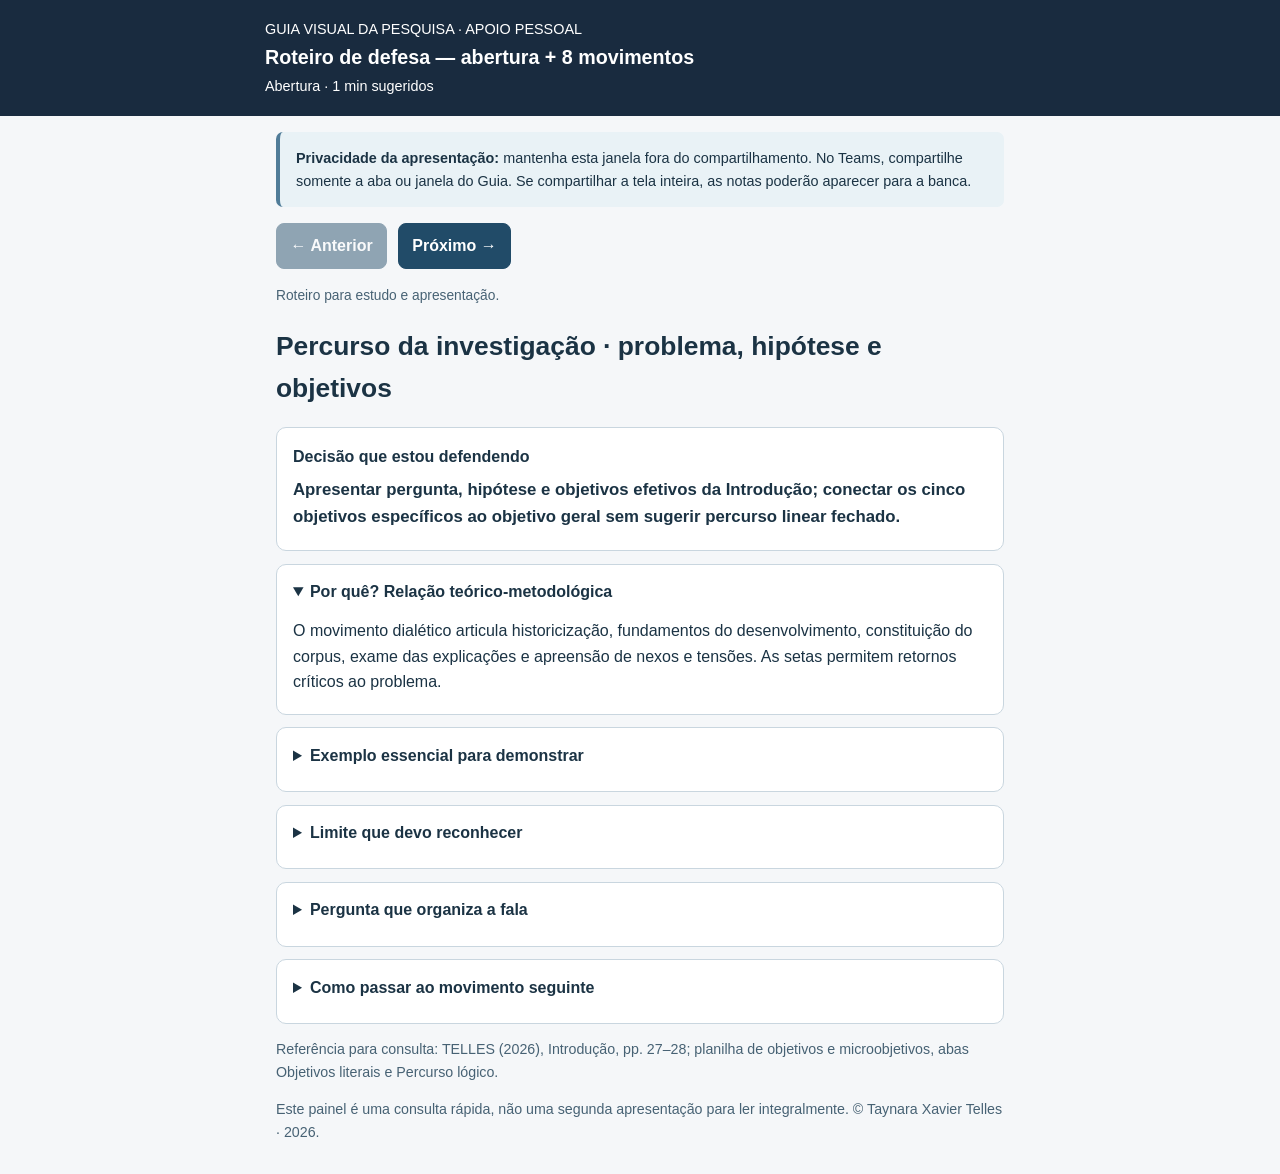
<file: banca-apoio.html>
<!doctype html><html lang="pt-BR"><head>
<meta charset="utf-8"><meta name="robots" content="noindex,nofollow,noarchive"><meta name="viewport" content="width=device-width,initial-scale=1">
<meta name="author" content="Taynara Xavier Telles">
<title>Roteiro privado da qualificação · Guia Visual da Pesquisa</title>
<style>
:root{color-scheme:light;font-family:Arial,Helvetica,sans-serif;color:#1b3344;background:#f5f7f9;line-height:1.6}
*{box-sizing:border-box}
body{margin:0}
header{position:sticky;top:0;z-index:2;background:#192b3f;color:#fff;padding:.95rem max(1rem,calc((100vw - 750px)/2))}
header h1{font-size:1.23rem;line-height:1.3;margin:.25rem 0}
header p{margin:.2rem 0;font-size:.9rem}
main{max-width:760px;margin:0 auto;padding:1rem}
.alert{padding:.9rem 1rem;border-left:4px solid #507c98;background:#e9f2f6;border-radius:7px;font-size:.9rem;margin:0 0 1rem}
.controller{display:flex;gap:.65rem;align-items:center;margin:1rem 0}
button{font:inherit;font-weight:700;padding:.57rem .85rem;min-height:44px;border:1px solid #214b68;border-radius:8px;background:#214b68;color:#fff;cursor:pointer}
button:disabled{opacity:.48;cursor:default}
button:focus-visible,summary:focus-visible,a:focus-visible{outline:3px solid #c46a21;outline-offset:3px}
#heading{font-size:clamp(1.3rem,3vw,1.65rem);margin:1.1rem 0}
.card,details{background:white;border:1px solid #c9d6df;border-radius:10px;padding:.9rem 1rem;margin:.78rem 0}
.card h3{font-size:1rem;margin:.1rem 0 .5rem}
.card p,details p{margin:.3rem 0}
details summary{cursor:pointer;font-weight:700;min-height:34px}
#note-decision{font-size:1.05rem;font-weight:600}
.muted{color:#476274;font-size:.89rem}
#mode{font-size:.86rem;margin:.5rem 0}
small{font-size:.85rem}
@media(max-width:480px){.controller button{flex:1}.controller{flex-wrap:wrap}}
@media(prefers-reduced-motion:reduce){html{scroll-behavior:auto}}
@media(forced-colors:active){.alert,.card,details{border:1px solid CanvasText}}
@media print{header{position:static}.controller{display:none}details{break-inside:avoid}}
</style><link rel="stylesheet" href="tipografia-arial.css">
</head><body>
<header><p>GUIA VISUAL DA PESQUISA · APOIO PESSOAL</p><h1>Roteiro de defesa — abertura + 8 movimentos</h1><p id="position">Abertura</p><p id="clock" aria-label="Tempo decorrido e restante"></p></header>
<main><p class="alert"><strong>Privacidade da apresentação:</strong> mantenha esta janela fora do compartilhamento. No Teams, compartilhe somente a aba ou janela do Guia. Se compartilhar a tela inteira, as notas poderão aparecer para a banca.</p>
<nav class="controller" aria-label="Controles do roteiro"><button id="prev" type="button">← Anterior</button><button id="next" type="button">Próximo →</button></nav>
<p id="mode" class="muted" role="status" aria-live="polite">Roteiro para estudo e apresentação.</p>
<h2 id="heading"></h2>
<section class="card"><h3>Decisão que estou defendendo</h3><p id="note-decision"></p></section>
<details open><summary>Por quê? Relação teórico-metodológica</summary><p id="note-relation"></p></details>
<details><summary>Exemplo essencial para demonstrar</summary><p id="note-example"></p></details>
<details><summary>Limite que devo reconhecer</summary><p id="note-limit"></p></details>
<details><summary>Pergunta que organiza a fala</summary><p id="note-question"></p></details>
<details><summary>Como passar ao movimento seguinte</summary><p id="note-transition"></p></details>
<p class="muted" id="source"></p>
<p class="muted">Este painel é uma consulta rápida, não uma segunda apresentação para ler integralmente. © Taynara Xavier Telles · 2026.</p>
</main>
<script>
(function(){
"use strict";
const cues=[{"title":"Percurso da investigação · problema, hipótese e objetivos","decision":"Apresentar pergunta, hipótese e objetivos efetivos da Introdução; conectar os cinco objetivos específicos ao objetivo geral sem sugerir percurso linear fechado.","relation":"O movimento dialético articula historicização, fundamentos do desenvolvimento, constituição do corpus, exame das explicações e apreensão de nexos e tensões. As setas permitem retornos críticos ao problema.","example":"Clicar em HISTORICIZAR para evidenciar Cap. 2; SISTEMATIZAR para Cap. 3; CONSTITUIR para Cap. 1 e 4; EXAMINAR e APREENDER para a matriz e o exercício exploratório do Cap. 5.","limit":"Hipótese é hipótese de trabalho, não resultado demonstrado. Microobjetivos são reconstruções analíticas; cinco objetivos específicos são literais da dissertação.","question":"Como cada objetivo acrescenta determinações à explicação da produção acadêmica?","transition":"Com a arquitetura dos objetivos explícita, apresento o objeto documental e sua diferença do fenômeno real.","source":"TELLES (2026), Introdução, pp. 27–28; planilha de objetivos e microobjetivos, abas Objetivos literais e Percurso lógico.","minutes":"1 min"},{"title":"Problema e objeto","decision":"Distinguir adolescência como fenômeno real das concepções científicas sobre adolescência e desenvolvimento humano que constituem o objeto documental.","relation":"A historicidade da adolescência, por si, não explica como pensamento, consciência e personalidade se constituem. A relação entre adolescência E desenvolvimento dá unidade à pergunta.","example":"A passagem escolar para os anos finais motivou inquietações na docência, mas a dissertação não analisa trajetórias individuais.","limit":"Não confundir a experiência que originou a pergunta com o material empírico. Não deduzir desenvolvimento de idade, escola ou categoria social.","question":"O que as produções acadêmicas efetivamente explicam sobre os processos de desenvolvimento?","transition":"Para reconstruir explicações, preciso assumir uma posição de conhecimento.","source":"Introdução e problema; p. 27 da versão de qualificação.","minutes":"1 min"},{"title":"Escolha do método e unidade de análise","decision":"Defender o MHD como orientação para reconstruir a lógica interna dos estudos, e não como um formulário de conceitos obrigatórios.","relation":"Singularidade do argumento de cada estudo; particularidade das condições históricas e institucionais; relações mais gerais do objeto. Método e protocolo não são sinônimos.","example":"A palavra «escola» não basta: ela pode designar cenário, condição institucional ou mediação explicativa.","limit":"O método não valida automaticamente uma interpretação. Distinguir o que a fonte afirma daquilo que a pesquisadora infere.","question":"Como reconstruir relações sem dissolver a singularidade de cada trabalho?","transition":"A historicidade impede tomar uma forma social da adolescência como universal.","source":"Fundamentos metodológicos e seção 4.5.1 da dissertação.","minutes":"2,5 min"},{"title":"Historicidade e particularidade brasileira","decision":"Mostrar por que reconstruir historicamente a adolescência gera perguntas analíticas, não uma cronologia decorativa.","relation":"A posição intermediária, o trabalho, a família e a escolarização se constituem de forma desigual. A particularidade brasileira exige considerar colonização, escravidão, classes e direitos.","example":"O tempo social de escolarização e formação não foi distribuído igualmente entre grupos e posições de classe.","limit":"As mediações selecionadas não são exaustivas nem todas obrigatórias no corpus. Evitar universalizar a experiência europeia.","question":"O que torna diferentes experiências adolescentes historicamente possíveis?","transition":"Conhecer condições históricas ainda não mostra como capacidades humanas se transformam.","source":"Capítulo 2, especialmente particularidade brasileira.","minutes":"2 min"},{"title":"Desenvolvimento humano e trabalho educativo","decision":"Articular Psicologia Histórico-Cultural e Pedagogia Histórico-Crítica sem fundir objetos e conceitos.","relation":"Gênese social do psiquismo, atividade e apropriação cultural de um lado; finalidades, conteúdos e organização do ensino de outro. Ensino, aprendizagem e desenvolvimento exigem mediações demonstradas.","example":"Um projeto escolar incorporado ao currículo não comprova, por si, desenvolvimento psíquico dos participantes.","limit":"Não transformar o próprio referencial em régua para desqualificar estudos de outras tradições.","question":"O que a pesquisa consegue demonstrar — e o que pressupõe — acerca do desenvolvimento?","transition":"Os fundamentos formulam perguntas para interrogar as produções acadêmicas.","source":"Capítulo 3: PHC, Pedagogia Histórico-Crítica e síntese.","minutes":"2,5 min"},{"title":"Corpus: recorte, números e limites","decision":"Apresentar dados de busca como registro documental, e não como resultado analítico sobre concepções.","relation":"O levantamento 2017–2025 gerou 1.543 ocorrências e 992 registros únicos; o subconjunto 2018–2025 reúne 875 documentos únicos. A Tabela-Mãe permite rastrear etapas e decisões.","example":"633 encaminhados à avaliação integral no histórico 2017–2025; 563 no recorte 2018–2025 — não são o corpus elegível final.","limit":"A complementação de 2026 e outras bases ainda está aberta. Não afirmar que todos os 563 foram analisados.","question":"Qual conjunto documental foi efetivamente consolidado até a qualificação?","transition":"Os números delimitam as fontes; a Matriz examina as explicações contidas nelas.","source":"Capítulo 4, Tabelas 1–2, Figura 12.","minutes":"2 min"},{"title":"Matriz Tripartida: perguntas e cinco movimentos","decision":"Defender a necessidade de uma matriz própria porque o objeto requer interrogar relações explicativas sustentadas por evidências.","relation":"Dimensões epistemológico-metodológica, ontológico-psicológica e pedagógico-político-educacional; unidade de análise = lógica interna do estudo. Movimentos: reconstruir, interrogar, registrar, confrontar e sintetizar, com retornos.","example":"Abrir os balões para mostrar Quadro 5 (três dimensões, p. 191), Quadro 3 (cinco movimentos, pp. 186–187) e Quadro 6 (estados, p. 194). Pergunta não pertinente = não aplicação; ausência exige exame suficiente.","limit":"E/M/I/NI/A e T não são notas ou ranking. A Matriz ainda não está validada; o próprio corpus poderá exigir revisão.","question":"O instrumento é sensível à singularidade do estudo ou força o estudo a caber nele?","transition":"A aplicação exploratória mostra possibilidades e limites do instrumento.","source":"Capítulo 4, seção 4.5, Quadros 3–8 (pp. 186–203) e Figuras 13–14 (pp. 185 e 192). Balões da prancha interativa.","minutes":"4 min"},{"title":"Soares e Bueno: o exercício exploratório","decision":"Apresentar dois testes demonstrativos com objetos distintos, sem inferir tendências da produção nacional.","relation":"A análise busca a função das mediações e separa enunciados das autoras de inferências feitas pela pesquisadora.","example":"Abrir os balões Soares e Bueno: 32 de 54 admitiriam outra preferência no cenário hipotético; mudança da grade de Bueno viabilizou duas aulas semanais nos anos finais. Abrir também o balão Quadro 14 para comparar os cinco movimentos sem generalização.","limit":"Não extrapolar a dois estudos a representatividade do corpus. Não atribuir causalidade que os documentos não demonstram.","question":"Qual conclusão a evidência autoriza e onde termina o alcance dela?","transition":"O exercício permite voltar às escolhas metodológicas e às tarefas ainda abertas.","source":"Capítulo 5, Soares (2018) e Bueno (2018), Quadro 13 (p. 235) e Quadro 14 (pp. 236–237). Balões relacionais da prancha interativa.","minutes":"3 min"},{"title":"Síntese provisória e horizontes do desenvolvimento","decision":"Explicitar o que se consolidou e reconhecer a adolescência como período de possibilidades de transformação psíquica, cuja realização depende de mediações.","relation":"Fundamentação histórica, psicológica e pedagógica, levantamento e ensaio da matriz estão consolidados nesta etapa. Anjos (2017) relaciona a ampliação das possibilidades de imaginação na adolescência ao pensamento por conceitos e à mediação da educação escolar; não é promessa de desenvolvimento automático.","example":"Se houver espaço: «Na construção do Guia, perguntei se minha mãe conseguiria utilizá-lo com autonomia. A pergunta não comprova acessibilidade; ela me faz pensar nas mediações para apropriação do conhecimento.»","limit":"Não alongar a fala sobre o Guia se o tempo apertar. Preservar as três decisões a discutir: dimensões, singularidade das fontes e delimitação exequível.","question":"","transition":"Agradecer, ouvir as objeções e acolher as contribuições ao trabalho.","source":"Sínteses e considerações da versão de qualificação.","minutes":"2 min"}];
let index=0;
const el=(id)=>document.getElementById(id);
const originalText={prev:el("prev").textContent,next:el("next").textContent};
function write(id,txt){el(id).textContent=txt||"";}
function render(){
 const x=cues[index];
 write("position",index===0?"Abertura · "+x.minutes+" sugeridos":"Movimento "+index+" de "+(cues.length-1)+" · "+x.minutes+" sugeridos");
 write("heading",x.title);
 write("note-decision",x.decision);
 write("note-relation",x.relation);
 write("note-example",x.example);
 write("note-limit",x.limit);
 write("note-question",x.question);
 el("note-question").closest("details").hidden=!x.question;
 write("note-transition",x.transition);
 write("source","Referência para consulta: "+x.source);
 el("prev").disabled=index===0;el("next").textContent=index===cues.length-1?"Retomar início ↺":originalText.next;
}
function setState(s){
 if(!s)return;
 if(Number.isInteger(s.index)&&s.index>=0&&s.index<cues.length){index=s.index;render();}
 if(typeof s.elapsed==="string"){write("clock",s.elapsed+" decorridos · "+(s.remaining||""));}
 write("mode",s.presenting?"Sincronizado com a apresentação no Guia.":"Apresentação ainda não iniciada no Guia; roteiro disponível para estudo.");
}
window.gvShowState=setState;
function control(direction){
 try{
  const op=window.opener;
  const fn=direction==="prev"?"gvPresenterPrev":"gvPresenterNext";
  if(op && !op.closed && typeof op[fn]==="function" && op[fn]())return;
 }catch(e){}
 if(direction==="prev")index=Math.max(index-1,0);else index=(index+1)%cues.length;
 render();write("mode","Navegação local: o Guia não está conectado ou não iniciou a apresentação.");
}
el("prev").addEventListener("click",()=>control("prev"));
el("next").addEventListener("click",()=>control("next"));
render();
try{
 if(window.opener && typeof window.opener.gvPresenterState==="function")setState(window.opener.gvPresenterState());
}catch(e){write("mode","Roteiro de estudo independente.")}
})();
</script></body></html>
</file>
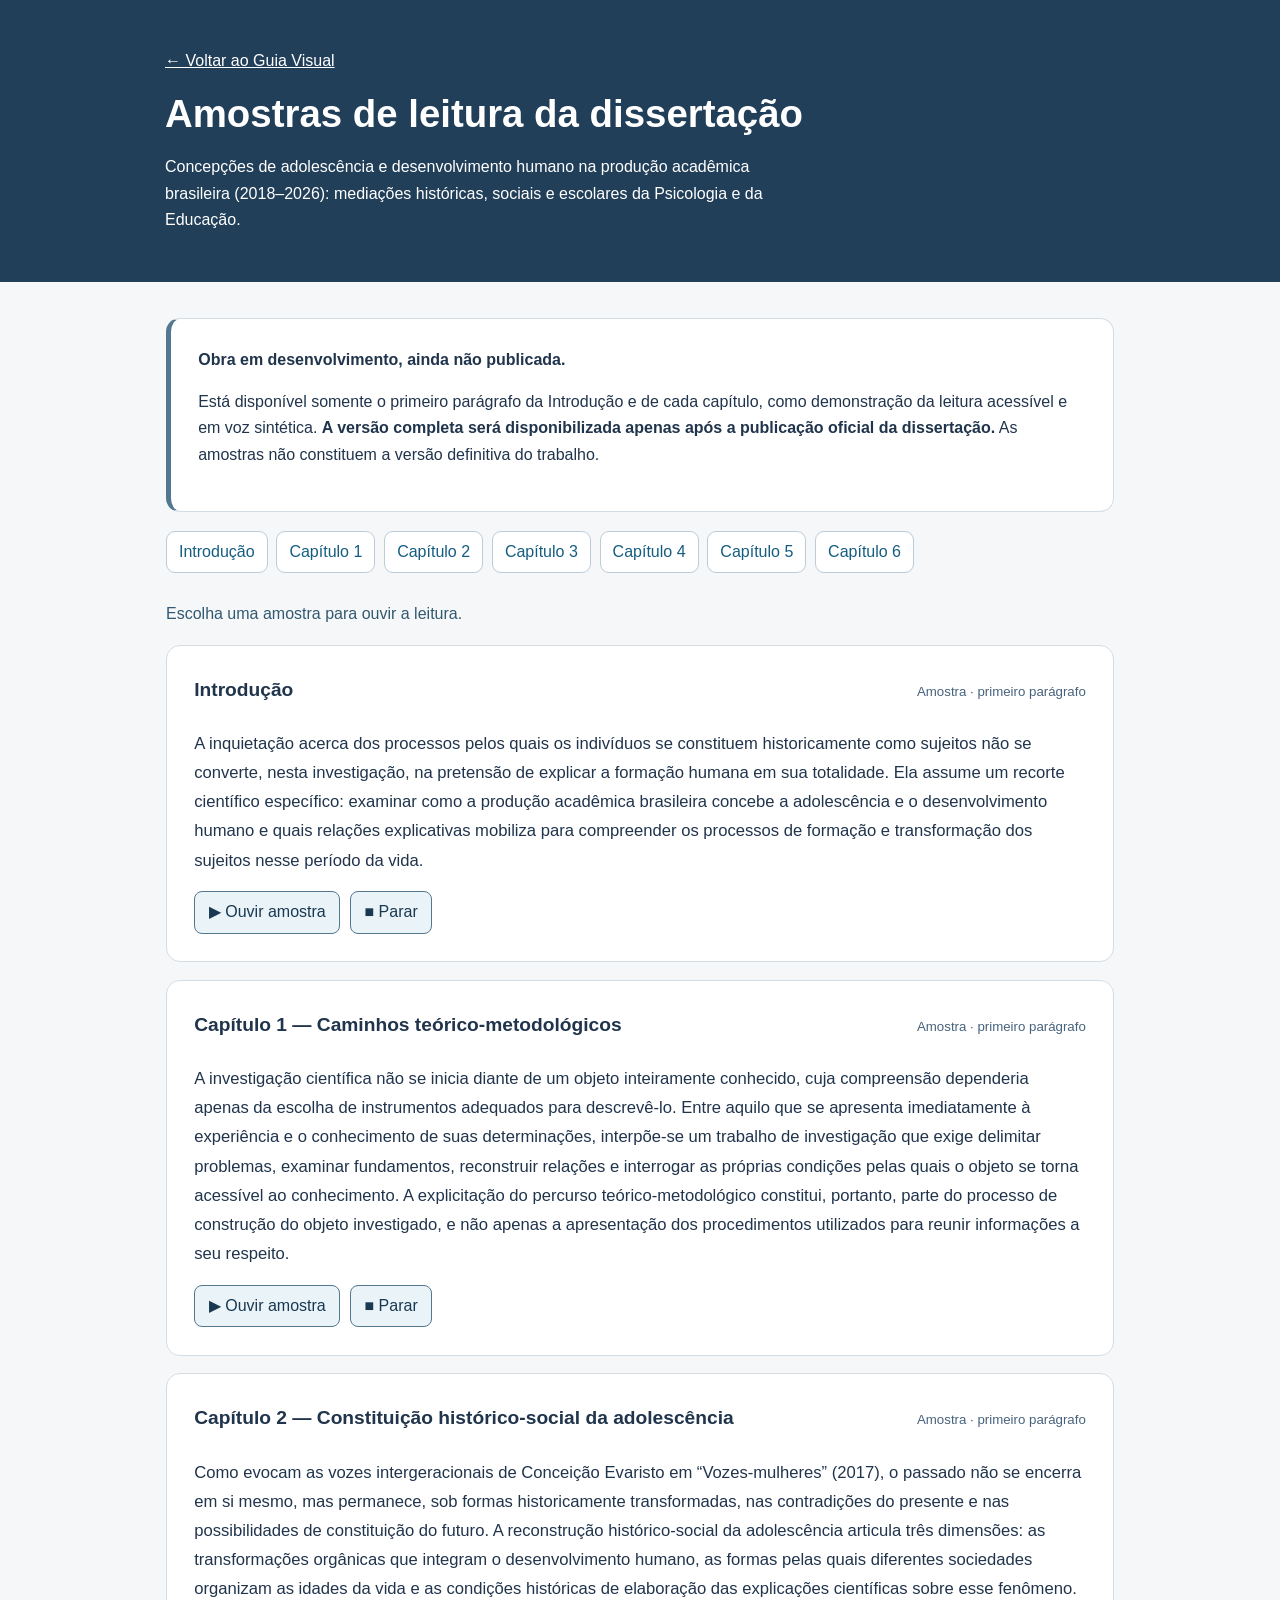
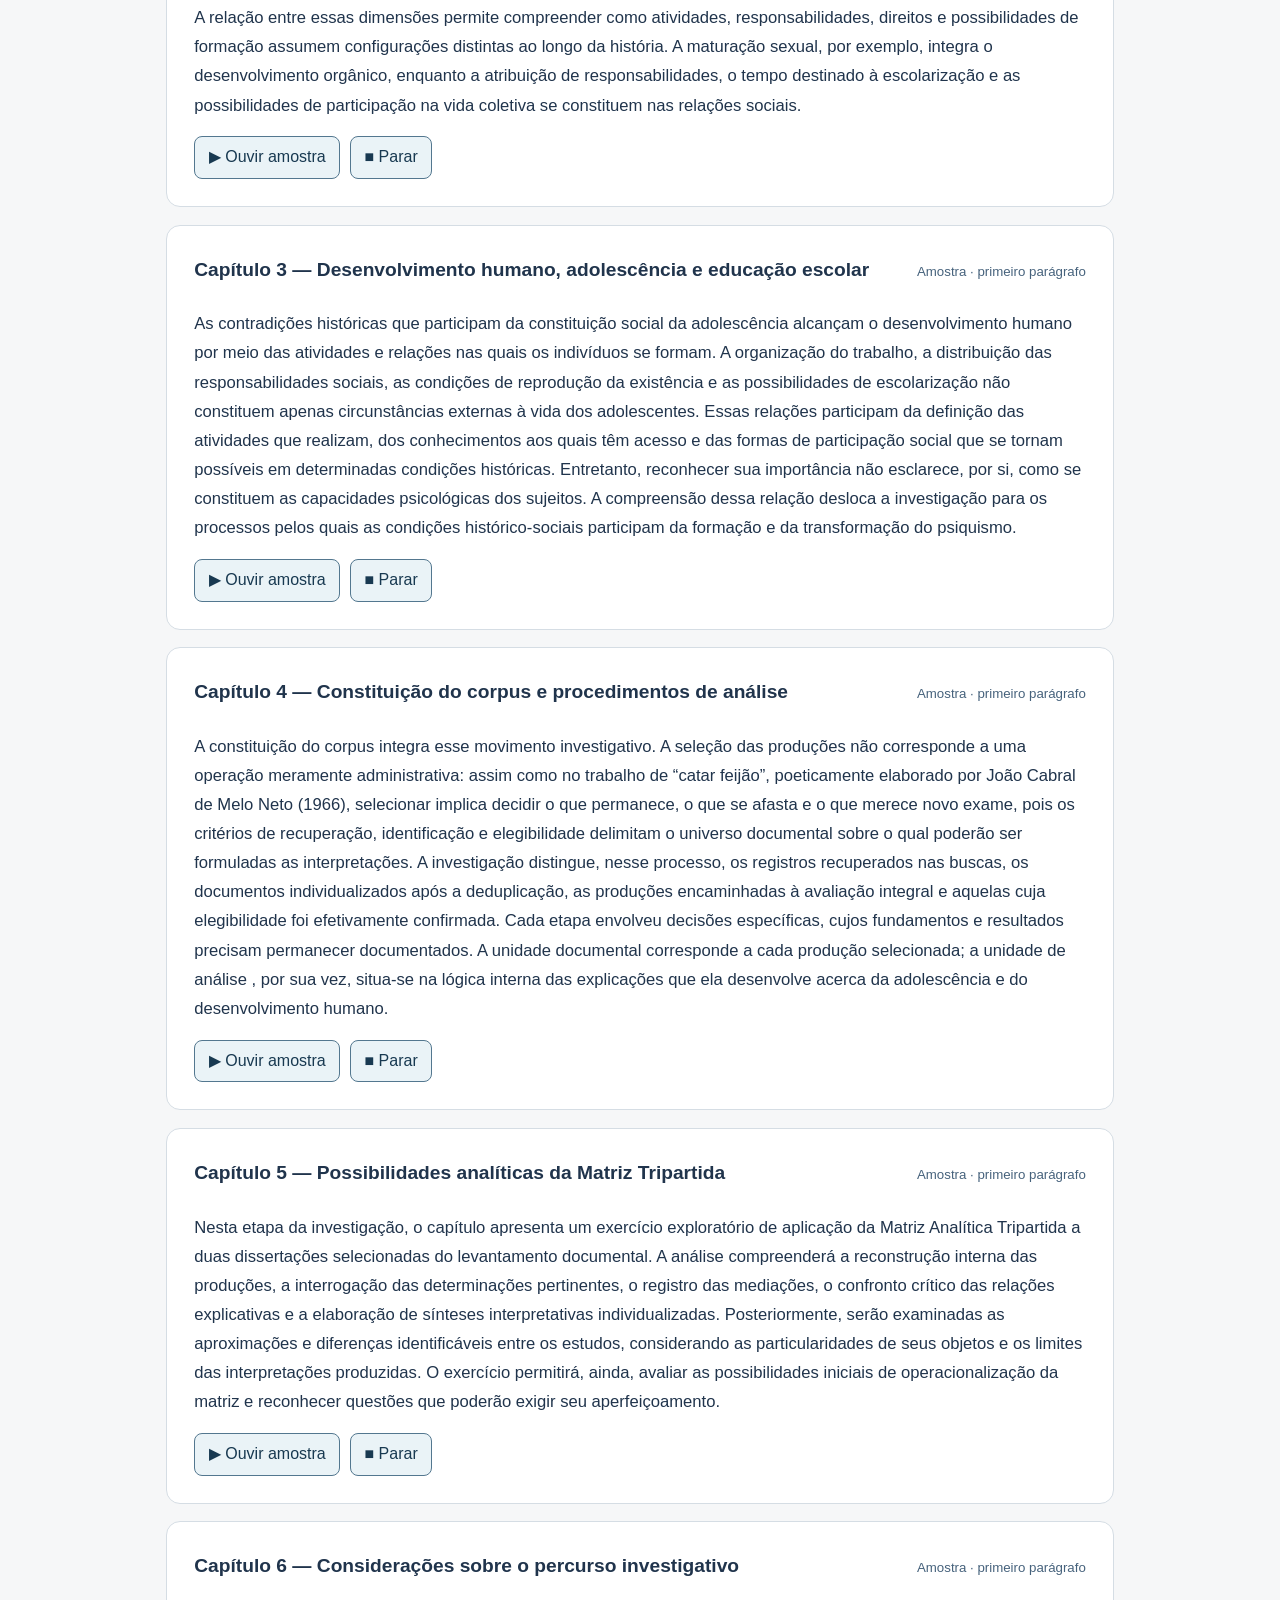
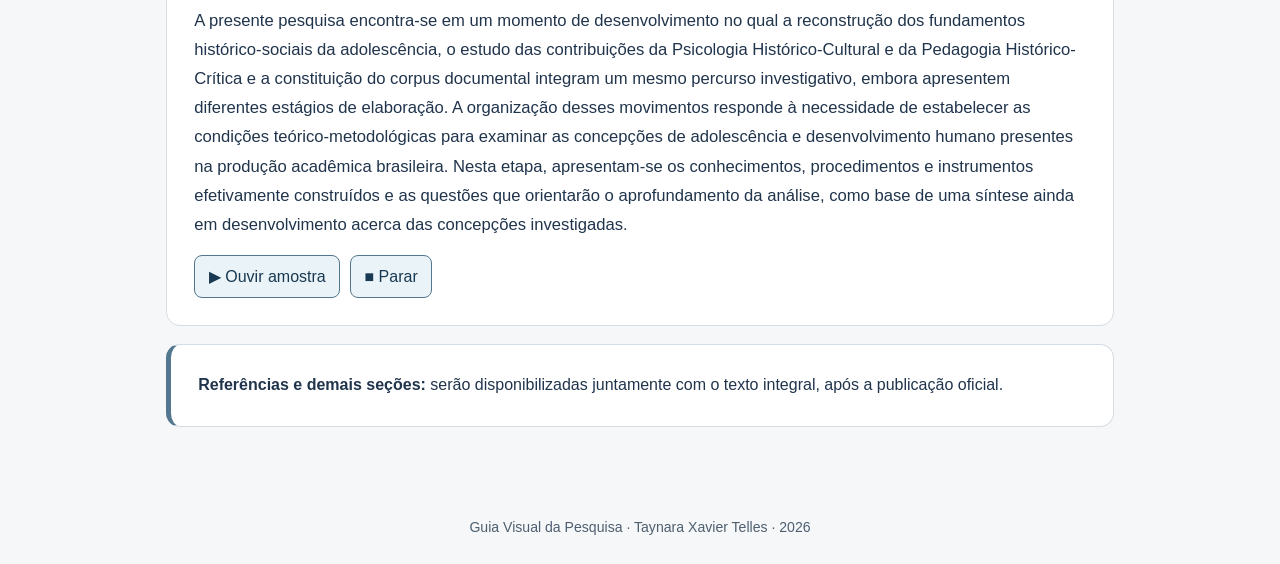
<file: documento-qualificacao.html>
<!doctype html>
<html lang="pt-BR"><head><meta charset="utf-8"><meta name="viewport" content="width=device-width,initial-scale=1">
<meta name="author" content="Taynara Xavier Telles"><meta name="robots" content="noindex,nofollow">
<title>Amostras da dissertação · Guia Visual da Pesquisa</title>
<style>
:root{color-scheme:light;font-family:Arial,Helvetica,sans-serif;line-height:1.65;color:#20344c;background:#f6f7f8}*{box-sizing:border-box}
body{margin:0}header{background:#213f59;color:white;padding:2rem max(1.2rem,calc((100% - 950px)/2))}
header h1{font-size:clamp(1.65rem,3.8vw,2.4rem);line-height:1.25;margin:.35rem 0}
header p{max-width:72ch}main{max-width:980px;margin:auto;padding:1.2rem 1rem 3rem}
a{color:#155d80}header a{color:white}nav{display:flex;flex-wrap:wrap;gap:.55rem;margin:1.15rem 0 1.7rem}
nav a{border:1px solid #bccbd7;padding:.45rem .75rem;border-radius:9px;text-decoration:none;background:white}
.sample,.editorial{background:white;border:1px solid #d5dde4;border-radius:14px;padding:clamp(1rem,3vw,1.7rem);margin:1.1rem 0}
.editorial{border-left:5px solid #53778f}.sample-head{display:flex;flex-wrap:wrap;justify-content:space-between;gap:.6rem;align-items:baseline}
h2{font-size:1.2rem;margin:.05rem 0 .45rem}.sample-tag{font-size:.83rem;color:#46627c}
.sample-text{font-size:1.04rem;line-height:1.75}.actions{display:flex;gap:.6rem;flex-wrap:wrap}
button{font:inherit;cursor:pointer;border:1px solid #53778f;border-radius:8px;padding:.45rem .85rem;background:#eaf3f7;color:#183951;min-height:42px}
button:focus-visible,a:focus-visible{outline:3px solid #a44b46;outline-offset:2px}
.status{min-height:1.5em;color:#315971}footer{text-align:center;font-size:.88rem;color:#4d5f70;margin:1.5rem auto}
@media(prefers-reduced-motion:reduce){*{scroll-behavior:auto!important}}
</style></head><body>
<header><p><a href="index.html#leitor">← Voltar ao Guia Visual</a></p><h1>Amostras de leitura da dissertação</h1>
<p>Concepções de adolescência e desenvolvimento humano na produção acadêmica brasileira (2018–2026): mediações históricas, sociais e escolares da Psicologia e da Educação.</p></header>
<main>
<section class="editorial" aria-label="Nota editorial"><strong>Obra em desenvolvimento, ainda não publicada.</strong>
<p>Está disponível somente o primeiro parágrafo da Introdução e de cada capítulo, como demonstração da leitura acessível e em voz sintética. <strong>A versão completa será disponibilizada apenas após a publicação oficial da dissertação.</strong> As amostras não constituem a versão definitiva do trabalho.</p></section>
<nav aria-label="Acessar as amostras"><a href="#introducao">Introdução</a><a href="#cap1">Capítulo 1</a><a href="#cap2">Capítulo 2</a><a href="#cap3">Capítulo 3</a><a href="#cap4">Capítulo 4</a><a href="#cap5">Capítulo 5</a><a href="#cap6">Capítulo 6</a></nav>
<p id="speech-status" class="status" role="status" aria-live="polite">Escolha uma amostra para ouvir a leitura.</p>
<section class="sample" id="introducao" aria-labelledby="introducao-title"><div class="sample-head"><h2 id="introducao-title">Introdução</h2><span class="sample-tag">Amostra · primeiro parágrafo</span></div><p class="sample-text">A inquietação acerca dos processos pelos quais os indivíduos se constituem historicamente como sujeitos não se converte, nesta investigação, na pretensão de explicar a formação humana em sua totalidade. Ela assume um recorte científico específico: examinar como a produção acadêmica brasileira concebe a adolescência e o desenvolvimento humano e quais relações explicativas mobiliza para compreender os processos de formação e transformação dos sujeitos nesse período da vida.</p><div class="actions"><button type="button" class="listen" data-sample="introducao" aria-label="Ouvir amostra de Introdução">▶ Ouvir amostra</button><button type="button" class="stop">■ Parar</button></div></section>
<section class="sample" id="cap1" aria-labelledby="cap1-title"><div class="sample-head"><h2 id="cap1-title">Capítulo 1 — Caminhos teórico-metodológicos</h2><span class="sample-tag">Amostra · primeiro parágrafo</span></div><p class="sample-text">A investigação científica não se inicia diante de um objeto inteiramente conhecido, cuja compreensão dependeria apenas da escolha de instrumentos adequados para descrevê-lo. Entre aquilo que se apresenta imediatamente à experiência e o conhecimento de suas determinações, interpõe-se um trabalho de investigação que exige delimitar problemas, examinar fundamentos, reconstruir relações e interrogar as próprias condições pelas quais o objeto se torna acessível ao conhecimento. A explicitação do percurso teórico-metodológico constitui, portanto, parte do processo de construção do objeto investigado, e não apenas a apresentação dos procedimentos utilizados para reunir informações a seu respeito.</p><div class="actions"><button type="button" class="listen" data-sample="cap1" aria-label="Ouvir amostra de Capítulo 1 — Caminhos teórico-metodológicos">▶ Ouvir amostra</button><button type="button" class="stop">■ Parar</button></div></section>
<section class="sample" id="cap2" aria-labelledby="cap2-title"><div class="sample-head"><h2 id="cap2-title">Capítulo 2 — Constituição histórico-social da adolescência</h2><span class="sample-tag">Amostra · primeiro parágrafo</span></div><p class="sample-text">Como evocam as vozes intergeracionais de Conceição Evaristo em “Vozes-mulheres” (2017), o passado não se encerra em si mesmo, mas permanece, sob formas historicamente transformadas, nas contradições do presente e nas possibilidades de constituição do futuro. A reconstrução histórico-social da adolescência articula três dimensões: as transformações orgânicas que integram o desenvolvimento humano, as formas pelas quais diferentes sociedades organizam as idades da vida e as condições históricas de elaboração das explicações científicas sobre esse fenômeno. A relação entre essas dimensões permite compreender como atividades, responsabilidades, direitos e possibilidades de formação assumem configurações distintas ao longo da história. A maturação sexual, por exemplo, integra o desenvolvimento orgânico, enquanto a atribuição de responsabilidades, o tempo destinado à escolarização e as possibilidades de participação na vida coletiva se constituem nas relações sociais.</p><div class="actions"><button type="button" class="listen" data-sample="cap2" aria-label="Ouvir amostra de Capítulo 2 — Constituição histórico-social da adolescência">▶ Ouvir amostra</button><button type="button" class="stop">■ Parar</button></div></section>
<section class="sample" id="cap3" aria-labelledby="cap3-title"><div class="sample-head"><h2 id="cap3-title">Capítulo 3 — Desenvolvimento humano, adolescência e educação escolar</h2><span class="sample-tag">Amostra · primeiro parágrafo</span></div><p class="sample-text">As contradições históricas que participam da constituição social da adolescência alcançam o desenvolvimento humano por meio das atividades e relações nas quais os indivíduos se formam. A organização do trabalho, a distribuição das responsabilidades sociais, as condições de reprodução da existência e as possibilidades de escolarização não constituem apenas circunstâncias externas à vida dos adolescentes. Essas relações participam da definição das atividades que realizam, dos conhecimentos aos quais têm acesso e das formas de participação social que se tornam possíveis em determinadas condições históricas. Entretanto, reconhecer sua importância não esclarece, por si, como se constituem as capacidades psicológicas dos sujeitos. A compreensão dessa relação desloca a investigação para os processos pelos quais as condições histórico-sociais participam da formação e da transformação do psiquismo.</p><div class="actions"><button type="button" class="listen" data-sample="cap3" aria-label="Ouvir amostra de Capítulo 3 — Desenvolvimento humano, adolescência e educação escolar">▶ Ouvir amostra</button><button type="button" class="stop">■ Parar</button></div></section>
<section class="sample" id="cap4" aria-labelledby="cap4-title"><div class="sample-head"><h2 id="cap4-title">Capítulo 4 — Constituição do corpus e procedimentos de análise</h2><span class="sample-tag">Amostra · primeiro parágrafo</span></div><p class="sample-text">A constituição do corpus integra esse movimento investigativo. A seleção das produções não corresponde a uma operação meramente administrativa: assim como no trabalho de “catar feijão”, poeticamente elaborado por João Cabral de Melo Neto (1966), selecionar implica decidir o que permanece, o que se afasta e o que merece novo exame, pois os critérios de recuperação, identificação e elegibilidade delimitam o universo documental sobre o qual poderão ser formuladas as interpretações. A investigação distingue, nesse processo, os registros recuperados nas buscas, os documentos individualizados após a deduplicação, as produções encaminhadas à avaliação integral e aquelas cuja elegibilidade foi efetivamente confirmada. Cada etapa envolveu decisões específicas, cujos fundamentos e resultados precisam permanecer documentados. A unidade documental corresponde a cada produção selecionada; a unidade de análise , por sua vez, situa-se na lógica interna das explicações que ela desenvolve acerca da adolescência e do desenvolvimento humano.</p><div class="actions"><button type="button" class="listen" data-sample="cap4" aria-label="Ouvir amostra de Capítulo 4 — Constituição do corpus e procedimentos de análise">▶ Ouvir amostra</button><button type="button" class="stop">■ Parar</button></div></section>
<section class="sample" id="cap5" aria-labelledby="cap5-title"><div class="sample-head"><h2 id="cap5-title">Capítulo 5 — Possibilidades analíticas da Matriz Tripartida</h2><span class="sample-tag">Amostra · primeiro parágrafo</span></div><p class="sample-text">Nesta etapa da investigação, o capítulo apresenta um exercício exploratório de aplicação da Matriz Analítica Tripartida a duas dissertações selecionadas do levantamento documental. A análise compreenderá a reconstrução interna das produções, a interrogação das determinações pertinentes, o registro das mediações, o confronto crítico das relações explicativas e a elaboração de sínteses interpretativas individualizadas. Posteriormente, serão examinadas as aproximações e diferenças identificáveis entre os estudos, considerando as particularidades de seus objetos e os limites das interpretações produzidas. O exercício permitirá, ainda, avaliar as possibilidades iniciais de operacionalização da matriz e reconhecer questões que poderão exigir seu aperfeiçoamento.</p><div class="actions"><button type="button" class="listen" data-sample="cap5" aria-label="Ouvir amostra de Capítulo 5 — Possibilidades analíticas da Matriz Tripartida">▶ Ouvir amostra</button><button type="button" class="stop">■ Parar</button></div></section>
<section class="sample" id="cap6" aria-labelledby="cap6-title"><div class="sample-head"><h2 id="cap6-title">Capítulo 6 — Considerações sobre o percurso investigativo</h2><span class="sample-tag">Amostra · primeiro parágrafo</span></div><p class="sample-text">A presente pesquisa encontra-se em um momento de desenvolvimento no qual a reconstrução dos fundamentos histórico-sociais da adolescência, o estudo das contribuições da Psicologia Histórico-Cultural e da Pedagogia Histórico-Crítica e a constituição do corpus documental integram um mesmo percurso investigativo, embora apresentem diferentes estágios de elaboração. A organização desses movimentos responde à necessidade de estabelecer as condições teórico-metodológicas para examinar as concepções de adolescência e desenvolvimento humano presentes na produção acadêmica brasileira. Nesta etapa, apresentam-se os conhecimentos, procedimentos e instrumentos efetivamente construídos e as questões que orientarão o aprofundamento da análise, como base de uma síntese ainda em desenvolvimento acerca das concepções investigadas.</p><div class="actions"><button type="button" class="listen" data-sample="cap6" aria-label="Ouvir amostra de Capítulo 6 — Considerações sobre o percurso investigativo">▶ Ouvir amostra</button><button type="button" class="stop">■ Parar</button></div></section>
<section class="editorial" id="referencias"><strong>Referências e demais seções:</strong> serão disponibilizadas juntamente com o texto integral, após a publicação oficial.</section>
</main><footer>Guia Visual da Pesquisa · Taynara Xavier Telles · 2026</footer>
<script>(function(){const status=document.getElementById('speech-status');const supported='speechSynthesis' in window&&'SpeechSynthesisUtterance' in window;function stop(){if(supported)window.speechSynthesis.cancel();}
document.querySelectorAll('.listen').forEach(b=>b.addEventListener('click',function(){stop();if(!supported){status.textContent='Leitura por voz indisponível neste navegador.';return;}const text=document.getElementById(b.dataset.sample).querySelector('.sample-text').textContent;const speech=new SpeechSynthesisUtterance(text);speech.lang='pt-BR';speech.rate=1;speech.onend=()=>status.textContent='Leitura concluída.';window.speechSynthesis.speak(speech);status.textContent='Reproduzindo amostra de '+document.getElementById(b.dataset.sample+'-title').textContent+'.';}));
document.querySelectorAll('.stop').forEach(b=>b.addEventListener('click',()=>{stop();status.textContent='Leitura interrompida.';}));window.addEventListener('pagehide',stop);})();</script>
</body></html>
</file>
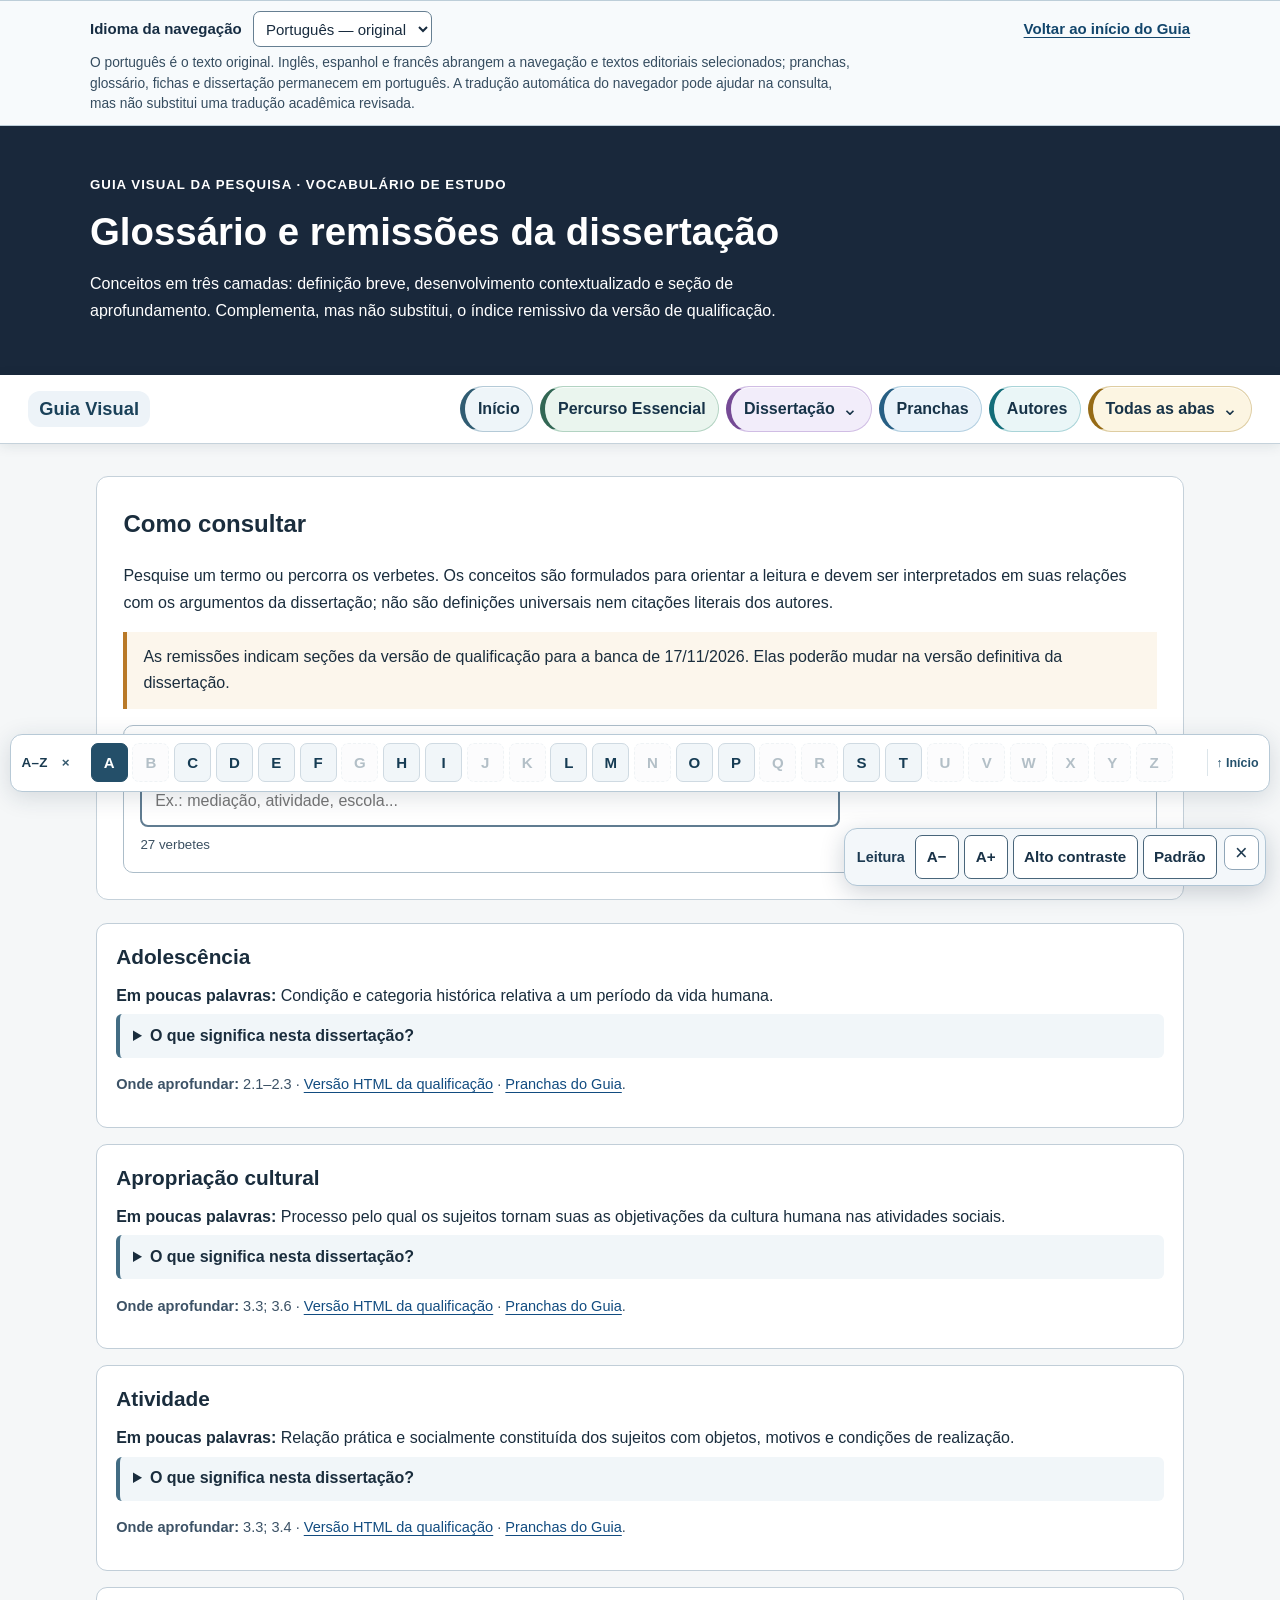
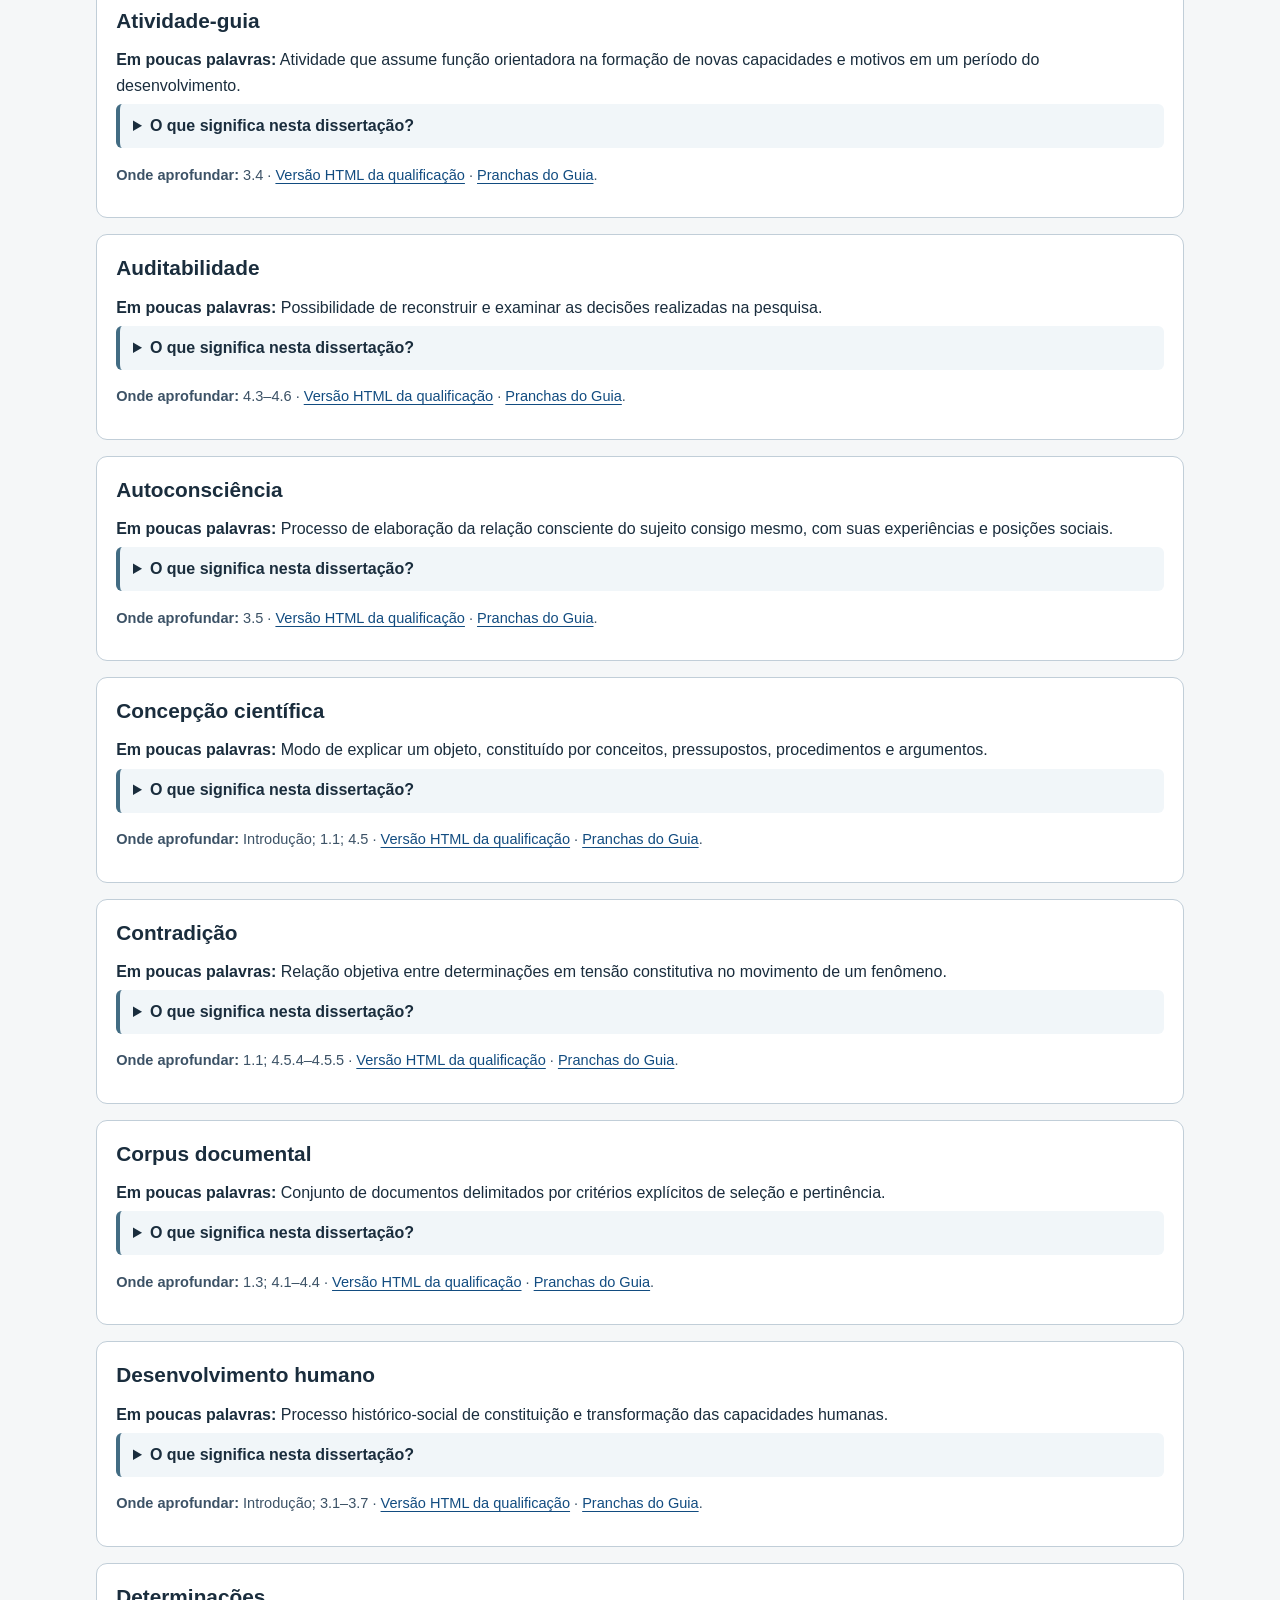
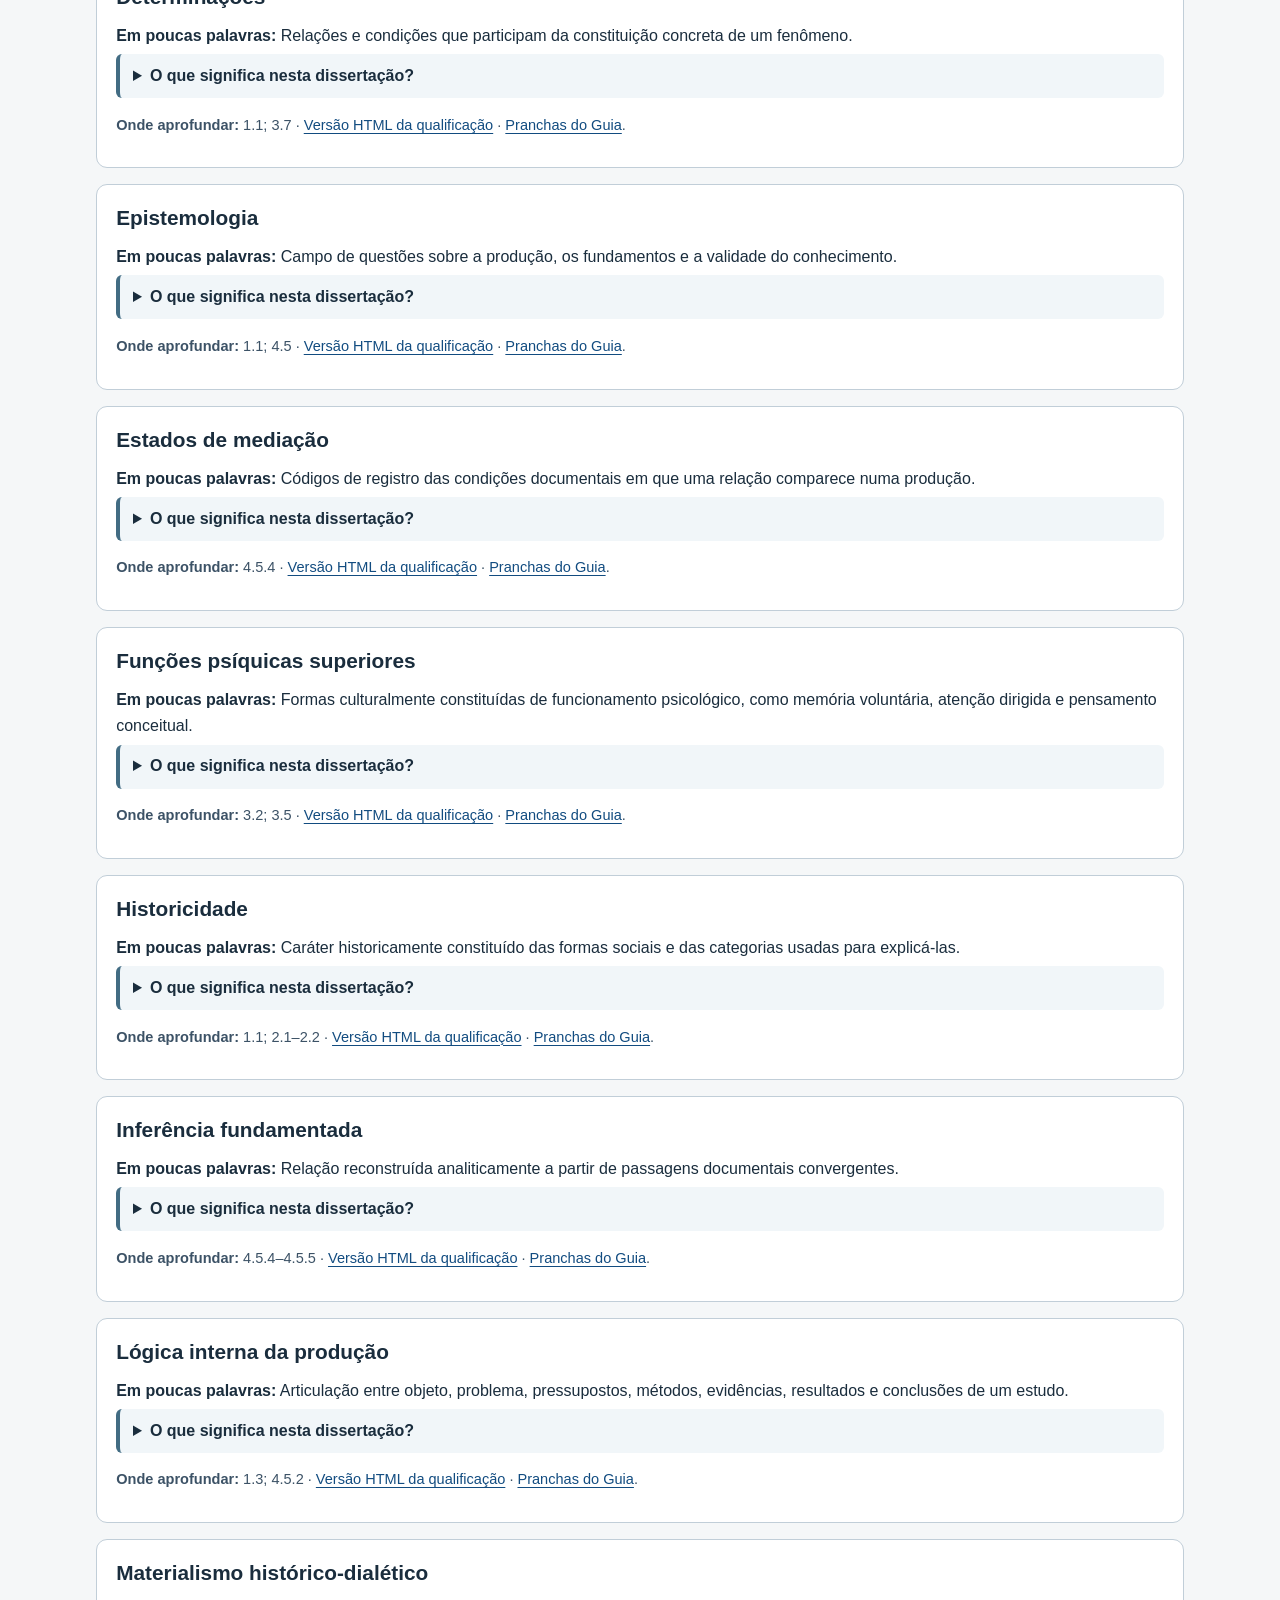
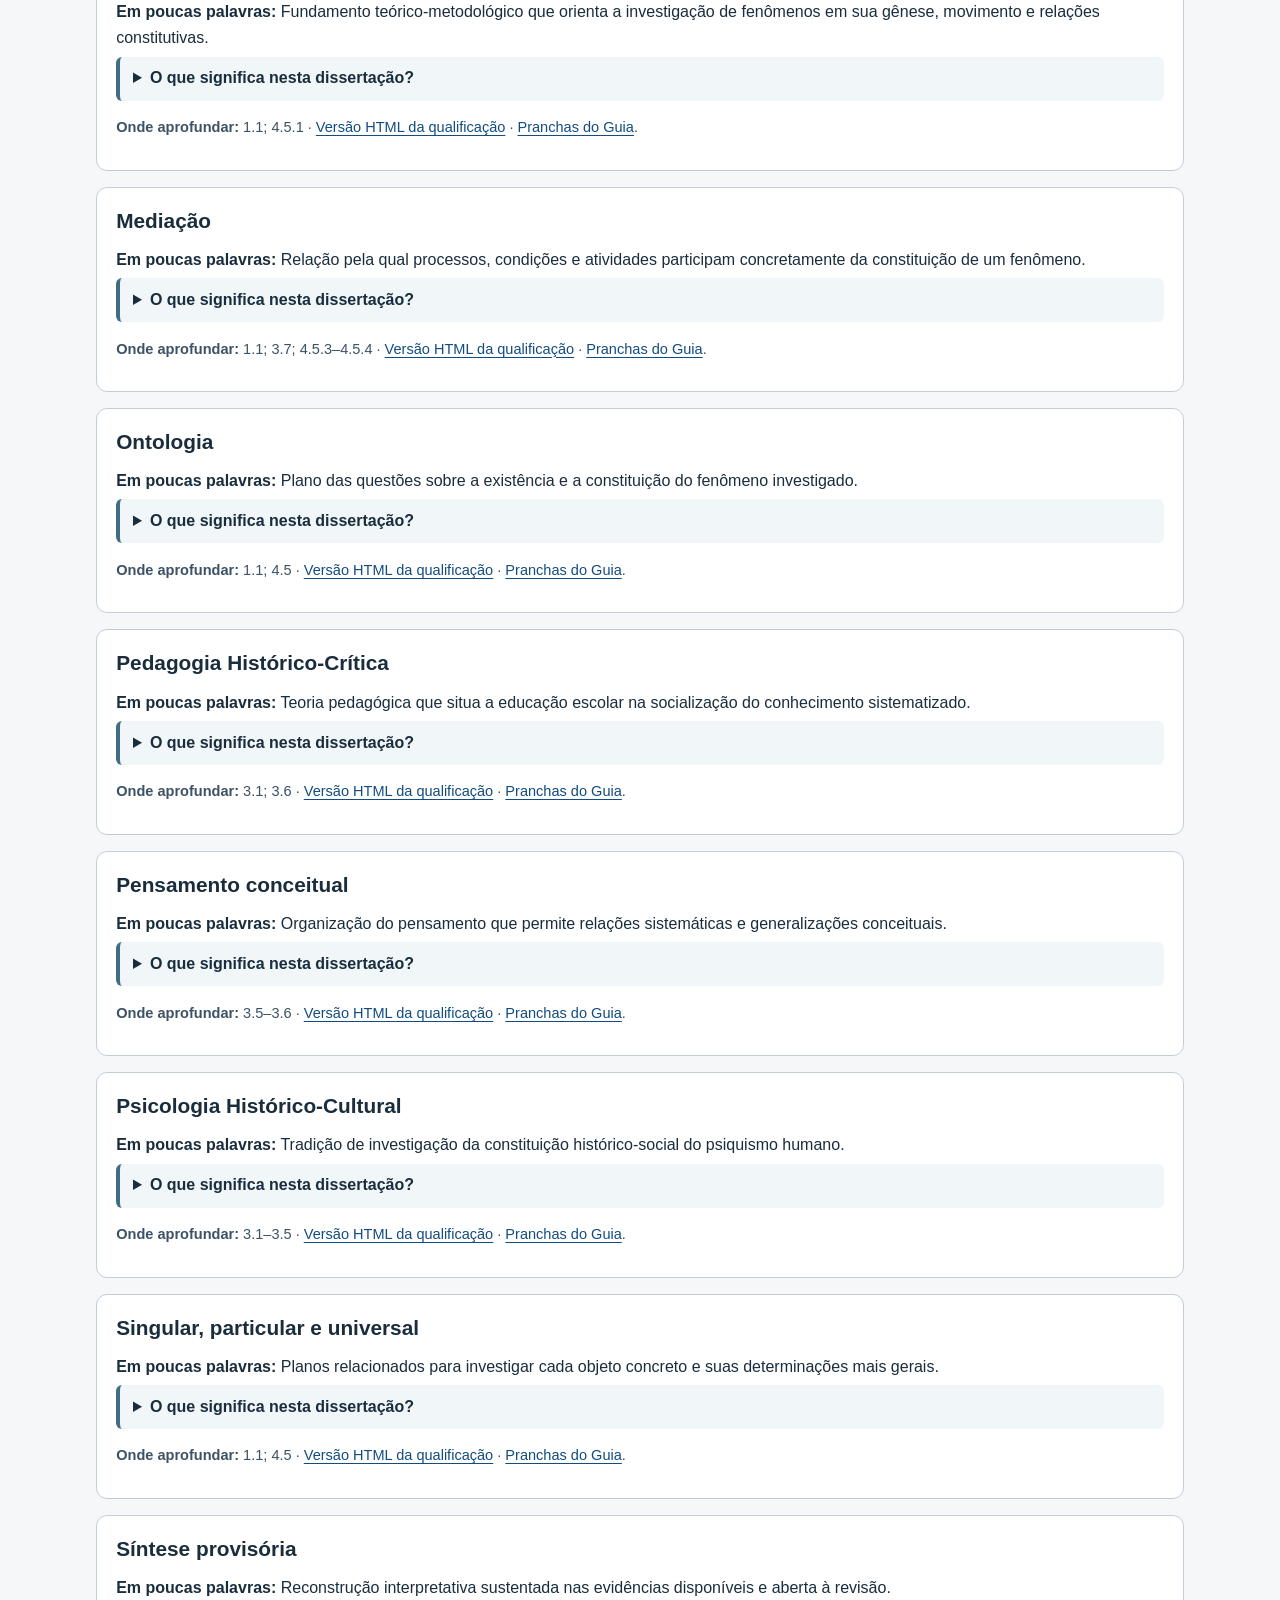
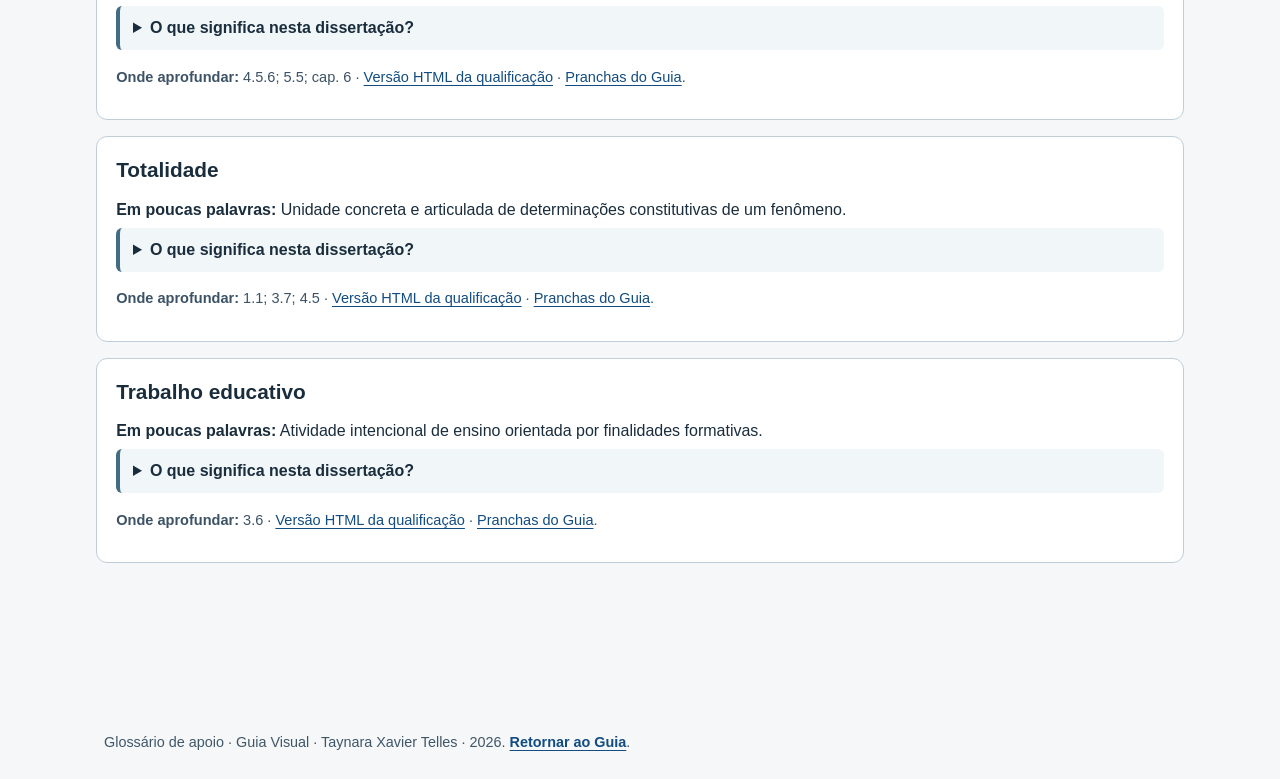
<file: glossario.html>
<!doctype html><html lang="pt-BR"><head><meta charset="utf-8"><meta name="viewport" content="width=device-width,initial-scale=1"><title>Glossário navegável · Guia Visual</title><style>:root{--ink:#1a2d3d;--muted:#40576b;--line:#c5d1da;--bg:#f5f7f8;--navy:#19283b;--accent:#345e75;color-scheme:light}
*{box-sizing:border-box}html{scroll-behavior:smooth;scroll-padding-top:1.5rem}body{margin:0;font:1rem/1.65 Arial,Helvetica,sans-serif;background:var(--bg);color:var(--ink)}a{color:#124c80;text-underline-offset:3px}a:focus-visible,button:focus-visible,summary:focus-visible{outline:3px solid #b85d16;outline-offset:3px}.skip{position:absolute;left:-10000px}.skip:focus{left:1rem;top:.5rem;z-index:20;background:#fff;padding:.6rem}.hero{background:var(--navy);color:#fff;padding:2.15rem max(1rem,calc((100vw - 1100px)/2))}.eyebrow{text-transform:uppercase;letter-spacing:.075em;font-size:.83rem;font-weight:700}.hero h1{font-size:clamp(1.8rem,3vw,2.6rem);line-height:1.2;margin:.45rem 0}.hero p{max-width:82ch}.topnav{background:#fff;border-bottom:2px solid #c1cdd8;padding:.65rem max(1rem,calc((100vw - 1100px)/2));display:flex;flex-wrap:wrap;gap:.65rem;align-items:center}.topnav a{padding:.35rem .55rem;border-left:4px solid #6b8799;text-decoration:none;font-weight:700}.topnav a:hover{text-decoration:underline}.a11y-standalone{max-width:1120px;margin:.9rem auto;padding:0 1rem;display:flex;justify-content:flex-end}.accessibility-controls{display:none;align-items:center;gap:.35rem;flex-wrap:wrap;background:#edf3f7;border:1px solid #9cb0bf;padding:.4rem .5rem;border-radius:9px}html.gv-a11y-ready .accessibility-controls{display:flex}.accessibility-controls button{font:inherit;font-weight:700;padding:.38rem .6rem;min-height:44px;min-width:44px;background:#fff;border:1px solid #48657a;border-radius:7px;color:#193247}.accessibility-controls button[aria-pressed=true]{background:#19283b;color:#fff}.a11y-label{font-weight:bold;padding:0 .3rem}.a11y-visually-hidden{position:absolute!important;width:1px!important;height:1px!important;padding:0!important;margin:-1px!important;overflow:hidden!important;clip:rect(0,0,0,0)!important;white-space:nowrap!important;border:0!important}main{max-width:1120px;margin:auto;padding:1rem 1rem 4rem}.intro,.chapter,.last{background:#fff;border:1px solid var(--line);border-radius:12px;padding:clamp(1rem,2.3vw,1.65rem);margin:1rem 0 1.4rem}.intro h2{margin-top:0}.jump{display:grid;grid-template-columns:repeat(auto-fit,minmax(min(100%,220px),1fr));gap:.55rem;margin:.9rem 0}.jump a{border:1px solid #acbfce;border-left:5px solid var(--accent);border-radius:7px;padding:.65rem .75rem;background:#f3f7fa;text-decoration:none;font-weight:700}.jump a:hover{background:#e2eef5;text-decoration:underline}.chapter{border-left:8px solid var(--tone,#426b82)}.chapter header h2{font-size:clamp(1.3rem,2vw,1.7rem);margin:.15rem 0 .6rem}.chapter .step{font-size:.81rem;font-weight:700;text-transform:uppercase;letter-spacing:.05em;color:#3c6177}.chapter .key{font-size:1.12rem;line-height:1.55;font-weight:600;max-width:88ch}.chapter h3{font-size:1.05rem;margin:.8rem 0 .3rem}.chapter ul{margin:.25rem 0 1rem;padding-left:1.3rem}.chapter li{margin:.3rem 0}.chapter details{border:1px solid #a8bdcb;border-radius:8px;padding:.6rem .8rem;margin:.6rem 0;background:#f8fafc}.chapter summary{cursor:pointer;font-weight:700}.chapter details p{margin:.75rem 0}.links{display:flex;gap:.7rem;flex-wrap:wrap;margin-top:1rem}.links a{font-weight:700;display:inline-block;padding:.5rem .7rem;border:1px solid #9bb3c3;border-radius:7px}.trace{font-size:.88rem;color:#3e5568}.note{border-left:4px solid #b97927;background:#fcf6ec;padding:.75rem 1rem}.last ul{padding-left:1.35rem}.footer{padding:1.5rem;max-width:1120px;margin:auto;font-size:.9rem;color:#405669}.footer a{font-weight:700}@media(max-width:600px){.topnav{gap:.3rem}.topnav a{font-size:.88rem}.links{display:grid}.chapter{padding:1rem;border-left-width:5px}}@media(prefers-reduced-motion:reduce){html{scroll-behavior:auto}}@media print{.topnav,.a11y-standalone,.skip{display:none!important}body{background:#fff}.chapter{break-inside:avoid}.hero{background:#fff;color:#000}}html.gv-high-contrast,html.gv-high-contrast body{background:#fff!important;color:#000!important}html.gv-high-contrast .hero{background:#000!important;color:#fff!important}html.gv-high-contrast :is(.intro,.chapter,.last,.chapter details,.jump a,.topnav,.links a,.accessibility-controls){background:#fff!important;color:#000!important;border-color:#000!important;box-shadow:none!important}html.gv-high-contrast a{color:#001b9c!important;text-decoration:underline!important}html.gv-high-contrast .hero a{color:#fff!important}html.gv-high-contrast .note{background:#fff!important;border-color:#000!important;color:#000!important}html.gv-high-contrast .accessibility-controls button{background:#fff!important;color:#000!important;border:2px solid #000!important}html.gv-high-contrast .accessibility-controls button[aria-pressed=true]{background:#000!important;color:#fff!important}.searcher{display:grid;gap:.4rem;background:#fff;padding:1rem;border-radius:10px;border:1px solid #acbdc9}.searcher label{font-weight:700}.searcher input{padding:.7rem .8rem;border:2px solid #607c91;border-radius:8px;font:inherit;max-width:700px}.searcher small{color:#3c5162}.entry{background:#fff;border:1px solid #c1ced8;border-radius:11px;margin:1rem 0;padding:1rem 1.2rem}.entry h2{margin:0 0 .55rem;font-size:1.3rem}.entry .short{margin:.3rem 0}.entry details{border-left:4px solid #426c83;background:#f1f6f9;padding:.55rem .8rem;border-radius:6px}.entry summary{font-weight:700;cursor:pointer}.entry .source{font-size:.91rem;color:#3c5266}.entry[hidden]{display:none!important}.none{border-left:4px solid #9d6429;background:#fff5e7;padding:1rem}.alpha{display:flex;gap:.45rem;flex-wrap:wrap}.alpha a{border:1px solid #8da3b4;padding:.25rem .6rem;border-radius:6px;font-weight:700;background:#fff}@media print{.searcher{display:none!important}.entry details>*{display:block!important}}html.gv-high-contrast .entry,html.gv-high-contrast .searcher,html.gv-high-contrast .entry details{background:#fff!important;color:#000!important;border-color:#000!important}</style><link rel="stylesheet" href="glossary-alphabet.css"><link rel="stylesheet" href="tipografia-arial.css">
</head><body><a class="skip" href="#conteudo">Ir ao glossário</a><header class="hero"><p class="eyebrow">Guia Visual da Pesquisa · Vocabulário de estudo</p><h1>Glossário e remissões da dissertação</h1><p>Conceitos em três camadas: definição breve, desenvolvimento contextualizado e seção de aprofundamento. Complementa, mas não substitui, o índice remissivo da versão de qualificação.</p></header><nav class="topnav" aria-label="Navegação"><a href="index.html#explorar">Guia principal</a><a href="percurso-essencial.html">Percurso Essencial</a><a href="documento-qualificacao.html">Dissertação em HTML</a><a href="acessibilidade.html">Acessibilidade</a></nav><div class="a11y-standalone"><div class="accessibility-controls" role="group" aria-label="Ajustes de acessibilidade"><span class="a11y-label">Leitura</span><button type="button" id="gv-font-minus" aria-label="Diminuir tamanho da letra" title="Diminuir tamanho da letra">A−</button><button type="button" id="gv-font-plus" aria-label="Aumentar tamanho da letra" title="Aumentar tamanho da letra">A+</button><button type="button" id="gv-contrast" aria-pressed="false" aria-label="Ativar alto contraste">Alto contraste</button><button type="button" id="gv-reset" title="Restaurar tamanho e contraste originais">Padrão</button><span id="gv-a11y-status" class="a11y-visually-hidden" role="status" aria-live="polite" aria-atomic="true"></span></div></div><main id="conteudo"><section class="intro"><h2>Como consultar</h2><p>Pesquise um termo ou percorra os verbetes. Os conceitos são formulados para orientar a leitura e devem ser interpretados em suas relações com os argumentos da dissertação; não são definições universais nem citações literais dos autores.</p><p class="note">As remissões indicam seções da versão de qualificação para a banca de 17/11/2026. Elas poderão mudar na versão definitiva da dissertação.</p><form class="searcher" role="search" onsubmit="return false"><label for="termo">Pesquisar um conceito</label><input id="termo" type="search" placeholder="Ex.: mediação, atividade, escola..." autocomplete="off"><small id="term-status" role="status" aria-live="polite">27 verbetes</small></form></section><div id="entries"><article class="entry" id="adolescencia" data-search="adolescencia condicao e categoria historica relativa a um periodo da vida humana. nao se confunde com uma idade cronologica universal: investigar sua constituicao requer relacionar transformacoes organicas, trabalho, direitos, escolarizacao e relacoes sociais. 2.1–2.3" aria-labelledby="title-adolescencia">
<h2 id="title-adolescencia">Adolescência</h2>
<p class="short"><strong>Em poucas palavras:</strong> Condição e categoria histórica relativa a um período da vida humana.</p>
<details><summary>O que significa nesta dissertação?</summary><p>Não se confunde com uma idade cronológica universal: investigar sua constituição requer relacionar transformações orgânicas, trabalho, direitos, escolarização e relações sociais.</p></details>
<p class="source"><strong>Onde aprofundar:</strong> 2.1–2.3 · <a href="documento-qualificacao.html#cap2">Versão HTML da qualificação</a> · <a href="index.html#cap2">Pranchas do Guia</a>.</p>
</article>
<article class="entry" id="apropriacao-cultural" data-search="apropriacao cultural processo pelo qual os sujeitos tornam suas as objetivacoes da cultura humana nas atividades sociais. nao e recepcao passiva de conteudos nem simples exposicao a informacoes; integra transformacoes de capacidades e modos de agir e pensar. 3.3; 3.6" aria-labelledby="title-apropriacao-cultural">
<h2 id="title-apropriacao-cultural">Apropriação cultural</h2>
<p class="short"><strong>Em poucas palavras:</strong> Processo pelo qual os sujeitos tornam suas as objetivações da cultura humana nas atividades sociais.</p>
<details><summary>O que significa nesta dissertação?</summary><p>Não é recepção passiva de conteúdos nem simples exposição a informações; integra transformações de capacidades e modos de agir e pensar.</p></details>
<p class="source"><strong>Onde aprofundar:</strong> 3.3; 3.6 · <a href="documento-qualificacao.html#cap3">Versão HTML da qualificação</a> · <a href="index.html#cap3">Pranchas do Guia</a>.</p>
</article>
<article class="entry" id="atividade" data-search="atividade relacao pratica e socialmente constituida dos sujeitos com objetos, motivos e condicoes de realizacao. na psicologia historico-cultural, possibilita perguntar como necessidades, motivos e acoes participam da constituicao do psiquismo; nao equivale a qualquer acao isolada. 3.3; 3.4" aria-labelledby="title-atividade">
<h2 id="title-atividade">Atividade</h2>
<p class="short"><strong>Em poucas palavras:</strong> Relação prática e socialmente constituída dos sujeitos com objetos, motivos e condições de realização.</p>
<details><summary>O que significa nesta dissertação?</summary><p>Na Psicologia Histórico-Cultural, possibilita perguntar como necessidades, motivos e ações participam da constituição do psiquismo; não equivale a qualquer ação isolada.</p></details>
<p class="source"><strong>Onde aprofundar:</strong> 3.3; 3.4 · <a href="documento-qualificacao.html#cap3">Versão HTML da qualificação</a> · <a href="index.html#cap3">Pranchas do Guia</a>.</p>
</article>
<article class="entry" id="atividade-guia" data-search="atividade-guia atividade que assume funcao orientadora na formacao de novas capacidades e motivos em um periodo do desenvolvimento. nao e necessariamente a atividade mais frequente. a periodizacao historico-cultural nao deve ser tomada como tabela fixa de idades para todos os contextos. 3.4" aria-labelledby="title-atividade-guia">
<h2 id="title-atividade-guia">Atividade-guia</h2>
<p class="short"><strong>Em poucas palavras:</strong> Atividade que assume função orientadora na formação de novas capacidades e motivos em um período do desenvolvimento.</p>
<details><summary>O que significa nesta dissertação?</summary><p>Não é necessariamente a atividade mais frequente. A periodização histórico-cultural não deve ser tomada como tabela fixa de idades para todos os contextos.</p></details>
<p class="source"><strong>Onde aprofundar:</strong> 3.4 · <a href="documento-qualificacao.html#cap3">Versão HTML da qualificação</a> · <a href="index.html#cap3">Pranchas do Guia</a>.</p>
</article>
<article class="entry" id="auditabilidade" data-search="auditabilidade possibilidade de reconstruir e examinar as decisoes realizadas na pesquisa. a triagem, os excertos, as questoes pertinentes, os registros de mediacao e as justificativas precisam permitir o retorno as evidencias. 4.3–4.6" aria-labelledby="title-auditabilidade">
<h2 id="title-auditabilidade">Auditabilidade</h2>
<p class="short"><strong>Em poucas palavras:</strong> Possibilidade de reconstruir e examinar as decisões realizadas na pesquisa.</p>
<details><summary>O que significa nesta dissertação?</summary><p>A triagem, os excertos, as questões pertinentes, os registros de mediação e as justificativas precisam permitir o retorno às evidências.</p></details>
<p class="source"><strong>Onde aprofundar:</strong> 4.3–4.6 · <a href="documento-qualificacao.html#cap4">Versão HTML da qualificação</a> · <a href="index.html#cap4">Pranchas do Guia</a>.</p>
</article>
<article class="entry" id="autoconsciencia" data-search="autoconsciencia processo de elaboracao da relacao consciente do sujeito consigo mesmo, com suas experiencias e posicoes sociais. no estudo da adolescencia, e relacionada as mudancas na personalidade, na reflexao sobre si e nas relacoes sociais, sem reduzi-la a maturacao. 3.5" aria-labelledby="title-autoconsciencia">
<h2 id="title-autoconsciencia">Autoconsciência</h2>
<p class="short"><strong>Em poucas palavras:</strong> Processo de elaboração da relação consciente do sujeito consigo mesmo, com suas experiências e posições sociais.</p>
<details><summary>O que significa nesta dissertação?</summary><p>No estudo da adolescência, é relacionada às mudanças na personalidade, na reflexão sobre si e nas relações sociais, sem reduzi-la à maturação.</p></details>
<p class="source"><strong>Onde aprofundar:</strong> 3.5 · <a href="documento-qualificacao.html#cap3">Versão HTML da qualificação</a> · <a href="index.html#cap3">Pranchas do Guia</a>.</p>
</article>
<article class="entry" id="concepcao-cientifica" data-search="concepcao cientifica modo de explicar um objeto, constituido por conceitos, pressupostos, procedimentos e argumentos. a analise nao identifica uma concepcao apenas pelo nome de uma teoria; examina a funcao das relacoes formuladas nos trabalhos. introducao; 1.1; 4.5" aria-labelledby="title-concepcao-cientifica">
<h2 id="title-concepcao-cientifica">Concepção científica</h2>
<p class="short"><strong>Em poucas palavras:</strong> Modo de explicar um objeto, constituído por conceitos, pressupostos, procedimentos e argumentos.</p>
<details><summary>O que significa nesta dissertação?</summary><p>A análise não identifica uma concepção apenas pelo nome de uma teoria; examina a função das relações formuladas nos trabalhos.</p></details>
<p class="source"><strong>Onde aprofundar:</strong> Introdução; 1.1; 4.5 · <a href="documento-qualificacao.html#cap1">Versão HTML da qualificação</a> · <a href="index.html#cap1">Pranchas do Guia</a>.</p>
</article>
<article class="entry" id="contradicao" data-search="contradicao relacao objetiva entre determinacoes em tensao constitutiva no movimento de um fenomeno. nao basta encontrar duas opinioes diferentes para demonstrar uma contradicao dialetica. na matriz, o marcador t registra tensoes documentadas sem equipara-las automaticamente a contradicao dialetica. 1.1; 4.5.4–4.5.5" aria-labelledby="title-contradicao">
<h2 id="title-contradicao">Contradição</h2>
<p class="short"><strong>Em poucas palavras:</strong> Relação objetiva entre determinações em tensão constitutiva no movimento de um fenômeno.</p>
<details><summary>O que significa nesta dissertação?</summary><p>Não basta encontrar duas opiniões diferentes para demonstrar uma contradição dialética. Na matriz, o marcador T registra tensões documentadas sem equipará-las automaticamente à contradição dialética.</p></details>
<p class="source"><strong>Onde aprofundar:</strong> 1.1; 4.5.4–4.5.5 · <a href="documento-qualificacao.html#cap4">Versão HTML da qualificação</a> · <a href="index.html#cap4">Pranchas do Guia</a>.</p>
</article>
<article class="entry" id="corpus-documental" data-search="corpus documental conjunto de documentos delimitados por criterios explicitos de selecao e pertinencia. distingue-se dos registros recuperados, dos documentos deduplicados e dos encaminhados a leitura integral. o universo de 2018–2026 nao estava integralmente constituido na qualificacao. 1.3; 4.1–4.4" aria-labelledby="title-corpus-documental">
<h2 id="title-corpus-documental">Corpus documental</h2>
<p class="short"><strong>Em poucas palavras:</strong> Conjunto de documentos delimitados por critérios explícitos de seleção e pertinência.</p>
<details><summary>O que significa nesta dissertação?</summary><p>Distingue-se dos registros recuperados, dos documentos deduplicados e dos encaminhados à leitura integral. O universo de 2018–2026 não estava integralmente constituído na qualificação.</p></details>
<p class="source"><strong>Onde aprofundar:</strong> 1.3; 4.1–4.4 · <a href="documento-qualificacao.html#cap4">Versão HTML da qualificação</a> · <a href="index.html#cap4">Pranchas do Guia</a>.</p>
</article>
<article class="entry" id="desenvolvimento-humano" data-search="desenvolvimento humano processo historico-social de constituicao e transformacao das capacidades humanas. na investigacao, interessa compreender como os trabalhos explicam as relacoes entre condicoes organicas, atividade, cultura, escolarizacao e mudancas psiquicas. introducao; 3.1–3.7" aria-labelledby="title-desenvolvimento-humano">
<h2 id="title-desenvolvimento-humano">Desenvolvimento humano</h2>
<p class="short"><strong>Em poucas palavras:</strong> Processo histórico-social de constituição e transformação das capacidades humanas.</p>
<details><summary>O que significa nesta dissertação?</summary><p>Na investigação, interessa compreender como os trabalhos explicam as relações entre condições orgânicas, atividade, cultura, escolarização e mudanças psíquicas.</p></details>
<p class="source"><strong>Onde aprofundar:</strong> Introdução; 3.1–3.7 · <a href="documento-qualificacao.html#cap3">Versão HTML da qualificação</a> · <a href="index.html#cap3">Pranchas do Guia</a>.</p>
</article>
<article class="entry" id="determinacoes" data-search="determinacoes relacoes e condicoes que participam da constituicao concreta de um fenomeno. nao se trata de somar fatores independentes. uma relacao acrescenta determinacoes quando ajuda a reconstruir a especificidade do objeto. 1.1; 3.7" aria-labelledby="title-determinacoes">
<h2 id="title-determinacoes">Determinações</h2>
<p class="short"><strong>Em poucas palavras:</strong> Relações e condições que participam da constituição concreta de um fenômeno.</p>
<details><summary>O que significa nesta dissertação?</summary><p>Não se trata de somar fatores independentes. Uma relação acrescenta determinações quando ajuda a reconstruir a especificidade do objeto.</p></details>
<p class="source"><strong>Onde aprofundar:</strong> 1.1; 3.7 · <a href="documento-qualificacao.html#cap1">Versão HTML da qualificação</a> · <a href="index.html#cap1">Pranchas do Guia</a>.</p>
</article>
<article class="entry" id="epistemologia" data-search="epistemologia campo de questoes sobre a producao, os fundamentos e a validade do conhecimento. na dimensao epistemologico-metodologica, interroga-se como cada estudo delimita o objeto, fundamenta sua explicacao e sustenta suas conclusoes. 1.1; 4.5" aria-labelledby="title-epistemologia">
<h2 id="title-epistemologia">Epistemologia</h2>
<p class="short"><strong>Em poucas palavras:</strong> Campo de questões sobre a produção, os fundamentos e a validade do conhecimento.</p>
<details><summary>O que significa nesta dissertação?</summary><p>Na dimensão epistemológico-metodológica, interroga-se como cada estudo delimita o objeto, fundamenta sua explicação e sustenta suas conclusões.</p></details>
<p class="source"><strong>Onde aprofundar:</strong> 1.1; 4.5 · <a href="documento-qualificacao.html#cap4">Versão HTML da qualificação</a> · <a href="index.html#cap4">Pranchas do Guia</a>.</p>
</article>
<article class="entry" id="estados-de-mediacao" data-search="estados de mediacao codigos de registro das condicoes documentais em que uma relacao comparece numa producao. e significa explicitacao; m, mencao; i, inferencia fundamentada; ni, nao identificavel; a, ausencia verificada; t e marcador transversal de tensao. nao formam escala de qualidade. 4.5.4" aria-labelledby="title-estados-de-mediacao">
<h2 id="title-estados-de-mediacao">Estados de mediação</h2>
<p class="short"><strong>Em poucas palavras:</strong> Códigos de registro das condições documentais em que uma relação comparece numa produção.</p>
<details><summary>O que significa nesta dissertação?</summary><p>E significa explicitação; M, menção; I, inferência fundamentada; NI, não identificável; A, ausência verificada; T é marcador transversal de tensão. Não formam escala de qualidade.</p></details>
<p class="source"><strong>Onde aprofundar:</strong> 4.5.4 · <a href="documento-qualificacao.html#cap4">Versão HTML da qualificação</a> · <a href="index.html#cap4">Pranchas do Guia</a>.</p>
</article>
<article class="entry" id="funcoes-psiquicas-superiores" data-search="funcoes psiquicas superiores formas culturalmente constituidas de funcionamento psicologico, como memoria voluntaria, atencao dirigida e pensamento conceitual. sao compreendidas em sua genese social e nas mediacoes por signos; nao como simples efeitos automaticos da idade. 3.2; 3.5" aria-labelledby="title-funcoes-psiquicas-superiores">
<h2 id="title-funcoes-psiquicas-superiores">Funções psíquicas superiores</h2>
<p class="short"><strong>Em poucas palavras:</strong> Formas culturalmente constituídas de funcionamento psicológico, como memória voluntária, atenção dirigida e pensamento conceitual.</p>
<details><summary>O que significa nesta dissertação?</summary><p>São compreendidas em sua gênese social e nas mediações por signos; não como simples efeitos automáticos da idade.</p></details>
<p class="source"><strong>Onde aprofundar:</strong> 3.2; 3.5 · <a href="documento-qualificacao.html#cap3">Versão HTML da qualificação</a> · <a href="index.html#cap3">Pranchas do Guia</a>.</p>
</article>
<article class="entry" id="historicidade" data-search="historicidade carater historicamente constituido das formas sociais e das categorias usadas para explica-las. a pesquisa distingue a historia das experiencias humanas e a historia dos conceitos que as nomeiam, sem negar a realidade corporal do desenvolvimento. 1.1; 2.1–2.2" aria-labelledby="title-historicidade">
<h2 id="title-historicidade">Historicidade</h2>
<p class="short"><strong>Em poucas palavras:</strong> Caráter historicamente constituído das formas sociais e das categorias usadas para explicá-las.</p>
<details><summary>O que significa nesta dissertação?</summary><p>A pesquisa distingue a história das experiências humanas e a história dos conceitos que as nomeiam, sem negar a realidade corporal do desenvolvimento.</p></details>
<p class="source"><strong>Onde aprofundar:</strong> 1.1; 2.1–2.2 · <a href="documento-qualificacao.html#cap2">Versão HTML da qualificação</a> · <a href="index.html#cap2">Pranchas do Guia</a>.</p>
</article>
<article class="entry" id="inferencia-fundamentada" data-search="inferencia fundamentada relacao reconstruida analiticamente a partir de passagens documentais convergentes. deve ficar separada da formulacao atribuida ao autor do trabalho. seu registro exige explicitar as evidencias e os limites da interpretacao. 4.5.4–4.5.5" aria-labelledby="title-inferencia-fundamentada">
<h2 id="title-inferencia-fundamentada">Inferência fundamentada</h2>
<p class="short"><strong>Em poucas palavras:</strong> Relação reconstruída analiticamente a partir de passagens documentais convergentes.</p>
<details><summary>O que significa nesta dissertação?</summary><p>Deve ficar separada da formulação atribuída ao autor do trabalho. Seu registro exige explicitar as evidências e os limites da interpretação.</p></details>
<p class="source"><strong>Onde aprofundar:</strong> 4.5.4–4.5.5 · <a href="documento-qualificacao.html#cap4">Versão HTML da qualificação</a> · <a href="index.html#cap4">Pranchas do Guia</a>.</p>
</article>
<article class="entry" id="logica-interna-da-producao" data-search="logica interna da producao articulacao entre objeto, problema, pressupostos, metodos, evidencias, resultados e conclusoes de um estudo. e a unidade de analise da matriz analitica tripartida e deve ser reconstruida antes do confronto critico. 1.3; 4.5.2" aria-labelledby="title-logica-interna-da-producao">
<h2 id="title-logica-interna-da-producao">Lógica interna da produção</h2>
<p class="short"><strong>Em poucas palavras:</strong> Articulação entre objeto, problema, pressupostos, métodos, evidências, resultados e conclusões de um estudo.</p>
<details><summary>O que significa nesta dissertação?</summary><p>É a unidade de análise da Matriz Analítica Tripartida e deve ser reconstruída antes do confronto crítico.</p></details>
<p class="source"><strong>Onde aprofundar:</strong> 1.3; 4.5.2 · <a href="documento-qualificacao.html#cap4">Versão HTML da qualificação</a> · <a href="index.html#cap4">Pranchas do Guia</a>.</p>
</article>
<article class="entry" id="materialismo-historico-dialetico" data-search="materialismo historico-dialetico fundamento teorico-metodologico que orienta a investigacao de fenomenos em sua genese, movimento e relacoes constitutivas. nao se reduz a uma tecnica de classificacao nem garante, por declaracao, que a totalidade do objeto foi apreendida. 1.1; 4.5.1" aria-labelledby="title-materialismo-historico-dialetico">
<h2 id="title-materialismo-historico-dialetico">Materialismo histórico-dialético</h2>
<p class="short"><strong>Em poucas palavras:</strong> Fundamento teórico-metodológico que orienta a investigação de fenômenos em sua gênese, movimento e relações constitutivas.</p>
<details><summary>O que significa nesta dissertação?</summary><p>Não se reduz a uma técnica de classificação nem garante, por declaração, que a totalidade do objeto foi apreendida.</p></details>
<p class="source"><strong>Onde aprofundar:</strong> 1.1; 4.5.1 · <a href="documento-qualificacao.html#cap1">Versão HTML da qualificação</a> · <a href="index.html#cap1">Pranchas do Guia</a>.</p>
</article>
<article class="entry" id="mediacao" data-search="mediacao relacao pela qual processos, condicoes e atividades participam concretamente da constituicao de um fenomeno. a simples mencao a escola, ao trabalho ou a familia nao demonstra sua funcao explicativa; e preciso reconstruir como participam do argumento. 1.1; 3.7; 4.5.3–4.5.4" aria-labelledby="title-mediacao">
<h2 id="title-mediacao">Mediação</h2>
<p class="short"><strong>Em poucas palavras:</strong> Relação pela qual processos, condições e atividades participam concretamente da constituição de um fenômeno.</p>
<details><summary>O que significa nesta dissertação?</summary><p>A simples menção à escola, ao trabalho ou à família não demonstra sua função explicativa; é preciso reconstruir como participam do argumento.</p></details>
<p class="source"><strong>Onde aprofundar:</strong> 1.1; 3.7; 4.5.3–4.5.4 · <a href="documento-qualificacao.html#cap4">Versão HTML da qualificação</a> · <a href="index.html#cap4">Pranchas do Guia</a>.</p>
</article>
<article class="entry" id="ontologia" data-search="ontologia plano das questoes sobre a existencia e a constituicao do fenomeno investigado. a dimensao ontologico-psicologica interroga o que os estudos afirmam sobre adolescencia, psiquismo e desenvolvimento, distinguindo o real de suas explicacoes. 1.1; 4.5" aria-labelledby="title-ontologia">
<h2 id="title-ontologia">Ontologia</h2>
<p class="short"><strong>Em poucas palavras:</strong> Plano das questões sobre a existência e a constituição do fenômeno investigado.</p>
<details><summary>O que significa nesta dissertação?</summary><p>A dimensão ontológico-psicológica interroga o que os estudos afirmam sobre adolescência, psiquismo e desenvolvimento, distinguindo o real de suas explicações.</p></details>
<p class="source"><strong>Onde aprofundar:</strong> 1.1; 4.5 · <a href="documento-qualificacao.html#cap4">Versão HTML da qualificação</a> · <a href="index.html#cap4">Pranchas do Guia</a>.</p>
</article>
<article class="entry" id="pedagogia-historico-critica" data-search="pedagogia historico-critica teoria pedagogica que situa a educacao escolar na socializacao do conhecimento sistematizado. interessa compreender as finalidades, conteudos, formas de ensino e condicoes reais do trabalho educativo, sem derivar prescricoes diretamente de categorias psicologicas. 3.1; 3.6" aria-labelledby="title-pedagogia-historico-critica">
<h2 id="title-pedagogia-historico-critica">Pedagogia Histórico-Crítica</h2>
<p class="short"><strong>Em poucas palavras:</strong> Teoria pedagógica que situa a educação escolar na socialização do conhecimento sistematizado.</p>
<details><summary>O que significa nesta dissertação?</summary><p>Interessa compreender as finalidades, conteúdos, formas de ensino e condições reais do trabalho educativo, sem derivar prescrições diretamente de categorias psicológicas.</p></details>
<p class="source"><strong>Onde aprofundar:</strong> 3.1; 3.6 · <a href="documento-qualificacao.html#cap3">Versão HTML da qualificação</a> · <a href="index.html#cap3">Pranchas do Guia</a>.</p>
</article>
<article class="entry" id="pensamento-conceitual" data-search="pensamento conceitual organizacao do pensamento que permite relacoes sistematicas e generalizacoes conceituais. na adolescencia, a investigacao considera sua formacao social e as possibilidades da educacao escolar, sem pressupor sua presenca automatica em qualquer idade. 3.5–3.6" aria-labelledby="title-pensamento-conceitual">
<h2 id="title-pensamento-conceitual">Pensamento conceitual</h2>
<p class="short"><strong>Em poucas palavras:</strong> Organização do pensamento que permite relações sistemáticas e generalizações conceituais.</p>
<details><summary>O que significa nesta dissertação?</summary><p>Na adolescência, a investigação considera sua formação social e as possibilidades da educação escolar, sem pressupor sua presença automática em qualquer idade.</p></details>
<p class="source"><strong>Onde aprofundar:</strong> 3.5–3.6 · <a href="documento-qualificacao.html#cap3">Versão HTML da qualificação</a> · <a href="index.html#cap3">Pranchas do Guia</a>.</p>
</article>
<article class="entry" id="psicologia-historico-cultural" data-search="psicologia historico-cultural tradicao de investigacao da constituicao historico-social do psiquismo humano. em interlocucao com a pedagogia, fundamenta perguntas sobre atividade, mediacao cultural, funcoes psiquicas e transformacoes qualitativas do desenvolvimento. 3.1–3.5" aria-labelledby="title-psicologia-historico-cultural">
<h2 id="title-psicologia-historico-cultural">Psicologia Histórico-Cultural</h2>
<p class="short"><strong>Em poucas palavras:</strong> Tradição de investigação da constituição histórico-social do psiquismo humano.</p>
<details><summary>O que significa nesta dissertação?</summary><p>Em interlocução com a pedagogia, fundamenta perguntas sobre atividade, mediação cultural, funções psíquicas e transformações qualitativas do desenvolvimento.</p></details>
<p class="source"><strong>Onde aprofundar:</strong> 3.1–3.5 · <a href="documento-qualificacao.html#cap3">Versão HTML da qualificação</a> · <a href="index.html#cap3">Pranchas do Guia</a>.</p>
</article>
<article class="entry" id="singular-particular-e-universal" data-search="singular, particular e universal planos relacionados para investigar cada objeto concreto e suas determinacoes mais gerais. cada producao documental possui organizacao singular, situa-se em condicoes particulares e pode expressar relacoes mais gerais; esses planos nao sao caixas independentes. 1.1; 4.5" aria-labelledby="title-singular-particular-e-universal">
<h2 id="title-singular-particular-e-universal">Singular, particular e universal</h2>
<p class="short"><strong>Em poucas palavras:</strong> Planos relacionados para investigar cada objeto concreto e suas determinações mais gerais.</p>
<details><summary>O que significa nesta dissertação?</summary><p>Cada produção documental possui organização singular, situa-se em condições particulares e pode expressar relações mais gerais; esses planos não são caixas independentes.</p></details>
<p class="source"><strong>Onde aprofundar:</strong> 1.1; 4.5 · <a href="documento-qualificacao.html#cap1">Versão HTML da qualificação</a> · <a href="index.html#cap1">Pranchas do Guia</a>.</p>
</article>
<article class="entry" id="sintese-provisoria" data-search="sintese provisoria reconstrucao interpretativa sustentada nas evidencias disponiveis e aberta a revisao. nos exercicios com soares e bueno, as sinteses sao individualizadas e nao permitem afirmar tendencias nacionais nem validar definitivamente a matriz. 4.5.6; 5.5; cap. 6" aria-labelledby="title-sintese-provisoria">
<h2 id="title-sintese-provisoria">Síntese provisória</h2>
<p class="short"><strong>Em poucas palavras:</strong> Reconstrução interpretativa sustentada nas evidências disponíveis e aberta à revisão.</p>
<details><summary>O que significa nesta dissertação?</summary><p>Nos exercícios com Soares e Bueno, as sínteses são individualizadas e não permitem afirmar tendências nacionais nem validar definitivamente a matriz.</p></details>
<p class="source"><strong>Onde aprofundar:</strong> 4.5.6; 5.5; cap. 6 · <a href="documento-qualificacao.html#cap5">Versão HTML da qualificação</a> · <a href="index.html#cap5">Pranchas do Guia</a>.</p>
</article>
<article class="entry" id="totalidade" data-search="totalidade unidade concreta e articulada de determinacoes constitutivas de um fenomeno. nao significa reunir todos os dados ou preencher todas as celulas de uma tabela; exige reconstruir relacoes essenciais e contradicoes pertinentes ao objeto. 1.1; 3.7; 4.5" aria-labelledby="title-totalidade">
<h2 id="title-totalidade">Totalidade</h2>
<p class="short"><strong>Em poucas palavras:</strong> Unidade concreta e articulada de determinações constitutivas de um fenômeno.</p>
<details><summary>O que significa nesta dissertação?</summary><p>Não significa reunir todos os dados ou preencher todas as células de uma tabela; exige reconstruir relações essenciais e contradições pertinentes ao objeto.</p></details>
<p class="source"><strong>Onde aprofundar:</strong> 1.1; 3.7; 4.5 · <a href="documento-qualificacao.html#cap1">Versão HTML da qualificação</a> · <a href="index.html#cap1">Pranchas do Guia</a>.</p>
</article>
<article class="entry" id="trabalho-educativo" data-search="trabalho educativo atividade intencional de ensino orientada por finalidades formativas. a especificidade pedagogica envolve selecao de conhecimentos, organizacao do ensino e condicoes de sua apropriacao, nao apenas adaptacao a caracteristicas ja observadas. 3.6" aria-labelledby="title-trabalho-educativo">
<h2 id="title-trabalho-educativo">Trabalho educativo</h2>
<p class="short"><strong>Em poucas palavras:</strong> Atividade intencional de ensino orientada por finalidades formativas.</p>
<details><summary>O que significa nesta dissertação?</summary><p>A especificidade pedagógica envolve seleção de conhecimentos, organização do ensino e condições de sua apropriação, não apenas adaptação a características já observadas.</p></details>
<p class="source"><strong>Onde aprofundar:</strong> 3.6 · <a href="documento-qualificacao.html#cap3">Versão HTML da qualificação</a> · <a href="index.html#cap3">Pranchas do Guia</a>.</p>
</article></div><p id="empty" class="none" hidden>Nenhum verbete encontrado. Tente outra expressão ou limpe a pesquisa.</p></main><footer class="footer">Glossário de apoio · Guia Visual · Taynara Xavier Telles · 2026. <a href="index.html#explorar">Retornar ao Guia</a>.</footer><script>
/* Preferências de acessibilidade do Guia: sem bibliotecas, compartilhadas entre páginas */
(function(){
"use strict";
var levels=[80,90,100,110,125,150,175,200], key="gv-a11y-preferences-v1";
var minus=document.getElementById("gv-font-minus"),plus=document.getElementById("gv-font-plus"),contrast=document.getElementById("gv-contrast"),reset=document.getElementById("gv-reset"),status=document.getElementById("gv-a11y-status");
if(!minus||!plus||!contrast||!reset||!status)return;
var state={level:2,contrast:false};
try{var stored=JSON.parse(localStorage.getItem(key)||"null");if(stored&&Number.isInteger(stored.level)&&stored.level>=0&&stored.level<levels.length)state.level=stored.level;if(stored&&typeof stored.contrast==="boolean")state.contrast=stored.contrast;}catch(e){}
function render(save){
 var root=document.documentElement;
 root.style.fontSize=levels[state.level]+"%";
 root.classList.toggle("gv-high-contrast",state.contrast);
 root.classList.toggle("gv-large-type",levels[state.level]>=175);
 minus.disabled=state.level===0;plus.disabled=state.level===levels.length-1;
 contrast.setAttribute("aria-pressed",String(state.contrast));
 contrast.setAttribute("aria-label",state.contrast?"Desativar alto contraste":"Ativar alto contraste");
 contrast.textContent=state.contrast?"Contraste: ligado":"Alto contraste";
 if(save){
   status.textContent="Tamanho do texto: "+levels[state.level]+"%. Alto contraste "+(state.contrast?"ativado.":"desativado.");
   try{localStorage.setItem(key,JSON.stringify(state));}catch(e){}
 }
}
minus.addEventListener("click",function(){if(state.level>0){state.level--;render(true);}});
plus.addEventListener("click",function(){if(state.level<levels.length-1){state.level++;render(true);}});
contrast.addEventListener("click",function(){state.contrast=!state.contrast;render(true);});
reset.addEventListener("click",function(){state={level:2,contrast:false};render(true);});
render(false);
document.documentElement.classList.add("gv-a11y-ready");
})();
</script><script>(function(){const input=document.getElementById('termo'),items=[...document.querySelectorAll('.entry')],status=document.getElementById('term-status'),empty=document.getElementById('empty');function norm(s){return s.normalize('NFD').replace(/[\u0300-\u036f]/g,'').toLowerCase().trim()}function render(){const q=norm(input.value);let n=0;for(const el of items){const show=!q||el.dataset.search.includes(q);el.hidden=!show;if(show)n++}status.textContent=n+' verbete(s) encontrado(s)';empty.hidden=n>0}input.addEventListener('input',render);const hash=decodeURIComponent(location.hash.slice(1));if(hash){const node=document.getElementById(hash);if(node)node.scrollIntoView()}})();</script><script src="language-bridge.js"></script><script src="glossary-alphabet.js"></script>
</body></html>
</file>
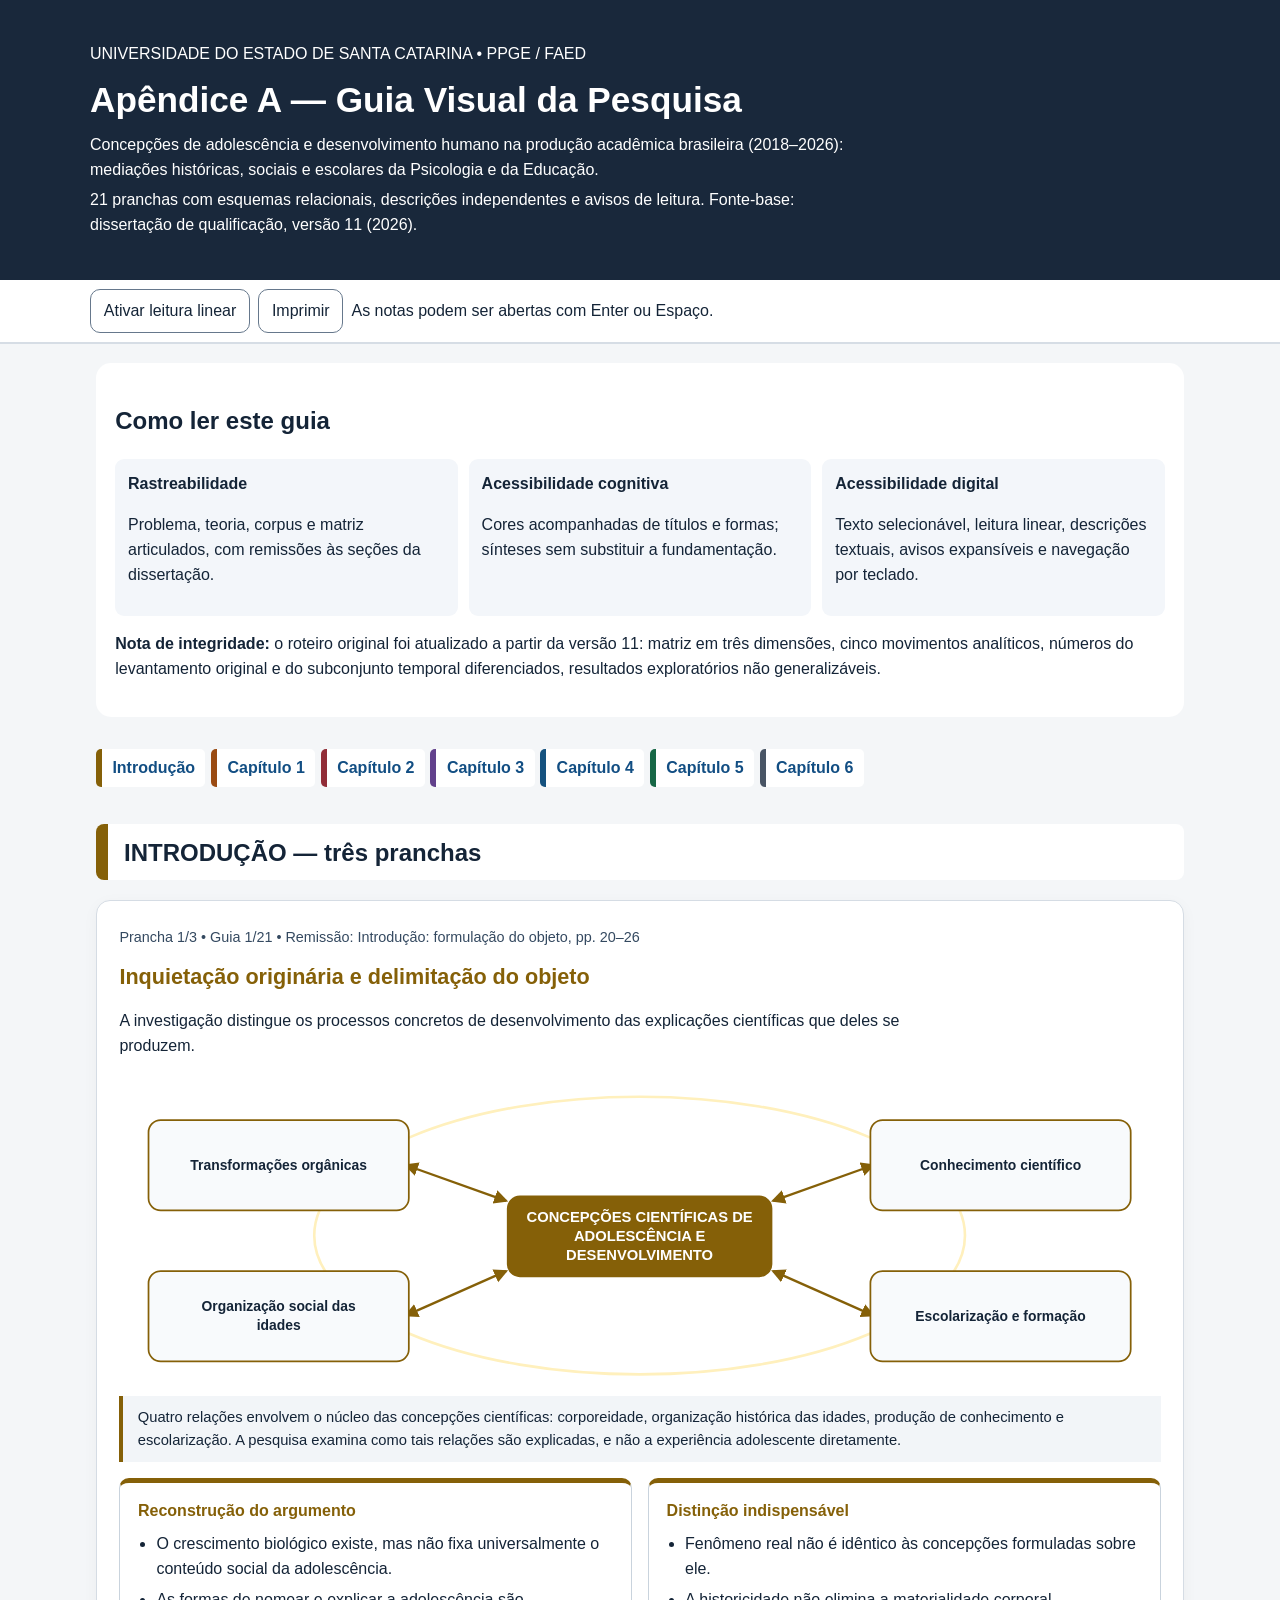
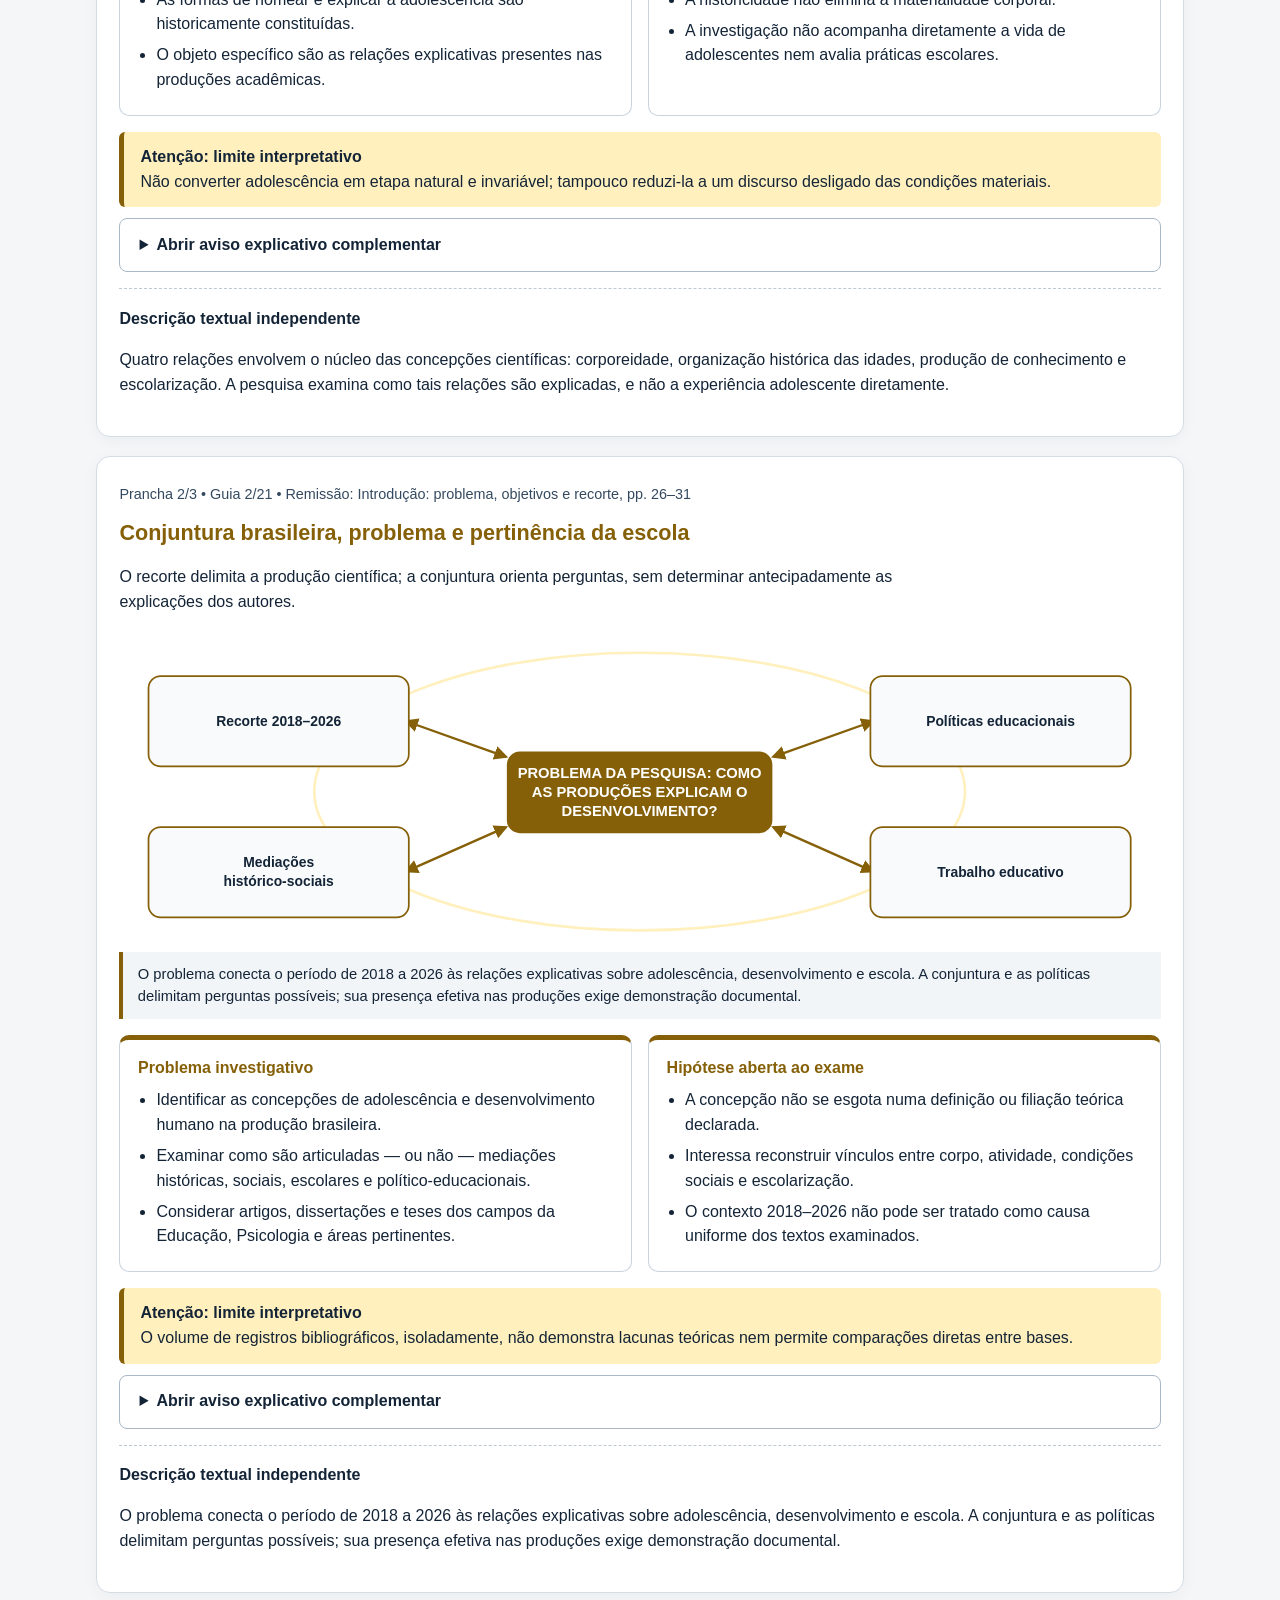
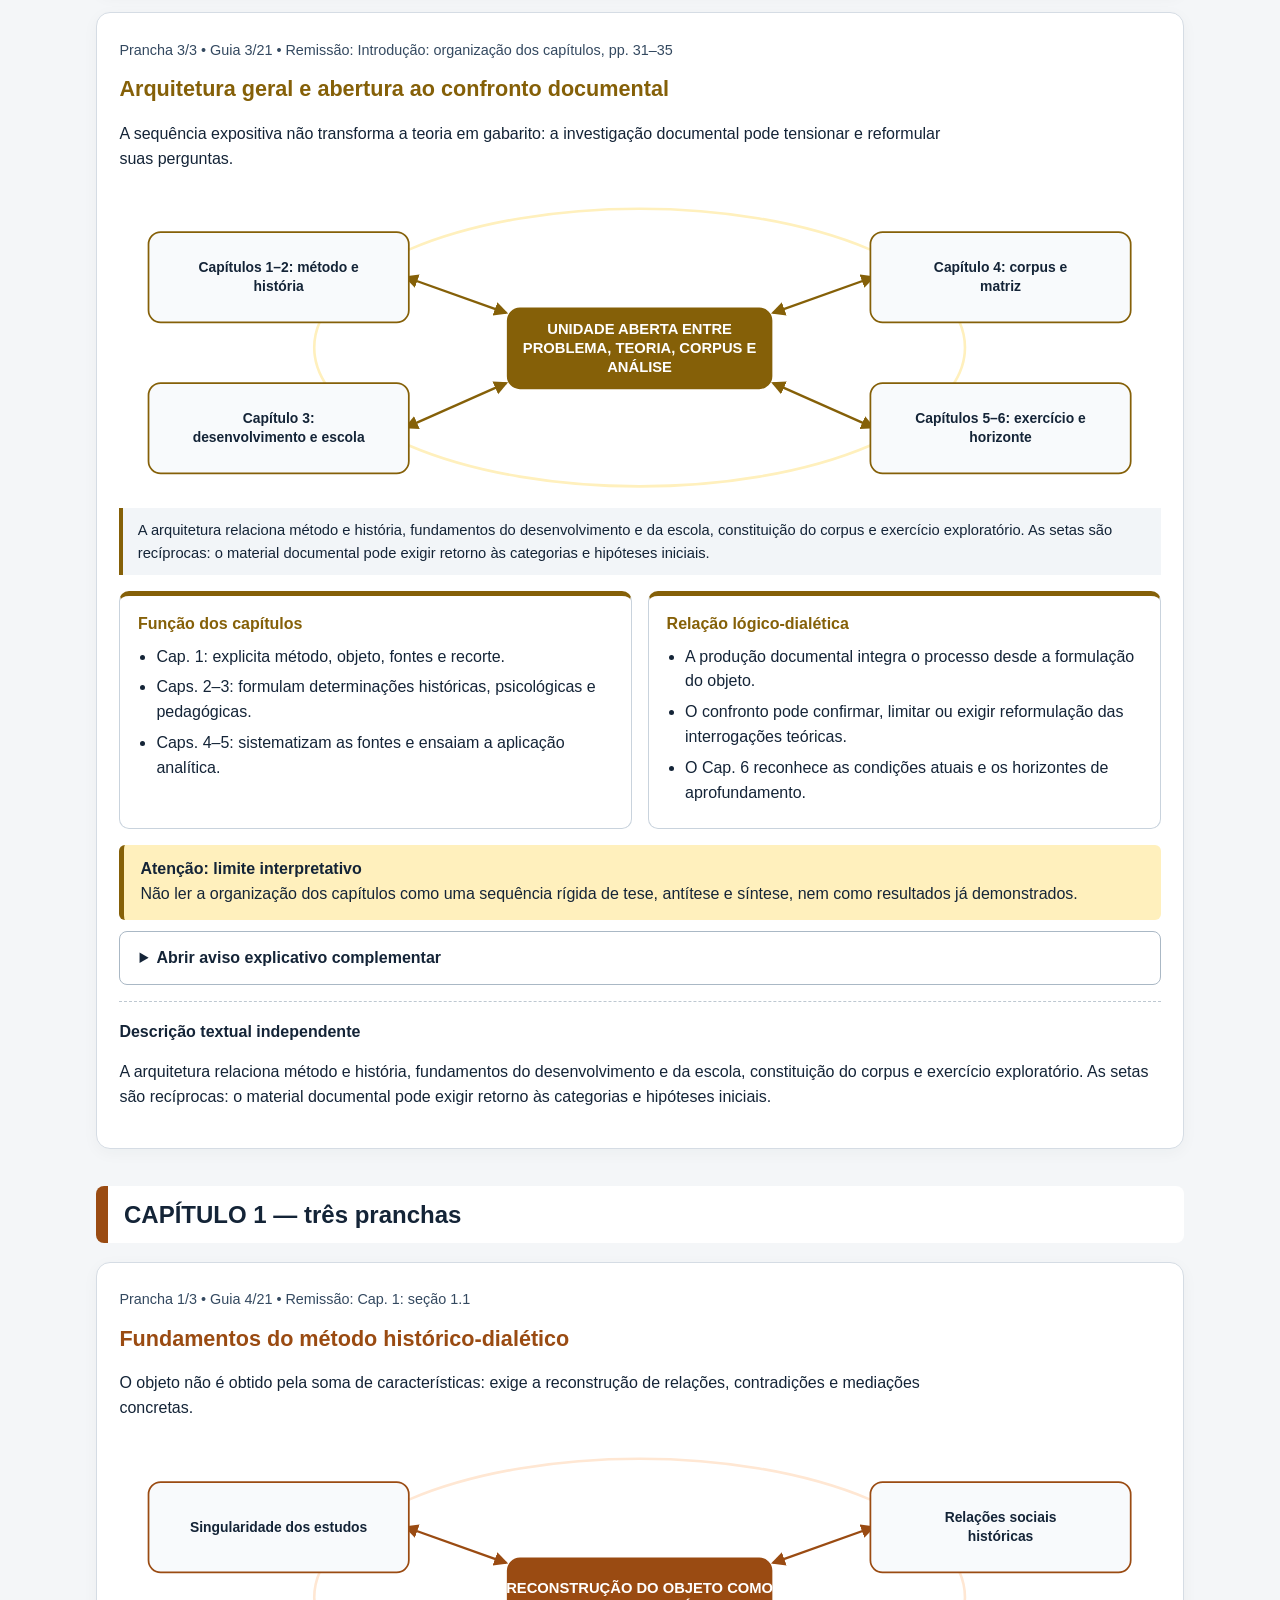
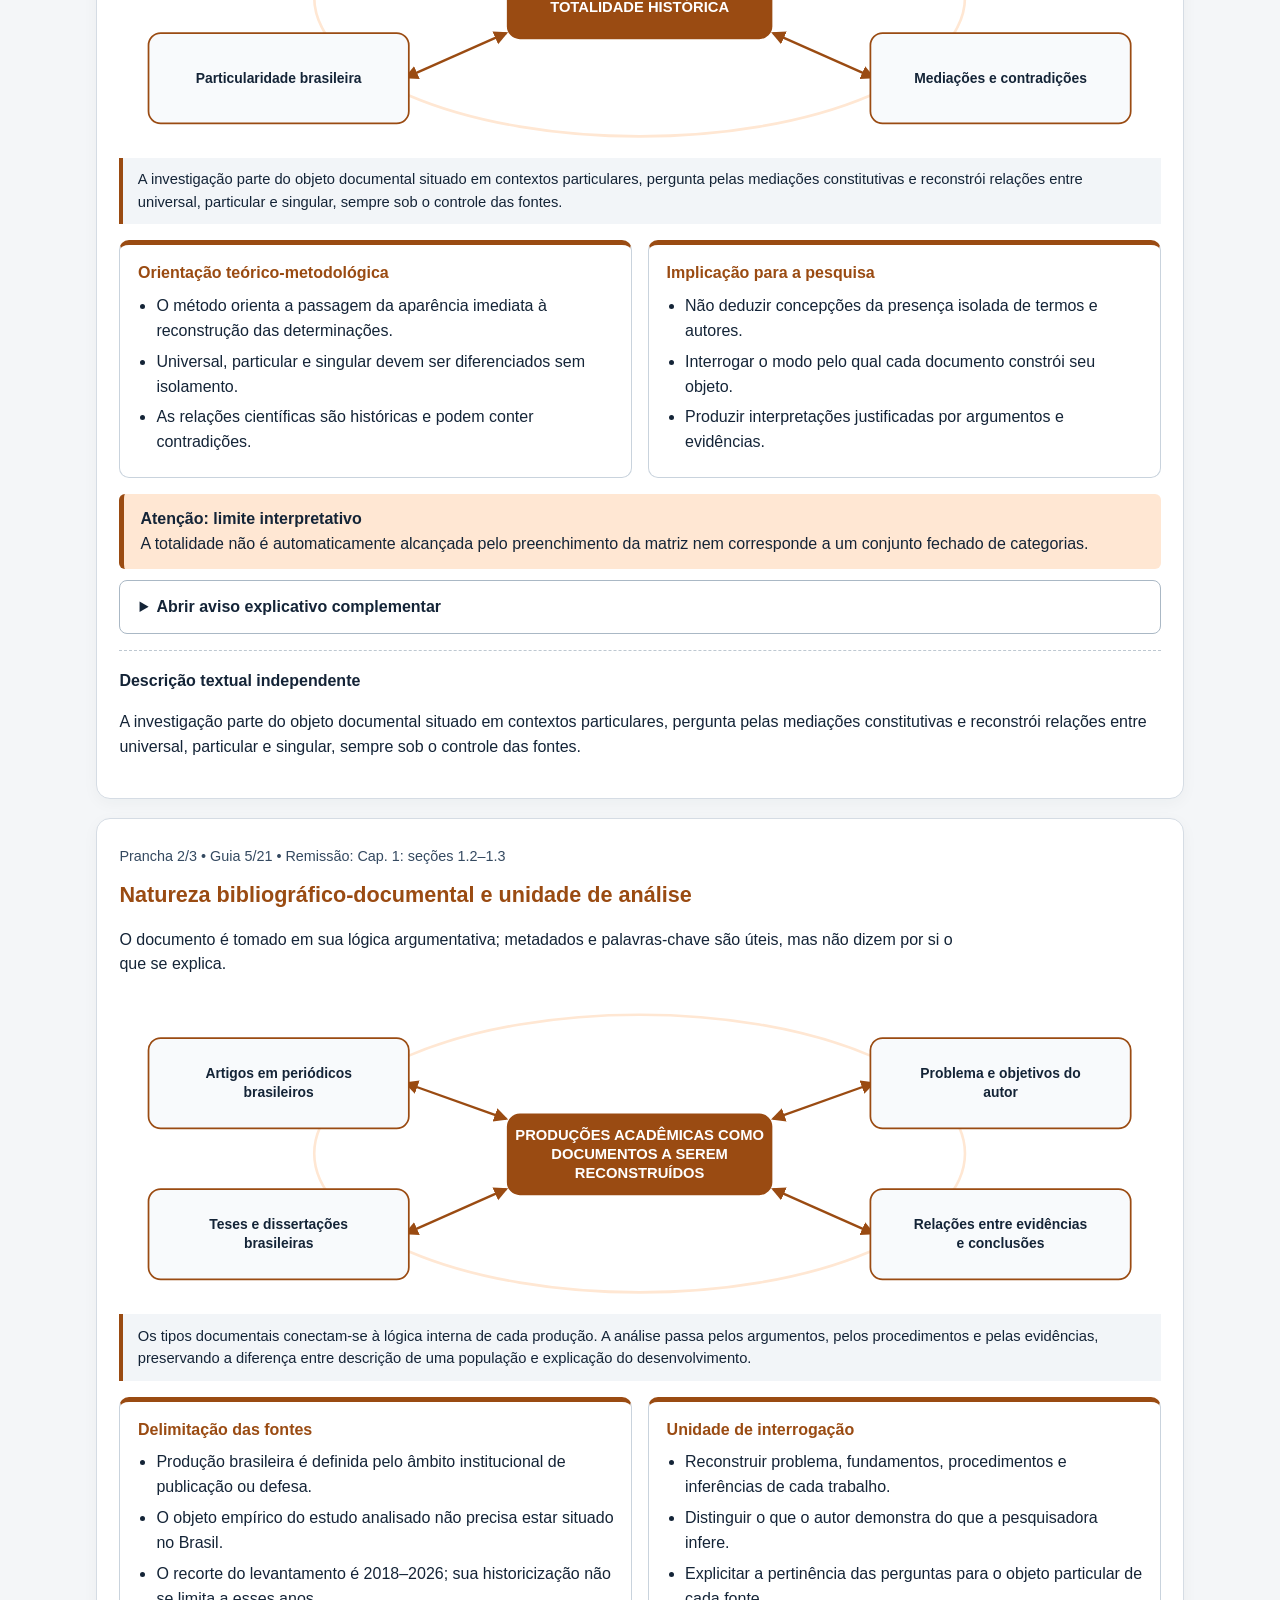
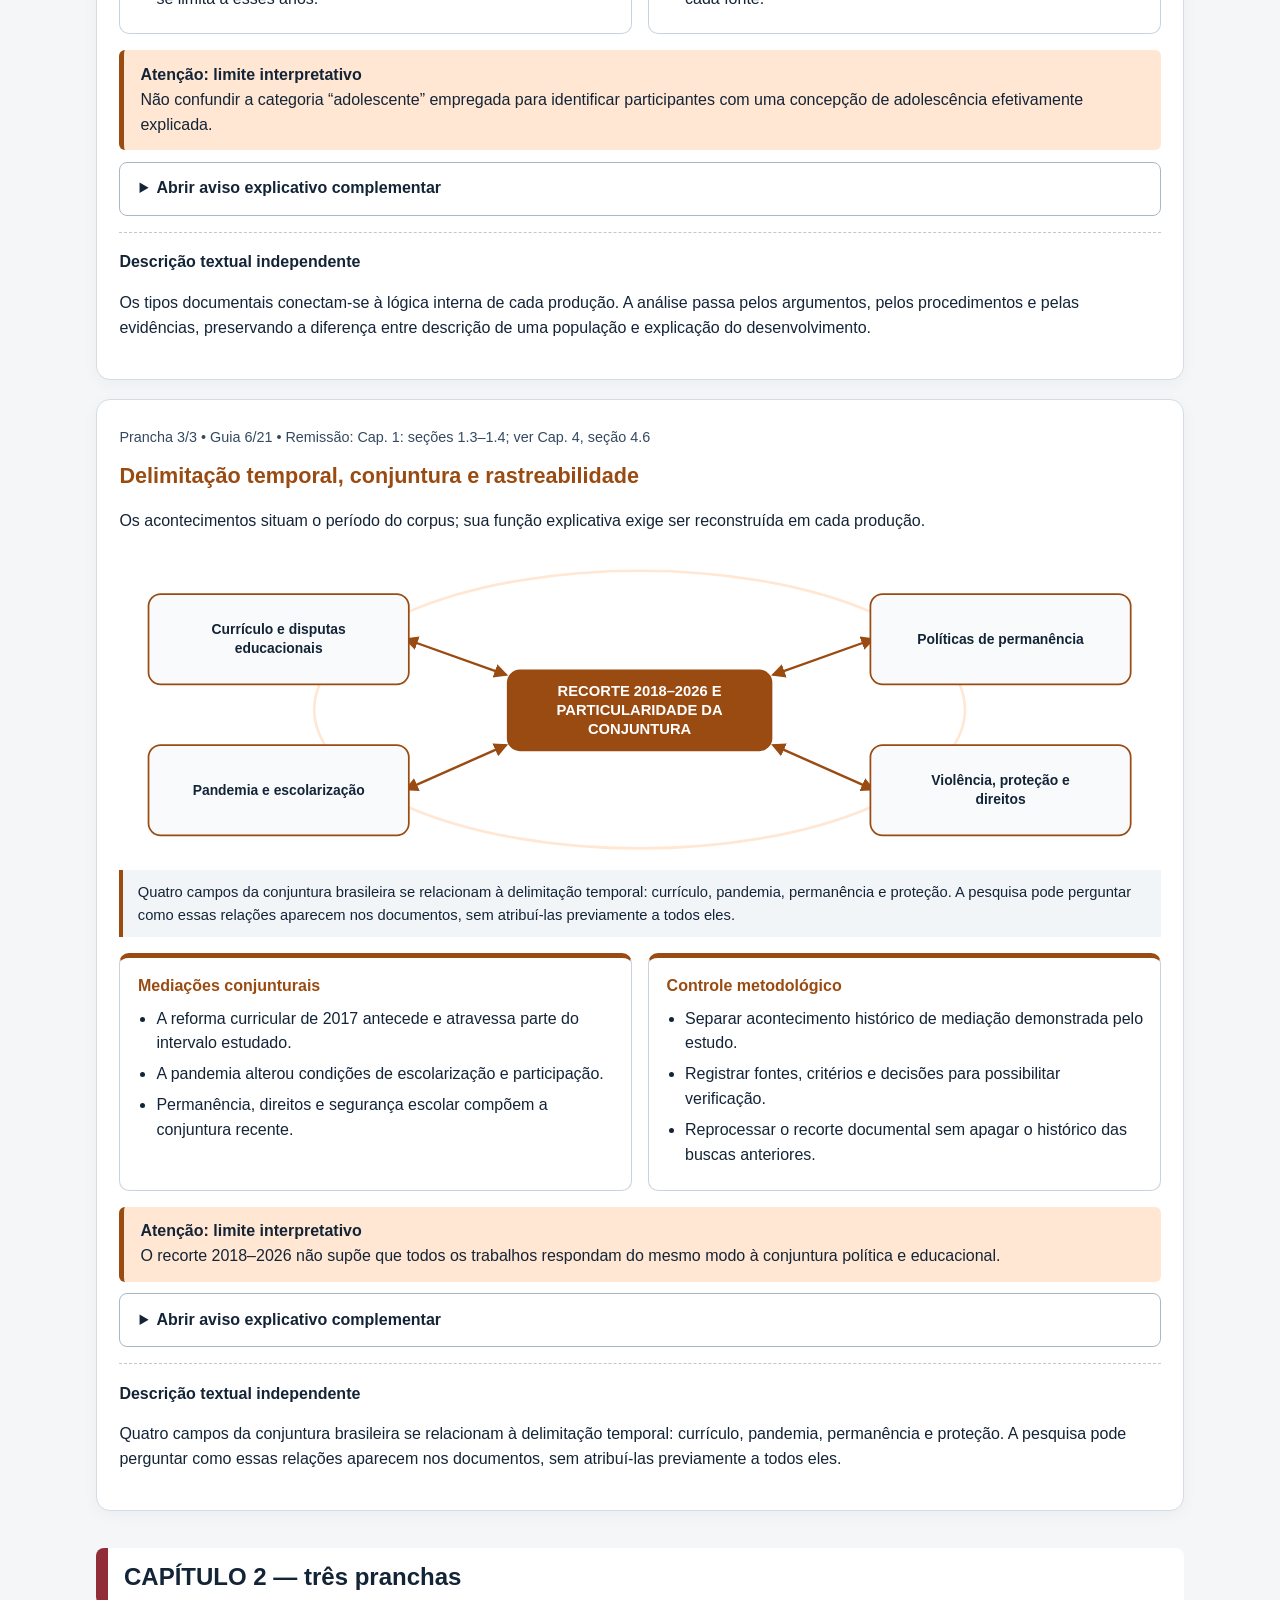
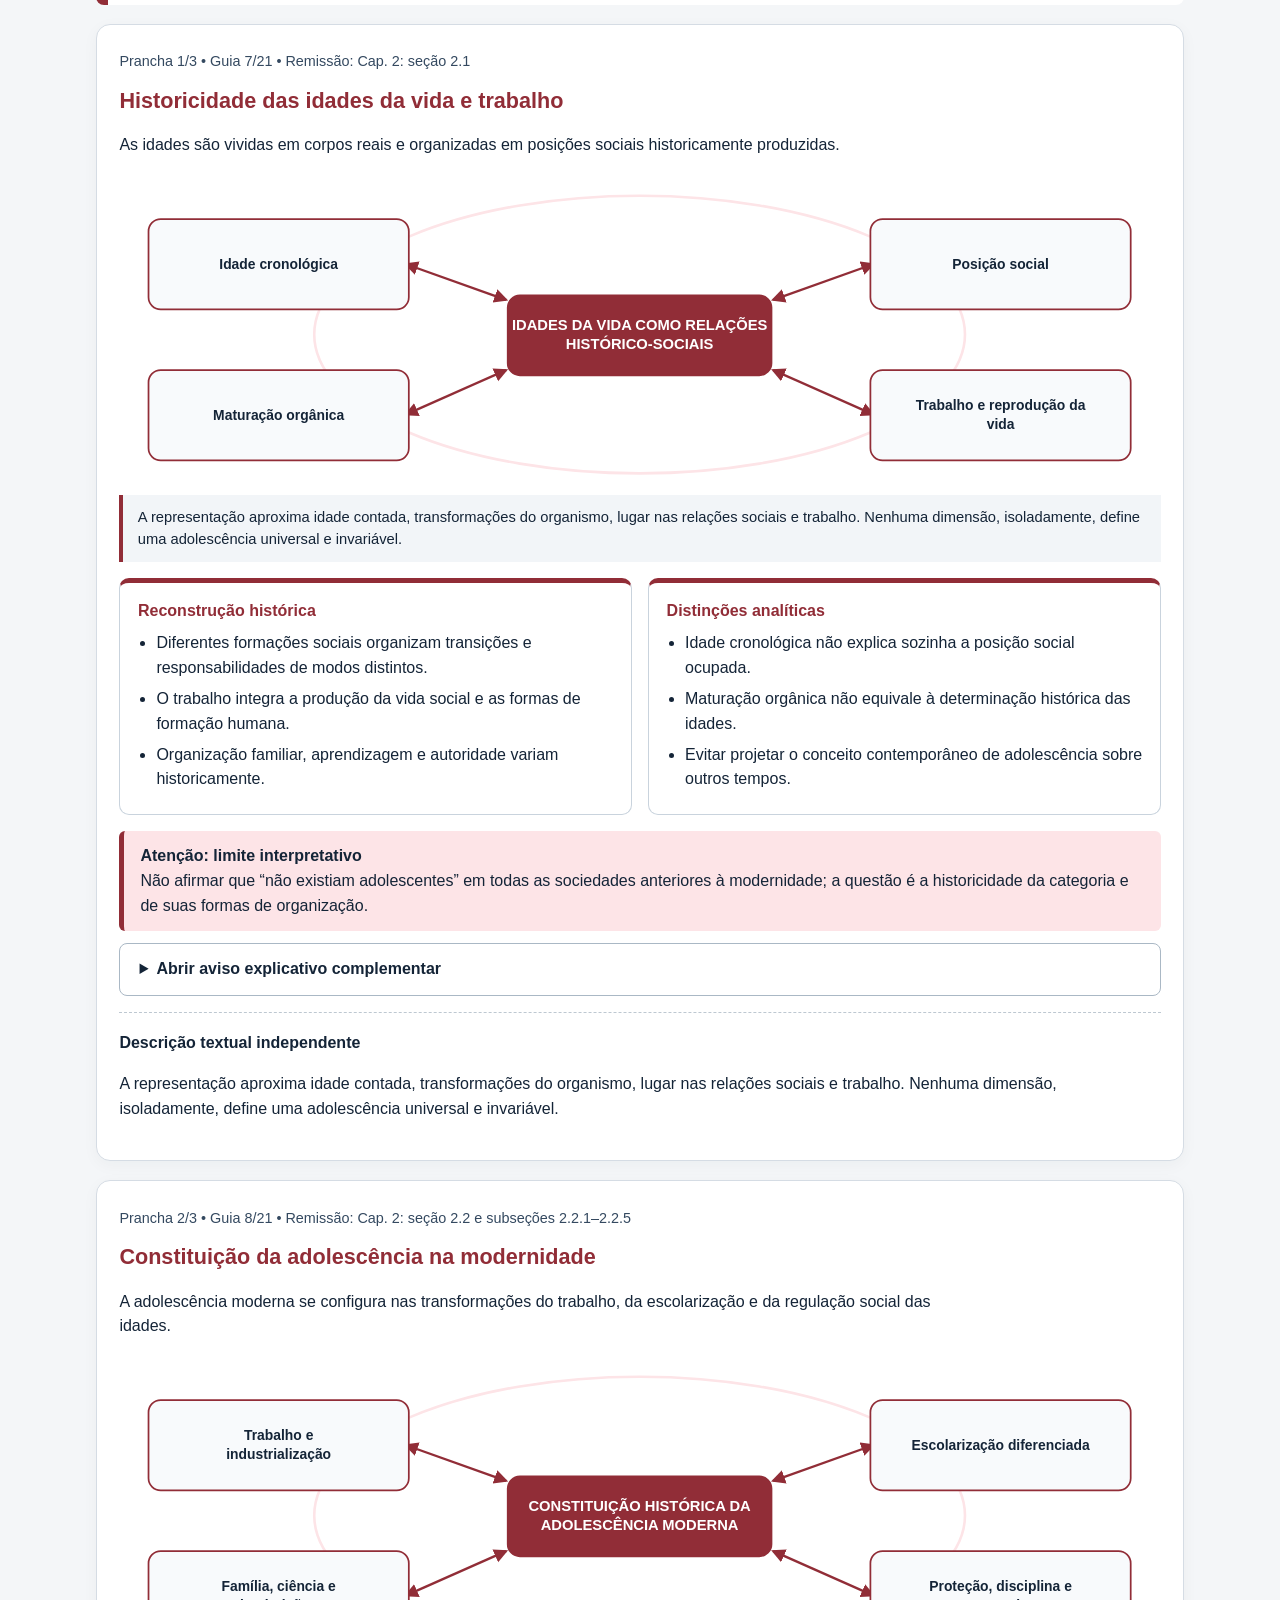
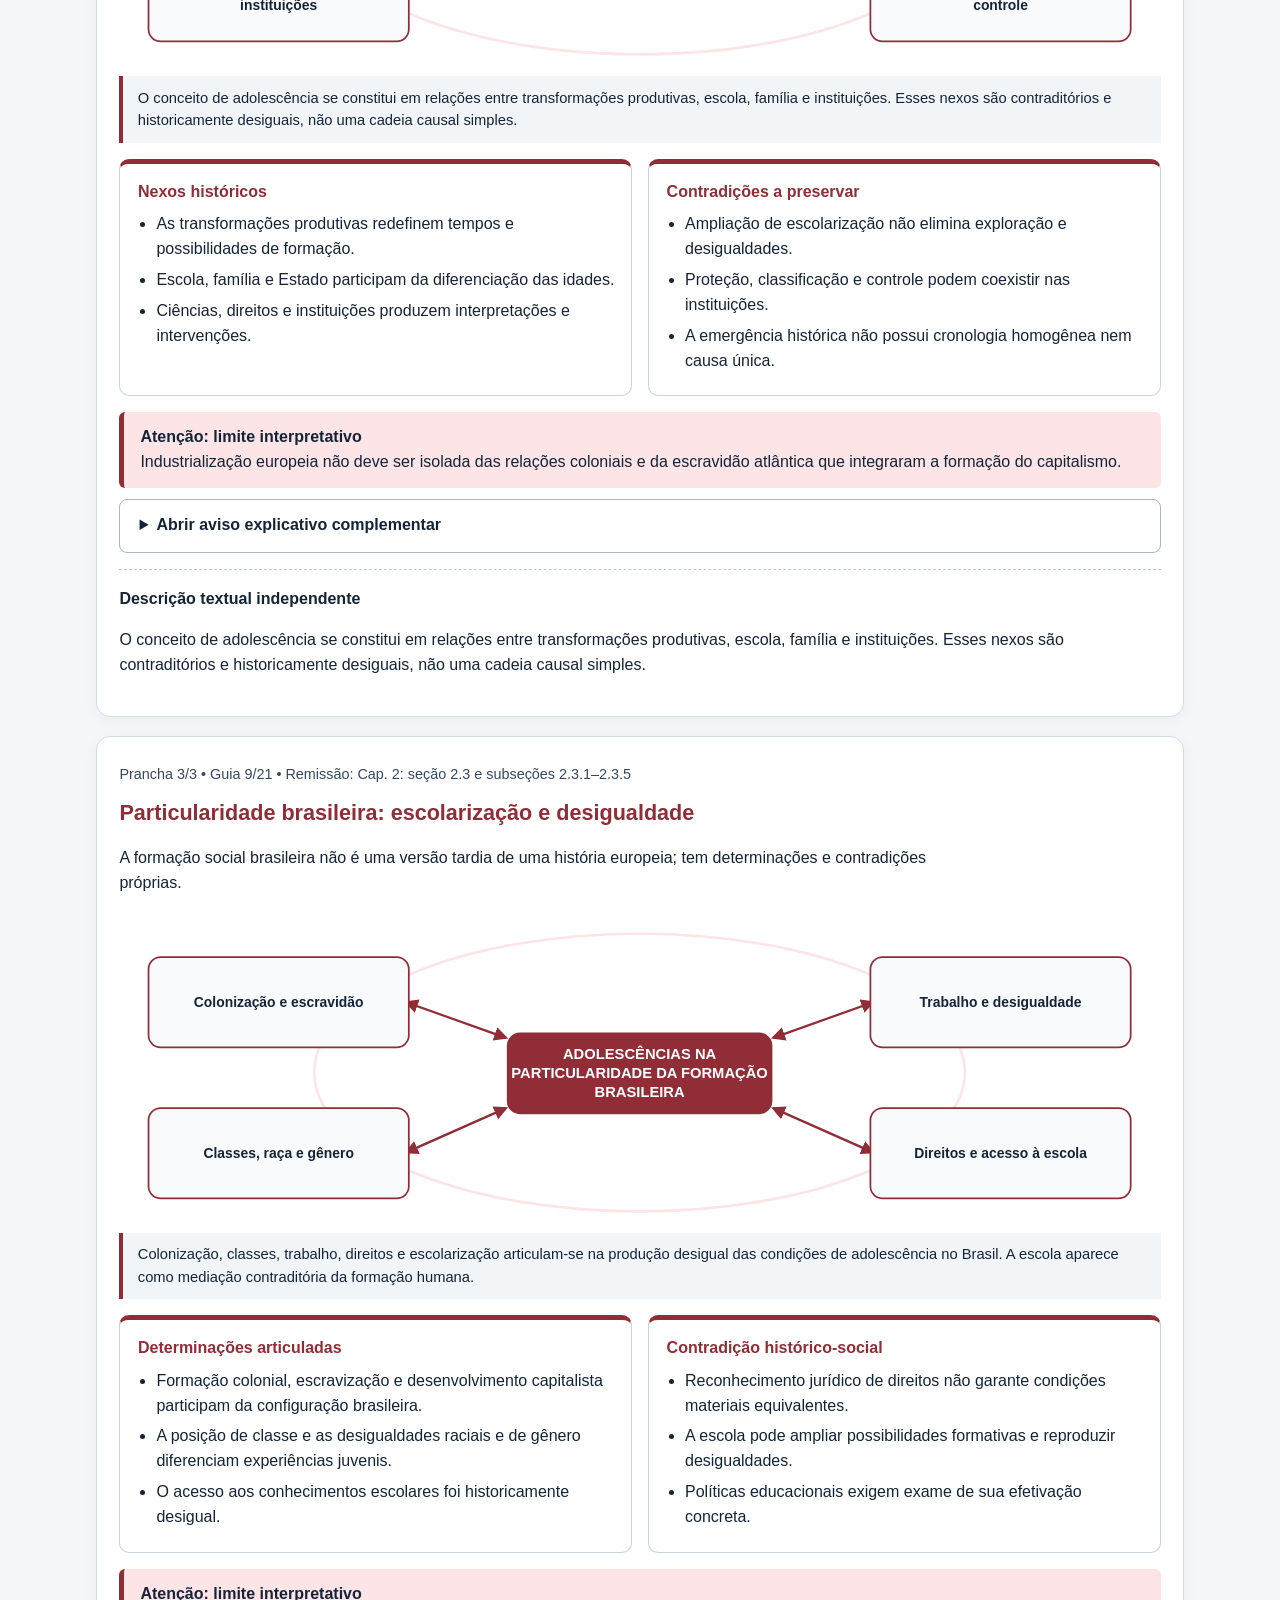
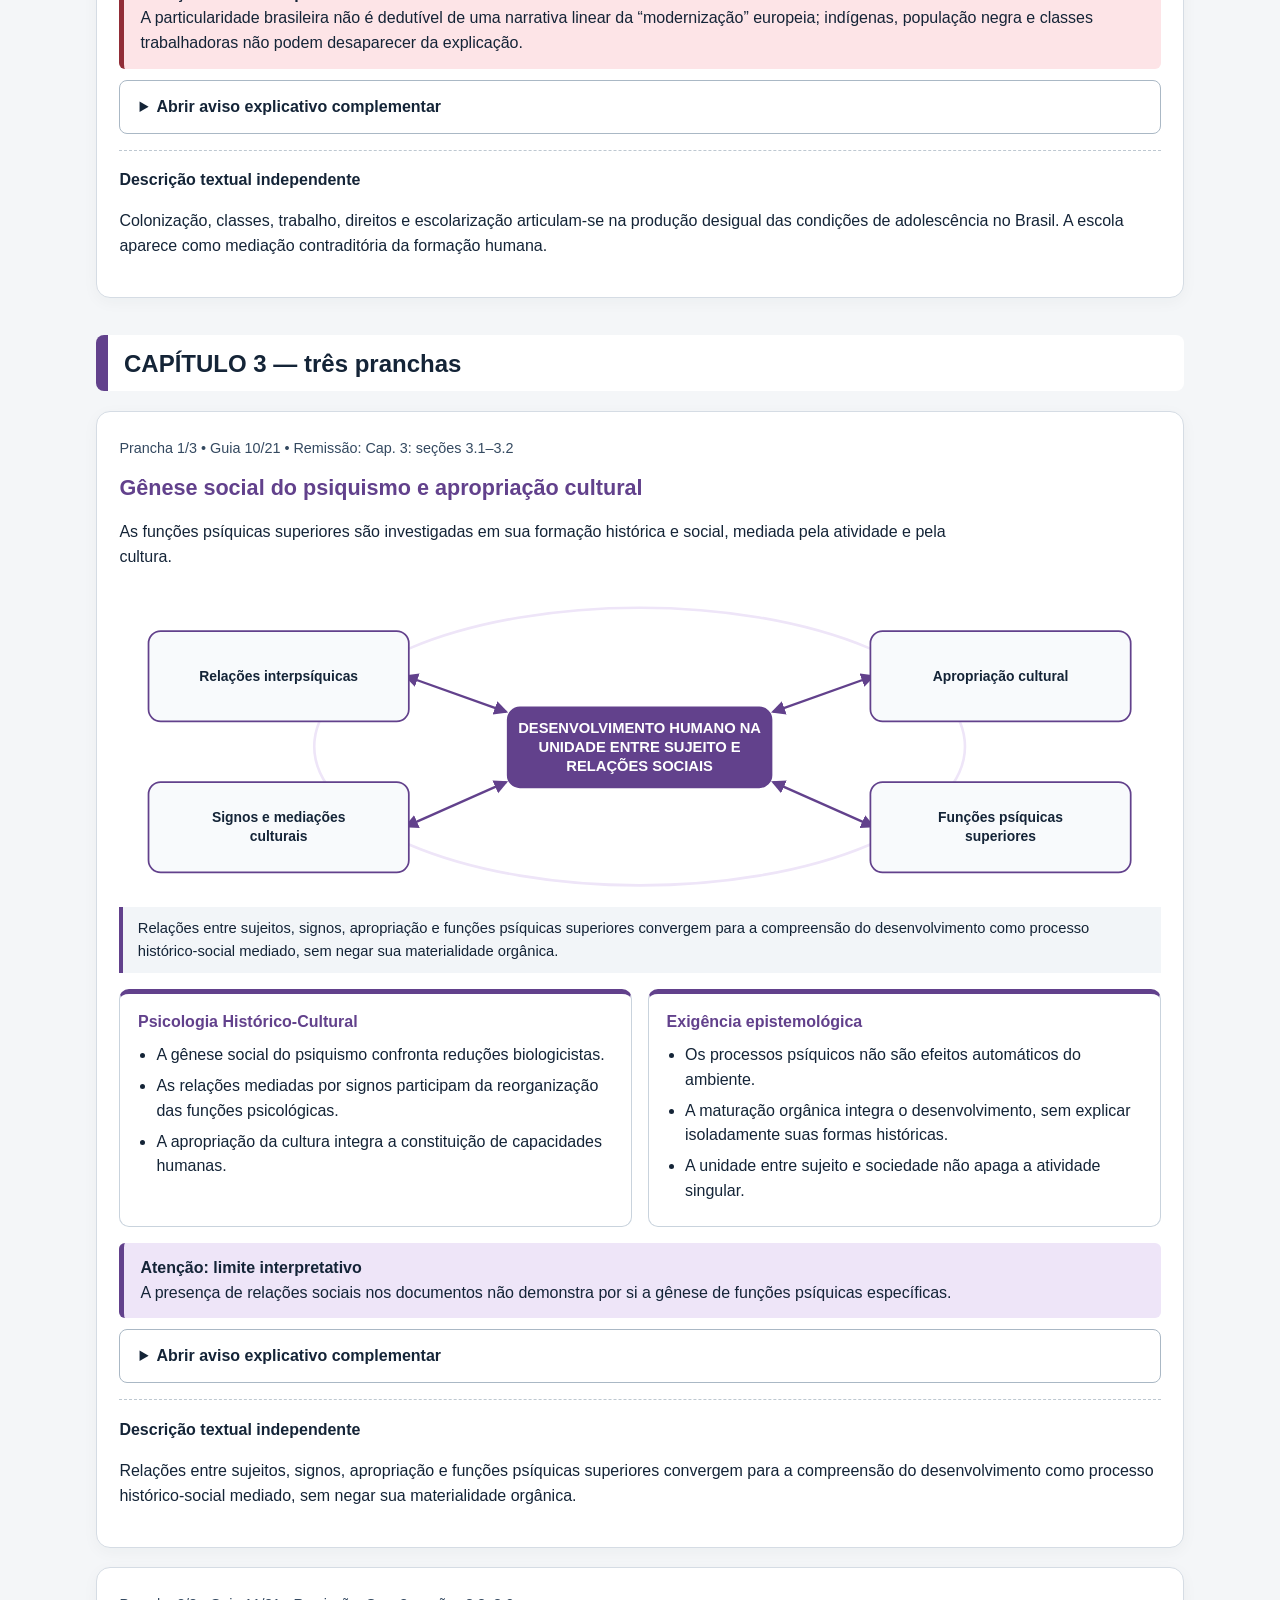
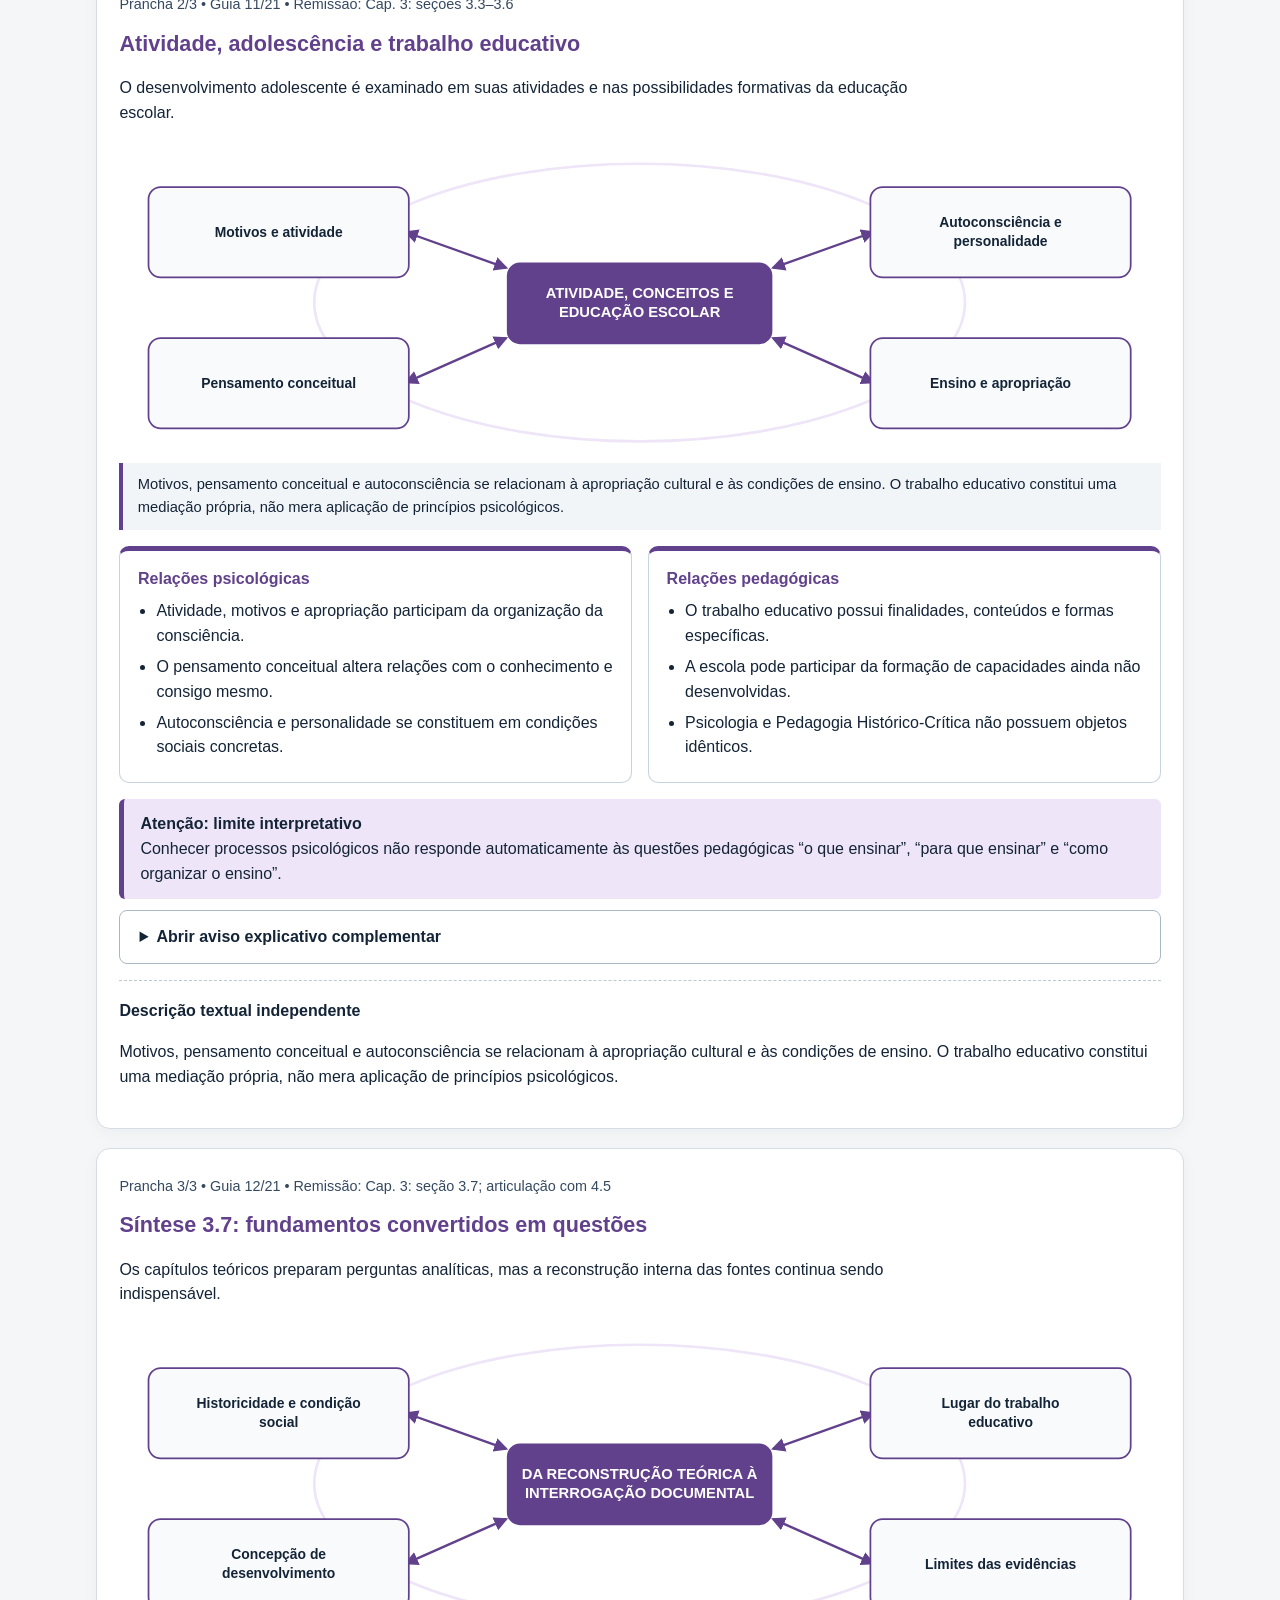
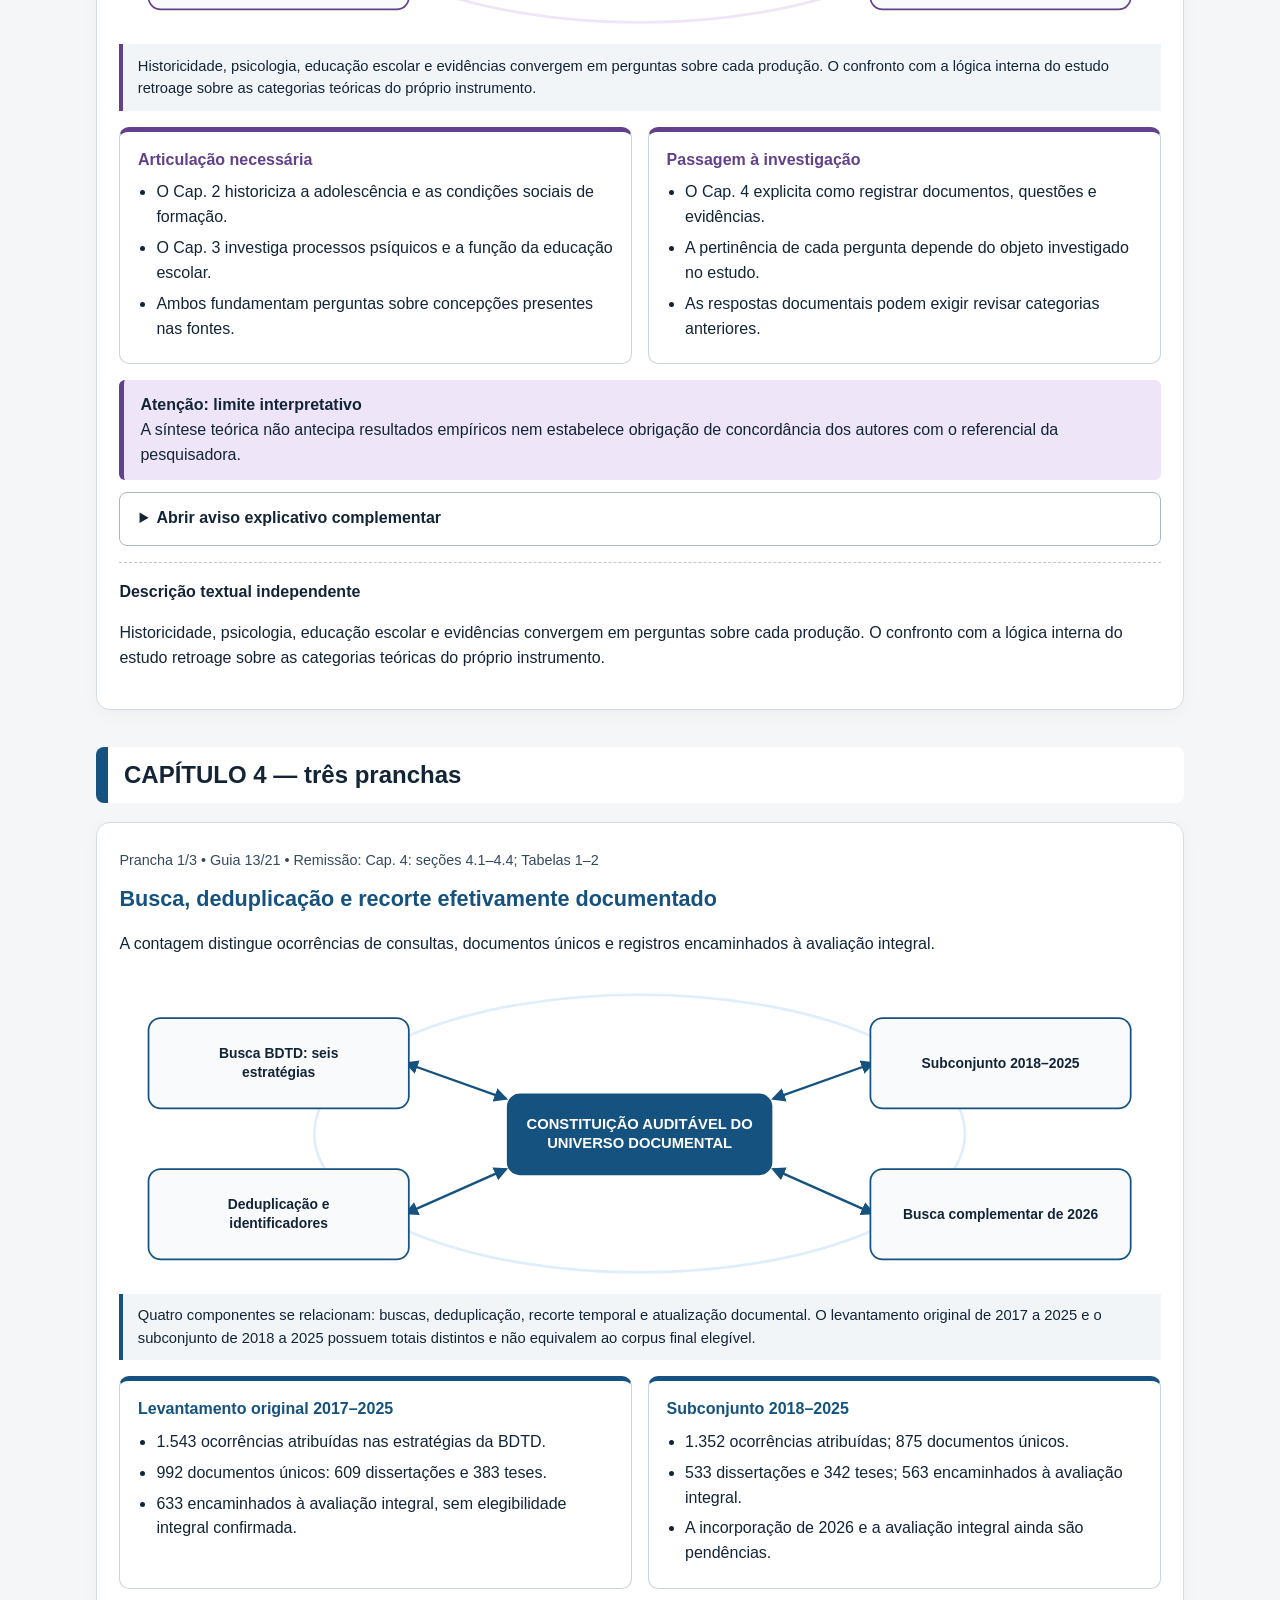
<file: Guia_Visual_Pesquisa_Apendice_A_Interativo (1).html>
<!doctype html><html lang="pt-BR"><head><meta charset="utf-8">
<meta name="viewport" content="width=device-width, initial-scale=1">
<title>Apêndice A — Guia Visual da Pesquisa, versão 11</title>
<style>
:root { color-scheme:light; --ink:#142437; --sub:#405368; --focus:#1462ab; }
* { box-sizing:border-box; }
html { scroll-behavior:smooth; }
body { margin:0; font-family:Arial, sans-serif; color:var(--ink); background:#f4f6f8; line-height:1.55; }
a { color:#124e83; text-underline-offset:3px; }
button,summary { font:inherit; }
button { cursor:pointer; background:#fff; border:1px solid #66788c; border-radius:10px; padding:.55rem .8rem; color:var(--ink); }
button:focus-visible,a:focus-visible,summary:focus-visible { outline:3px solid var(--focus); outline-offset:3px; }
.skip { position:absolute; left:-999px; top:auto; } .skip:focus { left:1rem; top:1rem; z-index:9; background:#fff; padding:.8rem; }
header.site { background:#19283b; color:white; padding:2.3rem max(1rem,calc((100vw - 1100px)/2)); }
header.site h1 { font-size:clamp(1.55rem,3vw,2.2rem); margin:.3rem 0; }
header.site p { max-width:85ch; margin:.35rem 0; }
.tools { position:sticky; top:0; background:#fff; border-bottom:2px solid #d6dde5; z-index:3; padding:.55rem max(1rem,calc((100vw - 1100px)/2)); display:flex;gap:.5rem;flex-wrap:wrap;align-items:center; }
nav[aria-label] { display:flex;flex-wrap:wrap;gap:.35rem;margin:.55rem 0 1rem; }
nav a { display:inline-block; border-left:6px solid var(--tag); padding:.42rem .65rem; border-radius:5px; background:#fff; font-weight:bold; text-decoration:none; }
main { max-width:1120px; padding:1.2rem 1rem 5rem; margin:auto; }
.intro { background:white; border-radius:15px; padding:1.2rem; margin-bottom:2rem; }
.rules { display:grid; grid-template-columns:repeat(3,minmax(0,1fr)); gap:.7rem; }
.rules>div { padding:.8rem; background:#f3f6fa; border-radius:9px; }
.chapter>h2 { border-left:12px solid var(--tone); padding:.6rem 1rem; background:white; border-radius:8px; margin:2.3rem 0 1rem; font-size:1.5rem; }
.plate { background:white; border:1px solid #d5dce4; border-radius:14px; padding:1.4rem; margin:1.2rem 0; box-shadow:0 4px 16px #19283b0a; break-inside:avoid; }
.plate h3 { color:var(--tone); margin:.15rem 0 .4rem; font-size:1.35rem; }
.ref { font-size:.9rem; color:#344960; margin:.2rem 0 .7rem; }
.lead { font-weight:500; max-width:95ch; }
.diagram { margin:1rem 0 .7rem; }
.diagram svg { display:block; width:100%; height:auto; max-height:340px; }
.diagram figcaption { font-size:.92rem; background:#f2f5f8; padding:.65rem .9rem; border-left:4px solid var(--tone); }
.cards { display:grid; grid-template-columns:1fr 1fr; gap:1rem; margin:1rem 0; }
.card { border-radius:10px; padding:1rem; border:1px solid #c9d3dd; border-top:5px solid var(--tone); }
.card h4 { margin:0 .1rem .5rem; color:var(--tone); }
.card ul { margin:.1rem 0 .1rem; padding-left:1.25rem; }
.card li { margin-bottom:.38rem; }
.warning { background:var(--pale); border-left:5px solid var(--tone); padding:.8rem 1rem; border-radius:6px; }
.warning strong { display:block; }
details { margin-top:.7rem; border:1px solid #aab8c5; border-radius:8px; background:#fff; padding:.45rem .8rem; }
summary { cursor:pointer; font-weight:bold; padding:.4rem; }
details p { margin:.5rem; }
.description { border-top:1px dashed #bec8d1; margin-top:1rem; padding-top:.85rem; }
.description h4 { margin:.25rem 0; font-size:1rem; }
footer { padding:1.5rem; font-size:.9rem; text-align:center; color:var(--sub); }
.linear .diagram { display:none; }
.linear .cards { grid-template-columns:1fr; }
.linear .plate { max-width:860px; }
.linear .description { border-top:2px solid #8d9cab; }
@media(max-width:750px) { .rules,.cards {grid-template-columns:1fr;} .plate{padding:1rem;} nav a{font-size:.88rem;} }
@media(prefers-reduced-motion:reduce) { html{scroll-behavior:auto;} }
@media print { body{background:#fff;} .tools,nav,button,.skip{display:none!important;} main{max-width:none;} .plate{break-after:page;box-shadow:none;border:0;} details {display:block;} details:not([open]) > *:not(summary){display:block;} .diagram svg {height:auto;} .site {background:white!important;color:black!important;} }
</style><link rel="stylesheet" href="tipografia-arial.css">
</head><body>
<a class="skip" href="#conteudo">Ir diretamente ao conteúdo principal</a>
<header class="site"><p>UNIVERSIDADE DO ESTADO DE SANTA CATARINA • PPGE / FAED</p>
<h1>Apêndice A — Guia Visual da Pesquisa</h1>
<p>Concepções de adolescência e desenvolvimento humano na produção acadêmica brasileira (2018–2026): mediações históricas, sociais e escolares da Psicologia e da Educação.</p>
<p>21 pranchas com esquemas relacionais, descrições independentes e avisos de leitura. Fonte-base: dissertação de qualificação, versão 11 (2026).</p></header>
<div class="tools" aria-label="Ferramentas de leitura"><button id="linear" type="button" aria-pressed="false">Ativar leitura linear</button><button type="button" onclick="window.print()">Imprimir</button><span>As notas podem ser abertas com Enter ou Espaço.</span></div>
<main id="conteudo">
<section class="intro" aria-labelledby="objetivos"><h2 id="objetivos">Como ler este guia</h2>
<div class="rules"><div><strong>Rastreabilidade</strong><p>Problema, teoria, corpus e matriz articulados, com remissões às seções da dissertação.</p></div>
<div><strong>Acessibilidade cognitiva</strong><p>Cores acompanhadas de títulos e formas; sínteses sem substituir a fundamentação.</p></div>
<div><strong>Acessibilidade digital</strong><p>Texto selecionável, leitura linear, descrições textuais, avisos expansíveis e navegação por teclado.</p></div></div>
<p><strong>Nota de integridade:</strong> o roteiro original foi atualizado a partir da versão 11: matriz em três dimensões, cinco movimentos analíticos, números do levantamento original e do subconjunto temporal diferenciados, resultados exploratórios não generalizáveis.</p></section>
<nav aria-label="Navegação por etapa">
<a href="#cap0" style="--tag:#856008">Introdução</a>
<a href="#cap1" style="--tag:#9A4B12">Capítulo 1</a>
<a href="#cap2" style="--tag:#912D37">Capítulo 2</a>
<a href="#cap3" style="--tag:#62418C">Capítulo 3</a>
<a href="#cap4" style="--tag:#15527F">Capítulo 4</a>
<a href="#cap5" style="--tag:#176746">Capítulo 5</a>
<a href="#cap6" style="--tag:#495565">Capítulo 6</a>
</nav>
<section class="chapter" id="cap0" style="--tone:#856008;--pale:#FFF0BD" aria-labelledby="cap0titulo"><h2 id="cap0titulo">INTRODUÇÃO — três pranchas</h2>
<article class="plate" id="prancha1" aria-labelledby="titulo1">
<p class="ref">Prancha 1/3 • Guia 1/21 • Remissão: Introdução: formulação do objeto, pp. 20–26</p><h3 id="titulo1">Inquietação originária e delimitação do objeto</h3>
<p class="lead">A investigação distingue os processos concretos de desenvolvimento das explicações científicas que deles se produzem.</p>
<figure class="diagram"><svg xmlns="http://www.w3.org/2000/svg" viewBox="0 0 1200 370" role="img" aria-labelledby="t1 d1">
<title id="t1">Inquietação originária e delimitação do objeto</title>
<desc id="d1">Quatro relações envolvem o núcleo das concepções científicas: corporeidade, organização histórica das idades, produção de conhecimento e escolarização. A pesquisa examina como tais relações são explicadas, e não a experiência adolescente diretamente.</desc>
<rect width="1200" height="370" fill="white"/>
<ellipse cx="600" cy="185" rx="375" ry="160" fill="none" stroke="#FFF0BD" stroke-width="3"/>
<defs><marker id="arr1" markerWidth="8" markerHeight="8" refX="5" refY="3" orient="auto-start-reverse"><path d="M0,0 L6,3 L0,6 Z" fill="#856008"/></marker></defs>
<path d="M331 104 L446 145" fill="none" stroke="#856008" stroke-width="2.7" marker-start="url(#arr1)" marker-end="url(#arr1)"/>
<path d="M331 277 L446 226" fill="none" stroke="#856008" stroke-width="2.7" marker-start="url(#arr1)" marker-end="url(#arr1)"/>
<path d="M754 145 L869 104" fill="none" stroke="#856008" stroke-width="2.7" marker-start="url(#arr1)" marker-end="url(#arr1)"/>
<path d="M754 226 L869 277" fill="none" stroke="#856008" stroke-width="2.7" marker-start="url(#arr1)" marker-end="url(#arr1)"/>
<rect x="448" y="140" width="304" height="92" rx="14" fill="#856008" stroke="#856008" stroke-width="2"/>
<text x="600.0" y="169.0" text-anchor="middle" font-family="Arial, sans-serif" font-size="17" font-weight="bold" fill="#FFF">CONCEPÇÕES CIENTÍFICAS DE</text>
<text x="600.0" y="191.0" text-anchor="middle" font-family="Arial, sans-serif" font-size="17" font-weight="bold" fill="#FFF">ADOLESCÊNCIA E</text>
<text x="600.0" y="213.0" text-anchor="middle" font-family="Arial, sans-serif" font-size="17" font-weight="bold" fill="#FFF">DESENVOLVIMENTO</text>
<rect x="34" y="52" width="300" height="104" rx="14" fill="#F8FAFC" stroke="#856008" stroke-width="2"/>
<text x="184.0" y="109.0" text-anchor="middle" font-family="Arial, sans-serif" font-size="16" font-weight="bold" fill="#142437">Transformações orgânicas</text>
<rect x="34" y="226" width="300" height="104" rx="14" fill="#F8FAFC" stroke="#856008" stroke-width="2"/>
<text x="184.0" y="272.5" text-anchor="middle" font-family="Arial, sans-serif" font-size="16" font-weight="bold" fill="#142437">Organização social das</text>
<text x="184.0" y="293.5" text-anchor="middle" font-family="Arial, sans-serif" font-size="16" font-weight="bold" fill="#142437">idades</text>
<rect x="866" y="52" width="300" height="104" rx="14" fill="#F8FAFC" stroke="#856008" stroke-width="2"/>
<text x="1016.0" y="109.0" text-anchor="middle" font-family="Arial, sans-serif" font-size="16" font-weight="bold" fill="#142437">Conhecimento científico</text>
<rect x="866" y="226" width="300" height="104" rx="14" fill="#F8FAFC" stroke="#856008" stroke-width="2"/>
<text x="1016.0" y="283.0" text-anchor="middle" font-family="Arial, sans-serif" font-size="16" font-weight="bold" fill="#142437">Escolarização e formação</text>
</svg><figcaption>Quatro relações envolvem o núcleo das concepções científicas: corporeidade, organização histórica das idades, produção de conhecimento e escolarização. A pesquisa examina como tais relações são explicadas, e não a experiência adolescente diretamente.</figcaption></figure>
<div class="cards"><section class="card"><h4>Reconstrução do argumento</h4><ul>
<li>O crescimento biológico existe, mas não fixa universalmente o conteúdo social da adolescência.</li>
<li>As formas de nomear e explicar a adolescência são historicamente constituídas.</li>
<li>O objeto específico são as relações explicativas presentes nas produções acadêmicas.</li>
</ul></section><section class="card"><h4>Distinção indispensável</h4><ul>
<li>Fenômeno real não é idêntico às concepções formuladas sobre ele.</li>
<li>A historicidade não elimina a materialidade corporal.</li>
<li>A investigação não acompanha diretamente a vida de adolescentes nem avalia práticas escolares.</li>
</ul></section></div>
<aside class="warning" aria-label="Limite interpretativo"><strong>Atenção: limite interpretativo</strong>Não converter adolescência em etapa natural e invariável; tampouco reduzi-la a um discurso desligado das condições materiais.</aside>
<details><summary>Abrir aviso explicativo complementar</summary><p>A literatura utilizada na abertura oferece indícios historicamente situados, não comprovação de uma adolescência universal em outras épocas.</p></details>
<div class="description"><h4>Descrição textual independente</h4><p>Quatro relações envolvem o núcleo das concepções científicas: corporeidade, organização histórica das idades, produção de conhecimento e escolarização. A pesquisa examina como tais relações são explicadas, e não a experiência adolescente diretamente.</p></div>
</article>
<article class="plate" id="prancha2" aria-labelledby="titulo2">
<p class="ref">Prancha 2/3 • Guia 2/21 • Remissão: Introdução: problema, objetivos e recorte, pp. 26–31</p><h3 id="titulo2">Conjuntura brasileira, problema e pertinência da escola</h3>
<p class="lead">O recorte delimita a produção científica; a conjuntura orienta perguntas, sem determinar antecipadamente as explicações dos autores.</p>
<figure class="diagram"><svg xmlns="http://www.w3.org/2000/svg" viewBox="0 0 1200 370" role="img" aria-labelledby="t2 d2">
<title id="t2">Conjuntura brasileira, problema e pertinência da escola</title>
<desc id="d2">O problema conecta o período de 2018 a 2026 às relações explicativas sobre adolescência, desenvolvimento e escola. A conjuntura e as políticas delimitam perguntas possíveis; sua presença efetiva nas produções exige demonstração documental.</desc>
<rect width="1200" height="370" fill="white"/>
<ellipse cx="600" cy="185" rx="375" ry="160" fill="none" stroke="#FFF0BD" stroke-width="3"/>
<defs><marker id="arr2" markerWidth="8" markerHeight="8" refX="5" refY="3" orient="auto-start-reverse"><path d="M0,0 L6,3 L0,6 Z" fill="#856008"/></marker></defs>
<path d="M331 104 L446 145" fill="none" stroke="#856008" stroke-width="2.7" marker-start="url(#arr2)" marker-end="url(#arr2)"/>
<path d="M331 277 L446 226" fill="none" stroke="#856008" stroke-width="2.7" marker-start="url(#arr2)" marker-end="url(#arr2)"/>
<path d="M754 145 L869 104" fill="none" stroke="#856008" stroke-width="2.7" marker-start="url(#arr2)" marker-end="url(#arr2)"/>
<path d="M754 226 L869 277" fill="none" stroke="#856008" stroke-width="2.7" marker-start="url(#arr2)" marker-end="url(#arr2)"/>
<rect x="448" y="140" width="304" height="92" rx="14" fill="#856008" stroke="#856008" stroke-width="2"/>
<text x="600.0" y="169.0" text-anchor="middle" font-family="Arial, sans-serif" font-size="17" font-weight="bold" fill="#FFF">PROBLEMA DA PESQUISA: COMO</text>
<text x="600.0" y="191.0" text-anchor="middle" font-family="Arial, sans-serif" font-size="17" font-weight="bold" fill="#FFF">AS PRODUÇÕES EXPLICAM O</text>
<text x="600.0" y="213.0" text-anchor="middle" font-family="Arial, sans-serif" font-size="17" font-weight="bold" fill="#FFF">DESENVOLVIMENTO?</text>
<rect x="34" y="52" width="300" height="104" rx="14" fill="#F8FAFC" stroke="#856008" stroke-width="2"/>
<text x="184.0" y="109.0" text-anchor="middle" font-family="Arial, sans-serif" font-size="16" font-weight="bold" fill="#142437">Recorte 2018–2026</text>
<rect x="34" y="226" width="300" height="104" rx="14" fill="#F8FAFC" stroke="#856008" stroke-width="2"/>
<text x="184.0" y="272.5" text-anchor="middle" font-family="Arial, sans-serif" font-size="16" font-weight="bold" fill="#142437">Mediações</text>
<text x="184.0" y="293.5" text-anchor="middle" font-family="Arial, sans-serif" font-size="16" font-weight="bold" fill="#142437">histórico-sociais</text>
<rect x="866" y="52" width="300" height="104" rx="14" fill="#F8FAFC" stroke="#856008" stroke-width="2"/>
<text x="1016.0" y="109.0" text-anchor="middle" font-family="Arial, sans-serif" font-size="16" font-weight="bold" fill="#142437">Políticas educacionais</text>
<rect x="866" y="226" width="300" height="104" rx="14" fill="#F8FAFC" stroke="#856008" stroke-width="2"/>
<text x="1016.0" y="283.0" text-anchor="middle" font-family="Arial, sans-serif" font-size="16" font-weight="bold" fill="#142437">Trabalho educativo</text>
</svg><figcaption>O problema conecta o período de 2018 a 2026 às relações explicativas sobre adolescência, desenvolvimento e escola. A conjuntura e as políticas delimitam perguntas possíveis; sua presença efetiva nas produções exige demonstração documental.</figcaption></figure>
<div class="cards"><section class="card"><h4>Problema investigativo</h4><ul>
<li>Identificar as concepções de adolescência e desenvolvimento humano na produção brasileira.</li>
<li>Examinar como são articuladas — ou não — mediações históricas, sociais, escolares e político-educacionais.</li>
<li>Considerar artigos, dissertações e teses dos campos da Educação, Psicologia e áreas pertinentes.</li>
</ul></section><section class="card"><h4>Hipótese aberta ao exame</h4><ul>
<li>A concepção não se esgota numa definição ou filiação teórica declarada.</li>
<li>Interessa reconstruir vínculos entre corpo, atividade, condições sociais e escolarização.</li>
<li>O contexto 2018–2026 não pode ser tratado como causa uniforme dos textos examinados.</li>
</ul></section></div>
<aside class="warning" aria-label="Limite interpretativo"><strong>Atenção: limite interpretativo</strong>O volume de registros bibliográficos, isoladamente, não demonstra lacunas teóricas nem permite comparações diretas entre bases.</aside>
<details><summary>Abrir aviso explicativo complementar</summary><p>A defesa da escola pública é um fundamento pedagógico do trabalho, não uma presunção de que todas as produções partilhem a mesma orientação.</p></details>
<div class="description"><h4>Descrição textual independente</h4><p>O problema conecta o período de 2018 a 2026 às relações explicativas sobre adolescência, desenvolvimento e escola. A conjuntura e as políticas delimitam perguntas possíveis; sua presença efetiva nas produções exige demonstração documental.</p></div>
</article>
<article class="plate" id="prancha3" aria-labelledby="titulo3">
<p class="ref">Prancha 3/3 • Guia 3/21 • Remissão: Introdução: organização dos capítulos, pp. 31–35</p><h3 id="titulo3">Arquitetura geral e abertura ao confronto documental</h3>
<p class="lead">A sequência expositiva não transforma a teoria em gabarito: a investigação documental pode tensionar e reformular suas perguntas.</p>
<figure class="diagram"><svg xmlns="http://www.w3.org/2000/svg" viewBox="0 0 1200 370" role="img" aria-labelledby="t3 d3">
<title id="t3">Arquitetura geral e abertura ao confronto documental</title>
<desc id="d3">A arquitetura relaciona método e história, fundamentos do desenvolvimento e da escola, constituição do corpus e exercício exploratório. As setas são recíprocas: o material documental pode exigir retorno às categorias e hipóteses iniciais.</desc>
<rect width="1200" height="370" fill="white"/>
<ellipse cx="600" cy="185" rx="375" ry="160" fill="none" stroke="#FFF0BD" stroke-width="3"/>
<defs><marker id="arr3" markerWidth="8" markerHeight="8" refX="5" refY="3" orient="auto-start-reverse"><path d="M0,0 L6,3 L0,6 Z" fill="#856008"/></marker></defs>
<path d="M331 104 L446 145" fill="none" stroke="#856008" stroke-width="2.7" marker-start="url(#arr3)" marker-end="url(#arr3)"/>
<path d="M331 277 L446 226" fill="none" stroke="#856008" stroke-width="2.7" marker-start="url(#arr3)" marker-end="url(#arr3)"/>
<path d="M754 145 L869 104" fill="none" stroke="#856008" stroke-width="2.7" marker-start="url(#arr3)" marker-end="url(#arr3)"/>
<path d="M754 226 L869 277" fill="none" stroke="#856008" stroke-width="2.7" marker-start="url(#arr3)" marker-end="url(#arr3)"/>
<rect x="448" y="140" width="304" height="92" rx="14" fill="#856008" stroke="#856008" stroke-width="2"/>
<text x="600.0" y="169.0" text-anchor="middle" font-family="Arial, sans-serif" font-size="17" font-weight="bold" fill="#FFF">UNIDADE ABERTA ENTRE</text>
<text x="600.0" y="191.0" text-anchor="middle" font-family="Arial, sans-serif" font-size="17" font-weight="bold" fill="#FFF">PROBLEMA, TEORIA, CORPUS E</text>
<text x="600.0" y="213.0" text-anchor="middle" font-family="Arial, sans-serif" font-size="17" font-weight="bold" fill="#FFF">ANÁLISE</text>
<rect x="34" y="52" width="300" height="104" rx="14" fill="#F8FAFC" stroke="#856008" stroke-width="2"/>
<text x="184.0" y="98.5" text-anchor="middle" font-family="Arial, sans-serif" font-size="16" font-weight="bold" fill="#142437">Capítulos 1–2: método e</text>
<text x="184.0" y="119.5" text-anchor="middle" font-family="Arial, sans-serif" font-size="16" font-weight="bold" fill="#142437">história</text>
<rect x="34" y="226" width="300" height="104" rx="14" fill="#F8FAFC" stroke="#856008" stroke-width="2"/>
<text x="184.0" y="272.5" text-anchor="middle" font-family="Arial, sans-serif" font-size="16" font-weight="bold" fill="#142437">Capítulo 3:</text>
<text x="184.0" y="293.5" text-anchor="middle" font-family="Arial, sans-serif" font-size="16" font-weight="bold" fill="#142437">desenvolvimento e escola</text>
<rect x="866" y="52" width="300" height="104" rx="14" fill="#F8FAFC" stroke="#856008" stroke-width="2"/>
<text x="1016.0" y="98.5" text-anchor="middle" font-family="Arial, sans-serif" font-size="16" font-weight="bold" fill="#142437">Capítulo 4: corpus e</text>
<text x="1016.0" y="119.5" text-anchor="middle" font-family="Arial, sans-serif" font-size="16" font-weight="bold" fill="#142437">matriz</text>
<rect x="866" y="226" width="300" height="104" rx="14" fill="#F8FAFC" stroke="#856008" stroke-width="2"/>
<text x="1016.0" y="272.5" text-anchor="middle" font-family="Arial, sans-serif" font-size="16" font-weight="bold" fill="#142437">Capítulos 5–6: exercício e</text>
<text x="1016.0" y="293.5" text-anchor="middle" font-family="Arial, sans-serif" font-size="16" font-weight="bold" fill="#142437">horizonte</text>
</svg><figcaption>A arquitetura relaciona método e história, fundamentos do desenvolvimento e da escola, constituição do corpus e exercício exploratório. As setas são recíprocas: o material documental pode exigir retorno às categorias e hipóteses iniciais.</figcaption></figure>
<div class="cards"><section class="card"><h4>Função dos capítulos</h4><ul>
<li>Cap. 1: explicita método, objeto, fontes e recorte.</li>
<li>Caps. 2–3: formulam determinações históricas, psicológicas e pedagógicas.</li>
<li>Caps. 4–5: sistematizam as fontes e ensaiam a aplicação analítica.</li>
</ul></section><section class="card"><h4>Relação lógico-dialética</h4><ul>
<li>A produção documental integra o processo desde a formulação do objeto.</li>
<li>O confronto pode confirmar, limitar ou exigir reformulação das interrogações teóricas.</li>
<li>O Cap. 6 reconhece as condições atuais e os horizontes de aprofundamento.</li>
</ul></section></div>
<aside class="warning" aria-label="Limite interpretativo"><strong>Atenção: limite interpretativo</strong>Não ler a organização dos capítulos como uma sequência rígida de tese, antítese e síntese, nem como resultados já demonstrados.</aside>
<details><summary>Abrir aviso explicativo complementar</summary><p>O Guia Visual é apoio à leitura da dissertação, não novo método, pesquisa paralela ou substituto da fundamentação dos capítulos.</p></details>
<div class="description"><h4>Descrição textual independente</h4><p>A arquitetura relaciona método e história, fundamentos do desenvolvimento e da escola, constituição do corpus e exercício exploratório. As setas são recíprocas: o material documental pode exigir retorno às categorias e hipóteses iniciais.</p></div>
</article>
</section>
<section class="chapter" id="cap1" style="--tone:#9A4B12;--pale:#FFE7D3" aria-labelledby="cap1titulo"><h2 id="cap1titulo">CAPÍTULO 1 — três pranchas</h2>
<article class="plate" id="prancha4" aria-labelledby="titulo4">
<p class="ref">Prancha 1/3 • Guia 4/21 • Remissão: Cap. 1: seção 1.1</p><h3 id="titulo4">Fundamentos do método histórico-dialético</h3>
<p class="lead">O objeto não é obtido pela soma de características: exige a reconstrução de relações, contradições e mediações concretas.</p>
<figure class="diagram"><svg xmlns="http://www.w3.org/2000/svg" viewBox="0 0 1200 370" role="img" aria-labelledby="t4 d4">
<title id="t4">Fundamentos do método histórico-dialético</title>
<desc id="d4">A investigação parte do objeto documental situado em contextos particulares, pergunta pelas mediações constitutivas e reconstrói relações entre universal, particular e singular, sempre sob o controle das fontes.</desc>
<rect width="1200" height="370" fill="white"/>
<ellipse cx="600" cy="185" rx="375" ry="160" fill="none" stroke="#FFE7D3" stroke-width="3"/>
<defs><marker id="arr4" markerWidth="8" markerHeight="8" refX="5" refY="3" orient="auto-start-reverse"><path d="M0,0 L6,3 L0,6 Z" fill="#9A4B12"/></marker></defs>
<path d="M331 104 L446 145" fill="none" stroke="#9A4B12" stroke-width="2.7" marker-start="url(#arr4)" marker-end="url(#arr4)"/>
<path d="M331 277 L446 226" fill="none" stroke="#9A4B12" stroke-width="2.7" marker-start="url(#arr4)" marker-end="url(#arr4)"/>
<path d="M754 145 L869 104" fill="none" stroke="#9A4B12" stroke-width="2.7" marker-start="url(#arr4)" marker-end="url(#arr4)"/>
<path d="M754 226 L869 277" fill="none" stroke="#9A4B12" stroke-width="2.7" marker-start="url(#arr4)" marker-end="url(#arr4)"/>
<rect x="448" y="140" width="304" height="92" rx="14" fill="#9A4B12" stroke="#9A4B12" stroke-width="2"/>
<text x="600.0" y="180.0" text-anchor="middle" font-family="Arial, sans-serif" font-size="17" font-weight="bold" fill="#FFF">RECONSTRUÇÃO DO OBJETO COMO</text>
<text x="600.0" y="202.0" text-anchor="middle" font-family="Arial, sans-serif" font-size="17" font-weight="bold" fill="#FFF">TOTALIDADE HISTÓRICA</text>
<rect x="34" y="52" width="300" height="104" rx="14" fill="#F8FAFC" stroke="#9A4B12" stroke-width="2"/>
<text x="184.0" y="109.0" text-anchor="middle" font-family="Arial, sans-serif" font-size="16" font-weight="bold" fill="#142437">Singularidade dos estudos</text>
<rect x="34" y="226" width="300" height="104" rx="14" fill="#F8FAFC" stroke="#9A4B12" stroke-width="2"/>
<text x="184.0" y="283.0" text-anchor="middle" font-family="Arial, sans-serif" font-size="16" font-weight="bold" fill="#142437">Particularidade brasileira</text>
<rect x="866" y="52" width="300" height="104" rx="14" fill="#F8FAFC" stroke="#9A4B12" stroke-width="2"/>
<text x="1016.0" y="98.5" text-anchor="middle" font-family="Arial, sans-serif" font-size="16" font-weight="bold" fill="#142437">Relações sociais</text>
<text x="1016.0" y="119.5" text-anchor="middle" font-family="Arial, sans-serif" font-size="16" font-weight="bold" fill="#142437">históricas</text>
<rect x="866" y="226" width="300" height="104" rx="14" fill="#F8FAFC" stroke="#9A4B12" stroke-width="2"/>
<text x="1016.0" y="283.0" text-anchor="middle" font-family="Arial, sans-serif" font-size="16" font-weight="bold" fill="#142437">Mediações e contradições</text>
</svg><figcaption>A investigação parte do objeto documental situado em contextos particulares, pergunta pelas mediações constitutivas e reconstrói relações entre universal, particular e singular, sempre sob o controle das fontes.</figcaption></figure>
<div class="cards"><section class="card"><h4>Orientação teórico-metodológica</h4><ul>
<li>O método orienta a passagem da aparência imediata à reconstrução das determinações.</li>
<li>Universal, particular e singular devem ser diferenciados sem isolamento.</li>
<li>As relações científicas são históricas e podem conter contradições.</li>
</ul></section><section class="card"><h4>Implicação para a pesquisa</h4><ul>
<li>Não deduzir concepções da presença isolada de termos e autores.</li>
<li>Interrogar o modo pelo qual cada documento constrói seu objeto.</li>
<li>Produzir interpretações justificadas por argumentos e evidências.</li>
</ul></section></div>
<aside class="warning" aria-label="Limite interpretativo"><strong>Atenção: limite interpretativo</strong>A totalidade não é automaticamente alcançada pelo preenchimento da matriz nem corresponde a um conjunto fechado de categorias.</aside>
<details><summary>Abrir aviso explicativo complementar</summary><p>O esquema distingue orientação filosófica e operações empíricas: os instrumentos de triagem não equivalem ao método histórico-dialético.</p></details>
<div class="description"><h4>Descrição textual independente</h4><p>A investigação parte do objeto documental situado em contextos particulares, pergunta pelas mediações constitutivas e reconstrói relações entre universal, particular e singular, sempre sob o controle das fontes.</p></div>
</article>
<article class="plate" id="prancha5" aria-labelledby="titulo5">
<p class="ref">Prancha 2/3 • Guia 5/21 • Remissão: Cap. 1: seções 1.2–1.3</p><h3 id="titulo5">Natureza bibliográfico-documental e unidade de análise</h3>
<p class="lead">O documento é tomado em sua lógica argumentativa; metadados e palavras-chave são úteis, mas não dizem por si o que se explica.</p>
<figure class="diagram"><svg xmlns="http://www.w3.org/2000/svg" viewBox="0 0 1200 370" role="img" aria-labelledby="t5 d5">
<title id="t5">Natureza bibliográfico-documental e unidade de análise</title>
<desc id="d5">Os tipos documentais conectam-se à lógica interna de cada produção. A análise passa pelos argumentos, pelos procedimentos e pelas evidências, preservando a diferença entre descrição de uma população e explicação do desenvolvimento.</desc>
<rect width="1200" height="370" fill="white"/>
<ellipse cx="600" cy="185" rx="375" ry="160" fill="none" stroke="#FFE7D3" stroke-width="3"/>
<defs><marker id="arr5" markerWidth="8" markerHeight="8" refX="5" refY="3" orient="auto-start-reverse"><path d="M0,0 L6,3 L0,6 Z" fill="#9A4B12"/></marker></defs>
<path d="M331 104 L446 145" fill="none" stroke="#9A4B12" stroke-width="2.7" marker-start="url(#arr5)" marker-end="url(#arr5)"/>
<path d="M331 277 L446 226" fill="none" stroke="#9A4B12" stroke-width="2.7" marker-start="url(#arr5)" marker-end="url(#arr5)"/>
<path d="M754 145 L869 104" fill="none" stroke="#9A4B12" stroke-width="2.7" marker-start="url(#arr5)" marker-end="url(#arr5)"/>
<path d="M754 226 L869 277" fill="none" stroke="#9A4B12" stroke-width="2.7" marker-start="url(#arr5)" marker-end="url(#arr5)"/>
<rect x="448" y="140" width="304" height="92" rx="14" fill="#9A4B12" stroke="#9A4B12" stroke-width="2"/>
<text x="600.0" y="169.0" text-anchor="middle" font-family="Arial, sans-serif" font-size="17" font-weight="bold" fill="#FFF">PRODUÇÕES ACADÊMICAS COMO</text>
<text x="600.0" y="191.0" text-anchor="middle" font-family="Arial, sans-serif" font-size="17" font-weight="bold" fill="#FFF">DOCUMENTOS A SEREM</text>
<text x="600.0" y="213.0" text-anchor="middle" font-family="Arial, sans-serif" font-size="17" font-weight="bold" fill="#FFF">RECONSTRUÍDOS</text>
<rect x="34" y="52" width="300" height="104" rx="14" fill="#F8FAFC" stroke="#9A4B12" stroke-width="2"/>
<text x="184.0" y="98.5" text-anchor="middle" font-family="Arial, sans-serif" font-size="16" font-weight="bold" fill="#142437">Artigos em periódicos</text>
<text x="184.0" y="119.5" text-anchor="middle" font-family="Arial, sans-serif" font-size="16" font-weight="bold" fill="#142437">brasileiros</text>
<rect x="34" y="226" width="300" height="104" rx="14" fill="#F8FAFC" stroke="#9A4B12" stroke-width="2"/>
<text x="184.0" y="272.5" text-anchor="middle" font-family="Arial, sans-serif" font-size="16" font-weight="bold" fill="#142437">Teses e dissertações</text>
<text x="184.0" y="293.5" text-anchor="middle" font-family="Arial, sans-serif" font-size="16" font-weight="bold" fill="#142437">brasileiras</text>
<rect x="866" y="52" width="300" height="104" rx="14" fill="#F8FAFC" stroke="#9A4B12" stroke-width="2"/>
<text x="1016.0" y="98.5" text-anchor="middle" font-family="Arial, sans-serif" font-size="16" font-weight="bold" fill="#142437">Problema e objetivos do</text>
<text x="1016.0" y="119.5" text-anchor="middle" font-family="Arial, sans-serif" font-size="16" font-weight="bold" fill="#142437">autor</text>
<rect x="866" y="226" width="300" height="104" rx="14" fill="#F8FAFC" stroke="#9A4B12" stroke-width="2"/>
<text x="1016.0" y="272.5" text-anchor="middle" font-family="Arial, sans-serif" font-size="16" font-weight="bold" fill="#142437">Relações entre evidências</text>
<text x="1016.0" y="293.5" text-anchor="middle" font-family="Arial, sans-serif" font-size="16" font-weight="bold" fill="#142437">e conclusões</text>
</svg><figcaption>Os tipos documentais conectam-se à lógica interna de cada produção. A análise passa pelos argumentos, pelos procedimentos e pelas evidências, preservando a diferença entre descrição de uma população e explicação do desenvolvimento.</figcaption></figure>
<div class="cards"><section class="card"><h4>Delimitação das fontes</h4><ul>
<li>Produção brasileira é definida pelo âmbito institucional de publicação ou defesa.</li>
<li>O objeto empírico do estudo analisado não precisa estar situado no Brasil.</li>
<li>O recorte do levantamento é 2018–2026; sua historicização não se limita a esses anos.</li>
</ul></section><section class="card"><h4>Unidade de interrogação</h4><ul>
<li>Reconstruir problema, fundamentos, procedimentos e inferências de cada trabalho.</li>
<li>Distinguir o que o autor demonstra do que a pesquisadora infere.</li>
<li>Explicitar a pertinência das perguntas para o objeto particular de cada fonte.</li>
</ul></section></div>
<aside class="warning" aria-label="Limite interpretativo"><strong>Atenção: limite interpretativo</strong>Não confundir a categoria “adolescente” empregada para identificar participantes com uma concepção de adolescência efetivamente explicada.</aside>
<details><summary>Abrir aviso explicativo complementar</summary><p>A pesquisa é teórico-bibliográfica e documental, de abordagem qualitativa; o quantitativo caracteriza o levantamento, mas não substitui a análise das relações.</p></details>
<div class="description"><h4>Descrição textual independente</h4><p>Os tipos documentais conectam-se à lógica interna de cada produção. A análise passa pelos argumentos, pelos procedimentos e pelas evidências, preservando a diferença entre descrição de uma população e explicação do desenvolvimento.</p></div>
</article>
<article class="plate" id="prancha6" aria-labelledby="titulo6">
<p class="ref">Prancha 3/3 • Guia 6/21 • Remissão: Cap. 1: seções 1.3–1.4; ver Cap. 4, seção 4.6</p><h3 id="titulo6">Delimitação temporal, conjuntura e rastreabilidade</h3>
<p class="lead">Os acontecimentos situam o período do corpus; sua função explicativa exige ser reconstruída em cada produção.</p>
<figure class="diagram"><svg xmlns="http://www.w3.org/2000/svg" viewBox="0 0 1200 370" role="img" aria-labelledby="t6 d6">
<title id="t6">Delimitação temporal, conjuntura e rastreabilidade</title>
<desc id="d6">Quatro campos da conjuntura brasileira se relacionam à delimitação temporal: currículo, pandemia, permanência e proteção. A pesquisa pode perguntar como essas relações aparecem nos documentos, sem atribuí-las previamente a todos eles.</desc>
<rect width="1200" height="370" fill="white"/>
<ellipse cx="600" cy="185" rx="375" ry="160" fill="none" stroke="#FFE7D3" stroke-width="3"/>
<defs><marker id="arr6" markerWidth="8" markerHeight="8" refX="5" refY="3" orient="auto-start-reverse"><path d="M0,0 L6,3 L0,6 Z" fill="#9A4B12"/></marker></defs>
<path d="M331 104 L446 145" fill="none" stroke="#9A4B12" stroke-width="2.7" marker-start="url(#arr6)" marker-end="url(#arr6)"/>
<path d="M331 277 L446 226" fill="none" stroke="#9A4B12" stroke-width="2.7" marker-start="url(#arr6)" marker-end="url(#arr6)"/>
<path d="M754 145 L869 104" fill="none" stroke="#9A4B12" stroke-width="2.7" marker-start="url(#arr6)" marker-end="url(#arr6)"/>
<path d="M754 226 L869 277" fill="none" stroke="#9A4B12" stroke-width="2.7" marker-start="url(#arr6)" marker-end="url(#arr6)"/>
<rect x="448" y="140" width="304" height="92" rx="14" fill="#9A4B12" stroke="#9A4B12" stroke-width="2"/>
<text x="600.0" y="169.0" text-anchor="middle" font-family="Arial, sans-serif" font-size="17" font-weight="bold" fill="#FFF">RECORTE 2018–2026 E</text>
<text x="600.0" y="191.0" text-anchor="middle" font-family="Arial, sans-serif" font-size="17" font-weight="bold" fill="#FFF">PARTICULARIDADE DA</text>
<text x="600.0" y="213.0" text-anchor="middle" font-family="Arial, sans-serif" font-size="17" font-weight="bold" fill="#FFF">CONJUNTURA</text>
<rect x="34" y="52" width="300" height="104" rx="14" fill="#F8FAFC" stroke="#9A4B12" stroke-width="2"/>
<text x="184.0" y="98.5" text-anchor="middle" font-family="Arial, sans-serif" font-size="16" font-weight="bold" fill="#142437">Currículo e disputas</text>
<text x="184.0" y="119.5" text-anchor="middle" font-family="Arial, sans-serif" font-size="16" font-weight="bold" fill="#142437">educacionais</text>
<rect x="34" y="226" width="300" height="104" rx="14" fill="#F8FAFC" stroke="#9A4B12" stroke-width="2"/>
<text x="184.0" y="283.0" text-anchor="middle" font-family="Arial, sans-serif" font-size="16" font-weight="bold" fill="#142437">Pandemia e escolarização</text>
<rect x="866" y="52" width="300" height="104" rx="14" fill="#F8FAFC" stroke="#9A4B12" stroke-width="2"/>
<text x="1016.0" y="109.0" text-anchor="middle" font-family="Arial, sans-serif" font-size="16" font-weight="bold" fill="#142437">Políticas de permanência</text>
<rect x="866" y="226" width="300" height="104" rx="14" fill="#F8FAFC" stroke="#9A4B12" stroke-width="2"/>
<text x="1016.0" y="272.5" text-anchor="middle" font-family="Arial, sans-serif" font-size="16" font-weight="bold" fill="#142437">Violência, proteção e</text>
<text x="1016.0" y="293.5" text-anchor="middle" font-family="Arial, sans-serif" font-size="16" font-weight="bold" fill="#142437">direitos</text>
</svg><figcaption>Quatro campos da conjuntura brasileira se relacionam à delimitação temporal: currículo, pandemia, permanência e proteção. A pesquisa pode perguntar como essas relações aparecem nos documentos, sem atribuí-las previamente a todos eles.</figcaption></figure>
<div class="cards"><section class="card"><h4>Mediações conjunturais</h4><ul>
<li>A reforma curricular de 2017 antecede e atravessa parte do intervalo estudado.</li>
<li>A pandemia alterou condições de escolarização e participação.</li>
<li>Permanência, direitos e segurança escolar compõem a conjuntura recente.</li>
</ul></section><section class="card"><h4>Controle metodológico</h4><ul>
<li>Separar acontecimento histórico de mediação demonstrada pelo estudo.</li>
<li>Registrar fontes, critérios e decisões para possibilitar verificação.</li>
<li>Reprocessar o recorte documental sem apagar o histórico das buscas anteriores.</li>
</ul></section></div>
<aside class="warning" aria-label="Limite interpretativo"><strong>Atenção: limite interpretativo</strong>O recorte 2018–2026 não supõe que todos os trabalhos respondam do mesmo modo à conjuntura política e educacional.</aside>
<details><summary>Abrir aviso explicativo complementar</summary><p>A rastreabilidade operacional é detalhada no Capítulo 4; aqui aparece como exigência antecipada da delimitação do objeto.</p></details>
<div class="description"><h4>Descrição textual independente</h4><p>Quatro campos da conjuntura brasileira se relacionam à delimitação temporal: currículo, pandemia, permanência e proteção. A pesquisa pode perguntar como essas relações aparecem nos documentos, sem atribuí-las previamente a todos eles.</p></div>
</article>
</section>
<section class="chapter" id="cap2" style="--tone:#912D37;--pale:#FDE4E7" aria-labelledby="cap2titulo"><h2 id="cap2titulo">CAPÍTULO 2 — três pranchas</h2>
<article class="plate" id="prancha7" aria-labelledby="titulo7">
<p class="ref">Prancha 1/3 • Guia 7/21 • Remissão: Cap. 2: seção 2.1</p><h3 id="titulo7">Historicidade das idades da vida e trabalho</h3>
<p class="lead">As idades são vividas em corpos reais e organizadas em posições sociais historicamente produzidas.</p>
<figure class="diagram"><svg xmlns="http://www.w3.org/2000/svg" viewBox="0 0 1200 370" role="img" aria-labelledby="t7 d7">
<title id="t7">Historicidade das idades da vida e trabalho</title>
<desc id="d7">A representação aproxima idade contada, transformações do organismo, lugar nas relações sociais e trabalho. Nenhuma dimensão, isoladamente, define uma adolescência universal e invariável.</desc>
<rect width="1200" height="370" fill="white"/>
<ellipse cx="600" cy="185" rx="375" ry="160" fill="none" stroke="#FDE4E7" stroke-width="3"/>
<defs><marker id="arr7" markerWidth="8" markerHeight="8" refX="5" refY="3" orient="auto-start-reverse"><path d="M0,0 L6,3 L0,6 Z" fill="#912D37"/></marker></defs>
<path d="M331 104 L446 145" fill="none" stroke="#912D37" stroke-width="2.7" marker-start="url(#arr7)" marker-end="url(#arr7)"/>
<path d="M331 277 L446 226" fill="none" stroke="#912D37" stroke-width="2.7" marker-start="url(#arr7)" marker-end="url(#arr7)"/>
<path d="M754 145 L869 104" fill="none" stroke="#912D37" stroke-width="2.7" marker-start="url(#arr7)" marker-end="url(#arr7)"/>
<path d="M754 226 L869 277" fill="none" stroke="#912D37" stroke-width="2.7" marker-start="url(#arr7)" marker-end="url(#arr7)"/>
<rect x="448" y="140" width="304" height="92" rx="14" fill="#912D37" stroke="#912D37" stroke-width="2"/>
<text x="600.0" y="180.0" text-anchor="middle" font-family="Arial, sans-serif" font-size="17" font-weight="bold" fill="#FFF">IDADES DA VIDA COMO RELAÇÕES</text>
<text x="600.0" y="202.0" text-anchor="middle" font-family="Arial, sans-serif" font-size="17" font-weight="bold" fill="#FFF">HISTÓRICO-SOCIAIS</text>
<rect x="34" y="52" width="300" height="104" rx="14" fill="#F8FAFC" stroke="#912D37" stroke-width="2"/>
<text x="184.0" y="109.0" text-anchor="middle" font-family="Arial, sans-serif" font-size="16" font-weight="bold" fill="#142437">Idade cronológica</text>
<rect x="34" y="226" width="300" height="104" rx="14" fill="#F8FAFC" stroke="#912D37" stroke-width="2"/>
<text x="184.0" y="283.0" text-anchor="middle" font-family="Arial, sans-serif" font-size="16" font-weight="bold" fill="#142437">Maturação orgânica</text>
<rect x="866" y="52" width="300" height="104" rx="14" fill="#F8FAFC" stroke="#912D37" stroke-width="2"/>
<text x="1016.0" y="109.0" text-anchor="middle" font-family="Arial, sans-serif" font-size="16" font-weight="bold" fill="#142437">Posição social</text>
<rect x="866" y="226" width="300" height="104" rx="14" fill="#F8FAFC" stroke="#912D37" stroke-width="2"/>
<text x="1016.0" y="272.5" text-anchor="middle" font-family="Arial, sans-serif" font-size="16" font-weight="bold" fill="#142437">Trabalho e reprodução da</text>
<text x="1016.0" y="293.5" text-anchor="middle" font-family="Arial, sans-serif" font-size="16" font-weight="bold" fill="#142437">vida</text>
</svg><figcaption>A representação aproxima idade contada, transformações do organismo, lugar nas relações sociais e trabalho. Nenhuma dimensão, isoladamente, define uma adolescência universal e invariável.</figcaption></figure>
<div class="cards"><section class="card"><h4>Reconstrução histórica</h4><ul>
<li>Diferentes formações sociais organizam transições e responsabilidades de modos distintos.</li>
<li>O trabalho integra a produção da vida social e as formas de formação humana.</li>
<li>Organização familiar, aprendizagem e autoridade variam historicamente.</li>
</ul></section><section class="card"><h4>Distinções analíticas</h4><ul>
<li>Idade cronológica não explica sozinha a posição social ocupada.</li>
<li>Maturação orgânica não equivale à determinação histórica das idades.</li>
<li>Evitar projetar o conceito contemporâneo de adolescência sobre outros tempos.</li>
</ul></section></div>
<aside class="warning" aria-label="Limite interpretativo"><strong>Atenção: limite interpretativo</strong>Não afirmar que “não existiam adolescentes” em todas as sociedades anteriores à modernidade; a questão é a historicidade da categoria e de suas formas de organização.</aside>
<details><summary>Abrir aviso explicativo complementar</summary><p>Historicizar o desenvolvimento é investigar condições e formas sociais, não negar processos orgânicos.</p></details>
<div class="description"><h4>Descrição textual independente</h4><p>A representação aproxima idade contada, transformações do organismo, lugar nas relações sociais e trabalho. Nenhuma dimensão, isoladamente, define uma adolescência universal e invariável.</p></div>
</article>
<article class="plate" id="prancha8" aria-labelledby="titulo8">
<p class="ref">Prancha 2/3 • Guia 8/21 • Remissão: Cap. 2: seção 2.2 e subseções 2.2.1–2.2.5</p><h3 id="titulo8">Constituição da adolescência na modernidade</h3>
<p class="lead">A adolescência moderna se configura nas transformações do trabalho, da escolarização e da regulação social das idades.</p>
<figure class="diagram"><svg xmlns="http://www.w3.org/2000/svg" viewBox="0 0 1200 370" role="img" aria-labelledby="t8 d8">
<title id="t8">Constituição da adolescência na modernidade</title>
<desc id="d8">O conceito de adolescência se constitui em relações entre transformações produtivas, escola, família e instituições. Esses nexos são contraditórios e historicamente desiguais, não uma cadeia causal simples.</desc>
<rect width="1200" height="370" fill="white"/>
<ellipse cx="600" cy="185" rx="375" ry="160" fill="none" stroke="#FDE4E7" stroke-width="3"/>
<defs><marker id="arr8" markerWidth="8" markerHeight="8" refX="5" refY="3" orient="auto-start-reverse"><path d="M0,0 L6,3 L0,6 Z" fill="#912D37"/></marker></defs>
<path d="M331 104 L446 145" fill="none" stroke="#912D37" stroke-width="2.7" marker-start="url(#arr8)" marker-end="url(#arr8)"/>
<path d="M331 277 L446 226" fill="none" stroke="#912D37" stroke-width="2.7" marker-start="url(#arr8)" marker-end="url(#arr8)"/>
<path d="M754 145 L869 104" fill="none" stroke="#912D37" stroke-width="2.7" marker-start="url(#arr8)" marker-end="url(#arr8)"/>
<path d="M754 226 L869 277" fill="none" stroke="#912D37" stroke-width="2.7" marker-start="url(#arr8)" marker-end="url(#arr8)"/>
<rect x="448" y="140" width="304" height="92" rx="14" fill="#912D37" stroke="#912D37" stroke-width="2"/>
<text x="600.0" y="180.0" text-anchor="middle" font-family="Arial, sans-serif" font-size="17" font-weight="bold" fill="#FFF">CONSTITUIÇÃO HISTÓRICA DA</text>
<text x="600.0" y="202.0" text-anchor="middle" font-family="Arial, sans-serif" font-size="17" font-weight="bold" fill="#FFF">ADOLESCÊNCIA MODERNA</text>
<rect x="34" y="52" width="300" height="104" rx="14" fill="#F8FAFC" stroke="#912D37" stroke-width="2"/>
<text x="184.0" y="98.5" text-anchor="middle" font-family="Arial, sans-serif" font-size="16" font-weight="bold" fill="#142437">Trabalho e</text>
<text x="184.0" y="119.5" text-anchor="middle" font-family="Arial, sans-serif" font-size="16" font-weight="bold" fill="#142437">industrialização</text>
<rect x="34" y="226" width="300" height="104" rx="14" fill="#F8FAFC" stroke="#912D37" stroke-width="2"/>
<text x="184.0" y="272.5" text-anchor="middle" font-family="Arial, sans-serif" font-size="16" font-weight="bold" fill="#142437">Família, ciência e</text>
<text x="184.0" y="293.5" text-anchor="middle" font-family="Arial, sans-serif" font-size="16" font-weight="bold" fill="#142437">instituições</text>
<rect x="866" y="52" width="300" height="104" rx="14" fill="#F8FAFC" stroke="#912D37" stroke-width="2"/>
<text x="1016.0" y="109.0" text-anchor="middle" font-family="Arial, sans-serif" font-size="16" font-weight="bold" fill="#142437">Escolarização diferenciada</text>
<rect x="866" y="226" width="300" height="104" rx="14" fill="#F8FAFC" stroke="#912D37" stroke-width="2"/>
<text x="1016.0" y="272.5" text-anchor="middle" font-family="Arial, sans-serif" font-size="16" font-weight="bold" fill="#142437">Proteção, disciplina e</text>
<text x="1016.0" y="293.5" text-anchor="middle" font-family="Arial, sans-serif" font-size="16" font-weight="bold" fill="#142437">controle</text>
</svg><figcaption>O conceito de adolescência se constitui em relações entre transformações produtivas, escola, família e instituições. Esses nexos são contraditórios e historicamente desiguais, não uma cadeia causal simples.</figcaption></figure>
<div class="cards"><section class="card"><h4>Nexos históricos</h4><ul>
<li>As transformações produtivas redefinem tempos e possibilidades de formação.</li>
<li>Escola, família e Estado participam da diferenciação das idades.</li>
<li>Ciências, direitos e instituições produzem interpretações e intervenções.</li>
</ul></section><section class="card"><h4>Contradições a preservar</h4><ul>
<li>Ampliação de escolarização não elimina exploração e desigualdades.</li>
<li>Proteção, classificação e controle podem coexistir nas instituições.</li>
<li>A emergência histórica não possui cronologia homogênea nem causa única.</li>
</ul></section></div>
<aside class="warning" aria-label="Limite interpretativo"><strong>Atenção: limite interpretativo</strong>Industrialização europeia não deve ser isolada das relações coloniais e da escravidão atlântica que integraram a formação do capitalismo.</aside>
<details><summary>Abrir aviso explicativo complementar</summary><p>As obras literárias e científicas examinadas são registros situados; não constituem prova de uma etapa invariável do desenvolvimento.</p></details>
<div class="description"><h4>Descrição textual independente</h4><p>O conceito de adolescência se constitui em relações entre transformações produtivas, escola, família e instituições. Esses nexos são contraditórios e historicamente desiguais, não uma cadeia causal simples.</p></div>
</article>
<article class="plate" id="prancha9" aria-labelledby="titulo9">
<p class="ref">Prancha 3/3 • Guia 9/21 • Remissão: Cap. 2: seção 2.3 e subseções 2.3.1–2.3.5</p><h3 id="titulo9">Particularidade brasileira: escolarização e desigualdade</h3>
<p class="lead">A formação social brasileira não é uma versão tardia de uma história europeia; tem determinações e contradições próprias.</p>
<figure class="diagram"><svg xmlns="http://www.w3.org/2000/svg" viewBox="0 0 1200 370" role="img" aria-labelledby="t9 d9">
<title id="t9">Particularidade brasileira: escolarização e desigualdade</title>
<desc id="d9">Colonização, classes, trabalho, direitos e escolarização articulam-se na produção desigual das condições de adolescência no Brasil. A escola aparece como mediação contraditória da formação humana.</desc>
<rect width="1200" height="370" fill="white"/>
<ellipse cx="600" cy="185" rx="375" ry="160" fill="none" stroke="#FDE4E7" stroke-width="3"/>
<defs><marker id="arr9" markerWidth="8" markerHeight="8" refX="5" refY="3" orient="auto-start-reverse"><path d="M0,0 L6,3 L0,6 Z" fill="#912D37"/></marker></defs>
<path d="M331 104 L446 145" fill="none" stroke="#912D37" stroke-width="2.7" marker-start="url(#arr9)" marker-end="url(#arr9)"/>
<path d="M331 277 L446 226" fill="none" stroke="#912D37" stroke-width="2.7" marker-start="url(#arr9)" marker-end="url(#arr9)"/>
<path d="M754 145 L869 104" fill="none" stroke="#912D37" stroke-width="2.7" marker-start="url(#arr9)" marker-end="url(#arr9)"/>
<path d="M754 226 L869 277" fill="none" stroke="#912D37" stroke-width="2.7" marker-start="url(#arr9)" marker-end="url(#arr9)"/>
<rect x="448" y="140" width="304" height="92" rx="14" fill="#912D37" stroke="#912D37" stroke-width="2"/>
<text x="600.0" y="169.0" text-anchor="middle" font-family="Arial, sans-serif" font-size="17" font-weight="bold" fill="#FFF">ADOLESCÊNCIAS NA</text>
<text x="600.0" y="191.0" text-anchor="middle" font-family="Arial, sans-serif" font-size="17" font-weight="bold" fill="#FFF">PARTICULARIDADE DA FORMAÇÃO</text>
<text x="600.0" y="213.0" text-anchor="middle" font-family="Arial, sans-serif" font-size="17" font-weight="bold" fill="#FFF">BRASILEIRA</text>
<rect x="34" y="52" width="300" height="104" rx="14" fill="#F8FAFC" stroke="#912D37" stroke-width="2"/>
<text x="184.0" y="109.0" text-anchor="middle" font-family="Arial, sans-serif" font-size="16" font-weight="bold" fill="#142437">Colonização e escravidão</text>
<rect x="34" y="226" width="300" height="104" rx="14" fill="#F8FAFC" stroke="#912D37" stroke-width="2"/>
<text x="184.0" y="283.0" text-anchor="middle" font-family="Arial, sans-serif" font-size="16" font-weight="bold" fill="#142437">Classes, raça e gênero</text>
<rect x="866" y="52" width="300" height="104" rx="14" fill="#F8FAFC" stroke="#912D37" stroke-width="2"/>
<text x="1016.0" y="109.0" text-anchor="middle" font-family="Arial, sans-serif" font-size="16" font-weight="bold" fill="#142437">Trabalho e desigualdade</text>
<rect x="866" y="226" width="300" height="104" rx="14" fill="#F8FAFC" stroke="#912D37" stroke-width="2"/>
<text x="1016.0" y="283.0" text-anchor="middle" font-family="Arial, sans-serif" font-size="16" font-weight="bold" fill="#142437">Direitos e acesso à escola</text>
</svg><figcaption>Colonização, classes, trabalho, direitos e escolarização articulam-se na produção desigual das condições de adolescência no Brasil. A escola aparece como mediação contraditória da formação humana.</figcaption></figure>
<div class="cards"><section class="card"><h4>Determinações articuladas</h4><ul>
<li>Formação colonial, escravização e desenvolvimento capitalista participam da configuração brasileira.</li>
<li>A posição de classe e as desigualdades raciais e de gênero diferenciam experiências juvenis.</li>
<li>O acesso aos conhecimentos escolares foi historicamente desigual.</li>
</ul></section><section class="card"><h4>Contradição histórico-social</h4><ul>
<li>Reconhecimento jurídico de direitos não garante condições materiais equivalentes.</li>
<li>A escola pode ampliar possibilidades formativas e reproduzir desigualdades.</li>
<li>Políticas educacionais exigem exame de sua efetivação concreta.</li>
</ul></section></div>
<aside class="warning" aria-label="Limite interpretativo"><strong>Atenção: limite interpretativo</strong>A particularidade brasileira não é dedutível de uma narrativa linear da “modernização” europeia; indígenas, população negra e classes trabalhadoras não podem desaparecer da explicação.</aside>
<details><summary>Abrir aviso explicativo complementar</summary><p>Indicadores quantitativos situam desigualdades; sua interpretação exige as relações históricas que os produzem.</p></details>
<div class="description"><h4>Descrição textual independente</h4><p>Colonização, classes, trabalho, direitos e escolarização articulam-se na produção desigual das condições de adolescência no Brasil. A escola aparece como mediação contraditória da formação humana.</p></div>
</article>
</section>
<section class="chapter" id="cap3" style="--tone:#62418C;--pale:#EEE5F8" aria-labelledby="cap3titulo"><h2 id="cap3titulo">CAPÍTULO 3 — três pranchas</h2>
<article class="plate" id="prancha10" aria-labelledby="titulo10">
<p class="ref">Prancha 1/3 • Guia 10/21 • Remissão: Cap. 3: seções 3.1–3.2</p><h3 id="titulo10">Gênese social do psiquismo e apropriação cultural</h3>
<p class="lead">As funções psíquicas superiores são investigadas em sua formação histórica e social, mediada pela atividade e pela cultura.</p>
<figure class="diagram"><svg xmlns="http://www.w3.org/2000/svg" viewBox="0 0 1200 370" role="img" aria-labelledby="t10 d10">
<title id="t10">Gênese social do psiquismo e apropriação cultural</title>
<desc id="d10">Relações entre sujeitos, signos, apropriação e funções psíquicas superiores convergem para a compreensão do desenvolvimento como processo histórico-social mediado, sem negar sua materialidade orgânica.</desc>
<rect width="1200" height="370" fill="white"/>
<ellipse cx="600" cy="185" rx="375" ry="160" fill="none" stroke="#EEE5F8" stroke-width="3"/>
<defs><marker id="arr10" markerWidth="8" markerHeight="8" refX="5" refY="3" orient="auto-start-reverse"><path d="M0,0 L6,3 L0,6 Z" fill="#62418C"/></marker></defs>
<path d="M331 104 L446 145" fill="none" stroke="#62418C" stroke-width="2.7" marker-start="url(#arr10)" marker-end="url(#arr10)"/>
<path d="M331 277 L446 226" fill="none" stroke="#62418C" stroke-width="2.7" marker-start="url(#arr10)" marker-end="url(#arr10)"/>
<path d="M754 145 L869 104" fill="none" stroke="#62418C" stroke-width="2.7" marker-start="url(#arr10)" marker-end="url(#arr10)"/>
<path d="M754 226 L869 277" fill="none" stroke="#62418C" stroke-width="2.7" marker-start="url(#arr10)" marker-end="url(#arr10)"/>
<rect x="448" y="140" width="304" height="92" rx="14" fill="#62418C" stroke="#62418C" stroke-width="2"/>
<text x="600.0" y="169.0" text-anchor="middle" font-family="Arial, sans-serif" font-size="17" font-weight="bold" fill="#FFF">DESENVOLVIMENTO HUMANO NA</text>
<text x="600.0" y="191.0" text-anchor="middle" font-family="Arial, sans-serif" font-size="17" font-weight="bold" fill="#FFF">UNIDADE ENTRE SUJEITO E</text>
<text x="600.0" y="213.0" text-anchor="middle" font-family="Arial, sans-serif" font-size="17" font-weight="bold" fill="#FFF">RELAÇÕES SOCIAIS</text>
<rect x="34" y="52" width="300" height="104" rx="14" fill="#F8FAFC" stroke="#62418C" stroke-width="2"/>
<text x="184.0" y="109.0" text-anchor="middle" font-family="Arial, sans-serif" font-size="16" font-weight="bold" fill="#142437">Relações interpsíquicas</text>
<rect x="34" y="226" width="300" height="104" rx="14" fill="#F8FAFC" stroke="#62418C" stroke-width="2"/>
<text x="184.0" y="272.5" text-anchor="middle" font-family="Arial, sans-serif" font-size="16" font-weight="bold" fill="#142437">Signos e mediações</text>
<text x="184.0" y="293.5" text-anchor="middle" font-family="Arial, sans-serif" font-size="16" font-weight="bold" fill="#142437">culturais</text>
<rect x="866" y="52" width="300" height="104" rx="14" fill="#F8FAFC" stroke="#62418C" stroke-width="2"/>
<text x="1016.0" y="109.0" text-anchor="middle" font-family="Arial, sans-serif" font-size="16" font-weight="bold" fill="#142437">Apropriação cultural</text>
<rect x="866" y="226" width="300" height="104" rx="14" fill="#F8FAFC" stroke="#62418C" stroke-width="2"/>
<text x="1016.0" y="272.5" text-anchor="middle" font-family="Arial, sans-serif" font-size="16" font-weight="bold" fill="#142437">Funções psíquicas</text>
<text x="1016.0" y="293.5" text-anchor="middle" font-family="Arial, sans-serif" font-size="16" font-weight="bold" fill="#142437">superiores</text>
</svg><figcaption>Relações entre sujeitos, signos, apropriação e funções psíquicas superiores convergem para a compreensão do desenvolvimento como processo histórico-social mediado, sem negar sua materialidade orgânica.</figcaption></figure>
<div class="cards"><section class="card"><h4>Psicologia Histórico-Cultural</h4><ul>
<li>A gênese social do psiquismo confronta reduções biologicistas.</li>
<li>As relações mediadas por signos participam da reorganização das funções psicológicas.</li>
<li>A apropriação da cultura integra a constituição de capacidades humanas.</li>
</ul></section><section class="card"><h4>Exigência epistemológica</h4><ul>
<li>Os processos psíquicos não são efeitos automáticos do ambiente.</li>
<li>A maturação orgânica integra o desenvolvimento, sem explicar isoladamente suas formas históricas.</li>
<li>A unidade entre sujeito e sociedade não apaga a atividade singular.</li>
</ul></section></div>
<aside class="warning" aria-label="Limite interpretativo"><strong>Atenção: limite interpretativo</strong>A presença de relações sociais nos documentos não demonstra por si a gênese de funções psíquicas específicas.</aside>
<details><summary>Abrir aviso explicativo complementar</summary><p>A Psicologia Histórico-Cultural oferece fundamentos para formular perguntas, não um modelo a impor aos textos do corpus.</p></details>
<div class="description"><h4>Descrição textual independente</h4><p>Relações entre sujeitos, signos, apropriação e funções psíquicas superiores convergem para a compreensão do desenvolvimento como processo histórico-social mediado, sem negar sua materialidade orgânica.</p></div>
</article>
<article class="plate" id="prancha11" aria-labelledby="titulo11">
<p class="ref">Prancha 2/3 • Guia 11/21 • Remissão: Cap. 3: seções 3.3–3.6</p><h3 id="titulo11">Atividade, adolescência e trabalho educativo</h3>
<p class="lead">O desenvolvimento adolescente é examinado em suas atividades e nas possibilidades formativas da educação escolar.</p>
<figure class="diagram"><svg xmlns="http://www.w3.org/2000/svg" viewBox="0 0 1200 370" role="img" aria-labelledby="t11 d11">
<title id="t11">Atividade, adolescência e trabalho educativo</title>
<desc id="d11">Motivos, pensamento conceitual e autoconsciência se relacionam à apropriação cultural e às condições de ensino. O trabalho educativo constitui uma mediação própria, não mera aplicação de princípios psicológicos.</desc>
<rect width="1200" height="370" fill="white"/>
<ellipse cx="600" cy="185" rx="375" ry="160" fill="none" stroke="#EEE5F8" stroke-width="3"/>
<defs><marker id="arr11" markerWidth="8" markerHeight="8" refX="5" refY="3" orient="auto-start-reverse"><path d="M0,0 L6,3 L0,6 Z" fill="#62418C"/></marker></defs>
<path d="M331 104 L446 145" fill="none" stroke="#62418C" stroke-width="2.7" marker-start="url(#arr11)" marker-end="url(#arr11)"/>
<path d="M331 277 L446 226" fill="none" stroke="#62418C" stroke-width="2.7" marker-start="url(#arr11)" marker-end="url(#arr11)"/>
<path d="M754 145 L869 104" fill="none" stroke="#62418C" stroke-width="2.7" marker-start="url(#arr11)" marker-end="url(#arr11)"/>
<path d="M754 226 L869 277" fill="none" stroke="#62418C" stroke-width="2.7" marker-start="url(#arr11)" marker-end="url(#arr11)"/>
<rect x="448" y="140" width="304" height="92" rx="14" fill="#62418C" stroke="#62418C" stroke-width="2"/>
<text x="600.0" y="180.0" text-anchor="middle" font-family="Arial, sans-serif" font-size="17" font-weight="bold" fill="#FFF">ATIVIDADE, CONCEITOS E</text>
<text x="600.0" y="202.0" text-anchor="middle" font-family="Arial, sans-serif" font-size="17" font-weight="bold" fill="#FFF">EDUCAÇÃO ESCOLAR</text>
<rect x="34" y="52" width="300" height="104" rx="14" fill="#F8FAFC" stroke="#62418C" stroke-width="2"/>
<text x="184.0" y="109.0" text-anchor="middle" font-family="Arial, sans-serif" font-size="16" font-weight="bold" fill="#142437">Motivos e atividade</text>
<rect x="34" y="226" width="300" height="104" rx="14" fill="#F8FAFC" stroke="#62418C" stroke-width="2"/>
<text x="184.0" y="283.0" text-anchor="middle" font-family="Arial, sans-serif" font-size="16" font-weight="bold" fill="#142437">Pensamento conceitual</text>
<rect x="866" y="52" width="300" height="104" rx="14" fill="#F8FAFC" stroke="#62418C" stroke-width="2"/>
<text x="1016.0" y="98.5" text-anchor="middle" font-family="Arial, sans-serif" font-size="16" font-weight="bold" fill="#142437">Autoconsciência e</text>
<text x="1016.0" y="119.5" text-anchor="middle" font-family="Arial, sans-serif" font-size="16" font-weight="bold" fill="#142437">personalidade</text>
<rect x="866" y="226" width="300" height="104" rx="14" fill="#F8FAFC" stroke="#62418C" stroke-width="2"/>
<text x="1016.0" y="283.0" text-anchor="middle" font-family="Arial, sans-serif" font-size="16" font-weight="bold" fill="#142437">Ensino e apropriação</text>
</svg><figcaption>Motivos, pensamento conceitual e autoconsciência se relacionam à apropriação cultural e às condições de ensino. O trabalho educativo constitui uma mediação própria, não mera aplicação de princípios psicológicos.</figcaption></figure>
<div class="cards"><section class="card"><h4>Relações psicológicas</h4><ul>
<li>Atividade, motivos e apropriação participam da organização da consciência.</li>
<li>O pensamento conceitual altera relações com o conhecimento e consigo mesmo.</li>
<li>Autoconsciência e personalidade se constituem em condições sociais concretas.</li>
</ul></section><section class="card"><h4>Relações pedagógicas</h4><ul>
<li>O trabalho educativo possui finalidades, conteúdos e formas específicas.</li>
<li>A escola pode participar da formação de capacidades ainda não desenvolvidas.</li>
<li>Psicologia e Pedagogia Histórico-Crítica não possuem objetos idênticos.</li>
</ul></section></div>
<aside class="warning" aria-label="Limite interpretativo"><strong>Atenção: limite interpretativo</strong>Conhecer processos psicológicos não responde automaticamente às questões pedagógicas “o que ensinar”, “para que ensinar” e “como organizar o ensino”.</aside>
<details><summary>Abrir aviso explicativo complementar</summary><p>Usar as denominações completas Psicologia Histórico-Cultural e Pedagogia Histórico-Crítica quando necessário diferenciá-las.</p></details>
<div class="description"><h4>Descrição textual independente</h4><p>Motivos, pensamento conceitual e autoconsciência se relacionam à apropriação cultural e às condições de ensino. O trabalho educativo constitui uma mediação própria, não mera aplicação de princípios psicológicos.</p></div>
</article>
<article class="plate" id="prancha12" aria-labelledby="titulo12">
<p class="ref">Prancha 3/3 • Guia 12/21 • Remissão: Cap. 3: seção 3.7; articulação com 4.5</p><h3 id="titulo12">Síntese 3.7: fundamentos convertidos em questões</h3>
<p class="lead">Os capítulos teóricos preparam perguntas analíticas, mas a reconstrução interna das fontes continua sendo indispensável.</p>
<figure class="diagram"><svg xmlns="http://www.w3.org/2000/svg" viewBox="0 0 1200 370" role="img" aria-labelledby="t12 d12">
<title id="t12">Síntese 3.7: fundamentos convertidos em questões</title>
<desc id="d12">Historicidade, psicologia, educação escolar e evidências convergem em perguntas sobre cada produção. O confronto com a lógica interna do estudo retroage sobre as categorias teóricas do próprio instrumento.</desc>
<rect width="1200" height="370" fill="white"/>
<ellipse cx="600" cy="185" rx="375" ry="160" fill="none" stroke="#EEE5F8" stroke-width="3"/>
<defs><marker id="arr12" markerWidth="8" markerHeight="8" refX="5" refY="3" orient="auto-start-reverse"><path d="M0,0 L6,3 L0,6 Z" fill="#62418C"/></marker></defs>
<path d="M331 104 L446 145" fill="none" stroke="#62418C" stroke-width="2.7" marker-start="url(#arr12)" marker-end="url(#arr12)"/>
<path d="M331 277 L446 226" fill="none" stroke="#62418C" stroke-width="2.7" marker-start="url(#arr12)" marker-end="url(#arr12)"/>
<path d="M754 145 L869 104" fill="none" stroke="#62418C" stroke-width="2.7" marker-start="url(#arr12)" marker-end="url(#arr12)"/>
<path d="M754 226 L869 277" fill="none" stroke="#62418C" stroke-width="2.7" marker-start="url(#arr12)" marker-end="url(#arr12)"/>
<rect x="448" y="140" width="304" height="92" rx="14" fill="#62418C" stroke="#62418C" stroke-width="2"/>
<text x="600.0" y="180.0" text-anchor="middle" font-family="Arial, sans-serif" font-size="17" font-weight="bold" fill="#FFF">DA RECONSTRUÇÃO TEÓRICA À</text>
<text x="600.0" y="202.0" text-anchor="middle" font-family="Arial, sans-serif" font-size="17" font-weight="bold" fill="#FFF">INTERROGAÇÃO DOCUMENTAL</text>
<rect x="34" y="52" width="300" height="104" rx="14" fill="#F8FAFC" stroke="#62418C" stroke-width="2"/>
<text x="184.0" y="98.5" text-anchor="middle" font-family="Arial, sans-serif" font-size="16" font-weight="bold" fill="#142437">Historicidade e condição</text>
<text x="184.0" y="119.5" text-anchor="middle" font-family="Arial, sans-serif" font-size="16" font-weight="bold" fill="#142437">social</text>
<rect x="34" y="226" width="300" height="104" rx="14" fill="#F8FAFC" stroke="#62418C" stroke-width="2"/>
<text x="184.0" y="272.5" text-anchor="middle" font-family="Arial, sans-serif" font-size="16" font-weight="bold" fill="#142437">Concepção de</text>
<text x="184.0" y="293.5" text-anchor="middle" font-family="Arial, sans-serif" font-size="16" font-weight="bold" fill="#142437">desenvolvimento</text>
<rect x="866" y="52" width="300" height="104" rx="14" fill="#F8FAFC" stroke="#62418C" stroke-width="2"/>
<text x="1016.0" y="98.5" text-anchor="middle" font-family="Arial, sans-serif" font-size="16" font-weight="bold" fill="#142437">Lugar do trabalho</text>
<text x="1016.0" y="119.5" text-anchor="middle" font-family="Arial, sans-serif" font-size="16" font-weight="bold" fill="#142437">educativo</text>
<rect x="866" y="226" width="300" height="104" rx="14" fill="#F8FAFC" stroke="#62418C" stroke-width="2"/>
<text x="1016.0" y="283.0" text-anchor="middle" font-family="Arial, sans-serif" font-size="16" font-weight="bold" fill="#142437">Limites das evidências</text>
</svg><figcaption>Historicidade, psicologia, educação escolar e evidências convergem em perguntas sobre cada produção. O confronto com a lógica interna do estudo retroage sobre as categorias teóricas do próprio instrumento.</figcaption></figure>
<div class="cards"><section class="card"><h4>Articulação necessária</h4><ul>
<li>O Cap. 2 historiciza a adolescência e as condições sociais de formação.</li>
<li>O Cap. 3 investiga processos psíquicos e a função da educação escolar.</li>
<li>Ambos fundamentam perguntas sobre concepções presentes nas fontes.</li>
</ul></section><section class="card"><h4>Passagem à investigação</h4><ul>
<li>O Cap. 4 explicita como registrar documentos, questões e evidências.</li>
<li>A pertinência de cada pergunta depende do objeto investigado no estudo.</li>
<li>As respostas documentais podem exigir revisar categorias anteriores.</li>
</ul></section></div>
<aside class="warning" aria-label="Limite interpretativo"><strong>Atenção: limite interpretativo</strong>A síntese teórica não antecipa resultados empíricos nem estabelece obrigação de concordância dos autores com o referencial da pesquisadora.</aside>
<details><summary>Abrir aviso explicativo complementar</summary><p>Não confundir a articulação de diferentes fundamentos com uma classificação prévia das pesquisas alheias.</p></details>
<div class="description"><h4>Descrição textual independente</h4><p>Historicidade, psicologia, educação escolar e evidências convergem em perguntas sobre cada produção. O confronto com a lógica interna do estudo retroage sobre as categorias teóricas do próprio instrumento.</p></div>
</article>
</section>
<section class="chapter" id="cap4" style="--tone:#15527F;--pale:#DFEEFA" aria-labelledby="cap4titulo"><h2 id="cap4titulo">CAPÍTULO 4 — três pranchas</h2>
<article class="plate" id="prancha13" aria-labelledby="titulo13">
<p class="ref">Prancha 1/3 • Guia 13/21 • Remissão: Cap. 4: seções 4.1–4.4; Tabelas 1–2</p><h3 id="titulo13">Busca, deduplicação e recorte efetivamente documentado</h3>
<p class="lead">A contagem distingue ocorrências de consultas, documentos únicos e registros encaminhados à avaliação integral.</p>
<figure class="diagram"><svg xmlns="http://www.w3.org/2000/svg" viewBox="0 0 1200 370" role="img" aria-labelledby="t13 d13">
<title id="t13">Busca, deduplicação e recorte efetivamente documentado</title>
<desc id="d13">Quatro componentes se relacionam: buscas, deduplicação, recorte temporal e atualização documental. O levantamento original de 2017 a 2025 e o subconjunto de 2018 a 2025 possuem totais distintos e não equivalem ao corpus final elegível.</desc>
<rect width="1200" height="370" fill="white"/>
<ellipse cx="600" cy="185" rx="375" ry="160" fill="none" stroke="#DFEEFA" stroke-width="3"/>
<defs><marker id="arr13" markerWidth="8" markerHeight="8" refX="5" refY="3" orient="auto-start-reverse"><path d="M0,0 L6,3 L0,6 Z" fill="#15527F"/></marker></defs>
<path d="M331 104 L446 145" fill="none" stroke="#15527F" stroke-width="2.7" marker-start="url(#arr13)" marker-end="url(#arr13)"/>
<path d="M331 277 L446 226" fill="none" stroke="#15527F" stroke-width="2.7" marker-start="url(#arr13)" marker-end="url(#arr13)"/>
<path d="M754 145 L869 104" fill="none" stroke="#15527F" stroke-width="2.7" marker-start="url(#arr13)" marker-end="url(#arr13)"/>
<path d="M754 226 L869 277" fill="none" stroke="#15527F" stroke-width="2.7" marker-start="url(#arr13)" marker-end="url(#arr13)"/>
<rect x="448" y="140" width="304" height="92" rx="14" fill="#15527F" stroke="#15527F" stroke-width="2"/>
<text x="600.0" y="180.0" text-anchor="middle" font-family="Arial, sans-serif" font-size="17" font-weight="bold" fill="#FFF">CONSTITUIÇÃO AUDITÁVEL DO</text>
<text x="600.0" y="202.0" text-anchor="middle" font-family="Arial, sans-serif" font-size="17" font-weight="bold" fill="#FFF">UNIVERSO DOCUMENTAL</text>
<rect x="34" y="52" width="300" height="104" rx="14" fill="#F8FAFC" stroke="#15527F" stroke-width="2"/>
<text x="184.0" y="98.5" text-anchor="middle" font-family="Arial, sans-serif" font-size="16" font-weight="bold" fill="#142437">Busca BDTD: seis</text>
<text x="184.0" y="119.5" text-anchor="middle" font-family="Arial, sans-serif" font-size="16" font-weight="bold" fill="#142437">estratégias</text>
<rect x="34" y="226" width="300" height="104" rx="14" fill="#F8FAFC" stroke="#15527F" stroke-width="2"/>
<text x="184.0" y="272.5" text-anchor="middle" font-family="Arial, sans-serif" font-size="16" font-weight="bold" fill="#142437">Deduplicação e</text>
<text x="184.0" y="293.5" text-anchor="middle" font-family="Arial, sans-serif" font-size="16" font-weight="bold" fill="#142437">identificadores</text>
<rect x="866" y="52" width="300" height="104" rx="14" fill="#F8FAFC" stroke="#15527F" stroke-width="2"/>
<text x="1016.0" y="109.0" text-anchor="middle" font-family="Arial, sans-serif" font-size="16" font-weight="bold" fill="#142437">Subconjunto 2018–2025</text>
<rect x="866" y="226" width="300" height="104" rx="14" fill="#F8FAFC" stroke="#15527F" stroke-width="2"/>
<text x="1016.0" y="283.0" text-anchor="middle" font-family="Arial, sans-serif" font-size="16" font-weight="bold" fill="#142437">Busca complementar de 2026</text>
</svg><figcaption>Quatro componentes se relacionam: buscas, deduplicação, recorte temporal e atualização documental. O levantamento original de 2017 a 2025 e o subconjunto de 2018 a 2025 possuem totais distintos e não equivalem ao corpus final elegível.</figcaption></figure>
<div class="cards"><section class="card"><h4>Levantamento original 2017–2025</h4><ul>
<li>1.543 ocorrências atribuídas nas estratégias da BDTD.</li>
<li>992 documentos únicos: 609 dissertações e 383 teses.</li>
<li>633 encaminhados à avaliação integral, sem elegibilidade integral confirmada.</li>
</ul></section><section class="card"><h4>Subconjunto 2018–2025</h4><ul>
<li>1.352 ocorrências atribuídas; 875 documentos únicos.</li>
<li>533 dissertações e 342 teses; 563 encaminhados à avaliação integral.</li>
<li>A incorporação de 2026 e a avaliação integral ainda são pendências.</li>
</ul></section></div>
<aside class="warning" aria-label="Limite interpretativo"><strong>Atenção: limite interpretativo</strong>Não apresentar “633” como corpus definitivo de 2018–2026. A coluna original é 2017–2025 e os quantitativos não incluem artigos científicos.</aside>
<details><summary>Abrir aviso explicativo complementar</summary><p>Tabela 2: “encaminhados à avaliação integral” não equivale a confirmação de elegibilidade. A rastreabilidade preserva decisões e versões do levantamento.</p></details>
<div class="description"><h4>Descrição textual independente</h4><p>Quatro componentes se relacionam: buscas, deduplicação, recorte temporal e atualização documental. O levantamento original de 2017 a 2025 e o subconjunto de 2018 a 2025 possuem totais distintos e não equivalem ao corpus final elegível.</p></div>
</article>
<article class="plate" id="prancha14" aria-labelledby="titulo14">
<p class="ref">Prancha 2/3 • Guia 14/21 • Remissão: Cap. 4: seções 4.5.1–4.5.4; Quadros 5–6</p><h3 id="titulo14">Matriz Analítica Tripartida e estados de mediação</h3>
<p class="lead">A matriz interroga a função explicativa das relações em cada produção, sem atribuir uma nota de qualidade aos pesquisadores.</p>
<figure class="diagram"><svg xmlns="http://www.w3.org/2000/svg" viewBox="0 0 1200 370" role="img" aria-labelledby="t14 d14">
<title id="t14">Matriz Analítica Tripartida e estados de mediação</title>
<desc id="d14">As três dimensões interrogam reciprocamente a lógica interna de cada produção. Evidências e justificativas sustentam estados qualitativos E, M, I, NI e A, com T como marcador transversal, sem pontuação ou hierarquia automática.</desc>
<rect width="1200" height="370" fill="white"/>
<ellipse cx="600" cy="185" rx="375" ry="160" fill="none" stroke="#DFEEFA" stroke-width="3"/>
<defs><marker id="arr14" markerWidth="8" markerHeight="8" refX="5" refY="3" orient="auto-start-reverse"><path d="M0,0 L6,3 L0,6 Z" fill="#15527F"/></marker></defs>
<path d="M331 104 L446 145" fill="none" stroke="#15527F" stroke-width="2.7" marker-start="url(#arr14)" marker-end="url(#arr14)"/>
<path d="M331 277 L446 226" fill="none" stroke="#15527F" stroke-width="2.7" marker-start="url(#arr14)" marker-end="url(#arr14)"/>
<path d="M754 145 L869 104" fill="none" stroke="#15527F" stroke-width="2.7" marker-start="url(#arr14)" marker-end="url(#arr14)"/>
<path d="M754 226 L869 277" fill="none" stroke="#15527F" stroke-width="2.7" marker-start="url(#arr14)" marker-end="url(#arr14)"/>
<rect x="448" y="140" width="304" height="92" rx="14" fill="#15527F" stroke="#15527F" stroke-width="2"/>
<text x="600.0" y="180.0" text-anchor="middle" font-family="Arial, sans-serif" font-size="17" font-weight="bold" fill="#FFF">LÓGICA INTERNA DO DOCUMENTO</text>
<text x="600.0" y="202.0" text-anchor="middle" font-family="Arial, sans-serif" font-size="17" font-weight="bold" fill="#FFF">COMO CENTRO DA MATRIZ</text>
<rect x="34" y="52" width="300" height="104" rx="14" fill="#F8FAFC" stroke="#15527F" stroke-width="2"/>
<text x="184.0" y="109.0" text-anchor="middle" font-family="Arial, sans-serif" font-size="16" font-weight="bold" fill="#142437">Epistemológico-metodológica</text>
<rect x="34" y="226" width="300" height="104" rx="14" fill="#F8FAFC" stroke="#15527F" stroke-width="2"/>
<text x="184.0" y="283.0" text-anchor="middle" font-family="Arial, sans-serif" font-size="16" font-weight="bold" fill="#142437">Ontológico-psicológica</text>
<rect x="866" y="52" width="300" height="104" rx="14" fill="#F8FAFC" stroke="#15527F" stroke-width="2"/>
<text x="1016.0" y="109.0" text-anchor="middle" font-family="Arial, sans-serif" font-size="16" font-weight="bold" fill="#142437">Pedagógico-político-educacional</text>
<rect x="866" y="226" width="300" height="104" rx="14" fill="#F8FAFC" stroke="#15527F" stroke-width="2"/>
<text x="1016.0" y="272.5" text-anchor="middle" font-family="Arial, sans-serif" font-size="16" font-weight="bold" fill="#142437">Evidência e decisão</text>
<text x="1016.0" y="293.5" text-anchor="middle" font-family="Arial, sans-serif" font-size="16" font-weight="bold" fill="#142437">interpretativa</text>
</svg><figcaption>As três dimensões interrogam reciprocamente a lógica interna de cada produção. Evidências e justificativas sustentam estados qualitativos E, M, I, NI e A, com T como marcador transversal, sem pontuação ou hierarquia automática.</figcaption></figure>
<div class="cards"><section class="card"><h4>Três dimensões reais</h4><ul>
<li>Como o autor constrói e fundamenta seu objeto?</li>
<li>Como concebe adolescência, psiquismo e desenvolvimento humano?</li>
<li>Que função atribui à escola, ao ensino e às condições político-educacionais?</li>
</ul></section><section class="card"><h4>Estados qualitativos (Quadro 6)</h4><ul>
<li>E: explicitação; M: menção; I: inferência fundamentada.</li>
<li>NI: não identificável; A: ausência verificada.</li>
<li>T: tensão interna documentada, marcador transversal, não escala ordinal.</li>
</ul></section></div>
<aside class="warning" aria-label="Limite interpretativo"><strong>Atenção: limite interpretativo</strong>A não pertinência de uma pergunta deve ser justificada separadamente; ausência não é sinônimo de insuficiência científica.</aside>
<details><summary>Abrir aviso explicativo complementar</summary><p>Registrar a passagem textual e sua localização, distinguindo proposições atribuídas ao autor das inferências produzidas pela pesquisadora.</p></details>
<div class="description"><h4>Descrição textual independente</h4><p>As três dimensões interrogam reciprocamente a lógica interna de cada produção. Evidências e justificativas sustentam estados qualitativos E, M, I, NI e A, com T como marcador transversal, sem pontuação ou hierarquia automática.</p></div>
</article>
<article class="plate" id="prancha15" aria-labelledby="titulo15">
<p class="ref">Prancha 3/3 • Guia 15/21 • Remissão: Cap. 4: seções 4.5.2–4.6; Quadros 3–10</p><h3 id="titulo15">Cinco movimentos e limites da interpretação</h3>
<p class="lead">Os movimentos são diferenciáveis para fins de controle, mas podem ser retomados quando o exame documental revela novas relações.</p>
<figure class="diagram"><svg xmlns="http://www.w3.org/2000/svg" viewBox="0 0 1200 370" role="img" aria-labelledby="t15 d15">
<title id="t15">Cinco movimentos e limites da interpretação</title>
<desc id="d15">O esquema associa reconstrução, interrogação, registro, confronto e síntese em movimento reversível. O retorno às fontes e às perguntas constitui parte da análise, não falha procedimental.</desc>
<rect width="1200" height="370" fill="white"/>
<ellipse cx="600" cy="185" rx="375" ry="160" fill="none" stroke="#DFEEFA" stroke-width="3"/>
<defs><marker id="arr15" markerWidth="8" markerHeight="8" refX="5" refY="3" orient="auto-start-reverse"><path d="M0,0 L6,3 L0,6 Z" fill="#15527F"/></marker></defs>
<path d="M331 104 L446 145" fill="none" stroke="#15527F" stroke-width="2.7" marker-start="url(#arr15)" marker-end="url(#arr15)"/>
<path d="M331 277 L446 226" fill="none" stroke="#15527F" stroke-width="2.7" marker-start="url(#arr15)" marker-end="url(#arr15)"/>
<path d="M754 145 L869 104" fill="none" stroke="#15527F" stroke-width="2.7" marker-start="url(#arr15)" marker-end="url(#arr15)"/>
<path d="M754 226 L869 277" fill="none" stroke="#15527F" stroke-width="2.7" marker-start="url(#arr15)" marker-end="url(#arr15)"/>
<rect x="448" y="140" width="304" height="92" rx="14" fill="#15527F" stroke="#15527F" stroke-width="2"/>
<text x="600.0" y="169.0" text-anchor="middle" font-family="Arial, sans-serif" font-size="17" font-weight="bold" fill="#FFF">RECONSTRUÇÃO ↔ INTERROGAÇÃO</text>
<text x="600.0" y="191.0" text-anchor="middle" font-family="Arial, sans-serif" font-size="17" font-weight="bold" fill="#FFF">↔ REGISTRO ↔ CONFRONTO ↔</text>
<text x="600.0" y="213.0" text-anchor="middle" font-family="Arial, sans-serif" font-size="17" font-weight="bold" fill="#FFF">SÍNTESE</text>
<rect x="34" y="52" width="300" height="104" rx="14" fill="#F8FAFC" stroke="#15527F" stroke-width="2"/>
<text x="184.0" y="109.0" text-anchor="middle" font-family="Arial, sans-serif" font-size="16" font-weight="bold" fill="#142437">Reconstrução interna</text>
<rect x="34" y="226" width="300" height="104" rx="14" fill="#F8FAFC" stroke="#15527F" stroke-width="2"/>
<text x="184.0" y="283.0" text-anchor="middle" font-family="Arial, sans-serif" font-size="16" font-weight="bold" fill="#142437">Interrogação analítica</text>
<rect x="866" y="52" width="300" height="104" rx="14" fill="#F8FAFC" stroke="#15527F" stroke-width="2"/>
<text x="1016.0" y="109.0" text-anchor="middle" font-family="Arial, sans-serif" font-size="16" font-weight="bold" fill="#142437">Registro das mediações</text>
<rect x="866" y="226" width="300" height="104" rx="14" fill="#F8FAFC" stroke="#15527F" stroke-width="2"/>
<text x="1016.0" y="272.5" text-anchor="middle" font-family="Arial, sans-serif" font-size="16" font-weight="bold" fill="#142437">Confronto e síntese</text>
<text x="1016.0" y="293.5" text-anchor="middle" font-family="Arial, sans-serif" font-size="16" font-weight="bold" fill="#142437">provisória</text>
</svg><figcaption>O esquema associa reconstrução, interrogação, registro, confronto e síntese em movimento reversível. O retorno às fontes e às perguntas constitui parte da análise, não falha procedimental.</figcaption></figure>
<div class="cards"><section class="card"><h4>Operações articuladas</h4><ul>
<li>I. Reconstruir objeto, fundamentos, procedimentos e conclusões do texto.</li>
<li>II. Formular perguntas pertinentes às três dimensões da matriz.</li>
<li>III. Vincular mediações e estados a excertos, páginas e justificativas.</li>
</ul></section><section class="card"><h4>Controle crítico</h4><ul>
<li>IV. Confrontar coerência e alcance de argumentos e evidências.</li>
<li>V. Produzir síntese interpretativa individualizada e revisável.</li>
<li>Preservar dúvidas, não aplicação, decisões e eventuais reformulações.</li>
</ul></section></div>
<aside class="warning" aria-label="Limite interpretativo"><strong>Atenção: limite interpretativo</strong>O protocolo não são seis passos; as seis operações anteriores foram reorganizadas em cinco movimentos sem ordem rígida e sem resultado automático.</aside>
<details><summary>Abrir aviso explicativo complementar</summary><p>A matriz deve poder ser aperfeiçoada diante de produções heterogêneas, sem enquadrar toda pesquisa em categorias impostas.</p></details>
<div class="description"><h4>Descrição textual independente</h4><p>O esquema associa reconstrução, interrogação, registro, confronto e síntese em movimento reversível. O retorno às fontes e às perguntas constitui parte da análise, não falha procedimental.</p></div>
</article>
</section>
<section class="chapter" id="cap5" style="--tone:#176746;--pale:#DFF2E7" aria-labelledby="cap5titulo"><h2 id="cap5titulo">CAPÍTULO 5 — três pranchas</h2>
<article class="plate" id="prancha16" aria-labelledby="titulo16">
<p class="ref">Prancha 1/3 • Guia 16/21 • Remissão: Cap. 5: seções 5.1–5.2; Quadro 11</p><h3 id="titulo16">Soares e Bueno: duas reconstruções exploratórias</h3>
<p class="lead">Duas dissertações de 2018 com objetos distintos permitem testar perguntas comuns, preservando a singularidade de cada argumento.</p>
<figure class="diagram"><svg xmlns="http://www.w3.org/2000/svg" viewBox="0 0 1200 370" role="img" aria-labelledby="t16 d16">
<title id="t16">Soares e Bueno: duas reconstruções exploratórias</title>
<desc id="d16">Duas dissertações se conectam a perguntas sobre concepções e mediações: uma investiga a escolha profissional, outra a constituição institucional de uma prática pedagógica. A comparação parte de suas singularidades.</desc>
<rect width="1200" height="370" fill="white"/>
<ellipse cx="600" cy="185" rx="375" ry="160" fill="none" stroke="#DFF2E7" stroke-width="3"/>
<defs><marker id="arr16" markerWidth="8" markerHeight="8" refX="5" refY="3" orient="auto-start-reverse"><path d="M0,0 L6,3 L0,6 Z" fill="#176746"/></marker></defs>
<path d="M331 104 L446 145" fill="none" stroke="#176746" stroke-width="2.7" marker-start="url(#arr16)" marker-end="url(#arr16)"/>
<path d="M331 277 L446 226" fill="none" stroke="#176746" stroke-width="2.7" marker-start="url(#arr16)" marker-end="url(#arr16)"/>
<path d="M754 145 L869 104" fill="none" stroke="#176746" stroke-width="2.7" marker-start="url(#arr16)" marker-end="url(#arr16)"/>
<path d="M754 226 L869 277" fill="none" stroke="#176746" stroke-width="2.7" marker-start="url(#arr16)" marker-end="url(#arr16)"/>
<rect x="448" y="140" width="304" height="92" rx="14" fill="#176746" stroke="#176746" stroke-width="2"/>
<text x="600.0" y="180.0" text-anchor="middle" font-family="Arial, sans-serif" font-size="17" font-weight="bold" fill="#FFF">EXERCÍCIO EXPLORATÓRIO COM</text>
<text x="600.0" y="202.0" text-anchor="middle" font-family="Arial, sans-serif" font-size="17" font-weight="bold" fill="#FFF">DUAS PRODUÇÕES</text>
<rect x="34" y="52" width="300" height="104" rx="14" fill="#F8FAFC" stroke="#176746" stroke-width="2"/>
<text x="184.0" y="98.5" text-anchor="middle" font-family="Arial, sans-serif" font-size="16" font-weight="bold" fill="#142437">Soares: escolha</text>
<text x="184.0" y="119.5" text-anchor="middle" font-family="Arial, sans-serif" font-size="16" font-weight="bold" fill="#142437">profissional</text>
<rect x="34" y="226" width="300" height="104" rx="14" fill="#F8FAFC" stroke="#176746" stroke-width="2"/>
<text x="184.0" y="272.5" text-anchor="middle" font-family="Arial, sans-serif" font-size="16" font-weight="bold" fill="#142437">Preferências e condições</text>
<text x="184.0" y="293.5" text-anchor="middle" font-family="Arial, sans-serif" font-size="16" font-weight="bold" fill="#142437">sociais</text>
<rect x="866" y="52" width="300" height="104" rx="14" fill="#F8FAFC" stroke="#176746" stroke-width="2"/>
<text x="1016.0" y="98.5" text-anchor="middle" font-family="Arial, sans-serif" font-size="16" font-weight="bold" fill="#142437">Bueno: educação sexual</text>
<text x="1016.0" y="119.5" text-anchor="middle" font-family="Arial, sans-serif" font-size="16" font-weight="bold" fill="#142437">escolar</text>
<rect x="866" y="226" width="300" height="104" rx="14" fill="#F8FAFC" stroke="#176746" stroke-width="2"/>
<text x="1016.0" y="272.5" text-anchor="middle" font-family="Arial, sans-serif" font-size="16" font-weight="bold" fill="#142437">Organização e finalidade</text>
<text x="1016.0" y="293.5" text-anchor="middle" font-family="Arial, sans-serif" font-size="16" font-weight="bold" fill="#142437">pedagógica</text>
</svg><figcaption>Duas dissertações se conectam a perguntas sobre concepções e mediações: uma investiga a escolha profissional, outra a constituição institucional de uma prática pedagógica. A comparação parte de suas singularidades.</figcaption></figure>
<div class="cards"><section class="card"><h4>Estudo de Soares (2018)</h4><ul>
<li>Investiga escolhas profissionais e experiências de estudantes no IFPA.</li>
<li>Interroga a relação entre identificação subjetiva, alternativas ofertadas e apoio institucional.</li>
<li>Distingue respostas hipotéticas de escolhas realmente efetuadas.</li>
</ul></section><section class="card"><h4>Estudo de Bueno (2018)</h4><ul>
<li>Reconstrói a trajetória do projeto de educação sexual Papo Jovem.</li>
<li>Examina decisões curriculares, materiais e condições de continuidade.</li>
<li>Distingue finalidades educativas declaradas de efeitos psicológicos demonstrados.</li>
</ul></section></div>
<aside class="warning" aria-label="Limite interpretativo"><strong>Atenção: limite interpretativo</strong>Duas produções não permitem inferir tendências nacionais, tipologias consolidadas ou validade geral do instrumento.</aside>
<details><summary>Abrir aviso explicativo complementar</summary><p>O estatuto da análise é exploratório: demonstra aplicações localizadas, não representatividade do corpus total.</p></details>
<div class="description"><h4>Descrição textual independente</h4><p>Duas dissertações se conectam a perguntas sobre concepções e mediações: uma investiga a escolha profissional, outra a constituição institucional de uma prática pedagógica. A comparação parte de suas singularidades.</p></div>
</article>
<article class="plate" id="prancha17" aria-labelledby="titulo17">
<p class="ref">Prancha 2/3 • Guia 17/21 • Remissão: Cap. 5: seções 5.3–5.4; Quadros 12–14</p><h3 id="titulo17">Evidências, estados e limites das inferências</h3>
<p class="lead">Uma mediação interessa pelo papel que cumpre no argumento, não apenas por constar como palavra ou informação contextual.</p>
<figure class="diagram"><svg xmlns="http://www.w3.org/2000/svg" viewBox="0 0 1200 370" role="img" aria-labelledby="t17 d17">
<title id="t17">Evidências, estados e limites das inferências</title>
<desc id="d17">Os registros contrapõem dados, suas funções argumentativas e os limites de inferência: uma condição escolar pode ser contexto, alternativa concreta ou mediação explicativa, a depender da fonte.</desc>
<rect width="1200" height="370" fill="white"/>
<ellipse cx="600" cy="185" rx="375" ry="160" fill="none" stroke="#DFF2E7" stroke-width="3"/>
<defs><marker id="arr17" markerWidth="8" markerHeight="8" refX="5" refY="3" orient="auto-start-reverse"><path d="M0,0 L6,3 L0,6 Z" fill="#176746"/></marker></defs>
<path d="M331 104 L446 145" fill="none" stroke="#176746" stroke-width="2.7" marker-start="url(#arr17)" marker-end="url(#arr17)"/>
<path d="M331 277 L446 226" fill="none" stroke="#176746" stroke-width="2.7" marker-start="url(#arr17)" marker-end="url(#arr17)"/>
<path d="M754 145 L869 104" fill="none" stroke="#176746" stroke-width="2.7" marker-start="url(#arr17)" marker-end="url(#arr17)"/>
<path d="M754 226 L869 277" fill="none" stroke="#176746" stroke-width="2.7" marker-start="url(#arr17)" marker-end="url(#arr17)"/>
<rect x="448" y="140" width="304" height="92" rx="14" fill="#176746" stroke="#176746" stroke-width="2"/>
<text x="600.0" y="180.0" text-anchor="middle" font-family="Arial, sans-serif" font-size="17" font-weight="bold" fill="#FFF">DADO DOCUMENTAL ↔ FUNÇÃO</text>
<text x="600.0" y="202.0" text-anchor="middle" font-family="Arial, sans-serif" font-size="17" font-weight="bold" fill="#FFF">EXPLICATIVA ↔ LIMITE</text>
<rect x="34" y="52" width="300" height="104" rx="14" fill="#F8FAFC" stroke="#176746" stroke-width="2"/>
<text x="184.0" y="98.5" text-anchor="middle" font-family="Arial, sans-serif" font-size="16" font-weight="bold" fill="#142437">Perfil socioeconômico:</text>
<text x="184.0" y="119.5" text-anchor="middle" font-family="Arial, sans-serif" font-size="16" font-weight="bold" fill="#142437">contexto</text>
<rect x="34" y="226" width="300" height="104" rx="14" fill="#F8FAFC" stroke="#176746" stroke-width="2"/>
<text x="184.0" y="272.5" text-anchor="middle" font-family="Arial, sans-serif" font-size="16" font-weight="bold" fill="#142437">Oferta de curso: hipótese</text>
<text x="184.0" y="293.5" text-anchor="middle" font-family="Arial, sans-serif" font-size="16" font-weight="bold" fill="#142437">de escolha</text>
<rect x="866" y="52" width="300" height="104" rx="14" fill="#F8FAFC" stroke="#176746" stroke-width="2"/>
<text x="1016.0" y="98.5" text-anchor="middle" font-family="Arial, sans-serif" font-size="16" font-weight="bold" fill="#142437">Currículo: organização</text>
<text x="1016.0" y="119.5" text-anchor="middle" font-family="Arial, sans-serif" font-size="16" font-weight="bold" fill="#142437">concreta</text>
<rect x="866" y="226" width="300" height="104" rx="14" fill="#F8FAFC" stroke="#176746" stroke-width="2"/>
<text x="1016.0" y="272.5" text-anchor="middle" font-family="Arial, sans-serif" font-size="16" font-weight="bold" fill="#142437">Resultados formativos:</text>
<text x="1016.0" y="293.5" text-anchor="middle" font-family="Arial, sans-serif" font-size="16" font-weight="bold" fill="#142437">evidências</text>
</svg><figcaption>Os registros contrapõem dados, suas funções argumentativas e os limites de inferência: uma condição escolar pode ser contexto, alternativa concreta ou mediação explicativa, a depender da fonte.</figcaption></figure>
<div class="cards"><section class="card"><h4>Soares (2018)</h4><ul>
<li>O perfil caracteriza condições sociais, sem explicar isoladamente escolhas.</li>
<li>A alternativa de novos cursos é uma preferência hipotética; não comprova mudança efetiva.</li>
<li>A assistência pode ser percebida como importante, mas efeito causal geral não foi demonstrado.</li>
</ul></section><section class="card"><h4>Bueno (2018)</h4><ul>
<li>A história do projeto e a organização do tempo escolar integram a explicação.</li>
<li>Sala própria e alterações de carga horária modificam condições de realização.</li>
<li>Objetivos de autonomia e diálogo não provam transformações psíquicas individuais.</li>
</ul></section></div>
<aside class="warning" aria-label="Limite interpretativo"><strong>Atenção: limite interpretativo</strong>Não converter uma formulação de objetivo pedagógico em evidência de desenvolvimento psicológico efetivamente medido.</aside>
<details><summary>Abrir aviso explicativo complementar</summary><p>O Quadro 14 rastreia movimentos analíticos de evidências particulares; não oferece nota de classificação das duas pesquisas.</p></details>
<div class="description"><h4>Descrição textual independente</h4><p>Os registros contrapõem dados, suas funções argumentativas e os limites de inferência: uma condição escolar pode ser contexto, alternativa concreta ou mediação explicativa, a depender da fonte.</p></div>
</article>
<article class="plate" id="prancha18" aria-labelledby="titulo18">
<p class="ref">Prancha 3/3 • Guia 18/21 • Remissão: Cap. 5: seção 5.5</p><h3 id="titulo18">Síntese exploratória e horizonte de comparação</h3>
<p class="lead">O confronto inicial mostra possibilidades e limites da matriz; sua aplicação ampla dependerá de mais documentos e revisões fundamentadas.</p>
<figure class="diagram"><svg xmlns="http://www.w3.org/2000/svg" viewBox="0 0 1200 370" role="img" aria-labelledby="t18 d18">
<title id="t18">Síntese exploratória e horizonte de comparação</title>
<desc id="d18">O confronto entre dois estudos produz sínteses individualizadas e questões comparáveis, mas não tendências gerais. A ampliação do corpus deve retroalimentar a revisão de perguntas e critérios.</desc>
<rect width="1200" height="370" fill="white"/>
<ellipse cx="600" cy="185" rx="375" ry="160" fill="none" stroke="#DFF2E7" stroke-width="3"/>
<defs><marker id="arr18" markerWidth="8" markerHeight="8" refX="5" refY="3" orient="auto-start-reverse"><path d="M0,0 L6,3 L0,6 Z" fill="#176746"/></marker></defs>
<path d="M331 104 L446 145" fill="none" stroke="#176746" stroke-width="2.7" marker-start="url(#arr18)" marker-end="url(#arr18)"/>
<path d="M331 277 L446 226" fill="none" stroke="#176746" stroke-width="2.7" marker-start="url(#arr18)" marker-end="url(#arr18)"/>
<path d="M754 145 L869 104" fill="none" stroke="#176746" stroke-width="2.7" marker-start="url(#arr18)" marker-end="url(#arr18)"/>
<path d="M754 226 L869 277" fill="none" stroke="#176746" stroke-width="2.7" marker-start="url(#arr18)" marker-end="url(#arr18)"/>
<rect x="448" y="140" width="304" height="92" rx="14" fill="#176746" stroke="#176746" stroke-width="2"/>
<text x="600.0" y="180.0" text-anchor="middle" font-family="Arial, sans-serif" font-size="17" font-weight="bold" fill="#FFF">SÍNTESE PROVISÓRIA SEM</text>
<text x="600.0" y="202.0" text-anchor="middle" font-family="Arial, sans-serif" font-size="17" font-weight="bold" fill="#FFF">GENERALIZAÇÃO AO CAMPO</text>
<rect x="34" y="52" width="300" height="104" rx="14" fill="#F8FAFC" stroke="#176746" stroke-width="2"/>
<text x="184.0" y="109.0" text-anchor="middle" font-family="Arial, sans-serif" font-size="16" font-weight="bold" fill="#142437">Questões comparáveis</text>
<rect x="34" y="226" width="300" height="104" rx="14" fill="#F8FAFC" stroke="#176746" stroke-width="2"/>
<text x="184.0" y="283.0" text-anchor="middle" font-family="Arial, sans-serif" font-size="16" font-weight="bold" fill="#142437">Singularidade dos estudos</text>
<rect x="866" y="52" width="300" height="104" rx="14" fill="#F8FAFC" stroke="#176746" stroke-width="2"/>
<text x="1016.0" y="109.0" text-anchor="middle" font-family="Arial, sans-serif" font-size="16" font-weight="bold" fill="#142437">Revisão da matriz</text>
<rect x="866" y="226" width="300" height="104" rx="14" fill="#F8FAFC" stroke="#176746" stroke-width="2"/>
<text x="1016.0" y="283.0" text-anchor="middle" font-family="Arial, sans-serif" font-size="16" font-weight="bold" fill="#142437">Ampliação do corpus</text>
</svg><figcaption>O confronto entre dois estudos produz sínteses individualizadas e questões comparáveis, mas não tendências gerais. A ampliação do corpus deve retroalimentar a revisão de perguntas e critérios.</figcaption></figure>
<div class="cards"><section class="card"><h4>O que foi demonstrado</h4><ul>
<li>A matriz orienta perguntas pertinentes a dois objetos distintos.</li>
<li>Permite diferenciar contexto, explicitação, inferência e indeterminação.</li>
<li>Evidências registradas sustentam uma primeira reconstrução comparativa.</li>
</ul></section><section class="card"><h4>O que permanece aberto</h4><ul>
<li>Análise integral de elegibilidade e atualização do recorte até 2026.</li>
<li>Exame de novas produções com diversidade documental e teórica.</li>
<li>Avaliação de consistência, carga de trabalho e eventuais agrupamentos.</li>
</ul></section></div>
<aside class="warning" aria-label="Limite interpretativo"><strong>Atenção: limite interpretativo</strong>Não afirmar que a matriz esteja definitivamente validada nem que possa ser aplicada automaticamente a todas as produções encaminhadas à leitura integral.</aside>
<details><summary>Abrir aviso explicativo complementar</summary><p>Agrupamentos futuros dependem das relações explicativas reconstruídas; não podem decorrer da contagem de termos ou da soma dos estados de mediação.</p></details>
<div class="description"><h4>Descrição textual independente</h4><p>O confronto entre dois estudos produz sínteses individualizadas e questões comparáveis, mas não tendências gerais. A ampliação do corpus deve retroalimentar a revisão de perguntas e critérios.</p></div>
</article>
</section>
<section class="chapter" id="cap6" style="--tone:#495565;--pale:#E9EDF1" aria-labelledby="cap6titulo"><h2 id="cap6titulo">CAPÍTULO 6 — três pranchas</h2>
<article class="plate" id="prancha19" aria-labelledby="titulo19">
<p class="ref">Prancha 1/3 • Guia 19/21 • Remissão: Cap. 6: considerações finais, abertura</p><h3 id="titulo19">Balanço reflexivo da etapa de qualificação</h3>
<p class="lead">A dissertação reconhece resultados parciais, operações inconclusas e o caráter formativo de sua própria elaboração.</p>
<figure class="diagram"><svg xmlns="http://www.w3.org/2000/svg" viewBox="0 0 1200 370" role="img" aria-labelledby="t19 d19">
<title id="t19">Balanço reflexivo da etapa de qualificação</title>
<desc id="d19">Quatro elementos da pesquisa — fundamentos históricos, psicológicos, corpus e matriz — possuem graus distintos de elaboração. Sua unidade é processual e permanece aberta à qualificação e à revisão.</desc>
<rect width="1200" height="370" fill="white"/>
<ellipse cx="600" cy="185" rx="375" ry="160" fill="none" stroke="#E9EDF1" stroke-width="3"/>
<defs><marker id="arr19" markerWidth="8" markerHeight="8" refX="5" refY="3" orient="auto-start-reverse"><path d="M0,0 L6,3 L0,6 Z" fill="#495565"/></marker></defs>
<path d="M331 104 L446 145" fill="none" stroke="#495565" stroke-width="2.7" marker-start="url(#arr19)" marker-end="url(#arr19)"/>
<path d="M331 277 L446 226" fill="none" stroke="#495565" stroke-width="2.7" marker-start="url(#arr19)" marker-end="url(#arr19)"/>
<path d="M754 145 L869 104" fill="none" stroke="#495565" stroke-width="2.7" marker-start="url(#arr19)" marker-end="url(#arr19)"/>
<path d="M754 226 L869 277" fill="none" stroke="#495565" stroke-width="2.7" marker-start="url(#arr19)" marker-end="url(#arr19)"/>
<rect x="448" y="140" width="304" height="92" rx="14" fill="#495565" stroke="#495565" stroke-width="2"/>
<text x="600.0" y="180.0" text-anchor="middle" font-family="Arial, sans-serif" font-size="17" font-weight="bold" fill="#FFF">O QUE FOI PRODUZIDO E O QUE</text>
<text x="600.0" y="202.0" text-anchor="middle" font-family="Arial, sans-serif" font-size="17" font-weight="bold" fill="#FFF">AINDA EXIGE DEMONSTRAÇÃO</text>
<rect x="34" y="52" width="300" height="104" rx="14" fill="#F8FAFC" stroke="#495565" stroke-width="2"/>
<text x="184.0" y="98.5" text-anchor="middle" font-family="Arial, sans-serif" font-size="16" font-weight="bold" fill="#142437">Fundamentos</text>
<text x="184.0" y="119.5" text-anchor="middle" font-family="Arial, sans-serif" font-size="16" font-weight="bold" fill="#142437">histórico-sociais</text>
<rect x="34" y="226" width="300" height="104" rx="14" fill="#F8FAFC" stroke="#495565" stroke-width="2"/>
<text x="184.0" y="272.5" text-anchor="middle" font-family="Arial, sans-serif" font-size="16" font-weight="bold" fill="#142437">Psicologia e educação</text>
<text x="184.0" y="293.5" text-anchor="middle" font-family="Arial, sans-serif" font-size="16" font-weight="bold" fill="#142437">escolar</text>
<rect x="866" y="52" width="300" height="104" rx="14" fill="#F8FAFC" stroke="#495565" stroke-width="2"/>
<text x="1016.0" y="109.0" text-anchor="middle" font-family="Arial, sans-serif" font-size="16" font-weight="bold" fill="#142437">Corpus em constituição</text>
<rect x="866" y="226" width="300" height="104" rx="14" fill="#F8FAFC" stroke="#495565" stroke-width="2"/>
<text x="1016.0" y="283.0" text-anchor="middle" font-family="Arial, sans-serif" font-size="16" font-weight="bold" fill="#142437">Matriz em aperfeiçoamento</text>
</svg><figcaption>Quatro elementos da pesquisa — fundamentos históricos, psicológicos, corpus e matriz — possuem graus distintos de elaboração. Sua unidade é processual e permanece aberta à qualificação e à revisão.</figcaption></figure>
<div class="cards"><section class="card"><h4>Avanços situados</h4><ul>
<li>Reconstrução teórica da adolescência e do desenvolvimento humano.</li>
<li>Explicitação de fundamentos e procedimentos documentais.</li>
<li>Primeiras aplicações da matriz a dois trabalhos selecionados.</li>
</ul></section><section class="card"><h4>Limites reconhecidos</h4><ul>
<li>A elegibilidade integral do corpus ainda não está consolidada.</li>
<li>Faltam buscas complementares e ampliação da análise.</li>
<li>As considerações finais da qualificação não são conclusões da dissertação final.</li>
</ul></section></div>
<aside class="warning" aria-label="Limite interpretativo"><strong>Atenção: limite interpretativo</strong>Evitar apresentar como objetivos definitivamente cumpridos resultados que dependem de análise documental futura.</aside>
<details><summary>Abrir aviso explicativo complementar</summary><p>Este capítulo é reflexivo e provisório, não contém uma síntese conclusiva nacional sobre as concepções de adolescência.</p></details>
<div class="description"><h4>Descrição textual independente</h4><p>Quatro elementos da pesquisa — fundamentos históricos, psicológicos, corpus e matriz — possuem graus distintos de elaboração. Sua unidade é processual e permanece aberta à qualificação e à revisão.</p></div>
</article>
<article class="plate" id="prancha20" aria-labelledby="titulo20">
<p class="ref">Prancha 2/3 • Guia 20/21 • Remissão: Cap. 6; articulação com seções 4.5–4.6 e 5.5</p><h3 id="titulo20">Interrogação não dogmática e responsabilidade intelectual</h3>
<p class="lead">O rigor exige ouvir os documentos em seus próprios termos, justificar interpretações e reconhecer limites da própria pesquisa.</p>
<figure class="diagram"><svg xmlns="http://www.w3.org/2000/svg" viewBox="0 0 1200 370" role="img" aria-labelledby="t20 d20">
<title id="t20">Interrogação não dogmática e responsabilidade intelectual</title>
<desc id="d20">No centro está a responsabilidade do confronto: escuta do objeto particular, evidência verificável, distinção de autoria e possibilidade de revisão das questões. As quatro dimensões limitam reciprocamente a interpretação.</desc>
<rect width="1200" height="370" fill="white"/>
<ellipse cx="600" cy="185" rx="375" ry="160" fill="none" stroke="#E9EDF1" stroke-width="3"/>
<defs><marker id="arr20" markerWidth="8" markerHeight="8" refX="5" refY="3" orient="auto-start-reverse"><path d="M0,0 L6,3 L0,6 Z" fill="#495565"/></marker></defs>
<path d="M331 104 L446 145" fill="none" stroke="#495565" stroke-width="2.7" marker-start="url(#arr20)" marker-end="url(#arr20)"/>
<path d="M331 277 L446 226" fill="none" stroke="#495565" stroke-width="2.7" marker-start="url(#arr20)" marker-end="url(#arr20)"/>
<path d="M754 145 L869 104" fill="none" stroke="#495565" stroke-width="2.7" marker-start="url(#arr20)" marker-end="url(#arr20)"/>
<path d="M754 226 L869 277" fill="none" stroke="#495565" stroke-width="2.7" marker-start="url(#arr20)" marker-end="url(#arr20)"/>
<rect x="448" y="140" width="304" height="92" rx="14" fill="#495565" stroke="#495565" stroke-width="2"/>
<text x="600.0" y="180.0" text-anchor="middle" font-family="Arial, sans-serif" font-size="17" font-weight="bold" fill="#FFF">ÉTICA DO CONFRONTO CRÍTICO</text>
<text x="600.0" y="202.0" text-anchor="middle" font-family="Arial, sans-serif" font-size="17" font-weight="bold" fill="#FFF">COM AS PRODUÇÕES</text>
<rect x="34" y="52" width="300" height="104" rx="14" fill="#F8FAFC" stroke="#495565" stroke-width="2"/>
<text x="184.0" y="98.5" text-anchor="middle" font-family="Arial, sans-serif" font-size="16" font-weight="bold" fill="#142437">Autonomia dos objetos</text>
<text x="184.0" y="119.5" text-anchor="middle" font-family="Arial, sans-serif" font-size="16" font-weight="bold" fill="#142437">investigados</text>
<rect x="34" y="226" width="300" height="104" rx="14" fill="#F8FAFC" stroke="#495565" stroke-width="2"/>
<text x="184.0" y="272.5" text-anchor="middle" font-family="Arial, sans-serif" font-size="16" font-weight="bold" fill="#142437">Evidência textual</text>
<text x="184.0" y="293.5" text-anchor="middle" font-family="Arial, sans-serif" font-size="16" font-weight="bold" fill="#142437">localizada</text>
<rect x="866" y="52" width="300" height="104" rx="14" fill="#F8FAFC" stroke="#495565" stroke-width="2"/>
<text x="1016.0" y="98.5" text-anchor="middle" font-family="Arial, sans-serif" font-size="16" font-weight="bold" fill="#142437">Diferença entre autor e</text>
<text x="1016.0" y="119.5" text-anchor="middle" font-family="Arial, sans-serif" font-size="16" font-weight="bold" fill="#142437">análise</text>
<rect x="866" y="226" width="300" height="104" rx="14" fill="#F8FAFC" stroke="#495565" stroke-width="2"/>
<text x="1016.0" y="272.5" text-anchor="middle" font-family="Arial, sans-serif" font-size="16" font-weight="bold" fill="#142437">Revisão fundamentada das</text>
<text x="1016.0" y="293.5" text-anchor="middle" font-family="Arial, sans-serif" font-size="16" font-weight="bold" fill="#142437">questões</text>
</svg><figcaption>No centro está a responsabilidade do confronto: escuta do objeto particular, evidência verificável, distinção de autoria e possibilidade de revisão das questões. As quatro dimensões limitam reciprocamente a interpretação.</figcaption></figure>
<div class="cards"><section class="card"><h4>Compromissos epistemológicos</h4><ul>
<li>O referencial da pesquisadora fundamenta perguntas, não juízos antecipados.</li>
<li>A heterogeneidade das produções demanda pertinência diferenciada.</li>
<li>Críticas precisam apoiar-se em passagens e relações efetivamente demonstradas.</li>
</ul></section><section class="card"><h4>Compromissos éticos</h4><ul>
<li>Distinguir limitações do objeto do estudo de insuficiências argumentativas.</li>
<li>Registrar decisões, dúvidas e revisões metodológicas.</li>
<li>Preservar a autoria intelectual de pesquisas realizadas em condições concretas próprias.</li>
</ul></section></div>
<aside class="warning" aria-label="Limite interpretativo"><strong>Atenção: limite interpretativo</strong>Diferença teórica não constitui, por si só, contradição interna; ausência de dado que não cabia ao estudo investigar não autoriza desqualificá-lo.</aside>
<details><summary>Abrir aviso explicativo complementar</summary><p>O confronto crítico não é um julgamento moral dos pares nem um teste de fidelidade à Psicologia Histórico-Cultural.</p></details>
<div class="description"><h4>Descrição textual independente</h4><p>No centro está a responsabilidade do confronto: escuta do objeto particular, evidência verificável, distinção de autoria e possibilidade de revisão das questões. As quatro dimensões limitam reciprocamente a interpretação.</p></div>
</article>
<article class="plate" id="prancha21" aria-labelledby="titulo21">
<p class="ref">Prancha 3/3 • Guia 21/21 • Remissão: Cap. 6: continuidade e horizontes investigativos</p><h3 id="titulo21">Horizontes de aprofundamento após a qualificação</h3>
<p class="lead">A continuidade investigativa depende de aprofundar simultaneamente o corpus, os registros e a força explicativa das análises.</p>
<figure class="diagram"><svg xmlns="http://www.w3.org/2000/svg" viewBox="0 0 1200 370" role="img" aria-labelledby="t21 d21">
<title id="t21">Horizontes de aprofundamento após a qualificação</title>
<desc id="d21">O percurso continua em duas direções articuladas: constituição do corpus e aprofundamento do procedimento analítico. A ampliação documental deve produzir novas perguntas e justificar revisões, não apenas aumentar contagens.</desc>
<rect width="1200" height="370" fill="white"/>
<ellipse cx="600" cy="185" rx="375" ry="160" fill="none" stroke="#E9EDF1" stroke-width="3"/>
<defs><marker id="arr21" markerWidth="8" markerHeight="8" refX="5" refY="3" orient="auto-start-reverse"><path d="M0,0 L6,3 L0,6 Z" fill="#495565"/></marker></defs>
<path d="M331 104 L446 145" fill="none" stroke="#495565" stroke-width="2.7" marker-start="url(#arr21)" marker-end="url(#arr21)"/>
<path d="M331 277 L446 226" fill="none" stroke="#495565" stroke-width="2.7" marker-start="url(#arr21)" marker-end="url(#arr21)"/>
<path d="M754 145 L869 104" fill="none" stroke="#495565" stroke-width="2.7" marker-start="url(#arr21)" marker-end="url(#arr21)"/>
<path d="M754 226 L869 277" fill="none" stroke="#495565" stroke-width="2.7" marker-start="url(#arr21)" marker-end="url(#arr21)"/>
<rect x="448" y="140" width="304" height="92" rx="14" fill="#495565" stroke="#495565" stroke-width="2"/>
<text x="600.0" y="169.0" text-anchor="middle" font-family="Arial, sans-serif" font-size="17" font-weight="bold" fill="#FFF">AMPLIAÇÃO DOCUMENTAL ↔</text>
<text x="600.0" y="191.0" text-anchor="middle" font-family="Arial, sans-serif" font-size="17" font-weight="bold" fill="#FFF">APROFUNDAMENTO</text>
<text x="600.0" y="213.0" text-anchor="middle" font-family="Arial, sans-serif" font-size="17" font-weight="bold" fill="#FFF">INTERPRETATIVO</text>
<rect x="34" y="52" width="300" height="104" rx="14" fill="#F8FAFC" stroke="#495565" stroke-width="2"/>
<text x="184.0" y="98.5" text-anchor="middle" font-family="Arial, sans-serif" font-size="16" font-weight="bold" fill="#142437">Completar o recorte até</text>
<text x="184.0" y="119.5" text-anchor="middle" font-family="Arial, sans-serif" font-size="16" font-weight="bold" fill="#142437">2026</text>
<rect x="34" y="226" width="300" height="104" rx="14" fill="#F8FAFC" stroke="#495565" stroke-width="2"/>
<text x="184.0" y="283.0" text-anchor="middle" font-family="Arial, sans-serif" font-size="16" font-weight="bold" fill="#142437">Consolidar elegibilidade</text>
<rect x="866" y="52" width="300" height="104" rx="14" fill="#F8FAFC" stroke="#495565" stroke-width="2"/>
<text x="1016.0" y="98.5" text-anchor="middle" font-family="Arial, sans-serif" font-size="16" font-weight="bold" fill="#142437">Testar diversidade de</text>
<text x="1016.0" y="119.5" text-anchor="middle" font-family="Arial, sans-serif" font-size="16" font-weight="bold" fill="#142437">fontes</text>
<rect x="866" y="226" width="300" height="104" rx="14" fill="#F8FAFC" stroke="#495565" stroke-width="2"/>
<text x="1016.0" y="272.5" text-anchor="middle" font-family="Arial, sans-serif" font-size="16" font-weight="bold" fill="#142437">Reelaborar sínteses</text>
<text x="1016.0" y="293.5" text-anchor="middle" font-family="Arial, sans-serif" font-size="16" font-weight="bold" fill="#142437">provisórias</text>
</svg><figcaption>O percurso continua em duas direções articuladas: constituição do corpus e aprofundamento do procedimento analítico. A ampliação documental deve produzir novas perguntas e justificar revisões, não apenas aumentar contagens.</figcaption></figure>
<div class="cards"><section class="card"><h4>Tarefas de continuidade</h4><ul>
<li>Concluir recuperação, triagem e avaliação integral das fontes.</li>
<li>Ampliar a aplicação controlada da matriz e documentar seu custo de execução.</li>
<li>Confrontar novos objetos, métodos e evidências sem fixar grupos antecipados.</li>
</ul></section><section class="card"><h4>Horizonte de pesquisa</h4><ul>
<li>Aprofundar como as concepções científicas articulam desenvolvimento e escola.</li>
<li>Reexaminar categorias e perguntas diante de achados não previstos.</li>
<li>Produzir sínteses mais determinadas somente após análise suficiente.</li>
</ul></section></div>
<aside class="warning" aria-label="Limite interpretativo"><strong>Atenção: limite interpretativo</strong>O Apêndice A permanece recurso de apresentação acessível; não acrescenta nova fonte, novo objeto ou etapa autônoma à investigação.</aside>
<details><summary>Abrir aviso explicativo complementar</summary><p>Não confundir horizonte investigativo com resultados garantidos nem prometer aplicação automática a todo o levantamento.</p></details>
<div class="description"><h4>Descrição textual independente</h4><p>O percurso continua em duas direções articuladas: constituição do corpus e aprofundamento do procedimento analítico. A ampliação documental deve produzir novas perguntas e justificar revisões, não apenas aumentar contagens.</p></div>
</article>
</section>
</main><footer>Guia produzido a partir da dissertação da autora, versão 11, e do roteiro do Apêndice A. Os esquemas representam relações de investigação, não resultados gerais do corpus.<p>A versão HTML possui recursos semânticos e de navegação, mas requer testes com tecnologias assistivas para avaliação definitiva de conformidade.</p></footer><script>
const btn = document.querySelector('#linear');
btn.addEventListener('click',()=>{let on=document.body.classList.toggle('linear'); btn.setAttribute('aria-pressed',String(on)); btn.textContent = on ? 'Retomar diagramas relacionais' : 'Ativar leitura linear'; });
</script></body></html>
</file>
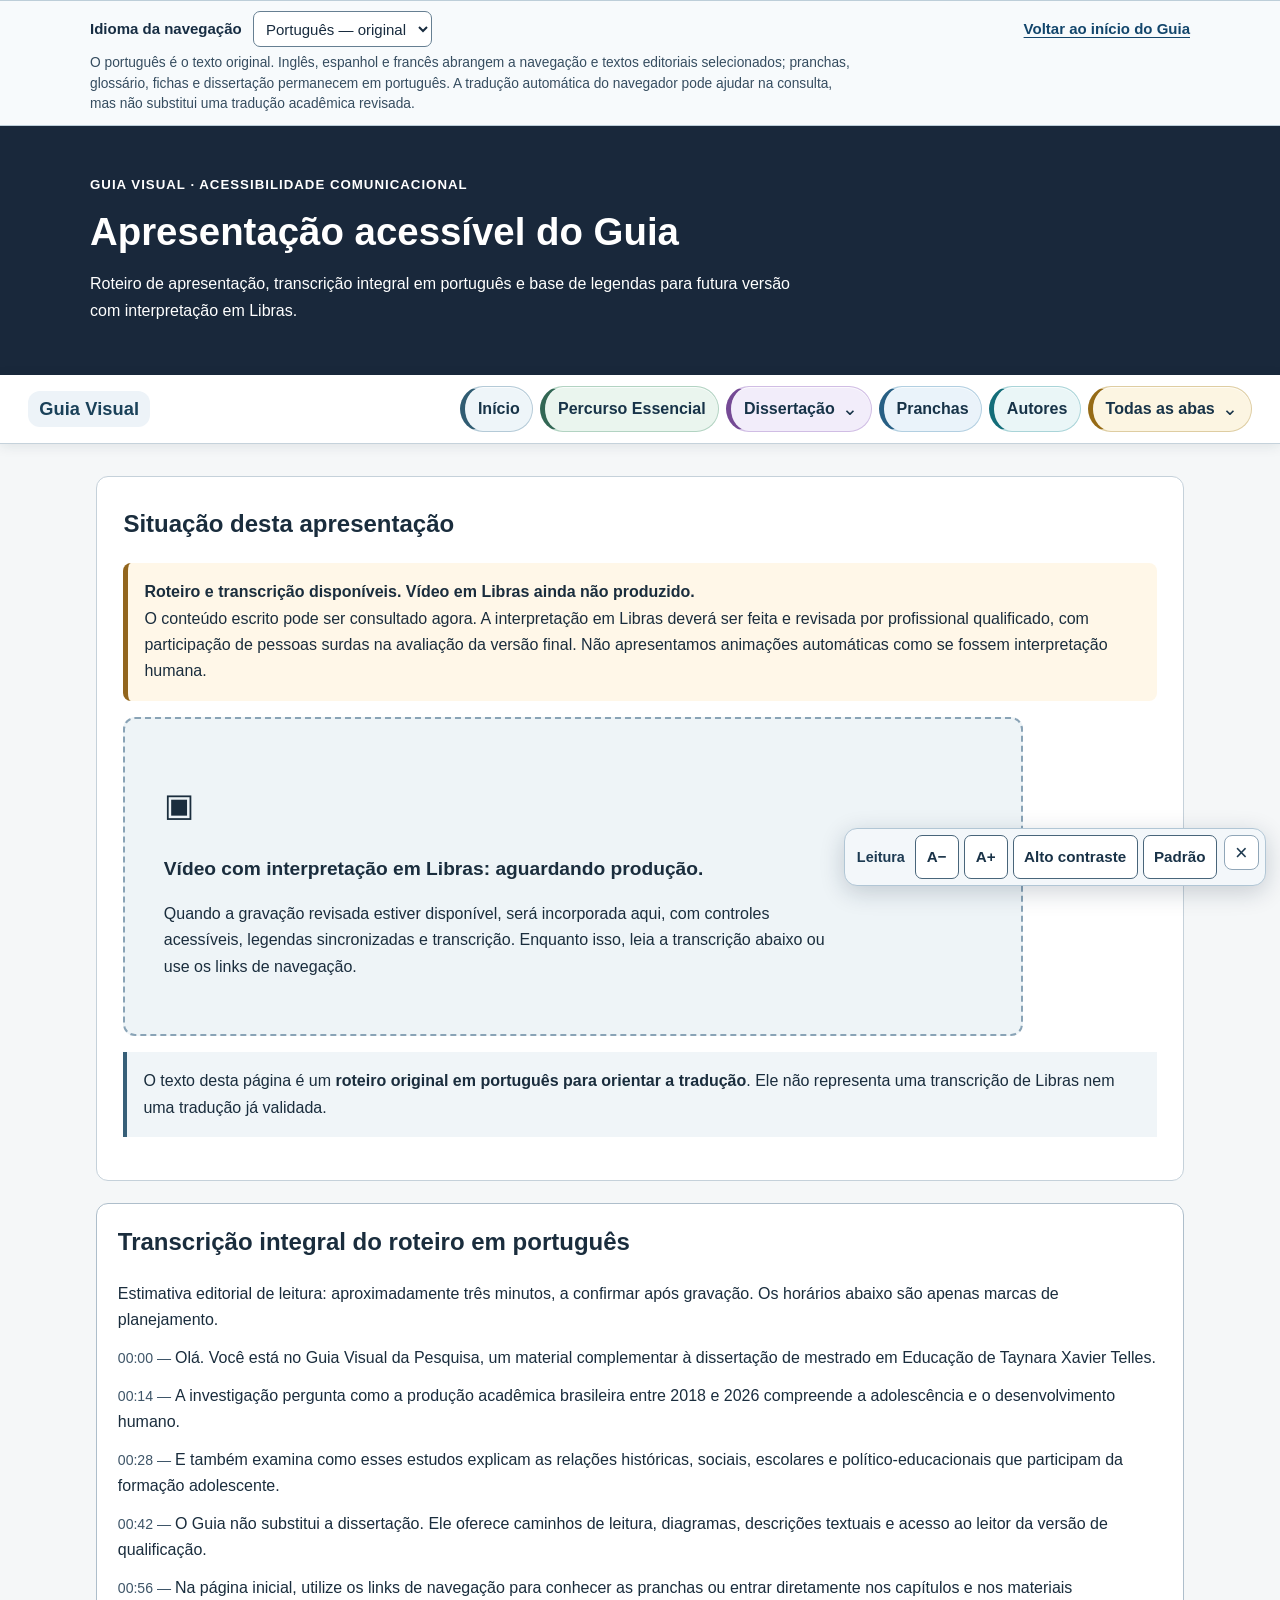
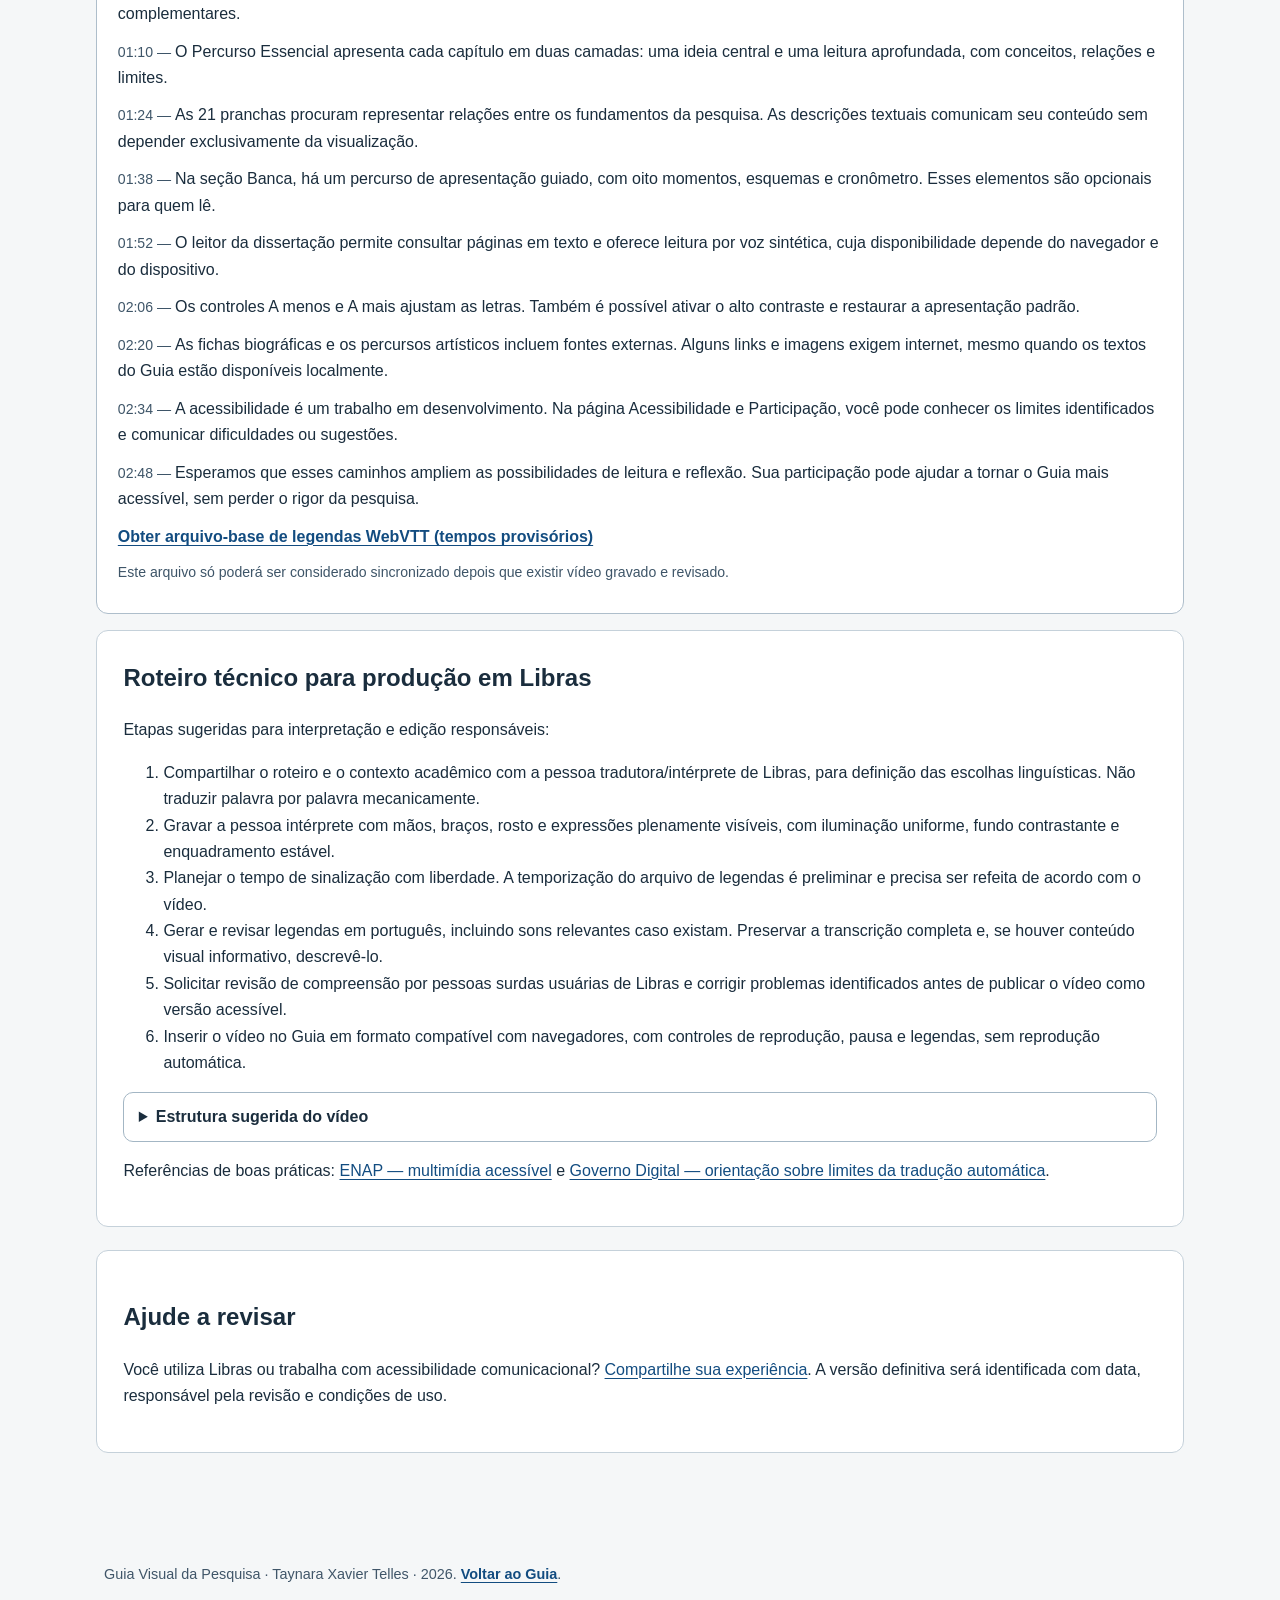
<file: libras-apresentacao.html>
<!doctype html><html lang="pt-BR"><head><meta charset="utf-8"><meta name="viewport" content="width=device-width,initial-scale=1"><meta name="author" content="Taynara Xavier Telles"><title>Apresentação acessível e Libras · Guia Visual</title><style>:root{--ink:#1a2d3d;--muted:#40576b;--line:#c5d1da;--bg:#f5f7f8;--navy:#19283b;--accent:#345e75;color-scheme:light}
*{box-sizing:border-box}html{scroll-behavior:smooth;scroll-padding-top:1.5rem}body{margin:0;font:1rem/1.65 Arial,Helvetica,sans-serif;background:var(--bg);color:var(--ink)}a{color:#124c80;text-underline-offset:3px}a:focus-visible,button:focus-visible,summary:focus-visible{outline:3px solid #b85d16;outline-offset:3px}.skip{position:absolute;left:-10000px}.skip:focus{left:1rem;top:.5rem;z-index:20;background:#fff;padding:.6rem}.hero{background:var(--navy);color:#fff;padding:2.15rem max(1rem,calc((100vw - 1100px)/2))}.eyebrow{text-transform:uppercase;letter-spacing:.075em;font-size:.83rem;font-weight:700}.hero h1{font-size:clamp(1.8rem,3vw,2.6rem);line-height:1.2;margin:.45rem 0}.hero p{max-width:82ch}.topnav{background:#fff;border-bottom:2px solid #c1cdd8;padding:.65rem max(1rem,calc((100vw - 1100px)/2));display:flex;flex-wrap:wrap;gap:.65rem;align-items:center}.topnav a{padding:.35rem .55rem;border-left:4px solid #6b8799;text-decoration:none;font-weight:700}.topnav a:hover{text-decoration:underline}.a11y-standalone{max-width:1120px;margin:.9rem auto;padding:0 1rem;display:flex;justify-content:flex-end}.accessibility-controls{display:none;align-items:center;gap:.35rem;flex-wrap:wrap;background:#edf3f7;border:1px solid #9cb0bf;padding:.4rem .5rem;border-radius:9px}html.gv-a11y-ready .accessibility-controls{display:flex}.accessibility-controls button{font:inherit;font-weight:700;padding:.38rem .6rem;min-height:44px;min-width:44px;background:#fff;border:1px solid #48657a;border-radius:7px;color:#193247}.accessibility-controls button[aria-pressed=true]{background:#19283b;color:#fff}.a11y-label{font-weight:bold;padding:0 .3rem}.a11y-visually-hidden{position:absolute!important;width:1px!important;height:1px!important;padding:0!important;margin:-1px!important;overflow:hidden!important;clip:rect(0,0,0,0)!important;white-space:nowrap!important;border:0!important}main{max-width:1120px;margin:auto;padding:1rem 1rem 4rem}.intro,.chapter,.last{background:#fff;border:1px solid var(--line);border-radius:12px;padding:clamp(1rem,2.3vw,1.65rem);margin:1rem 0 1.4rem}.intro h2{margin-top:0}.jump{display:grid;grid-template-columns:repeat(auto-fit,minmax(min(100%,220px),1fr));gap:.55rem;margin:.9rem 0}.jump a{border:1px solid #acbfce;border-left:5px solid var(--accent);border-radius:7px;padding:.65rem .75rem;background:#f3f7fa;text-decoration:none;font-weight:700}.jump a:hover{background:#e2eef5;text-decoration:underline}.chapter{border-left:8px solid var(--tone,#426b82)}.chapter header h2{font-size:clamp(1.3rem,2vw,1.7rem);margin:.15rem 0 .6rem}.chapter .step{font-size:.81rem;font-weight:700;text-transform:uppercase;letter-spacing:.05em;color:#3c6177}.chapter .key{font-size:1.12rem;line-height:1.55;font-weight:600;max-width:88ch}.chapter h3{font-size:1.05rem;margin:.8rem 0 .3rem}.chapter ul{margin:.25rem 0 1rem;padding-left:1.3rem}.chapter li{margin:.3rem 0}.chapter details{border:1px solid #a8bdcb;border-radius:8px;padding:.6rem .8rem;margin:.6rem 0;background:#f8fafc}.chapter summary{cursor:pointer;font-weight:700}.chapter details p{margin:.75rem 0}.links{display:flex;gap:.7rem;flex-wrap:wrap;margin-top:1rem}.links a{font-weight:700;display:inline-block;padding:.5rem .7rem;border:1px solid #9bb3c3;border-radius:7px}.trace{font-size:.88rem;color:#3e5568}.note{border-left:4px solid #b97927;background:#fcf6ec;padding:.75rem 1rem}.last ul{padding-left:1.35rem}.footer{padding:1.5rem;max-width:1120px;margin:auto;font-size:.9rem;color:#405669}.footer a{font-weight:700}@media(max-width:600px){.topnav{gap:.3rem}.topnav a{font-size:.88rem}.links{display:grid}.chapter{padding:1rem;border-left-width:5px}}@media(prefers-reduced-motion:reduce){html{scroll-behavior:auto}}@media print{.topnav,.a11y-standalone,.skip{display:none!important}body{background:#fff}.chapter{break-inside:avoid}.hero{background:#fff;color:#000}}html.gv-high-contrast,html.gv-high-contrast body{background:#fff!important;color:#000!important}html.gv-high-contrast .hero{background:#000!important;color:#fff!important}html.gv-high-contrast :is(.intro,.chapter,.last,.chapter details,.jump a,.topnav,.links a,.accessibility-controls){background:#fff!important;color:#000!important;border-color:#000!important;box-shadow:none!important}html.gv-high-contrast a{color:#001b9c!important;text-decoration:underline!important}html.gv-high-contrast .hero a{color:#fff!important}html.gv-high-contrast .note{background:#fff!important;border-color:#000!important;color:#000!important}html.gv-high-contrast .accessibility-controls button{background:#fff!important;color:#000!important;border:2px solid #000!important}html.gv-high-contrast .accessibility-controls button[aria-pressed=true]{background:#000!important;color:#fff!important}
.status{border-left:5px solid #92651c;background:#fff7e8;padding:1rem;border-radius:8px;margin:1rem 0}.status strong{display:block}.transcript{background:#fff;border:1px solid #aebecb;border-radius:12px;padding:1.1rem 1.3rem;margin:1rem 0}.transcript p{margin:.7rem 0}.transcript h2{margin-top:0}.video-area{border:2px dashed #89a3b6;border-radius:12px;padding:clamp(1.2rem,3vw,2.6rem);background:#eef4f7;margin:1rem 0;max-width:900px}.video-area .camera{font-size:2rem;line-height:1}.video-area p{max-width:76ch}.video-area strong{font-size:1.2rem}details.production{border:1px solid #a3b6c4;border-radius:10px;margin:1rem 0;padding:.65rem .9rem;background:#fff}details.production summary{font-weight:700;cursor:pointer}.production li{margin:.55rem 0}.timeline{width:100%;border-collapse:collapse;background:#fff;margin:1rem 0}.timeline th,.timeline td{border:1px solid #b4c7d4;padding:.55rem;vertical-align:top;text-align:left}.timeline th{background:#e8f0f5}.transcript a{font-weight:700}.final{background:#f0f5f8;border-left:4px solid #375f78;padding:1rem;margin:1rem 0}@media(max-width:680px){.timeline{display:block;overflow-x:auto}.transcript{padding:1rem}.video-area{padding:1rem}}html.gv-high-contrast :is(.status,.transcript,.video-area,.final,.production,.timeline td,.timeline th){background:#fff!important;color:#000!important;border-color:#000!important}</style><link rel="stylesheet" href="tipografia-arial.css">
</head><body>
<a class="skip" href="#conteudo">Ir ao conteúdo</a>
<header class="hero"><p class="eyebrow">Guia Visual · Acessibilidade comunicacional</p><h1>Apresentação acessível do Guia</h1><p>Roteiro de apresentação, transcrição integral em português e base de legendas para futura versão com interpretação em Libras.</p></header>
<nav class="topnav" aria-label="Navegação principal"><a href="index.html#explorar">Guia principal</a><a href="percurso-essencial.html">Percurso Essencial</a><a href="acessibilidade.html">Acessibilidade e participação</a><a href="#transcricao">Ler transcrição</a><a href="#producao">Orientações de produção</a></nav>
<div class="a11y-standalone"><div class="accessibility-controls" role="group" aria-label="Ajustes de acessibilidade"><span class="a11y-label">Leitura</span><button type="button" id="gv-font-minus" aria-label="Diminuir tamanho da letra" title="Diminuir tamanho da letra">A−</button><button type="button" id="gv-font-plus" aria-label="Aumentar tamanho da letra" title="Aumentar tamanho da letra">A+</button><button type="button" id="gv-contrast" aria-pressed="false" aria-label="Ativar alto contraste">Alto contraste</button><button type="button" id="gv-reset" title="Restaurar tamanho e contraste originais">Padrão</button><span id="gv-a11y-status" class="a11y-visually-hidden" role="status" aria-live="polite" aria-atomic="true"></span></div></div>
<main id="conteudo">
<section class="intro" aria-labelledby="situacao"><h2 id="situacao">Situação desta apresentação</h2>
<div class="status"><strong>Roteiro e transcrição disponíveis. Vídeo em Libras ainda não produzido.</strong> O conteúdo escrito pode ser consultado agora. A interpretação em Libras deverá ser feita e revisada por profissional qualificado, com participação de pessoas surdas na avaliação da versão final. Não apresentamos animações automáticas como se fossem interpretação humana.</div>
<div class="video-area" aria-label="Espaço reservado para o vídeo, ainda indisponível"><p class="camera" aria-hidden="true">▣</p><strong>Vídeo com interpretação em Libras: aguardando produção.</strong><p>Quando a gravação revisada estiver disponível, será incorporada aqui, com controles acessíveis, legendas sincronizadas e transcrição. Enquanto isso, leia a transcrição abaixo ou use os links de navegação.</p></div>
<p class="final">O texto desta página é um <strong>roteiro original em português para orientar a tradução</strong>. Ele não representa uma transcrição de Libras nem uma tradução já validada.</p></section>
<section class="transcript" id="transcricao" aria-labelledby="transcricao-titulo"><h2 id="transcricao-titulo">Transcrição integral do roteiro em português</h2><p>Estimativa editorial de leitura: aproximadamente três minutos, a confirmar após gravação. Os horários abaixo são apenas marcas de planejamento.</p>
<p><span class="trace">00:00 — </span>Olá. Você está no Guia Visual da Pesquisa, um material complementar à dissertação de mestrado em Educação de Taynara Xavier Telles.</p><p><span class="trace">00:14 — </span>A investigação pergunta como a produção acadêmica brasileira entre 2018 e 2026 compreende a adolescência e o desenvolvimento humano.</p><p><span class="trace">00:28 — </span>E também examina como esses estudos explicam as relações históricas, sociais, escolares e político-educacionais que participam da formação adolescente.</p><p><span class="trace">00:42 — </span>O Guia não substitui a dissertação. Ele oferece caminhos de leitura, diagramas, descrições textuais e acesso ao leitor da versão de qualificação.</p><p><span class="trace">00:56 — </span>Na página inicial, utilize os links de navegação para conhecer as pranchas ou entrar diretamente nos capítulos e nos materiais complementares.</p><p><span class="trace">01:10 — </span>O Percurso Essencial apresenta cada capítulo em duas camadas: uma ideia central e uma leitura aprofundada, com conceitos, relações e limites.</p><p><span class="trace">01:24 — </span>As 21 pranchas procuram representar relações entre os fundamentos da pesquisa. As descrições textuais comunicam seu conteúdo sem depender exclusivamente da visualização.</p><p><span class="trace">01:38 — </span>Na seção Banca, há um percurso de apresentação guiado, com oito momentos, esquemas e cronômetro. Esses elementos são opcionais para quem lê.</p><p><span class="trace">01:52 — </span>O leitor da dissertação permite consultar páginas em texto e oferece leitura por voz sintética, cuja disponibilidade depende do navegador e do dispositivo.</p><p><span class="trace">02:06 — </span>Os controles A menos e A mais ajustam as letras. Também é possível ativar o alto contraste e restaurar a apresentação padrão.</p><p><span class="trace">02:20 — </span>As fichas biográficas e os percursos artísticos incluem fontes externas. Alguns links e imagens exigem internet, mesmo quando os textos do Guia estão disponíveis localmente.</p><p><span class="trace">02:34 — </span>A acessibilidade é um trabalho em desenvolvimento. Na página Acessibilidade e Participação, você pode conhecer os limites identificados e comunicar dificuldades ou sugestões.</p><p><span class="trace">02:48 — </span>Esperamos que esses caminhos ampliem as possibilidades de leitura e reflexão. Sua participação pode ajudar a tornar o Guia mais acessível, sem perder o rigor da pesquisa.</p>
<p><a href="legendas/apresentacao-guia-base.vtt" download>Obter arquivo-base de legendas WebVTT (tempos provisórios)</a></p>
<p class="trace">Este arquivo só poderá ser considerado sincronizado depois que existir vídeo gravado e revisado.</p>
</section>
<section class="intro" id="producao" aria-labelledby="producao-titulo"><h2 id="producao-titulo">Roteiro técnico para produção em Libras</h2><p>Etapas sugeridas para interpretação e edição responsáveis:</p>
<ol><li>Compartilhar o roteiro e o contexto acadêmico com a pessoa tradutora/intérprete de Libras, para definição das escolhas linguísticas. Não traduzir palavra por palavra mecanicamente.</li>
<li>Gravar a pessoa intérprete com mãos, braços, rosto e expressões plenamente visíveis, com iluminação uniforme, fundo contrastante e enquadramento estável.</li>
<li>Planejar o tempo de sinalização com liberdade. A temporização do arquivo de legendas é preliminar e precisa ser refeita de acordo com o vídeo.</li>
<li>Gerar e revisar legendas em português, incluindo sons relevantes caso existam. Preservar a transcrição completa e, se houver conteúdo visual informativo, descrevê-lo.</li>
<li>Solicitar revisão de compreensão por pessoas surdas usuárias de Libras e corrigir problemas identificados antes de publicar o vídeo como versão acessível.</li>
<li>Inserir o vídeo no Guia em formato compatível com navegadores, com controles de reprodução, pausa e legendas, sem reprodução automática.</li></ol>
<details class="production"><summary>Estrutura sugerida do vídeo</summary><table class="timeline"><thead><tr><th scope="col">Momento</th><th scope="col">Conteúdo principal</th><th scope="col">Orientação</th></tr></thead><tbody>
<tr><th scope="row">Abertura</th><td>Apresentação do Guia e da pesquisa</td><td>Identificar a finalidade acadêmica e o recorte de 2018–2026.</td></tr>
<tr><th scope="row">Navegação</th><td>Percurso Essencial, pranchas, leitor e Banca</td><td>Apresentar os nomes das áreas sem exigir que o público memorize a sequência.</td></tr>
<tr><th scope="row">Recursos</th><td>Leitura por voz, fonte, contraste e fontes externas</td><td>Diferenciar funções implementadas de limitações atuais.</td></tr>
<tr><th scope="row">Encerramento</th><td>Participação e comunicação de barreiras</td><td>Indicar a página de acessibilidade e o canal de retorno.</td></tr></tbody></table></details>
<p>Referências de boas práticas: <a href="https://www.enap.gov.br/educacao-e-capacitacao/rotas/capsulas/multim%C3%ADdia-acess%C3%ADvel-legendas-transcri%C3%A7%C3%B5es-e-libras/" target="_blank" rel="noopener noreferrer">ENAP — multimídia acessível</a> e <a href="https://www.gov.br/governodigital/pt-br/acessibilidade-e-usuario/vlibras" target="_blank" rel="noopener noreferrer">Governo Digital — orientação sobre limites da tradução automática</a>.</p></section>
<section class="last"><h2>Ajude a revisar</h2><p>Você utiliza Libras ou trabalha com acessibilidade comunicacional? <a href="acessibilidade.html#participar">Compartilhe sua experiência</a>. A versão definitiva será identificada com data, responsável pela revisão e condições de uso.</p></section>
</main><footer class="footer">Guia Visual da Pesquisa · Taynara Xavier Telles · 2026. <a href="index.html#explorar">Voltar ao Guia</a>.</footer><script>
/* Preferências de acessibilidade do Guia: sem bibliotecas, compartilhadas entre páginas */
(function(){
"use strict";
var levels=[80,90,100,110,125,150,175,200], key="gv-a11y-preferences-v1";
var minus=document.getElementById("gv-font-minus"),plus=document.getElementById("gv-font-plus"),contrast=document.getElementById("gv-contrast"),reset=document.getElementById("gv-reset"),status=document.getElementById("gv-a11y-status");
if(!minus||!plus||!contrast||!reset||!status)return;
var state={level:2,contrast:false};
try{var stored=JSON.parse(localStorage.getItem(key)||"null");if(stored&&Number.isInteger(stored.level)&&stored.level>=0&&stored.level<levels.length)state.level=stored.level;if(stored&&typeof stored.contrast==="boolean")state.contrast=stored.contrast;}catch(e){}
function render(save){
 var root=document.documentElement;
 root.style.fontSize=levels[state.level]+"%";
 root.classList.toggle("gv-high-contrast",state.contrast);
 root.classList.toggle("gv-large-type",levels[state.level]>=175);
 minus.disabled=state.level===0;plus.disabled=state.level===levels.length-1;
 contrast.setAttribute("aria-pressed",String(state.contrast));
 contrast.setAttribute("aria-label",state.contrast?"Desativar alto contraste":"Ativar alto contraste");
 contrast.textContent=state.contrast?"Contraste: ligado":"Alto contraste";
 if(save){
   status.textContent="Tamanho do texto: "+levels[state.level]+"%. Alto contraste "+(state.contrast?"ativado.":"desativado.");
   try{localStorage.setItem(key,JSON.stringify(state));}catch(e){}
 }
}
minus.addEventListener("click",function(){if(state.level>0){state.level--;render(true);}});
plus.addEventListener("click",function(){if(state.level<levels.length-1){state.level++;render(true);}});
contrast.addEventListener("click",function(){state.contrast=!state.contrast;render(true);});
reset.addEventListener("click",function(){state={level:2,contrast:false};render(true);});
render(false);
document.documentElement.classList.add("gv-a11y-ready");
})();
</script><script src="language-bridge.js"></script>
</body></html>
</file>
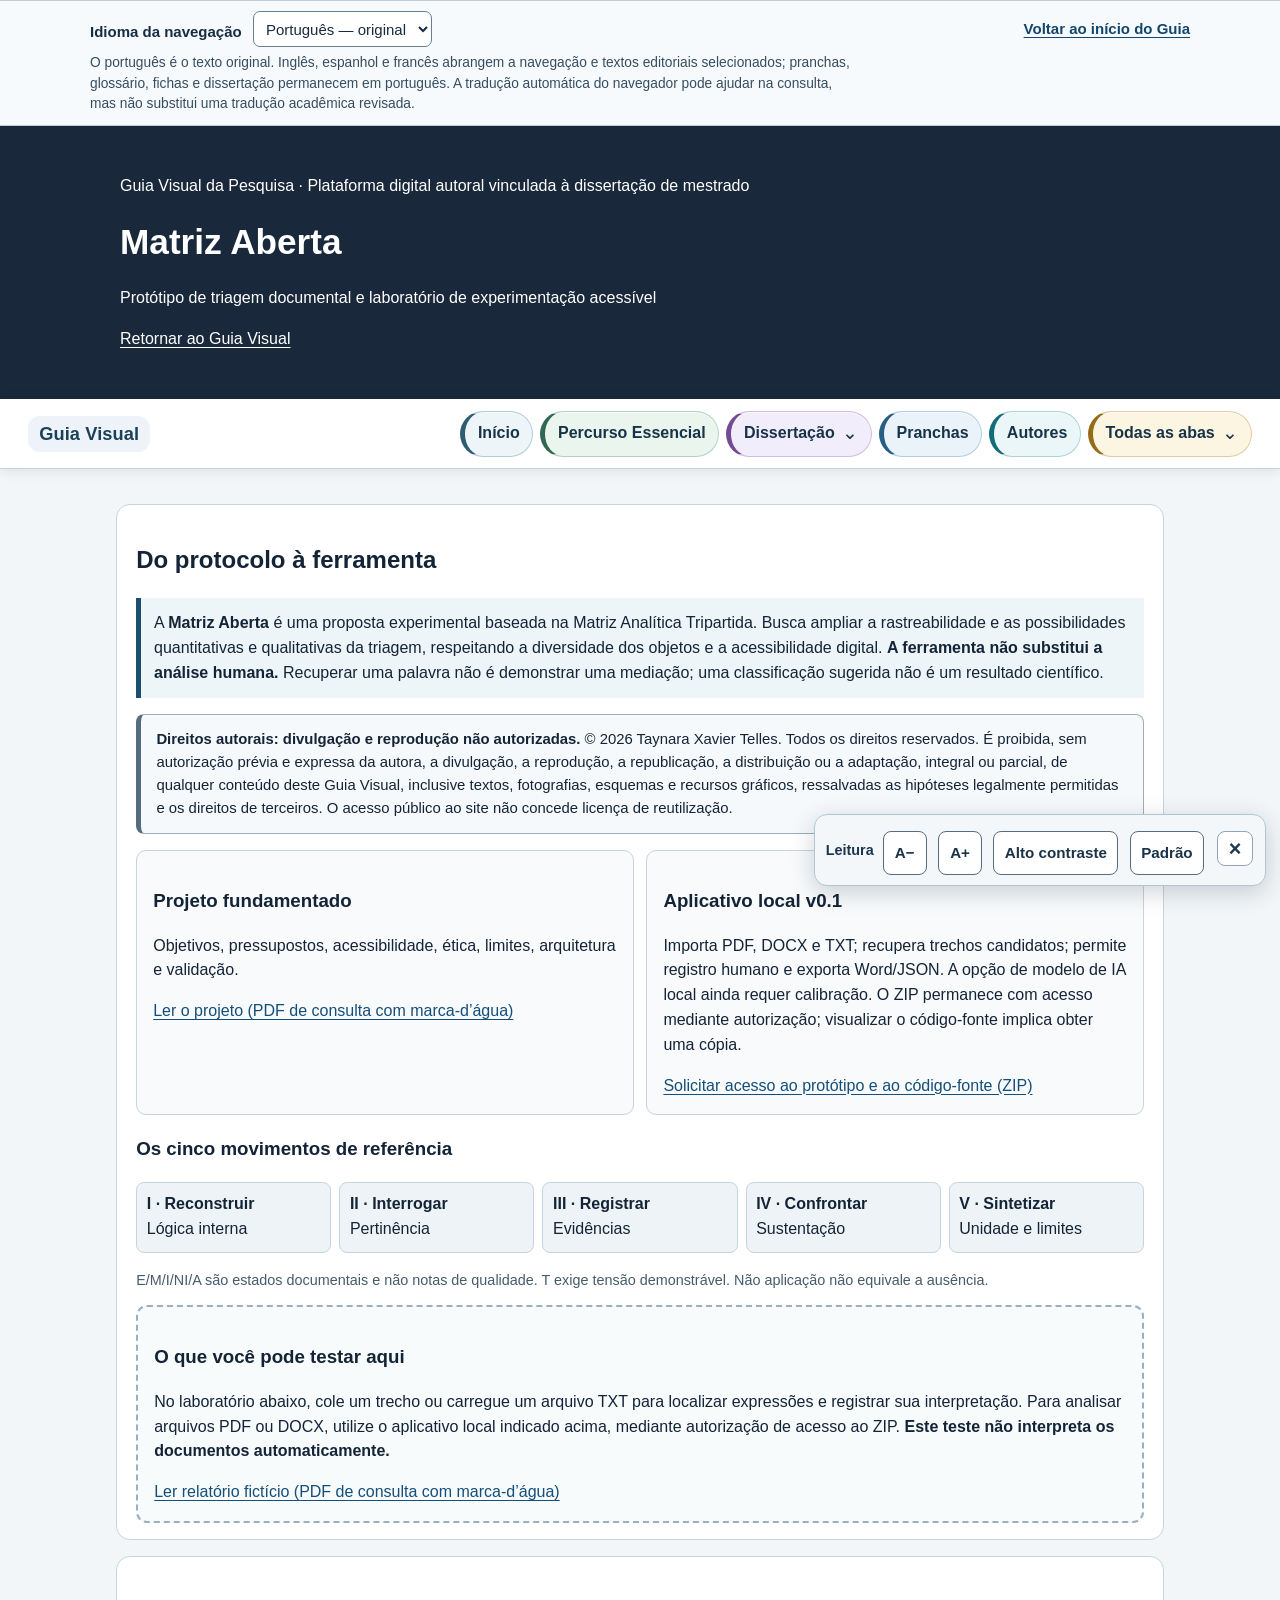
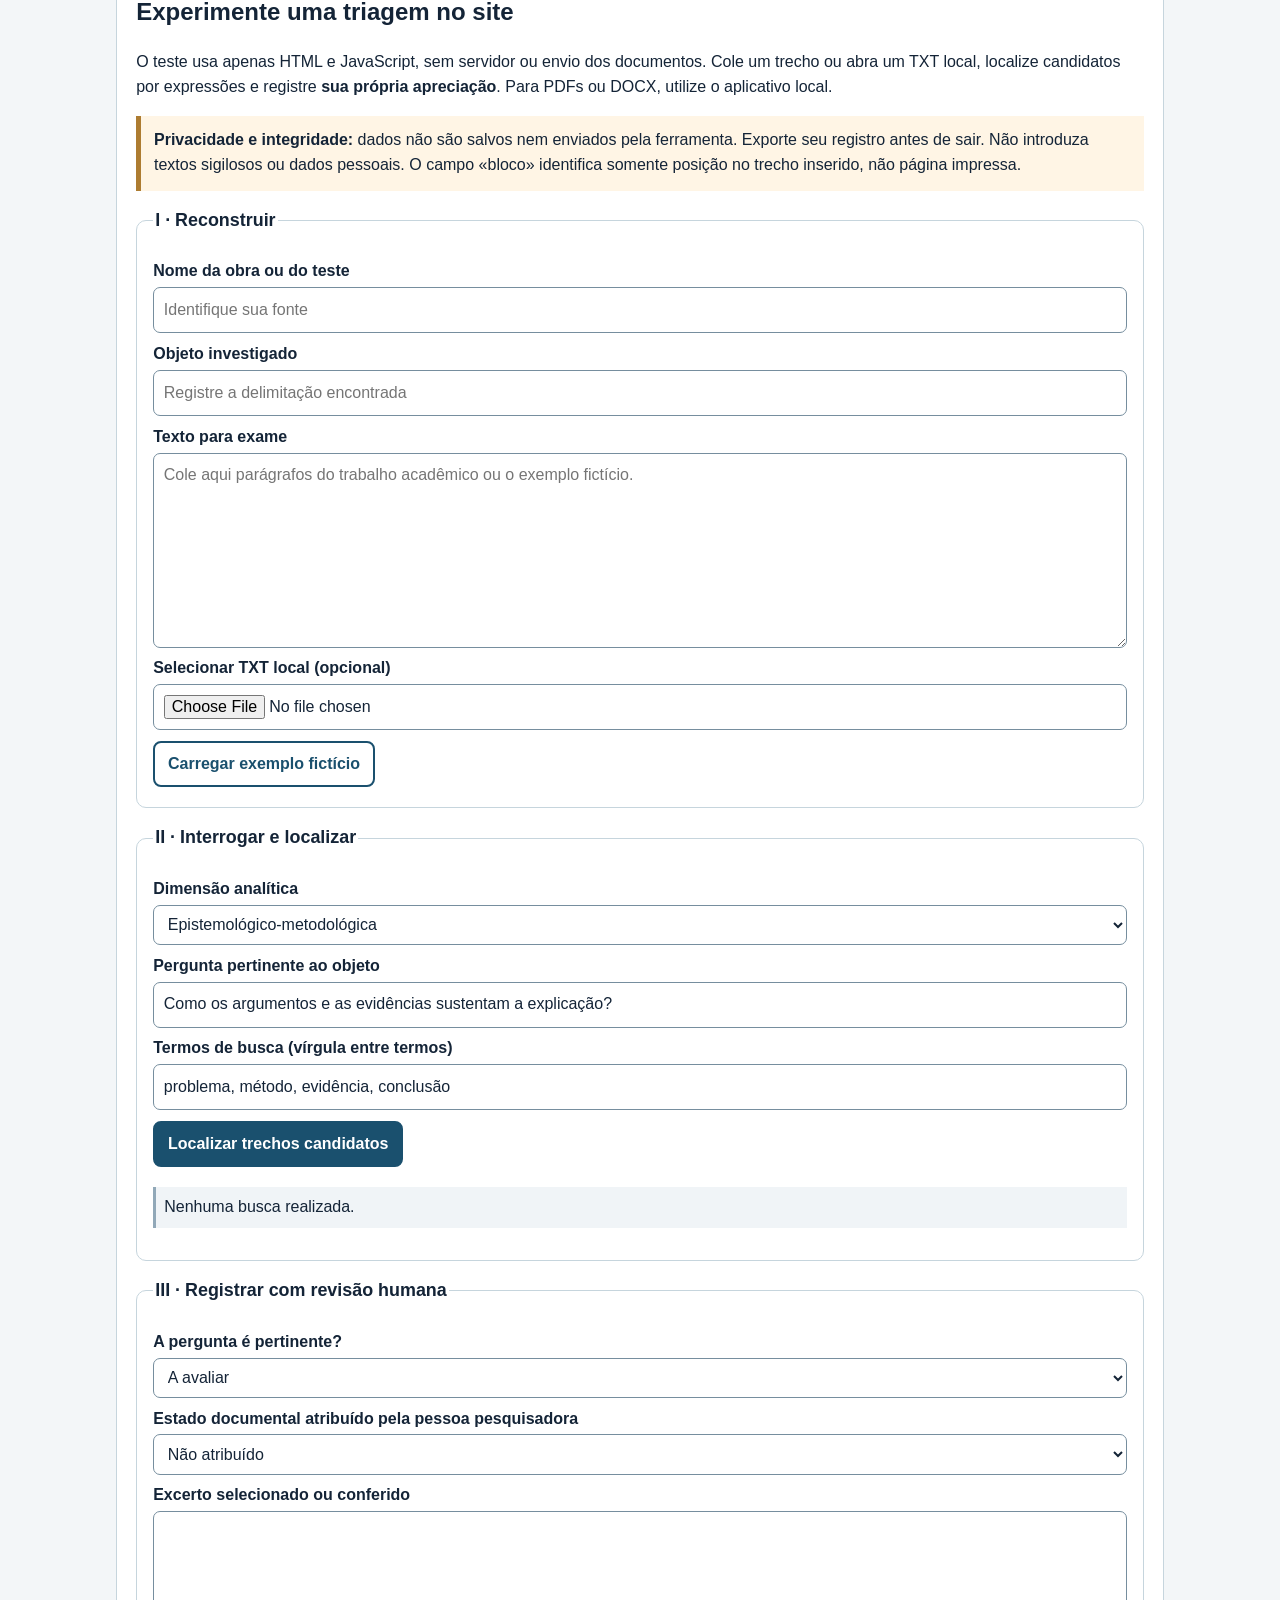
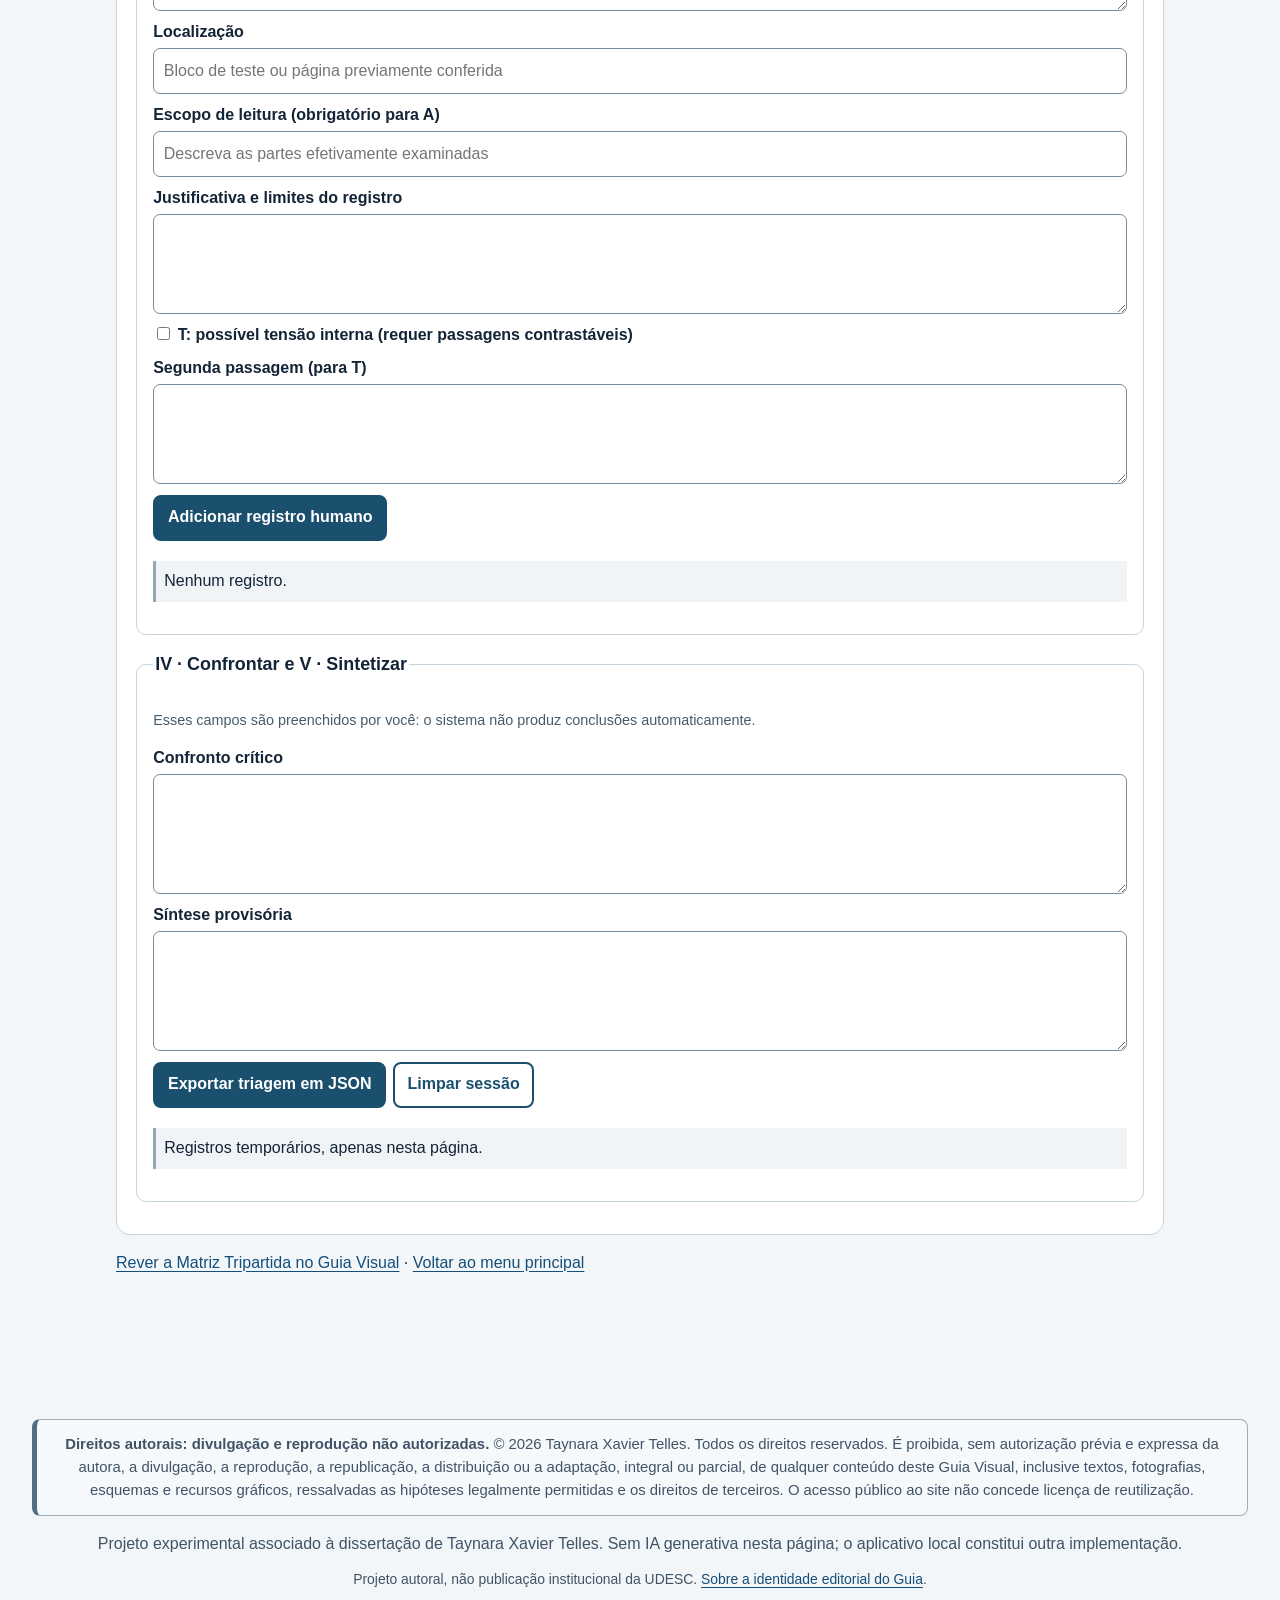
<file: matriz-aberta.html>
<!doctype html>
<html lang="pt-BR">
<head>
<meta name="author" content="Taynara Xavier Telles"><meta name="copyright" content="© 2026 Taynara Xavier Telles. Direitos reservados, ressalvados direitos de terceiros e limitações legais."><meta charset="utf-8"><meta name="viewport" content="width=device-width,initial-scale=1">
<title>Matriz Aberta · Protótipo e laboratório | Guia Visual da Pesquisa</title>
<style>
:root{--ink:#142437;--blue:#1a506e;--border:#c6d5dd;--bg:#f3f6f8}
*{box-sizing:border-box}body{margin:0;background:var(--bg);color:var(--ink);font:16px/1.55 Arial,sans-serif}a{color:#144e7a;text-underline-offset:3px}
header{background:#19283b;color:#fff;padding:2rem max(1rem,calc((100vw - 1040px)/2))}header h1{font-size:clamp(1.5rem,3.5vw,2.2rem);margin:.3rem 0}header a{color:#fff}
main{max-width:1080px;margin:auto;padding:1.2rem 1rem 5rem}.panel{background:#fff;border:1px solid var(--border);padding:1rem 1.2rem;border-radius:14px;margin:1rem 0}
.lead{border-left:5px solid var(--blue);padding:.8rem;background:#edf5f8}.grid{display:grid;grid-template-columns:repeat(2,minmax(0,1fr));gap:.8rem}.grid>div{background:#f8fafb;border:1px solid var(--border);border-radius:10px;padding:1rem;min-width:0}
.steps{display:grid;grid-template-columns:repeat(5,minmax(0,1fr));gap:.5rem;list-style:none;padding:0}.steps li{background:#edf3f6;border:1px solid var(--border);padding:.6rem;border-radius:8px}.steps strong{display:block}
fieldset{border:1px solid var(--border);border-radius:10px;margin:1rem 0;padding:1rem}legend{font-weight:bold;font-size:1.12rem}
label{display:block;font-weight:700;margin:.55rem 0 .2rem}
input:not([type=checkbox]),select,textarea{display:block;width:100%;padding:.6rem;font:inherit;color:var(--ink);border:1px solid #768e9e;border-radius:7px;background:#fff}
textarea{min-height:100px;resize:vertical}button{font:inherit;min-height:44px;cursor:pointer;padding:.55rem .8rem;margin:.65rem .4rem .25rem 0;border-radius:8px;background:var(--blue);color:#fff;border:2px solid var(--blue);font-weight:700}button.secondary{background:white;color:var(--blue)}
:focus-visible{outline:3px solid #1462ab;outline-offset:3px}.help{color:#465b6b;font-size:.9rem}.status{border-left:3px solid #91a8b8;padding:.5rem;background:#f0f4f7;min-height:1.5rem}.warn{background:#fff5e5;border-left:5px solid #ad7c31;padding:.8rem}
#results li,#saved li{border:1px solid var(--border);padding:.6rem;margin:.5rem 0;border-radius:8px;overflow-wrap:anywhere}
.reserved{border:2px dashed #9ab0c2;background:#f8fbfc;border-radius:11px;padding:1rem}
footer{text-align:center;padding:2rem;color:#405367}
@media(max-width:780px){.steps{grid-template-columns:repeat(2,minmax(0,1fr))}.grid{grid-template-columns:1fr}}@media(max-width:520px){.steps{grid-template-columns:1fr}}
@media print{button,input,select,textarea,#lab{display:none!important}}
.ma-floating{position:sticky;top:0;z-index:6;display:flex;gap:.45rem;padding:.5rem max(1rem,calc((100vw - 1040px)/2));background:#fff;border-bottom:2px solid #d4dfe6;overflow-x:auto;scrollbar-width:thin;white-space:nowrap;box-shadow:0 3px 12px #14243712}.ma-floating a{display:inline-flex;flex:0 0 auto;align-items:center;font-size:.88rem;font-weight:700;min-height:40px;padding:.3rem .7rem;border:1px solid #b4c6d4;border-radius:999px;background:#f5f8fb;text-decoration:none}.ma-floating a:hover,.ma-floating a:focus-visible{background:#dfecf5;text-decoration:underline}html{scroll-padding-top:5rem}.panel,fieldset,#lab{scroll-margin-top:5rem}.rights-notice{border:1px solid #9caeba;border-left:5px solid #536c80;padding:.8rem .95rem;background:#f6f9fb;border-radius:8px;margin:1rem 0;font-size:.93rem;line-height:1.55}@media print{.ma-floating{display:none!important}.rights-notice{break-inside:avoid}}
/* Controles de leitura acessível, compartilhados entre as páginas do Guia */
.accessibility-controls{display:none;align-items:center;flex-wrap:wrap;gap:.3rem;padding:.3rem .45rem;border-radius:12px;background:#eef3f8;border:1px solid #afc0cf}
html.gv-a11y-ready .accessibility-controls{display:inline-flex}
.accessibility-controls .a11y-label{font-weight:700;font-size:.88rem;color:#19354e;padding:0 .25rem}
.accessibility-controls button{font:inherit;font-weight:700;min-height:44px;min-width:44px;padding:.45rem .62rem;white-space:nowrap;background:#fff;color:#1a3349;border:1px solid #536e82;border-radius:8px}
.accessibility-controls button[aria-pressed="true"]{background:#19283b;color:#fff;border-color:#19283b}
.accessibility-controls button:disabled{opacity:.5;cursor:not-allowed}
.accessibility-controls button:focus-visible{outline:3px solid #ce7400;outline-offset:2px}
.a11y-visually-hidden{position:absolute!important;width:1px!important;height:1px!important;padding:0!important;margin:-1px!important;overflow:hidden!important;clip:rect(0,0,0,0)!important;white-space:nowrap!important;border:0!important}
.a11y-standalone{display:flex;justify-content:flex-end;max-width:1040px;margin:.8rem auto;padding:0 1rem}
html.gv-large-type .tools,html.gv-large-type .floating,html.gv-large-type .ma-floating{position:relative;top:auto}
@media(max-width:650px){.accessibility-controls{max-width:100%}.accessibility-controls .a11y-label{flex:1 0 100%}.tools .accessibility-controls{flex:1 0 auto}}
@media print{.accessibility-controls,.a11y-standalone{display:none!important}}
@media screen{
html.gv-high-contrast{--ink:#000;--sub:#000;--focus:#bf1600}
html.gv-high-contrast body{background:#fff!important;color:#000!important}
html.gv-high-contrast header{background:#000!important;color:#fff!important}
html.gv-high-contrast header :is(h1,h2,p,span,strong,a,small){color:#fff!important}
html.gv-high-contrast header a{text-decoration:underline!important}
html.gv-high-contrast header.site .thesis-source{background:#101010!important;color:#fff!important;border-color:#fff!important}
html.gv-high-contrast .tools,html.gv-high-contrast .accessibility-controls,html.gv-high-contrast .a11y-standalone{background:#fff!important;color:#000!important;border-color:#000!important;box-shadow:none!important}
html.gv-high-contrast .accessibility-controls .a11y-label{color:#000!important}
html.gv-high-contrast .accessibility-controls button{color:#000!important;background:#fff!important;border:2px solid #000!important}
html.gv-high-contrast .accessibility-controls button[aria-pressed="true"]{color:#fff!important;background:#000!important}
html.gv-high-contrast main *:not(svg):not(svg *){color:#000!important;background-color:#fff!important;border-color:#111!important;box-shadow:none!important;text-shadow:none!important}
html.gv-high-contrast main a{color:#002bba!important;text-decoration:underline!important}
html.gv-high-contrast main :is(button,input,textarea,select){border:2px solid #000!important}
html.gv-high-contrast main [aria-pressed="true"]{color:#fff!important;background:#000!important}
html.gv-high-contrast .tools nav.quick-nav a,html.gv-high-contrast .floating a,html.gv-high-contrast .ma-floating a{background:#fff!important;color:#000!important;border:2px solid #000!important;text-decoration:underline!important}
html.gv-high-contrast :is(a,button,input,select,summary,textarea):focus-visible{outline:4px solid #d10000!important;outline-offset:3px}
html.gv-high-contrast main .reader-speaking{background:#fff0a5!important}
}


/* Identificação por cor das abas desta seção */
nav.ma-floating a:nth-child(1){--gv-tab-accent:#325b72;--gv-tab-bg:#eaf1f5}
nav.ma-floating a:nth-child(2){--gv-tab-accent:#a34a23;--gv-tab-bg:#fff1e6}
nav.ma-floating a:nth-child(3){--gv-tab-accent:#6f438f;--gv-tab-bg:#f4edfa}
nav.ma-floating a:nth-child(4){--gv-tab-accent:#9c3561;--gv-tab-bg:#fbedf3}
nav.ma-floating a:nth-child(5){--gv-tab-accent:#136b79;--gv-tab-bg:#eaf7f8}
nav.ma-floating a:nth-child(6){--gv-tab-accent:#856008;--gv-tab-bg:#fff4d9}
nav.ma-floating a:nth-child(7){--gv-tab-accent:#15527f;--gv-tab-bg:#e9f3fc}
nav.ma-floating a:nth-child(8){--gv-tab-accent:#18694f;--gv-tab-bg:#e9f7ef}
nav.ma-floating a:nth-child(9){--gv-tab-accent:#5147a2;--gv-tab-bg:#eeedfa}
nav.ma-floating a{border-left:5px solid var(--gv-tab-accent,#325b72)!important;background:var(--gv-tab-bg,#eaf1f5)!important;color:#162b3b!important}
nav.ma-floating a:hover{filter:brightness(.95);text-decoration:underline}
html.gv-high-contrast nav.ma-floating a{color:#000!important;background:#fff!important;border:2px solid #000!important;text-decoration:underline}


/* Identidade editorial compartilhada com o Guia principal. */
.site-editorial-link {display:block;max-width:75ch;margin:.75rem auto;font-size:.87rem;line-height:1.5}
.site-editorial-link a {text-decoration:underline;text-underline-offset:3px}
</style><link rel="stylesheet" href="tipografia-arial.css">
</head>
<body>
<a href="#main" style="position:absolute;left:-9999px" onfocus="this.style.left='10px'" onblur="this.style.left='-9999px'">Ir ao conteúdo</a>
<header><p>Guia Visual da Pesquisa · Plataforma digital autoral vinculada à dissertação de mestrado</p><h1>Matriz Aberta</h1><p>Protótipo de triagem documental e laboratório de experimentação acessível</p><p><a href="index.html#explorar">Retornar ao Guia Visual</a></p></header><nav class="ma-floating" aria-label="Navegação flutuante do Guia e do laboratório" tabindex="0"><a href="index.html#explorar">Início do Guia</a><a href="index.html#autora">Sobre a autora</a><a href="index.html#cap0">Dissertação</a><a href="index.html#leitor">Leitor</a><a href="biografias.html">Autores</a><a href="#about">Projeto</a><a href="#lab">Testar a Matriz</a><a href="index.html#fontes">Fontes</a></nav>
<div class="a11y-standalone"><div class="accessibility-controls" role="group" aria-label="Ajustes de acessibilidade"><span class="a11y-label">Leitura</span><button type="button" id="gv-font-minus" aria-label="Diminuir tamanho da letra" title="Diminuir tamanho da letra">A−</button><button type="button" id="gv-font-plus" aria-label="Aumentar tamanho da letra" title="Aumentar tamanho da letra">A+</button><button type="button" id="gv-contrast" aria-pressed="false" aria-label="Ativar alto contraste">Alto contraste</button><button type="button" id="gv-reset" title="Restaurar tamanho e contraste originais">Padrão</button><span id="gv-a11y-status" class="a11y-visually-hidden" role="status" aria-live="polite" aria-atomic="true"></span></div></div>
<main id="main">
<section class="panel" aria-labelledby="about"><h2 id="about">Do protocolo à ferramenta</h2>
<p class="lead">A <strong>Matriz Aberta</strong> é uma proposta experimental baseada na Matriz Analítica Tripartida. Busca ampliar a rastreabilidade e as possibilidades quantitativas e qualitativas da triagem, respeitando a diversidade dos objetos e a acessibilidade digital. <strong>A ferramenta não substitui a análise humana.</strong> Recuperar uma palavra não é demonstrar uma mediação; uma classificação sugerida não é um resultado científico.</p>
<aside class="rights-notice" aria-label="Direitos autorais e restrições de uso"><strong>Direitos autorais: divulgação e reprodução não autorizadas.</strong> © 2026 Taynara Xavier Telles. Todos os direitos reservados. É proibida, sem autorização prévia e expressa da autora, a divulgação, a reprodução, a republicação, a distribuição ou a adaptação, integral ou parcial, de qualquer conteúdo deste Guia Visual, inclusive textos, fotografias, esquemas e recursos gráficos, ressalvadas as hipóteses legalmente permitidas e os direitos de terceiros. O acesso público ao site não concede licença de reutilização.</aside><div class="grid">
<div><h3>Projeto fundamentado</h3><p>Objetivos, pressupostos, acessibilidade, ética, limites, arquitetura e validação.</p><a href="https://drive.google.com/file/d/1sbQXAFeXWORqsiEzpoO478isQ1Wmb8su/view" target="_blank" rel="noopener noreferrer">Ler o projeto (PDF de consulta com marca-d’água)</a></div>
<div><h3>Aplicativo local v0.1</h3><p>Importa PDF, DOCX e TXT; recupera trechos candidatos; permite registro humano e exporta Word/JSON. A opção de modelo de IA local ainda requer calibração. O ZIP permanece com acesso mediante autorização; visualizar o código-fonte implica obter uma cópia.</p><a href="https://drive.google.com/file/d/1vBWMy1EJ8mx9nr9-2LU8vfPZ1Mo0cVSY/view" target="_blank" rel="noopener noreferrer">Solicitar acesso ao protótipo e ao código-fonte (ZIP)</a></div>
</div>
<h3>Os cinco movimentos de referência</h3><ol class="steps"><li><strong>I · Reconstruir</strong> Lógica interna</li><li><strong>II · Interrogar</strong> Pertinência</li><li><strong>III · Registrar</strong> Evidências</li><li><strong>IV · Confrontar</strong> Sustentação</li><li><strong>V · Sintetizar</strong> Unidade e limites</li></ol>
<p class="help">E/M/I/NI/A são estados documentais e não notas de qualidade. T exige tensão demonstrável. Não aplicação não equivale a ausência.</p>
<div class="reserved"><h3>O que você pode testar aqui</h3><p>No laboratório abaixo, cole um trecho ou carregue um arquivo TXT para localizar expressões e registrar sua interpretação. Para analisar arquivos PDF ou DOCX, utilize o aplicativo local indicado acima, mediante autorização de acesso ao ZIP. <strong>Este teste não interpreta os documentos automaticamente.</strong></p><a href="https://drive.google.com/file/d/1DGFrMzVfw4pTz7LAhBgh8NNtAa4CBsEC/view" target="_blank" rel="noopener noreferrer">Ler relatório fictício (PDF de consulta com marca-d’água)</a></div>
</section>
<section class="panel" id="lab" aria-labelledby="labtitle"><h2 id="labtitle">Experimente uma triagem no site</h2>
<p>O teste usa apenas HTML e JavaScript, sem servidor ou envio dos documentos. Cole um trecho ou abra um TXT local, localize candidatos por expressões e registre <strong>sua própria apreciação</strong>. Para PDFs ou DOCX, utilize o aplicativo local.</p>
<p class="warn"><strong>Privacidade e integridade:</strong> dados não são salvos nem enviados pela ferramenta. Exporte seu registro antes de sair. Não introduza textos sigilosos ou dados pessoais. O campo «bloco» identifica somente posição no trecho inserido, não página impressa.</p>
<fieldset><legend>I · Reconstruir</legend>
<label for="obra">Nome da obra ou do teste</label><input id="obra" placeholder="Identifique sua fonte">
<label for="objeto">Objeto investigado</label><input id="objeto" placeholder="Registre a delimitação encontrada">
<label for="texto">Texto para exame</label><textarea id="texto" rows="7" placeholder="Cole aqui parágrafos do trabalho acadêmico ou o exemplo fictício."></textarea>
<label for="arquivo">Selecionar TXT local (opcional)</label><input id="arquivo" type="file" accept=".txt,text/plain">
<button type="button" id="exemplo" class="secondary">Carregar exemplo fictício</button></fieldset>
<fieldset><legend>II · Interrogar e localizar</legend>
<label for="dim">Dimensão analítica</label><select id="dim"><option value="ep">Epistemológico-metodológica</option><option value="on">Ontológico-psicológica</option><option value="pe">Pedagógico-político-educacional</option></select>
<label for="pergunta">Pergunta pertinente ao objeto</label><input id="pergunta" value="Como os argumentos e as evidências sustentam a explicação?">
<label for="termos">Termos de busca (vírgula entre termos)</label><input id="termos" value="problema, método, evidência, conclusão">
<button type="button" id="buscar">Localizar trechos candidatos</button>
<p class="status" id="sbusca" role="status" aria-live="polite">Nenhuma busca realizada.</p><ol id="results" aria-label="Trechos candidatos"></ol></fieldset>
<fieldset><legend>III · Registrar com revisão humana</legend>
<label for="pert">A pergunta é pertinente?</label><select id="pert"><option value="">A avaliar</option><option value="sim">Sim</option><option value="na">Não aplicação</option></select>
<label for="estado">Estado documental atribuído pela pessoa pesquisadora</label><select id="estado"><option value="">Não atribuído</option><option>E</option><option>M</option><option>I</option><option>NI</option><option>A</option></select>
<label for="evid">Excerto selecionado ou conferido</label><textarea id="evid" rows="3"></textarea>
<label for="local">Localização</label><input id="local" placeholder="Bloco de teste ou página previamente conferida">
<label for="escopo">Escopo de leitura (obrigatório para A)</label><input id="escopo" placeholder="Descreva as partes efetivamente examinadas">
<label for="just">Justificativa e limites do registro</label><textarea id="just" rows="3"></textarea>
<label><input id="tensao" type="checkbox"> T: possível tensão interna (requer passagens contrastáveis)</label>
<label for="contraste">Segunda passagem (para T)</label><textarea id="contraste" rows="2"></textarea>
<button type="button" id="salvar">Adicionar registro humano</button>
<p class="status" id="sregistro" role="status" aria-live="polite">Nenhum registro.</p><ol id="saved" aria-label="Registros da sessão"></ol></fieldset>
<fieldset><legend>IV · Confrontar e V · Sintetizar</legend><p class="help">Esses campos são preenchidos por você: o sistema não produz conclusões automaticamente.</p>
<label for="confronto">Confronto crítico</label><textarea id="confronto" rows="4"></textarea>
<label for="sintese">Síntese provisória</label><textarea id="sintese" rows="4"></textarea>
<button type="button" id="exportar">Exportar triagem em JSON</button><button type="button" id="limpar" class="secondary">Limpar sessão</button>
<p class="status" id="sfinal" role="status" aria-live="polite">Registros temporários, apenas nesta página.</p></fieldset>
</section><p><a href="index.html#prancha14">Rever a Matriz Tripartida no Guia Visual</a> · <a href="index.html#explorar">Voltar ao menu principal</a></p>
</main><footer><aside class="rights-notice" aria-label="Direitos autorais e restrições de uso"><strong>Direitos autorais: divulgação e reprodução não autorizadas.</strong> © 2026 Taynara Xavier Telles. Todos os direitos reservados. É proibida, sem autorização prévia e expressa da autora, a divulgação, a reprodução, a republicação, a distribuição ou a adaptação, integral ou parcial, de qualquer conteúdo deste Guia Visual, inclusive textos, fotografias, esquemas e recursos gráficos, ressalvadas as hipóteses legalmente permitidas e os direitos de terceiros. O acesso público ao site não concede licença de reutilização.</aside>Projeto experimental associado à dissertação de Taynara Xavier Telles. Sem IA generativa nesta página; o aplicativo local constitui outra implementação. <span class="site-editorial-link">Projeto autoral, não publicação institucional da UDESC. <a href="index.html#sobre-guia">Sobre a identidade editorial do Guia</a>.</span></footer>
<script>
(function(){"use strict";
var el=function(id){return document.getElementById(id)},regs=[];
var dict={ep:["problema, método, evidência, conclusão","Como os argumentos e as evidências sustentam a explicação?"],on:["adolescência, desenvolvimento, atividade, personalidade","Que desenvolvimento é concebido e explicado?"],pe:["escola, ensino, currículo, formação","Qual função a escola assume na explicação?"]};
function normal(s){return String(s||"").normalize("NFD").replace(/[\u0300-\u036f]/g,"").toLowerCase();}
function notice(id,s){el(id).textContent=s;}
el("dim").onchange=function(){var d=dict[this.value];el("pergunta").value=d[1];el("termos").value=d[0];el("results").replaceChildren();};
el("exemplo").onclick=function(){el("obra").value="EXEMPLO FICTÍCIO (não é estudo real)";el("objeto").value="Organização do ensino e desenvolvimento";el("texto").value="O estudo fictício registra relatos dos estudantes sobre mudanças na organização escolar. A escola aparece como cenário das entrevistas.\n\nOs autores hipotéticos afirmam que o ensino sistematizado pode favorecer a apropriação cultural, mas não demonstram transformações da personalidade dos participantes.\n\nA conclusão fictícia sugere aprofundar as relações entre atividade, currículo e desenvolvimento, sem demonstrar causalidade direta.";el("dim").value="pe";el("dim").onchange();notice("sbusca","Exemplo fictício carregado. Localize trechos.");};
el("arquivo").onchange=async function(){var f=this.files&&this.files[0];if(!f)return;if(!(/\.txt$/i.test(f.name)||f.type==="text/plain")||f.size>450000){notice("sbusca","Selecione TXT de até 450 KB.");return;}try{el("texto").value=await f.text();if(!el("obra").value)el("obra").value=f.name;notice("sbusca","TXT aberto localmente.");}catch(_){notice("sbusca","Erro ao abrir TXT.");}};
el("buscar").onclick=function(){var t=el("texto").value,terms=el("termos").value.split(/[,;\n]/).map(normal).filter(function(x){return x.length>2;}).slice(0,15);if(t.length<15||t.length>120000||!terms.length){notice("sbusca","Informe texto de 15 a 120 mil caracteres e termos de busca.");return;}
var blocks=t.replace(/\r/g,"").split(/\n\s*\n/).filter(function(x){return x.trim();}).flatMap(function(x){return x.length<900?[x.trim()]:x.match(/[\s\S]{1,700}/g);});
var ranked=blocks.map(function(x,i){var found=terms.filter(function(z){return normal(x).includes(z);}).length;return {text:x,index:i+1,score:found};}).filter(function(x){return x.score>0;}).sort(function(a,b){return b.score-a.score;}).slice(0,8);var out=el("results");out.replaceChildren();
ranked.forEach(function(item){var li=document.createElement("li"),p=document.createElement("p"),b=document.createElement("button");p.textContent="Bloco "+item.index+": "+item.text.slice(0,680);b.textContent="Usar este excerto";b.type="button";b.onclick=function(){el("evid").value=item.text;el("local").value="Bloco "+item.index+" do trecho de teste; não corresponde a página editorial";el("pert").focus();notice("sregistro","Excerto recuperado. Verifique-o e faça o registro humano.");};li.append(p,b);out.append(li);});
notice("sbusca",ranked.length?ranked.length+" candidatos lexicais encontrados em "+blocks.length+" blocos. Isso não equivale a uma interpretação.":"Nenhuma ocorrência localizada. Isso NÃO significa ausência verificada (A).");
};
function draw(){var out=el("saved");out.replaceChildren();regs.forEach(function(r,i){var li=document.createElement("li");li.textContent=(i+1)+". "+r.pergunta+": "+(r.pertinencia==="na"?"Não aplicação":r.estado+(r.tensao?" + T":""))+" · "+r.justificativa.slice(0,200);out.append(li);});}
el("salvar").onclick=function(){var pe=el("pert").value,st=el("estado").value,ev=el("evid").value.trim(),ju=el("just").value.trim(),ten=el("tensao").checked,second=el("contraste").value.trim();
if(!pe||!ju){notice("sregistro","Registre pertinência e justificativa humana.");return;}if(pe==="sim"&&!st){notice("sregistro","Escolha um estado documental.");return;}if(pe==="sim"&&["E","M","I"].includes(st)&&!ev){notice("sregistro","E, M e I exigem evidência.");return;}if(pe==="sim"&&st==="A"&&!el("escopo").value.trim()){notice("sregistro","A exige justificar o exame suficiente; busca vazia não é ausência.");return;}if(ten&&(pe!=="sim"||!ev||!second)){notice("sregistro","T exige duas passagens contrastáveis e justificativa.");return;}
regs.push({obra:el("obra").value,objeto:el("objeto").value,dimensao:el("dim").selectedOptions[0].textContent,pergunta:el("pergunta").value,pertinencia:pe,estado:pe==="na"?null:st,evidencia:pe==="na"?"":ev,local:el("local").value,escopo:el("escopo").value,justificativa:ju,tensao:ten,passagem_contrastavel:ten?second:"",revisao:"Registro humano"});draw();notice("sregistro",regs.length+" registro(s) nesta sessão. Exporte antes de sair.");};
el("exportar").onclick=function(){var data={projeto:"Matriz Aberta: teste lexical",aviso:"Triagem humana; não constitui análise científica homologada",obra:el("obra").value,objeto:el("objeto").value,registros:regs,confronto_humano:el("confronto").value,sintese_humana:el("sintese").value,nota:"Blocos de teste não são páginas editoriais."};var blob=new Blob([JSON.stringify(data,null,2)],{type:"application/json;charset=utf-8"}),u=URL.createObjectURL(blob),a=document.createElement("a");a.href=u;a.download="matriz-aberta-triagem.json";document.body.append(a);a.click();a.remove();setTimeout(function(){URL.revokeObjectURL(u);},1000);notice("sfinal","JSON solicitado ao navegador. Confira os downloads.");};
el("limpar").onclick=function(){if(!confirm("Apagar todos os registros locais desta sessão?"))return;["obra","objeto","texto","evid","local","escopo","just","contraste","confronto","sintese"].forEach(function(x){el(x).value="";});el("arquivo").value="";el("pert").value="";el("estado").value="";el("tensao").checked=false;regs.length=0;el("results").replaceChildren();draw();notice("sfinal","Sessão limpa.");notice("sregistro","Nenhum registro.");notice("sbusca","Nenhuma busca realizada.");};
})();
</script><script>
/* Preferências de acessibilidade do Guia: sem bibliotecas, compartilhadas entre páginas */
(function(){
"use strict";
var levels=[80,90,100,110,125,150,175,200], key="gv-a11y-preferences-v1";
var minus=document.getElementById("gv-font-minus"),plus=document.getElementById("gv-font-plus"),contrast=document.getElementById("gv-contrast"),reset=document.getElementById("gv-reset"),status=document.getElementById("gv-a11y-status");
if(!minus||!plus||!contrast||!reset||!status)return;
var state={level:2,contrast:false};
try{var stored=JSON.parse(localStorage.getItem(key)||"null");if(stored&&Number.isInteger(stored.level)&&stored.level>=0&&stored.level<levels.length)state.level=stored.level;if(stored&&typeof stored.contrast==="boolean")state.contrast=stored.contrast;}catch(e){}
function render(save){
 var root=document.documentElement;
 root.style.fontSize=levels[state.level]+"%";
 root.classList.toggle("gv-high-contrast",state.contrast);
 root.classList.toggle("gv-large-type",levels[state.level]>=175);
 minus.disabled=state.level===0;plus.disabled=state.level===levels.length-1;
 contrast.setAttribute("aria-pressed",String(state.contrast));
 contrast.setAttribute("aria-label",state.contrast?"Desativar alto contraste":"Ativar alto contraste");
 contrast.textContent=state.contrast?"Contraste: ligado":"Alto contraste";
 if(save){
   status.textContent="Tamanho do texto: "+levels[state.level]+"%. Alto contraste "+(state.contrast?"ativado.":"desativado.");
   try{localStorage.setItem(key,JSON.stringify(state));}catch(e){}
 }
}
minus.addEventListener("click",function(){if(state.level>0){state.level--;render(true);}});
plus.addEventListener("click",function(){if(state.level<levels.length-1){state.level++;render(true);}});
contrast.addEventListener("click",function(){state.contrast=!state.contrast;render(true);});
reset.addEventListener("click",function(){state={level:2,contrast:false};render(true);});
render(false);
document.documentElement.classList.add("gv-a11y-ready");
})();
</script>
<script src="language-bridge.js"></script>
</body></html>
</file>
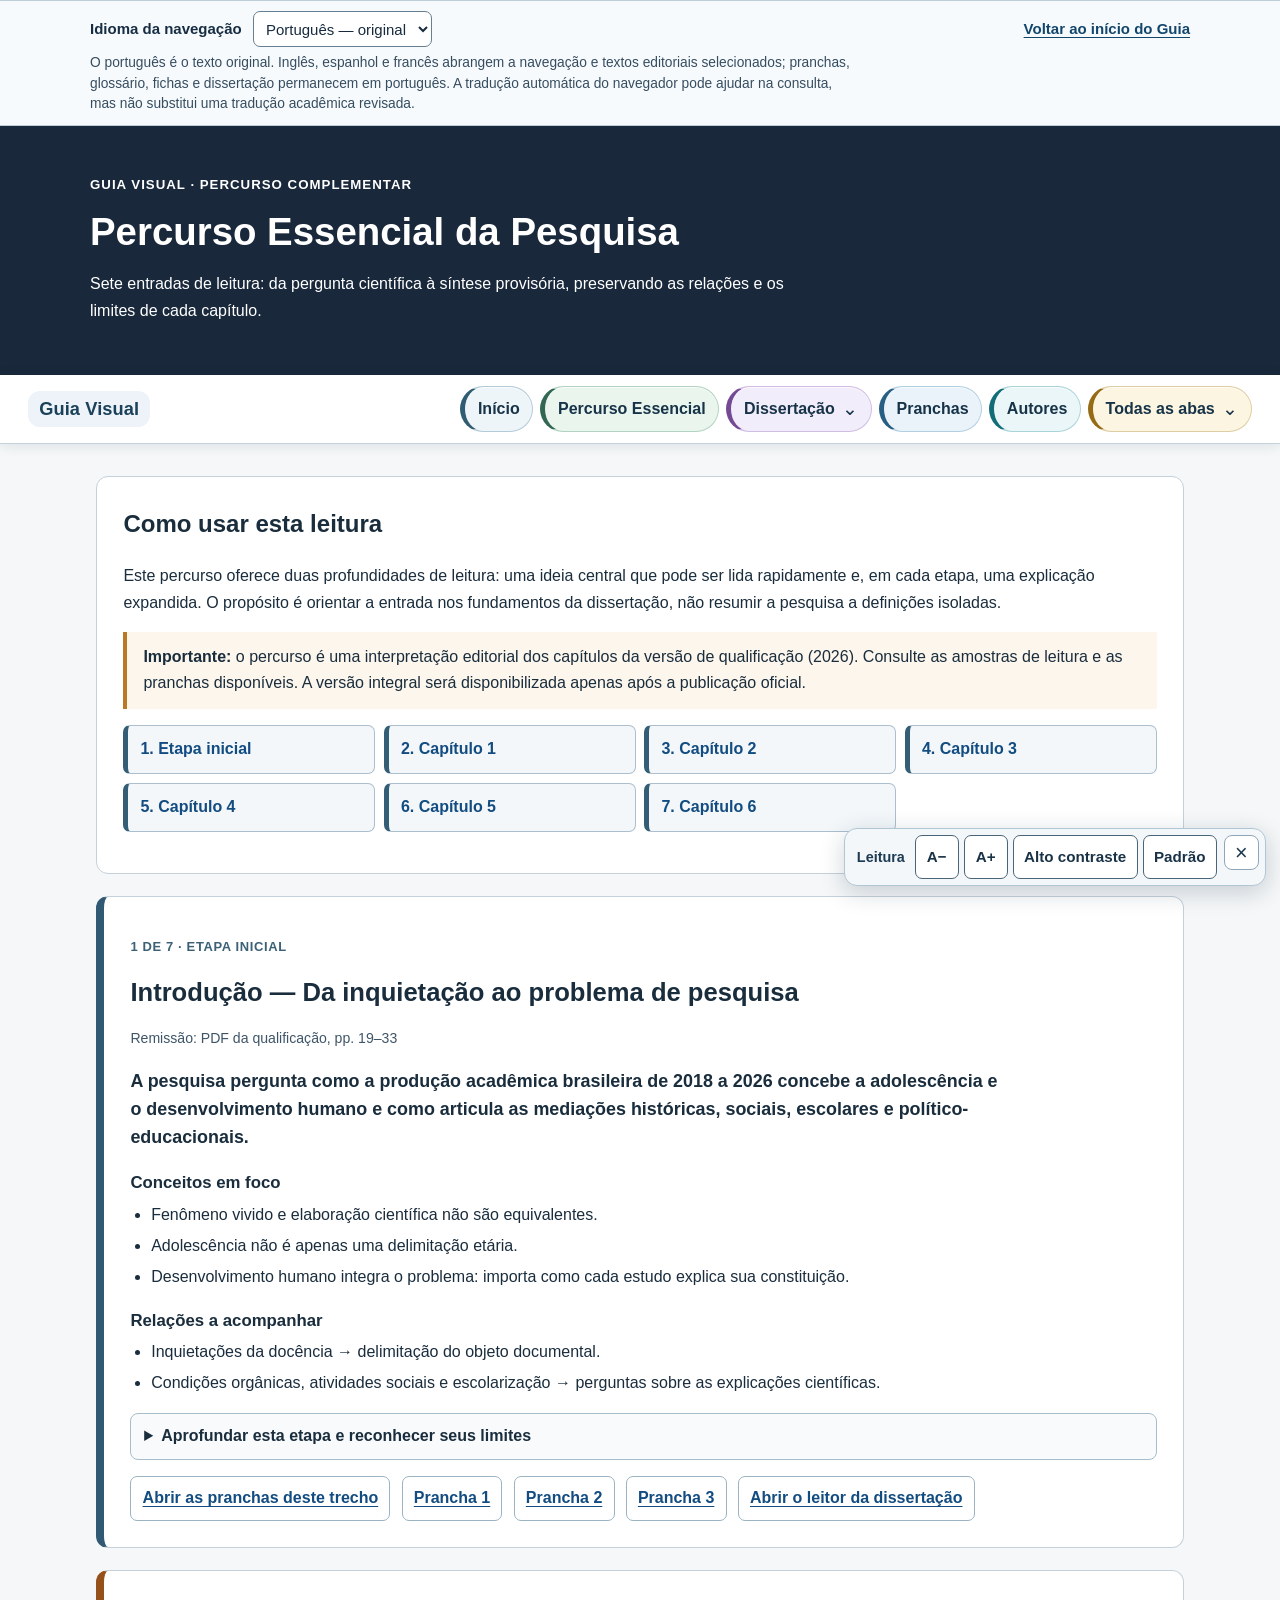
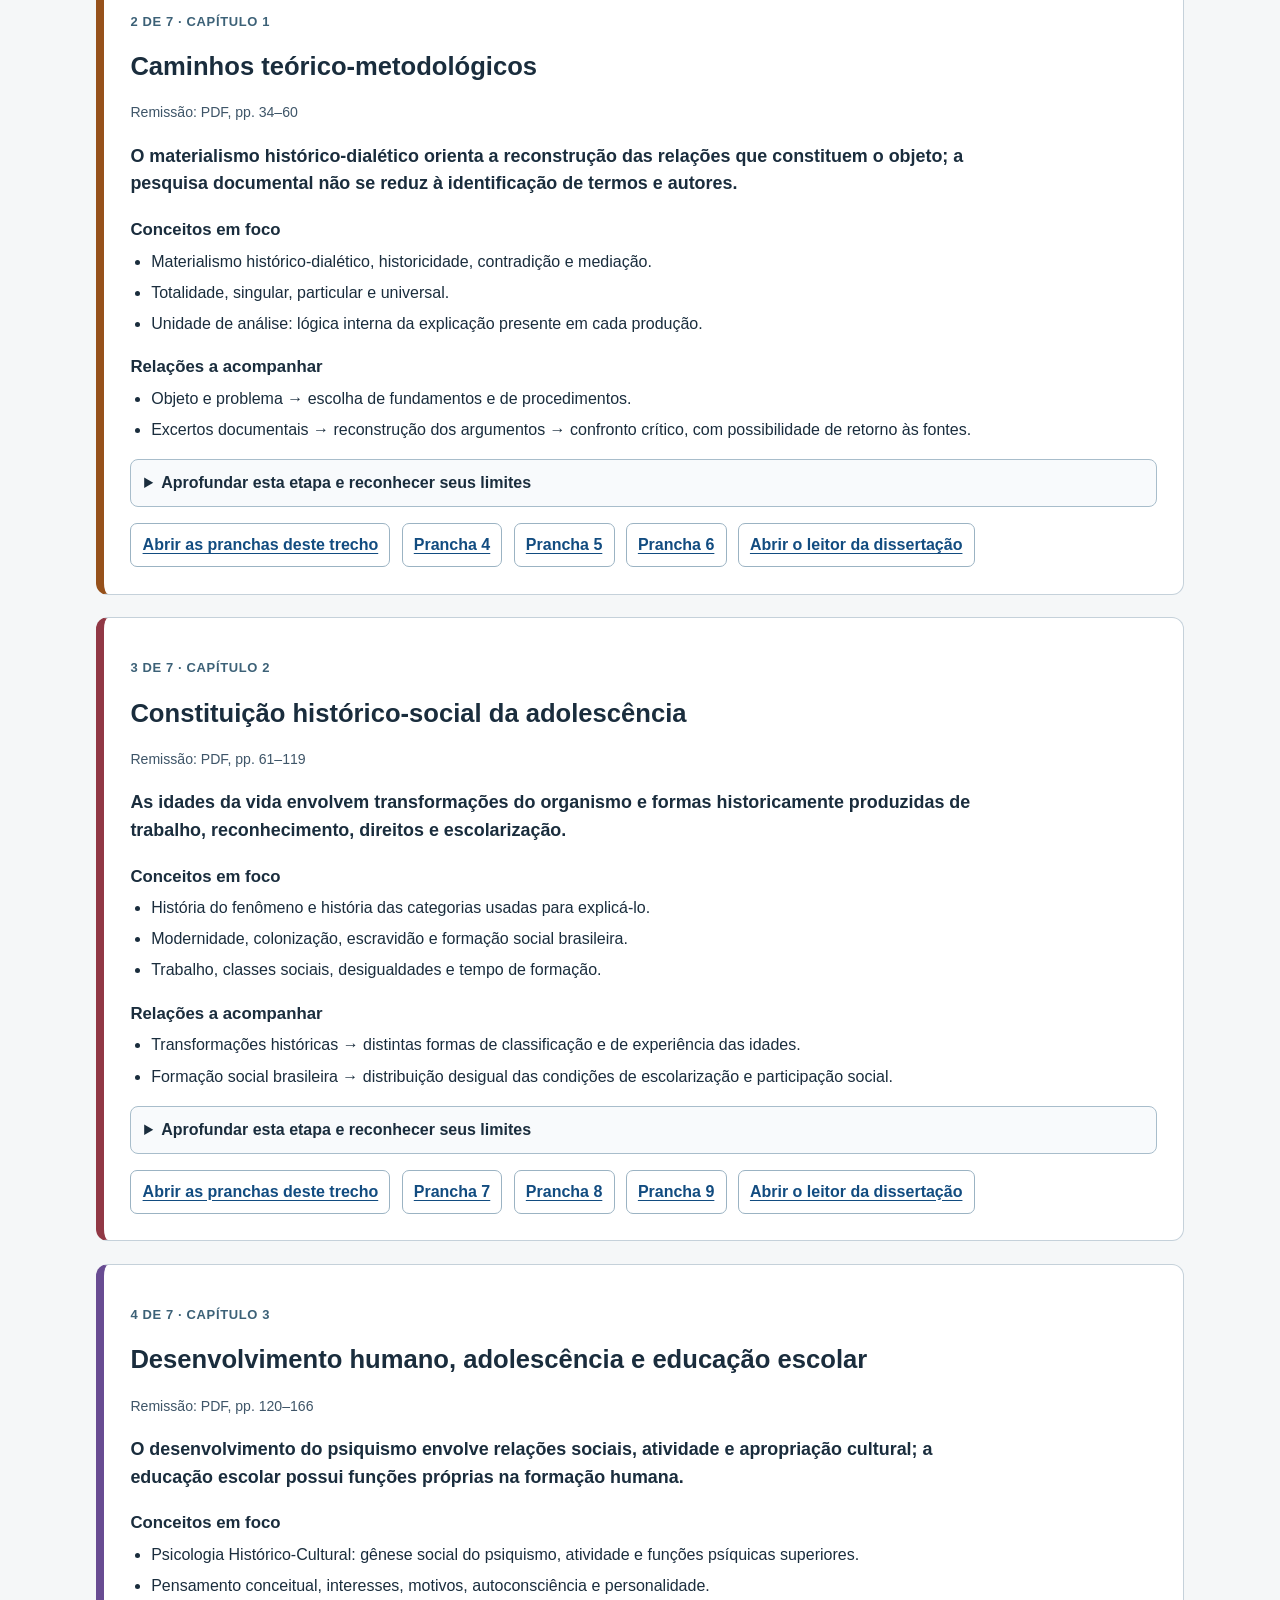
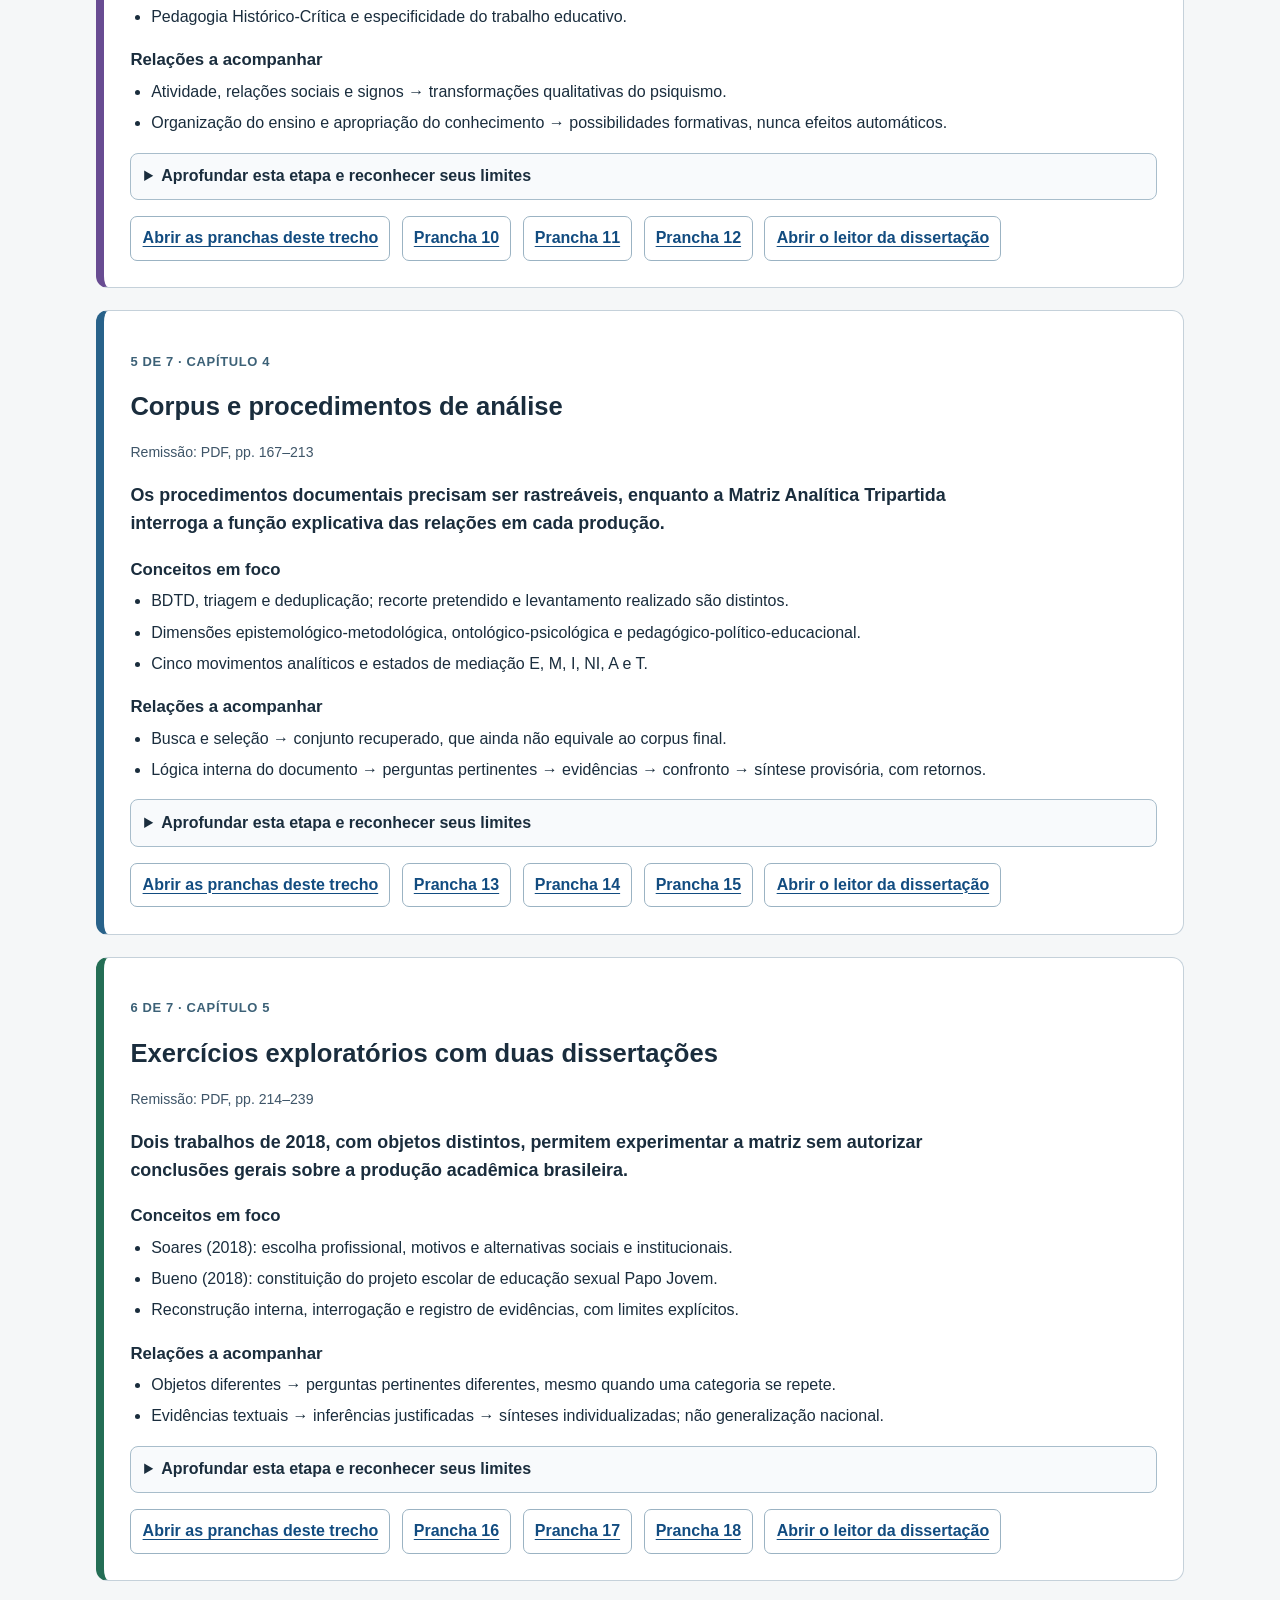
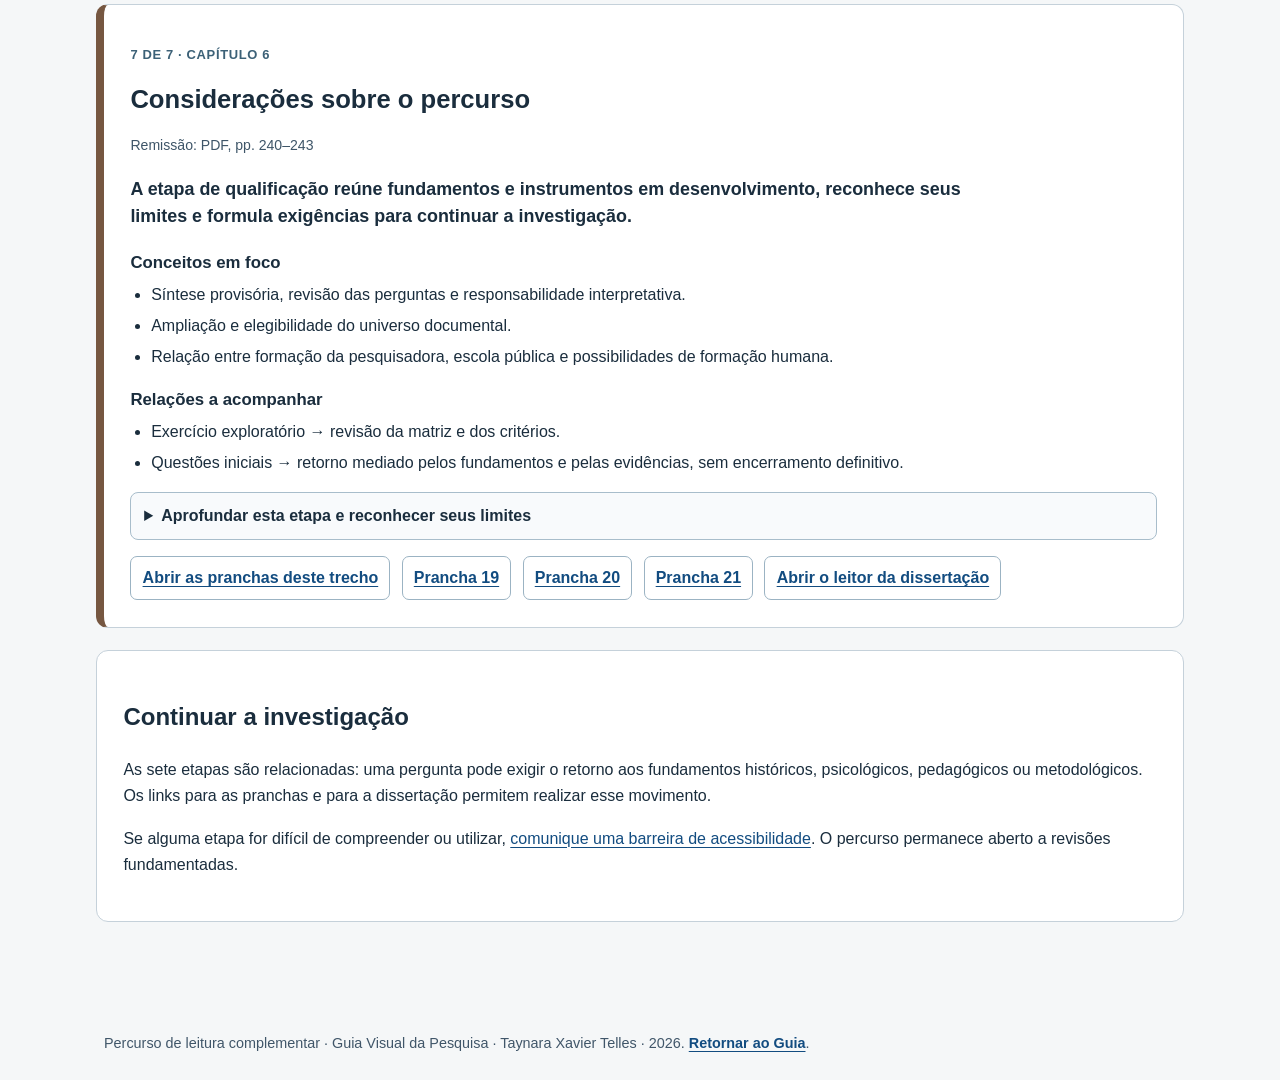
<file: percurso-essencial.html>
<!doctype html><html lang="pt-BR"><head><meta charset="utf-8"><meta name="viewport" content="width=device-width,initial-scale=1"><meta name="author" content="Taynara Xavier Telles"><title>Percurso Essencial · Guia Visual da Pesquisa</title><style>:root{--ink:#1a2d3d;--muted:#40576b;--line:#c5d1da;--bg:#f5f7f8;--navy:#19283b;--accent:#345e75;color-scheme:light}
*{box-sizing:border-box}html{scroll-behavior:smooth;scroll-padding-top:1.5rem}body{margin:0;font:1rem/1.65 Arial,Helvetica,sans-serif;background:var(--bg);color:var(--ink)}a{color:#124c80;text-underline-offset:3px}a:focus-visible,button:focus-visible,summary:focus-visible{outline:3px solid #b85d16;outline-offset:3px}.skip{position:absolute;left:-10000px}.skip:focus{left:1rem;top:.5rem;z-index:20;background:#fff;padding:.6rem}.hero{background:var(--navy);color:#fff;padding:2.15rem max(1rem,calc((100vw - 1100px)/2))}.eyebrow{text-transform:uppercase;letter-spacing:.075em;font-size:.83rem;font-weight:700}.hero h1{font-size:clamp(1.8rem,3vw,2.6rem);line-height:1.2;margin:.45rem 0}.hero p{max-width:82ch}.topnav{background:#fff;border-bottom:2px solid #c1cdd8;padding:.65rem max(1rem,calc((100vw - 1100px)/2));display:flex;flex-wrap:wrap;gap:.65rem;align-items:center}.topnav a{padding:.35rem .55rem;border-left:4px solid #6b8799;text-decoration:none;font-weight:700}.topnav a:hover{text-decoration:underline}.a11y-standalone{max-width:1120px;margin:.9rem auto;padding:0 1rem;display:flex;justify-content:flex-end}.accessibility-controls{display:none;align-items:center;gap:.35rem;flex-wrap:wrap;background:#edf3f7;border:1px solid #9cb0bf;padding:.4rem .5rem;border-radius:9px}html.gv-a11y-ready .accessibility-controls{display:flex}.accessibility-controls button{font:inherit;font-weight:700;padding:.38rem .6rem;min-height:44px;min-width:44px;background:#fff;border:1px solid #48657a;border-radius:7px;color:#193247}.accessibility-controls button[aria-pressed=true]{background:#19283b;color:#fff}.a11y-label{font-weight:bold;padding:0 .3rem}.a11y-visually-hidden{position:absolute!important;width:1px!important;height:1px!important;padding:0!important;margin:-1px!important;overflow:hidden!important;clip:rect(0,0,0,0)!important;white-space:nowrap!important;border:0!important}main{max-width:1120px;margin:auto;padding:1rem 1rem 4rem}.intro,.chapter,.last{background:#fff;border:1px solid var(--line);border-radius:12px;padding:clamp(1rem,2.3vw,1.65rem);margin:1rem 0 1.4rem}.intro h2{margin-top:0}.jump{display:grid;grid-template-columns:repeat(auto-fit,minmax(min(100%,220px),1fr));gap:.55rem;margin:.9rem 0}.jump a{border:1px solid #acbfce;border-left:5px solid var(--accent);border-radius:7px;padding:.65rem .75rem;background:#f3f7fa;text-decoration:none;font-weight:700}.jump a:hover{background:#e2eef5;text-decoration:underline}.chapter{border-left:8px solid var(--tone,#426b82)}.chapter header h2{font-size:clamp(1.3rem,2vw,1.7rem);margin:.15rem 0 .6rem}.chapter .step{font-size:.81rem;font-weight:700;text-transform:uppercase;letter-spacing:.05em;color:#3c6177}.chapter .key{font-size:1.12rem;line-height:1.55;font-weight:600;max-width:88ch}.chapter h3{font-size:1.05rem;margin:.8rem 0 .3rem}.chapter ul{margin:.25rem 0 1rem;padding-left:1.3rem}.chapter li{margin:.3rem 0}.chapter details{border:1px solid #a8bdcb;border-radius:8px;padding:.6rem .8rem;margin:.6rem 0;background:#f8fafc}.chapter summary{cursor:pointer;font-weight:700}.chapter details p{margin:.75rem 0}.links{display:flex;gap:.7rem;flex-wrap:wrap;margin-top:1rem}.links a{font-weight:700;display:inline-block;padding:.5rem .7rem;border:1px solid #9bb3c3;border-radius:7px}.trace{font-size:.88rem;color:#3e5568}.note{border-left:4px solid #b97927;background:#fcf6ec;padding:.75rem 1rem}.last ul{padding-left:1.35rem}.footer{padding:1.5rem;max-width:1120px;margin:auto;font-size:.9rem;color:#405669}.footer a{font-weight:700}@media(max-width:600px){.topnav{gap:.3rem}.topnav a{font-size:.88rem}.links{display:grid}.chapter{padding:1rem;border-left-width:5px}}@media(prefers-reduced-motion:reduce){html{scroll-behavior:auto}}@media print{.topnav,.a11y-standalone,.skip{display:none!important}body{background:#fff}.chapter{break-inside:avoid}.hero{background:#fff;color:#000}}html.gv-high-contrast,html.gv-high-contrast body{background:#fff!important;color:#000!important}html.gv-high-contrast .hero{background:#000!important;color:#fff!important}html.gv-high-contrast :is(.intro,.chapter,.last,.chapter details,.jump a,.topnav,.links a,.accessibility-controls){background:#fff!important;color:#000!important;border-color:#000!important;box-shadow:none!important}html.gv-high-contrast a{color:#001b9c!important;text-decoration:underline!important}html.gv-high-contrast .hero a{color:#fff!important}html.gv-high-contrast .note{background:#fff!important;border-color:#000!important;color:#000!important}html.gv-high-contrast .accessibility-controls button{background:#fff!important;color:#000!important;border:2px solid #000!important}html.gv-high-contrast .accessibility-controls button[aria-pressed=true]{background:#000!important;color:#fff!important}</style><link rel="stylesheet" href="tipografia-arial.css">
</head><body>
<a class="skip" href="#conteudo">Ir diretamente ao conteúdo</a>
<header class="hero"><p class="eyebrow">Guia Visual · Percurso complementar</p><h1>Percurso Essencial da Pesquisa</h1><p>Sete entradas de leitura: da pergunta científica à síntese provisória, preservando as relações e os limites de cada capítulo.</p></header>
<nav class="topnav" aria-label="Navegação principal"><a href="index.html#explorar">Guia principal</a><a href="index.html#leitor">Dissertação</a><a href="biografias.html">Autores</a><a href="acessibilidade.html">Acessibilidade e participação</a><a href="libras-apresentacao.html">Libras e transcrição</a></nav>
<div class="a11y-standalone"><div class="accessibility-controls" role="group" aria-label="Ajustes de acessibilidade"><span class="a11y-label">Leitura</span><button type="button" id="gv-font-minus" aria-label="Diminuir tamanho da letra" title="Diminuir tamanho da letra">A−</button><button type="button" id="gv-font-plus" aria-label="Aumentar tamanho da letra" title="Aumentar tamanho da letra">A+</button><button type="button" id="gv-contrast" aria-pressed="false" aria-label="Ativar alto contraste">Alto contraste</button><button type="button" id="gv-reset" title="Restaurar tamanho e contraste originais">Padrão</button><span id="gv-a11y-status" class="a11y-visually-hidden" role="status" aria-live="polite" aria-atomic="true"></span></div></div>
<main id="conteudo">
<section class="intro" aria-labelledby="como-usar"><h2 id="como-usar">Como usar esta leitura</h2><p>Este percurso oferece duas profundidades de leitura: uma ideia central que pode ser lida rapidamente e, em cada etapa, uma explicação expandida. O propósito é orientar a entrada nos fundamentos da dissertação, não resumir a pesquisa a definições isoladas.</p><p class="note"><strong>Importante:</strong> o percurso é uma interpretação editorial dos capítulos da versão de qualificação (2026). Consulte as amostras de leitura e as pranchas disponíveis. A versão integral será disponibilizada apenas após a publicação oficial.</p><nav aria-label="Ir diretamente a uma etapa" class="jump"><a href="#intro">1. Etapa inicial</a><a href="#cap1">2. Capítulo 1</a><a href="#cap2">3. Capítulo 2</a><a href="#cap3">4. Capítulo 3</a><a href="#cap4">5. Capítulo 4</a><a href="#cap5">6. Capítulo 5</a><a href="#cap6">7. Capítulo 6</a></nav></section>
<section class="chapter" id="intro" aria-labelledby="intro-title" style="--tone:#315974">
<header><p class="step">1 de 7 · Etapa inicial</p><h2 id="intro-title">Introdução — Da inquietação ao problema de pesquisa</h2><p class="trace">Remissão: PDF da qualificação, pp. 19–33</p></header>
<p class="key">A pesquisa pergunta como a produção acadêmica brasileira de 2018 a 2026 concebe a adolescência e o desenvolvimento humano e como articula as mediações históricas, sociais, escolares e político-educacionais.</p>
<h3>Conceitos em foco</h3><ul><li>Fenômeno vivido e elaboração científica não são equivalentes.</li><li>Adolescência não é apenas uma delimitação etária.</li><li>Desenvolvimento humano integra o problema: importa como cada estudo explica sua constituição.</li></ul>
<h3>Relações a acompanhar</h3><ul><li>Inquietações da docência → delimitação do objeto documental.</li><li>Condições orgânicas, atividades sociais e escolarização → perguntas sobre as explicações científicas.</li></ul>
<details><summary>Aprofundar esta etapa e reconhecer seus limites</summary><p>O objeto não é acompanhar diretamente adolescentes nem avaliar práticas escolares. A unidade de interesse são as concepções e as relações explicativas formuladas em artigos, dissertações e teses. A pergunta formal aparece na página 27 do PDF; o recorte de 2018–2026 é o horizonte de investigação, não um conjunto de resultados já concluído.</p><p><strong>Pergunta orientadora:</strong> Como distinguir a existência concreta dos adolescentes das explicações produzidas sobre seu desenvolvimento?</p></details>
<div class="links"><a href="index.html#intro">Abrir as pranchas deste trecho</a><a href="index.html#prancha1">Prancha 1</a><a href="index.html#prancha2">Prancha 2</a><a href="index.html#prancha3">Prancha 3</a><a href="index.html#leitor">Abrir o leitor da dissertação</a></div>
</section>
<section class="chapter" id="cap1" aria-labelledby="cap1-title" style="--tone:#96511b">
<header><p class="step">2 de 7 · Capítulo 1</p><h2 id="cap1-title">Caminhos teórico-metodológicos</h2><p class="trace">Remissão: PDF, pp. 34–60</p></header>
<p class="key">O materialismo histórico-dialético orienta a reconstrução das relações que constituem o objeto; a pesquisa documental não se reduz à identificação de termos e autores.</p>
<h3>Conceitos em foco</h3><ul><li>Materialismo histórico-dialético, historicidade, contradição e mediação.</li><li>Totalidade, singular, particular e universal.</li><li>Unidade de análise: lógica interna da explicação presente em cada produção.</li></ul>
<h3>Relações a acompanhar</h3><ul><li>Objeto e problema → escolha de fundamentos e de procedimentos.</li><li>Excertos documentais → reconstrução dos argumentos → confronto crítico, com possibilidade de retorno às fontes.</li></ul>
<details><summary>Aprofundar esta etapa e reconhecer seus limites</summary><p>O capítulo diferencia método de técnicas de busca e triagem. A unidade documental é cada estudo; a unidade de análise é a organização de suas explicações. Uma divergência entre estudos não demonstra, por si só, uma contradição dialética. A pesquisa preserva as particularidades das fontes antes de formular questões críticas.</p><p><strong>Pergunta orientadora:</strong> Como conhecer as relações que um trabalho estabelece, para além das palavras que emprega?</p></details>
<div class="links"><a href="index.html#cap1">Abrir as pranchas deste trecho</a><a href="index.html#prancha4">Prancha 4</a><a href="index.html#prancha5">Prancha 5</a><a href="index.html#prancha6">Prancha 6</a><a href="index.html#leitor">Abrir o leitor da dissertação</a></div>
</section>
<section class="chapter" id="cap2" aria-labelledby="cap2-title" style="--tone:#913845">
<header><p class="step">3 de 7 · Capítulo 2</p><h2 id="cap2-title">Constituição histórico-social da adolescência</h2><p class="trace">Remissão: PDF, pp. 61–119</p></header>
<p class="key">As idades da vida envolvem transformações do organismo e formas historicamente produzidas de trabalho, reconhecimento, direitos e escolarização.</p>
<h3>Conceitos em foco</h3><ul><li>História do fenômeno e história das categorias usadas para explicá-lo.</li><li>Modernidade, colonização, escravidão e formação social brasileira.</li><li>Trabalho, classes sociais, desigualdades e tempo de formação.</li></ul>
<h3>Relações a acompanhar</h3><ul><li>Transformações históricas → distintas formas de classificação e de experiência das idades.</li><li>Formação social brasileira → distribuição desigual das condições de escolarização e participação social.</li></ul>
<details><summary>Aprofundar esta etapa e reconhecer seus limites</summary><p>O percurso não apresenta a modernidade europeia como história universal da adolescência. O exame da colonização, da escravização de indígenas e africanos e de seus desdobramentos é indispensável para compreender a particularidade brasileira. Reconhecimento jurídico não elimina desigualdades materiais.</p><p><strong>Pergunta orientadora:</strong> Quais condições históricas tornam possível reconhecer e viver a adolescência de modos desiguais?</p></details>
<div class="links"><a href="index.html#cap2">Abrir as pranchas deste trecho</a><a href="index.html#prancha7">Prancha 7</a><a href="index.html#prancha8">Prancha 8</a><a href="index.html#prancha9">Prancha 9</a><a href="index.html#leitor">Abrir o leitor da dissertação</a></div>
</section>
<section class="chapter" id="cap3" aria-labelledby="cap3-title" style="--tone:#684c92">
<header><p class="step">4 de 7 · Capítulo 3</p><h2 id="cap3-title">Desenvolvimento humano, adolescência e educação escolar</h2><p class="trace">Remissão: PDF, pp. 120–166</p></header>
<p class="key">O desenvolvimento do psiquismo envolve relações sociais, atividade e apropriação cultural; a educação escolar possui funções próprias na formação humana.</p>
<h3>Conceitos em foco</h3><ul><li>Psicologia Histórico-Cultural: gênese social do psiquismo, atividade e funções psíquicas superiores.</li><li>Pensamento conceitual, interesses, motivos, autoconsciência e personalidade.</li><li>Pedagogia Histórico-Crítica e especificidade do trabalho educativo.</li></ul>
<h3>Relações a acompanhar</h3><ul><li>Atividade, relações sociais e signos → transformações qualitativas do psiquismo.</li><li>Organização do ensino e apropriação do conhecimento → possibilidades formativas, nunca efeitos automáticos.</li></ul>
<details><summary>Aprofundar esta etapa e reconhecer seus limites</summary><p>O capítulo articula Vigotski, Leontiev, Elkonin e outros pesquisadores, em interlocução com Saviani, Martins, Duarte e Anjos. Os fundamentos psicológicos não substituem as decisões especificamente pedagógicas. A importância da escola deve ser explicada mediante condições concretas de ensino e apropriação, não apenas afirmada.</p><p><strong>Pergunta orientadora:</strong> Como a escola pode participar da formação de novas capacidades, em condições sociais concretas?</p></details>
<div class="links"><a href="index.html#cap3">Abrir as pranchas deste trecho</a><a href="index.html#prancha10">Prancha 10</a><a href="index.html#prancha11">Prancha 11</a><a href="index.html#prancha12">Prancha 12</a><a href="index.html#leitor">Abrir o leitor da dissertação</a></div>
</section>
<section class="chapter" id="cap4" aria-labelledby="cap4-title" style="--tone:#28628a">
<header><p class="step">5 de 7 · Capítulo 4</p><h2 id="cap4-title">Corpus e procedimentos de análise</h2><p class="trace">Remissão: PDF, pp. 167–213</p></header>
<p class="key">Os procedimentos documentais precisam ser rastreáveis, enquanto a Matriz Analítica Tripartida interroga a função explicativa das relações em cada produção.</p>
<h3>Conceitos em foco</h3><ul><li>BDTD, triagem e deduplicação; recorte pretendido e levantamento realizado são distintos.</li><li>Dimensões epistemológico-metodológica, ontológico-psicológica e pedagógico-político-educacional.</li><li>Cinco movimentos analíticos e estados de mediação E, M, I, NI, A e T.</li></ul>
<h3>Relações a acompanhar</h3><ul><li>Busca e seleção → conjunto recuperado, que ainda não equivale ao corpus final.</li><li>Lógica interna do documento → perguntas pertinentes → evidências → confronto → síntese provisória, com retornos.</li></ul>
<details><summary>Aprofundar esta etapa e reconhecer seus limites</summary><p>O levantamento original de 2017–2025 contém 1.543 ocorrências e 992 documentos únicos; o subconjunto 2018–2025 contém 1.352 ocorrências e 875 documentos únicos. Esses números não são resultados sobre concepções nem incluem automaticamente artigos ou registros de 2026. Os estados são condições de registro documental, não avaliações de qualidade dos autores.</p><p><strong>Pergunta orientadora:</strong> Que evidências sustentam a interpretação de uma relação explicativa — e o que ainda não pode ser afirmado?</p></details>
<div class="links"><a href="index.html#cap4">Abrir as pranchas deste trecho</a><a href="index.html#prancha13">Prancha 13</a><a href="index.html#prancha14">Prancha 14</a><a href="index.html#prancha15">Prancha 15</a><a href="index.html#leitor">Abrir o leitor da dissertação</a></div>
</section>
<section class="chapter" id="cap5" aria-labelledby="cap5-title" style="--tone:#246e55">
<header><p class="step">6 de 7 · Capítulo 5</p><h2 id="cap5-title">Exercícios exploratórios com duas dissertações</h2><p class="trace">Remissão: PDF, pp. 214–239</p></header>
<p class="key">Dois trabalhos de 2018, com objetos distintos, permitem experimentar a matriz sem autorizar conclusões gerais sobre a produção acadêmica brasileira.</p>
<h3>Conceitos em foco</h3><ul><li>Soares (2018): escolha profissional, motivos e alternativas sociais e institucionais.</li><li>Bueno (2018): constituição do projeto escolar de educação sexual Papo Jovem.</li><li>Reconstrução interna, interrogação e registro de evidências, com limites explícitos.</li></ul>
<h3>Relações a acompanhar</h3><ul><li>Objetos diferentes → perguntas pertinentes diferentes, mesmo quando uma categoria se repete.</li><li>Evidências textuais → inferências justificadas → sínteses individualizadas; não generalização nacional.</li></ul>
<details><summary>Aprofundar esta etapa e reconhecer seus limites</summary><p>A escola ocupa funções distintas nos argumentos analisados: oferta e condições institucionais em Soares; organização curricular e continuidade pedagógica em Bueno. A presença da palavra escola não é suficiente para concluir que ambos explicam as mesmas mediações. O exercício é demonstrativo e precisa ser aprofundado e testado em outros trabalhos.</p><p><strong>Pergunta orientadora:</strong> Como uma mesma matriz permite perceber diferenças sem reduzir objetos distintos a uma escala comum?</p></details>
<div class="links"><a href="index.html#cap5">Abrir as pranchas deste trecho</a><a href="index.html#prancha16">Prancha 16</a><a href="index.html#prancha17">Prancha 17</a><a href="index.html#prancha18">Prancha 18</a><a href="index.html#leitor">Abrir o leitor da dissertação</a></div>
</section>
<section class="chapter" id="cap6" aria-labelledby="cap6-title" style="--tone:#765741">
<header><p class="step">7 de 7 · Capítulo 6</p><h2 id="cap6-title">Considerações sobre o percurso</h2><p class="trace">Remissão: PDF, pp. 240–243</p></header>
<p class="key">A etapa de qualificação reúne fundamentos e instrumentos em desenvolvimento, reconhece seus limites e formula exigências para continuar a investigação.</p>
<h3>Conceitos em foco</h3><ul><li>Síntese provisória, revisão das perguntas e responsabilidade interpretativa.</li><li>Ampliação e elegibilidade do universo documental.</li><li>Relação entre formação da pesquisadora, escola pública e possibilidades de formação humana.</li></ul>
<h3>Relações a acompanhar</h3><ul><li>Exercício exploratório → revisão da matriz e dos critérios.</li><li>Questões iniciais → retorno mediado pelos fundamentos e pelas evidências, sem encerramento definitivo.</li></ul>
<details><summary>Aprofundar esta etapa e reconhecer seus limites</summary><p>O capítulo não apresenta resultados gerais do corpus de 2018–2026. Identifica tarefas pendentes e reafirma que o compromisso com a escola pública não elimina a necessidade de investigar criticamente suas condições reais. A pergunta reflexiva final não substitui o problema científico formal.</p><p><strong>Pergunta orientadora:</strong> O que foi efetivamente construído, o que permanece aberto e quais são as condições para avançar?</p></details>
<div class="links"><a href="index.html#cap6">Abrir as pranchas deste trecho</a><a href="index.html#prancha19">Prancha 19</a><a href="index.html#prancha20">Prancha 20</a><a href="index.html#prancha21">Prancha 21</a><a href="index.html#leitor">Abrir o leitor da dissertação</a></div>
</section>
<section class="last" aria-labelledby="continuar"><h2 id="continuar">Continuar a investigação</h2><p>As sete etapas são relacionadas: uma pergunta pode exigir o retorno aos fundamentos históricos, psicológicos, pedagógicos ou metodológicos. Os links para as pranchas e para a dissertação permitem realizar esse movimento.</p><p>Se alguma etapa for difícil de compreender ou utilizar, <a href="acessibilidade.html#participar">comunique uma barreira de acessibilidade</a>. O percurso permanece aberto a revisões fundamentadas.</p></section>
</main><footer class="footer">Percurso de leitura complementar · Guia Visual da Pesquisa · Taynara Xavier Telles · 2026. <a href="index.html#explorar">Retornar ao Guia</a>.</footer><script>
/* Preferências de acessibilidade do Guia: sem bibliotecas, compartilhadas entre páginas */
(function(){
"use strict";
var levels=[80,90,100,110,125,150,175,200], key="gv-a11y-preferences-v1";
var minus=document.getElementById("gv-font-minus"),plus=document.getElementById("gv-font-plus"),contrast=document.getElementById("gv-contrast"),reset=document.getElementById("gv-reset"),status=document.getElementById("gv-a11y-status");
if(!minus||!plus||!contrast||!reset||!status)return;
var state={level:2,contrast:false};
try{var stored=JSON.parse(localStorage.getItem(key)||"null");if(stored&&Number.isInteger(stored.level)&&stored.level>=0&&stored.level<levels.length)state.level=stored.level;if(stored&&typeof stored.contrast==="boolean")state.contrast=stored.contrast;}catch(e){}
function render(save){
 var root=document.documentElement;
 root.style.fontSize=levels[state.level]+"%";
 root.classList.toggle("gv-high-contrast",state.contrast);
 root.classList.toggle("gv-large-type",levels[state.level]>=175);
 minus.disabled=state.level===0;plus.disabled=state.level===levels.length-1;
 contrast.setAttribute("aria-pressed",String(state.contrast));
 contrast.setAttribute("aria-label",state.contrast?"Desativar alto contraste":"Ativar alto contraste");
 contrast.textContent=state.contrast?"Contraste: ligado":"Alto contraste";
 if(save){
   status.textContent="Tamanho do texto: "+levels[state.level]+"%. Alto contraste "+(state.contrast?"ativado.":"desativado.");
   try{localStorage.setItem(key,JSON.stringify(state));}catch(e){}
 }
}
minus.addEventListener("click",function(){if(state.level>0){state.level--;render(true);}});
plus.addEventListener("click",function(){if(state.level<levels.length-1){state.level++;render(true);}});
contrast.addEventListener("click",function(){state.contrast=!state.contrast;render(true);});
reset.addEventListener("click",function(){state={level:2,contrast:false};render(true);});
render(false);
document.documentElement.classList.add("gv-a11y-ready");
})();
</script>
<script src="language-bridge.js"></script>
</body></html>
</file>
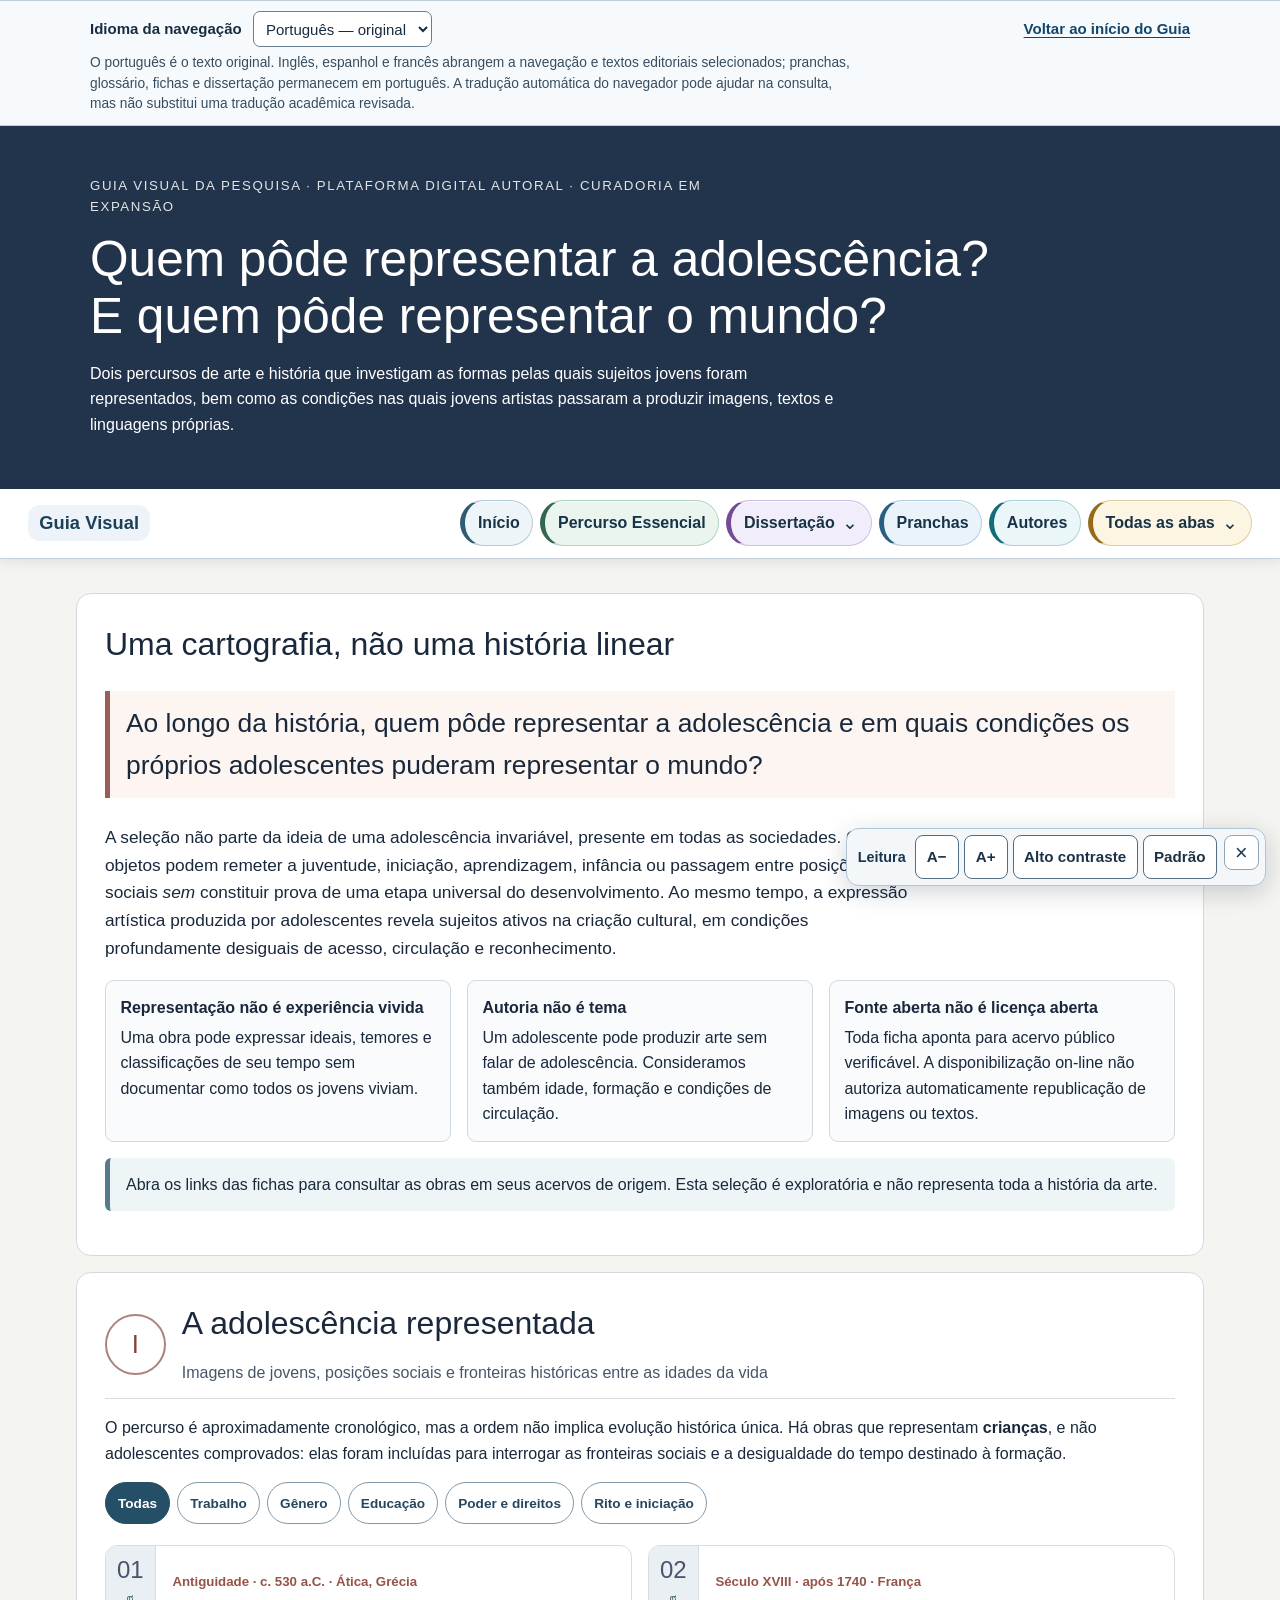
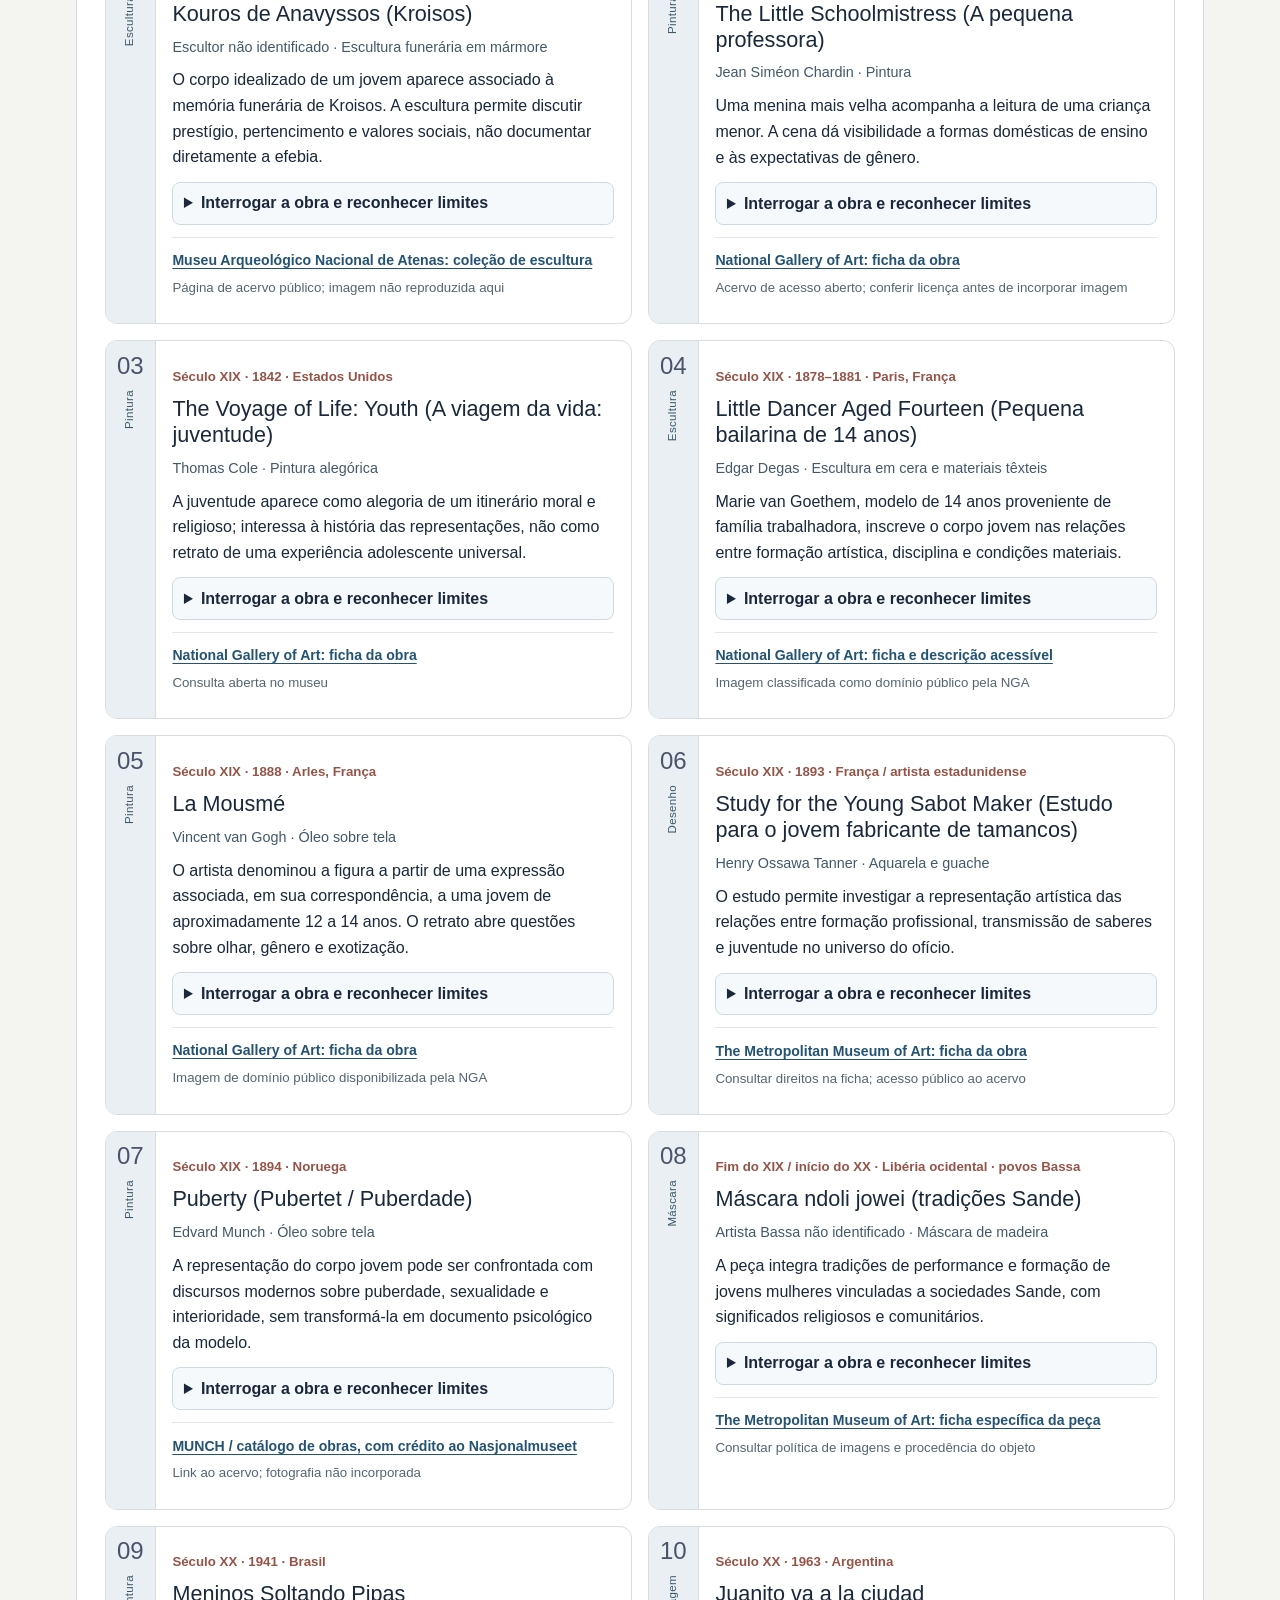
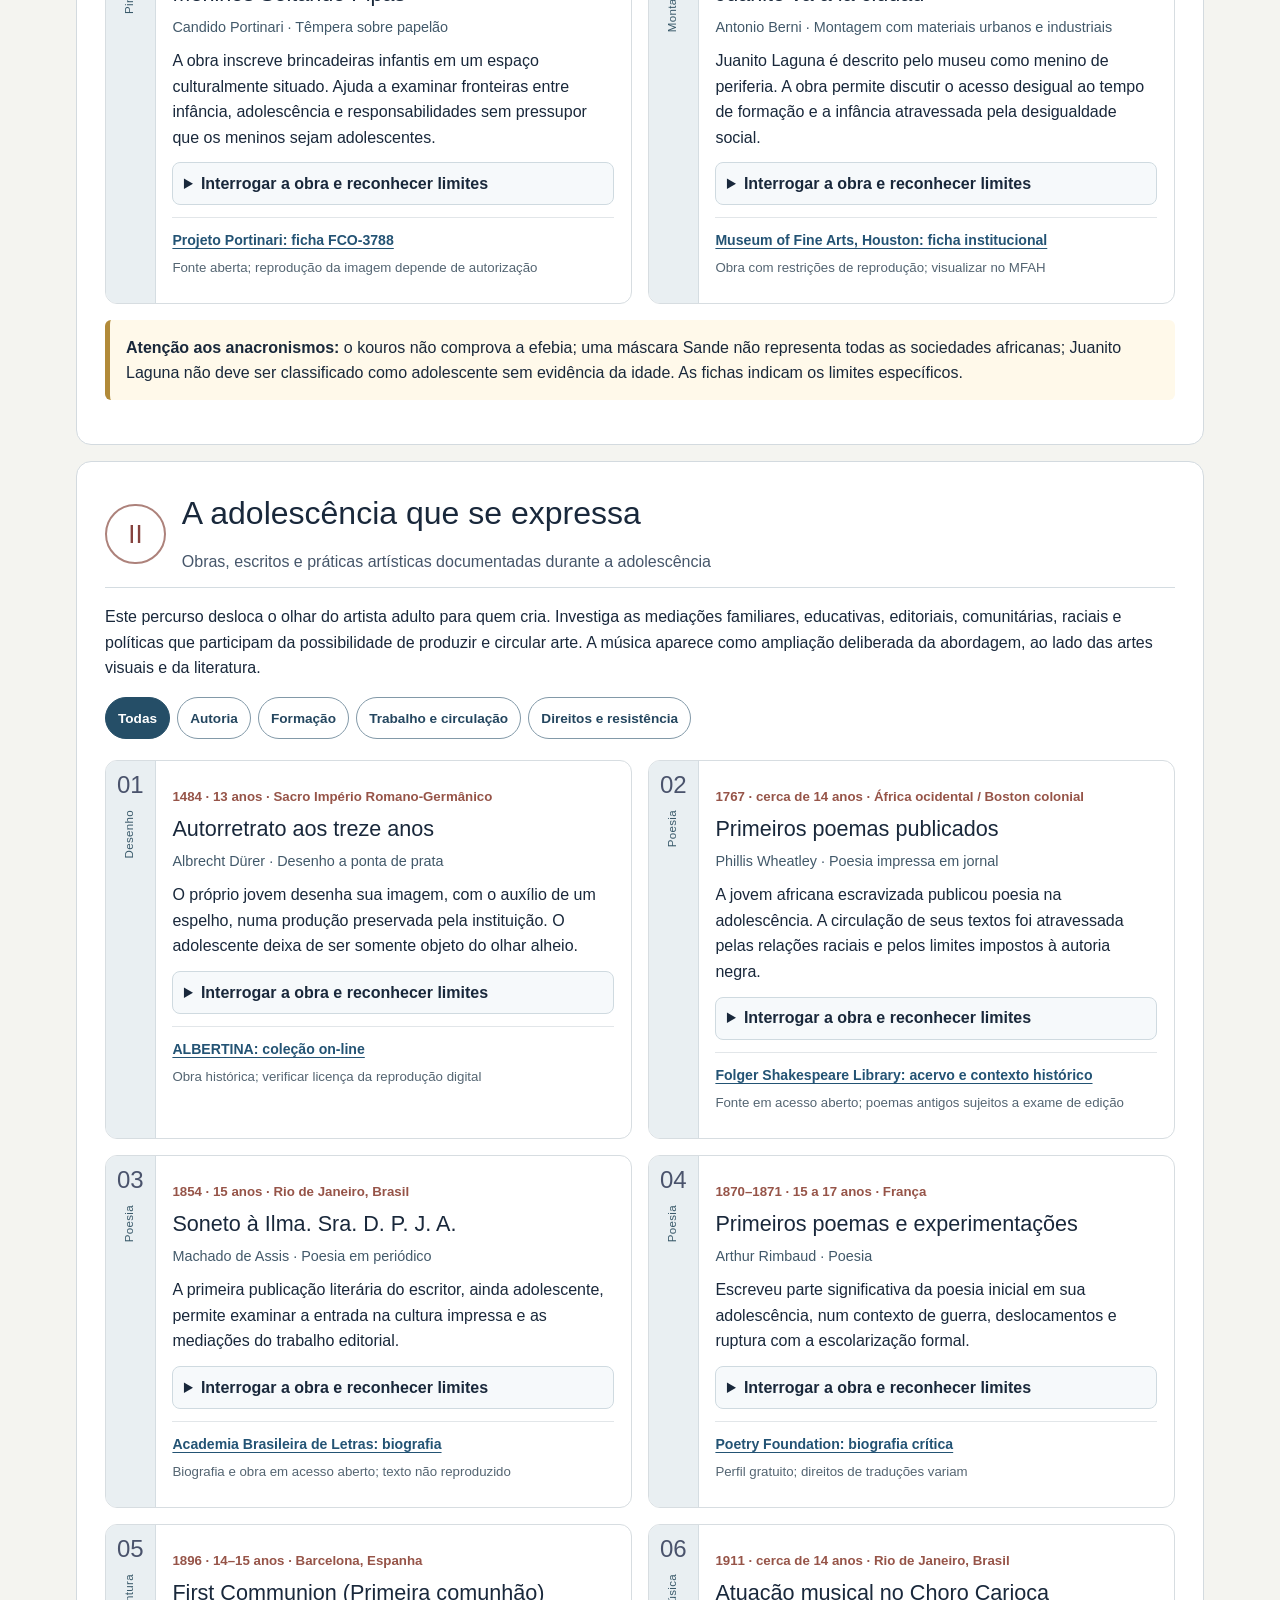
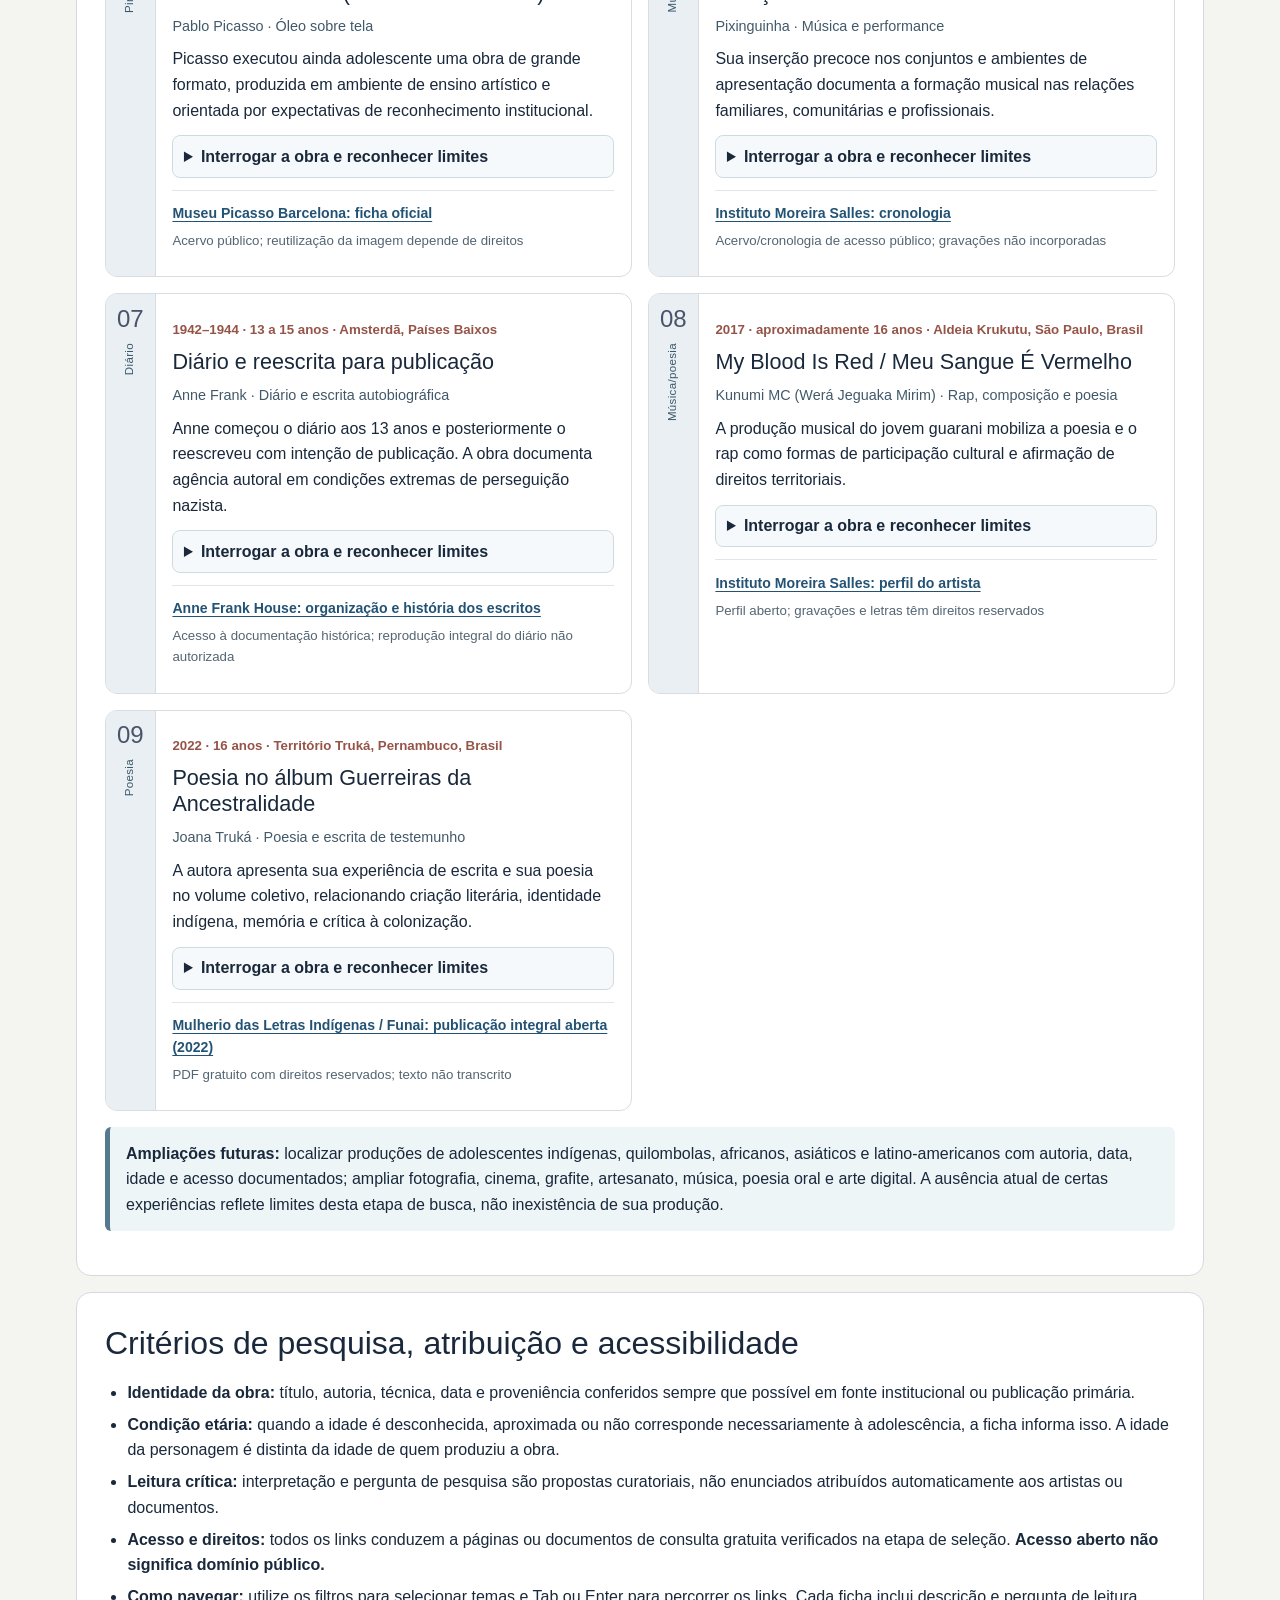
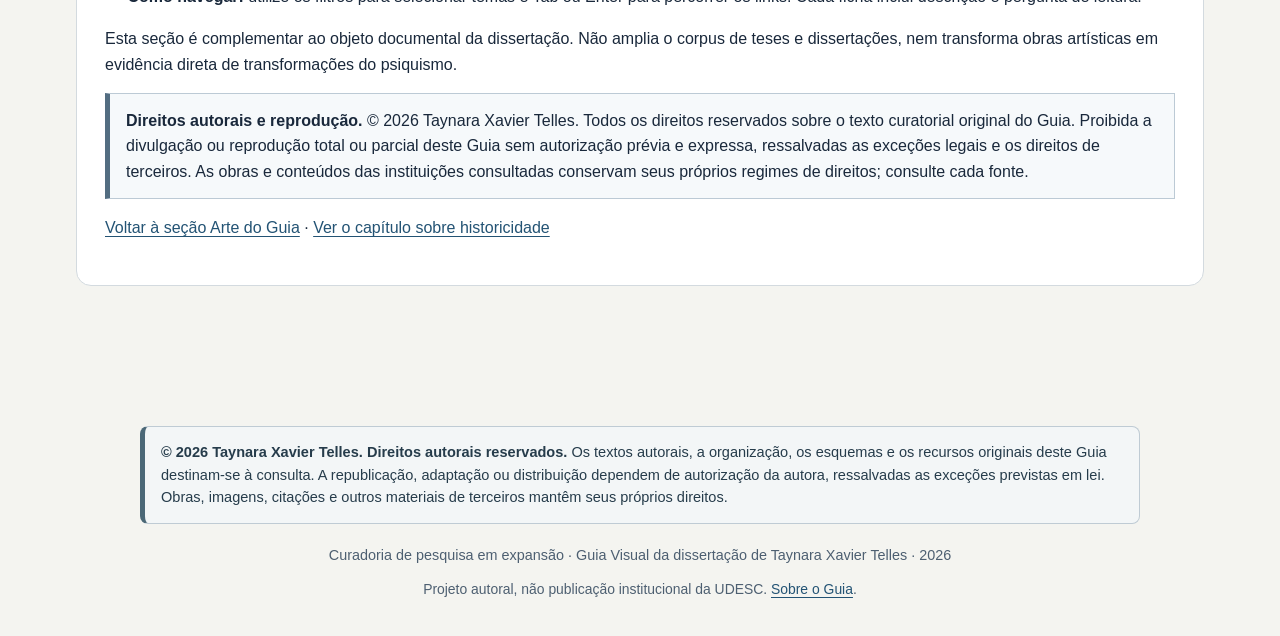
<file: percursos-arte.html>
<!doctype html><html lang="pt-BR"><head>
<meta name="author" content="Taynara Xavier Telles"><meta name="copyright" content="© 2026 Taynara Xavier Telles. Direitos reservados, ressalvados direitos de terceiros e limitações legais."><meta charset="utf-8"><meta name="viewport" content="width=device-width, initial-scale=1"><meta name="description" content="Dois percursos curatoriais com fontes verificáveis: representações históricas da juventude e obras criadas por adolescentes."><title>Adolescências, arte e autoria · Guia Visual da Pesquisa</title><style>
:root{--ink:#19283b;--mute:#46566a;--paper:#f4f4f0;--white:#fff;--line:#cdd4d8;--accent:#744b4a;--blue:#32586a}
*{box-sizing:border-box}html{scroll-behavior:smooth;scroll-padding-top:5rem}
body{margin:0;background:var(--paper);color:var(--ink);font:16px/1.6 Arial, sans-serif}
a{color:#235374;text-underline-offset:3px}a:focus-visible,button:focus-visible,summary:focus-visible{outline:3px solid #1065a9;outline-offset:3px}
.skip{position:absolute;left:-9999px;top:0}.skip:focus{left:10px;z-index:20;background:white;padding:.5rem}
header{background:#22344b;color:white;padding:2.2rem max(1rem,calc((100vw - 1100px)/2))}
header p{max-width:84ch}header h1{font-size:clamp(2rem,4.2vw,3.1rem);line-height:1.15;margin:.25rem 0 .8rem;font-family:Georgia,serif;font-weight:normal}
header .eyebrow{font-size:.83rem;letter-spacing:.12em;text-transform:uppercase;opacity:.87}
nav.floating{position:sticky;top:0;z-index:10;display:flex;gap:.35rem;align-items:center;padding:.5rem max(1rem,calc((100vw - 1100px)/2));background:#fff;border-bottom:1px solid #b9cbd5;box-shadow:0 4px 12px #19283b13;overflow-x:auto;white-space:nowrap}
nav.floating a{flex:0 0 auto;text-decoration:none;font-size:.9rem;font-weight:700;color:#24465f;border:1px solid #bfced7;border-radius:30px;padding:.31rem .7rem;background:#f6f9fa;min-height:40px;display:inline-flex;align-items:center}
nav.floating a:hover,nav.floating a:focus-visible{text-decoration:underline;background:#e8f0f5}
main{max-width:1160px;margin:auto;padding:1.15rem 1rem 5rem}
.intro,.section,.closing{background:white;border:1px solid #d3dadf;border-radius:15px;padding:clamp(1rem,2.3vw,1.75rem);margin:1rem 0}
.intro h2,.section h2,.closing h2{font-size:clamp(1.45rem,3vw,2rem);line-height:1.23;margin:.2rem 0 1rem;font-family:Georgia,serif;font-weight:normal}
.lead{font-size:1.08rem;max-width:85ch}
.key-question{font-family:Georgia,serif;font-size:clamp(1.2rem,2.3vw,1.65rem);border-left:5px solid #985e57;padding:.7rem 1rem;background:#fcf5f2;max-width:85ch}
.method-grid{display:grid;grid-template-columns:repeat(3,minmax(0,1fr));gap:1rem}
.method-grid div{border:1px solid #cfdae1;padding:.9rem;border-radius:9px;background:#f9fbfc}
.method-grid strong{display:block;margin-bottom:.25rem}
.path-head{display:flex;align-items:center;gap:1rem;border-bottom:1px solid #d4dce1;padding-bottom:.6rem;margin-bottom:1rem}
.path-no{display:inline-flex;border:2px solid #ad827b;border-radius:100%;width:3.8rem;height:3.8rem;justify-content:center;align-items:center;font:1.6rem Georgia,serif;flex:0 0 auto;color:#85423e}
.path-head p{margin:.2rem 0;color:var(--mute)}
.filters{display:flex;gap:.45rem;flex-wrap:wrap;margin:.8rem 0 1.3rem}
.filters button{font:700 .85rem Arial,sans-serif;border:1px solid #8299a8;background:#fff;color:#24465f;padding:.48rem .75rem;border-radius:50px;min-height:42px;cursor:pointer}
.filters button[aria-pressed=true]{background:#254e67;color:white;border-color:#254e67}
.art-timeline{display:grid;grid-template-columns:repeat(2,minmax(0,1fr));gap:1rem}
.art-item{display:grid;grid-template-columns:3.1rem 1fr;border:1px solid #d7dde1;background:#fff;border-radius:12px;min-width:0;overflow:hidden}
.item-index{background:#e9eff2;display:flex;flex-direction:column;align-items:center;padding:.65rem .25rem;gap:.65rem;border-right:1px solid #d5dde2}
.item-number{font:1.5rem Georgia,serif;color:#4a536c}
.item-medium{font-size:.72rem;line-height:1.2;writing-mode:vertical-rl;transform:rotate(180deg);max-height:8rem;color:#39596a;letter-spacing:.03em}
.item-body{padding:1rem 1.05rem}
.item-body h3{font:1.35rem/1.2 Georgia,serif;margin:.15rem 0}
.item-era{font-size:.83rem;font-weight:bold;color:#965448;margin:.12rem 0}
.item-maker{font-size:.9rem;color:#42596a;margin:.25rem 0}
.item-body p{margin:.55rem 0}
.item-body details{margin:.75rem 0;padding:.48rem .66rem;background:#f6f9fb;border:1px solid #cfdae0;border-radius:8px}
.item-body details summary{font-weight:700;cursor:pointer}
.item-body details p{font-size:.9rem}
.item-foot{border-top:1px solid #e2e6e9;padding-top:.7rem;font-size:.88rem}
.item-foot a{font-weight:700;overflow-wrap:anywhere}
.item-foot .rights{display:block;margin-top:.34rem;font-size:.83rem;color:#546572}
[hidden]{display:none!important}
.alert{border-left:5px solid #b18a39;background:#fff9ea;padding:.9rem 1rem;border-radius:6px}
.note{border-left:5px solid #557a8d;background:#edf5f7;padding:.85rem 1rem;border-radius:6px}
.closing ul{padding-left:1.4rem}.closing li{margin:.4rem 0}
.rights-box{border:1px solid #bccad5;border-left:5px solid #536d81;background:#f6f9fb;padding:.85rem 1rem}
footer{padding:1.5rem;color:#4d5f71;text-align:center;font-size:.9rem}
@media(max-width:810px){.art-timeline{grid-template-columns:1fr}.method-grid{grid-template-columns:1fr}}
@media(max-width:480px){.path-head{align-items:flex-start}.path-no{width:3rem;height:3rem}}
@media print{nav.floating,.filters{display:none!important}.art-timeline{grid-template-columns:1fr}.art-item{break-inside:avoid}.section{border:0;padding:.3rem 0}.intro,.closing{break-inside:avoid}}

/* Aviso transversal de autoria, preservando leitura e acessibilidade */
.rights-extended{display:block;max-width:1000px;margin:1.25rem auto;padding:.9rem 1rem;text-align:left;background:#f3f6f7;border:1px solid #bfcbd4;border-left:5px solid #4b6877;border-radius:8px;color:#263c4b;font:normal .91rem/1.55 Arial,sans-serif}
.rights-extended strong{font-weight:700}
@media print{.rights-extended{break-inside:avoid;border:1px solid #7a8591;background:white}}

/* Controles de leitura acessível, compartilhados entre as páginas do Guia */
.accessibility-controls{display:none;align-items:center;flex-wrap:wrap;gap:.3rem;padding:.3rem .45rem;border-radius:12px;background:#eef3f8;border:1px solid #afc0cf}
html.gv-a11y-ready .accessibility-controls{display:inline-flex}
.accessibility-controls .a11y-label{font-weight:700;font-size:.88rem;color:#19354e;padding:0 .25rem}
.accessibility-controls button{font:inherit;font-weight:700;min-height:44px;min-width:44px;padding:.45rem .62rem;white-space:nowrap;background:#fff;color:#1a3349;border:1px solid #536e82;border-radius:8px}
.accessibility-controls button[aria-pressed="true"]{background:#19283b;color:#fff;border-color:#19283b}
.accessibility-controls button:disabled{opacity:.5;cursor:not-allowed}
.accessibility-controls button:focus-visible{outline:3px solid #ce7400;outline-offset:2px}
.a11y-visually-hidden{position:absolute!important;width:1px!important;height:1px!important;padding:0!important;margin:-1px!important;overflow:hidden!important;clip:rect(0,0,0,0)!important;white-space:nowrap!important;border:0!important}
.a11y-standalone{display:flex;justify-content:flex-end;max-width:1040px;margin:.8rem auto;padding:0 1rem}
html.gv-large-type .tools,html.gv-large-type .floating,html.gv-large-type .ma-floating{position:relative;top:auto}
@media(max-width:650px){.accessibility-controls{max-width:100%}.accessibility-controls .a11y-label{flex:1 0 100%}.tools .accessibility-controls{flex:1 0 auto}}
@media print{.accessibility-controls,.a11y-standalone{display:none!important}}
@media screen{
html.gv-high-contrast{--ink:#000;--sub:#000;--focus:#bf1600}
html.gv-high-contrast body{background:#fff!important;color:#000!important}
html.gv-high-contrast header{background:#000!important;color:#fff!important}
html.gv-high-contrast header :is(h1,h2,p,span,strong,a,small){color:#fff!important}
html.gv-high-contrast header a{text-decoration:underline!important}
html.gv-high-contrast header.site .thesis-source{background:#101010!important;color:#fff!important;border-color:#fff!important}
html.gv-high-contrast .tools,html.gv-high-contrast .accessibility-controls,html.gv-high-contrast .a11y-standalone{background:#fff!important;color:#000!important;border-color:#000!important;box-shadow:none!important}
html.gv-high-contrast .accessibility-controls .a11y-label{color:#000!important}
html.gv-high-contrast .accessibility-controls button{color:#000!important;background:#fff!important;border:2px solid #000!important}
html.gv-high-contrast .accessibility-controls button[aria-pressed="true"]{color:#fff!important;background:#000!important}
html.gv-high-contrast main *:not(svg):not(svg *){color:#000!important;background-color:#fff!important;border-color:#111!important;box-shadow:none!important;text-shadow:none!important}
html.gv-high-contrast main a{color:#002bba!important;text-decoration:underline!important}
html.gv-high-contrast main :is(button,input,textarea,select){border:2px solid #000!important}
html.gv-high-contrast main [aria-pressed="true"]{color:#fff!important;background:#000!important}
html.gv-high-contrast .tools nav.quick-nav a,html.gv-high-contrast .floating a,html.gv-high-contrast .ma-floating a{background:#fff!important;color:#000!important;border:2px solid #000!important;text-decoration:underline!important}
html.gv-high-contrast :is(a,button,input,select,summary,textarea):focus-visible{outline:4px solid #d10000!important;outline-offset:3px}
html.gv-high-contrast main .reader-speaking{background:#fff0a5!important}
}


/* Identificação por cor das abas desta seção */
nav.floating a:nth-child(1){--gv-tab-accent:#325b72;--gv-tab-bg:#eaf1f5}
nav.floating a:nth-child(2){--gv-tab-accent:#a34a23;--gv-tab-bg:#fff1e6}
nav.floating a:nth-child(3){--gv-tab-accent:#6f438f;--gv-tab-bg:#f4edfa}
nav.floating a:nth-child(4){--gv-tab-accent:#9c3561;--gv-tab-bg:#fbedf3}
nav.floating a:nth-child(5){--gv-tab-accent:#136b79;--gv-tab-bg:#eaf7f8}
nav.floating a:nth-child(6){--gv-tab-accent:#856008;--gv-tab-bg:#fff4d9}
nav.floating a:nth-child(7){--gv-tab-accent:#15527f;--gv-tab-bg:#e9f3fc}
nav.floating a:nth-child(8){--gv-tab-accent:#18694f;--gv-tab-bg:#e9f7ef}
nav.floating a:nth-child(9){--gv-tab-accent:#5147a2;--gv-tab-bg:#eeedfa}
nav.floating a{border-left:5px solid var(--gv-tab-accent,#325b72)!important;background:var(--gv-tab-bg,#eaf1f5)!important;color:#162b3b!important}
nav.floating a:hover{filter:brightness(.95);text-decoration:underline}
html.gv-high-contrast nav.floating a{color:#000!important;background:#fff!important;border:2px solid #000!important;text-decoration:underline}


/* Identidade editorial compartilhada com o Guia principal. */
.site-editorial-link {display:block;max-width:75ch;margin:.75rem auto;font-size:.87rem;line-height:1.5}
.site-editorial-link a {text-decoration:underline;text-underline-offset:3px}
</style><link rel="stylesheet" href="tipografia-arial.css">
</head><body>
<a class="skip" href="#conteudo">Ir diretamente ao conteúdo</a>
<header><p class="eyebrow">Guia Visual da Pesquisa · Plataforma digital autoral · Curadoria em expansão</p><h1>Quem pôde representar a adolescência?<br>E quem pôde representar o mundo?</h1>
<p>Dois percursos de arte e história que investigam as formas pelas quais sujeitos jovens foram representados, bem como as condições nas quais jovens artistas passaram a produzir imagens, textos e linguagens próprias.</p></header>
<nav class="floating" aria-label="Navegação permanente dos percursos"><a href="index.html#explorar">Guia principal</a><a href="#introducao">Proposta</a><a href="#representada">I · Representações</a><a href="#autoria">II · Autoria adolescente</a><a href="#metodo">Fontes e limites</a><a href="matriz-aberta.html">Matriz Aberta</a></nav>
<div class="a11y-standalone"><div class="accessibility-controls" role="group" aria-label="Ajustes de acessibilidade"><span class="a11y-label">Leitura</span><button type="button" id="gv-font-minus" aria-label="Diminuir tamanho da letra" title="Diminuir tamanho da letra">A−</button><button type="button" id="gv-font-plus" aria-label="Aumentar tamanho da letra" title="Aumentar tamanho da letra">A+</button><button type="button" id="gv-contrast" aria-pressed="false" aria-label="Ativar alto contraste">Alto contraste</button><button type="button" id="gv-reset" title="Restaurar tamanho e contraste originais">Padrão</button><span id="gv-a11y-status" class="a11y-visually-hidden" role="status" aria-live="polite" aria-atomic="true"></span></div></div>
<main id="conteudo">
<section class="intro" id="introducao"><h2>Uma cartografia, não uma história linear</h2>
<p class="key-question">Ao longo da história, quem pôde representar a adolescência e em quais condições os próprios adolescentes puderam representar o mundo?</p>
<p class="lead">A seleção não parte da ideia de uma adolescência invariável, presente em todas as sociedades. Obras e objetos podem remeter a juventude, iniciação, aprendizagem, infância ou passagem entre posições sociais <em>sem</em> constituir prova de uma etapa universal do desenvolvimento. Ao mesmo tempo, a expressão artística produzida por adolescentes revela sujeitos ativos na criação cultural, em condições profundamente desiguais de acesso, circulação e reconhecimento.</p>
<div class="method-grid"><div><strong>Representação não é experiência vivida</strong>Uma obra pode expressar ideais, temores e classificações de seu tempo sem documentar como todos os jovens viviam.</div><div><strong>Autoria não é tema</strong>Um adolescente pode produzir arte sem falar de adolescência. Consideramos também idade, formação e condições de circulação.</div><div><strong>Fonte aberta não é licença aberta</strong>Toda ficha aponta para acervo público verificável. A disponibilização on-line não autoriza automaticamente republicação de imagens ou textos.</div></div>
<p class="note">Abra os links das fichas para consultar as obras em seus acervos de origem. Esta seleção é exploratória e não representa toda a história da arte.</p>
</section>
<section class="section" id="representada" aria-labelledby="representada-titulo">
<div class="path-head"><span class="path-no" aria-hidden="true">I</span><div><h2 id="representada-titulo">A adolescência representada</h2><p>Imagens de jovens, posições sociais e fronteiras históricas entre as idades da vida</p></div></div>
<p>O percurso é aproximadamente cronológico, mas a ordem não implica evolução histórica única. Há obras que representam <strong>crianças</strong>, e não adolescentes comprovados: elas foram incluídas para interrogar as fronteiras sociais e a desigualdade do tempo destinado à formação.</p>
<div class="filters" data-group="representada" role="group" aria-label="Filtrar obras por relações temáticas"><button type="button" data-filter="all" aria-pressed="true">Todas</button><button type="button" data-filter="trabalho" aria-pressed="false">Trabalho</button><button type="button" data-filter="genero" aria-pressed="false">Gênero</button><button type="button" data-filter="educacao" aria-pressed="false">Educação</button><button type="button" data-filter="poder" aria-pressed="false">Poder e direitos</button><button type="button" data-filter="ritual" aria-pressed="false">Rito e iniciação</button></div>
<div class="art-timeline" id="obras-representadas"><article class="art-item" data-tags="classificacao poder ritual" aria-labelledby="r-1-title">
<div class="item-index"><span class="item-number">01</span><span class="item-medium">Escultura</span></div>
<div class="item-body">
<p class="item-era">Antiguidade · c. 530 a.C. <span aria-hidden="true">·</span> Ática, Grécia</p>
<h3 id="r-1-title">Kouros de Anavyssos (Kroisos)</h3>
<p class="item-maker">Escultor não identificado · Escultura funerária em mármore</p>
<p>O corpo idealizado de um jovem aparece associado à memória funerária de Kroisos. A escultura permite discutir prestígio, pertencimento e valores sociais, não documentar diretamente a efebia.</p>
<details><summary>Interrogar a obra e reconhecer limites</summary><p><strong>Pergunta:</strong> O que a representação de um corpo jovem permite conhecer, assim como seus limites para compreender posições sociais e experiências?</p><p><strong>Cuidado interpretativo:</strong> A obra antecede a efebia ateniense clássica tal como documentada em outras fontes. Não transformar o kouros em prova de um rito institucional específico.</p></details>
<p class="item-foot"><a href="https://www.namuseum.gr/en/permanent_exhibition/syllogi-glypton/" target="_blank" rel="noopener noreferrer" aria-label="Consultar fonte verificável para Kouros de Anavyssos (Kroisos)">Museu Arqueológico Nacional de Atenas: coleção de escultura</a><span class="rights">Página de acervo público; imagem não reproduzida aqui</span></p></div></article>
<article class="art-item" data-tags="educacao genero" aria-labelledby="r-2-title">
<div class="item-index"><span class="item-number">02</span><span class="item-medium">Pintura</span></div>
<div class="item-body">
<p class="item-era">Século XVIII · após 1740 <span aria-hidden="true">·</span> França</p>
<h3 id="r-2-title">The Little Schoolmistress (A pequena professora)</h3>
<p class="item-maker">Jean Siméon Chardin · Pintura</p>
<p>Uma menina mais velha acompanha a leitura de uma criança menor. A cena dá visibilidade a formas domésticas de ensino e às expectativas de gênero.</p>
<details><summary>Interrogar a obra e reconhecer limites</summary><p><strong>Pergunta:</strong> Quem é reconhecido como responsável pela educação e como a pintura organiza as relações entre as idades?</p><p><strong>Cuidado interpretativo:</strong> A idade exata da personagem mais velha não é estabelecida na ficha institucional: não apresentá-la como adolescente comprovada.</p></details>
<p class="item-foot"><a href="https://www.nga.gov/artworks/98-little-schoolmistress" target="_blank" rel="noopener noreferrer" aria-label="Consultar fonte verificável para The Little Schoolmistress (A pequena professora)">National Gallery of Art: ficha da obra</a><span class="rights">Acervo de acesso aberto; conferir licença antes de incorporar imagem</span></p></div></article>
<article class="art-item" data-tags="classificacao poder" aria-labelledby="r-3-title">
<div class="item-index"><span class="item-number">03</span><span class="item-medium">Pintura</span></div>
<div class="item-body">
<p class="item-era">Século XIX · 1842 <span aria-hidden="true">·</span> Estados Unidos</p>
<h3 id="r-3-title">The Voyage of Life: Youth (A viagem da vida: juventude)</h3>
<p class="item-maker">Thomas Cole · Pintura alegórica</p>
<p>A juventude aparece como alegoria de um itinerário moral e religioso; interessa à história das representações, não como retrato de uma experiência adolescente universal.</p>
<details><summary>Interrogar a obra e reconhecer limites</summary><p><strong>Pergunta:</strong> Quais valores e expectativas de futuro são projetados sobre a juventude pelo artista?</p><p><strong>Cuidado interpretativo:</strong> A alegoria faz parte de uma sequência de idades idealizadas; não se confunde com periodização psicológico-científica.</p></details>
<p class="item-foot"><a href="https://www.nga.gov/artworks/52451-voyage-life-youth" target="_blank" rel="noopener noreferrer" aria-label="Consultar fonte verificável para The Voyage of Life: Youth (A viagem da vida: juventude)">National Gallery of Art: ficha da obra</a><span class="rights">Consulta aberta no museu</span></p></div></article>
<article class="art-item" data-tags="trabalho genero educacao" aria-labelledby="r-4-title">
<div class="item-index"><span class="item-number">04</span><span class="item-medium">Escultura</span></div>
<div class="item-body">
<p class="item-era">Século XIX · 1878–1881 <span aria-hidden="true">·</span> Paris, França</p>
<h3 id="r-4-title">Little Dancer Aged Fourteen (Pequena bailarina de 14 anos)</h3>
<p class="item-maker">Edgar Degas · Escultura em cera e materiais têxteis</p>
<p>Marie van Goethem, modelo de 14 anos proveniente de família trabalhadora, inscreve o corpo jovem nas relações entre formação artística, disciplina e condições materiais.</p>
<details><summary>Interrogar a obra e reconhecer limites</summary><p><strong>Pergunta:</strong> Em quais condições uma atividade cultural pode constituir simultaneamente formação, disciplina e trabalho?</p><p><strong>Cuidado interpretativo:</strong> Evitar atribuir sentimentos internos à modelo a partir da postura escultórica; confrontar com a documentação histórica.</p></details>
<p class="item-foot"><a href="https://www.nga.gov/artworks/110292-little-dancer-aged-fourteen" target="_blank" rel="noopener noreferrer" aria-label="Consultar fonte verificável para Little Dancer Aged Fourteen (Pequena bailarina de 14 anos)">National Gallery of Art: ficha e descrição acessível</a><span class="rights">Imagem classificada como domínio público pela NGA</span></p></div></article>
<article class="art-item" data-tags="genero classificacao" aria-labelledby="r-5-title">
<div class="item-index"><span class="item-number">05</span><span class="item-medium">Pintura</span></div>
<div class="item-body">
<p class="item-era">Século XIX · 1888 <span aria-hidden="true">·</span> Arles, França</p>
<h3 id="r-5-title">La Mousmé</h3>
<p class="item-maker">Vincent van Gogh · Óleo sobre tela</p>
<p>O artista denominou a figura a partir de uma expressão associada, em sua correspondência, a uma jovem de aproximadamente 12 a 14 anos. O retrato abre questões sobre olhar, gênero e exotização.</p>
<details><summary>Interrogar a obra e reconhecer limites</summary><p><strong>Pergunta:</strong> Como o artista interpreta uma jovem a partir de categorias culturais que não são necessariamente as da própria retratada?</p><p><strong>Cuidado interpretativo:</strong> O termo usado por Van Gogh não comprova a idade exata nem a identidade da modelo.</p></details>
<p class="item-foot"><a href="https://www.nga.gov/artworks/46626-la-mousme" target="_blank" rel="noopener noreferrer" aria-label="Consultar fonte verificável para La Mousmé">National Gallery of Art: ficha da obra</a><span class="rights">Imagem de domínio público disponibilizada pela NGA</span></p></div></article>
<article class="art-item" data-tags="trabalho educacao" aria-labelledby="r-6-title">
<div class="item-index"><span class="item-number">06</span><span class="item-medium">Desenho</span></div>
<div class="item-body">
<p class="item-era">Século XIX · 1893 <span aria-hidden="true">·</span> França / artista estadunidense</p>
<h3 id="r-6-title">Study for the Young Sabot Maker (Estudo para o jovem fabricante de tamancos)</h3>
<p class="item-maker">Henry Ossawa Tanner · Aquarela e guache</p>
<p>O estudo permite investigar a representação artística das relações entre formação profissional, transmissão de saberes e juventude no universo do ofício.</p>
<details><summary>Interrogar a obra e reconhecer limites</summary><p><strong>Pergunta:</strong> De que maneira aprender um ofício pode envolver formação, divisão do trabalho e posições sociais diferenciadas?</p><p><strong>Cuidado interpretativo:</strong> A ficha do museu não determina a idade do jovem: o tema não autoriza uma classificação etária precisa.</p></details>
<p class="item-foot"><a href="https://www.metmuseum.org/art/collection/search/12774" target="_blank" rel="noopener noreferrer" aria-label="Consultar fonte verificável para Study for the Young Sabot Maker (Estudo para o jovem fabricante de tamancos)">The Metropolitan Museum of Art: ficha da obra</a><span class="rights">Consultar direitos na ficha; acesso público ao acervo</span></p></div></article>
<article class="art-item" data-tags="genero classificacao" aria-labelledby="r-7-title">
<div class="item-index"><span class="item-number">07</span><span class="item-medium">Pintura</span></div>
<div class="item-body">
<p class="item-era">Século XIX · 1894 <span aria-hidden="true">·</span> Noruega</p>
<h3 id="r-7-title">Puberty (Pubertet / Puberdade)</h3>
<p class="item-maker">Edvard Munch · Óleo sobre tela</p>
<p>A representação do corpo jovem pode ser confrontada com discursos modernos sobre puberdade, sexualidade e interioridade, sem transformá-la em documento psicológico da modelo.</p>
<details><summary>Interrogar a obra e reconhecer limites</summary><p><strong>Pergunta:</strong> Quando uma representação artística da puberdade passa a ser interpretada como descrição universal da adolescência?</p><p><strong>Cuidado interpretativo:</strong> A associação entre sombra, angústia e interioridade é interpretativa, não um diagnóstico da personagem.</p></details>
<p class="item-foot"><a href="https://www.munch.no/en/object/PE.M.00480" target="_blank" rel="noopener noreferrer" aria-label="Consultar fonte verificável para Puberty (Pubertet / Puberdade)">MUNCH / catálogo de obras, com crédito ao Nasjonalmuseet</a><span class="rights">Link ao acervo; fotografia não incorporada</span></p></div></article>
<article class="art-item" data-tags="ritual genero educacao" aria-labelledby="r-8-title">
<div class="item-index"><span class="item-number">08</span><span class="item-medium">Máscara</span></div>
<div class="item-body">
<p class="item-era">Fim do XIX / início do XX <span aria-hidden="true">·</span> Libéria ocidental · povos Bassa</p>
<h3 id="r-8-title">Máscara ndoli jowei (tradições Sande)</h3>
<p class="item-maker">Artista Bassa não identificado · Máscara de madeira</p>
<p>A peça integra tradições de performance e formação de jovens mulheres vinculadas a sociedades Sande, com significados religiosos e comunitários.</p>
<details><summary>Interrogar a obra e reconhecer limites</summary><p><strong>Pergunta:</strong> Como determinadas coletividades organizam processos formativos e ritos sem reproduzir a classificação moderna de adolescência?</p><p><strong>Cuidado interpretativo:</strong> A peça específica catalogada pelo Met é Bassa, não deve ser atribuída automaticamente aos Mende; as práticas variam por povo e contexto.</p></details>
<p class="item-foot"><a href="https://www.metmuseum.org/art/collection/search/824210" target="_blank" rel="noopener noreferrer" aria-label="Consultar fonte verificável para Máscara ndoli jowei (tradições Sande)">The Metropolitan Museum of Art: ficha específica da peça</a><span class="rights">Consultar política de imagens e procedência do objeto</span></p></div></article>
<article class="art-item" data-tags="classificacao educacao" aria-labelledby="r-9-title">
<div class="item-index"><span class="item-number">09</span><span class="item-medium">Pintura</span></div>
<div class="item-body">
<p class="item-era">Século XX · 1941 <span aria-hidden="true">·</span> Brasil</p>
<h3 id="r-9-title">Meninos Soltando Pipas</h3>
<p class="item-maker">Candido Portinari · Têmpera sobre papelão</p>
<p>A obra inscreve brincadeiras infantis em um espaço culturalmente situado. Ajuda a examinar fronteiras entre infância, adolescência e responsabilidades sem pressupor que os meninos sejam adolescentes.</p>
<details><summary>Interrogar a obra e reconhecer limites</summary><p><strong>Pergunta:</strong> Que atividades aparecem como próprias de certas idades? Quais condições de classe ou território ficam fora do quadro?</p><p><strong>Cuidado interpretativo:</strong> O próprio catálogo identifica os personagens como crianças; a obra entra por sua pertinência às fronteiras sociais das idades.</p></details>
<p class="item-foot"><a href="https://www.portinari.org.br/acervo/obras/19000/meninos-soltando-pipas" target="_blank" rel="noopener noreferrer" aria-label="Consultar fonte verificável para Meninos Soltando Pipas">Projeto Portinari: ficha FCO-3788</a><span class="rights">Fonte aberta; reprodução da imagem depende de autorização</span></p></div></article>
<article class="art-item" data-tags="trabalho poder classificacao" aria-labelledby="r-10-title">
<div class="item-index"><span class="item-number">10</span><span class="item-medium">Montagem</span></div>
<div class="item-body">
<p class="item-era">Século XX · 1963 <span aria-hidden="true">·</span> Argentina</p>
<h3 id="r-10-title">Juanito va a la ciudad</h3>
<p class="item-maker">Antonio Berni · Montagem com materiais urbanos e industriais</p>
<p>Juanito Laguna é descrito pelo museu como menino de periferia. A obra permite discutir o acesso desigual ao tempo de formação e a infância atravessada pela desigualdade social.</p>
<details><summary>Interrogar a obra e reconhecer limites</summary><p><strong>Pergunta:</strong> Para quem se tornam possíveis a escolarização prolongada e o afastamento do trabalho? Que experiências permanecem excluídas?</p><p><strong>Cuidado interpretativo:</strong> Juanito é apresentado como menino; não convertê-lo em adolescente sem evidência. A obra não prova sozinha as condições históricas investigadas.</p></details>
<p class="item-foot"><a href="https://emuseum.mfah.org/objects/86306/juanito-va-a-la-ciudad?ctx=497111841383c3748140c48210ba31fbcccaaaaf&amp;idx=54" target="_blank" rel="noopener noreferrer" aria-label="Consultar fonte verificável para Juanito va a la ciudad">Museum of Fine Arts, Houston: ficha institucional</a><span class="rights">Obra com restrições de reprodução; visualizar no MFAH</span></p></div></article></div>
<p class="alert"><strong>Atenção aos anacronismos:</strong> o kouros não comprova a efebia; uma máscara Sande não representa todas as sociedades africanas; Juanito Laguna não deve ser classificado como adolescente sem evidência da idade. As fichas indicam os limites específicos.</p>
</section>
<section class="section" id="autoria" aria-labelledby="autoria-titulo">
<div class="path-head"><span class="path-no" aria-hidden="true">II</span><div><h2 id="autoria-titulo">A adolescência que se expressa</h2><p>Obras, escritos e práticas artísticas documentadas durante a adolescência</p></div></div>
<p>Este percurso desloca o olhar do artista adulto para quem cria. Investiga as mediações familiares, educativas, editoriais, comunitárias, raciais e políticas que participam da possibilidade de produzir e circular arte. A música aparece como ampliação deliberada da abordagem, ao lado das artes visuais e da literatura.</p>
<div class="filters" data-group="autoria" role="group" aria-label="Filtrar produções por relações temáticas"><button type="button" data-filter="all" aria-pressed="true">Todas</button><button type="button" data-filter="autoria" aria-pressed="false">Autoria</button><button type="button" data-filter="educacao" aria-pressed="false">Formação</button><button type="button" data-filter="trabalho" aria-pressed="false">Trabalho e circulação</button><button type="button" data-filter="poder" aria-pressed="false">Direitos e resistência</button></div>
<div class="art-timeline" id="obras-autorais"><article class="art-item" data-tags="autoria genero" aria-labelledby="a-1-title">
<div class="item-index"><span class="item-number">01</span><span class="item-medium">Desenho</span></div>
<div class="item-body">
<p class="item-era">1484 · 13 anos <span aria-hidden="true">·</span> Sacro Império Romano-Germânico</p>
<h3 id="a-1-title">Autorretrato aos treze anos</h3>
<p class="item-maker">Albrecht Dürer · Desenho a ponta de prata</p>
<p>O próprio jovem desenha sua imagem, com o auxílio de um espelho, numa produção preservada pela instituição. O adolescente deixa de ser somente objeto do olhar alheio.</p>
<details><summary>Interrogar a obra e reconhecer limites</summary><p><strong>Pergunta:</strong> Como a autorrepresentação desloca a questão de quem é visto para quem tem meios de produzir uma imagem de si?</p><p><strong>Cuidado interpretativo:</strong> Trata-se de caso individual historicamente excepcional; não é exemplo típico do acesso juvenil à formação artística.</p></details>
<p class="item-foot"><a href="https://sammlungenonline.albertina.at/objects/86745" target="_blank" rel="noopener noreferrer" aria-label="Consultar fonte verificável para Autorretrato aos treze anos">ALBERTINA: coleção on-line</a><span class="rights">Obra histórica; verificar licença da reprodução digital</span></p></div></article>
<article class="art-item" data-tags="autoria trabalho poder" aria-labelledby="a-2-title">
<div class="item-index"><span class="item-number">02</span><span class="item-medium">Poesia</span></div>
<div class="item-body">
<p class="item-era">1767 · cerca de 14 anos <span aria-hidden="true">·</span> África ocidental / Boston colonial</p>
<h3 id="a-2-title">Primeiros poemas publicados</h3>
<p class="item-maker">Phillis Wheatley · Poesia impressa em jornal</p>
<p>A jovem africana escravizada publicou poesia na adolescência. A circulação de seus textos foi atravessada pelas relações raciais e pelos limites impostos à autoria negra.</p>
<details><summary>Interrogar a obra e reconhecer limites</summary><p><strong>Pergunta:</strong> Que condições excepcionais e contradições tornaram possível publicar enquanto a liberdade da autora lhe era negada?</p><p><strong>Cuidado interpretativo:</strong> Não transformar a publicação em prova de igualdade de oportunidades entre jovens escravizados.</p></details>
<p class="item-foot"><a href="https://www.folger.edu/explore/the-stuart-and-mimi-rose-collection/phillis-wheatley/" target="_blank" rel="noopener noreferrer" aria-label="Consultar fonte verificável para Primeiros poemas publicados">Folger Shakespeare Library: acervo e contexto histórico</a><span class="rights">Fonte em acesso aberto; poemas antigos sujeitos a exame de edição</span></p></div></article>
<article class="art-item" data-tags="autoria trabalho educacao" aria-labelledby="a-3-title">
<div class="item-index"><span class="item-number">03</span><span class="item-medium">Poesia</span></div>
<div class="item-body">
<p class="item-era">1854 · 15 anos <span aria-hidden="true">·</span> Rio de Janeiro, Brasil</p>
<h3 id="a-3-title">Soneto à Ilma. Sra. D. P. J. A.</h3>
<p class="item-maker">Machado de Assis · Poesia em periódico</p>
<p>A primeira publicação literária do escritor, ainda adolescente, permite examinar a entrada na cultura impressa e as mediações do trabalho editorial.</p>
<details><summary>Interrogar a obra e reconhecer limites</summary><p><strong>Pergunta:</strong> Como a imprensa, o trabalho e as redes de sociabilidade tornam possível a circulação da escrita de um jovem?</p><p><strong>Cuidado interpretativo:</strong> Fontes institucionais divergem sobre qual poema é chamado de &#39;primeiro&#39;; a ABL documenta este soneto em 1854, enquanto outras cronologias destacam &#39;Ela&#39; em 1855.</p></details>
<p class="item-foot"><a href="https://www.academia.org.br/academicos/machado-de-assis/biografia" target="_blank" rel="noopener noreferrer" aria-label="Consultar fonte verificável para Soneto à Ilma. Sra. D. P. J. A.">Academia Brasileira de Letras: biografia</a><span class="rights">Biografia e obra em acesso aberto; texto não reproduzido</span></p></div></article>
<article class="art-item" data-tags="autoria educacao poder" aria-labelledby="a-4-title">
<div class="item-index"><span class="item-number">04</span><span class="item-medium">Poesia</span></div>
<div class="item-body">
<p class="item-era">1870–1871 · 15 a 17 anos <span aria-hidden="true">·</span> França</p>
<h3 id="a-4-title">Primeiros poemas e experimentações</h3>
<p class="item-maker">Arthur Rimbaud · Poesia</p>
<p>Escreveu parte significativa da poesia inicial em sua adolescência, num contexto de guerra, deslocamentos e ruptura com a escolarização formal.</p>
<details><summary>Interrogar a obra e reconhecer limites</summary><p><strong>Pergunta:</strong> Como a criação literária se relaciona com as instituições e os conflitos históricos que atravessam uma vida jovem?</p><p><strong>Cuidado interpretativo:</strong> As datas de composição e publicação variam por poema; evitar atribuir idade fixa a toda a obra de Rimbaud.</p></details>
<p class="item-foot"><a href="https://www.poetryfoundation.org/poets/arthur-rimbaud" target="_blank" rel="noopener noreferrer" aria-label="Consultar fonte verificável para Primeiros poemas e experimentações">Poetry Foundation: biografia crítica</a><span class="rights">Perfil gratuito; direitos de traduções variam</span></p></div></article>
<article class="art-item" data-tags="autoria educacao ritual" aria-labelledby="a-5-title">
<div class="item-index"><span class="item-number">05</span><span class="item-medium">Pintura</span></div>
<div class="item-body">
<p class="item-era">1896 · 14–15 anos <span aria-hidden="true">·</span> Barcelona, Espanha</p>
<h3 id="a-5-title">First Communion (Primeira comunhão)</h3>
<p class="item-maker">Pablo Picasso · Óleo sobre tela</p>
<p>Picasso executou ainda adolescente uma obra de grande formato, produzida em ambiente de ensino artístico e orientada por expectativas de reconhecimento institucional.</p>
<details><summary>Interrogar a obra e reconhecer limites</summary><p><strong>Pergunta:</strong> Quais relações entre família, escola de arte e critérios de prestígio participam da formação do artista jovem?</p><p><strong>Cuidado interpretativo:</strong> O tema religioso não equivale a autobiografia adolescente; idade indicada como intervalo conforme a data anual da obra.</p></details>
<p class="item-foot"><a href="https://museupicassobcn.cat/en/node/1024" target="_blank" rel="noopener noreferrer" aria-label="Consultar fonte verificável para First Communion (Primeira comunhão)">Museu Picasso Barcelona: ficha oficial</a><span class="rights">Acervo público; reutilização da imagem depende de direitos</span></p></div></article>
<article class="art-item" data-tags="autoria trabalho educacao" aria-labelledby="a-6-title">
<div class="item-index"><span class="item-number">06</span><span class="item-medium">Música</span></div>
<div class="item-body">
<p class="item-era">1911 · cerca de 14 anos <span aria-hidden="true">·</span> Rio de Janeiro, Brasil</p>
<h3 id="a-6-title">Atuação musical no Choro Carioca</h3>
<p class="item-maker">Pixinguinha · Música e performance</p>
<p>Sua inserção precoce nos conjuntos e ambientes de apresentação documenta a formação musical nas relações familiares, comunitárias e profissionais.</p>
<details><summary>Interrogar a obra e reconhecer limites</summary><p><strong>Pergunta:</strong> Como o trabalho artístico e a transmissão de saberes se articulam na formação de um jovem?</p><p><strong>Cuidado interpretativo:</strong> Ampliação deliberada da curadoria para a música. A fonte comprova atuação adolescente, não atribui a ele a composição das peças gravadas pelo grupo naquele ano.</p></details>
<p class="item-foot"><a href="https://ims.com.br/2019/03/29/pixinguinha-cronologia/" target="_blank" rel="noopener noreferrer" aria-label="Consultar fonte verificável para Atuação musical no Choro Carioca">Instituto Moreira Salles: cronologia</a><span class="rights">Acervo/cronologia de acesso público; gravações não incorporadas</span></p></div></article>
<article class="art-item" data-tags="autoria poder genero" aria-labelledby="a-7-title">
<div class="item-index"><span class="item-number">07</span><span class="item-medium">Diário</span></div>
<div class="item-body">
<p class="item-era">1942–1944 · 13 a 15 anos <span aria-hidden="true">·</span> Amsterdã, Países Baixos</p>
<h3 id="a-7-title">Diário e reescrita para publicação</h3>
<p class="item-maker">Anne Frank · Diário e escrita autobiográfica</p>
<p>Anne começou o diário aos 13 anos e posteriormente o reescreveu com intenção de publicação. A obra documenta agência autoral em condições extremas de perseguição nazista.</p>
<details><summary>Interrogar a obra e reconhecer limites</summary><p><strong>Pergunta:</strong> O que se modifica quando reconhecemos a adolescente não só como testemunha, mas como autora que reelabora sua escrita?</p><p><strong>Cuidado interpretativo:</strong> A obra não representa todos os adolescentes sob a guerra; não confundir edições posteriores com o manuscrito original.</p></details>
<p class="item-foot"><a href="https://www.annefrank.org/en/anne-frank/diary/complete-works-anne-frank/" target="_blank" rel="noopener noreferrer" aria-label="Consultar fonte verificável para Diário e reescrita para publicação">Anne Frank House: organização e história dos escritos</a><span class="rights">Acesso à documentação histórica; reprodução integral do diário não autorizada</span></p></div></article>
<article class="art-item" data-tags="autoria poder trabalho" aria-labelledby="a-8-title">
<div class="item-index"><span class="item-number">08</span><span class="item-medium">Música/poesia</span></div>
<div class="item-body">
<p class="item-era">2017 · aproximadamente 16 anos <span aria-hidden="true">·</span> Aldeia Krukutu, São Paulo, Brasil</p>
<h3 id="a-8-title">My Blood Is Red / Meu Sangue É Vermelho</h3>
<p class="item-maker">Kunumi MC (Werá Jeguaka Mirim) · Rap, composição e poesia</p>
<p>A produção musical do jovem guarani mobiliza a poesia e o rap como formas de participação cultural e afirmação de direitos territoriais.</p>
<details><summary>Interrogar a obra e reconhecer limites</summary><p><strong>Pergunta:</strong> Em que condições uma forma artística contemporânea se torna meio de enunciação política por jovens indígenas?</p><p><strong>Cuidado interpretativo:</strong> Linguagem musical inserida para ampliar o percurso; não reproduzimos letras nem faixas. A estimativa etária decorre de relato de imprensa da época.</p></details>
<p class="item-foot"><a href="https://ims.com.br/convida/kunumi-mc/" target="_blank" rel="noopener noreferrer" aria-label="Consultar fonte verificável para My Blood Is Red / Meu Sangue É Vermelho">Instituto Moreira Salles: perfil do artista</a><span class="rights">Perfil aberto; gravações e letras têm direitos reservados</span></p></div></article>
<article class="art-item" data-tags="autoria poder genero" aria-labelledby="a-9-title">
<div class="item-index"><span class="item-number">09</span><span class="item-medium">Poesia</span></div>
<div class="item-body">
<p class="item-era">2022 · 16 anos <span aria-hidden="true">·</span> Território Truká, Pernambuco, Brasil</p>
<h3 id="a-9-title">Poesia no álbum Guerreiras da Ancestralidade</h3>
<p class="item-maker">Joana Truká · Poesia e escrita de testemunho</p>
<p>A autora apresenta sua experiência de escrita e sua poesia no volume coletivo, relacionando criação literária, identidade indígena, memória e crítica à colonização.</p>
<details><summary>Interrogar a obra e reconhecer limites</summary><p><strong>Pergunta:</strong> Que histórias e posições se tornam visíveis quando adolescentes escrevem em primeira pessoa sobre território e ancestralidade?</p><p><strong>Cuidado interpretativo:</strong> Poesia publicada com direitos editoriais e autorais: o Guia apenas indica a obra e suas páginas impressas (131–132), sem reproduzir o texto nem dados pessoais.</p></details>
<p class="item-foot"><a href="https://www.gov.br/funai/pt-br/centrais-de-conteudo/publicacoes/obra-literaria-guerreiras-da-ancestralidade" target="_blank" rel="noopener noreferrer" aria-label="Consultar fonte verificável para Poesia no álbum Guerreiras da Ancestralidade">Mulherio das Letras Indígenas / Funai: publicação integral aberta (2022)</a><span class="rights">PDF gratuito com direitos reservados; texto não transcrito</span></p></div></article></div>
<p class="note"><strong>Ampliações futuras:</strong> localizar produções de adolescentes indígenas, quilombolas, africanos, asiáticos e latino-americanos com autoria, data, idade e acesso documentados; ampliar fotografia, cinema, grafite, artesanato, música, poesia oral e arte digital. A ausência atual de certas experiências reflete limites desta etapa de busca, não inexistência de sua produção.</p>
</section>
<section class="closing" id="metodo"><h2>Critérios de pesquisa, atribuição e acessibilidade</h2>
<ul><li><strong>Identidade da obra:</strong> título, autoria, técnica, data e proveniência conferidos sempre que possível em fonte institucional ou publicação primária.</li>
<li><strong>Condição etária:</strong> quando a idade é desconhecida, aproximada ou não corresponde necessariamente à adolescência, a ficha informa isso. A idade da personagem é distinta da idade de quem produziu a obra.</li>
<li><strong>Leitura crítica:</strong> interpretação e pergunta de pesquisa são propostas curatoriais, não enunciados atribuídos automaticamente aos artistas ou documentos.</li>
<li><strong>Acesso e direitos:</strong> todos os links conduzem a páginas ou documentos de consulta gratuita verificados na etapa de seleção. <strong>Acesso aberto não significa domínio público.</strong></li>
<li><strong>Como navegar:</strong> utilize os filtros para selecionar temas e Tab ou Enter para percorrer os links. Cada ficha inclui descrição e pergunta de leitura.</li>
</ul>
<p>Esta seção é complementar ao objeto documental da dissertação. Não amplia o corpus de teses e dissertações, nem transforma obras artísticas em evidência direta de transformações do psiquismo.</p>
<div class="rights-box"><strong>Direitos autorais e reprodução.</strong> © 2026 Taynara Xavier Telles. Todos os direitos reservados sobre o texto curatorial original do Guia. Proibida a divulgação ou reprodução total ou parcial deste Guia sem autorização prévia e expressa, ressalvadas as exceções legais e os direitos de terceiros. As obras e conteúdos das instituições consultadas conservam seus próprios regimes de direitos; consulte cada fonte.</div>
<p><a href="index.html#arte">Voltar à seção Arte do Guia</a> · <a href="index.html#cap2">Ver o capítulo sobre historicidade</a></p></section>
</main><footer><aside class="rights-extended" role="note" aria-label="Autoria e direitos de reutilização"><strong>© 2026 Taynara Xavier Telles. Direitos autorais reservados.</strong> Os textos autorais, a organização, os esquemas e os recursos originais deste Guia destinam-se à consulta. A republicação, adaptação ou distribuição dependem de autorização da autora, ressalvadas as exceções previstas em lei. Obras, imagens, citações e outros materiais de terceiros mantêm seus próprios direitos.</aside>Curadoria de pesquisa em expansão · Guia Visual da dissertação de Taynara Xavier Telles · 2026 <span class="site-editorial-link">Projeto autoral, não publicação institucional da UDESC. <a href="index.html#sobre-guia">Sobre o Guia</a>.</span></footer>
<script>
(function(){document.querySelectorAll('.filters[data-group]').forEach(function(g){var group=g.dataset.group,target=document.getElementById(group==='representada'?'obras-representadas':'obras-autorais');g.addEventListener('click',function(e){var btn=e.target.closest('button[data-filter]');if(!btn||!g.contains(btn))return;var tag=btn.dataset.filter;g.querySelectorAll('button').forEach(function(b){b.setAttribute('aria-pressed',String(b===btn));});target.querySelectorAll('.art-item').forEach(function(card){card.hidden=tag!=='all'&&!card.dataset.tags.split(' ').includes(tag);});});});})();
</script><script>
/* Preferências de acessibilidade do Guia: sem bibliotecas, compartilhadas entre páginas */
(function(){
"use strict";
var levels=[80,90,100,110,125,150,175,200], key="gv-a11y-preferences-v1";
var minus=document.getElementById("gv-font-minus"),plus=document.getElementById("gv-font-plus"),contrast=document.getElementById("gv-contrast"),reset=document.getElementById("gv-reset"),status=document.getElementById("gv-a11y-status");
if(!minus||!plus||!contrast||!reset||!status)return;
var state={level:2,contrast:false};
try{var stored=JSON.parse(localStorage.getItem(key)||"null");if(stored&&Number.isInteger(stored.level)&&stored.level>=0&&stored.level<levels.length)state.level=stored.level;if(stored&&typeof stored.contrast==="boolean")state.contrast=stored.contrast;}catch(e){}
function render(save){
 var root=document.documentElement;
 root.style.fontSize=levels[state.level]+"%";
 root.classList.toggle("gv-high-contrast",state.contrast);
 root.classList.toggle("gv-large-type",levels[state.level]>=175);
 minus.disabled=state.level===0;plus.disabled=state.level===levels.length-1;
 contrast.setAttribute("aria-pressed",String(state.contrast));
 contrast.setAttribute("aria-label",state.contrast?"Desativar alto contraste":"Ativar alto contraste");
 contrast.textContent=state.contrast?"Contraste: ligado":"Alto contraste";
 if(save){
   status.textContent="Tamanho do texto: "+levels[state.level]+"%. Alto contraste "+(state.contrast?"ativado.":"desativado.");
   try{localStorage.setItem(key,JSON.stringify(state));}catch(e){}
 }
}
minus.addEventListener("click",function(){if(state.level>0){state.level--;render(true);}});
plus.addEventListener("click",function(){if(state.level<levels.length-1){state.level++;render(true);}});
contrast.addEventListener("click",function(){state.contrast=!state.contrast;render(true);});
reset.addEventListener("click",function(){state={level:2,contrast:false};render(true);});
render(false);
document.documentElement.classList.add("gv-a11y-ready");
})();
</script>
<script src="language-bridge.js"></script>
</body></html>
</file>
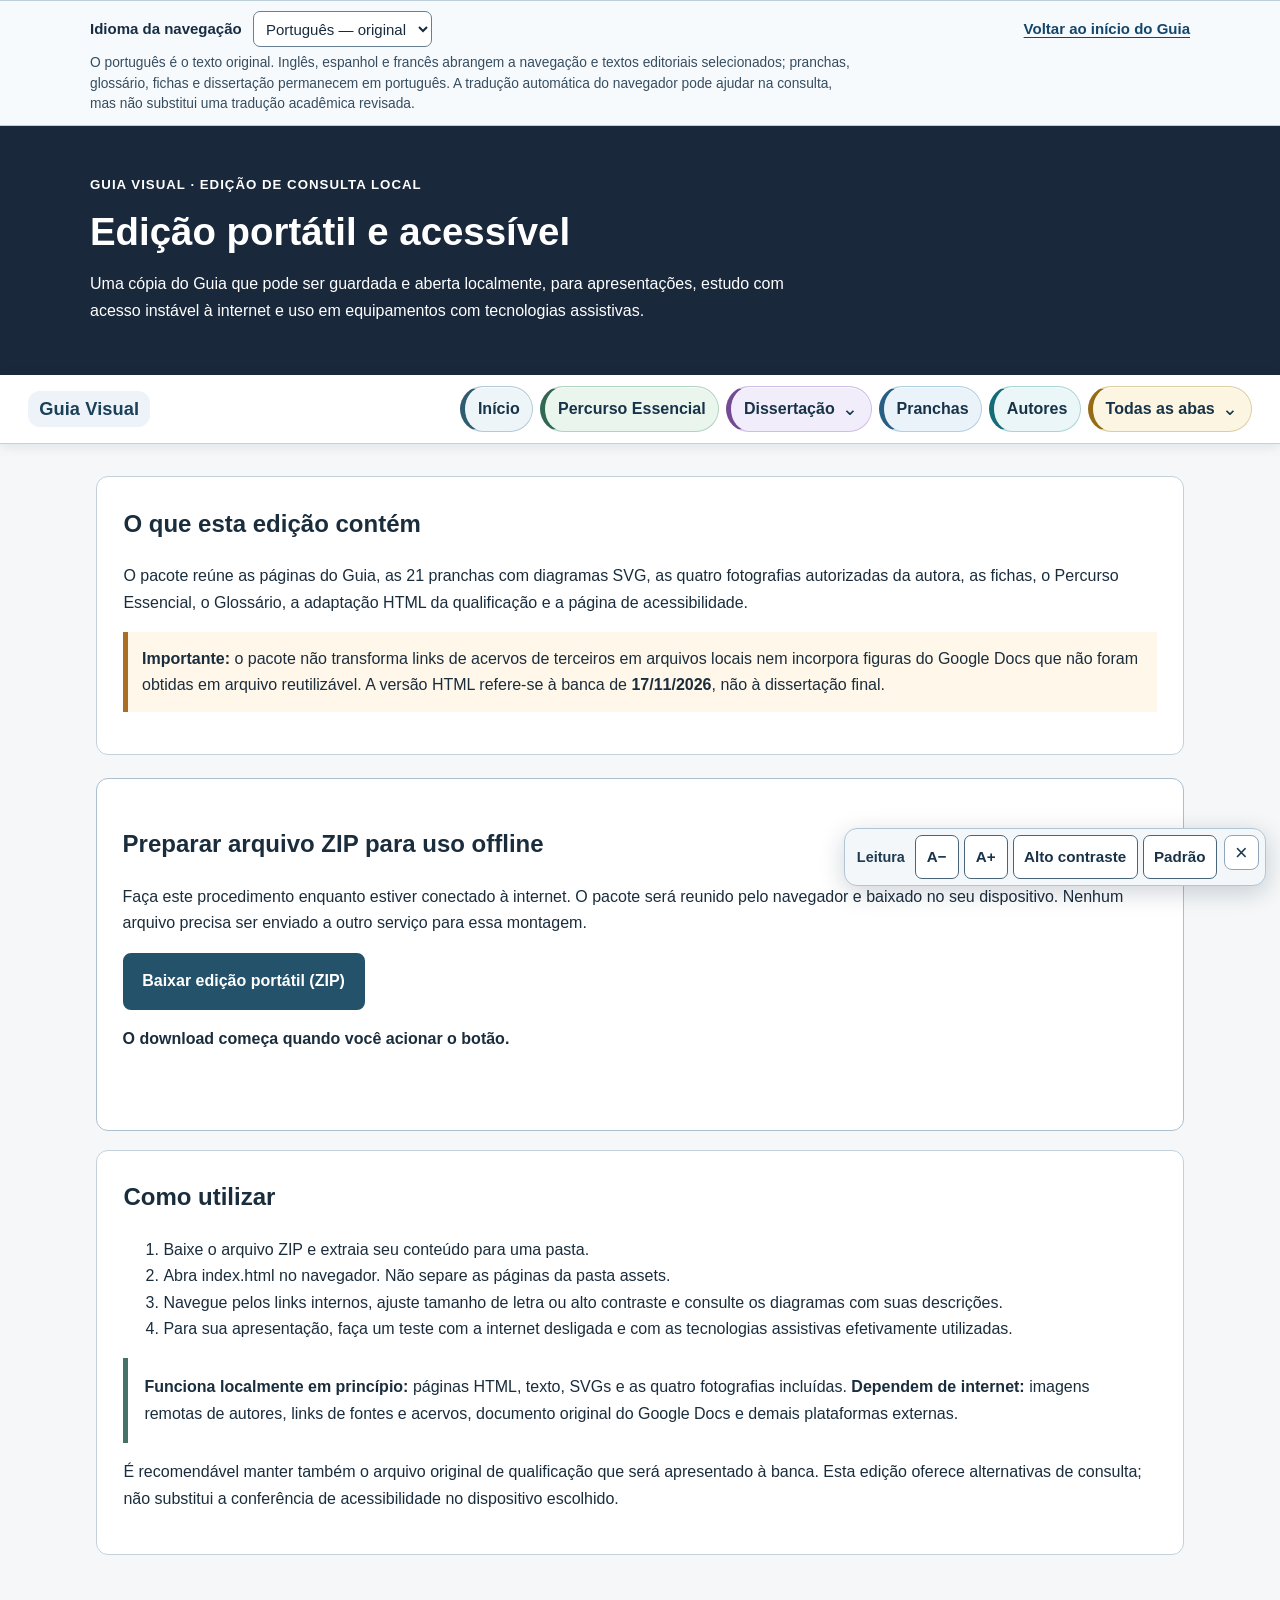
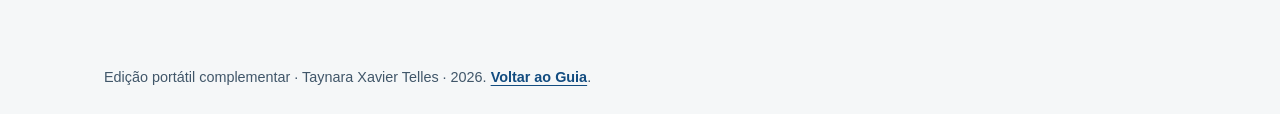
<file: portatil.html>
<!doctype html><html lang="pt-BR"><head><meta charset="utf-8"><meta name="viewport" content="width=device-width,initial-scale=1"><title>Edição portátil do Guia Visual · Qualificação 17/11/2026</title><style>:root{--ink:#1a2d3d;--muted:#40576b;--line:#c5d1da;--bg:#f5f7f8;--navy:#19283b;--accent:#345e75;color-scheme:light}
*{box-sizing:border-box}html{scroll-behavior:smooth;scroll-padding-top:1.5rem}body{margin:0;font:1rem/1.65 Arial,Helvetica,sans-serif;background:var(--bg);color:var(--ink)}a{color:#124c80;text-underline-offset:3px}a:focus-visible,button:focus-visible,summary:focus-visible{outline:3px solid #b85d16;outline-offset:3px}.skip{position:absolute;left:-10000px}.skip:focus{left:1rem;top:.5rem;z-index:20;background:#fff;padding:.6rem}.hero{background:var(--navy);color:#fff;padding:2.15rem max(1rem,calc((100vw - 1100px)/2))}.eyebrow{text-transform:uppercase;letter-spacing:.075em;font-size:.83rem;font-weight:700}.hero h1{font-size:clamp(1.8rem,3vw,2.6rem);line-height:1.2;margin:.45rem 0}.hero p{max-width:82ch}.topnav{background:#fff;border-bottom:2px solid #c1cdd8;padding:.65rem max(1rem,calc((100vw - 1100px)/2));display:flex;flex-wrap:wrap;gap:.65rem;align-items:center}.topnav a{padding:.35rem .55rem;border-left:4px solid #6b8799;text-decoration:none;font-weight:700}.topnav a:hover{text-decoration:underline}.a11y-standalone{max-width:1120px;margin:.9rem auto;padding:0 1rem;display:flex;justify-content:flex-end}.accessibility-controls{display:none;align-items:center;gap:.35rem;flex-wrap:wrap;background:#edf3f7;border:1px solid #9cb0bf;padding:.4rem .5rem;border-radius:9px}html.gv-a11y-ready .accessibility-controls{display:flex}.accessibility-controls button{font:inherit;font-weight:700;padding:.38rem .6rem;min-height:44px;min-width:44px;background:#fff;border:1px solid #48657a;border-radius:7px;color:#193247}.accessibility-controls button[aria-pressed=true]{background:#19283b;color:#fff}.a11y-label{font-weight:bold;padding:0 .3rem}.a11y-visually-hidden{position:absolute!important;width:1px!important;height:1px!important;padding:0!important;margin:-1px!important;overflow:hidden!important;clip:rect(0,0,0,0)!important;white-space:nowrap!important;border:0!important}main{max-width:1120px;margin:auto;padding:1rem 1rem 4rem}.intro,.chapter,.last{background:#fff;border:1px solid var(--line);border-radius:12px;padding:clamp(1rem,2.3vw,1.65rem);margin:1rem 0 1.4rem}.intro h2{margin-top:0}.jump{display:grid;grid-template-columns:repeat(auto-fit,minmax(min(100%,220px),1fr));gap:.55rem;margin:.9rem 0}.jump a{border:1px solid #acbfce;border-left:5px solid var(--accent);border-radius:7px;padding:.65rem .75rem;background:#f3f7fa;text-decoration:none;font-weight:700}.jump a:hover{background:#e2eef5;text-decoration:underline}.chapter{border-left:8px solid var(--tone,#426b82)}.chapter header h2{font-size:clamp(1.3rem,2vw,1.7rem);margin:.15rem 0 .6rem}.chapter .step{font-size:.81rem;font-weight:700;text-transform:uppercase;letter-spacing:.05em;color:#3c6177}.chapter .key{font-size:1.12rem;line-height:1.55;font-weight:600;max-width:88ch}.chapter h3{font-size:1.05rem;margin:.8rem 0 .3rem}.chapter ul{margin:.25rem 0 1rem;padding-left:1.3rem}.chapter li{margin:.3rem 0}.chapter details{border:1px solid #a8bdcb;border-radius:8px;padding:.6rem .8rem;margin:.6rem 0;background:#f8fafc}.chapter summary{cursor:pointer;font-weight:700}.chapter details p{margin:.75rem 0}.links{display:flex;gap:.7rem;flex-wrap:wrap;margin-top:1rem}.links a{font-weight:700;display:inline-block;padding:.5rem .7rem;border:1px solid #9bb3c3;border-radius:7px}.trace{font-size:.88rem;color:#3e5568}.note{border-left:4px solid #b97927;background:#fcf6ec;padding:.75rem 1rem}.last ul{padding-left:1.35rem}.footer{padding:1.5rem;max-width:1120px;margin:auto;font-size:.9rem;color:#405669}.footer a{font-weight:700}@media(max-width:600px){.topnav{gap:.3rem}.topnav a{font-size:.88rem}.links{display:grid}.chapter{padding:1rem;border-left-width:5px}}@media(prefers-reduced-motion:reduce){html{scroll-behavior:auto}}@media print{.topnav,.a11y-standalone,.skip{display:none!important}body{background:#fff}.chapter{break-inside:avoid}.hero{background:#fff;color:#000}}html.gv-high-contrast,html.gv-high-contrast body{background:#fff!important;color:#000!important}html.gv-high-contrast .hero{background:#000!important;color:#fff!important}html.gv-high-contrast :is(.intro,.chapter,.last,.chapter details,.jump a,.topnav,.links a,.accessibility-controls){background:#fff!important;color:#000!important;border-color:#000!important;box-shadow:none!important}html.gv-high-contrast a{color:#001b9c!important;text-decoration:underline!important}html.gv-high-contrast .hero a{color:#fff!important}html.gv-high-contrast .note{background:#fff!important;border-color:#000!important;color:#000!important}html.gv-high-contrast .accessibility-controls button{background:#fff!important;color:#000!important;border:2px solid #000!important}html.gv-high-contrast .accessibility-controls button[aria-pressed=true]{background:#000!important;color:#fff!important}.portable-card{background:#fff;border:1px solid #abbfcf;border-radius:12px;padding:clamp(1rem,2.5vw,1.6rem);margin:1.2rem 0}.portable-card button{font:inherit;font-weight:700;color:#fff;background:#23526a;border:2px solid #23526a;border-radius:8px;padding:.85rem 1.1rem;min-height:50px;cursor:pointer}.portable-card button:disabled{opacity:.6;cursor:wait}.portable-card button:focus-visible{outline:4px solid #b66c19;outline-offset:2px}.portable-card .status{font-weight:700;min-height:1.6em}.portable-card .log{font-size:.93rem;color:#34536a;min-height:1.4em}.offline-list{background:#fff;border-left:5px solid #447267;padding:1rem;margin:1rem 0}.privacy{border-left:5px solid #ac6e22;padding:.85rem;background:#fff7e9}html.gv-high-contrast :is(.portable-card,.offline-list,.privacy){background:#fff!important;color:#000!important;border-color:#000!important}html.gv-high-contrast .portable-card button{background:#000!important;color:#fff!important}</style><link rel="stylesheet" href="tipografia-arial.css">
</head><body>
<a class="skip" href="#conteudo">Ir ao conteúdo</a><header class="hero"><p class="eyebrow">Guia Visual · Edição de consulta local</p><h1>Edição portátil e acessível</h1><p>Uma cópia do Guia que pode ser guardada e aberta localmente, para apresentações, estudo com acesso instável à internet e uso em equipamentos com tecnologias assistivas.</p></header><nav class="topnav" aria-label="Navegação"><a href="index.html#explorar">Guia principal</a><a href="documento-qualificacao.html">Dissertação em HTML</a><a href="glossario.html">Glossário</a><a href="acessibilidade.html">Acessibilidade</a></nav><div class="a11y-standalone"><div class="accessibility-controls" role="group" aria-label="Ajustes de acessibilidade"><span class="a11y-label">Leitura</span><button type="button" id="gv-font-minus" aria-label="Diminuir tamanho da letra" title="Diminuir tamanho da letra">A−</button><button type="button" id="gv-font-plus" aria-label="Aumentar tamanho da letra" title="Aumentar tamanho da letra">A+</button><button type="button" id="gv-contrast" aria-pressed="false" aria-label="Ativar alto contraste">Alto contraste</button><button type="button" id="gv-reset" title="Restaurar tamanho e contraste originais">Padrão</button><span id="gv-a11y-status" class="a11y-visually-hidden" role="status" aria-live="polite" aria-atomic="true"></span></div></div>
<main id="conteudo"><section class="intro"><h2>O que esta edição contém</h2><p>O pacote reúne as páginas do Guia, as 21 pranchas com diagramas SVG, as quatro fotografias autorizadas da autora, as fichas, o Percurso Essencial, o Glossário, a adaptação HTML da qualificação e a página de acessibilidade.</p><p class="privacy"><strong>Importante:</strong> o pacote não transforma links de acervos de terceiros em arquivos locais nem incorpora figuras do Google Docs que não foram obtidas em arquivo reutilizável. A versão HTML refere-se à banca de <strong>17/11/2026</strong>, não à dissertação final.</p></section>
<section class="portable-card" aria-labelledby="downloadTitle"><h2 id="downloadTitle">Preparar arquivo ZIP para uso offline</h2><p>Faça este procedimento enquanto estiver conectado à internet. O pacote será reunido pelo navegador e baixado no seu dispositivo. Nenhum arquivo precisa ser enviado a outro serviço para essa montagem.</p>
<button id="portable-download" type="button">Baixar edição portátil (ZIP)</button><p id="portable-status" class="status" role="status" aria-live="polite">O download começa quando você acionar o botão.</p><p id="portable-log" class="log"></p>
</section>
<section class="intro"><h2>Como utilizar</h2><ol><li>Baixe o arquivo ZIP e extraia seu conteúdo para uma pasta.</li><li>Abra <code>index.html</code> no navegador. Não separe as páginas da pasta <code>assets</code>.</li><li>Navegue pelos links internos, ajuste tamanho de letra ou alto contraste e consulte os diagramas com suas descrições.</li><li>Para sua apresentação, faça um teste com a internet desligada e com as tecnologias assistivas efetivamente utilizadas.</li></ol>
<div class="offline-list"><strong>Funciona localmente em princípio:</strong> páginas HTML, texto, SVGs e as quatro fotografias incluídas. <strong>Dependem de internet:</strong> imagens remotas de autores, links de fontes e acervos, documento original do Google Docs e demais plataformas externas.</div>
<p>É recomendável manter também o arquivo original de qualificação que será apresentado à banca. Esta edição oferece alternativas de consulta; não substitui a conferência de acessibilidade no dispositivo escolhido.</p></section></main><footer class="footer">Edição portátil complementar · Taynara Xavier Telles · 2026. <a href="index.html#explorar">Voltar ao Guia</a>.</footer><script>
/* Preferências de acessibilidade do Guia: sem bibliotecas, compartilhadas entre páginas */
(function(){
"use strict";
var levels=[80,90,100,110,125,150,175,200], key="gv-a11y-preferences-v1";
var minus=document.getElementById("gv-font-minus"),plus=document.getElementById("gv-font-plus"),contrast=document.getElementById("gv-contrast"),reset=document.getElementById("gv-reset"),status=document.getElementById("gv-a11y-status");
if(!minus||!plus||!contrast||!reset||!status)return;
var state={level:2,contrast:false};
try{var stored=JSON.parse(localStorage.getItem(key)||"null");if(stored&&Number.isInteger(stored.level)&&stored.level>=0&&stored.level<levels.length)state.level=stored.level;if(stored&&typeof stored.contrast==="boolean")state.contrast=stored.contrast;}catch(e){}
function render(save){
 var root=document.documentElement;
 root.style.fontSize=levels[state.level]+"%";
 root.classList.toggle("gv-high-contrast",state.contrast);
 root.classList.toggle("gv-large-type",levels[state.level]>=175);
 minus.disabled=state.level===0;plus.disabled=state.level===levels.length-1;
 contrast.setAttribute("aria-pressed",String(state.contrast));
 contrast.setAttribute("aria-label",state.contrast?"Desativar alto contraste":"Ativar alto contraste");
 contrast.textContent=state.contrast?"Contraste: ligado":"Alto contraste";
 if(save){
   status.textContent="Tamanho do texto: "+levels[state.level]+"%. Alto contraste "+(state.contrast?"ativado.":"desativado.");
   try{localStorage.setItem(key,JSON.stringify(state));}catch(e){}
 }
}
minus.addEventListener("click",function(){if(state.level>0){state.level--;render(true);}});
plus.addEventListener("click",function(){if(state.level<levels.length-1){state.level++;render(true);}});
contrast.addEventListener("click",function(){state.contrast=!state.contrast;render(true);});
reset.addEventListener("click",function(){state={level:2,contrast:false};render(true);});
render(false);
document.documentElement.classList.add("gv-a11y-ready");
})();
</script><script>(function(){
"use strict";
const list=["index.html","percurso-essencial.html","glossario.html","documento-qualificacao.html","apresentacao-qualificacao.html","banca-apoio.html","libras-apresentacao.html","acessibilidade.html","biografias.html","percursos-arte.html","matriz-aberta.html","portatil.html","Guia_Visual_Pesquisa_Apendice_A_Interativo (1).html","tipografia-arial.css","dialetica-canva.css","home-clean.css","dissertation-menu.css","glossary-alphabet.css","surname-navigation.css","dialetica-canva.js","home-clean.js","dissertation-menu.js","language-bridge.js","glossary-alphabet.js","surname-navigation.js","legendas/apresentacao-guia-base.vtt","CURADORIA_RETRATOS.md","assets/autora/avo-jardim-agosto-2026.jpg","assets/autora/formatura-udesc-detalhe.jpg","assets/autora/formatura-udesc-retrato.jpg","assets/autora/infancia-taynara.jpg","assets/autora/psicoeduc-logo.webp"];
const download=document.getElementById("portable-download"),status=document.getElementById("portable-status"),log=document.getElementById("portable-log");
const utf8=new TextEncoder();
let busy=false;
function crc32(data){let crc=-1;for(const b of data){crc^=b;for(let k=0;k<8;k++)crc=(crc>>>1)^(crc&1?0xedb88320:0);}return (crc^(-1))>>>0;}
function dosNow(){const d=new Date(),y=Math.max(1980,d.getFullYear());return {time:(d.getHours()<<11)|(d.getMinutes()<<5)|(Math.floor(d.getSeconds()/2)),date:((y-1980)<<9)|((d.getMonth()+1)<<5)|d.getDate()};}
function localHead(name,bytes,crc,time,date){const n=utf8.encode(name),arr=new Uint8Array(30+n.length),v=new DataView(arr.buffer);v.setUint32(0,0x04034b50,true);v.setUint16(4,20,true);v.setUint16(6,0x0800,true);v.setUint16(8,0,true);v.setUint16(10,time,true);v.setUint16(12,date,true);v.setUint32(14,crc,true);v.setUint32(18,bytes.length,true);v.setUint32(22,bytes.length,true);v.setUint16(26,n.length,true);v.setUint16(28,0,true);arr.set(n,30);return arr;}
function centralHead(name,bytes,crc,offset,time,date){const n=utf8.encode(name),arr=new Uint8Array(46+n.length),v=new DataView(arr.buffer);v.setUint32(0,0x02014b50,true);v.setUint16(4,20,true);v.setUint16(6,20,true);v.setUint16(8,0x0800,true);v.setUint16(10,0,true);v.setUint16(12,time,true);v.setUint16(14,date,true);v.setUint32(16,crc,true);v.setUint32(20,bytes.length,true);v.setUint32(24,bytes.length,true);v.setUint16(28,n.length,true);v.setUint16(30,0,true);v.setUint16(32,0,true);v.setUint16(34,0,true);v.setUint16(36,0,true);v.setUint32(38,0,true);v.setUint32(42,offset,true);arr.set(n,46);return arr;}
function endRec(count,sz,offset){const ar=new Uint8Array(22),v=new DataView(ar.buffer);v.setUint32(0,0x06054b50,true);v.setUint16(8,count,true);v.setUint16(10,count,true);v.setUint32(12,sz,true);v.setUint32(16,offset,true);return ar;}
function makeZip(items){const out=[],cent=[],now=dosNow();let off=0,centSize=0;
for(const f of items){const crc=crc32(f.bytes),local=localHead(f.path,f.bytes,crc,now.time,now.date),header=centralHead(f.path,f.bytes,crc,off,now.time,now.date);out.push(local,f.bytes);off+=local.length+f.bytes.length;cent.push(header);centSize+=header.length;}
return new Blob([...out,...cent,endRec(items.length,centSize,off)],{type:"application/zip"});}
async function prepare(){
if(busy)return;busy=true;download.disabled=true;log.textContent="";status.textContent="Preparando os arquivos do Guia…";
try{const items=[];for(let i=0;i<list.length;i++){const path=list[i];const r=await fetch(path,{cache:"no-store"});if(!r.ok)throw Error("Não foi possível obter "+path+" (HTTP "+r.status+").");const mime=r.headers.get("content-type")||"";if(mime.includes("text/html")&&!path.endsWith(".html"))throw Error("O servidor devolveu uma página em vez do arquivo "+path);items.push({path,bytes:new Uint8Array(await r.arrayBuffer())});status.textContent="Arquivos obtidos: "+(i+1)+" de "+list.length+".";}
const readme="GUIA VISUAL — EDIÇÃO PORTÁTIL PARA QUALIFICAÇÃO (17/11/2026)\n\nAbra index.html depois de extrair o ZIP. Guarde todos os arquivos e a pasta assets no mesmo local.\n\nEsta edição inclui páginas HTML, diagramas, tipografia padronizada em Arial, os scripts interativos e as fotografias da autora autorizadas para o Guia, além da marca do PSICOEDUC e das páginas complementares.\nO texto HTML da dissertação é uma edição de leitura da versão de qualificação: não é a versão definitiva defendida e não reproduz as figuras originais do Google Docs. Consulte o documento da banca para verificar essas imagens.\nAs fotografias de terceiros nas fichas biográficas, os links de fontes externas e o documento Google Docs requerem conexão com a internet.\nO roteiro de Libras não inclui vídeo gravado; sua transcrição e legenda preliminar estão disponíveis.\nOs ajustes de tamanho, contraste e recursos locais dependem das permissões do navegador.\nA edição é útil em apresentações, estudo com conexão instável e equipamentos com tecnologias assistivas. Teste previamente no dispositivo de uso.\nDireitos autorais: Taynara Xavier Telles (2026); imagens de terceiros mantêm direitos próprios.\n";
items.push({path:"LEIA-ME_OFFLINE.txt",bytes:utf8.encode(readme)});
status.textContent="Concluindo o pacote ZIP…";const zip=makeZip(items),link=document.createElement("a"),uri=URL.createObjectURL(zip);link.href=uri;link.download="Guia_Visual_Acessivel_Qualificacao_17-11-2026.zip";document.body.append(link);link.click();link.remove();setTimeout(()=>URL.revokeObjectURL(uri),30000);
status.textContent="Pacote ZIP gerado. Confira o download no navegador.";log.textContent="Inclui "+items.length+" arquivos, com páginas e fotografias locais. Tamanho: "+(zip.size/1048576).toFixed(1)+" MB (ZIP sem compressão).";
}catch(err){status.textContent="Não foi possível concluir o pacote.";log.textContent=(err&&err.message)||"Falha inesperada. Verifique a conexão e tente novamente.";}
finally{busy=false;download.disabled=false;}}
download.addEventListener("click",prepare);
})();</script><script src="language-bridge.js"></script>
</body></html>
</file>
<file: dialetica-canva.css>
/* Prancha comparativa animada da autora: fidelidade estrutural ao Canva + alternativas acessíveis. */
.cv-comparison{margin:1.1rem 0 1.5rem}
.cv-heading{margin:.4rem 0 .2rem;font-size:1.2rem;letter-spacing:.01em}
.cv-intro{max-width:96ch;margin:.3rem 0 1rem;color:#344c5d}
.cv-controls{display:flex;gap:.45rem;flex-wrap:wrap;margin:.8rem 0}
.cv-controls button{min-height:44px;border:1px solid #667886;border-radius:9px;background:#fff;padding:.55rem .82rem;color:#183242;font-weight:650}
.cv-controls button[aria-pressed=true],.cv-controls button:is(:hover,:focus-visible){border-color:#17394a;background:#e2edf1}
.cv-live{border-left:4px solid #667c8a;padding:.4rem .75rem;background:#f2f5f6;min-height:2.4rem;font-size:.94rem;font-weight:600}
.cv-figure{margin:.75rem 0}
.cv-scroller{overflow-x:auto;scrollbar-width:thin;border:1px solid #cad3d8;border-radius:15px;background:white}
.cv-scroller:focus-visible{outline:3px solid #17589b;outline-offset:3px}
.cv-scene{width:100%;min-width:1080px;aspect-ratio:1440/840;position:relative;overflow:hidden;background:#fff;font-family:Arial,sans-serif;color:#121b21;font-size:clamp(11px,1.1vw,16px)}
.cv-scene>*:not(svg){position:absolute}
.cv-circle{border-radius:50%;display:flex;flex-direction:column;justify-content:center;align-items:center;text-align:center;padding:2.4%;line-height:1.32;overflow:hidden}
.cv-circle h4{font-size:1.05em;line-height:1.15;margin:0 0 .35em;font-weight:700}
.cv-circle p{font-size:1em;line-height:1.31;margin:.25em 0}
.cv-introducao{left:1.5%;top:38%;width:31%;aspect-ratio:1;background:#dba4e9;z-index:2}
.cv-historicidade{left:23.5%;top:-4%;width:38%;aspect-ratio:1;background:#ffdb50;z-index:1;padding:6% 4.5% 3.5%}
.cv-desenvolvimento{left:69.8%;top:0; width:29.5%;aspect-ratio:1;background:#ffb350;z-index:1;padding:5% 3.4% 3.1%}
.cv-concepcoes{left:74.8%;top:47%;width:25%;aspect-ratio:1;background:#4bd2d7;z-index:1;padding:4.2% 2.9%}
.cv-consideracoes{left:29.5%;top:55%;width:29%;aspect-ratio:1;background:#eee3df;z-index:1;padding:4.1%}
.cv-consideracoes h4{font-size:1.15em}
.cv-phenobj{left:47%;top:35%;width:28.5%;min-height:30%;background:#b9e18b;border-radius:12px;z-index:3;padding:1.8%;text-align:center;line-height:1.28}
.cv-phenobj h4{margin:0 0 .5em;font-size:1.1em}
.cv-phenobj p{margin:.4em 0;line-height:1.31}
.cv-poster{z-index:5;background:rgba(255,255,255,.97);border:1.8px solid #20262b;border-radius:35px;text-align:center;font-weight:700;line-height:1.1;padding:.65em .9em;box-shadow:0 2px 1px #1111}
.cv-poster-title{left:2.3%;top:4%;font-size:2.35em;border-radius:55px;padding:1.1em .95em}
.cv-poster-title small{font-size:.75em}
.cv-poster-abstract{left:3.8%;top:34%;font-size:2.2em}
.cv-poster-mediation{left:50%;top:14%;font-size:2em}
.cv-poster-concrete{left:53%;top:79%;font-size:2em}
.cv-overlay{z-index:4;pointer-events:none;position:absolute;inset:0;width:100%;height:100%}
.cv-line{fill:none;opacity:0;stroke-linecap:round;stroke-linejoin:round;transition:opacity .3s ease}
.cv-arc-formal{stroke:#171717;stroke-width:6;stroke-dasharray:1500;stroke-dashoffset:1500}
.cv-arc-mediacao{stroke:#4d5356;stroke-width:3.3;stroke-dasharray:8 11}
.cv-arc-retorno{stroke:#2e3b41;stroke-width:5.5}
.cv-scene[data-phase="1"] .cv-arc-formal,.cv-scene[data-phase="2"] .cv-arc-formal,.cv-scene[data-phase="3"] .cv-arc-formal{opacity:1;animation:cv-draw 1.3s ease-out forwards}
.cv-scene[data-phase="2"] .cv-arc-mediacao,.cv-scene[data-phase="3"] .cv-arc-mediacao{opacity:.95;animation:cv-dash 13s linear infinite}
.cv-scene[data-phase="3"] .cv-arc-retorno{opacity:1;animation:cv-return .95s ease-out both}
.cv-scene.cv-paused .cv-line{animation-play-state:paused!important}
@keyframes cv-draw{from{stroke-dashoffset:1500}to{stroke-dashoffset:0}}
@keyframes cv-dash{to{stroke-dashoffset:-300}}
@keyframes cv-return{from{opacity:0;stroke-dasharray:1400;stroke-dashoffset:1400}to{opacity:1;stroke-dasharray:1400;stroke-dashoffset:0}}
.cv-caption{font-size:.88rem;line-height:1.6;padding:.7rem .2rem;color:#354c5c}
.cv-legend{display:flex;gap:1rem;flex-wrap:wrap;border-top:1px solid #d5dfe1;padding:.6rem 0;font-size:.87rem}
.cv-legend span{display:flex;align-items:center;gap:.45rem}
.cv-legend i{width:34px;height:0;border-top:3px solid #171717;display:inline-block;flex:0 0 34px}
.cv-legend .cv-l2{border-style:dashed;border-color:#4d5356}
.cv-legend .cv-l3{border-color:#2e3b41;border-width:5px}
.cv-text-description{border:1px solid #bccbd0;border-radius:9px;margin:.65rem 0;padding:.45rem .8rem;background:#fbfcfc}
.cv-text-description summary{font-weight:700}
.cv-text-description p{line-height:1.65}
.cv-method{font-size:.9rem;color:#3f5361;line-height:1.55;margin:.8rem 0}
.dial-original{border:1px solid #b8cbd0;border-radius:12px;padding:.75rem 1rem;background:#f7fafb;margin:1.2rem 0}
.dial-original>summary{font-weight:700;color:#18394a;cursor:pointer;padding:.45rem}
.dial-original[open]>.dial-actionbar{margin-top:1.2rem}
.linear .cv-comparison{display:none!important}
@media(max-width:900px){.cv-scene{width:1080px;font-size:12px}.cv-controls button{flex:1 1 auto}}
@media(prefers-reduced-motion:reduce){.cv-line{transition:none!important;animation:none!important}.cv-scene[data-phase="1"] .cv-arc-formal,.cv-scene[data-phase="2"] .cv-arc-formal,.cv-scene[data-phase="3"] .cv-arc-formal{stroke-dashoffset:0}.cv-scene[data-phase="3"] .cv-arc-retorno{stroke-dasharray:none}}
@media print{.cv-controls,.cv-live{display:none!important}.cv-scroller{overflow:visible}.cv-scene{min-width:0;width:100%;font-size:11px}.cv-scene .cv-line{opacity:1!important;animation:none!important;stroke-dashoffset:0!important}.cv-scene .cv-arc-retorno{stroke-dasharray:none!important}.dial-original{break-before:page}}


/* correcao-legibilidade-2026-11-15
   Restaura legibilidade sem eliminar o movimento; texto longo segue abaixo do esquema.
   Coordenadas proporcionais foram verificadas para não haver cruzamento entre nós. */
.dial-section{position:relative}
.gv-quiet-sheet-link{position:absolute;top:1.25rem;right:1.2rem;z-index:2;display:inline-flex;align-items:center;justify-content:center;width:39px;height:39px;background:#f7faf9;border:1px solid #d6e2df;border-radius:9px;box-shadow:0 1px 3px #132a3610;opacity:.7;text-decoration:none}
.gv-quiet-sheet-link:hover,.gv-quiet-sheet-link:focus-visible{opacity:1;background:#eaf5ee;border-color:#8bb8a3}
.gv-quiet-sheet-link:focus-visible{outline:3px solid #bd7023;outline-offset:2px}
.dial-section #dial-titulo{padding-right:3rem}
.cv-scroller{overflow-x:auto;overflow-y:hidden;scrollbar-width:thin}
.cv-scene{box-sizing:border-box;width:100%;min-width:0;aspect-ratio:1440/1040;overflow:hidden;font-size:clamp(11px,1vw,15px)}
.cv-scene>*:not(svg){position:absolute;box-sizing:border-box}
.cv-overlay{z-index:0;pointer-events:none;position:absolute;inset:0;width:100%;height:100%}
.cv-circle{z-index:2;box-sizing:border-box;border-radius:50%;aspect-ratio:1;display:flex;flex-direction:column;align-items:center;justify-content:center;gap:.24em;text-align:center;padding:2.6% 2.4%;overflow-wrap:break-word;overflow:hidden;line-height:1.26}
.cv-circle h4{font-size:1.08em;line-height:1.16;margin:0 0 .2em;font-weight:700}
.cv-circle p{font-size:.95em;line-height:1.35;margin:.17em 0;max-width:100%}
.cv-introducao{left:1.5%;top:32%;width:22%;height:auto;background:#dba4e9;z-index:2}
.cv-historicidade{left:26%;top:2.5%;width:25%;height:auto;background:#ffdb50;z-index:2;padding:3.5%}
.cv-desenvolvimento{left:57%;top:2.5%;width:25%;height:auto;background:#ffb350;z-index:2;padding:3.4%}
.cv-concepcoes{left:76%;top:44%;width:22.8%;height:auto;background:#4bd2d7;z-index:2;padding:2.3%}
.cv-consideracoes{left:51%;top:68%;width:22%;height:auto;background:#eee3df;z-index:2;padding:2.4%}
.cv-consideracoes h4{font-size:1.1em}
.cv-phenobj{left:34%;top:45%;width:36%;min-height:20%;height:auto;padding:1.5% 1.65%;background:#b9e18b;border-radius:13px;z-index:3;line-height:1.32;box-sizing:border-box}
.cv-phenobj h4{font-size:1.12em;margin:0 0 .42em}
.cv-phenobj p{font-size:.95em;line-height:1.3;margin:.38em 0}
.cv-poster{z-index:4;box-sizing:border-box;background:#ffffffed;border:1.7px solid #27343e;border-radius:22px;box-shadow:0 1px 3px #1d29301a;text-align:center;font-weight:700;line-height:1.12;padding:.42em .65em}
.cv-poster-title{left:2%;top:3%;width:21%;min-height:14%;font-size:1.8em;border-radius:30px;padding:.65em .4em}
.cv-poster-title small{font-size:.72em}
.cv-poster-abstract{left:3.4%;top:67%;width:20.8%;font-size:1.75em}
.cv-poster-mediation{left:42%;top:39%;width:22%;font-size:1.58em}
.cv-poster-concrete{left:75%;top:84%;width:22%;font-size:1.65em}
.cv-depth-grid{display:grid;grid-template-columns:repeat(3,minmax(0,1fr));gap:.65rem;margin:.9rem 0;padding:0}
.cv-depth-item{border:1px solid #d3dfe5;border-left:4px solid #527991;border-radius:9px;padding:.85rem 1rem;background:#f7fafb;min-width:0;line-height:1.5;font-size:.88rem}
.cv-depth-item:nth-child(1){border-left-color:#ac8413}
.cv-depth-item:nth-child(2){border-left-color:#d87e19}
.cv-depth-item:nth-child(3){border-left-color:#168b92}
.cv-depth-item h4{font-size:.94rem;color:#203d54;margin:0 0 .45rem}
.cv-depth-item p{margin:.25rem 0;color:#344c5f}
@media(max-width:1100px){
 .cv-scene{min-width:1080px;font-size:12px}
 .cv-depth-grid{grid-template-columns:1fr}
 .cv-scroller:before{content:""}
}
@media(max-width:560px){
 .gv-quiet-sheet-link{width:37px;height:37px;top:.75rem;right:.75rem}
 .cv-depth-item{padding:.7rem .8rem}
}
@media print{
 .gv-quiet-sheet-link{display:none!important}
 .cv-scene{min-width:0;width:100%;font-size:11px}
 .cv-depth-grid{grid-template-columns:repeat(3,minmax(0,1fr))}
}
html.gv-high-contrast .cv-depth-item{background:#fff!important;color:#000!important;border-color:#000!important}
</file>
<file: home-clean.css>
/* Guia Visual · edição editorial da abertura; mantém todas as seções. */
header.site{padding:clamp(1.4rem,2.7vw,2.25rem) max(1.2rem,calc((100vw - 1180px)/2));}
header.site .home-hero{max-width:1180px;margin:auto;display:grid;grid-template-columns:minmax(0,1fr) minmax(230px,.36fr);gap:clamp(1rem,3vw,3rem);align-items:start}
header.site .home-hero-main,header.site .home-hero-more{min-width:0}
header.site .home-hero-main .site-kicker{font-size:.72rem;letter-spacing:.1em;margin:0 0 .35rem;color:#b9cddd}
header.site .home-hero-main #site-title{font-size:clamp(2rem,3.1vw,2.8rem);margin:0 0 .35rem}
header.site .home-hero-main .site-subtitle{font-size:clamp(1rem,1.5vw,1.16rem);font-weight:500;color:#e7edf3;margin:.25rem 0}
header.site .home-hero-main .site-author{font-size:.85rem;color:#b5c8d6;margin:.5rem 0 .8rem}
header.site .home-hero-deck{font-size:.94rem;max-width:61ch;color:#eff4f8;margin:.8rem 0 0;line-height:1.55}
header.site .home-hero-more{border:1px solid #60758a;background:#ffffff08;border-radius:9px;margin:.4rem 0 0;padding:0}
header.site .home-hero-more>summary{list-style-position:inside;font-size:.85rem;line-height:1.45;padding:.8rem .85rem;cursor:pointer;color:#edf4fa;font-weight:600}
header.site .home-hero-more>summary::marker{font-size:.8em}
header.site .home-hero-more[open]{grid-column:1 / -1;background:#ffffff0a}
header.site .home-hero-more-body{padding:.25rem 1rem 1rem;display:grid;grid-template-columns:repeat(2,minmax(0,1fr));gap:.55rem 1.5rem;font-size:.91rem}
header.site .home-hero-more-body>*{min-width:0}
header.site .home-hero-more-body .site-purpose,header.site .home-hero-more-body .site-work-title,header.site .home-hero-more-body .site-origin{grid-column:1}
header.site .home-hero-more-body .site-status,header.site .home-hero-more-body .thesis-source{grid-column:2}
header.site .home-hero-more-body .site-status{grid-row:1/3;margin:0}
header.site .home-hero-more-body .thesis-source{margin:.5rem 0 0;max-width:none;font-size:.84rem}
.home-tools.tools{padding:.55rem max(1rem,calc((100vw - 1180px)/2));min-height:62px;flex-wrap:nowrap;gap:.8rem;box-shadow:0 3px 12px #19283b0a;justify-content:space-between}
.home-tools.tools nav.quick-nav{flex:1 1 auto;min-width:0;flex-wrap:wrap;gap:.36rem;overflow:visible;scroll-snap-type:none;padding:0}
.home-tools.tools nav.quick-nav>a{font-size:.82rem;padding:.37rem .75rem;border:1px solid #bdcdd8;min-height:39px;background:#fff;color:#29465c;font-weight:600}
.home-tools.tools nav.quick-nav>a:hover{background:#edf3f6}
.home-nav-more,.home-reading{position:relative;margin:0;border:0;background:transparent;padding:0;flex:0 0 auto;z-index:6}
.home-nav-more>summary,.home-reading>summary{list-style:none;cursor:pointer;border:1px solid #b7c9d3;border-radius:999px;font-size:.82rem;padding:.42rem .75rem;min-height:39px;background:#f0f5f7;color:#244254;font-weight:700;display:flex;align-items:center}
.home-nav-more>summary::after,.home-reading>summary::after{content:"⌄";padding-left:.55rem;opacity:.65}
.home-nav-more>summary::-webkit-details-marker,.home-reading>summary::-webkit-details-marker{display:none}
.home-nav-more[open]>summary,.home-reading[open]>summary{background:#e7eff4;border-color:#7190a2}
.home-nav-more-links,.home-reading-controls{position:absolute;z-index:8;top:calc(100% + .55rem);background:#fff;border:1px solid #c4d2da;border-radius:13px;box-shadow:0 14px 35px #18283b24;padding:1rem;max-height:min(65vh,550px);overflow-y:auto;overscroll-behavior:contain}
.home-nav-more-links{left:0;width:min(510px,calc(100vw - 2rem));display:grid;grid-template-columns:repeat(2,minmax(0,1fr));gap:.4rem}
.home-tools.tools nav.quick-nav .home-nav-more-links a{display:block;min-height:40px;padding:.55rem .7rem;white-space:normal;scroll-snap-align:none;border-radius:7px;font-size:.83rem;font-weight:600;border:1px solid #dde5e9;background:#f9fbfc;text-decoration:none}
.home-tools.tools nav.quick-nav .home-nav-more-links a:hover{background:#eaf1f5}
.home-reading-controls{right:0;width:min(560px,calc(100vw - 2rem));display:flex;align-items:center;flex-wrap:wrap;gap:.5rem}
.home-reading-controls .accessibility-controls{margin:0}
.home-reading-note{flex-basis:100%;font-size:.78rem;color:#536879}
.home-welcome{max-width:1120px;margin:1.2rem auto 2rem;padding:clamp(1.3rem,2.5vw,2.2rem) clamp(1.3rem,3vw,2.4rem);border:1px solid #d7e0e6;border-radius:15px;background:#fff;box-shadow:none}
.home-eyebrow{margin:0 0 .2rem;color:#657a88;font-size:.72rem;font-weight:700;letter-spacing:.13em}
.home-welcome.extra-menu h2{font-size:clamp(1.55rem,2.6vw,2rem);margin:0 0 .2rem;letter-spacing:-.025em}
.home-welcome-lead{font-size:.99rem;color:#4b6271;margin:.35rem 0 1.55rem;max-width:65ch}
.home-featured{display:grid;grid-template-columns:repeat(3,minmax(0,1fr));gap:.75rem;margin:0 0 1.15rem}
.home-featured a.home-route{border:1px solid #d2dce2;border-radius:12px;min-height:168px;display:flex;align-items:flex-start;gap:.8rem;padding:1.1rem 1rem;text-decoration:none;color:#203b4e;background:#fafcfd;transition:background .18s,border-color .18s}
.home-featured a.home-route:hover,.home-featured a.home-route:focus-visible{background:#f0f5f7;border-color:#7b9dad}
.home-route-index{font-size:.76rem;letter-spacing:.08em;color:#617887;border-top:2px solid #527283;padding-top:.3rem;flex:0 0 auto}
.home-route-copy{display:flex;flex-direction:column;gap:.45rem;min-width:0}
.home-route-copy strong{font-size:1.05rem;line-height:1.35;font-weight:700}
.home-route-copy>span{font-size:.89rem;line-height:1.53;font-weight:400;color:#52697a}
.home-route-arrow{margin-left:auto;font-size:1.14rem;line-height:1;color:#607d8b}
.home-secondary{display:flex;gap:1.4rem;align-items:start;flex-wrap:wrap;padding-top:.9rem;border-top:1px solid #e0e7eb}
.home-secondary>details{border:0;background:transparent;padding:0;margin:0}
.home-secondary>details>summary{padding:.4rem .1rem;font-size:.91rem;font-weight:700;color:#294f65;list-style:disclosure-closed;cursor:pointer}
.home-secondary>details[open]>summary{margin-bottom:.45rem}
.home-catalog[open]{flex-basis:100%;order:5}
.home-secondary .home-secondary-lead{font-size:.87rem;color:#526a7a;margin:0 0 .65rem}
.home-secondary .extra-menu-list{grid-template-columns:repeat(3,minmax(0,1fr));gap:.38rem;margin:.4rem 0}
.home-secondary .extra-menu-list a{font-size:.84rem;font-weight:600;padding:.52rem .64rem;border:1px solid #dbe3e8;background:#fafcfd;border-left:3px solid #a1b1bc;border-radius:6px;line-height:1.35}
.home-secondary .language-tool{border-top:none;margin:0;padding:.6rem 0;align-items:start}
.home-secondary .language-tool label{font-size:.85rem}
.home-secondary .language-scope{font-size:.83rem;margin:.25rem 0 .5rem;max-width:55ch}
@media(max-width:920px){
 header.site .home-hero{grid-template-columns:minmax(0,1fr) auto;gap:1rem}
 .home-tools.tools{flex-wrap:wrap}
 .home-tools.tools nav.quick-nav{flex:1 1 100%;order:0}
 .home-reading{order:1}
 .home-featured{gap:.55rem}
 .home-featured a.home-route{padding:.9rem;min-height:185px;gap:.5rem}
 .home-route-index{font-size:.7rem}
 .home-route-copy strong{font-size:.96rem}
 .home-route-copy>span{font-size:.84rem}
}
@media(max-width:690px){
 header.site .home-hero{grid-template-columns:1fr}
 header.site .home-hero-more{margin:0}
 header.site .home-hero-more[open]{grid-column:1}
 header.site .home-hero-more-body{display:block}
 .home-tools.tools{padding:.5rem 1rem}
 .home-tools.tools nav.quick-nav{gap:.3rem}
 .home-nav-more-links{grid-template-columns:1fr}
 .home-featured{grid-template-columns:1fr;gap:.5rem}
 .home-featured a.home-route{min-height:0;padding:.9rem}
 .home-secondary .extra-menu-list{grid-template-columns:repeat(2,minmax(0,1fr))}
}
@media(max-width:440px){
 .home-tools.tools nav.quick-nav>a{padding:.36rem .55rem;font-size:.78rem}
 .home-secondary .extra-menu-list{grid-template-columns:1fr}
}
@media(prefers-reduced-motion:reduce){.home-featured a.home-route{transition:none}}
@media print{.home-tools,.home-secondary{display:none!important}.home-featured{grid-template-columns:repeat(3,minmax(0,1fr))}.home-hero-more:not([open])>.home-hero-more-body{display:block}}

/* autoria-consolidada-v1: trajetória e acervo em um único espaço */
.author-mini-nav{display:flex;flex-wrap:wrap;gap:.5rem;margin:1rem 0 1.3rem;padding-bottom:1rem;border-bottom:1px solid #e0e8ed}
#autora .author-mini-nav a{display:inline-flex;align-items:center;min-height:44px;padding:.55rem .85rem;text-decoration:none;color:#24485e;background:#f5f8fb;border:1px solid #bdcfdc;border-left:4px solid #547a91;border-radius:8px;font-weight:700;font-size:.9rem}
#autora .author-mini-nav a:hover,#autora .author-mini-nav a:focus-visible{background:#e8f1f6;border-color:#7195a8}
#autora-historia,#producoes{scroll-margin-top:6.6rem}
#autora .gv-author-productions{margin:1.7rem 0 0;padding:clamp(1rem,2.3vw,1.4rem);border:1px solid #cedce5;border-left:5px solid #54778b;border-radius:12px;background:#f8fafc;box-shadow:none}
#autora .gv-author-productions .eyebrow{margin:0 0 .25rem;font-size:.75rem;color:#526f81;letter-spacing:.06em}
#autora .gv-author-productions h3{margin:.15rem 0 .55rem;font-size:clamp(1.2rem,2vw,1.45rem);color:#203c50}
#autora .gv-author-productions__lead{max-width:90ch;margin:.35rem 0 .8rem;color:#405b6d;font-size:.95rem;line-height:1.6}
#autora .gv-author-productions__details{border:1px solid #c4d4de;border-radius:9px;background:white;overflow:hidden}
#autora .gv-author-productions__details>summary{cursor:pointer;padding:.75rem .95rem;font-size:.94rem;font-weight:700;color:#254c63;min-height:44px}
#autora .gv-author-productions__details>summary:hover{background:#eef5f8}
#autora .gv-author-productions__detail-body{padding:0 .95rem .9rem;color:#344e5e}
#autora .gv-author-productions__detail-body h4{margin:.35rem 0;font-size:1rem}
#autora .gv-author-productions__detail-body p{margin:.35rem 0}
html.gv-high-contrast #autora .gv-author-productions,html.gv-high-contrast #autora .gv-author-productions__details,html.gv-high-contrast #autora .author-mini-nav a{background:#fff!important;color:#000!important;border-color:#000!important}
@media(max-width:690px){.author-mini-nav{flex-direction:column;align-items:stretch}#autora .author-mini-nav a{width:100%}}
</file>
<file: guide-discovery.css>
/* Pesquisa e idiomas: edição enxuta do Guia Visual, 14/11/2026. */
.gv-visually-hidden{position:absolute!important;width:1px!important;height:1px!important;padding:0!important;margin:-1px!important;overflow:hidden!important;clip:rect(0,0,0,0)!important;white-space:nowrap!important;border:0!important}
.home-secondary .gv-discovery{display:flex;align-items:center;gap:.65rem;min-width:0;flex:1 1 560px;justify-content:flex-end;flex-wrap:wrap;font-family:Arial,sans-serif}
.gv-site-search{display:flex;align-items:center;min-width:180px;max-width:510px;flex:1 1 270px;min-height:47px;background:#fff;border:1.5px solid #b9cbd6;border-radius:999px;box-shadow:0 2px 6px #1424370a;overflow:hidden}
.gv-site-search:focus-within{border-color:#23608a;outline:3px solid #bfddec;outline-offset:2px}
.gv-site-search input[type="search"]{background:transparent;border:0;outline:0;box-shadow:none;flex:1 1 auto;width:100%;min-width:0;font:400 .94rem/1.4 Arial,sans-serif;color:#1a354a;padding:.63rem 0 .63rem 1.15rem}
.gv-site-search input[type="search"]::-webkit-search-cancel-button{cursor:pointer}
.gv-site-search button{border:0;border-radius:50%;background:transparent;color:#2e5068;width:46px;height:44px;min-width:44px;padding:10px;display:grid;place-items:center}
.gv-site-search button:hover{background:#ebf3f7}
.gv-site-search svg{width:22px;height:22px;fill:none;stroke:currentColor;stroke-width:2;stroke-linecap:round}
.gv-languages{display:flex;align-items:center;gap:.2rem;flex:0 0 auto}
.gv-flag{display:flex;flex-direction:column;align-items:center;justify-content:center;gap:1px;min-width:44px;min-height:48px;padding:3px 5px;color:#365166;background:transparent;border:1px solid transparent;border-radius:11px;font:700 .64rem/1.1 Arial,sans-serif;letter-spacing:.03em;transition:background .15s,border-color .15s}
.gv-flag .gv-flag__emoji{font-size:1.4rem;line-height:1.2;font-family:Arial,"Apple Color Emoji","Segoe UI Emoji",sans-serif}
.gv-flag:hover{background:#eef4f8;border-color:#c8d9e4}
.gv-flag[aria-pressed="true"]{border-color:#648ba5;background:#e9f2f8;color:#143b56}
.gv-flag:focus-visible,.gv-lang-note>summary:focus-visible,.gv-search-results a:focus-visible,.gv-search-results button:focus-visible{outline:3px solid #b9651d;outline-offset:2px}
.home-secondary .gv-lang-note{position:relative;flex:0 0 auto;margin:0;padding:0;background:none;border:0}
.home-secondary .gv-lang-note>summary{list-style:none;width:34px;height:40px;display:grid;place-items:center;margin:0;padding:0;border:1px solid #d4e0e8;border-radius:999px;background:#f8fafc;color:#446179;font:700 1rem Arial,sans-serif;cursor:pointer}
.home-secondary .gv-lang-note>summary::-webkit-details-marker{display:none}
.home-secondary .gv-lang-note>summary:hover{background:#ebf4f8}
.home-secondary .gv-lang-note .language-scope{position:absolute;right:0;top:calc(100% + 8px);width:min(395px,calc(100vw - 48px));max-width:none;min-width:260px;border:1px solid #c6d7e3;border-radius:11px;box-shadow:0 12px 35px #18283b27;background:white;padding:.85rem 1rem;font:400 .85rem/1.55 Arial,sans-serif;color:#344e62;z-index:35;margin:0}
.gv-search-results{flex-basis:100%;padding:1rem;margin:.65rem 0 0;background:#f9fcfe;border:1px solid #cddce6;border-radius:11px;font-family:Arial,sans-serif}
.gv-search-results[hidden]{display:none!important}
.gv-search-results__head{display:flex;justify-content:space-between;gap:.6rem;align-items:center}
.gv-search-results__head strong{font-size:.92rem}
.gv-search-results__head button{background:#fff;border:1px solid #adc0cf;border-radius:8px;font-size:.8rem;padding:.35rem .7rem}
.gv-search-results__list{list-style:none;margin:.65rem 0 0;padding:0;display:grid;grid-template-columns:repeat(2,minmax(0,1fr));gap:.5rem}
.gv-search-results__list li{margin:0;min-width:0}
.gv-search-results__list a{display:flex;flex-direction:column;gap:.15rem;border:1px solid #d3e0e9;border-radius:9px;padding:.65rem .75rem;background:#fff;text-decoration:none;color:#244a65;line-height:1.35;font-size:.88rem;overflow-wrap:anywhere}
.gv-search-results__list a:hover{background:#edf5fa;text-decoration:underline}
.gv-search-results__type{font-size:.72rem;color:#586f7e}
html.gv-high-contrast .gv-discovery :is(button,input,summary),html.gv-high-contrast .gv-site-search,html.gv-high-contrast .gv-search-results,html.gv-high-contrast .gv-search-results a{background:#fff!important;color:#000!important;border-color:#000!important}
@media(max-width:850px){.home-secondary .gv-discovery{justify-content:flex-start;flex-basis:100%}.gv-site-search{max-width:none}.gv-search-results__list{grid-template-columns:1fr}}
@media(max-width:440px){.home-secondary .gv-discovery{gap:.35rem}.gv-languages{gap:0}.gv-flag{min-width:40px}.gv-site-search{flex-basis:100%}.gv-lang-note .language-scope{right:-4px}}
@media(prefers-reduced-motion:reduce){.gv-flag{transition:none}}
@media print{.gv-discovery,.gv-search-results{display:none!important}}
</file>
<file: dissertation-menu.css>
/* Menu da dissertação · abertura do Guia. Desktop, teclado e toque. */
.home-tools.tools nav.quick-nav .gv-dissertation-dropdown{position:relative;display:inline-flex;align-items:center;flex:0 0 auto;z-index:30}
.home-tools.tools nav.quick-nav .gv-dissertation-trigger{display:inline-flex;align-items:center;gap:.55rem;min-height:39px;border:1px solid #bdcdd8;border-radius:999px;padding:.37rem .75rem;background:#fff;color:#29465c;font:600 .82rem/1.4 Arial,Helvetica,sans-serif;cursor:pointer;white-space:nowrap}
.home-tools.tools nav.quick-nav .gv-dissertation-trigger:hover,.home-tools.tools nav.quick-nav .gv-dissertation-trigger:focus-visible,.home-tools.tools nav.quick-nav .gv-dissertation-dropdown.is-open .gv-dissertation-trigger{background:#edf3f6;border-color:#879fb1}
.home-tools.tools nav.quick-nav .gv-dissertation-trigger:focus-visible,.home-tools.tools nav.quick-nav .gv-dissertation-options a:focus-visible{outline:3px solid #bb6c2a;outline-offset:2px}
.gv-dissertation-trigger .gv-dissertation-chevron{font-size:1.1em;line-height:1;transition:transform .16s ease}
.gv-dissertation-dropdown.is-open .gv-dissertation-chevron{transform:rotate(180deg)}
.home-tools.tools nav.quick-nav .gv-dissertation-options{display:none;position:absolute;top:100%;left:0;z-index:100;min-width:210px;width:max-content;max-width:min(290px,calc(100vw - 2rem));max-height:min(70vh,620px);overflow-y:auto;overscroll-behavior:contain;background:#fff;border:1px solid #b7c8d4;box-shadow:0 18px 36px #132e4530;border-radius:12px;padding:.6rem;flex-direction:column;gap:.16rem;white-space:normal}
.home-tools.tools nav.quick-nav .gv-dissertation-dropdown.is-open .gv-dissertation-options{display:flex}
.home-tools.tools nav.quick-nav .gv-dissertation-options a{display:block;min-height:37px;width:100%;border:0;border-left:3px solid transparent;border-radius:6px;padding:.55rem .75rem;background:#fff;color:#233e52;line-height:1.35;text-align:left;text-decoration:none;font-size:.87rem;font-weight:600;white-space:normal;scroll-snap-align:none}
.home-tools.tools nav.quick-nav .gv-dissertation-options a:hover,.home-tools.tools nav.quick-nav .gv-dissertation-options a:focus-visible{border-left-color:#537a93;background:#edf3f7}
.home-tools.tools nav.quick-nav .gv-dissertation-options a[href*="referencias"]{border-top:1px solid #e3eaf0;margin-top:.25rem;border-radius:0 0 6px 6px;padding-top:.75rem}
@media (max-width:690px){.home-tools.tools nav.quick-nav .gv-dissertation-options{left:0;max-width:calc(100vw - 2rem)}}
@media(prefers-reduced-motion:reduce){.gv-dissertation-trigger .gv-dissertation-chevron{transition:none}}
@media print{.gv-dissertation-dropdown .gv-dissertation-options{display:none!important}}
</file>
<file: tipografia-arial.css>
/* Guia Visual da Pesquisa | Tipografia unificada (14/11/2026)
   Arial em todas as páginas e elementos textuais, inclusive pranchas SVG.
   Preserva tamanho, peso, itálico, cores, ícones vetoriais e imagens institucionais. */
:root, html, body, body *, body *::before, body *::after,
svg text, svg tspan, svg textPath {
  font-family: Arial, Helvetica, sans-serif !important;
}
</file>
<file: glossary-alphabet.css>
/* Glossário · navegação alfabética flutuante — 2026-11-14 */
.gv-alpha-rail{position:fixed;right:max(10px,env(safe-area-inset-right));top:50%;transform:translateY(-50%);z-index:460;width:90px;max-height:min(76dvh,660px);display:flex;flex-direction:column;gap:.4rem;padding:.6rem .48rem;background:#fff;border:1px solid #b7c9d6;box-shadow:0 5px 23px rgba(24,48,70,.15);border-radius:16px;color:#193a50;font:700 .84rem/1.3 Arial,Helvetica,sans-serif}
.gv-alpha-rail[hidden]{display:none!important}
.gv-alpha-rail__head{display:flex;gap:.3rem;align-items:center;justify-content:space-between;padding:0 .15rem}
.gv-alpha-rail__title{letter-spacing:.03em;white-space:nowrap}
.gv-alpha-rail__collapse{border:0;background:transparent;color:#35596e;border-radius:6px;cursor:pointer;font:inherit;min-width:26px;min-height:26px;padding:.15rem}
.gv-alpha-rail__collapse:hover{background:#eaf1f5}
.gv-alpha-rail__letters{display:grid;grid-template-columns:repeat(2,minmax(0,1fr));gap:3px;overflow-y:auto;overscroll-behavior:contain;scrollbar-width:thin;min-height:0;padding:2px}
.gv-alpha-rail__letter{display:grid;place-items:center;border:1px solid #cfdae2;border-radius:7px;background:#f1f6f9;color:#163c54;text-decoration:none;font:700 .94rem/1.3 Arial,sans-serif;min-height:34px;min-width:0;padding:.18rem .08rem;cursor:pointer}
.gv-alpha-rail__letter:hover:not(:disabled),.gv-alpha-rail__letter:focus-visible:not(:disabled){background:#ddebf4;border-color:#678ca3}
.gv-alpha-rail__letter[aria-current="location"]{background:#244f69;color:white;border-color:#244f69}
.gv-alpha-rail__letter:disabled{opacity:.32;cursor:default;background:#f7f8fa;border-style:dashed}
.gv-alpha-rail__top{border:0;border-top:1px solid #dce5ea;padding:.45rem .1rem .1rem;background:transparent;color:#24516c;font:700 .78rem Arial,sans-serif;cursor:pointer;text-align:center}
.gv-alpha-rail__top:hover{text-decoration:underline}
.gv-alpha-rail__status{position:absolute;width:1px;height:1px;overflow:hidden;clip:rect(0,0,0,0);white-space:nowrap}
.gv-alpha-restore{position:fixed;right:max(12px,env(safe-area-inset-right));top:50%;transform:translateY(-50%);z-index:459;border:1px solid #9db5c5;border-radius:999px;background:#fff;color:#224b64;padding:.7rem .45rem;box-shadow:0 4px 15px #1a3b5620;writing-mode:vertical-rl;font:700 .87rem Arial,sans-serif;cursor:pointer}
.gv-alpha-restore[hidden]{display:none!important}
.entry,.entry h2{scroll-margin-top:7rem}
html.gv-high-contrast .gv-alpha-rail,html.gv-high-contrast .gv-alpha-restore{background:#fff!important;color:#000!important;border:2px solid #000!important;box-shadow:none!important}
html.gv-high-contrast .gv-alpha-rail__letter{background:#fff!important;border:1px solid #000!important;color:#000!important}
html.gv-high-contrast .gv-alpha-rail__letter[aria-current="location"]{background:#000!important;color:#fff!important}
html.gv-high-contrast .gv-alpha-rail__letter:disabled{opacity:.25}
@media(max-width:1359px){
 .gv-alpha-rail{top:auto;transform:none;bottom:clamp(84px,12dvh,116px);left:max(10px,env(safe-area-inset-left));right:max(10px,env(safe-area-inset-right));width:auto;max-height:none;flex-direction:row;align-items:center;gap:.45rem;padding:.4rem .5rem;border-radius:12px}
 .gv-alpha-rail__head{flex:0 0 auto;min-width:0}
 .gv-alpha-rail__letters{display:flex;flex:1 1 auto;overflow-x:auto;overflow-y:hidden;gap:.3rem;scrollbar-width:thin;padding:.14rem;white-space:nowrap}
 .gv-alpha-rail__letter{flex:0 0 auto;min-width:37px;min-height:39px;padding:.3rem .42rem}
 .gv-alpha-rail__top{flex:0 0 auto;border:0;border-left:1px solid #dce5ea;padding:.4rem .15rem .4rem .5rem;white-space:nowrap}
 .gv-alpha-restore{top:auto;transform:none;bottom:clamp(84px,12dvh,116px);right:max(10px,env(safe-area-inset-right));writing-mode:horizontal-tb;padding:.7rem .9rem}
 body:has(.gv-alpha-rail:not([hidden])) main{padding-bottom:8rem}
}
@media(max-width:560px){
 .gv-alpha-rail__head{gap:0}
 .gv-alpha-rail__title{font-size:.78rem}
 .gv-alpha-rail__top{font-size:.73rem}
 .gv-alpha-rail__letter{min-width:42px;min-height:44px}
}
@media(prefers-reduced-motion:reduce){html{scroll-behavior:auto}}
@media print{.gv-alpha-rail,.gv-alpha-restore{display:none!important}}
</file>
